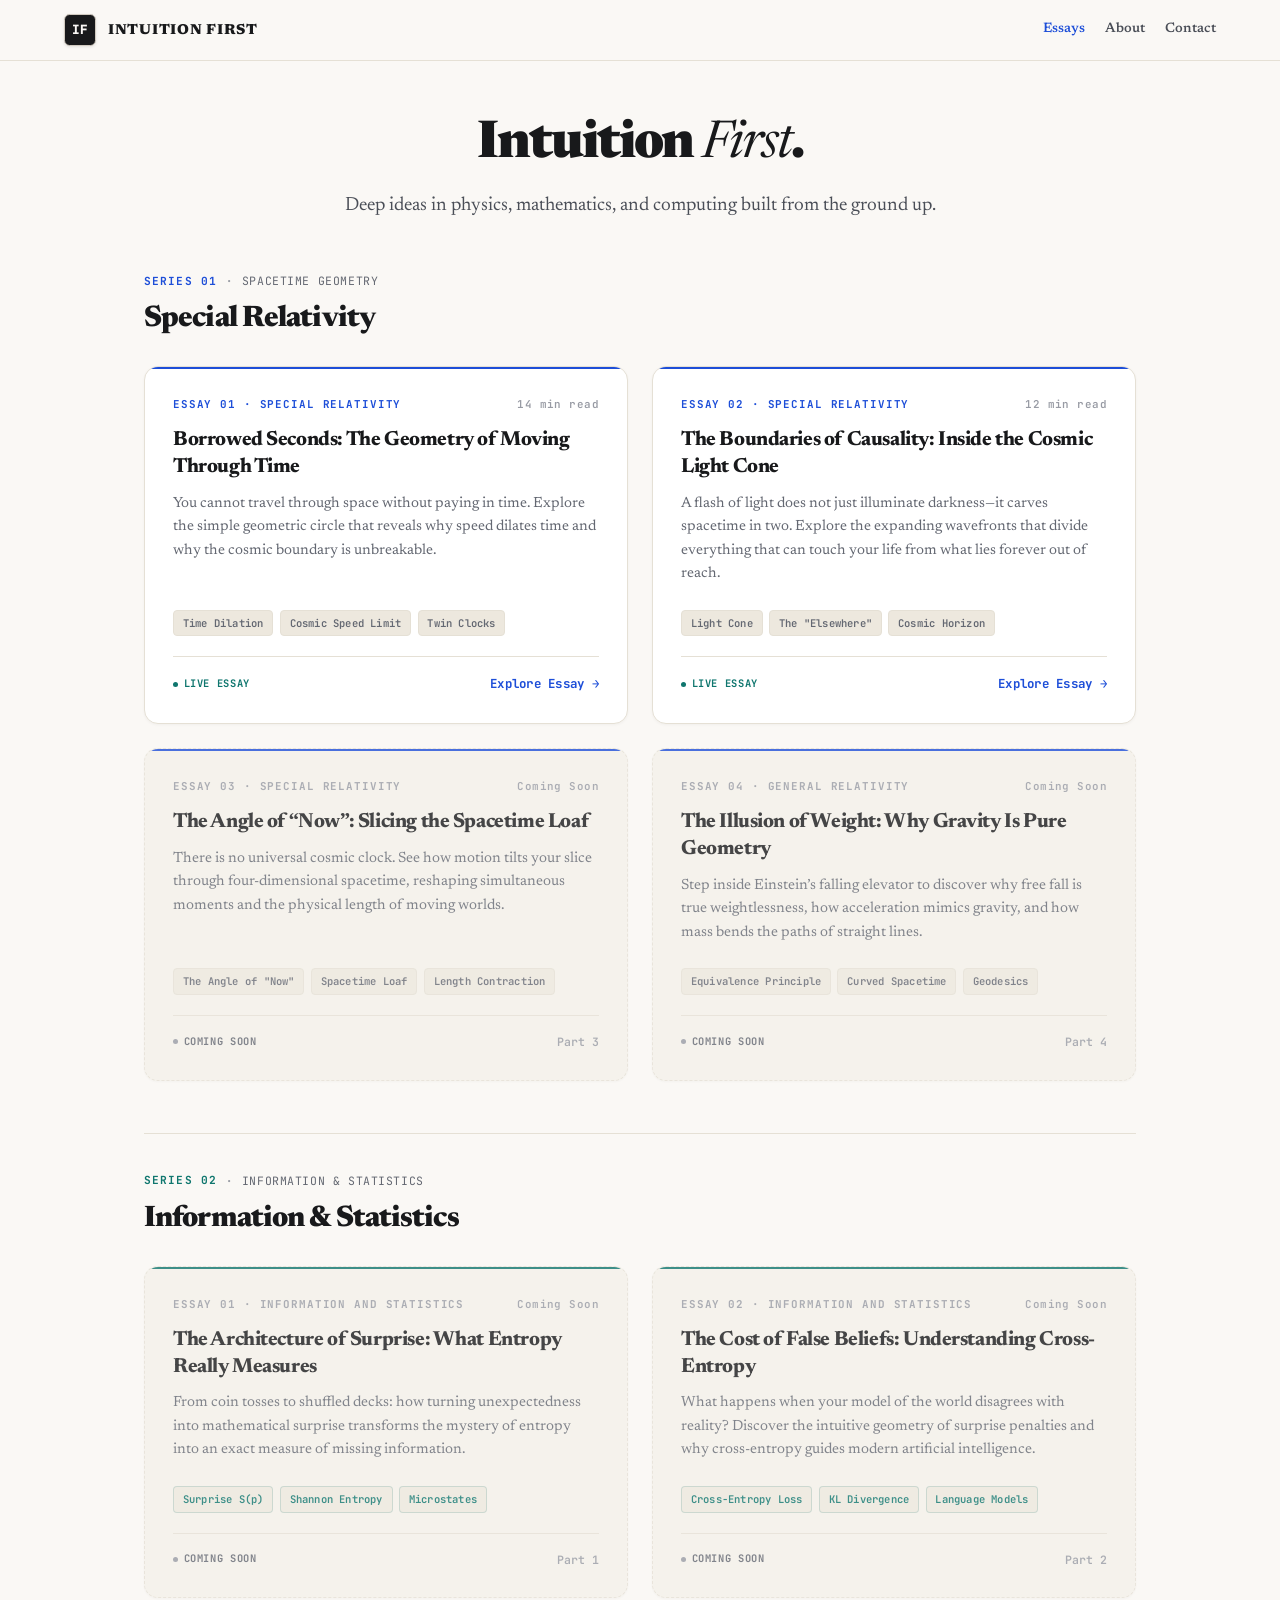
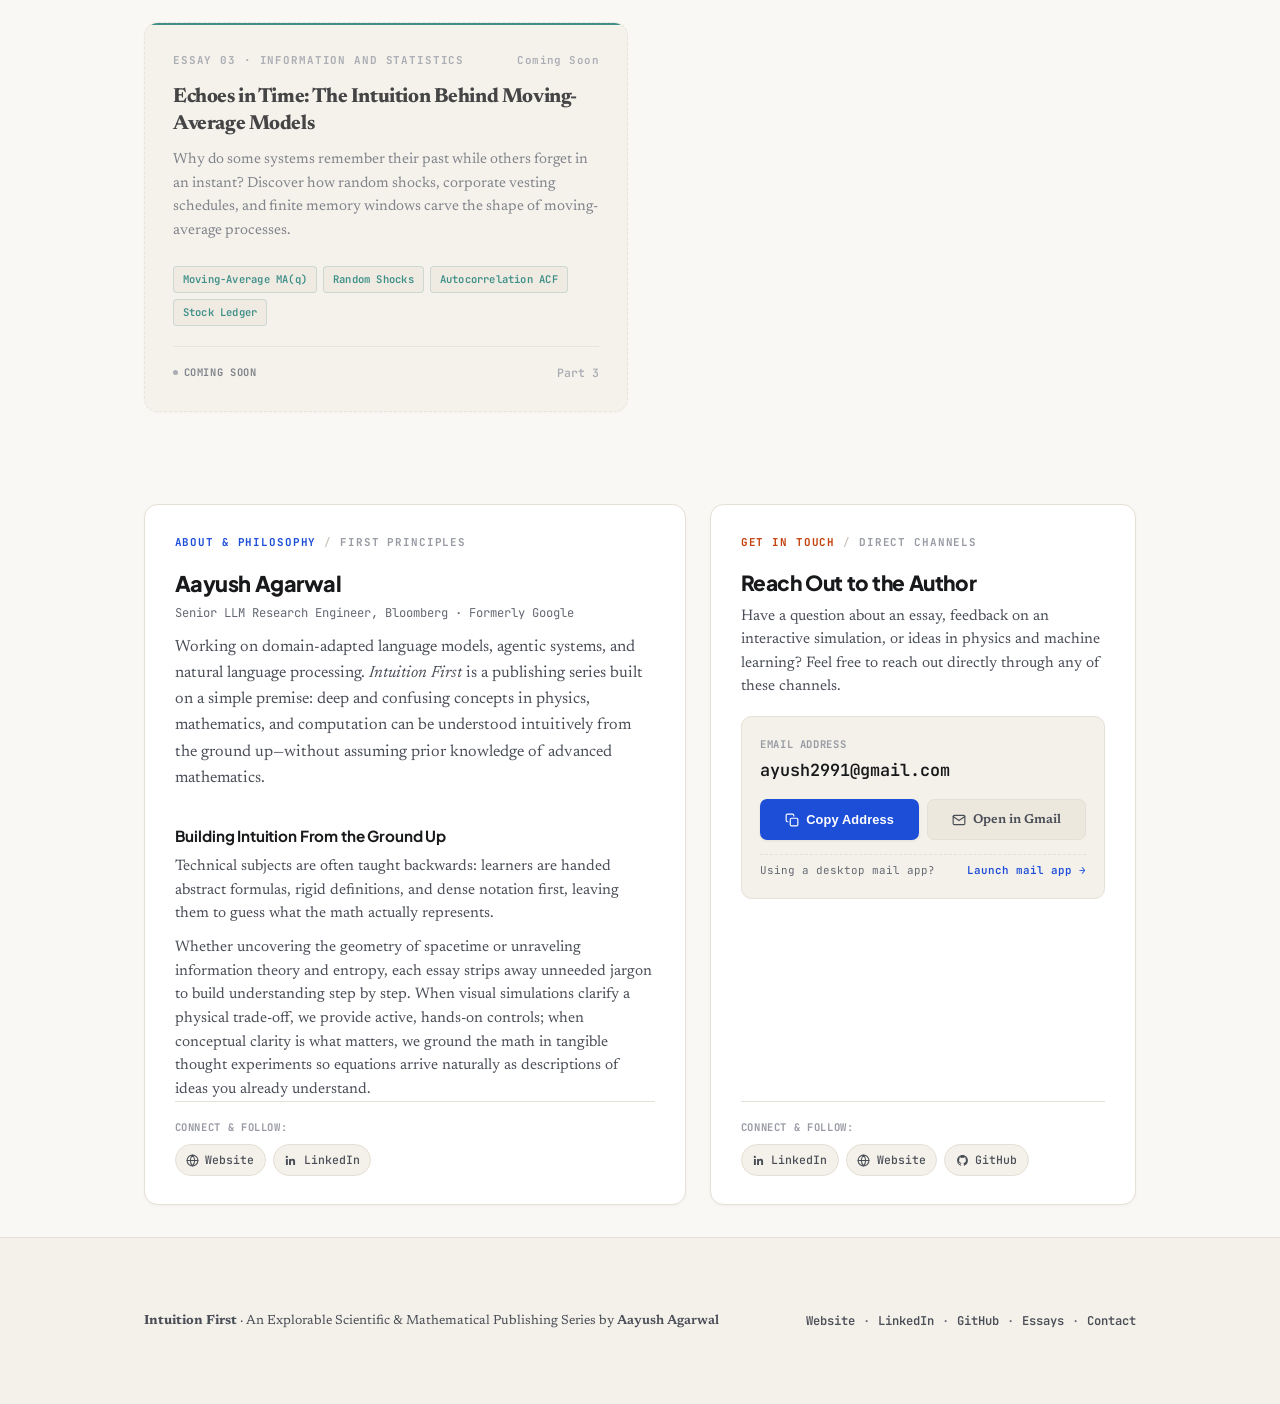
<file: index.html>
<!DOCTYPE html>
<html lang="en">

<head>
  <meta charset="UTF-8">
  <meta name="viewport" content="width=device-width, initial-scale=1.0">
  <title>Intuition First · Explorable Science & Mathematics</title>
  <link rel="stylesheet" href="css/style.css">
  <meta name="description"
    content="Physics, mathematics, and machine learning explained from the ground up using intuitive visual geometry and explorable interactive simulations.">
  <script>
    (function () {
      var isDark = window.matchMedia && window.matchMedia('(prefers-color-scheme: dark)').matches;
      document.documentElement.setAttribute('data-theme', isDark ? 'dark' : 'light');
    })();
  </script>
</head>

<body>
  <div class="reading-progress-bar" id="reading-progress"></div>

  <!-- Top Navigation -->
  <nav class="site-nav">
    <div class="site-nav-inner">
      <a href="index.html" class="brand-link">
        <div class="brand-badge">IF</div>
        <div>
          <span class="brand-title">INTUITION FIRST</span>
        </div>
      </a>
      <div class="nav-links">
        <a href="#series-index" class="active">Essays</a>
        <a href="#about">About</a>
        <a href="#contact">Contact</a>
      </div>
    </div>
  </nav>

  <!-- Editorial Hero Section -->
  <header class="hero-header">
    <h1 class="hero-title">
      Intuition <em>First</em>.
    </h1>
    <p class="hero-subtitle">
      Deep ideas in physics, mathematics, and computing built from the ground up.
    </p>
  </header>

  <!-- Series Directory Section -->
  <main id="series-index" class="wide-container series-section">

    <!-- SERIES 01: Special Relativity -->
    <section class="series-group series-theme-relativity">
      <div class="series-group-header">
        <div class="series-group-meta">
          <span class="series-group-tag">Series 01</span>
          <span style="color: var(--text-faint);">·</span>
          <span
            style="font-family: var(--font-mono); font-size: 0.72rem; color: var(--text-muted); text-transform: uppercase; letter-spacing: 0.05em;">Spacetime
            Geometry</span>
        </div>
        <h2 class="series-group-title">Special Relativity</h2>
      </div>

      <div class="series-grid">
        <!-- Post 1 Card -->
        <a href="posts/01-motion-and-time.html" class="series-card">
          <div>
            <div class="series-card-top">
              <span class="card-num">ESSAY 01 · SPECIAL RELATIVITY</span>
              <span class="card-time">14 min read</span>
            </div>
            <h3 class="card-title">Borrowed Seconds: The Geometry of Moving Through Time</h3>
            <p class="card-desc">
              You cannot travel through space without paying in time. Explore the simple geometric circle that reveals
              why speed dilates time and why the cosmic boundary is unbreakable.
            </p>
          </div>
          <div>
            <div class="card-tags">
              <span class="card-tag">Time Dilation</span>
              <span class="card-tag">Cosmic Speed Limit</span>
              <span class="card-tag">Twin Clocks</span>
            </div>
            <div class="card-meta">
              <span class="card-status-badge live">Live Essay</span>
              <span class="card-cta">Explore Essay →</span>
            </div>
          </div>
        </a>

        <!-- Post 2 Card -->
        <a href="posts/02-light-cone.html" class="series-card">
          <div>
            <div class="series-card-top">
              <span class="card-num">ESSAY 02 · SPECIAL RELATIVITY</span>
              <span class="card-time">12 min read</span>
            </div>
            <h3 class="card-title">The Boundaries of Causality: Inside the Cosmic Light Cone</h3>
            <p class="card-desc">
              A flash of light does not just illuminate darkness—it carves spacetime in two. Explore the expanding
              wavefronts that divide everything that can touch your life from what lies forever out of reach.
            </p>
          </div>
          <div>
            <div class="card-tags">
              <span class="card-tag">Light Cone</span>
              <span class="card-tag">The "Elsewhere"</span>
              <span class="card-tag">Cosmic Horizon</span>
            </div>
            <div class="card-meta">
              <span class="card-status-badge live">Live Essay</span>
              <span class="card-cta">Explore Essay →</span>
            </div>
          </div>
        </a>

        <!-- Post 3 Card (Coming Soon) -->
        <div class="series-card coming-soon">
          <div>
            <div class="series-card-top">
              <span class="card-num" style="color: var(--text-faint);">ESSAY 03 · SPECIAL RELATIVITY</span>
              <span class="card-time">Coming Soon</span>
            </div>
            <h3 class="card-title">The Angle of “Now”: Slicing the Spacetime Loaf</h3>
            <p class="card-desc">
              There is no universal cosmic clock. See how motion tilts your slice through four-dimensional spacetime,
              reshaping simultaneous moments and the physical length of moving worlds.
            </p>
          </div>
          <div>
            <div class="card-tags">
              <span class="card-tag">The Angle of "Now"</span>
              <span class="card-tag">Spacetime Loaf</span>
              <span class="card-tag">Length Contraction</span>
            </div>
            <div class="card-meta">
              <span class="card-status-badge soon">Coming Soon</span>
              <span style="font-family: var(--font-mono); font-size: 0.72rem; color: var(--text-faint);">Part 3</span>
            </div>
          </div>
        </div>

        <!-- Post 4 Card (Planned) -->
        <div class="series-card coming-soon">
          <div>
            <div class="series-card-top">
              <span class="card-num" style="color: var(--text-faint);">ESSAY 04 · GENERAL RELATIVITY</span>
              <span class="card-time">Coming Soon</span>
            </div>
            <h3 class="card-title">The Illusion of Weight: Why Gravity Is Pure Geometry</h3>
            <p class="card-desc">
              Step inside Einstein’s falling elevator to discover why free fall is true weightlessness, how
              acceleration mimics gravity, and how mass bends the paths of straight lines.
            </p>
          </div>
          <div>
            <div class="card-tags">
              <span class="card-tag">Equivalence Principle</span>
              <span class="card-tag">Curved Spacetime</span>
              <span class="card-tag">Geodesics</span>
            </div>
            <div class="card-meta">
              <span class="card-status-badge soon">Coming Soon</span>
              <span style="font-family: var(--font-mono); font-size: 0.72rem; color: var(--text-faint);">Part 4</span>
            </div>
          </div>
        </div>
      </div>
    </section>

    <!-- SERIES 02: Information and Statistics -->
    <section class="series-group series-theme-entropy">
      <div class="series-group-header">
        <div class="series-group-meta">
          <span class="series-group-tag">Series 02</span>
          <span style="color: var(--text-faint);">·</span>
          <span
            style="font-family: var(--font-mono); font-size: 0.72rem; color: var(--text-muted); text-transform: uppercase; letter-spacing: 0.05em;">Information
            &amp; Statistics</span>
        </div>
        <h2 class="series-group-title">Information &amp; Statistics</h2>
      </div>

      <div class="series-grid">
        <!-- Entropy Essay 01 Card (Coming Soon) -->
        <div class="series-card coming-soon">
          <div>
            <div class="series-card-top">
              <span class="card-num" style="color: var(--text-faint);">ESSAY 01 · INFORMATION AND STATISTICS</span>
              <span class="card-time">Coming Soon</span>
            </div>
            <h3 class="card-title">The Architecture of Surprise: What Entropy Really Measures</h3>
            <p class="card-desc">
              From coin tosses to shuffled decks: how turning unexpectedness into mathematical surprise transforms the
              mystery of entropy into an exact measure of missing information.
            </p>
          </div>
          <div>
            <div class="card-tags">
              <span class="card-tag accent-entropy">Surprise S(p)</span>
              <span class="card-tag accent-entropy">Shannon Entropy</span>
              <span class="card-tag accent-entropy">Microstates</span>
            </div>
            <div class="card-meta">
              <span class="card-status-badge soon">Coming Soon</span>
              <span style="font-family: var(--font-mono); font-size: 0.72rem; color: var(--text-faint);">Part 1</span>
            </div>
          </div>
        </div>

        <!-- Entropy Essay 02 Card (Coming Soon) -->
        <div class="series-card coming-soon">
          <div>
            <div class="series-card-top">
              <span class="card-num" style="color: var(--text-faint);">ESSAY 02 · INFORMATION AND STATISTICS</span>
              <span class="card-time">Coming Soon</span>
            </div>
            <h3 class="card-title">The Cost of False Beliefs: Understanding Cross-Entropy</h3>
            <p class="card-desc">
              What happens when your model of the world disagrees with reality? Discover the intuitive geometry of
              surprise penalties and why cross-entropy guides modern artificial intelligence.
            </p>
          </div>
          <div>
            <div class="card-tags">
              <span class="card-tag accent-entropy">Cross-Entropy Loss</span>
              <span class="card-tag accent-entropy">KL Divergence</span>
              <span class="card-tag accent-entropy">Language Models</span>
            </div>
            <div class="card-meta">
              <span class="card-status-badge soon">Coming Soon</span>
              <span style="font-family: var(--font-mono); font-size: 0.72rem; color: var(--text-faint);">Part 2</span>
            </div>
          </div>
        </div>

        <!-- Moving Average Essay 03 Card (Coming Soon) -->
        <div class="series-card coming-soon">
          <div>
            <div class="series-card-top">
              <span class="card-num" style="color: var(--text-faint);">ESSAY 03 · INFORMATION AND STATISTICS</span>
              <span class="card-time">Coming Soon</span>
            </div>
            <h3 class="card-title">Echoes in Time: The Intuition Behind Moving-Average Models</h3>
            <p class="card-desc">
              Why do some systems remember their past while others forget in an instant? Discover how random shocks,
              corporate vesting schedules, and finite memory windows carve the shape of moving-average processes.
            </p>
          </div>
          <div>
            <div class="card-tags">
              <span class="card-tag accent-entropy">Moving-Average MA(q)</span>
              <span class="card-tag accent-entropy">Random Shocks</span>
              <span class="card-tag accent-entropy">Autocorrelation ACF</span>
              <span class="card-tag accent-entropy">Stock Ledger</span>
            </div>
            <div class="card-meta">
              <span class="card-status-badge soon">Coming Soon</span>
              <span style="font-family: var(--font-mono); font-size: 0.72rem; color: var(--text-faint);">Part 3</span>
            </div>
          </div>
        </div>
      </div>
    </section>

  </main>

  <!-- Author, Philosophy & Contact Hub -->
  <section id="about" class="wide-container bottom-hub-section">
    <div class="bottom-hub-grid">
      <!-- Column 1: About the Author & Philosophy -->
      <div class="bottom-card about-card">
        <div class="bottom-card-header">
          <span class="bottom-card-tag">About &amp; Philosophy</span>
          <span class="bottom-card-divider">/</span>
          <span class="bottom-card-subtag">First Principles</span>
        </div>

        <div class="author-profile">
          <h3 class="author-name">Aayush Agarwal</h3>
          <p class="author-role">Senior LLM Research Engineer, Bloomberg · Formerly Google</p>
          <p class="author-bio">
            Working on domain-adapted language models, agentic systems, and natural language processing. <em>Intuition First</em> is a publishing series built on a simple premise: deep and confusing concepts in physics, mathematics, and computation can be understood intuitively from the ground up—without assuming prior knowledge of advanced mathematics.
          </p>
        </div>

        <div class="philosophy-content">
          <h4 class="philosophy-heading">Building Intuition From the Ground Up</h4>
          <p>
            Technical subjects are often taught backwards: learners are handed abstract formulas, rigid definitions, and dense notation first, leaving them to guess what the math actually represents.
          </p>
          <p>
            Whether uncovering the geometry of spacetime or unraveling information theory and entropy, each essay strips away unneeded jargon to build understanding step by step. When visual simulations clarify a physical trade-off, we provide active, hands-on controls; when conceptual clarity is what matters, we ground the math in tangible thought experiments so equations arrive naturally as descriptions of ideas you already understand.
          </p>
        </div>

        <!-- Links & Socials Deck -->
        <div class="author-socials-deck">
          <span class="socials-label">Connect &amp; Follow:</span>
          <div class="social-chips">
            <a href="https://ayush2991.github.io/" target="_blank" rel="noopener" class="social-chip" title="Personal Website">
              <svg class="social-chip-icon" viewBox="0 0 24 24" fill="none" stroke="currentColor" stroke-width="2" stroke-linecap="round" stroke-linejoin="round" aria-hidden="true"><circle cx="12" cy="12" r="10"></circle><line x1="2" y1="12" x2="22" y2="12"></line><path d="M12 2a15.3 15.3 0 0 1 4 10 15.3 15.3 0 0 1-4 10 15.3 15.3 0 0 1-4-10 15.3 15.3 0 0 1 4-10z"></path></svg>
              <span>Website</span>
            </a>
            <a href="https://linkedin.com/in/ayush2991" target="_blank" rel="noopener" class="social-chip" title="LinkedIn Profile">
              <svg class="social-chip-icon" viewBox="0 0 24 24" fill="currentColor" aria-hidden="true"><path d="M20.45 20.45h-3.56v-5.57c0-1.33-.02-3.04-1.85-3.04-1.86 0-2.15 1.45-2.15 2.94v5.67H9.33V9h3.41v1.56h.05c.48-.9 1.64-1.85 3.37-1.85 3.6 0 4.27 2.37 4.27 5.46v6.28ZM5.34 7.43a2.07 2.07 0 1 1 0-4.13 2.07 2.07 0 0 1 0 4.13ZM7.12 20.45H3.56V9h3.56v11.45Z"></path></svg>
              <span>LinkedIn</span>
            </a>
          </div>
        </div>
      </div>

      <!-- Column 2: Reach Out & Connect -->
      <div id="contact" class="bottom-card contact-card">
        <div class="bottom-card-header">
          <span class="bottom-card-tag" style="color: var(--color-space);">Get In Touch</span>
          <span class="bottom-card-divider">/</span>
          <span class="bottom-card-subtag">Direct Channels</span>
        </div>

        <h3 class="contact-title">Reach Out to the Author</h3>
        <p class="contact-desc">
          Have a question about an essay, feedback on an interactive simulation, or ideas in physics and machine learning? Feel free to reach out directly through any of these channels.
        </p>

        <!-- Direct Email Action Box -->
        <div class="contact-email-box">
          <div class="contact-email-header">
            <span class="contact-email-label">Email Address</span>
            <span class="contact-email-address">ayush2991@gmail.com</span>
          </div>

          <div class="contact-email-actions">
            <button type="button" class="btn-primary contact-action-btn" id="btn-copy-email" onclick="copyContactEmail()" title="Copy email address to clipboard">
              <svg class="btn-icon" viewBox="0 0 24 24" fill="none" stroke="currentColor" stroke-width="2" stroke-linecap="round" stroke-linejoin="round" aria-hidden="true"><rect x="9" y="9" width="13" height="13" rx="2" ry="2"></rect><path d="M5 15H4a2 2 0 0 1-2-2V4a2 2 0 0 1 2-2h9a2 2 0 0 1 2 2v1"></path></svg>
              <span id="copy-email-text">Copy Address</span>
            </button>
            <a href="https://mail.google.com/mail/?view=cm&fs=1&to=ayush2991@gmail.com&su=Note%20on%20Intuition%20First" target="_blank" rel="noopener" class="btn-secondary contact-action-btn" title="Compose note directly in web Gmail">
              <svg class="btn-icon" viewBox="0 0 24 24" fill="none" stroke="currentColor" stroke-width="2" stroke-linecap="round" stroke-linejoin="round" aria-hidden="true"><path d="M4 4h16c1.1 0 2 .9 2 2v12c0 1.1-.9 2-2 2H4c-1.1 0-2-.9-2-2V6c0-1.1.9-2 2-2z"></path><polyline points="22,6 12,13 2,6"></polyline></svg>
              <span>Open in Gmail</span>
            </a>
          </div>

          <div class="contact-client-hint">
            <span>Using a desktop mail app?</span>
            <a href="mailto:ayush2991@gmail.com?subject=Note%20on%20Intuition%20First" class="contact-mailto-link">Launch mail app &rarr;</a>
          </div>
        </div>

        <!-- Social & Professional Channels Deck -->
        <div class="contact-channels-deck">
          <span class="socials-label">Connect &amp; Follow:</span>
          <div class="social-chips">
            <a href="https://linkedin.com/in/ayush2991" target="_blank" rel="noopener" class="social-chip" title="LinkedIn Profile">
              <svg class="social-chip-icon" viewBox="0 0 24 24" fill="currentColor" aria-hidden="true"><path d="M20.45 20.45h-3.56v-5.57c0-1.33-.02-3.04-1.85-3.04-1.86 0-2.15 1.45-2.15 2.94v5.67H9.33V9h3.41v1.56h.05c.48-.9 1.64-1.85 3.37-1.85 3.6 0 4.27 2.37 4.27 5.46v6.28ZM5.34 7.43a2.07 2.07 0 1 1 0-4.13 2.07 2.07 0 0 1 0 4.13ZM7.12 20.45H3.56V9h3.56v11.45Z"></path></svg>
              <span>LinkedIn</span>
            </a>
            <a href="https://ayush2991.github.io/" target="_blank" rel="noopener" class="social-chip" title="Personal Website">
              <svg class="social-chip-icon" viewBox="0 0 24 24" fill="none" stroke="currentColor" stroke-width="2" stroke-linecap="round" stroke-linejoin="round" aria-hidden="true"><circle cx="12" cy="12" r="10"></circle><line x1="2" y1="12" x2="22" y2="12"></line><path d="M12 2a15.3 15.3 0 0 1 4 10 15.3 15.3 0 0 1-4 10 15.3 15.3 0 0 1-4-10 15.3 15.3 0 0 1 4-10z"></path></svg>
              <span>Website</span>
            </a>
            <a href="https://github.com/ayush2991" target="_blank" rel="noopener" class="social-chip" title="GitHub Profile">
              <svg class="social-chip-icon" viewBox="0 0 24 24" fill="currentColor" aria-hidden="true"><path fill-rule="evenodd" clip-rule="evenodd" d="M12 2C6.477 2 2 6.484 2 12.017c0 4.425 2.865 8.18 6.839 9.504.5.092.682-.217.682-.483 0-.237-.008-.868-.013-1.703-2.782.605-3.369-1.343-3.369-1.343-.454-1.158-1.11-1.466-1.11-1.466-.908-.62.069-.608.069-.608 1.003.07 1.53 1.032 1.53 1.032.892 1.53 2.341 1.088 2.91.832.092-.647.35-1.088.636-1.338-2.22-.253-4.555-1.113-4.555-4.951 0-1.093.39-1.988 1.029-2.688-.103-.253-.446-1.272.098-2.65 0 0 .84-.27 2.75 1.026A9.564 9.564 0 0112 6.844c.85.004 1.705.115 2.504.337 1.909-1.296 2.747-1.027 2.747-1.027.546 1.379.202 2.398.1 2.651.64.7 1.028 1.595 1.028 2.688 0 3.848-2.339 4.695-4.566 4.943.359.309.678.92.678 1.855 0 1.338-.012 2.419-.012 2.747 0 .268.18.58.688.482A10.019 10.019 0 0022 12.017C22 6.484 17.522 2 12 2z"></path></svg>
              <span>GitHub</span>
            </a>
          </div>
        </div>
      </div>
    </div>
  </section>

  <!-- Compact Colophon Footer -->
  <footer class="site-footer">
    <div class="wide-container footer-inner">
      <div class="footer-meta">
        <strong>Intuition First</strong> · An Explorable Scientific &amp; Mathematical Publishing Series by <a href="https://ayush2991.github.io/" target="_blank" rel="noopener">Aayush Agarwal</a>
      </div>
      <div class="footer-links">
        <a href="https://ayush2991.github.io/" target="_blank" rel="noopener">Website</a>
        <span>·</span>
        <a href="https://linkedin.com/in/ayush2991" target="_blank" rel="noopener">LinkedIn</a>
        <span>·</span>
        <a href="https://github.com/ayush2991" target="_blank" rel="noopener">GitHub</a>
        <span>·</span>
        <a href="#series-index">Essays</a>
        <span>·</span>
        <a href="#contact">Contact</a>
      </div>
    </div>
  </footer>

  <!-- Universal Client-Side Script (100% Static & file:// compatible) -->
  <script src="js/core.js"></script>

  <!-- Client-side Contact Script -->
  <script>
    function copyContactEmail() {
      var email = 'ayush2991@gmail.com';
      var btnText = document.getElementById('copy-email-text');
      var handleDone = function () {
        if (btnText) {
          btnText.textContent = 'Copied!';
          setTimeout(function () { btnText.textContent = 'Copy Address'; }, 2000);
        }
      };
      if (navigator.clipboard && navigator.clipboard.writeText) {
        navigator.clipboard.writeText(email).then(handleDone).catch(function () {
          fallbackCopy(email, handleDone);
        });
      } else {
        fallbackCopy(email, handleDone);
      }
    }

    function fallbackCopy(text, cb) {
      var temp = document.createElement('input');
      temp.value = text;
      document.body.appendChild(temp);
      temp.select();
      try { document.execCommand('copy'); } catch (err) {}
      document.body.removeChild(temp);
      if (cb) cb();
    }
  </script>

</body>

</html>
</file>
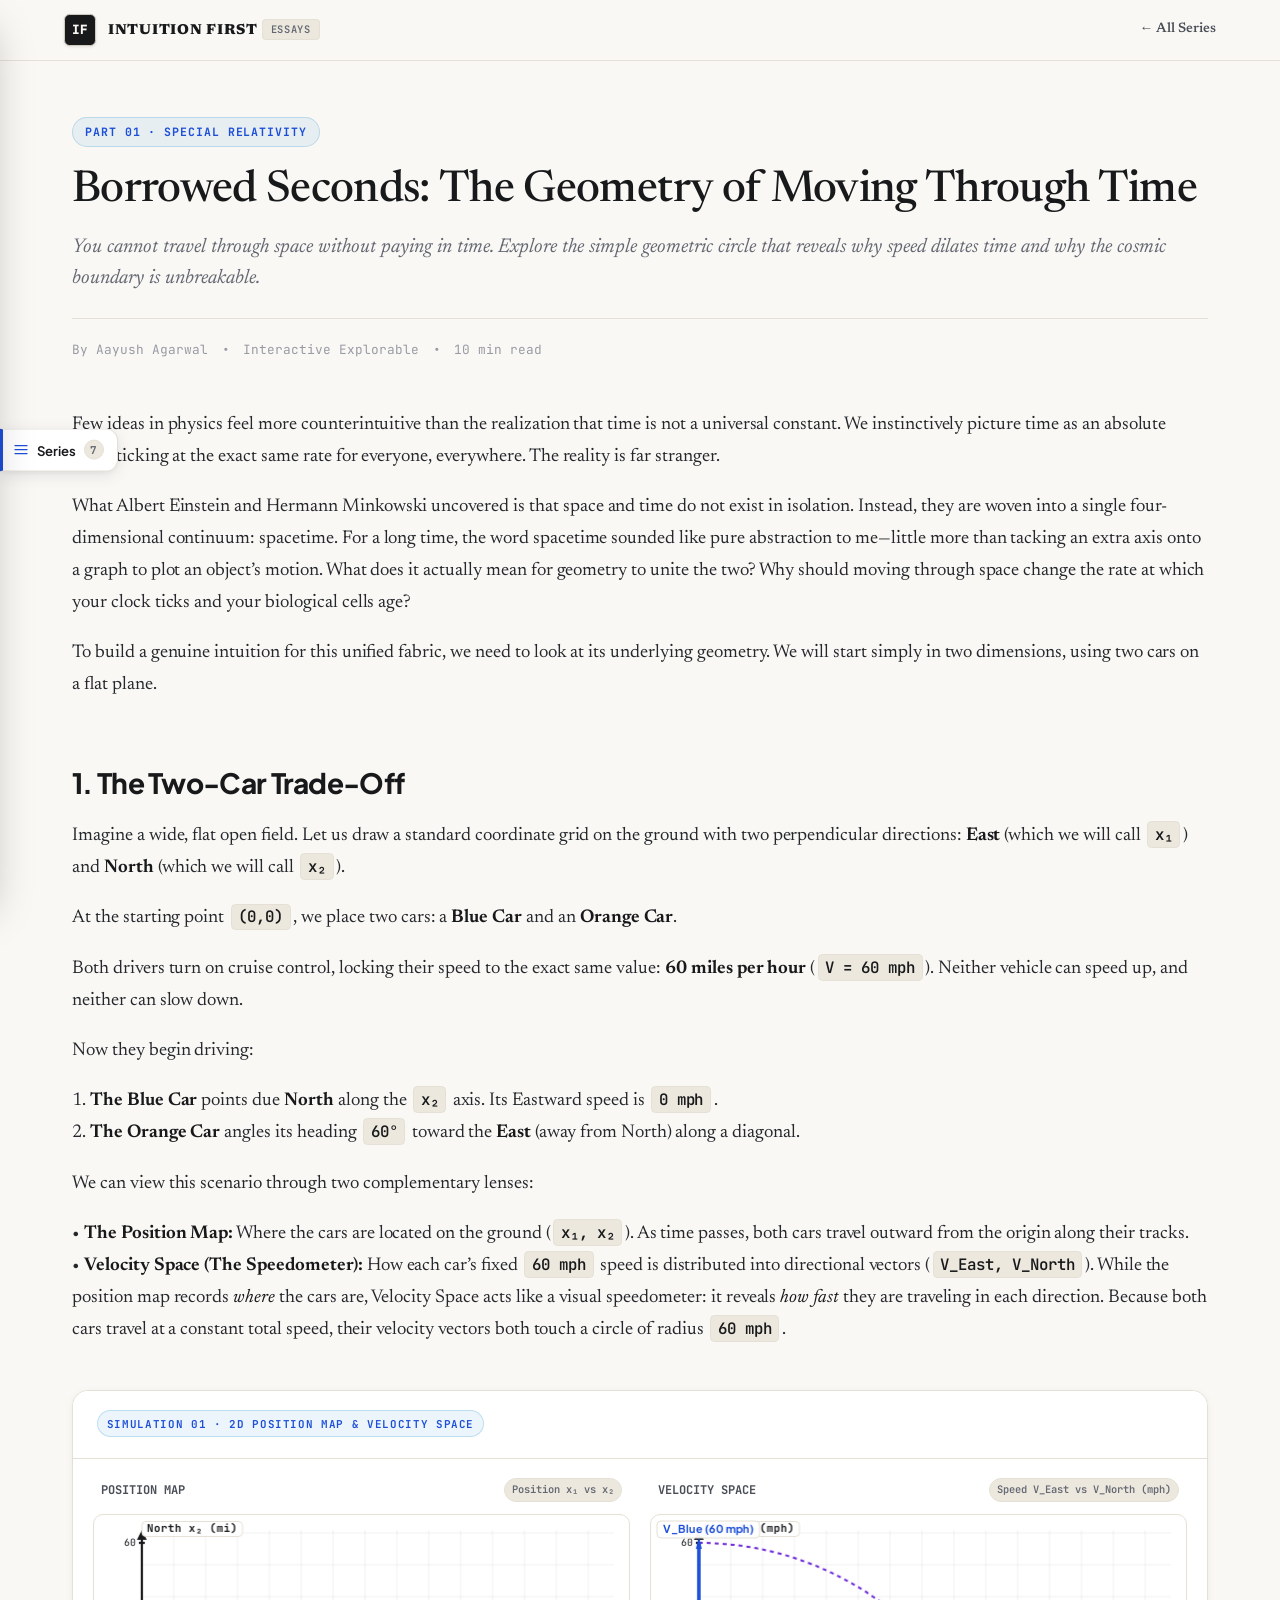
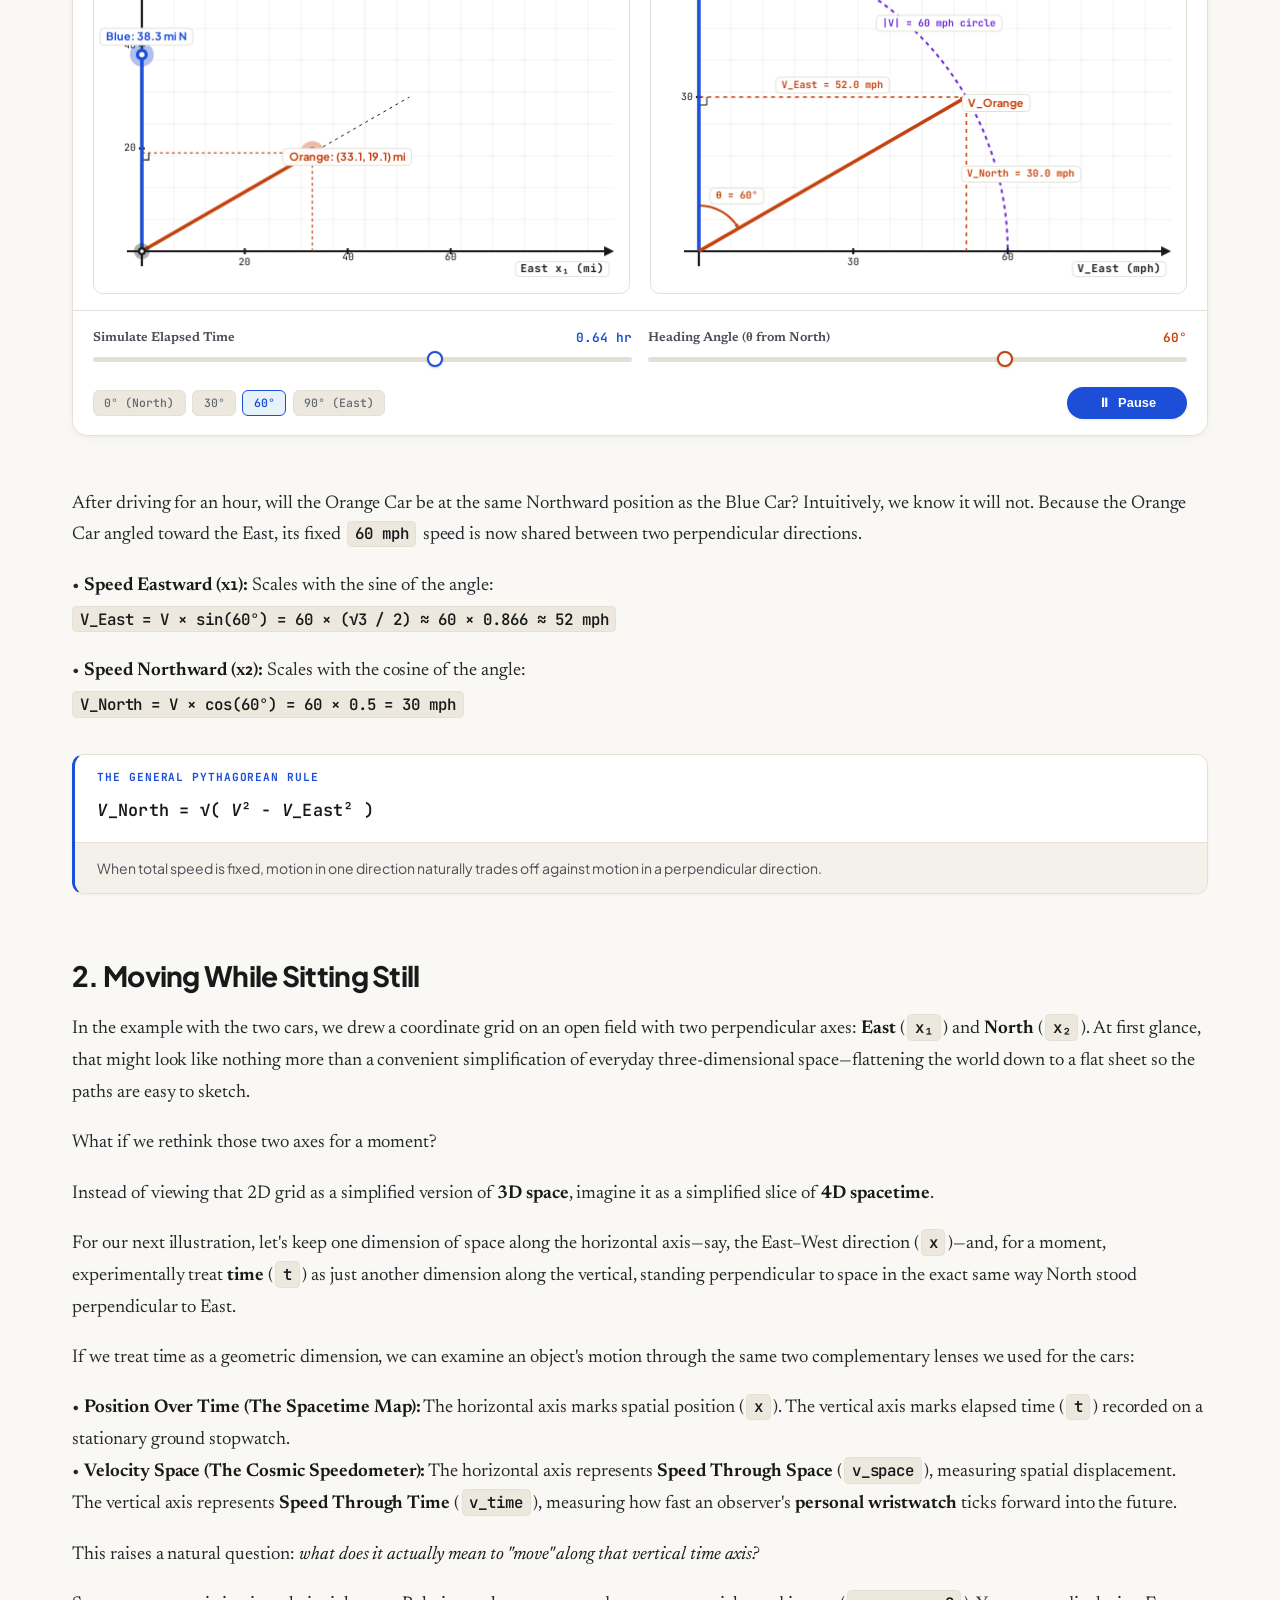
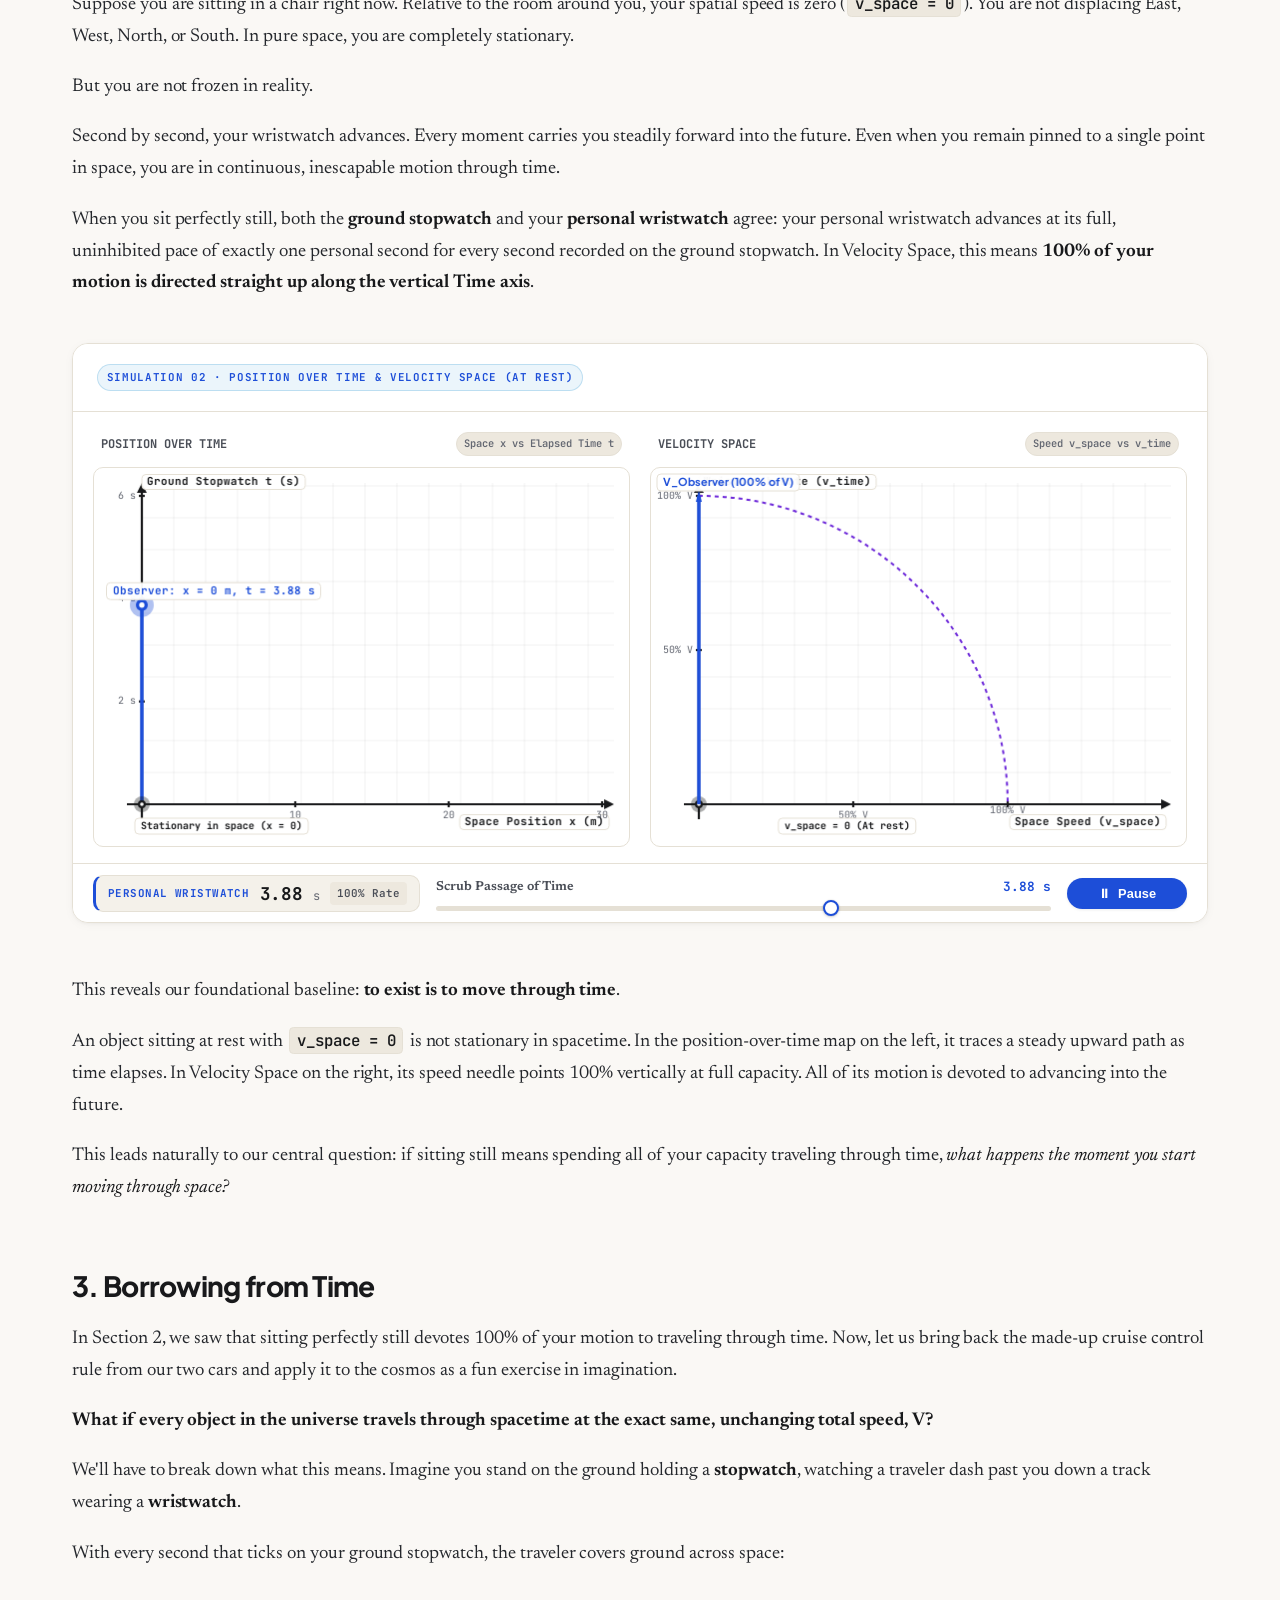
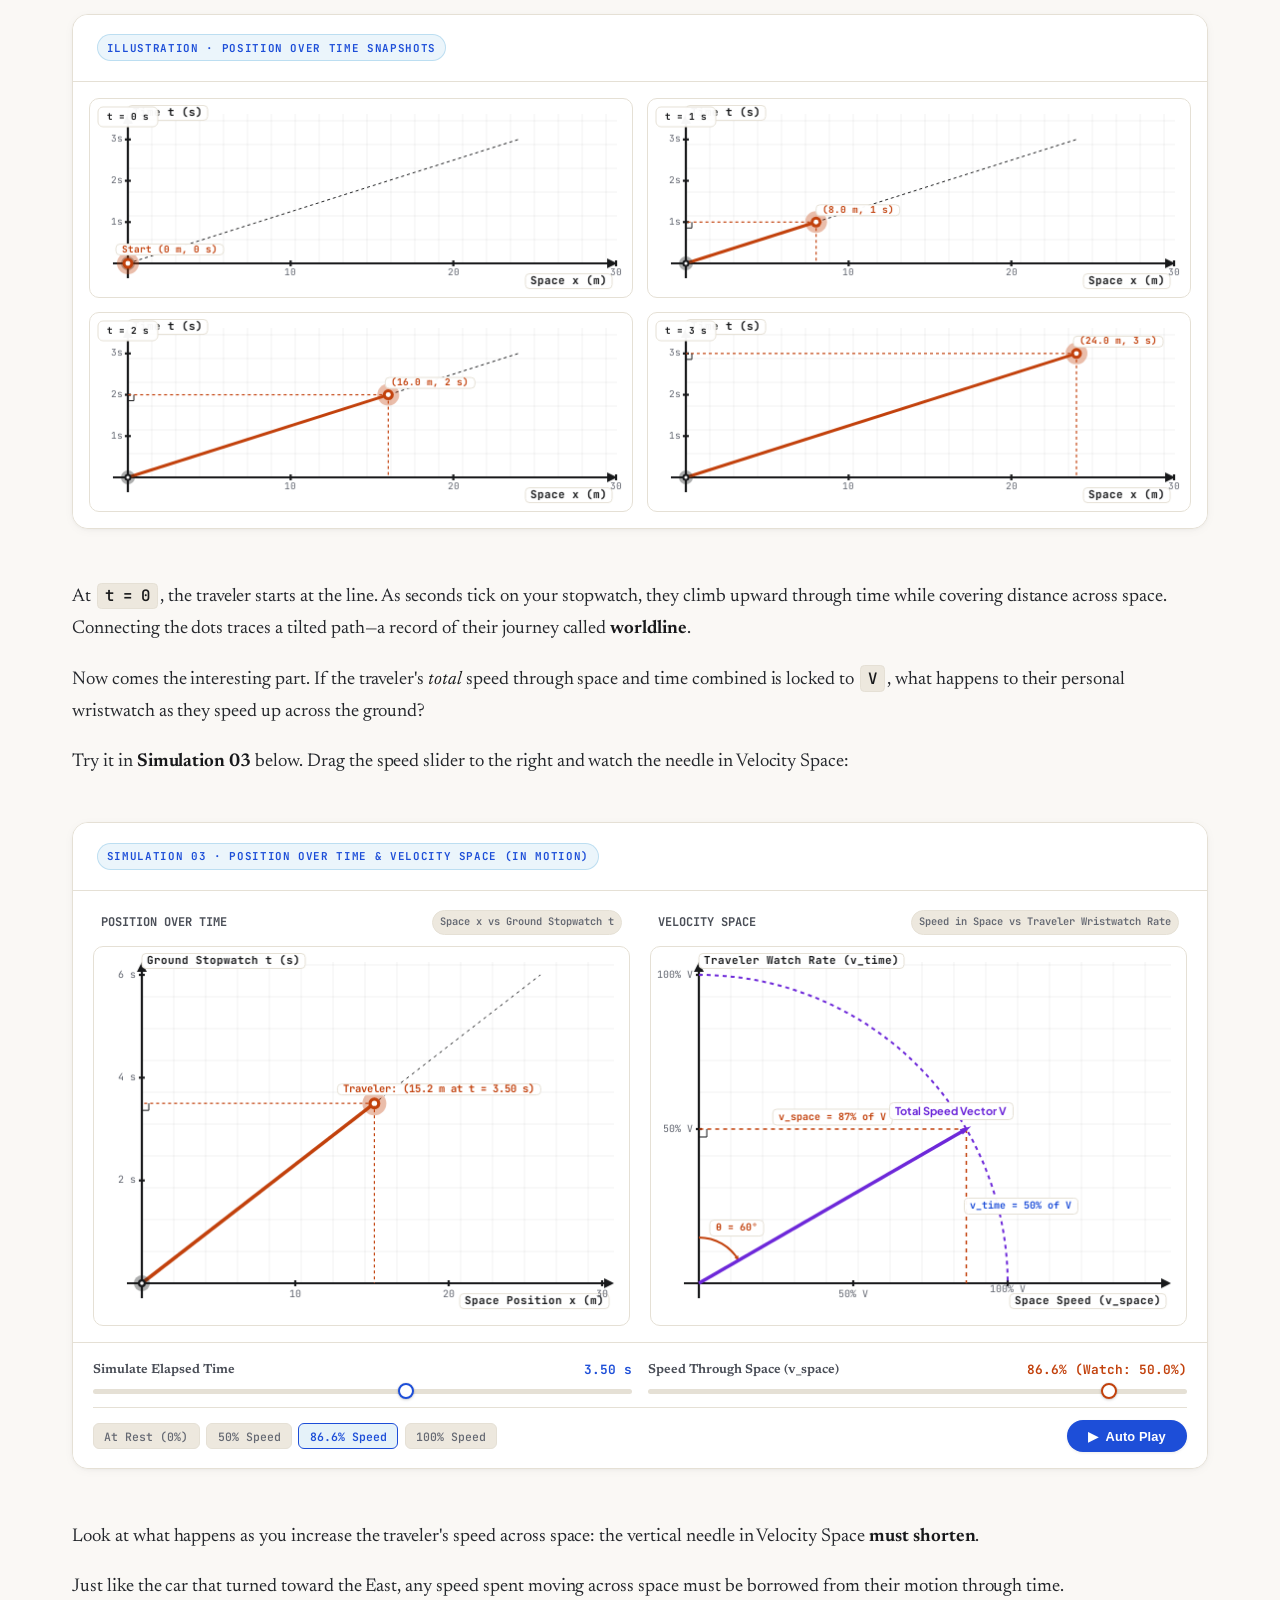
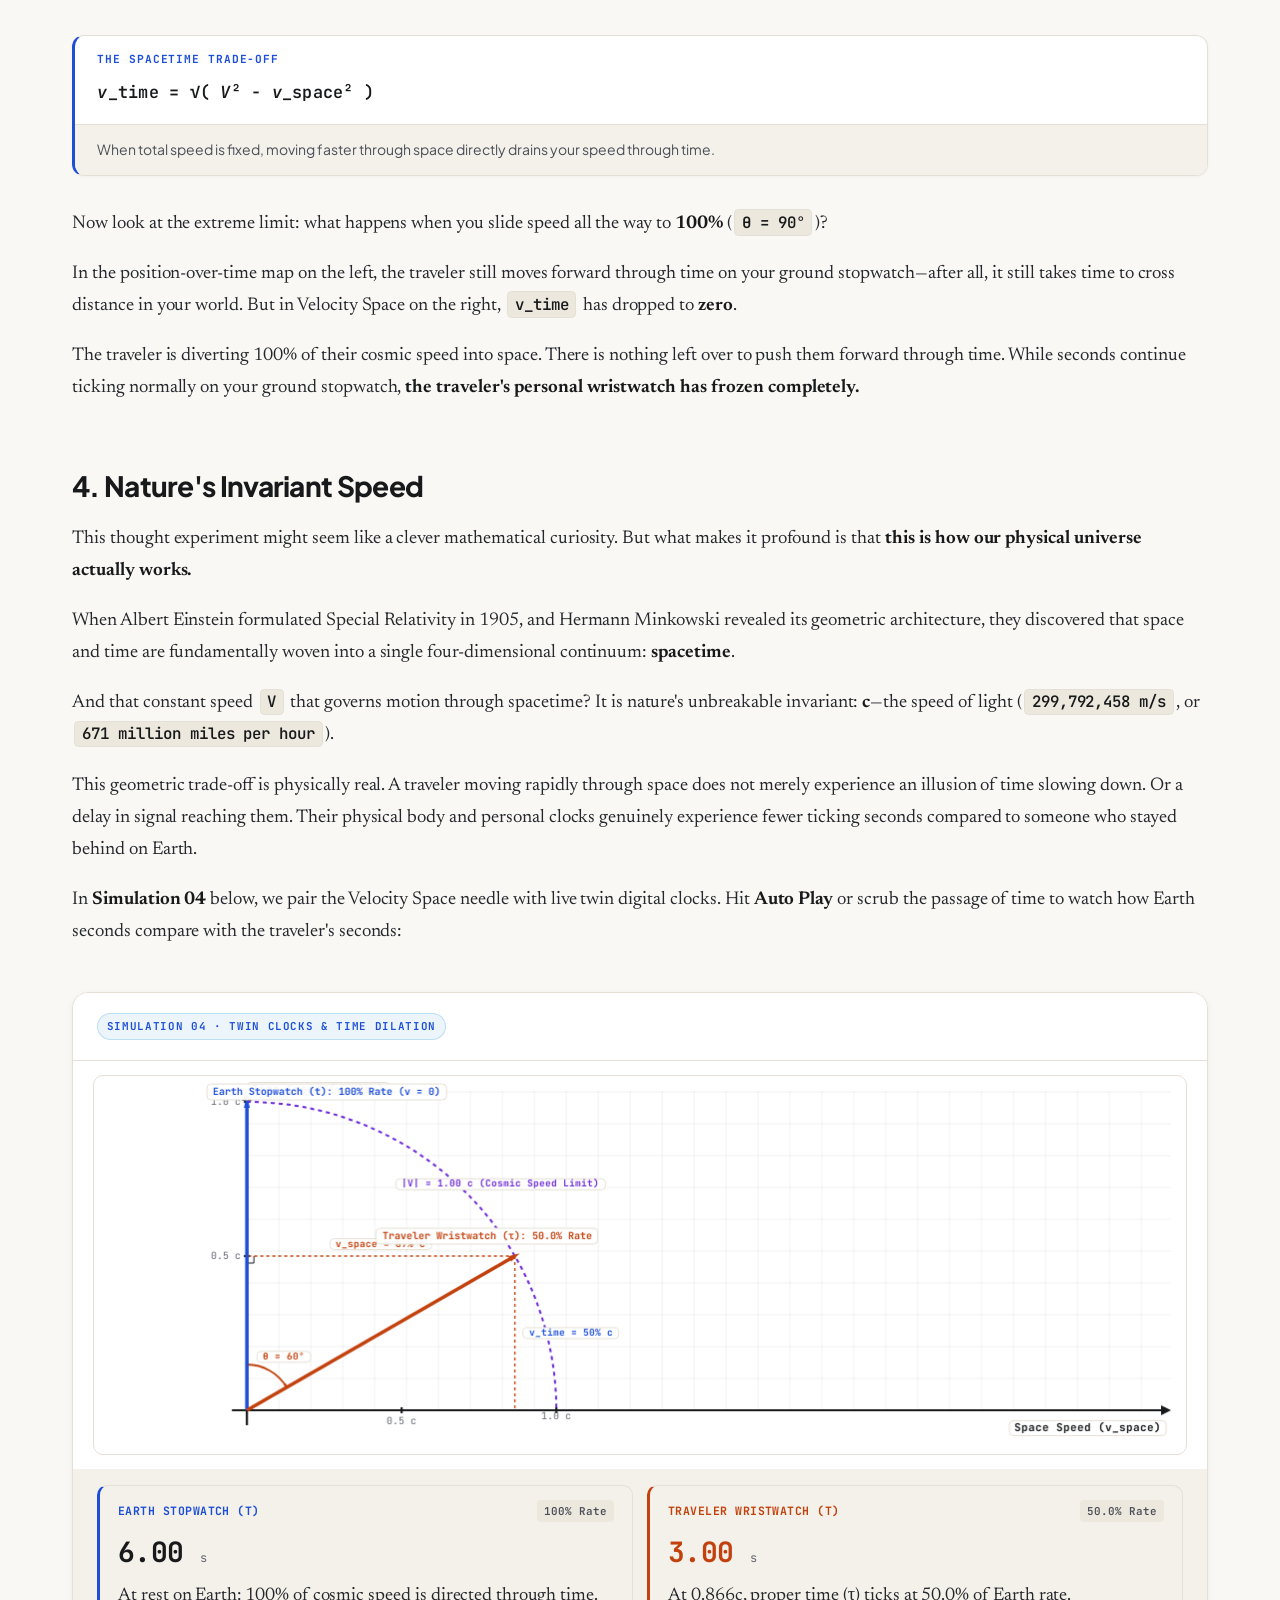
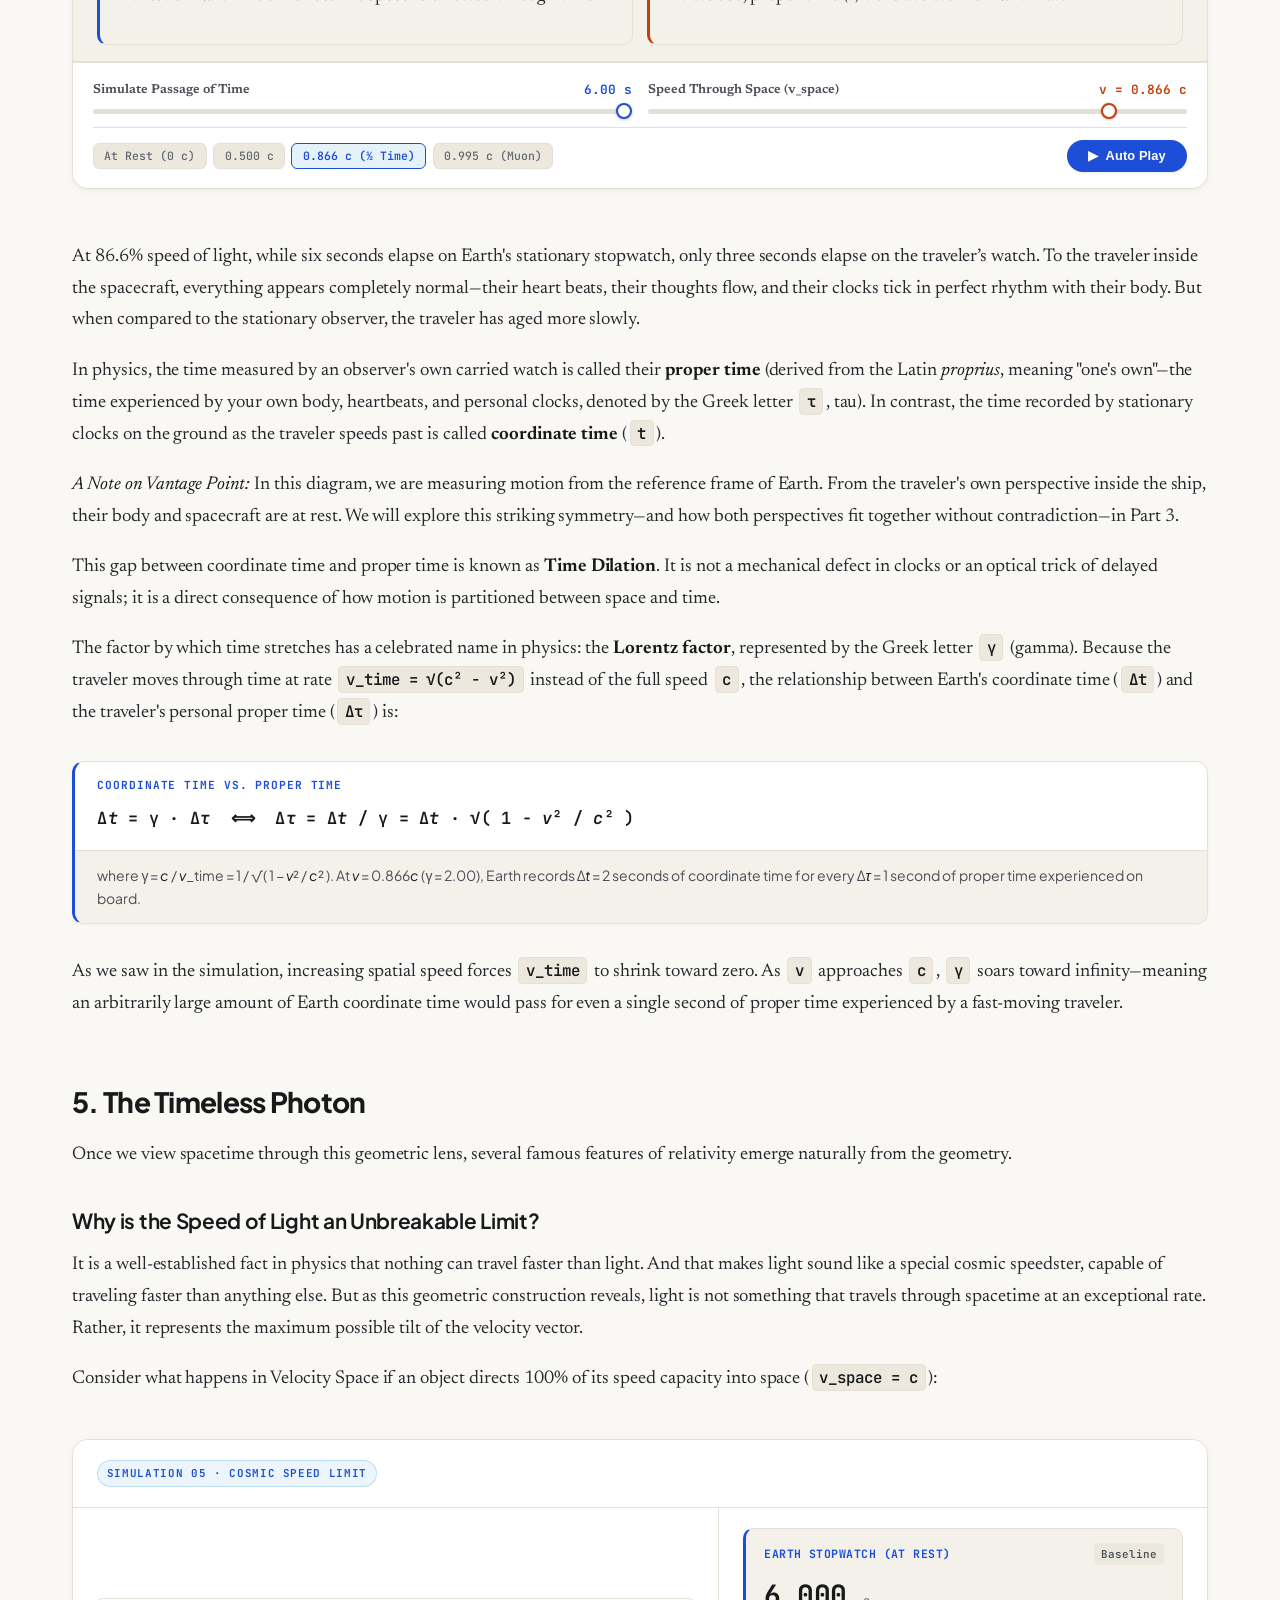
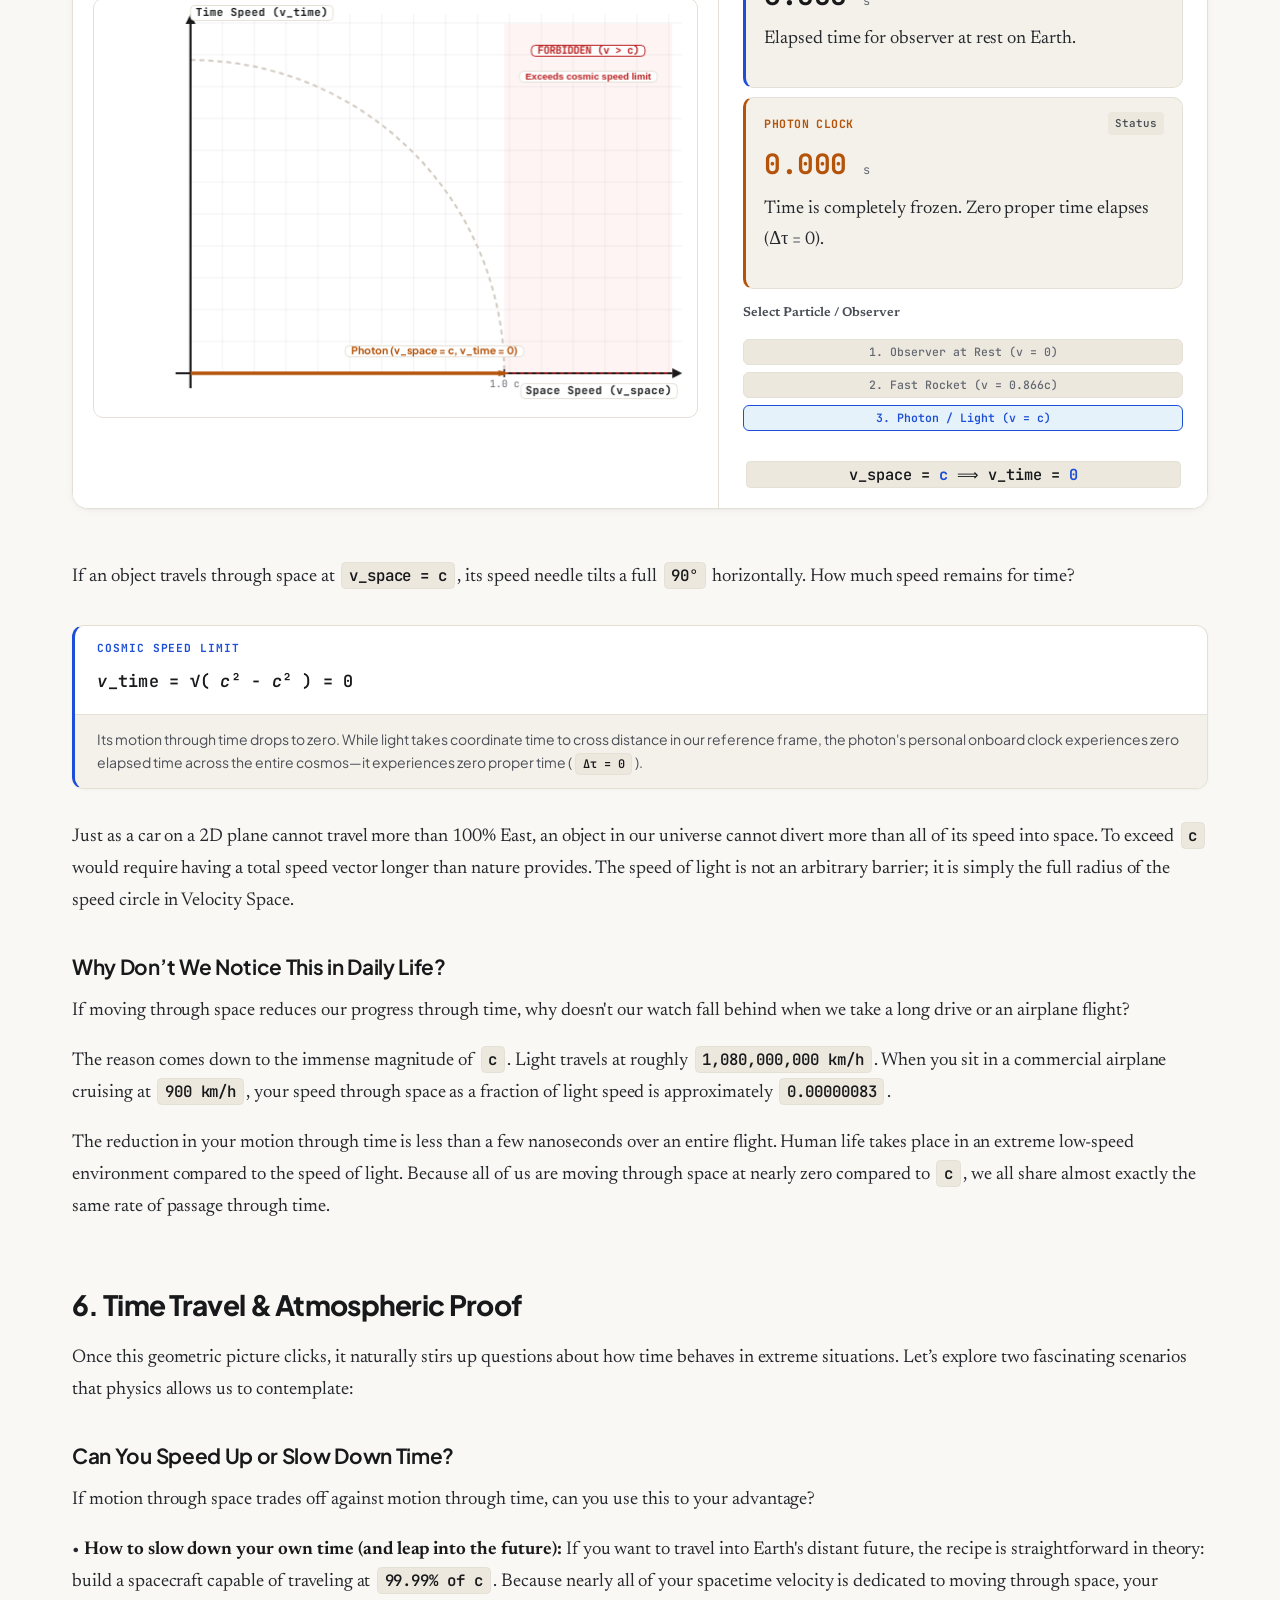
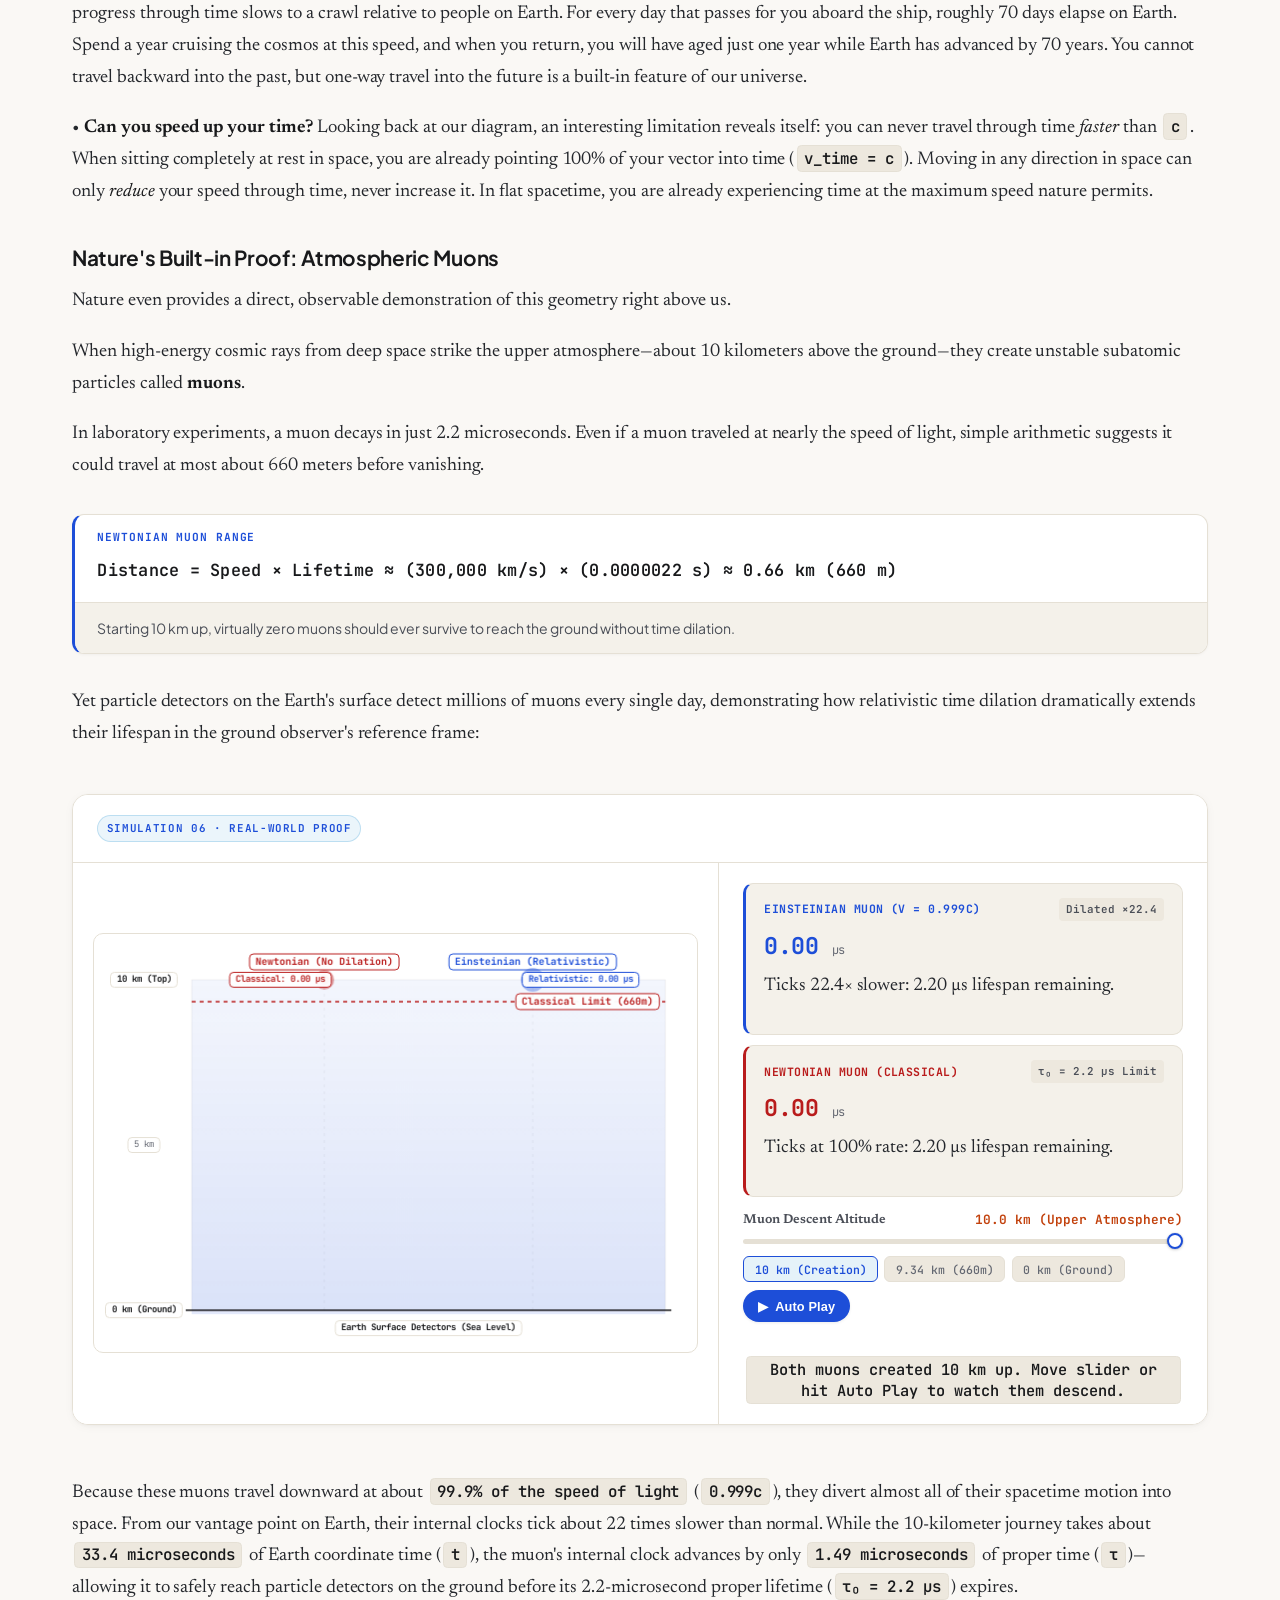
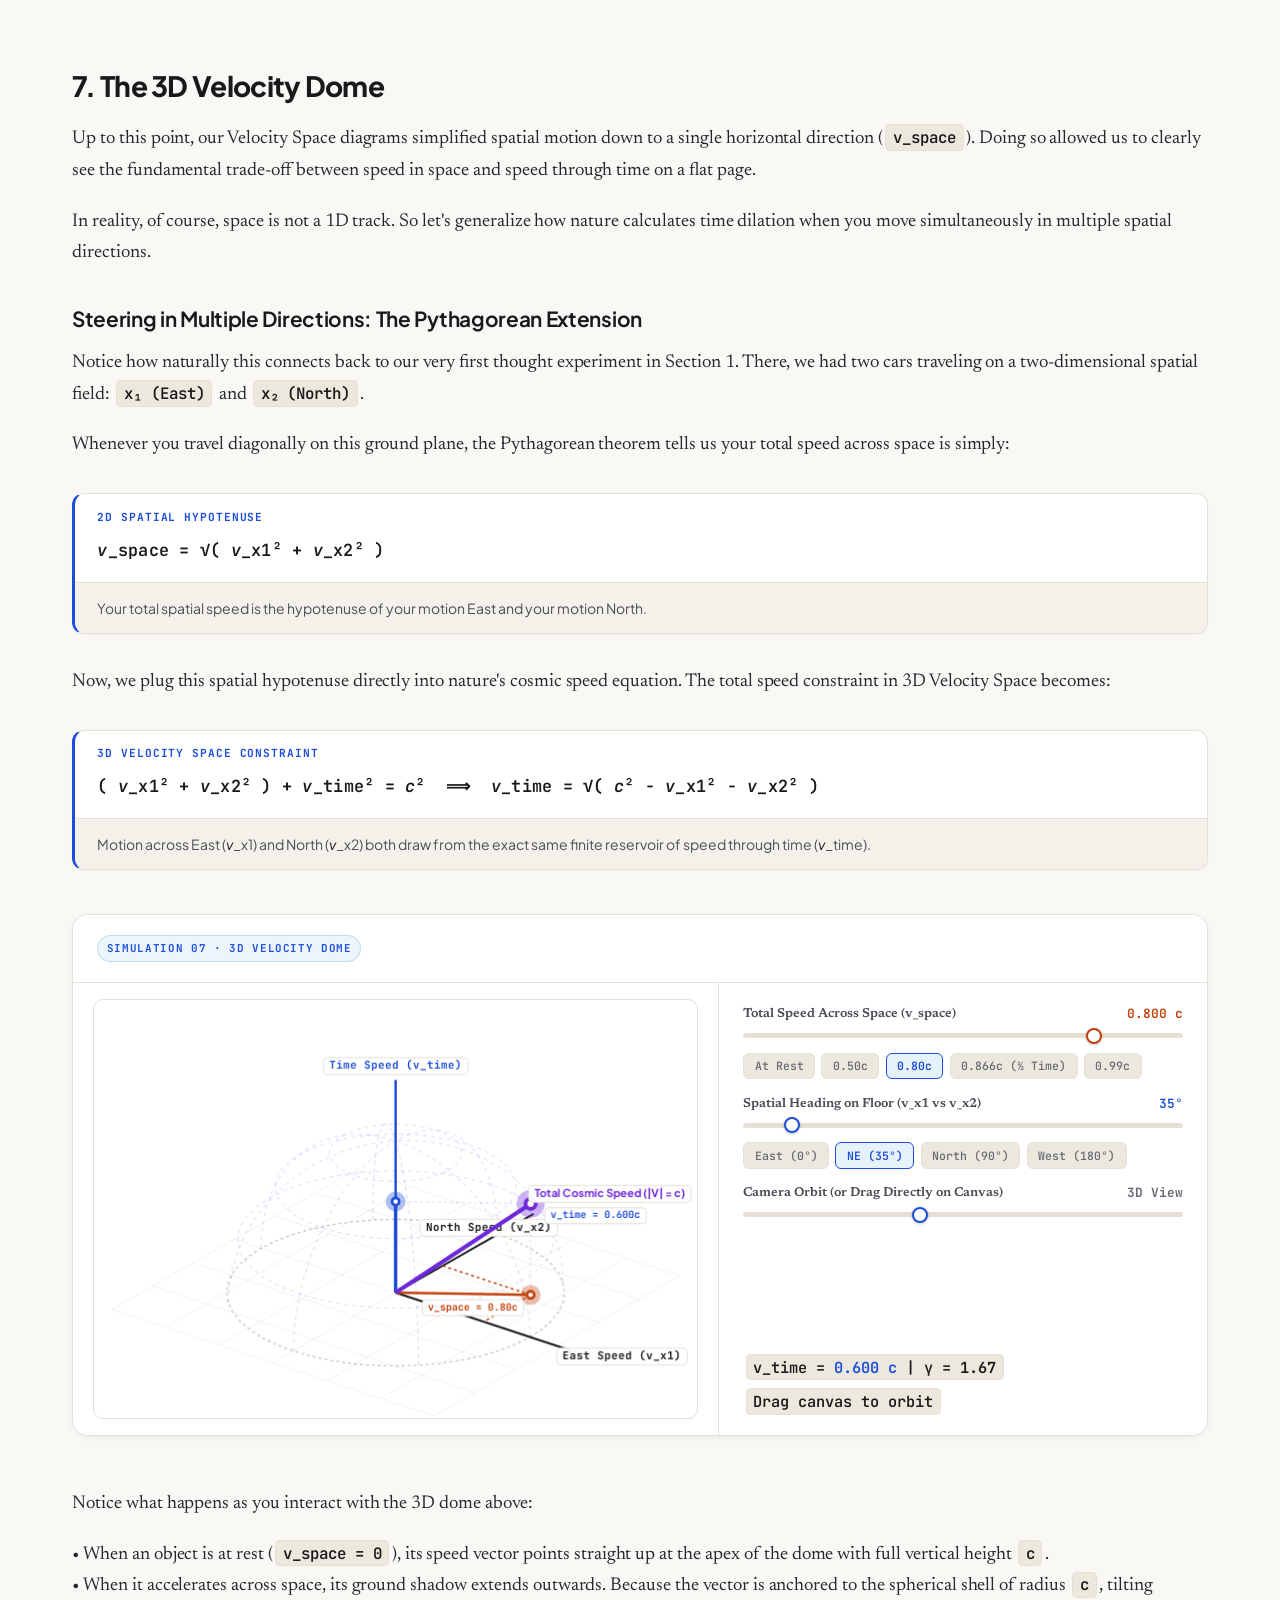
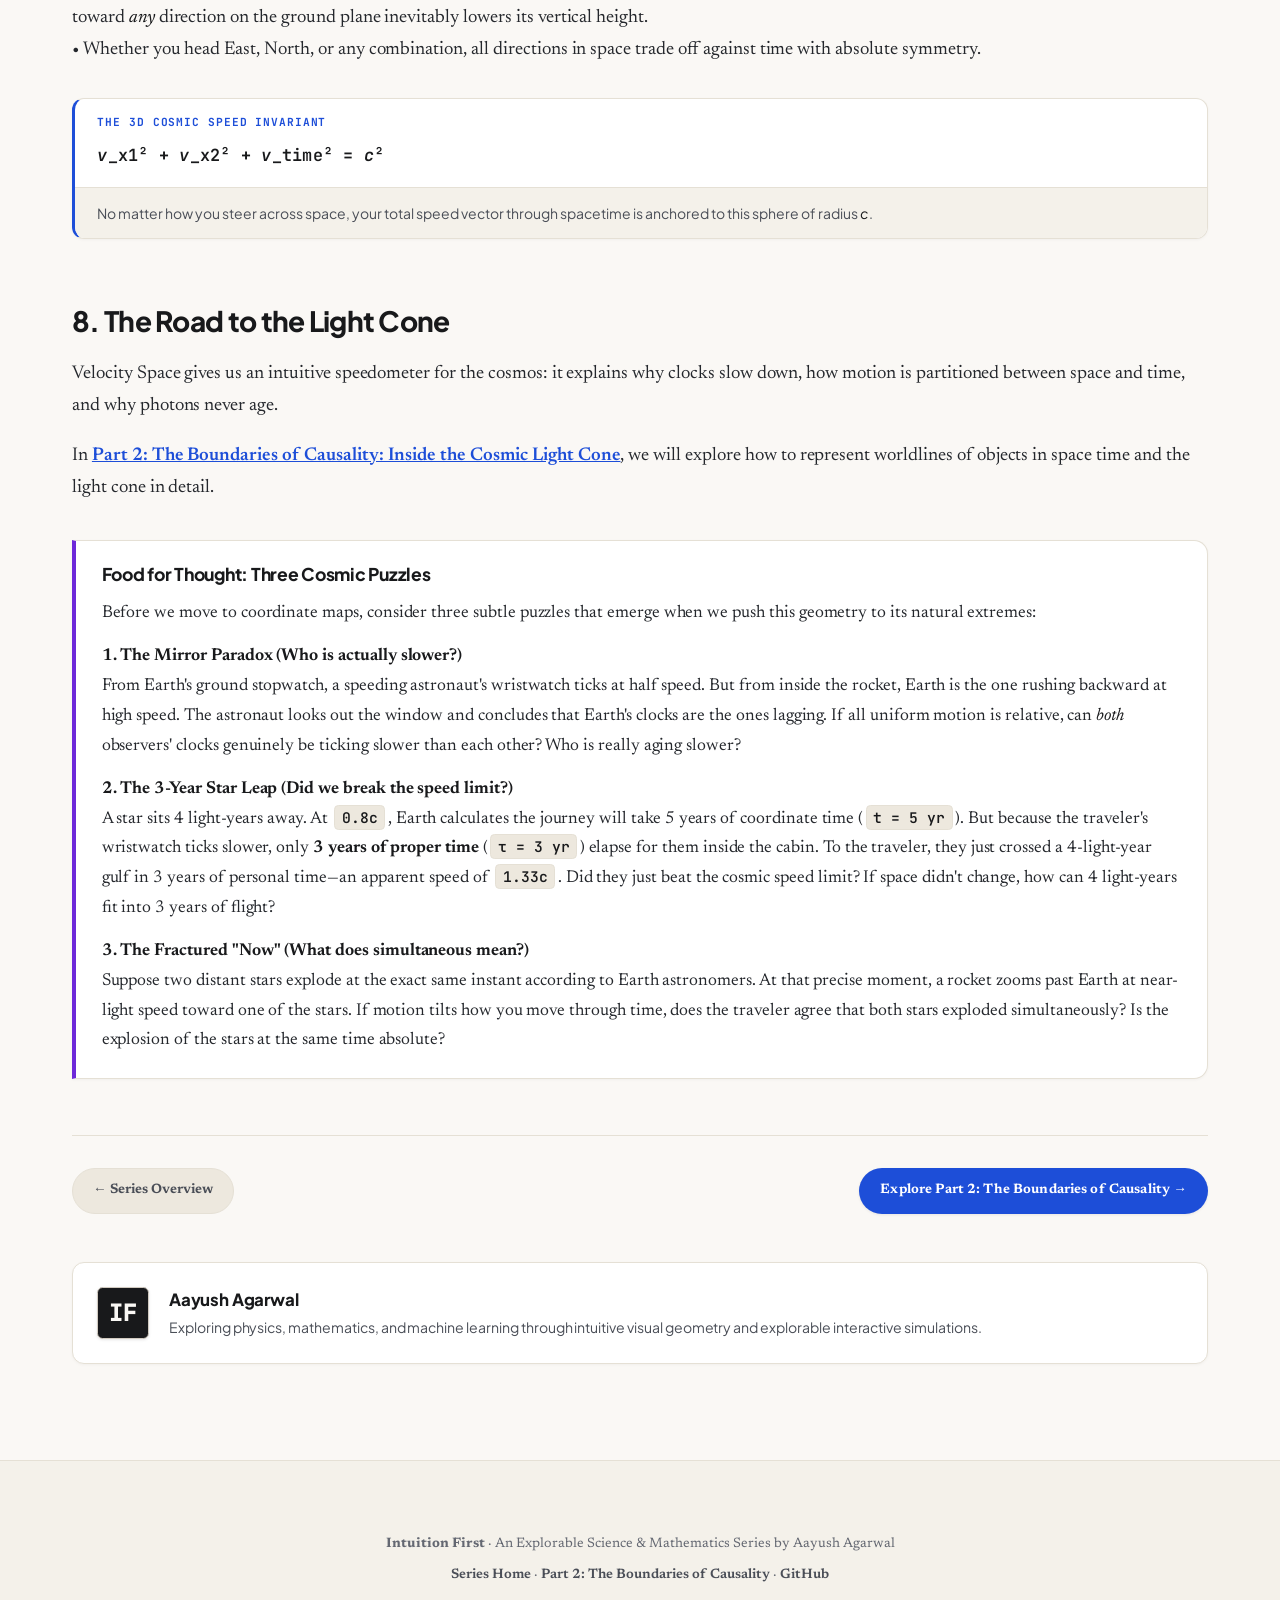
<file: posts/01-motion-and-time.html>
<!doctype html>
<html lang="en">
  <head>
    <meta charset="UTF-8" />
    <meta name="viewport" content="width=device-width, initial-scale=1.0" />
    <title>Borrowed Seconds: The Geometry of Moving Through Time · Intuition First</title>
    <link rel="stylesheet" href="../css/style.css" />
    <meta
      name="description"
      content="You cannot travel through space without paying in time. Explore the simple geometric circle that reveals why speed dilates time and why the cosmic boundary is unbreakable."
    />
    <script>
      (function () {
        var isDark =
          window.matchMedia &&
          window.matchMedia("(prefers-color-scheme: dark)").matches;
        document.documentElement.setAttribute(
          "data-theme",
          isDark ? "dark" : "light",
        );
      })();
    </script>
  </head>

  <body>
    <div class="reading-progress-bar" id="reading-progress"></div>

    <!-- Top Navigation -->
    <nav class="site-nav">
      <div class="site-nav-inner">
        <a href="../index.html" class="brand-link">
          <div class="brand-badge">IF</div>
          <div>
            <span class="brand-title">INTUITION FIRST</span>
            <span class="brand-tag">ESSAYS</span>
          </div>
        </a>
        <div class="nav-links">
          <a href="../index.html">← All Series</a>
        </div>
      </div>
    </nav>

    <!-- Main Article Body -->
    <main class="wide-reading-container">
      <!-- Article Header -->
      <header class="article-header">
        <div class="category-tag">Part 01 · Special Relativity</div>
        <h1 class="article-title">Borrowed Seconds: The Geometry of Moving Through Time</h1>
        <p class="article-subtitle">
          You cannot travel through space without paying in time. Explore the simple geometric circle that reveals
          why speed dilates time and why the cosmic boundary is unbreakable.
        </p>
        <div class="article-meta">
          <span>By Aayush Agarwal</span>
          <span>•</span>
          <span>Interactive Explorable</span>
          <span>•</span>
          <span>10 min read</span>
        </div>
      </header>

      <!-- Editorial Prose -->
      <article class="editorial-prose">
        <p>
          Few ideas in physics feel more counterintuitive than the realization
          that time is not a universal constant. We instinctively picture time
          as an absolute clock ticking at the exact same rate for everyone,
          everywhere. The reality is far stranger.
        </p>
        <p>
          What Albert Einstein and Hermann Minkowski uncovered is that space and
          time do not exist in isolation. Instead, they are woven into a single
          four-dimensional continuum: spacetime. For a long time, the word
          spacetime sounded like pure abstraction to me—little more than tacking
          an extra axis onto a graph to plot an object’s motion. What does it
          actually mean for geometry to unite the two? Why should moving through
          space change the rate at which your clock ticks and your biological
          cells age?
        </p>
        <p>
          To build a genuine intuition for this unified fabric, we need to look
          at its underlying geometry. We will start simply in two dimensions,
          using two cars on a flat plane.
        </p>

        <!-- SECTION 1 -->
        <h2>1. The Two-Car Trade-Off</h2>
        <p>
          Imagine a wide, flat open field. Let us draw a standard coordinate
          grid on the ground with two perpendicular directions:
          <strong>East</strong> (which we will call
          <span class="math-badge">x₁</span>) and <strong>North</strong> (which
          we will call <span class="math-badge">x₂</span>).
        </p>
        <p>
          At the starting point <span class="math-badge">(0,0)</span>, we place
          two cars: a <strong>Blue Car</strong> and an
          <strong>Orange Car</strong>.
        </p>
        <p>
          Both drivers turn on cruise control, locking their speed to the exact
          same value: <strong>60 miles per hour</strong> (<span
            class="math-badge"
            >V = 60 mph</span
          >). Neither vehicle can speed up, and neither can slow down.
        </p>
        <p>Now they begin driving:</p>
        <p>
          1. <strong>The Blue Car</strong> points due
          <strong>North</strong> along the
          <span class="math-badge">x₂</span> axis. Its Eastward speed is
          <span class="math-badge">0 mph</span>.<br />
          2. <strong>The Orange Car</strong> angles its heading
          <span class="math-badge">60°</span> toward the
          <strong>East</strong> (away from North) along a diagonal.
        </p>
        <p>We can view this scenario through two complementary lenses:</p>
        <p>
          • <strong>The Position Map:</strong> Where the cars are located on the
          ground (<span class="math-badge">x₁, x₂</span>). As time passes, both
          cars travel outward from the origin along their tracks.<br />
          • <strong>Velocity Space (The Speedometer):</strong> How each car’s
          fixed <span class="math-badge">60 mph</span> speed is distributed into
          directional vectors (<span class="math-badge">V_East, V_North</span>).
          While the position map records <em>where</em> the cars are, Velocity
          Space acts like a visual speedometer: it reveals
          <em>how fast</em> they are traveling in each direction. Because both
          cars travel at a constant total speed, their velocity vectors both
          touch a circle of radius <span class="math-badge">60 mph</span>.
        </p>

        <!-- INTERACTIVE WIDGET 1: CARS (POSITION MAP & VELOCITY SPACE) -->
        <div id="widget-cars" class="interactive-artifact artifact-wide">
          <div class="artifact-header">
            <div>
              <div class="artifact-badge">
                SIMULATION 01 · 2D POSITION MAP &amp; VELOCITY SPACE
              </div>
            </div>
          </div>
          <div class="comparison-grid">
            <!-- Left Column: Position Map -->
            <div class="canvas-col">
              <div class="canvas-col-header">
                <span>POSITION MAP</span>
                <span class="canvas-col-tag">Position x₁ vs x₂</span>
              </div>
              <canvas class="canvas-map"></canvas>
            </div>
            <!-- Right Column: Velocity Space -->
            <div class="canvas-col">
              <div class="canvas-col-header">
                <span>VELOCITY SPACE</span>
                <span class="canvas-col-tag"
                  >Speed V_East vs V_North (mph)</span
                >
              </div>
              <canvas class="canvas-vel"></canvas>
            </div>
          </div>
          <!-- Controls -->
          <div
            class="artifact-controls"
            style="
              padding: 1rem 1.25rem;
              display: flex;
              flex-direction: column;
              gap: 0.85rem;
            "
          >
            <div
              style="
                display: grid;
                grid-template-columns: repeat(auto-fit, minmax(240px, 1fr));
                gap: 1rem;
              "
            >
              <div class="control-item">
                <div class="control-header">
                  <span>Simulate Elapsed Time</span>
                  <span class="control-val cyan val-time-label">0.60 hr</span>
                </div>
                <input
                  type="range"
                  class="range-slider slider-time"
                  min="0"
                  max="1000"
                  value="600"
                />
              </div>
              <div class="control-item">
                <div class="control-header">
                  <span>Heading Angle (θ from North)</span>
                  <span class="control-val amber val-angle-label">60°</span>
                </div>
                <input
                  type="range"
                  class="range-slider amber slider-angle"
                  min="0"
                  max="90"
                  value="60"
                />
              </div>
            </div>
            <div
              style="
                display: flex;
                flex-wrap: wrap;
                justify-content: space-between;
                align-items: center;
                gap: 0.75rem;
                padding-top: 0.75rem;
              "
            >
              <div class="preset-chips">
                <button class="chip-btn chip-angle" data-angle="0">
                  0° (North)
                </button>
                <button class="chip-btn chip-angle" data-angle="30">30°</button>
                <button class="chip-btn chip-angle active" data-angle="60">
                  60°
                </button>
                <button class="chip-btn chip-angle" data-angle="90">
                  90° (East)
                </button>
              </div>
              <div class="toolbar-bottom" style="padding: 0">
                <button class="btn-primary btn-play">
                  <span>▶</span><span>Auto Play</span>
                </button>
              </div>
            </div>
          </div>
        </div>

        <p>
          After driving for an hour, will the Orange Car be at the same
          Northward position as the Blue Car? Intuitively, we know it will not.
          Because the Orange Car angled toward the East, its fixed
          <span class="math-badge">60 mph</span> speed is now shared between two
          perpendicular directions.
        </p>
        <p>
          • <strong>Speed Eastward (x₁):</strong> Scales with the sine of the
          angle:<br />
          <span class="math-badge" style="display: inline-block; margin: 4px 0"
            >V_East = V × sin(60°) = 60 × (√3 / 2) ≈ 60 × 0.866 ≈ 52 mph</span
          >
        </p>
        <p>
          • <strong>Speed Northward (x₂):</strong> Scales with the cosine of the
          angle:<br />
          <span class="math-badge" style="display: inline-block; margin: 4px 0"
            >V_North = V × cos(60°) = 60 × 0.5 = 30 mph</span
          >
        </p>

        <div class="formula-card">
          <div class="formula-card-header">
            <span class="formula-tag">The General Pythagorean Rule</span>
          </div>
          <div class="formula-body">
            <em>V</em>_North = √( <em>V</em>² − <em>V</em>_East² )
          </div>
          <div class="formula-note">
            When total speed is fixed, motion in one direction naturally trades
            off against motion in a perpendicular direction.
          </div>
        </div>

        <!-- SECTION 2 -->
        <h2>2. Moving While Sitting Still</h2>
        <p>
          In the example with the two cars, we drew a coordinate grid on an open
          field with two perpendicular axes:
          <strong>East</strong> (<span class="math-badge">x₁</span>) and
          <strong>North</strong> (<span class="math-badge">x₂</span>). At first
          glance, that might look like nothing more than a convenient
          simplification of everyday three-dimensional space—flattening the
          world down to a flat sheet so the paths are easy to sketch.
        </p>
        <p>What if we rethink those two axes for a moment?</p>
        <p>
          Instead of viewing that 2D grid as a simplified version of
          <strong>3D space</strong>, imagine it as a simplified slice of
          <strong>4D spacetime</strong>.
        </p>
        <p>
          For our next illustration, let's keep one dimension of space along the
          horizontal axis—say, the East–West direction (<span class="math-badge"
            >x</span
          >)—and, for a moment, experimentally treat
          <strong>time</strong> (<span class="math-badge">t</span>) as just
          another dimension along the vertical, standing perpendicular to space
          in the exact same way North stood perpendicular to East.
        </p>
        <p>
          If we treat time as a geometric dimension, we can examine an object's
          motion through the same two complementary lenses we used for the cars:
        </p>
        <p>
          • <strong>Position Over Time (The Spacetime Map):</strong> The
          horizontal axis marks spatial position (<span class="math-badge"
            >x</span
          >). The vertical axis marks elapsed time (<span class="math-badge"
            >t</span
          >) recorded on a stationary ground stopwatch.<br />
          • <strong>Velocity Space (The Cosmic Speedometer):</strong> The
          horizontal axis represents <strong>Speed Through Space</strong> (<span
            class="math-badge"
            >v_space</span
          >), measuring spatial displacement. The vertical axis represents
          <strong>Speed Through Time</strong> (<span class="math-badge"
            >v_time</span
          >), measuring how fast an observer's
          <strong>personal wristwatch</strong> ticks forward into the future.
        </p>
        <p>
          This raises a natural question:
          <em
            >what does it actually mean to "move" along that vertical time
            axis?</em
          >
        </p>
        <p>
          Suppose you are sitting in a chair right now. Relative to the room
          around you, your spatial speed is zero (<span class="math-badge"
            >v_space = 0</span
          >). You are not displacing East, West, North, or South. In pure space,
          you are completely stationary.
        </p>
        <p>But you are not frozen in reality.</p>
        <p>
          Second by second, your wristwatch advances. Every moment carries you
          steadily forward into the future. Even when you remain pinned to a
          single point in space, you are in continuous, inescapable motion
          through time.
        </p>
        <p>
          When you sit perfectly still, both the
          <strong>ground stopwatch</strong> and your
          <strong>personal wristwatch</strong> agree: your personal wristwatch
          advances at its full, uninhibited pace of exactly one personal second
          for every second recorded on the ground stopwatch. In Velocity Space,
          this means
          <strong
            >100% of your motion is directed straight up along the vertical Time
            axis</strong
          >.
        </p>

        <!-- INTERACTIVE WIDGET 2: STATIONARY -->
        <div id="widget-stationary" class="interactive-artifact artifact-wide">
          <div class="artifact-header">
            <div>
              <div class="artifact-badge">
                SIMULATION 02 · POSITION OVER TIME &amp; VELOCITY SPACE (AT
                REST)
              </div>
            </div>
          </div>
          <div class="comparison-grid">
            <!-- Left Column: Position Map / Spacetime Trail -->
            <div class="canvas-col">
              <div class="canvas-col-header">
                <span>POSITION OVER TIME</span>
                <span class="canvas-col-tag">Space x vs Elapsed Time t</span>
              </div>
              <canvas class="canvas-map"></canvas>
            </div>
            <!-- Right Column: Velocity Space -->
            <div class="canvas-col">
              <div class="canvas-col-header">
                <span>VELOCITY SPACE</span>
                <span class="canvas-col-tag">Speed v_space vs v_time</span>
              </div>
              <canvas class="canvas-vel"></canvas>
            </div>
          </div>
          <!-- Controls -->
          <div class="artifact-controls controls-strip">
            <!-- Inline clock: label + reading on one line -->
            <div
              class="clock-card cyan"
              style="
                margin: 0;
                padding: 0.4rem 0.75rem;
                display: flex;
                align-items: center;
                gap: 0.65rem;
                white-space: nowrap;
                flex-shrink: 0;
              "
            >
              <span class="clock-label" style="font-size: 0.68rem"
                >Personal Wristwatch</span
              >
              <span
                class="clock-time clock-val"
                style="font-size: 1.1rem; line-height: 1"
                >3.50 <span>s</span></span
              >
              <span class="clock-badge">100% Rate</span>
            </div>
            <!-- Slider -->
            <div class="control-item" style="flex: 1; min-width: 160px">
              <div class="control-header">
                <span>Scrub Passage of Time</span>
                <span class="control-val cyan val-time-label">3.50 s</span>
              </div>
              <input
                type="range"
                class="range-slider slider-time"
                min="0"
                max="1000"
                value="583"
              />
            </div>
            <!-- Play button -->
            <button class="btn-primary btn-play" style="flex-shrink: 0">
              <span>▶</span><span>Auto Play</span>
            </button>
          </div>
        </div>

        <p>
          This reveals our foundational baseline:
          <strong>to exist is to move through time</strong>.
        </p>
        <p>
          An object sitting at rest with
          <span class="math-badge">v_space = 0</span> is not stationary in
          spacetime. In the position-over-time map on the left, it traces a
          steady upward path as time elapses. In Velocity Space on the right,
          its speed needle points 100% vertically at full capacity. All of its
          motion is devoted to advancing into the future.
        </p>
        <p>
          This leads naturally to our central question: if sitting still means
          spending all of your capacity traveling through time,
          <em>what happens the moment you start moving through space?</em>
        </p>

        <!-- SECTION 3 -->
        <h2>3. Borrowing from Time</h2>
        <p>
          In Section 2, we saw that sitting perfectly still devotes 100% of your
          motion to traveling through time. Now, let us bring back the made-up
          cruise control rule from our two cars and apply it to the cosmos as a
          fun exercise in imagination.
        </p>
        <p>
          <strong
            >What if every object in the universe travels through spacetime at
            the exact same, unchanging total speed, V?</strong
          >
        </p>
        <p>
          We'll have to break down what this means. Imagine you stand on the
          ground holding a <strong>stopwatch</strong>, watching a traveler dash
          past you down a track wearing a <strong>wristwatch</strong>.
        </p>
        <p>
          With every second that ticks on your ground stopwatch, the traveler
          covers ground across space:
        </p>

        <!-- ILLUSTRATION: 2x2 MOTION SNAPSHOTS GRID -->
        <div id="widget-moving-snapshots" class="interactive-artifact">
          <div class="artifact-header">
            <div>
              <div class="artifact-badge">
                ILLUSTRATION · POSITION OVER TIME SNAPSHOTS
              </div>
            </div>
          </div>
          <div class="canvas-viewport" style="padding: 1rem">
            <div class="expanding-circles-grid">
              <canvas class="motion-panel" data-t="0"></canvas>
              <canvas class="motion-panel" data-t="1"></canvas>
              <canvas class="motion-panel" data-t="2"></canvas>
              <canvas class="motion-panel" data-t="3"></canvas>
            </div>
          </div>
        </div>

        <p>
          At <span class="math-badge">t = 0</span>, the traveler starts at the
          line. As seconds tick on your stopwatch, they climb upward through
          time while covering distance across space. Connecting the dots traces
          a tilted path—a record of their journey called
          <strong>worldline</strong>.
        </p>
        <p>
          Now comes the interesting part. If the traveler's <em>total</em> speed
          through space and time combined is locked to
          <span class="math-badge">V</span>, what happens to their personal
          wristwatch as they speed up across the ground?
        </p>
        <p>
          Try it in <strong>Simulation 03</strong> below. Drag the speed slider
          to the right and watch the needle in Velocity Space:
        </p>

        <!-- INTERACTIVE WIDGET 3: TRADEOFF (DUAL-VIEW) -->
        <div id="widget-tradeoff" class="interactive-artifact artifact-wide">
          <div class="artifact-header">
            <div>
              <div class="artifact-badge">
                SIMULATION 03 · POSITION OVER TIME &amp; VELOCITY SPACE (IN
                MOTION)
              </div>
            </div>
          </div>
          <div class="comparison-grid">
            <!-- Left Column: Position Map / Spacetime Trail -->
            <div class="canvas-col">
              <div class="canvas-col-header">
                <span>POSITION OVER TIME</span>
                <span class="canvas-col-tag"
                  >Space x vs Ground Stopwatch t</span
                >
              </div>
              <canvas class="canvas-map"></canvas>
            </div>
            <!-- Right Column: Velocity Space -->
            <div class="canvas-col">
              <div class="canvas-col-header">
                <span>VELOCITY SPACE</span>
                <span class="canvas-col-tag"
                  >Speed in Space vs Traveler Wristwatch Rate</span
                >
              </div>
              <canvas class="canvas-vel"></canvas>
            </div>
          </div>
          <!-- Controls -->
          <div
            class="artifact-controls"
            style="
              padding: 1rem 1.25rem;
              display: flex;
              flex-direction: column;
              gap: 0.85rem;
            "
          >
            <div
              style="
                display: grid;
                grid-template-columns: repeat(auto-fit, minmax(240px, 1fr));
                gap: 1rem;
              "
            >
              <div class="control-item">
                <div class="control-header">
                  <span>Simulate Elapsed Time</span>
                  <span class="control-val cyan val-time-label">3.50 s</span>
                </div>
                <input
                  type="range"
                  class="range-slider slider-time"
                  min="0"
                  max="1000"
                  value="583"
                />
              </div>
              <div class="control-item">
                <div class="control-header">
                  <span>Speed Through Space (v_space)</span>
                  <span class="control-val amber readout-vx">86.6% of V</span>
                </div>
                <input
                  type="range"
                  class="range-slider amber slider-speed"
                  min="0"
                  max="1000"
                  value="866"
                />
              </div>
            </div>
            <div
              style="
                display: flex;
                flex-wrap: wrap;
                justify-content: space-between;
                align-items: center;
                gap: 0.75rem;
                border-top: 1px solid var(--border-subtle);
                padding-top: 0.75rem;
              "
            >
              <div class="preset-chips">
                <button class="chip-btn chip-preset-tradeoff" data-val="0">
                  At Rest (0%)
                </button>
                <button class="chip-btn chip-preset-tradeoff" data-val="0.500">
                  50% Speed
                </button>
                <button
                  class="chip-btn chip-preset-tradeoff active"
                  data-val="0.866"
                >
                  86.6% Speed
                </button>
                <button class="chip-btn chip-preset-tradeoff" data-val="1.000">
                  100% Speed
                </button>
              </div>
              <div class="toolbar-bottom" style="padding: 0">
                <button class="btn-primary btn-play">
                  <span>▶</span><span>Auto Play</span>
                </button>
              </div>
            </div>
          </div>
        </div>

        <p>
          Look at what happens as you increase the traveler's speed across
          space: the vertical needle in Velocity Space
          <strong>must shorten</strong>.
        </p>
        <p>
          Just like the car that turned toward the East, any speed spent moving
          across space must be borrowed from their motion through time.
        </p>
        <div class="formula-card">
          <div class="formula-card-header">
            <span class="formula-tag">The Spacetime Trade-Off</span>
          </div>
          <div class="formula-body">
            <em>v</em>_time = √( <em>V</em>² − <em>v</em>_space² )
          </div>
          <div class="formula-note">
            When total speed is fixed, moving faster through space directly
            drains your speed through time.
          </div>
        </div>
        <p>
          Now look at the extreme limit: what happens when you slide speed all
          the way to <strong>100%</strong> (<span class="math-badge"
            >θ = 90°</span
          >)?
        </p>
        <p>
          In the position-over-time map on the left, the traveler still moves
          forward through time on your ground stopwatch—after all, it still
          takes time to cross distance in your world. But in Velocity Space on
          the right, <span class="math-badge">v_time</span> has dropped to
          <strong>zero</strong>.
        </p>
        <p>
          The traveler is diverting 100% of their cosmic speed into space. There
          is nothing left over to push them forward through time. While seconds
          continue ticking normally on your ground stopwatch,
          <strong
            >the traveler's personal wristwatch has frozen completely.</strong
          >
        </p>

        <!-- SECTION 4 -->
        <h2 id="interactive-clocks">4. Nature's Invariant Speed</h2>
        <p>
          This thought experiment might seem like a clever mathematical
          curiosity. But what makes it profound is that
          <strong>this is how our physical universe actually works.</strong>
        </p>
        <p>
          When Albert Einstein formulated Special Relativity in 1905, and
          Hermann Minkowski revealed its geometric architecture, they discovered
          that space and time are fundamentally woven into a single
          four-dimensional continuum: <strong>spacetime</strong>.
        </p>
        <p>
          And that constant speed <span class="math-badge">V</span> that governs
          motion through spacetime? It is nature's unbreakable invariant:
          <strong>c</strong>—the speed of light (<span class="math-badge"
            >299,792,458 m/s</span
          >, or <span class="math-badge">671 million miles per hour</span>).
        </p>
        <p>
          This geometric trade-off is physically real. A traveler moving rapidly
          through space does not merely experience an illusion of time slowing
          down. Or a delay in signal reaching them. Their physical body and
          personal clocks genuinely experience fewer ticking seconds compared to
          someone who stayed behind on Earth.
        </p>
        <p>
          In <strong>Simulation 04</strong> below, we pair the Velocity Space
          needle with live twin digital clocks. Hit
          <strong>Auto Play</strong> or scrub the passage of time to watch how
          Earth seconds compare with the traveler's seconds:
        </p>

        <!-- INTERACTIVE WIDGET 4: TWIN CLOCKS & TIME DILATION -->
        <div id="widget-time-dilation" class="interactive-artifact">
          <div class="artifact-header">
            <div>
              <div class="artifact-badge">
                SIMULATION 04 · TWIN CLOCKS &amp; TIME DILATION
              </div>
            </div>
          </div>
          <div class="canvas-viewport">
            <canvas></canvas>
          </div>
          <div
            class="twin-clocks-panel"
            style="
              margin: 0;
              border-top: none;
              border-bottom: 1px solid var(--border-subtle);
              background: var(--bg-card-subtle);
            "
          >
            <div class="clock-card cyan" style="margin: 0">
              <div class="clock-meta">
                <span class="clock-label">Earth Stopwatch (t)</span>
                <span class="clock-badge">100% Rate</span>
              </div>
              <div class="clock-time clock-earth">6.00 <span>s</span></div>
              <p class="clock-subtext">
                At rest on Earth: 100% of cosmic speed is directed through time.
              </p>
            </div>
            <div class="clock-card amber" style="margin: 0">
              <div class="clock-meta">
                <span class="clock-label">Traveler Wristwatch (τ)</span>
                <span class="clock-badge clock-rocket-rate">50.0% Rate</span>
              </div>
              <div
                class="clock-time clock-rocket"
                style="color: var(--color-space)"
              >
                3.00 <span>s</span>
              </div>
              <p class="clock-subtext clock-rocket-sub">
                At 0.866c, proper time (τ) ticks at exactly half normal speed.
              </p>
            </div>
          </div>
          <div
            class="artifact-controls"
            style="
              padding: 1rem 1.25rem;
              display: flex;
              flex-direction: column;
              gap: 0.85rem;
            "
          >
            <div
              style="
                display: grid;
                grid-template-columns: repeat(auto-fit, minmax(240px, 1fr));
                gap: 1rem;
              "
            >
              <div class="control-item">
                <div class="control-header">
                  <span>Simulate Passage of Time</span>
                  <span class="control-val cyan val-time-label">6.00 s</span>
                </div>
                <input
                  type="range"
                  class="range-slider slider-time"
                  min="0"
                  max="1000"
                  value="1000"
                />
              </div>
              <div class="control-item">
                <div class="control-header">
                  <span>Speed Through Space (v_space)</span>
                  <span class="control-val amber readout-speed"
                    >v = 0.866 c</span
                  >
                </div>
                <input
                  type="range"
                  class="range-slider amber slider-speed"
                  min="0"
                  max="999"
                  value="866"
                />
              </div>
            </div>
            <div
              style="
                display: flex;
                flex-wrap: wrap;
                justify-content: space-between;
                align-items: center;
                gap: 0.75rem;
                border-top: 1px solid var(--border-subtle);
                padding-top: 0.75rem;
              "
            >
              <div class="preset-chips">
                <button class="chip-btn chip-preset" data-val="0">
                  At Rest (0 c)
                </button>
                <button class="chip-btn chip-preset" data-val="0.500">
                  0.500 c
                </button>
                <button class="chip-btn chip-preset active" data-val="0.866">
                  0.866 c (½ Time)
                </button>
                <button class="chip-btn chip-preset" data-val="0.995">
                  0.995 c (Muon)
                </button>
              </div>
              <div class="toolbar-bottom" style="padding: 0">
                <button class="btn-primary btn-play">
                  <span>▶</span><span>Auto Play</span>
                </button>
              </div>
            </div>
          </div>
        </div>

        <p>
          At 86.6% speed of light, while six seconds elapse on Earth's stationary
          stopwatch, only three seconds elapse on the traveler’s watch. To the
          traveler inside the spacecraft, everything appears completely
          normal—their heart beats, their thoughts flow, and their clocks tick
          in perfect rhythm with their body. But when compared to the stationary
          observer, the traveler has aged more slowly.
        </p>
        <p>
          In physics, the time measured by an observer's own carried watch is
          called their <strong>proper time</strong> (derived from the Latin
          <em>proprius</em>, meaning "one's own"—the time experienced by your
          own body, heartbeats, and personal clocks, denoted by the Greek letter
          <span class="math-badge">τ</span>, tau). In contrast, the time recorded
          by stationary clocks on the ground as the traveler speeds past is
          called <strong>coordinate time</strong> (<span class="math-badge">t</span>).
        </p>
        <p>
          <em>A Note on Vantage Point:</em> In this diagram, we are measuring
          motion from the reference frame of Earth. From the traveler's own
          perspective inside the ship, their body and spacecraft are at rest. We
          will explore this striking symmetry—and how both perspectives fit
          together without contradiction—in Part 3.
        </p>
        <p>
          This gap between coordinate time and proper time is known as
          <strong>Time Dilation</strong>. It is not a mechanical defect in clocks
          or an optical trick of delayed signals; it is a direct consequence of how
          motion is partitioned between space and time.
        </p>
        <p>
          The factor by which time stretches has a celebrated name in physics:
          the <strong>Lorentz factor</strong>, represented by the Greek letter
          <span class="math-badge">γ</span> (gamma). Because the traveler moves
          through time at rate
          <span class="math-badge">v_time = √(c² - v²)</span> instead of the
          full speed <span class="math-badge">c</span>, the relationship between
          Earth's coordinate time (<span class="math-badge">Δt</span>) and the
          traveler's personal proper time (<span class="math-badge">Δτ</span>) is:
        </p>
        <div class="formula-card">
          <div class="formula-card-header">
            <span class="formula-tag">Coordinate Time vs. Proper Time</span>
          </div>
          <div class="formula-body">
            Δ<em>t</em> = γ · Δ<em>τ</em> &nbsp;⟺&nbsp; Δ<em>τ</em> = Δ<em>t</em> / γ = Δ<em>t</em> · √( 1 − <em>v</em>² / <em>c</em>² )
          </div>
          <div class="formula-note">
            where γ = <em>c</em> / <em>v</em>_time = 1 / √( 1 − <em>v</em>² / <em>c</em>² ). At <em>v</em> = 0.866<em>c</em> (γ = 2.00), Earth records Δ<em>t</em> = 2 seconds of coordinate time for every Δ<em>τ</em> = 1 second of proper time experienced on board.
          </div>
        </div>
        <p>
          As we saw in the simulation, increasing spatial speed forces
          <span class="math-badge">v_time</span> to shrink toward zero. As
          <span class="math-badge">v</span> approaches <span class="math-badge">c</span>,
          <span class="math-badge">γ</span> soars toward infinity—meaning an
          arbitrarily large amount of Earth coordinate time would pass for even a
          single second of proper time experienced by a fast-moving traveler.
        </p>

        <!-- SECTION 5 -->
        <h2>5. The Timeless Photon</h2>
        <p>
          Once we view spacetime through this geometric lens, several famous
          features of relativity emerge naturally from the geometry.
        </p>

        <h3>Why is the Speed of Light an Unbreakable Limit?</h3>
        <p>
          It is a well-established fact in physics that nothing can travel
          faster than light. And that makes light sound like a special cosmic
          speedster, capable of traveling faster than anything else. But as this
          geometric construction reveals, light is not something that travels
          through spacetime at an exceptional rate. Rather, it represents the
          maximum possible tilt of the velocity vector.
        </p>
        <p>
          Consider what happens in Velocity Space if an object directs 100% of
          its speed capacity into space (<span class="math-badge"
            >v_space = c</span
          >):
        </p>

        <!-- INTERACTIVE WIDGET 5: SPEED LIMIT -->
        <div id="widget-speed-limit" class="interactive-artifact">
          <div class="artifact-header">
            <div>
              <div class="artifact-badge">
                SIMULATION 05 · COSMIC SPEED LIMIT
              </div>
            </div>
          </div>
          <div class="artifact-split">
            <div class="split-canvas-col">
              <canvas></canvas>
            </div>
            <div class="split-controls-col">
              <div>
                <div class="clock-card cyan" style="margin-bottom: 0.6rem">
                  <div class="clock-meta">
                    <span class="clock-label">Earth Stopwatch (At Rest)</span>
                    <span class="clock-badge">Baseline</span>
                  </div>
                  <div class="clock-time">6.000 <span>s</span></div>
                  <p class="clock-subtext">
                    Elapsed time for observer at rest on Earth.
                  </p>
                </div>
                <div
                  class="clock-card card-particle"
                  style="
                    border-left: 3px solid var(--color-photon);
                    margin-bottom: 0.85rem;
                  "
                >
                  <div class="clock-meta">
                    <span
                      class="clock-label particle-card-label"
                      style="color: var(--color-photon)"
                      >Traveler / Particle Watch</span
                    >
                    <span class="clock-badge particle-card-badge">Status</span>
                  </div>
                  <div
                    class="clock-time clock-photon"
                    style="color: var(--color-photon)"
                  >
                    0.000 <span>s</span>
                  </div>
                  <p class="clock-subtext status-note">
                    Time is completely frozen. 100% of motion is across space.
                  </p>
                </div>
                <div class="control-item">
                  <div class="control-header">
                    <span>Select Particle / Observer</span>
                  </div>
                  <div
                    class="preset-chips"
                    style="
                      margin-top: 0.4rem;
                      display: flex;
                      flex-direction: column;
                      gap: 0.4rem;
                    "
                  >
                    <button class="chip-btn mode-btn" data-mode="rest">
                      1. Observer at Rest (v = 0)
                    </button>
                    <button class="chip-btn mode-btn" data-mode="rocket">
                      2. Fast Rocket (v = 0.866c)
                    </button>
                    <button class="chip-btn mode-btn active" data-mode="photon">
                      3. Photon / Light (v = c)
                    </button>
                  </div>
                </div>
              </div>
              <div class="toolbar-bottom" style="padding-top: 0.75rem">
                <div class="math-badge" style="width: 100%; text-align: center">
                  v_space = <strong>c</strong> ⟹ v_time = <strong>0</strong>
                </div>
              </div>
            </div>
          </div>
        </div>

        <p>
          If an object travels through space at
          <span class="math-badge">v_space = c</span>, its speed needle tilts a
          full <span class="math-badge">90°</span> horizontally. How much speed
          remains for time?
        </p>
        <div class="formula-card">
          <div class="formula-card-header">
            <span class="formula-tag">Cosmic Speed Limit</span>
          </div>
          <div class="formula-body">
            <em>v</em>_time = √( <em>c</em>² − <em>c</em>² ) = 0
          </div>
          <div class="formula-note">
            Its motion through time drops to zero. While light takes coordinate
            time to cross distance in our reference frame, the photon's personal
            onboard clock experiences zero elapsed time across the entire
            cosmos—it experiences zero proper time (<span class="math-badge">Δτ = 0</span>).
          </div>
        </div>
        <p>
          Just as a car on a 2D plane cannot travel more than 100% East, an
          object in our universe cannot divert more than all of its speed into
          space. To exceed <span class="math-badge">c</span> would require
          having a total speed vector longer than nature provides. The speed of
          light is not an arbitrary barrier; it is simply the full radius of the
          speed circle in Velocity Space.
        </p>

        <h3>Why Don’t We Notice This in Daily Life?</h3>
        <p>
          If moving through space reduces our progress through time, why doesn't
          our watch fall behind when we take a long drive or an airplane flight?
        </p>
        <p>
          The reason comes down to the immense magnitude of
          <span class="math-badge">c</span>. Light travels at roughly
          <span class="math-badge">1,080,000,000 km/h</span>. When you sit in a
          commercial airplane cruising at
          <span class="math-badge">900 km/h</span>, your speed through space as
          a fraction of light speed is approximately
          <span class="math-badge">0.00000083</span>.
        </p>
        <p>
          The reduction in your motion through time is less than a few
          nanoseconds over an entire flight. Human life takes place in an
          extreme low-speed environment compared to the speed of light. Because
          all of us are moving through space at nearly zero compared to
          <span class="math-badge">c</span>, we all share almost exactly the
          same rate of passage through time.
        </p>

        <!-- SECTION 6 -->
        <h2>6. Time Travel &amp; Atmospheric Proof</h2>
        <p>
          Once this geometric picture clicks, it naturally stirs up questions
          about how time behaves in extreme situations. Let’s explore two
          fascinating scenarios that physics allows us to contemplate:
        </p>

        <h3>Can You Speed Up or Slow Down Time?</h3>
        <p>
          If motion through space trades off against motion through time, can
          you use this to your advantage?
        </p>
        <p>
          •
          <strong
            >How to slow down your own time (and leap into the future):</strong
          >
          If you want to travel into Earth's distant future, the recipe is
          straightforward in theory: build a spacecraft capable of traveling at
          <span class="math-badge">99.99% of c</span>. Because nearly all of
          your spacetime velocity is dedicated to moving through space, your
          progress through time slows to a crawl relative to people on Earth.
          For every day that passes for you aboard the ship, roughly 70 days
          elapse on Earth. Spend a year cruising the cosmos at this speed, and
          when you return, you will have aged just one year while Earth has
          advanced by 70 years. You cannot travel backward into the past, but
          one-way travel into the future is a built-in feature of our universe.
        </p>
        <p>
          • <strong>Can you speed up your time?</strong> Looking back at our
          diagram, an interesting limitation reveals itself: you can never
          travel through time <em>faster</em> than
          <span class="math-badge">c</span>. When sitting completely at rest in
          space, you are already pointing 100% of your vector into time (<span
            class="math-badge"
            >v_time = c</span
          >). Moving in any direction in space can only <em>reduce</em> your
          speed through time, never increase it. In flat spacetime, you are
          already experiencing time at the maximum speed nature permits.
        </p>

        <h3>Nature's Built-in Proof: Atmospheric Muons</h3>
        <p>
          Nature even provides a direct, observable demonstration of this
          geometry right above us.
        </p>
        <p>
          When high-energy cosmic rays from deep space strike the upper
          atmosphere—about 10 kilometers above the ground—they create unstable
          subatomic particles called <strong>muons</strong>.
        </p>
        <p>
          In laboratory experiments, a muon decays in just 2.2 microseconds.
          Even if a muon traveled at nearly the speed of light, simple
          arithmetic suggests it could travel at most about 660 meters before
          vanishing.
        </p>
        <div class="formula-card">
          <div class="formula-card-header">
            <span class="formula-tag">Newtonian Muon Range</span>
          </div>
          <div class="formula-body">
            Distance = Speed × Lifetime ≈ (300,000 km/s) × (0.0000022 s) ≈ 0.66
            km (660 m)
          </div>
          <div class="formula-note">
            Starting 10 km up, virtually zero muons should ever survive to reach
            the ground without time dilation.
          </div>
        </div>
        <p>
          Yet particle detectors on the Earth's surface detect millions of muons every single day,
          demonstrating how relativistic time dilation dramatically extends their lifespan in the ground observer's reference frame:
        </p>

        <!-- INTERACTIVE WIDGET 6: MUON DECAY SIMULATOR -->
        <div id="widget-muon" class="interactive-artifact">
          <div class="artifact-header">
            <div>
              <div class="artifact-badge">SIMULATION 06 · REAL-WORLD PROOF</div>
            </div>
          </div>
          <div class="artifact-split">
            <div class="split-canvas-col">
              <canvas></canvas>
            </div>
            <div class="split-controls-col">
              <div>
                <div class="clock-card cyan" style="margin-bottom: 0.65rem">
                  <div class="clock-meta">
                    <span class="clock-label"
                      >Einsteinian Muon (v = 0.999c)</span
                    >
                    <span class="clock-badge badge-einstein-rate"
                      >Dilated ×22.4</span
                    >
                  </div>
                  <div
                    class="clock-time readout-muon-clock-einstein"
                    style="font-size: 1.45rem; color: var(--color-time)"
                  >
                    0.00 <span>µs</span>
                  </div>
                  <p class="clock-subtext readout-muon-sub-einstein">
                    Ticks 22.4× slower: reaches sea level in only 1.49 µs.
                  </p>
                </div>
                <div class="clock-card danger" style="margin-bottom: 0.75rem">
                  <div class="clock-meta">
                    <span class="clock-label">Newtonian Muon (Classical)</span>
                    <span class="clock-badge badge-newton-rate"
                      >τ₀ = 2.2 µs Limit</span
                    >
                  </div>
                  <div
                    class="clock-time readout-muon-clock-newton"
                    style="font-size: 1.45rem; color: var(--color-danger)"
                  >
                    0.00 <span>µs</span>
                  </div>
                  <p class="clock-subtext readout-muon-sub-newton">
                    Ticks at 100% rate: decays after only 660 m (2.2 µs).
                  </p>
                </div>
                <div class="control-item" style="margin-bottom: 0.75rem">
                  <div class="control-header">
                    <span>Muon Descent Altitude</span>
                    <span class="control-val amber readout-muon-alt"
                      >10.0 km</span
                    >
                  </div>
                  <input
                    type="range"
                    class="range-slider slider-altitude"
                    min="0"
                    max="10"
                    step="0.1"
                    value="10"
                  />
                </div>
                <div
                  style="
                    display: flex;
                    flex-wrap: wrap;
                    justify-content: space-between;
                    align-items: center;
                    gap: 0.5rem;
                    margin-bottom: 0.5rem;
                  "
                >
                  <div class="preset-chips">
                    <button
                      class="chip-btn chip-muon-preset active"
                      data-alt="10"
                    >
                      10 km (Creation)
                    </button>
                    <button class="chip-btn chip-muon-preset" data-alt="9.34">
                      9.34 km (660m)
                    </button>
                    <button class="chip-btn chip-muon-preset" data-alt="0">
                      0 km (Ground)
                    </button>
                  </div>
                  <button
                    class="btn-primary btn-play-muon"
                    style="padding: 0.45rem 0.85rem; font-size: 0.8rem"
                  >
                    <span>▶</span><span>Auto Play</span>
                  </button>
                </div>
              </div>
              <div class="toolbar-bottom" style="padding-top: 0.5rem">
                <div
                  class="math-badge readout-muon-status"
                  style="width: 100%; text-align: center"
                >
                  Both muons created 10 km up. Drag slider or click Auto Play to
                  start descent.
                </div>
              </div>
            </div>
          </div>
        </div>

        <p>
          Because these muons travel downward at about
          <span class="math-badge">99.9% of the speed of light</span> (<span
            class="math-badge"
            >0.999c</span
          >), they divert almost all of their spacetime motion into space. From
          our vantage point on Earth, their internal clocks tick about 22 times
          slower than normal. While the 10-kilometer journey takes about
          <span class="math-badge">33.4 microseconds</span> of Earth coordinate
          time (<span class="math-badge">t</span>), the muon's internal clock advances by only
          <span class="math-badge">1.49 microseconds</span> of proper time (<span
            class="math-badge"
            >τ</span
          >)—allowing it to safely reach particle detectors on the ground before its
          2.2-microsecond proper lifetime (<span class="math-badge">τ₀ = 2.2 µs</span>) expires.
        </p>

        <!-- SECTION 7 -->
        <h2>7. The 3D Velocity Dome</h2>
        <p>
          Up to this point, our Velocity Space diagrams simplified spatial
          motion down to a single horizontal direction (<span class="math-badge"
            >v_space</span
          >). Doing so allowed us to clearly see the fundamental trade-off
          between speed in space and speed through time on a flat page.
        </p>
        <p>
          In reality, of course, space is not a 1D track. So let's generalize
          how nature calculates time dilation when you move simultaneously in
          multiple spatial directions.
        </p>

        <h3>Steering in Multiple Directions: The Pythagorean Extension</h3>
        <p>
          Notice how naturally this connects back to our very first thought
          experiment in Section 1. There, we had two cars traveling on a
          two-dimensional spatial field:
          <span class="math-badge">x₁ (East)</span> and
          <span class="math-badge">x₂ (North)</span>.
        </p>
        <p>
          Whenever you travel diagonally on this ground plane, the Pythagorean
          theorem tells us your total speed across space is simply:
        </p>
        <div class="formula-card">
          <div class="formula-card-header">
            <span class="formula-tag">2D Spatial Hypotenuse</span>
          </div>
          <div class="formula-body">
            <em>v</em>_space = √( <em>v</em>_x1² + <em>v</em>_x2² )
          </div>
          <div class="formula-note">
            Your total spatial speed is the hypotenuse of your motion East and
            your motion North.
          </div>
        </div>
        <p>
          Now, we plug this spatial hypotenuse directly into nature's cosmic
          speed equation. The total speed constraint in 3D Velocity Space
          becomes:
        </p>
        <div class="formula-card">
          <div class="formula-card-header">
            <span class="formula-tag">3D Velocity Space Constraint</span>
          </div>
          <div class="formula-body">
            ( <em>v</em>_x1² + <em>v</em>_x2² ) + <em>v</em>_time² = <em>c</em>²
            &nbsp;⟹&nbsp; <em>v</em>_time = √( <em>c</em>² − <em>v</em>_x1² −
            <em>v</em>_x2² )
          </div>
          <div class="formula-note">
            Motion across East (<em>v</em>_x1) and North (<em>v</em>_x2) both
            draw from the exact same finite reservoir of speed through time
            (<em>v</em>_time).
          </div>
        </div>

        <!-- INTERACTIVE WIDGET 7: 3D VELOCITY DOME -->
        <div id="widget-3d-spacetime" class="interactive-artifact">
          <div class="artifact-header">
            <div>
              <div class="artifact-badge">SIMULATION 07 · 3D VELOCITY DOME</div>
            </div>
          </div>
          <div class="artifact-split">
            <div class="split-canvas-col">
              <canvas></canvas>
            </div>
            <div class="split-controls-col">
              <div>
                <div class="control-item" style="margin-bottom: 0.85rem">
                  <div class="control-header">
                    <span>Total Speed Across Space (v_space)</span>
                    <span class="control-val amber readout-vspace"
                      >0.800 c</span
                    >
                  </div>
                  <input
                    type="range"
                    class="range-slider amber slider-speed"
                    min="0"
                    max="990"
                    value="800"
                  />
                  <div class="preset-chips" style="margin-top: 0.4rem">
                    <button class="chip-btn chip-speed" data-speed="0">
                      At Rest
                    </button>
                    <button class="chip-btn chip-speed" data-speed="0.500">
                      0.50c
                    </button>
                    <button
                      class="chip-btn chip-speed active"
                      data-speed="0.800"
                    >
                      0.80c
                    </button>
                    <button class="chip-btn chip-speed" data-speed="0.866">
                      0.866c (½ Time)
                    </button>
                    <button class="chip-btn chip-speed" data-speed="0.990">
                      0.99c
                    </button>
                  </div>
                </div>
                <div class="control-item" style="margin-bottom: 0.85rem">
                  <div class="control-header">
                    <span>Spatial Heading on Floor (v_x1 vs v_x2)</span>
                    <span class="control-val cyan val-heading-label"
                      >35° (NE)</span
                    >
                  </div>
                  <input
                    type="range"
                    class="range-slider slider-heading"
                    min="0"
                    max="360"
                    value="35"
                  />
                  <div class="preset-chips" style="margin-top: 0.4rem">
                    <button class="chip-btn chip-heading" data-heading="0">
                      East (0°)
                    </button>
                    <button
                      class="chip-btn chip-heading active"
                      data-heading="35"
                    >
                      NE (35°)
                    </button>
                    <button class="chip-btn chip-heading" data-heading="90">
                      North (90°)
                    </button>
                    <button class="chip-btn chip-heading" data-heading="180">
                      West (180°)
                    </button>
                  </div>
                </div>
                <div class="control-item" style="margin-bottom: 0.85rem">
                  <div class="control-header">
                    <span>Camera Orbit (or Drag Directly on Canvas)</span>
                    <span class="control-val" style="color: var(--text-muted)"
                      >3D View</span
                    >
                  </div>
                  <input
                    type="range"
                    class="range-slider slider-orbit"
                    min="-180"
                    max="180"
                    value="-37"
                  />
                </div>
              </div>
              <div
                class="toolbar-bottom"
                style="
                  padding-top: 0.75rem;
                  display: flex;
                  flex-wrap: wrap;
                  gap: 0.5rem;
                  justify-content: space-between;
                  align-items: center;
                "
              >
                <div class="math-badge">
                  v_time =
                  <strong class="readout-vtime" style="color: var(--color-time)"
                    >0.600 c</strong
                  >
                  | γ =
                  <strong
                    class="readout-gamma"
                    style="color: var(--text-primary)"
                    >1.67</strong
                  >
                </div>
                <div class="math-badge">Drag canvas to orbit</div>
              </div>
            </div>
          </div>
        </div>

        <p>Notice what happens as you interact with the 3D dome above:</p>
        <p>
          • When an object is at rest (<span class="math-badge"
            >v_space = 0</span
          >), its speed vector points straight up at the apex of the dome with
          full vertical height <span class="math-badge">c</span>.<br />
          • When it accelerates across space, its ground shadow extends
          outwards. Because the vector is anchored to the spherical shell of
          radius <span class="math-badge">c</span>, tilting toward
          <em>any</em> direction on the ground plane inevitably lowers its
          vertical height.<br />
          • Whether you head East, North, or any combination, all directions in
          space trade off against time with absolute symmetry.
        </p>

        <div class="formula-card">
          <div class="formula-card-header">
            <span class="formula-tag">The 3D Cosmic Speed Invariant</span>
          </div>
          <div class="formula-body">
            <em>v</em>_x1² + <em>v</em>_x2² + <em>v</em>_time² = <em>c</em>²
          </div>
          <div class="formula-note">
            No matter how you steer across space, your total speed vector
            through spacetime is anchored to this sphere of radius <em>c</em>.
          </div>
        </div>

        <!-- SECTION 8 -->
        <h2>8. The Road to the Light Cone</h2>
        <p>
          Velocity Space gives us an intuitive speedometer for the cosmos: it
          explains why clocks slow down, how motion is partitioned between space
          and time, and why photons never age.
        </p>
        <p>
          In
          <a
            href="02-light-cone.html"
            style="
              color: var(--color-time);
              font-weight: 600;
              text-decoration: underline;
            "
            >Part 2: The Boundaries of Causality: Inside the Cosmic Light Cone</a
          >, we will explore how to represent worldlines of objects in space
          time and the light cone in detail.
        </p>

        <!-- FOOD FOR THOUGHT CALLOUT -->
        <div class="insight-callout">
          <h4>Food for Thought: Three Cosmic Puzzles</h4>
          <p>
            Before we move to coordinate maps, consider three subtle puzzles
            that emerge when we push this geometry to its natural extremes:
          </p>
          <p>
            <strong>1. The Mirror Paradox (Who is actually slower?)</strong
            ><br />
            From Earth's ground stopwatch, a speeding astronaut's wristwatch
            ticks at half speed. But from inside the rocket, Earth is the one
            rushing backward at high speed. The astronaut looks out the window
            and concludes that Earth's clocks are the ones lagging. If all
            uniform motion is relative, can <em>both</em> observers' clocks
            genuinely be ticking slower than each other? Who is really aging
            slower?
          </p>
          <p>
            <strong
              >2. The 3-Year Star Leap (Did we break the speed limit?)</strong
            ><br />
            A star sits 4 light-years away. At
            <span class="math-badge">0.8c</span>, Earth calculates the journey
            will take 5 years of coordinate time (<span class="math-badge">t = 5 yr</span>).
            But because the traveler's wristwatch ticks
            slower, only <strong>3 years of proper time</strong> (<span class="math-badge">τ = 3 yr</span>)
            elapse for them inside the
            cabin. To the traveler, they just crossed a 4-light-year gulf in 3
            years of personal time—an apparent speed of
            <span class="math-badge">1.33c</span>. Did they just beat the cosmic
            speed limit? If space didn't change, how can 4 light-years fit into
            3 years of flight?
          </p>
          <p>
            <strong
              >3. The Fractured "Now" (What does simultaneous mean?)</strong
            ><br />
            Suppose two distant stars explode at the exact same instant
            according to Earth astronomers. At that precise moment, a rocket
            zooms past Earth at near-light speed toward one of the stars. If
            motion tilts how you move through time, does the traveler agree that
            both stars exploded simultaneously? Is the explosion of the stars at
            the same time absolute?
          </p>
        </div>

        <!-- SERIES PAGER -->
        <div class="series-pager">
          <a href="../index.html" class="btn-secondary"> ← Series Overview </a>
          <a href="02-light-cone.html" class="btn-primary">
            Explore Part 2: The Boundaries of Causality →
          </a>
        </div>

        <!-- AUTHOR BIO -->
        <div class="article-author">
          <div class="brand-badge">IF</div>
          <div>
            <h4>Aayush Agarwal</h4>
            <p>
              Exploring physics, mathematics, and machine learning through
              intuitive visual geometry and explorable interactive simulations.
            </p>
          </div>
        </div>
      </article>
    </main>

    <!-- Site Footer -->
    <footer class="site-footer">
      <div class="wide-container">
        <p>
          <strong>Intuition First</strong> · An Explorable Science & Mathematics
          Series by Aayush Agarwal
        </p>
        <p style="margin-top: 0.5rem">
          <a href="../index.html">Series Home</a> ·
          <a href="02-light-cone.html">Part 2: The Boundaries of Causality</a> ·
          <a
            href="https://github.com/ayush2991/intuition-first"
            target="_blank"
            rel="noopener"
            >GitHub</a
          >
        </p>
      </div>
    </footer>

    <!-- Universal Client-Side Script (100% Static & file:// compatible) -->
    <script src="../js/core.js"></script>
    <script src="../js/post-01.js"></script>
  </body>
</html>
</file>
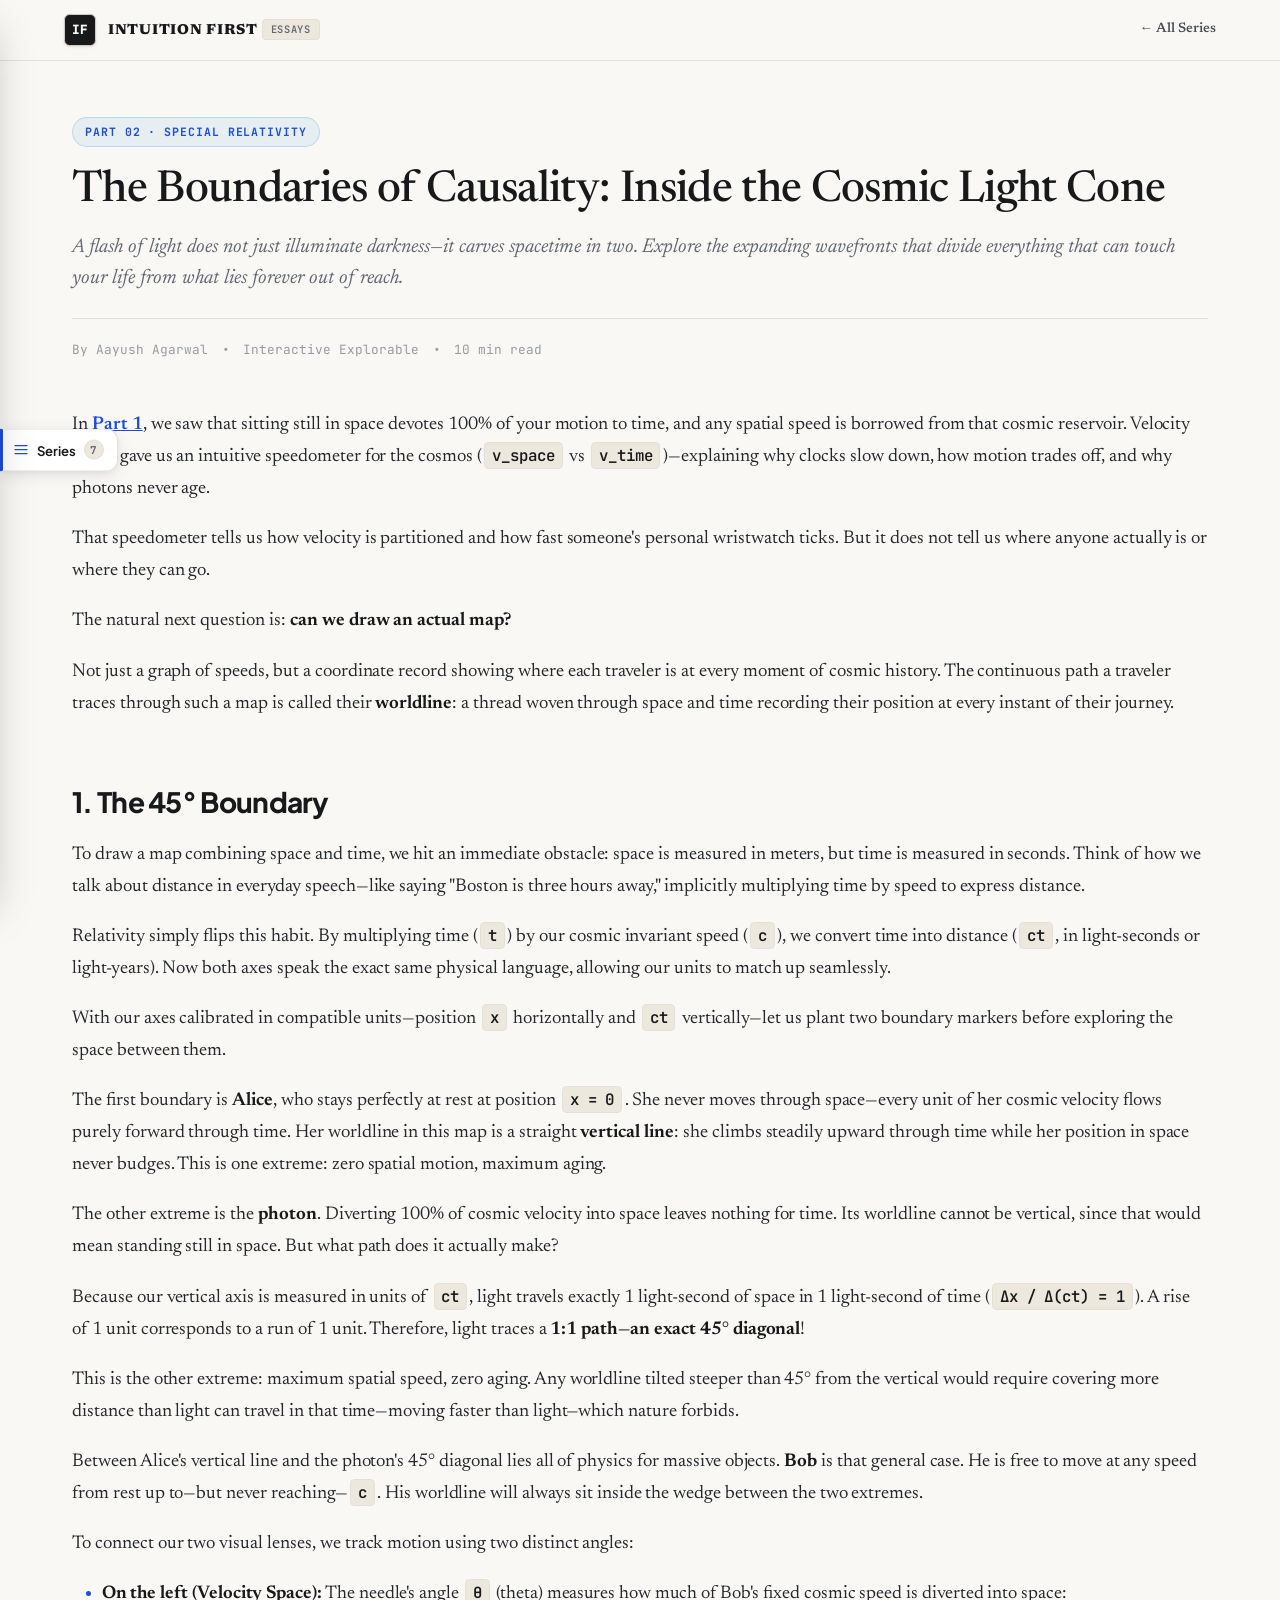
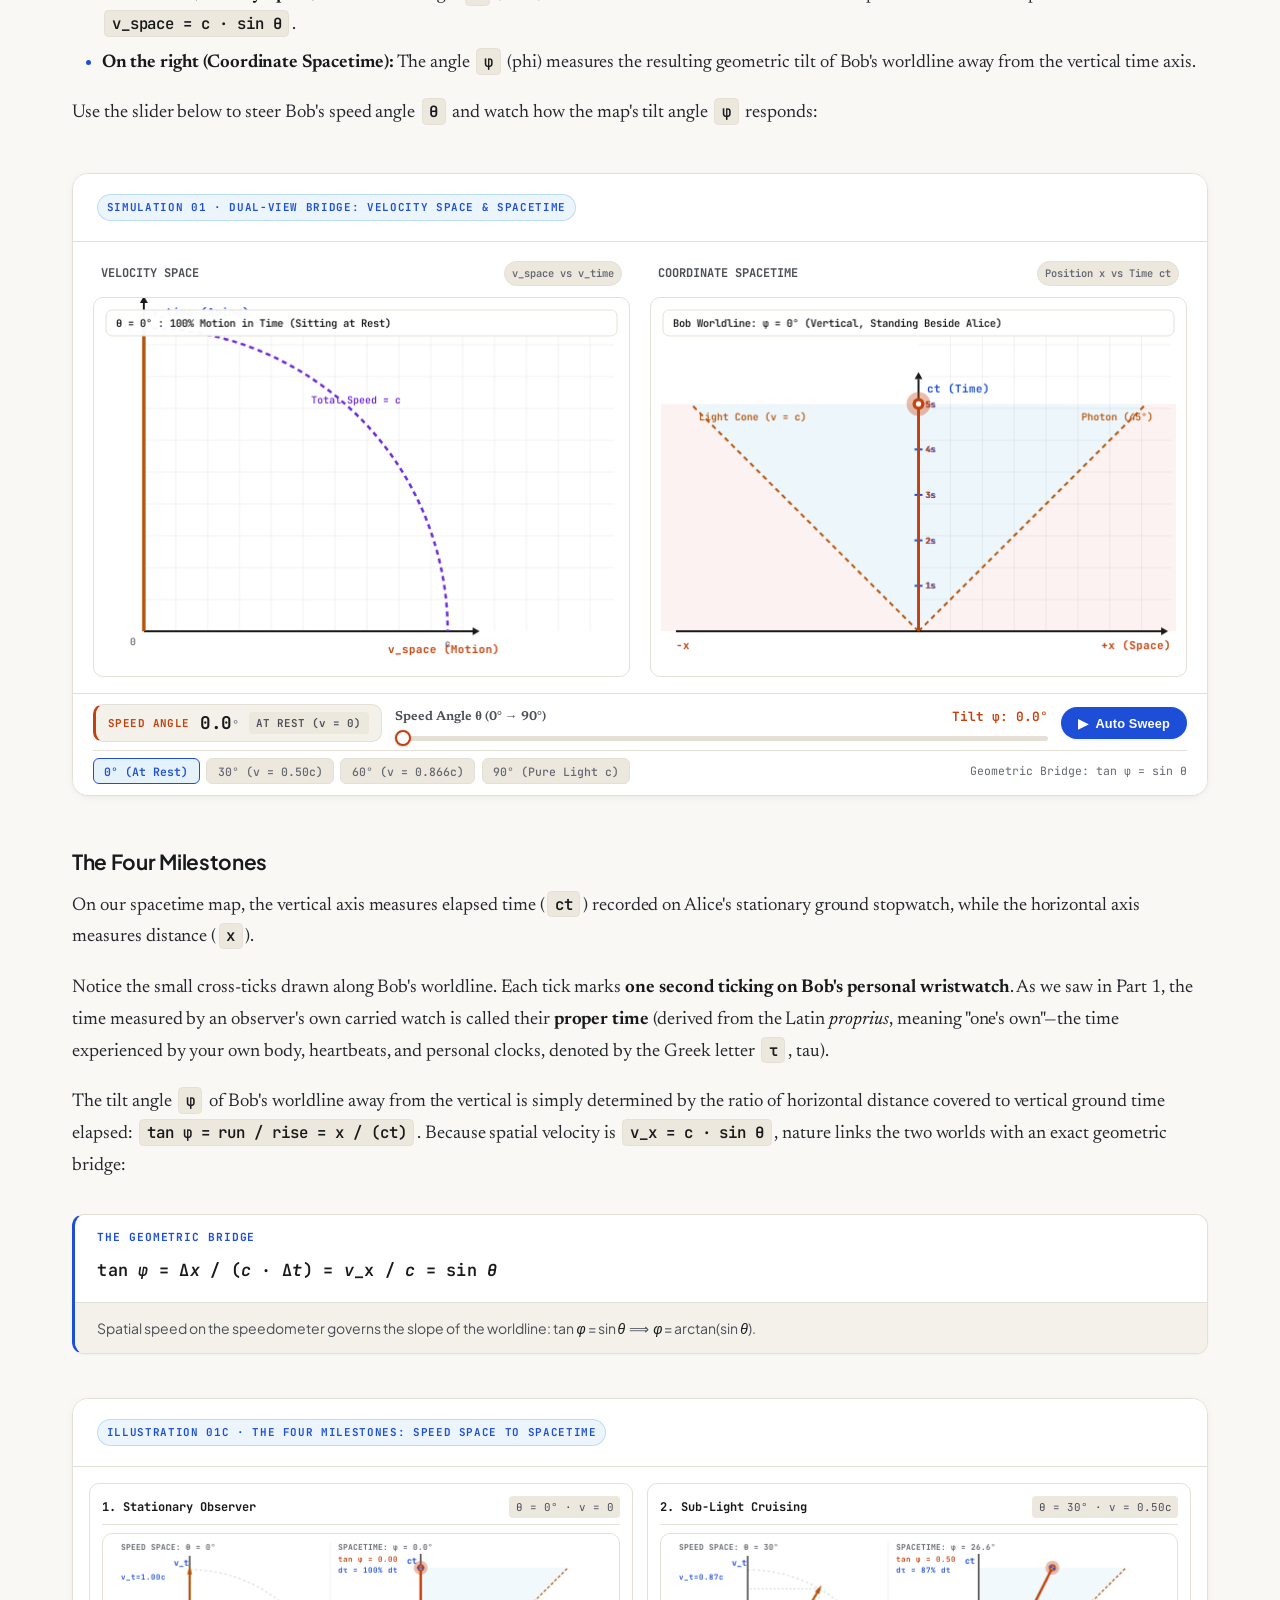
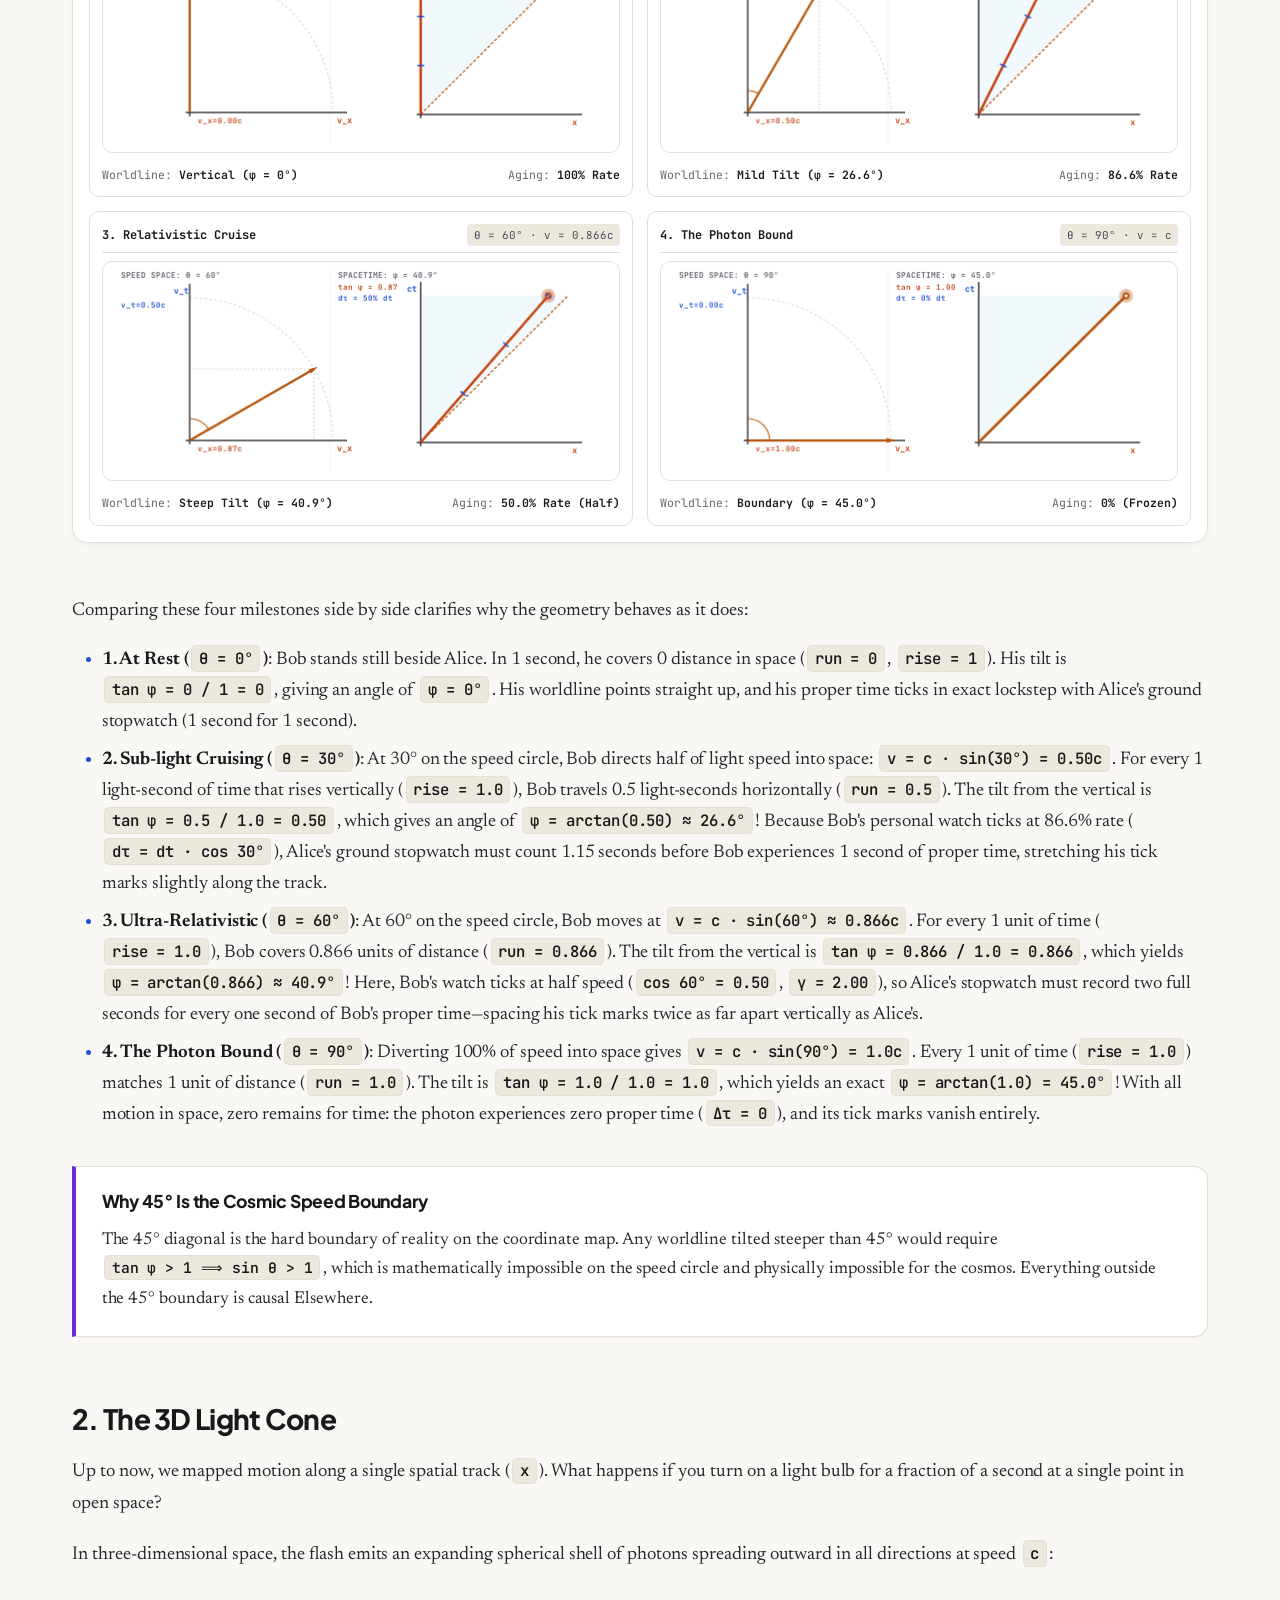
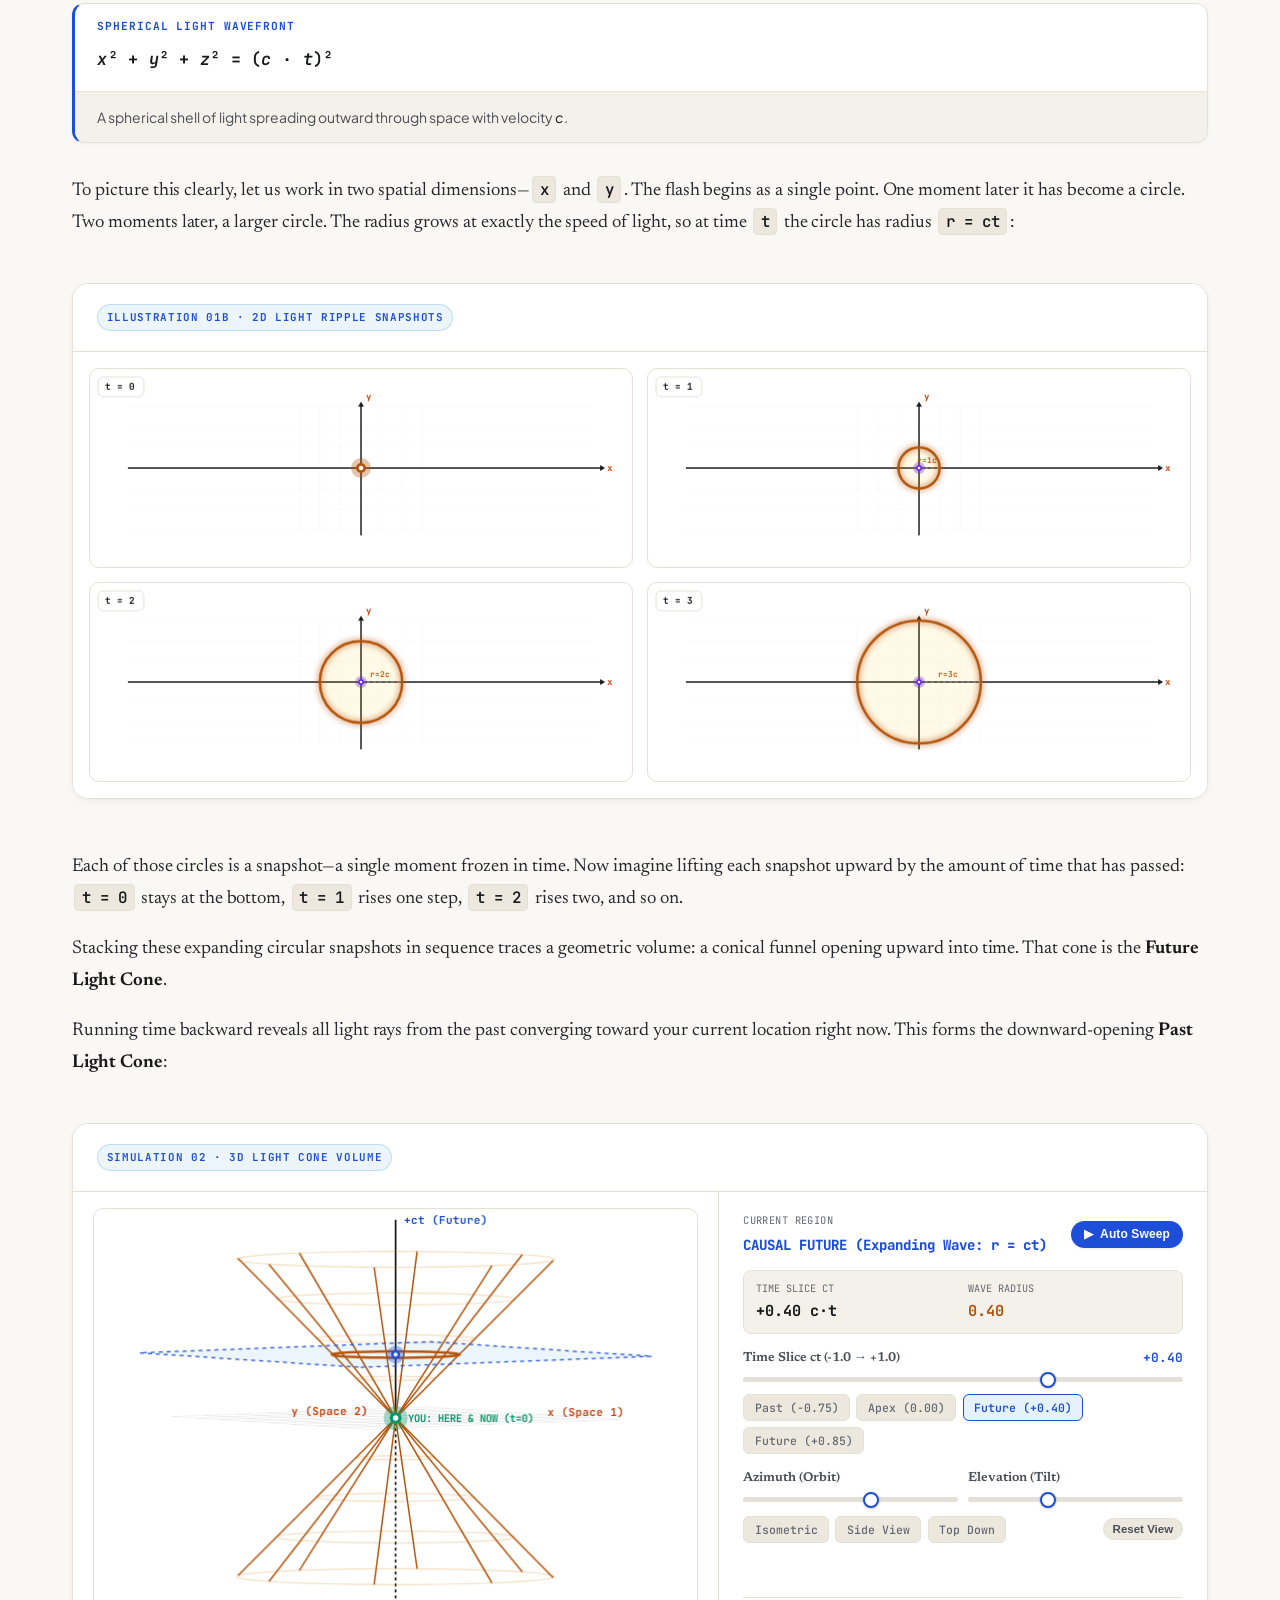
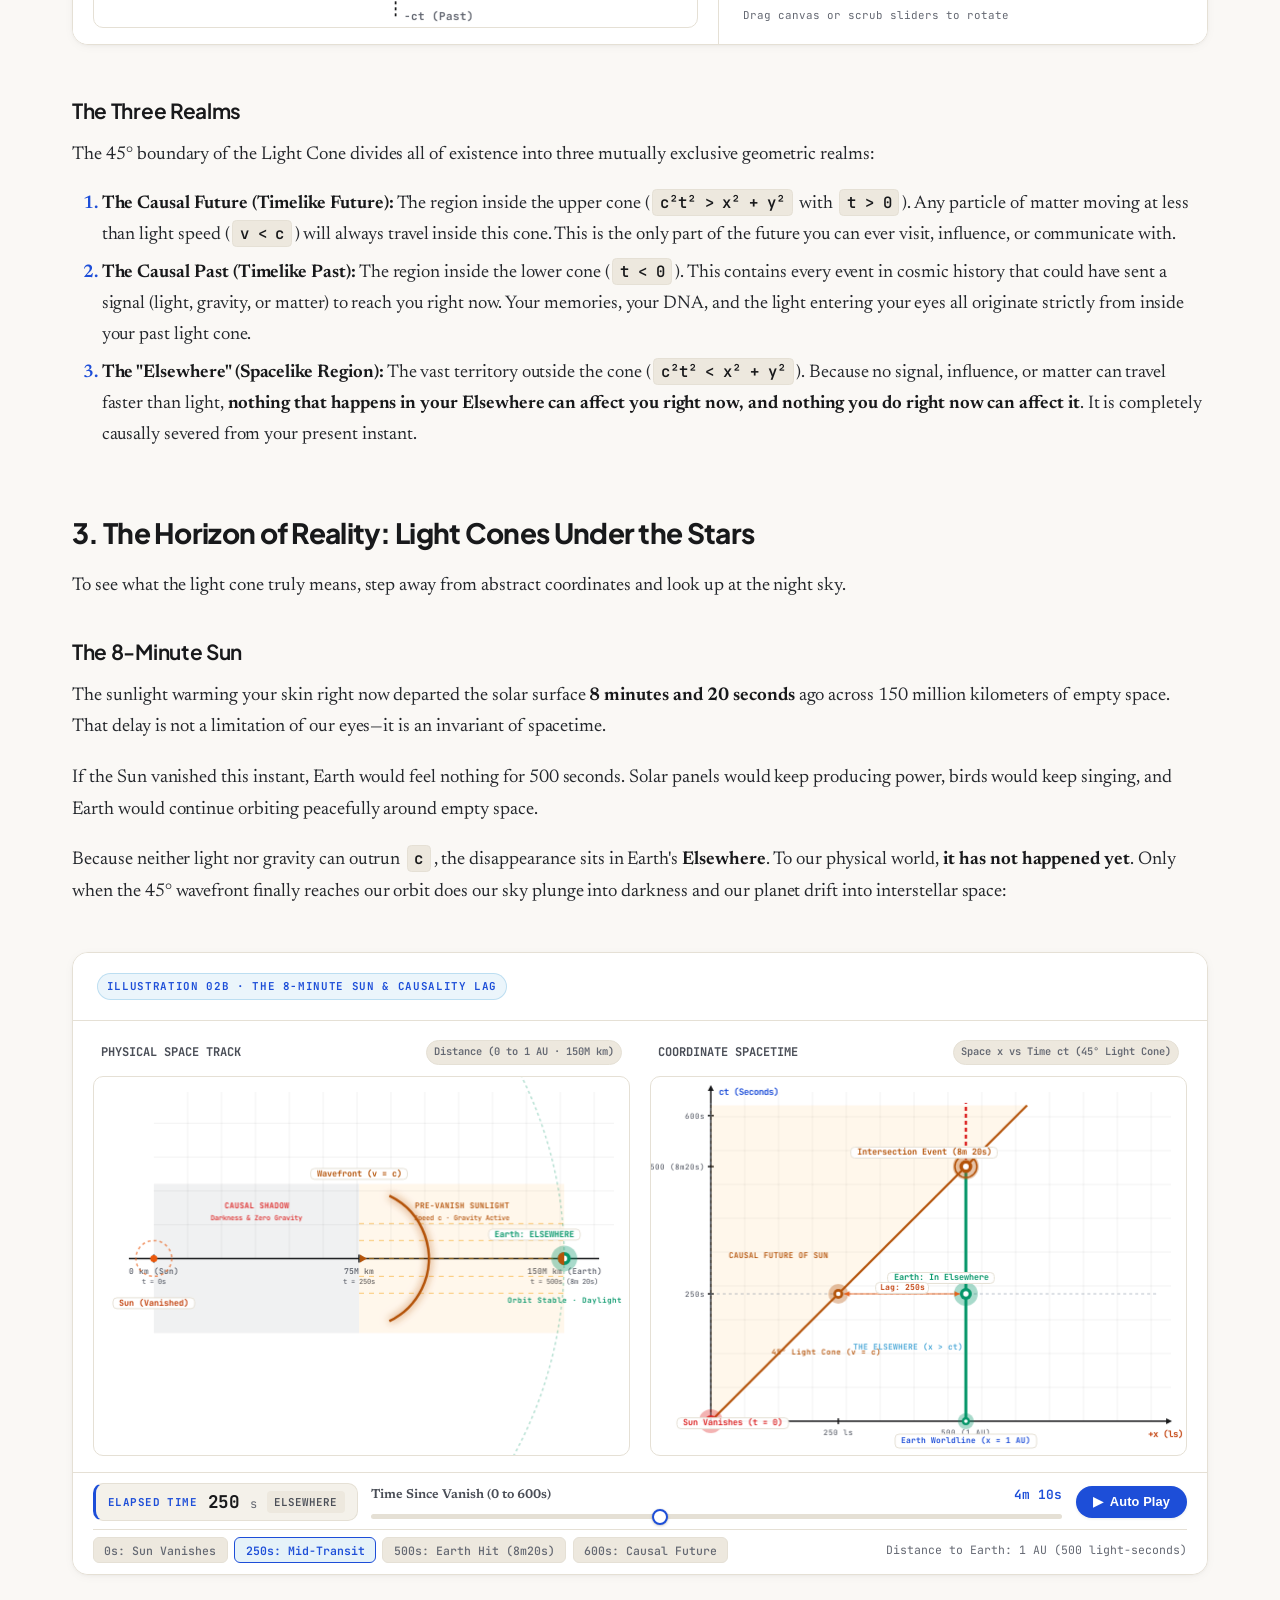
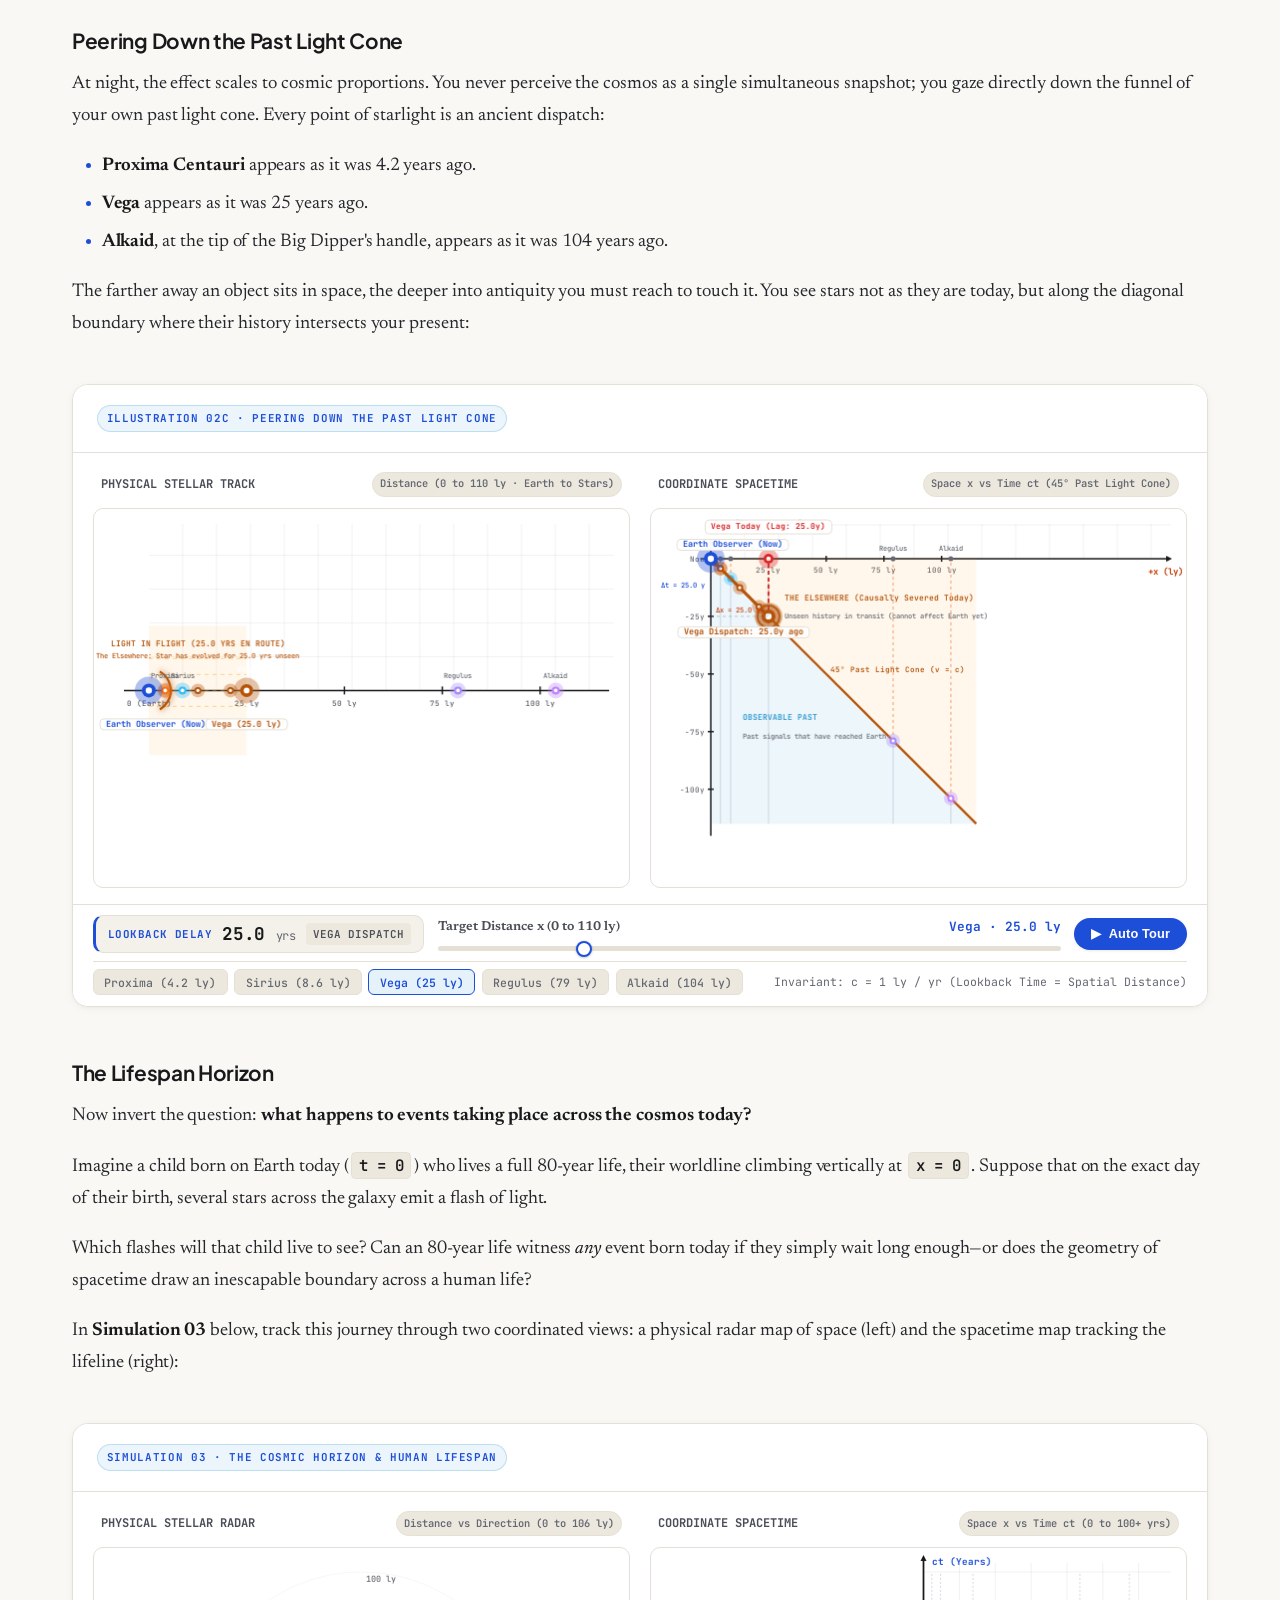
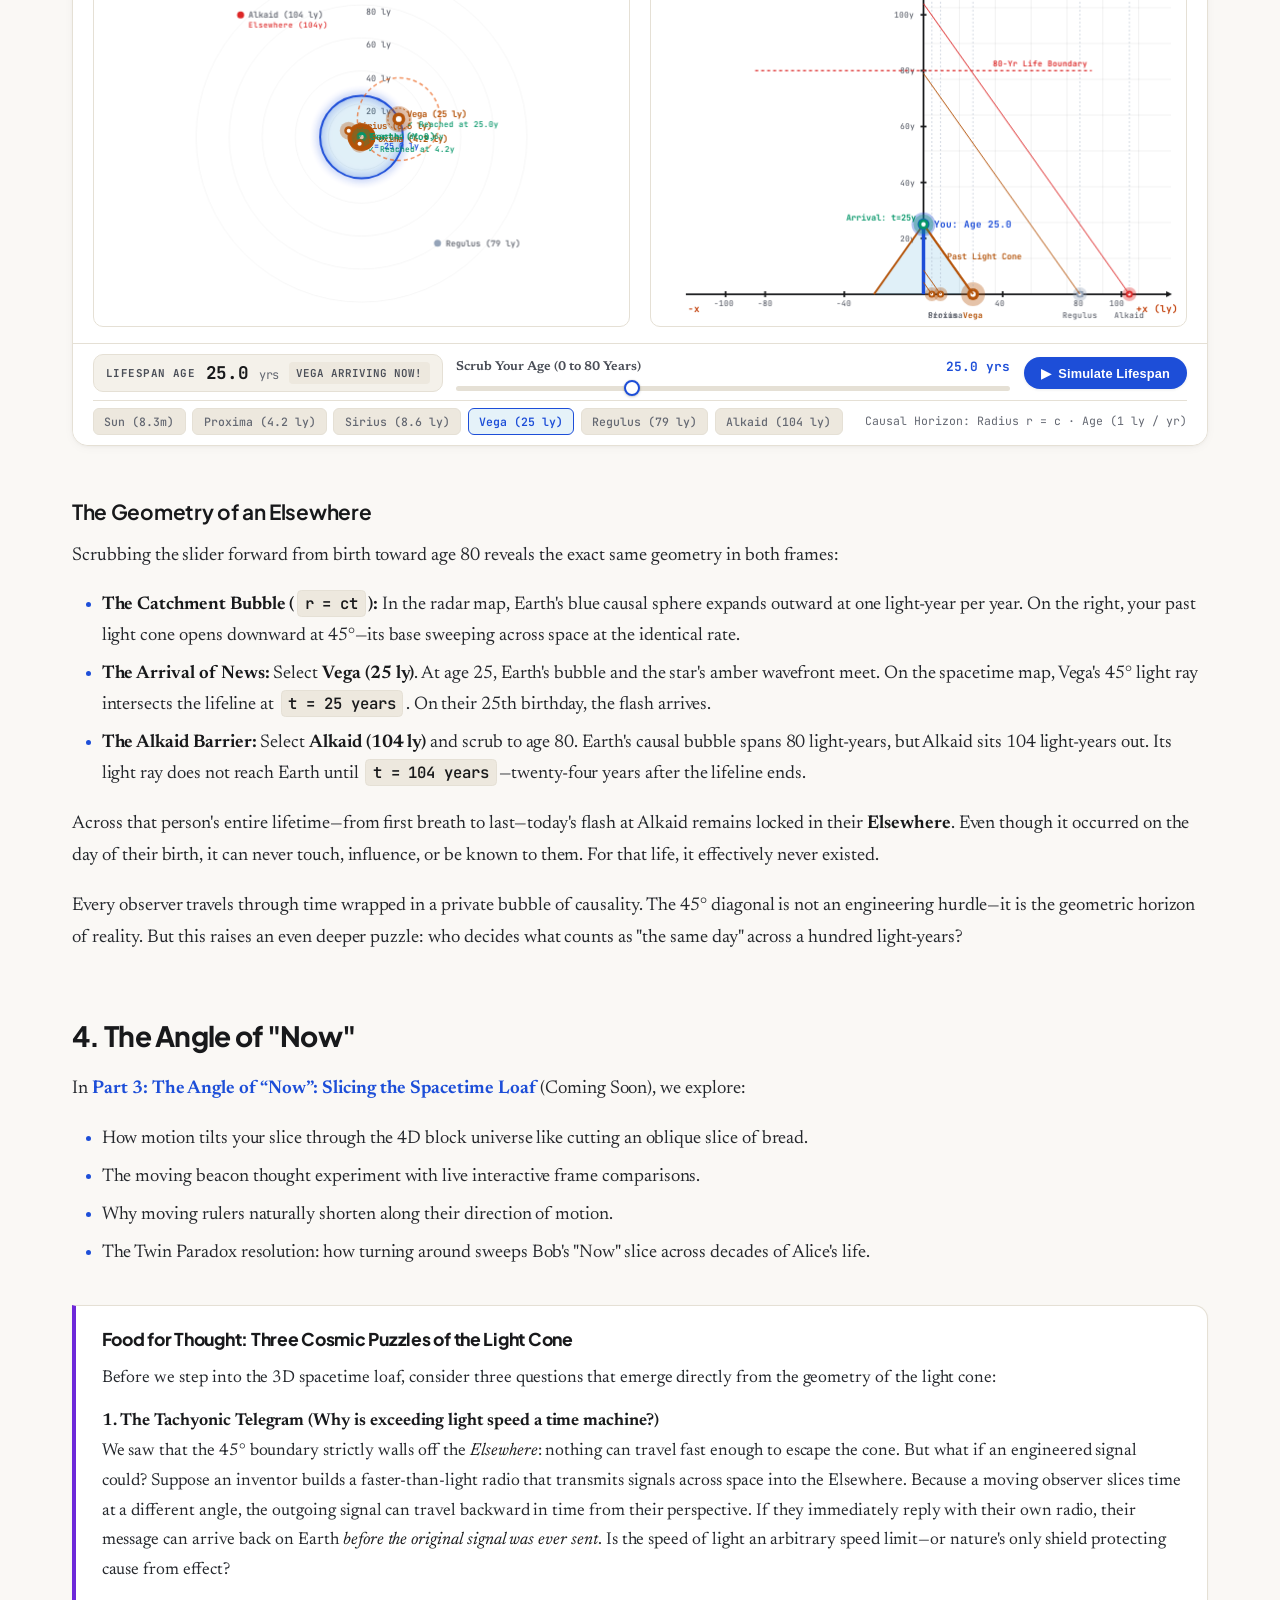
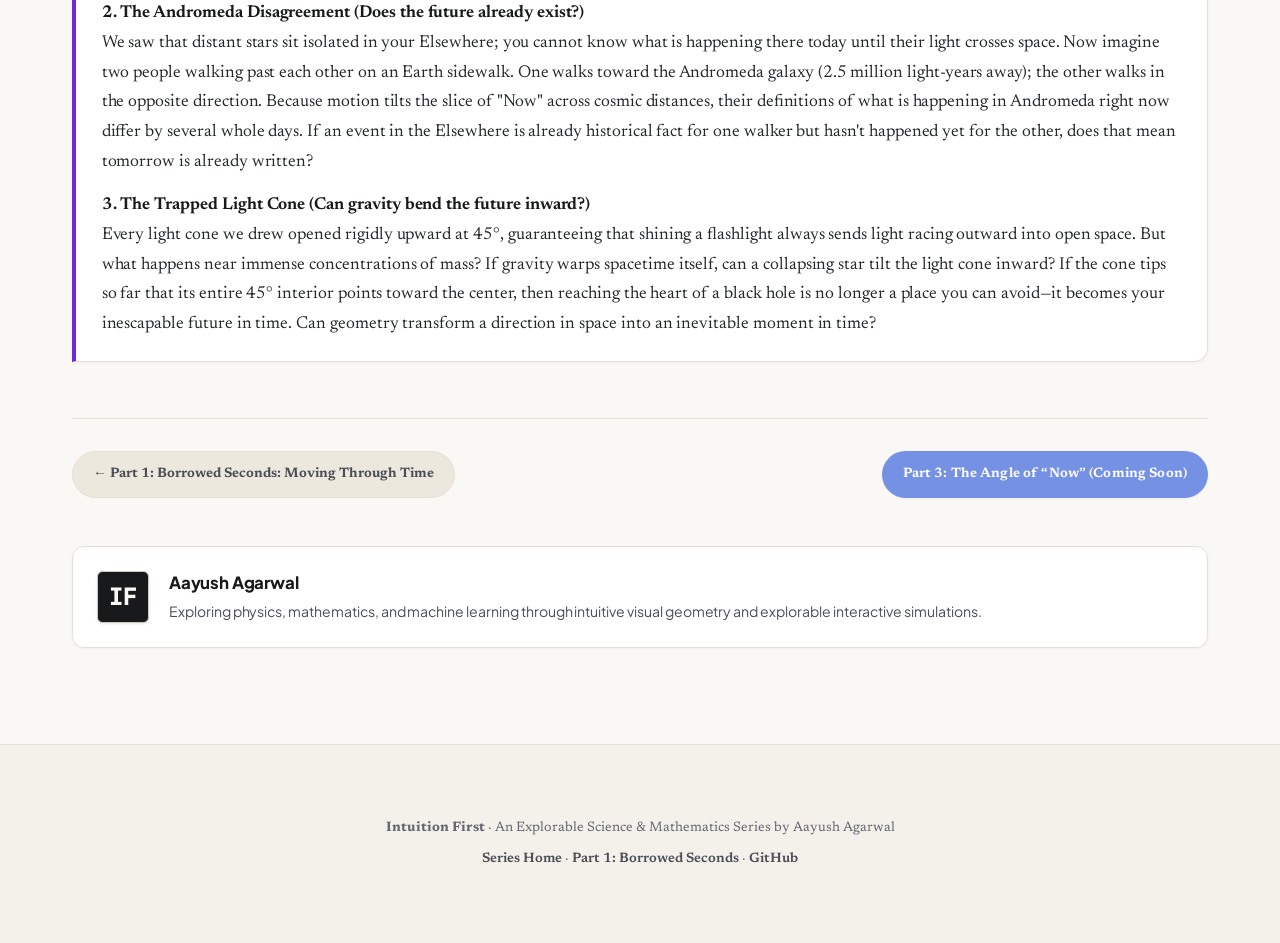
<file: posts/02-light-cone.html>
<!doctype html>
<html lang="en">
  <head>
    <meta charset="UTF-8" />
    <meta name="viewport" content="width=device-width, initial-scale=1.0" />
    <title>The Boundaries of Causality: Inside the Cosmic Light Cone · Intuition First</title>
    <link rel="stylesheet" href="../css/style.css" />
    <meta
      name="description"
      content="A flash of light does not just illuminate darkness—it carves spacetime in two. Explore the expanding wavefronts that divide everything that can touch your life from what lies forever out of reach."
    />
    <script>
      (function () {
        var isDark =
          window.matchMedia &&
          window.matchMedia("(prefers-color-scheme: dark)").matches;
        document.documentElement.setAttribute(
          "data-theme",
          isDark ? "dark" : "light",
        );
      })();
    </script>
  </head>

  <body>
    <div class="reading-progress-bar" id="reading-progress"></div>

    <!-- Top Navigation -->
    <nav class="site-nav">
      <div class="site-nav-inner">
        <a href="../index.html" class="brand-link">
          <div class="brand-badge">IF</div>
          <div>
            <span class="brand-title">INTUITION FIRST</span>
            <span class="brand-tag">ESSAYS</span>
          </div>
        </a>
        <div class="nav-links">
          <a href="../index.html">← All Series</a>
        </div>
      </div>
    </nav>

    <!-- Main Article Body with Wide Container for Side-by-Side Visuals -->
    <main class="wide-reading-container">
      <!-- Article Header -->
      <header class="article-header">
        <div class="category-tag">Part 02 · Special Relativity</div>
        <h1 class="article-title">
          The Boundaries of Causality: Inside the Cosmic Light Cone
        </h1>
        <p class="article-subtitle">
          A flash of light does not just illuminate darkness—it carves
          spacetime in two. Explore the expanding wavefronts that divide
          everything that can touch your life from what lies forever out of
          reach.
        </p>
        <div class="article-meta">
          <span>By Aayush Agarwal</span>
          <span>•</span>
          <span>Interactive Explorable</span>
          <span>•</span>
          <span>10 min read</span>
        </div>
      </header>

      <!-- Editorial Prose -->
      <article class="editorial-prose">
        <p>
          In
          <a
            href="01-motion-and-time.html"
            style="
              color: var(--color-time);
              font-weight: 600;
              text-decoration: underline;
            "
            >Part 1</a
          >, we saw that sitting still in space devotes 100% of your motion to
          time, and any spatial speed is borrowed from that cosmic reservoir.
          Velocity Space gave us an intuitive speedometer for the cosmos (<span
            class="math-badge"
            >v_space</span
          >
          vs <span class="math-badge">v_time</span>)—explaining why clocks slow
          down, how motion trades off, and why photons never age.
        </p>
        <p>
          That speedometer tells us how velocity is partitioned and how fast
          someone's personal wristwatch ticks. But it does not tell us where
          anyone actually is or where they can go.
        </p>
        <p>
          The natural next question is:
          <strong>can we draw an actual map?</strong>
        </p>
        <p>
          Not just a graph of speeds, but a coordinate record showing where each
          traveler is at every moment of cosmic history. The continuous path a
          traveler traces through such a map is called their
          <strong>worldline</strong>: a thread woven through space and time
          recording their position at every instant of their journey.
        </p>

        <!-- SECTION 1 -->
        <h2 id="interactive-bridge">1. The 45° Boundary</h2>
        <p>
          To draw a map combining space and time, we hit an immediate obstacle:
          space is measured in meters, but time is measured in seconds. Think of
          how we talk about distance in everyday speech—like saying "Boston is
          three hours away," implicitly multiplying time by speed to express
          distance.
        </p>
        <p>
          Relativity simply flips this habit. By multiplying time (<span
            class="math-badge"
            >t</span
          >) by our cosmic invariant speed (<span class="math-badge">c</span>),
          we convert time into distance (<span class="math-badge">ct</span>, in
          light-seconds or light-years). Now both axes speak the exact same
          physical language, allowing our units to match up seamlessly.
        </p>
        <p>
          With our axes calibrated in compatible units—position
          <span class="math-badge">x</span> horizontally and
          <span class="math-badge">ct</span> vertically—let us plant two
          boundary markers before exploring the space between them.
        </p>
        <p>
          The first boundary is <strong>Alice</strong>, who stays perfectly at
          rest at position <span class="math-badge">x = 0</span>. She never
          moves through space—every unit of her cosmic velocity flows purely
          forward through time. Her worldline in this map is a straight
          <strong>vertical line</strong>: she climbs steadily upward through
          time while her position in space never budges. This is one extreme:
          zero spatial motion, maximum aging.
        </p>
        <p>
          The other extreme is the <strong>photon</strong>. Diverting 100% of
          cosmic velocity into space leaves nothing for time. Its worldline
          cannot be vertical, since that would mean standing still in space. But
          what path does it actually make?
        </p>
        <p>
          Because our vertical axis is measured in units of
          <span class="math-badge">ct</span>, light travels exactly 1
          light-second of space in 1 light-second of time (<span
            class="math-badge"
            >Δx / Δ(ct) = 1</span
          >). A rise of 1 unit corresponds to a run of 1 unit. Therefore, light
          traces a <strong>1:1 path—an exact 45° diagonal</strong>!
        </p>
        <p>
          This is the other extreme: maximum spatial speed, zero aging. Any
          worldline tilted steeper than 45° from the vertical would require
          covering more distance than light can travel in that time—moving
          faster than light—which nature forbids.
        </p>
        <p>
          Between Alice's vertical line and the photon's 45° diagonal lies all
          of physics for massive objects.
          <strong>Bob</strong> is that general case. He is free to move at any
          speed from rest up to—but never reaching—<span class="math-badge"
            >c</span
          >. His worldline will always sit inside the wedge between the two
          extremes.
        </p>
        <p>
          To connect our two visual lenses, we track motion using two distinct
          angles:
        </p>
        <ul>
          <li>
            <strong>On the left (Velocity Space):</strong> The needle's angle
            <span class="math-badge">θ</span> (theta) measures how much of Bob's
            fixed cosmic speed is diverted into space:
            <span class="math-badge">v_space = c · sin θ</span>.
          </li>
          <li>
            <strong>On the right (Coordinate Spacetime):</strong> The angle
            <span class="math-badge">φ</span> (phi) measures the resulting
            geometric tilt of Bob's worldline away from the vertical time axis.
          </li>
        </ul>
        <p>
          Use the slider below to steer Bob's speed angle
          <span class="math-badge">θ</span> and watch how the map's tilt angle
          <span class="math-badge">φ</span> responds:
        </p>

        <!-- WIDGET 1: SIDE-BY-SIDE BRIDGE -->
        <div id="widget-dual-bridge" class="interactive-artifact artifact-wide">
          <div class="artifact-header">
            <div>
              <div class="artifact-badge">
                SIMULATION 01 · DUAL-VIEW BRIDGE: VELOCITY SPACE &amp; SPACETIME
              </div>
            </div>
          </div>
          <div class="comparison-grid">
            <!-- Left Column: Part 1 Speed Circle -->
            <div class="canvas-col">
              <div class="canvas-col-header">
                <span>VELOCITY SPACE</span>
                <span class="canvas-col-tag">v_space vs v_time</span>
              </div>
              <canvas class="canvas-speed"></canvas>
            </div>
            <!-- Right Column: Part 2 Spacetime Diagram -->
            <div class="canvas-col">
              <div class="canvas-col-header">
                <span>COORDINATE SPACETIME</span>
                <span class="canvas-col-tag">Position x vs Time ct</span>
              </div>
              <canvas class="canvas-spacetime"></canvas>
            </div>
          </div>
          <!-- Controls Deck -->
          <div class="artifact-controls artifact-controls-deck">
            <div class="controls-strip">
              <div class="clock-card amber clock-theta-status-card">
                <span class="clock-label">Speed Angle</span>
                <span class="clock-time val-theta-reading"
                  >0.0<span>°</span></span
                >
                <span class="clock-badge badge-theta-status">v = 0.00c</span>
              </div>
              <div class="control-item">
                <div class="control-header">
                  <span>Speed Angle θ (0° → 90°)</span>
                  <span class="control-val amber val-theta-label"
                    >Tilt φ: 0.0°</span
                  >
                </div>
                <input
                  type="range"
                  class="range-slider amber slider-theta"
                  min="0"
                  max="90"
                  step="0.5"
                  value="0"
                />
              </div>
              <button class="btn-primary btn-play">
                <span>▶</span><span>Auto Sweep</span>
              </button>
            </div>

            <div class="controls-preset-row">
              <div class="preset-chips">
                <button class="chip-btn preset-btn active" data-theta="0">
                  0° (At Rest)
                </button>
                <button class="chip-btn preset-btn" data-theta="30">
                  30° (v = 0.50c)
                </button>
                <button class="chip-btn preset-btn" data-theta="60">
                  60° (v = 0.866c)
                </button>
                <button class="chip-btn preset-btn" data-theta="90">
                  90° (Pure Light c)
                </button>
              </div>
              <span class="preset-tag"> Geometric Bridge: tan φ = sin θ </span>
            </div>
          </div>
        </div>

        <!-- KEY PRESET OBSERVATIONS -->
        <h3>The Four Milestones</h3>
        <p>
          On our spacetime map, the vertical axis measures elapsed time (<span
            class="math-badge"
            >ct</span
          >) recorded on Alice's stationary ground stopwatch, while the
          horizontal axis measures distance (<span class="math-badge">x</span>).
        </p>
        <p>
          Notice the small cross-ticks drawn along Bob's worldline. Each tick
          marks
          <strong>one second ticking on Bob's personal wristwatch</strong>. As we
          saw in Part 1, the time measured by an observer's own carried watch is
          called their <strong>proper time</strong> (derived from the Latin
          <em>proprius</em>, meaning "one's own"—the time experienced by your
          own body, heartbeats, and personal clocks, denoted by the Greek letter
          <span class="math-badge">τ</span>, tau).
        </p>
        <p>
          The tilt angle <span class="math-badge">φ</span> of Bob's worldline
          away from the vertical is simply determined by the ratio of horizontal
          distance covered to vertical ground time elapsed:
          <span class="math-badge">tan φ = run / rise = x / (ct)</span>. Because
          spatial velocity is <span class="math-badge">v_x = c · sin θ</span>,
          nature links the two worlds with an exact geometric bridge:
        </p>

        <div class="formula-card">
          <div class="formula-card-header">
            <span class="formula-tag">The Geometric Bridge</span>
          </div>
          <div class="formula-body">
            tan <em>φ</em> = Δ<em>x</em> / (<em>c</em> · Δ<em>t</em>) =
            <em>v</em>_x / <em>c</em> = sin <em>θ</em>
          </div>
          <div class="formula-note">
            Spatial speed on the speedometer governs the slope of the worldline:
            tan <em>φ</em> = sin <em>θ</em> &nbsp;⟹&nbsp; <em>φ</em> =
            arctan(sin <em>θ</em>).
          </div>
        </div>

        <!-- WIDGET 1c: 2x2 SYNTHESIS GRID -->
        <div id="widget-synthesis-grid" class="interactive-artifact">
          <div class="artifact-header">
            <div>
              <div class="artifact-badge">
                ILLUSTRATION 01c · THE FOUR MILESTONES: SPEED SPACE TO SPACETIME
              </div>
            </div>
          </div>
          <div class="canvas-viewport" style="padding: 1rem">
            <div class="synthesis-grid">
              <!-- Panel 1: At Rest -->
              <div class="synthesis-panel-card">
                <div class="synthesis-panel-header">
                  <span class="synthesis-panel-title"
                    >1. Stationary Observer</span
                  >
                  <span class="synthesis-panel-tag">θ = 0° · v = 0</span>
                </div>
                <div class="synthesis-canvas-wrap">
                  <canvas data-preset="0"></canvas>
                </div>
                <div class="synthesis-panel-footer">
                  <span>Worldline: <strong>Vertical (φ = 0°)</strong></span>
                  <span>Aging: <strong>100% Rate</strong></span>
                </div>
              </div>

              <!-- Panel 2: Sub-light Cruising -->
              <div class="synthesis-panel-card">
                <div class="synthesis-panel-header">
                  <span class="synthesis-panel-title"
                    >2. Sub-Light Cruising</span
                  >
                  <span class="synthesis-panel-tag">θ = 30° · v = 0.50c</span>
                </div>
                <div class="synthesis-canvas-wrap">
                  <canvas data-preset="30"></canvas>
                </div>
                <div class="synthesis-panel-footer">
                  <span>Worldline: <strong>Mild Tilt (φ = 26.6°)</strong></span>
                  <span>Aging: <strong>86.6% Rate</strong></span>
                </div>
              </div>

              <!-- Panel 3: Ultra-Relativistic -->
              <div class="synthesis-panel-card">
                <div class="synthesis-panel-header">
                  <span class="synthesis-panel-title"
                    >3. Relativistic Cruise</span
                  >
                  <span class="synthesis-panel-tag">θ = 60° · v = 0.866c</span>
                </div>
                <div class="synthesis-canvas-wrap">
                  <canvas data-preset="60"></canvas>
                </div>
                <div class="synthesis-panel-footer">
                  <span
                    >Worldline: <strong>Steep Tilt (φ = 40.9°)</strong></span
                  >
                  <span>Aging: <strong>50.0% Rate (Half)</strong></span>
                </div>
              </div>

              <!-- Panel 4: The Photon Bound -->
              <div class="synthesis-panel-card">
                <div class="synthesis-panel-header">
                  <span class="synthesis-panel-title">4. The Photon Bound</span>
                  <span class="synthesis-panel-tag">θ = 90° · v = c</span>
                </div>
                <div class="synthesis-canvas-wrap">
                  <canvas data-preset="90"></canvas>
                </div>
                <div class="synthesis-panel-footer">
                  <span>Worldline: <strong>Boundary (φ = 45.0°)</strong></span>
                  <span>Aging: <strong>0% (Frozen)</strong></span>
                </div>
              </div>
            </div>
          </div>
        </div>

        <p>
          Comparing these four milestones side by side clarifies why the
          geometry behaves as it does:
        </p>
        <ul>
          <li>
            <strong>1. At Rest (<span class="math-badge">θ = 0°</span>)</strong
            >: Bob stands still beside Alice. In 1 second, he covers 0 distance
            in space (<span class="math-badge">run = 0</span>,
            <span class="math-badge">rise = 1</span>). His tilt is
            <span class="math-badge">tan φ = 0 / 1 = 0</span>, giving an angle
            of <strong><span class="math-badge">φ = 0°</span></strong
            >. His worldline points straight up, and his proper time ticks in
            exact lockstep with Alice's ground stopwatch (1 second for 1
            second).
          </li>
          <li>
            <strong
              >2. Sub-light Cruising (<span class="math-badge">θ = 30°</span
              >)</strong
            >: At 30° on the speed circle, Bob directs half of light speed into
            space: <span class="math-badge">v = c · sin(30°) = 0.50c</span>. For
            every 1 light-second of time that rises vertically (<span
              class="math-badge"
              >rise = 1.0</span
            >), Bob travels 0.5 light-seconds horizontally (<span
              class="math-badge"
              >run = 0.5</span
            >). The tilt from the vertical is
            <span class="math-badge">tan φ = 0.5 / 1.0 = 0.50</span>, which
            gives an angle of
            <strong
              ><span class="math-badge">φ = arctan(0.50) ≈ 26.6°</span></strong
            >! Because Bob's personal watch ticks at 86.6% rate (<span
              class="math-badge"
              >dτ = dt · cos 30°</span
            >), Alice's ground stopwatch must count 1.15 seconds before Bob
            experiences 1 second of proper time, stretching his tick marks
            slightly along the track.
          </li>
          <li>
            <strong
              >3. Ultra-Relativistic (<span class="math-badge">θ = 60°</span
              >)</strong
            >: At 60° on the speed circle, Bob moves at
            <span class="math-badge">v = c · sin(60°) ≈ 0.866c</span>. For every
            1 unit of time (<span class="math-badge">rise = 1.0</span>), Bob
            covers 0.866 units of distance (<span class="math-badge"
              >run = 0.866</span
            >). The tilt from the vertical is
            <span class="math-badge">tan φ = 0.866 / 1.0 = 0.866</span>, which
            yields
            <strong
              ><span class="math-badge">φ = arctan(0.866) ≈ 40.9°</span></strong
            >! Here, Bob's watch ticks at half speed (<span class="math-badge"
              >cos 60° = 0.50</span
            >, <span class="math-badge">γ = 2.00</span>), so Alice's stopwatch
            must record two full seconds for every one second of Bob's proper
            time—spacing his tick marks twice as far apart vertically as
            Alice's.
          </li>
          <li>
            <strong
              >4. The Photon Bound (<span class="math-badge">θ = 90°</span
              >)</strong
            >: Diverting 100% of speed into space gives
            <span class="math-badge">v = c · sin(90°) = 1.0c</span>. Every 1
            unit of time (<span class="math-badge">rise = 1.0</span>) matches 1
            unit of distance (<span class="math-badge">run = 1.0</span>). The
            tilt is <span class="math-badge">tan φ = 1.0 / 1.0 = 1.0</span>,
            which yields an exact
            <strong
              ><span class="math-badge">φ = arctan(1.0) = 45.0°</span></strong
            >! With all motion in space, zero remains for time: the photon
            experiences zero proper time (<span class="math-badge">Δτ = 0</span
            >), and its tick marks vanish entirely.
          </li>
        </ul>

        <!-- INSIGHT CALLOUT -->
        <div class="insight-callout">
          <h4>Why 45° Is the Cosmic Speed Boundary</h4>
          <p>
            The 45° diagonal is the hard boundary of reality on the coordinate
            map. Any worldline tilted steeper than 45° would require
            <span class="math-badge">tan φ &gt; 1 ⟹ sin θ &gt; 1</span>, which
            is mathematically impossible on the speed circle and physically
            impossible for the cosmos. Everything outside the 45° boundary is
            causal Elsewhere.
          </p>
        </div>

        <!-- SECTION 2 -->
        <h2>2. The 3D Light Cone</h2>
        <p>
          Up to now, we mapped motion along a single spatial track (<span
            class="math-badge"
            >x</span
          >). What happens if you turn on a light bulb for a fraction of a
          second at a single point in open space?
        </p>
        <p>
          In three-dimensional space, the flash emits an expanding spherical
          shell of photons spreading outward in all directions at speed
          <span class="math-badge">c</span>:
        </p>
        <div class="formula-card">
          <div class="formula-card-header">
            <span class="formula-tag">Spherical Light Wavefront</span>
          </div>
          <div class="formula-body">
            <em>x</em>² + <em>y</em>² + <em>z</em>² = (<em>c</em> · <em>t</em>)²
          </div>
          <div class="formula-note">
            A spherical shell of light spreading outward through space with
            velocity <em>c</em>.
          </div>
        </div>
        <p>
          To picture this clearly, let us work in two spatial dimensions—<span
            class="math-badge"
            >x</span
          >
          and <span class="math-badge">y</span>. The flash begins as a single
          point. One moment later it has become a circle. Two moments later, a
          larger circle. The radius grows at exactly the speed of light, so at
          time <span class="math-badge">t</span> the circle has radius
          <span class="math-badge">r = ct</span>:
        </p>

        <!-- WIDGET 1b: EXPANDING CIRCLES GRID -->
        <div id="widget-expanding-circles" class="interactive-artifact">
          <div class="artifact-header">
            <div>
              <div class="artifact-badge">
                ILLUSTRATION 01b · 2D LIGHT RIPPLE SNAPSHOTS
              </div>
            </div>
          </div>
          <div class="canvas-viewport" style="padding: 1rem">
            <div id="expanding-circles-grid" class="expanding-circles-grid">
              <canvas class="circle-panel" data-t="0"></canvas>
              <canvas class="circle-panel" data-t="1"></canvas>
              <canvas class="circle-panel" data-t="2"></canvas>
              <canvas class="circle-panel" data-t="3"></canvas>
            </div>
          </div>
        </div>

        <p>
          Each of those circles is a snapshot—a single moment frozen in time.
          Now imagine lifting each snapshot upward by the amount of time that
          has passed: <span class="math-badge">t = 0</span> stays at the bottom,
          <span class="math-badge">t = 1</span> rises one step,
          <span class="math-badge">t = 2</span> rises two, and so on.
        </p>
        <p>
          Stacking these expanding circular snapshots in sequence traces a
          geometric volume: a conical funnel opening upward into time. That cone
          is the <strong>Future Light Cone</strong>.
        </p>
        <p>
          Running time backward reveals all light rays from the past converging
          toward your current location right now. This forms the
          downward-opening <strong>Past Light Cone</strong>:
        </p>

        <!-- WIDGET 2: 3D LIGHT CONE EXPLORER -->
        <div
          id="widget-3d-light-cone"
          class="interactive-artifact artifact-wide"
        >
          <div class="artifact-header">
            <div>
              <div class="artifact-badge">
                SIMULATION 02 · 3D LIGHT CONE VOLUME
              </div>
            </div>
          </div>
          <div class="artifact-split">
            <!-- Left Column: Canvas Viewport -->
            <div class="split-canvas-col">
              <canvas></canvas>
            </div>
            <!-- Right Column: Control Deck & Telemetry -->
            <div class="split-controls-col">
              <div style="display: flex; flex-direction: column; gap: 0.85rem">
                <!-- Telemetry Header -->
                <div
                  style="
                    display: flex;
                    align-items: center;
                    justify-content: space-between;
                    gap: 0.5rem;
                    flex-wrap: wrap;
                  "
                >
                  <div>
                    <div
                      style="
                        font-family: var(--font-mono);
                        font-size: 0.65rem;
                        color: var(--text-muted);
                        text-transform: uppercase;
                        letter-spacing: 0.04em;
                      "
                    >
                      CURRENT REGION
                    </div>
                    <div
                      class="badge-region"
                      style="
                        font-family: var(--font-mono);
                        font-weight: 750;
                        font-size: 0.88rem;
                        color: var(--color-time);
                        margin-top: 0.15rem;
                      "
                    >
                      CAUSAL FUTURE
                    </div>
                  </div>
                  <button
                    class="btn-primary btn-play-3d"
                    style="padding: 0.35rem 0.75rem; font-size: 0.75rem"
                  >
                    <span>▶</span><span>Auto Sweep</span>
                  </button>
                </div>

                <!-- Metric Cards -->
                <div
                  style="
                    display: grid;
                    grid-template-columns: 1fr 1fr;
                    gap: 0.65rem;
                    padding: 0.55rem 0.75rem;
                    border-radius: 0.5rem;
                    background: var(--bg-card-subtle);
                    border: 1px solid var(--border-subtle);
                  "
                >
                  <div>
                    <div
                      style="
                        font-family: var(--font-mono);
                        font-size: 0.64rem;
                        color: var(--text-muted);
                        text-transform: uppercase;
                      "
                    >
                      TIME SLICE ct
                    </div>
                    <div
                      class="val-slice-time"
                      style="
                        font-family: var(--font-mono);
                        font-weight: 700;
                        font-size: 0.95rem;
                        color: var(--text-primary);
                        font-variant-numeric: tabular-nums;
                      "
                    >
                      +0.40 c·t
                    </div>
                  </div>
                  <div>
                    <div
                      style="
                        font-family: var(--font-mono);
                        font-size: 0.64rem;
                        color: var(--text-muted);
                        text-transform: uppercase;
                      "
                    >
                      WAVE RADIUS
                    </div>
                    <div
                      class="val-wave-radius"
                      style="
                        font-family: var(--font-mono);
                        font-weight: 700;
                        font-size: 0.95rem;
                        color: var(--color-photon);
                        font-variant-numeric: tabular-nums;
                      "
                    >
                      0.40
                    </div>
                  </div>
                </div>

                <!-- Time Slice Slider & Presets -->
                <div class="control-item">
                  <div class="control-header">
                    <span>Time Slice ct (-1.0 → +1.0)</span>
                    <span class="control-val cyan val-slice-badge">+0.40</span>
                  </div>
                  <input
                    type="range"
                    class="range-slider slider-time"
                    min="-1"
                    max="1"
                    step="0.02"
                    value="0.4"
                  />
                  <div class="preset-chips" style="margin-top: 0.25rem">
                    <button
                      class="chip-btn preset-slice-btn"
                      data-slice="-0.75"
                    >
                      Past (-0.75)
                    </button>
                    <button class="chip-btn preset-slice-btn" data-slice="0.0">
                      Apex (0.00)
                    </button>
                    <button
                      class="chip-btn preset-slice-btn active"
                      data-slice="0.4"
                    >
                      Future (+0.40)
                    </button>
                    <button class="chip-btn preset-slice-btn" data-slice="0.85">
                      Future (+0.85)
                    </button>
                  </div>
                </div>

                <!-- Orbit Sliders -->
                <div class="orbit-sliders-grid">
                  <div class="control-item">
                    <div class="control-header">
                      <span>Azimuth (Orbit)</span>
                    </div>
                    <input
                      type="range"
                      class="range-slider slider-azimuth"
                      min="-3.14"
                      max="3.14"
                      step="0.05"
                      value="0.65"
                    />
                  </div>
                  <div class="control-item">
                    <div class="control-header">
                      <span>Elevation (Tilt)</span>
                    </div>
                    <input
                      type="range"
                      class="range-slider slider-elevation"
                      min="-0.6"
                      max="1.2"
                      step="0.05"
                      value="0.05"
                    />
                  </div>
                </div>

                <!-- Camera Viewpoint Presets -->
                <div class="viewpoint-bar">
                  <div class="preset-chips">
                    <button
                      class="chip-btn preset-view-btn"
                      data-az="0.65"
                      data-el="0.05"
                    >
                      Isometric
                    </button>
                    <button
                      class="chip-btn preset-view-btn"
                      data-az="0"
                      data-el="0"
                    >
                      Side View
                    </button>
                    <button
                      class="chip-btn preset-view-btn"
                      data-az="0"
                      data-el="1.15"
                    >
                      Top Down
                    </button>
                  </div>
                  <button
                    class="btn-secondary btn-reset-view"
                    style="padding: 0.25rem 0.55rem; font-size: 0.72rem"
                  >
                    Reset View
                  </button>
                </div>
              </div>

              <div
                style="
                  border-top: 1px solid var(--border-subtle);
                  padding-top: 0.5rem;
                  display: flex;
                  align-items: center;
                  justify-content: space-between;
                "
              >
                <span
                  style="
                    font-family: var(--font-mono);
                    font-size: 0.68rem;
                    color: var(--text-muted);
                  "
                >
                  Drag canvas or scrub sliders to rotate
                </span>
              </div>
            </div>
          </div>
        </div>

        <!-- THE THREE COSMIC REGIONS -->
        <h3>The Three Realms</h3>
        <p>
          The 45° boundary of the Light Cone divides all of existence into three
          mutually exclusive geometric realms:
        </p>
        <ol>
          <li>
            <strong>The Causal Future (Timelike Future):</strong> The region
            inside the upper cone (<span class="math-badge"
              >c²t² &gt; x² + y²</span
            >
            with <span class="math-badge">t &gt; 0</span>). Any particle of
            matter moving at less than light speed (<span class="math-badge"
              >v &lt; c</span
            >) will always travel inside this cone. This is the only part of the
            future you can ever visit, influence, or communicate with.
          </li>
          <li>
            <strong>The Causal Past (Timelike Past):</strong> The region inside
            the lower cone (<span class="math-badge">t &lt; 0</span>). This
            contains every event in cosmic history that could have sent a signal
            (light, gravity, or matter) to reach you right now. Your memories,
            your DNA, and the light entering your eyes all originate strictly
            from inside your past light cone.
          </li>
          <li>
            <strong>The "Elsewhere" (Spacelike Region):</strong> The vast
            territory outside the cone (<span class="math-badge"
              >c²t² &lt; x² + y²</span
            >). Because no signal, influence, or matter can travel faster than
            light,
            <strong
              >nothing that happens in your Elsewhere can affect you right now,
              and nothing you do right now can affect it</strong
            >. It is completely causally severed from your present instant.
          </li>
        </ol>

        <!-- SECTION 3 -->
        <h2>3. The Horizon of Reality: Light Cones Under the Stars</h2>
        <p>
          To see what the light cone truly means, step away from abstract
          coordinates and look up at the night sky.
        </p>

        <h3>The 8-Minute Sun</h3>
        <p>
          The sunlight warming your skin right now departed the solar surface
          <strong>8 minutes and 20 seconds</strong>
          ago across 150 million kilometers of empty space. That delay is not a
          limitation of our eyes—it is an invariant of spacetime.
        </p>
        <p>
          If the Sun vanished this instant, Earth would feel nothing for 500
          seconds. Solar panels would keep producing power, birds would keep
          singing, and Earth would continue orbiting peacefully around empty
          space.
        </p>
        <p>
          Because neither light nor gravity can outrun
          <span class="math-badge">c</span>, the disappearance sits in Earth's
          <strong>Elsewhere</strong>. To our physical world,
          <strong>it has not happened yet</strong>. Only when the 45° wavefront
          finally reaches our orbit does our sky plunge into darkness and our
          planet drift into interstellar space:
        </p>

        <!-- WIDGET 2b: THE 8-MINUTE SUN ILLUSTRATION -->
        <div id="widget-sun-delay" class="interactive-artifact artifact-wide">
          <div class="artifact-header">
            <div>
              <div class="artifact-badge">
                ILLUSTRATION 02b · THE 8-MINUTE SUN &amp; CAUSALITY LAG
              </div>
            </div>
          </div>

          <div class="comparison-grid">
            <!-- Left Column: Physical Space Track -->
            <div class="canvas-col">
              <div class="canvas-col-header">
                <span>PHYSICAL SPACE TRACK</span>
                <span class="canvas-col-tag"
                  >Distance (0 to 1 AU · 150M km)</span
                >
              </div>
              <canvas class="canvas-sun-space"></canvas>
            </div>
            <!-- Right Column: Coordinate Spacetime Map -->
            <div class="canvas-col">
              <div class="canvas-col-header">
                <span>COORDINATE SPACETIME</span>
                <span class="canvas-col-tag"
                  >Space x vs Time ct (45° Light Cone)</span
                >
              </div>
              <canvas class="canvas-sun-spacetime"></canvas>
            </div>
          </div>

          <!-- Controls Deck -->
          <div class="artifact-controls artifact-controls-deck">
            <div class="controls-strip">
              <div class="clock-card cyan clock-status-card">
                <span class="clock-label">Elapsed Time</span>
                <span class="clock-time val-sun-time">250 <span>s</span></span>
                <span class="clock-badge badge-sun-status">ELSEWHERE</span>
              </div>
              <div class="control-item">
                <div class="control-header">
                  <span>Time Since Vanish (0 to 600s)</span>
                  <span class="control-val cyan val-time-clock">4m 10s</span>
                </div>
                <input
                  type="range"
                  class="range-slider slider-sun-time"
                  min="0"
                  max="600"
                  step="2"
                  value="250"
                />
              </div>
              <button class="btn-primary btn-play-sun">
                <span>▶</span><span>Auto Play</span>
              </button>
            </div>

            <div class="controls-preset-row">
              <div class="preset-chips">
                <button class="chip-btn preset-sun-time" data-time="0">
                  0s: Sun Vanishes
                </button>
                <button class="chip-btn preset-sun-time active" data-time="250">
                  250s: Mid-Transit
                </button>
                <button class="chip-btn preset-sun-time" data-time="500">
                  500s: Earth Hit (8m20s)
                </button>
                <button class="chip-btn preset-sun-time" data-time="600">
                  600s: Causal Future
                </button>
              </div>
              <span class="preset-tag">
                Distance to Earth: 1 AU (500 light-seconds)
              </span>
            </div>
          </div>
        </div>

        <h3>Peering Down the Past Light Cone</h3>
        <p>
          At night, the effect scales to cosmic proportions. You never perceive
          the cosmos as a single simultaneous snapshot; you gaze directly down
          the funnel of your own past light cone. Every point of starlight is an
          ancient dispatch:
        </p>
        <ul>
          <li>
            <strong>Proxima Centauri</strong> appears as it was 4.2 years ago.
          </li>
          <li><strong>Vega</strong> appears as it was 25 years ago.</li>
          <li>
            <strong>Alkaid</strong>, at the tip of the Big Dipper's handle,
            appears as it was 104 years ago.
          </li>
        </ul>
        <p>
          The farther away an object sits in space, the deeper into antiquity
          you must reach to touch it. You see stars not as they are today, but
          along the diagonal boundary where their history intersects your
          present:
        </p>

        <!-- WIDGET 2c: PEERING DOWN THE PAST LIGHT CONE -->
        <div
          id="widget-past-light-cone"
          class="interactive-artifact artifact-wide"
        >
          <div class="artifact-header">
            <div>
              <div class="artifact-badge">
                ILLUSTRATION 02c · PEERING DOWN THE PAST LIGHT CONE
              </div>
            </div>
          </div>

          <div class="comparison-grid">
            <!-- Left Column: Physical Stellar Track -->
            <div class="canvas-col">
              <div class="canvas-col-header">
                <span>PHYSICAL STELLAR TRACK</span>
                <span class="canvas-col-tag"
                  >Distance (0 to 110 ly · Earth to Stars)</span
                >
              </div>
              <canvas class="canvas-past-space"></canvas>
            </div>
            <!-- Right Column: Coordinate Spacetime Map -->
            <div class="canvas-col">
              <div class="canvas-col-header">
                <span>COORDINATE SPACETIME</span>
                <span class="canvas-col-tag"
                  >Space x vs Time ct (45° Past Light Cone)</span
                >
              </div>
              <canvas class="canvas-past-spacetime"></canvas>
            </div>
          </div>

          <!-- Controls Deck -->
          <div class="artifact-controls artifact-controls-deck">
            <div class="controls-strip">
              <div class="clock-card cyan clock-past-status-card">
                <span class="clock-label">Lookback Delay</span>
                <span class="clock-time val-past-time"
                  >25.0 <span>yrs</span></span
                >
                <span class="clock-badge badge-past-status">VEGA DISPATCH</span>
              </div>
              <div class="control-item">
                <div class="control-header">
                  <span>Target Distance x (0 to 110 ly)</span>
                  <span class="control-val cyan val-past-star-name"
                    >Vega · 25.0 ly</span
                  >
                </div>
                <input
                  type="range"
                  class="range-slider slider-past-dist"
                  min="0"
                  max="110"
                  step="0.5"
                  value="25"
                />
              </div>
              <button class="btn-primary btn-play-past">
                <span>▶</span><span>Auto Tour</span>
              </button>
            </div>

            <div class="controls-preset-row">
              <div class="preset-chips">
                <button
                  class="chip-btn preset-past-star"
                  data-dist="4.2"
                  data-name="Proxima Centauri"
                >
                  Proxima (4.2 ly)
                </button>
                <button
                  class="chip-btn preset-past-star"
                  data-dist="8.6"
                  data-name="Sirius"
                >
                  Sirius (8.6 ly)
                </button>
                <button
                  class="chip-btn preset-past-star active"
                  data-dist="25"
                  data-name="Vega"
                >
                  Vega (25 ly)
                </button>
                <button
                  class="chip-btn preset-past-star"
                  data-dist="79"
                  data-name="Regulus"
                >
                  Regulus (79 ly)
                </button>
                <button
                  class="chip-btn preset-past-star"
                  data-dist="104"
                  data-name="Alkaid"
                >
                  Alkaid (104 ly)
                </button>
              </div>
              <span class="preset-tag">
                Invariant: c = 1 ly / yr (Lookback Time = Spatial Distance)
              </span>
            </div>
          </div>
        </div>

        <h3>The Lifespan Horizon</h3>
        <p>
          Now invert the question:
          <strong
            >what happens to events taking place across the cosmos
            today?</strong
          >
        </p>
        <p>
          Imagine a child born on Earth today (<span class="math-badge"
            >t = 0</span
          >) who lives a full 80-year life, their worldline climbing vertically
          at <span class="math-badge">x = 0</span>. Suppose that on the exact
          day of their birth, several stars across the galaxy emit a flash of
          light.
        </p>
        <p>
          Which flashes will that child live to see? Can an 80-year life witness
          <em>any</em> event born today if they simply wait long enough—or does
          the geometry of spacetime draw an inescapable boundary across a human
          life?
        </p>
        <p>
          In <strong>Simulation 03</strong> below, track this journey through
          two coordinated views: a physical radar map of space (left) and the
          spacetime map tracking the lifeline (right):
        </p>

        <!-- WIDGET 3: COORDINATED DUAL-VIEW HORIZON -->
        <div
          id="widget-cosmic-horizon"
          class="interactive-artifact artifact-wide"
        >
          <div class="artifact-header">
            <div>
              <div class="artifact-badge">
                SIMULATION 03 · THE COSMIC HORIZON &amp; HUMAN LIFESPAN
              </div>
            </div>
          </div>

          <div class="comparison-grid">
            <!-- Left Column: Physical Stellar Radar -->
            <div class="canvas-col">
              <div class="canvas-col-header">
                <span>PHYSICAL STELLAR RADAR</span>
                <span class="canvas-col-tag"
                  >Distance vs Direction (0 to 106 ly)</span
                >
              </div>
              <canvas class="canvas-radar"></canvas>
            </div>
            <!-- Right Column: Coordinate Spacetime Map -->
            <div class="canvas-col">
              <div class="canvas-col-header">
                <span>COORDINATE SPACETIME</span>
                <span class="canvas-col-tag"
                  >Space x vs Time ct (0 to 100+ yrs)</span
                >
              </div>
              <canvas class="canvas-spacetime-cone"></canvas>
            </div>
          </div>

          <!-- Controls Deck -->
          <div class="artifact-controls artifact-controls-deck">
            <div class="controls-strip">
              <div class="clock-card cyan clock-horizon-status-card">
                <span class="clock-label">Lifespan Age</span>
                <span class="clock-time val-age-reading"
                  >25.0 <span>yrs</span></span
                >
                <span class="clock-badge badge-horizon-status"
                  >VEGA WITNESSED</span
                >
              </div>
              <div class="control-item">
                <div class="control-header">
                  <span>Scrub Your Age (0 to 80 Years)</span>
                  <span class="range-val val-age-num control-val cyan"
                    >25.0 yrs</span
                  >
                </div>
                <input
                  type="range"
                  class="range-slider slider-lifespan-age"
                  min="0"
                  max="80"
                  step="0.5"
                  value="25"
                />
              </div>
              <button class="btn-primary btn-auto-age">
                <span>▶</span><span>Simulate Lifespan</span>
              </button>
            </div>

            <div class="controls-preset-row">
              <div class="preset-chips">
                <button
                  class="chip-btn preset-star"
                  data-dist="0.000016"
                  data-name="The Sun"
                >
                  Sun (8.3m)
                </button>
                <button
                  class="chip-btn preset-star"
                  data-dist="4.2"
                  data-name="Proxima Centauri"
                >
                  Proxima (4.2 ly)
                </button>
                <button
                  class="chip-btn preset-star"
                  data-dist="8.6"
                  data-name="Sirius"
                >
                  Sirius (8.6 ly)
                </button>
                <button
                  class="chip-btn preset-star active"
                  data-dist="25"
                  data-name="Vega"
                >
                  Vega (25 ly)
                </button>
                <button
                  class="chip-btn preset-star"
                  data-dist="79"
                  data-name="Regulus"
                >
                  Regulus (79 ly)
                </button>
                <button
                  class="chip-btn preset-star"
                  data-dist="104"
                  data-name="Alkaid"
                >
                  Alkaid (104 ly)
                </button>
              </div>
              <span class="preset-tag">
                Causal Horizon: Radius r = c · Age (1 ly / yr)
              </span>
            </div>
          </div>
        </div>

        <h3>The Geometry of an Elsewhere</h3>
        <p>
          Scrubbing the slider forward from birth toward age 80 reveals the
          exact same geometry in both frames:
        </p>
        <ul>
          <li>
            <strong
              >The Catchment Bubble (<span class="math-badge">r = ct</span
              >):</strong
            >
            In the radar map, Earth's blue causal sphere expands outward at one
            light-year per year. On the right, your past light cone opens
            downward at 45°—its base sweeping across space at the identical
            rate.
          </li>
          <li>
            <strong>The Arrival of News:</strong> Select
            <strong>Vega (25 ly)</strong>. At age 25, Earth's bubble and the
            star's amber wavefront meet. On the spacetime map, Vega's 45° light
            ray intersects the lifeline at
            <span class="math-badge">t = 25 years</span>. On their 25th
            birthday, the flash arrives.
          </li>
          <li>
            <strong>The Alkaid Barrier:</strong> Select
            <strong>Alkaid (104 ly)</strong> and scrub to age 80. Earth's causal
            bubble spans 80 light-years, but Alkaid sits 104 light-years out.
            Its light ray does not reach Earth until
            <span class="math-badge">t = 104 years</span>—twenty-four years
            after the lifeline ends.
          </li>
        </ul>
        <p>
          Across that person's entire lifetime—from first breath to last—today's
          flash at Alkaid remains locked in their
          <strong>Elsewhere</strong>. Even though it occurred on the day of
          their birth, it can never touch, influence, or be known to them. For
          that life, it effectively never existed.
        </p>
        <p>
          Every observer travels through time wrapped in a private bubble of
          causality. The 45° diagonal is not an engineering hurdle—it is the
          geometric horizon of reality. But this raises an even deeper puzzle:
          who decides what counts as "the same day" across a hundred
          light-years?
        </p>

        <!-- SECTION 4 -->
        <h2>4. The Angle of "Now"</h2>
        <p>
          In
          <strong
            style="
              color: var(--color-time);
            "
            >Part 3: The Angle of “Now”: Slicing the Spacetime Loaf</strong
          > (Coming Soon), we explore:
        </p>
        <ul>
          <li>
            How motion tilts your slice through the 4D block universe like
            cutting an oblique slice of bread.
          </li>
          <li>
            The moving beacon thought experiment with live interactive frame
            comparisons.
          </li>
          <li>
            Why moving rulers naturally shorten along their direction of motion.
          </li>
          <li>
            The Twin Paradox resolution: how turning around sweeps Bob's "Now"
            slice across decades of Alice's life.
          </li>
        </ul>

        <!-- FOOD FOR THOUGHT CALLOUT -->
        <div class="insight-callout">
          <h4>Food for Thought: Three Cosmic Puzzles of the Light Cone</h4>
          <p>
            Before we step into the 3D spacetime loaf, consider three questions
            that emerge directly from the geometry of the light cone:
          </p>
          <p>
            <strong
              >1. The Tachyonic Telegram (Why is exceeding light speed a time
              machine?)</strong
            ><br />
            We saw that the 45° boundary strictly walls off the
            <em>Elsewhere</em>: nothing can travel fast enough to escape the
            cone. But what if an engineered signal could? Suppose an inventor
            builds a faster-than-light radio that transmits signals across space
            into the Elsewhere. Because a moving observer slices time at a
            different angle, the outgoing signal can travel backward in time
            from their perspective. If they immediately reply with their own
            radio, their message can arrive back on Earth
            <em>before the original signal was ever sent</em>. Is the speed of
            light an arbitrary speed limit—or nature's only shield protecting
            cause from effect?
          </p>
          <p>
            <strong
              >2. The Andromeda Disagreement (Does the future already
              exist?)</strong
            ><br />
            We saw that distant stars sit isolated in your Elsewhere; you cannot
            know what is happening there today until their light crosses space.
            Now imagine two people walking past each other on an Earth sidewalk.
            One walks toward the Andromeda galaxy (2.5 million light-years
            away); the other walks in the opposite direction. Because motion
            tilts the slice of "Now" across cosmic distances, their definitions
            of what is happening in Andromeda right now differ by several whole
            days. If an event in the Elsewhere is already historical fact for
            one walker but hasn't happened yet for the other, does that mean
            tomorrow is already written?
          </p>
          <p>
            <strong
              >3. The Trapped Light Cone (Can gravity bend the future
              inward?)</strong
            ><br />
            Every light cone we drew opened rigidly upward at 45°, guaranteeing
            that shining a flashlight always sends light racing outward into
            open space. But what happens near immense concentrations of mass? If
            gravity warps spacetime itself, can a collapsing star tilt the light
            cone inward? If the cone tips so far that its entire 45° interior
            points toward the center, then reaching the heart of a black hole is
            no longer a place you can avoid—it becomes your inescapable future
            in time. Can geometry transform a direction in space into an
            inevitable moment in time?
          </p>
        </div>

        <!-- SERIES PAGER -->
        <div class="series-pager">
          <a href="01-motion-and-time.html" class="btn-secondary">
            ← Part 1: Borrowed Seconds: Moving Through Time
          </a>
          <span class="btn-primary" style="opacity: 0.6; cursor: default; pointer-events: none;">
            Part 3: The Angle of “Now” (Coming Soon)
          </span>
        </div>

        <!-- AUTHOR BIO -->
        <div class="article-author">
          <div class="brand-badge">IF</div>
          <div>
            <h4>Aayush Agarwal</h4>
            <p>
              Exploring physics, mathematics, and machine learning through
              intuitive visual geometry and explorable interactive simulations.
            </p>
          </div>
        </div>
      </article>
    </main>

    <!-- Site Footer -->
    <footer class="site-footer">
      <div class="wide-container">
        <p>
          <strong>Intuition First</strong> · An Explorable Science &amp;
          Mathematics Series by Aayush Agarwal
        </p>
        <p style="margin-top: 0.5rem">
          <a href="../index.html">Series Home</a> ·
          <a href="01-motion-and-time.html">Part 1: Borrowed Seconds</a> ·
          <a
            href="https://github.com/ayush2991/intuition-first"
            target="_blank"
            rel="noopener"
            >GitHub</a
          >
        </p>
      </div>
    </footer>

    <!-- Universal Client-Side Script (100% Static & file:// compatible) -->
    <script src="../js/core.js"></script>
    <script src="../js/post-02.js"></script>
  </body>
</html>
</file>
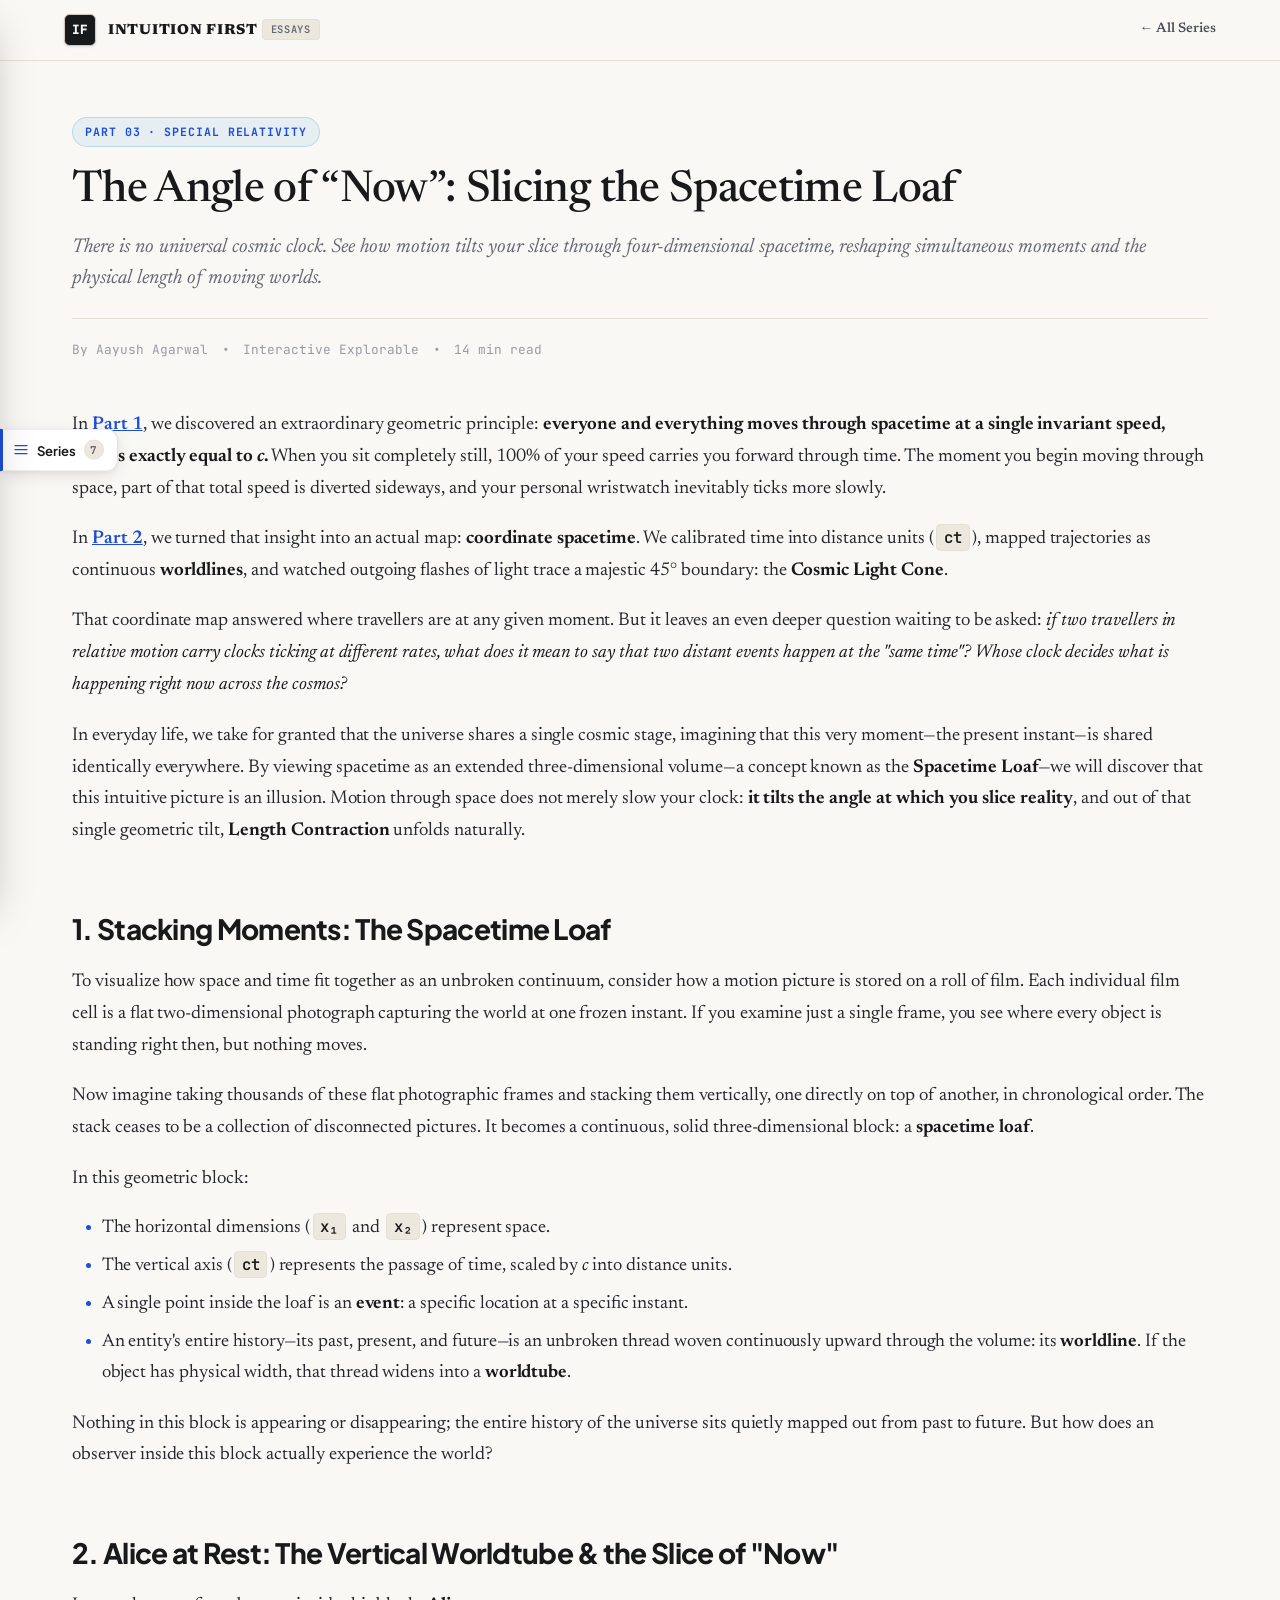
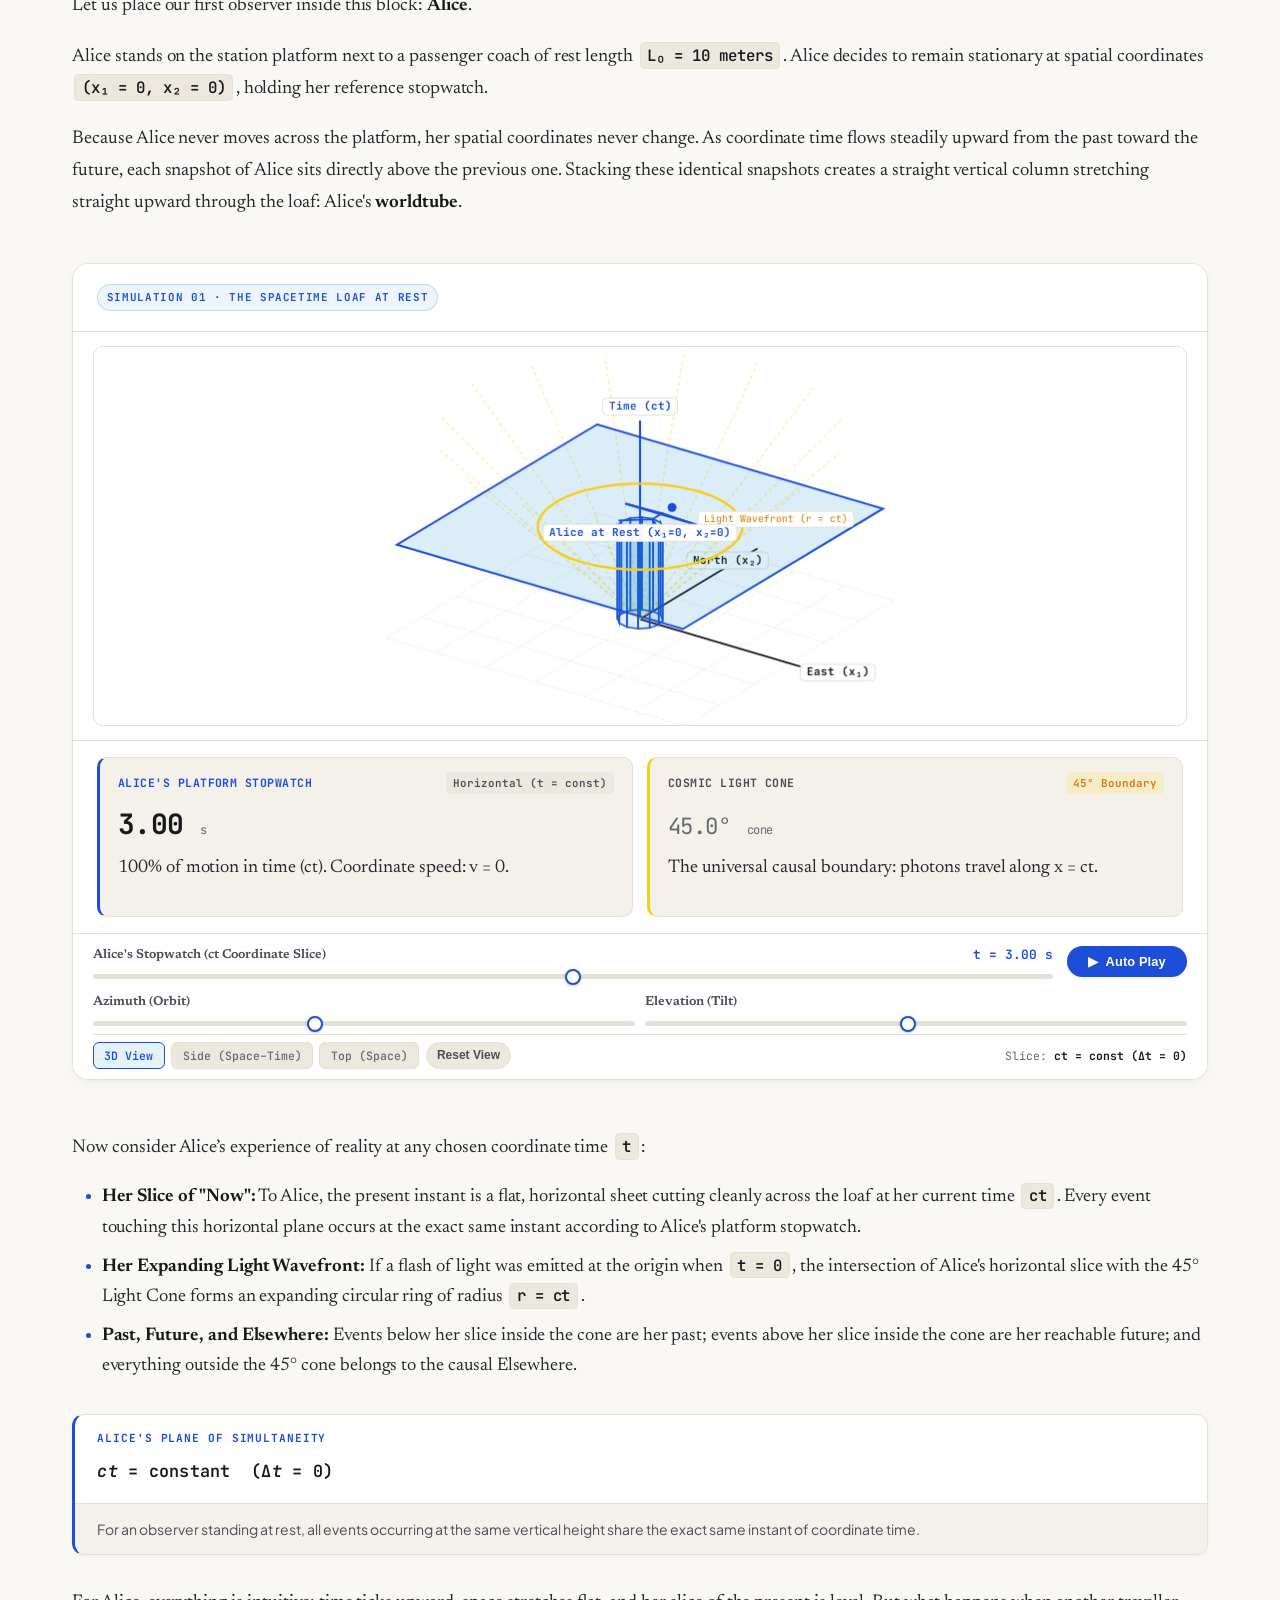
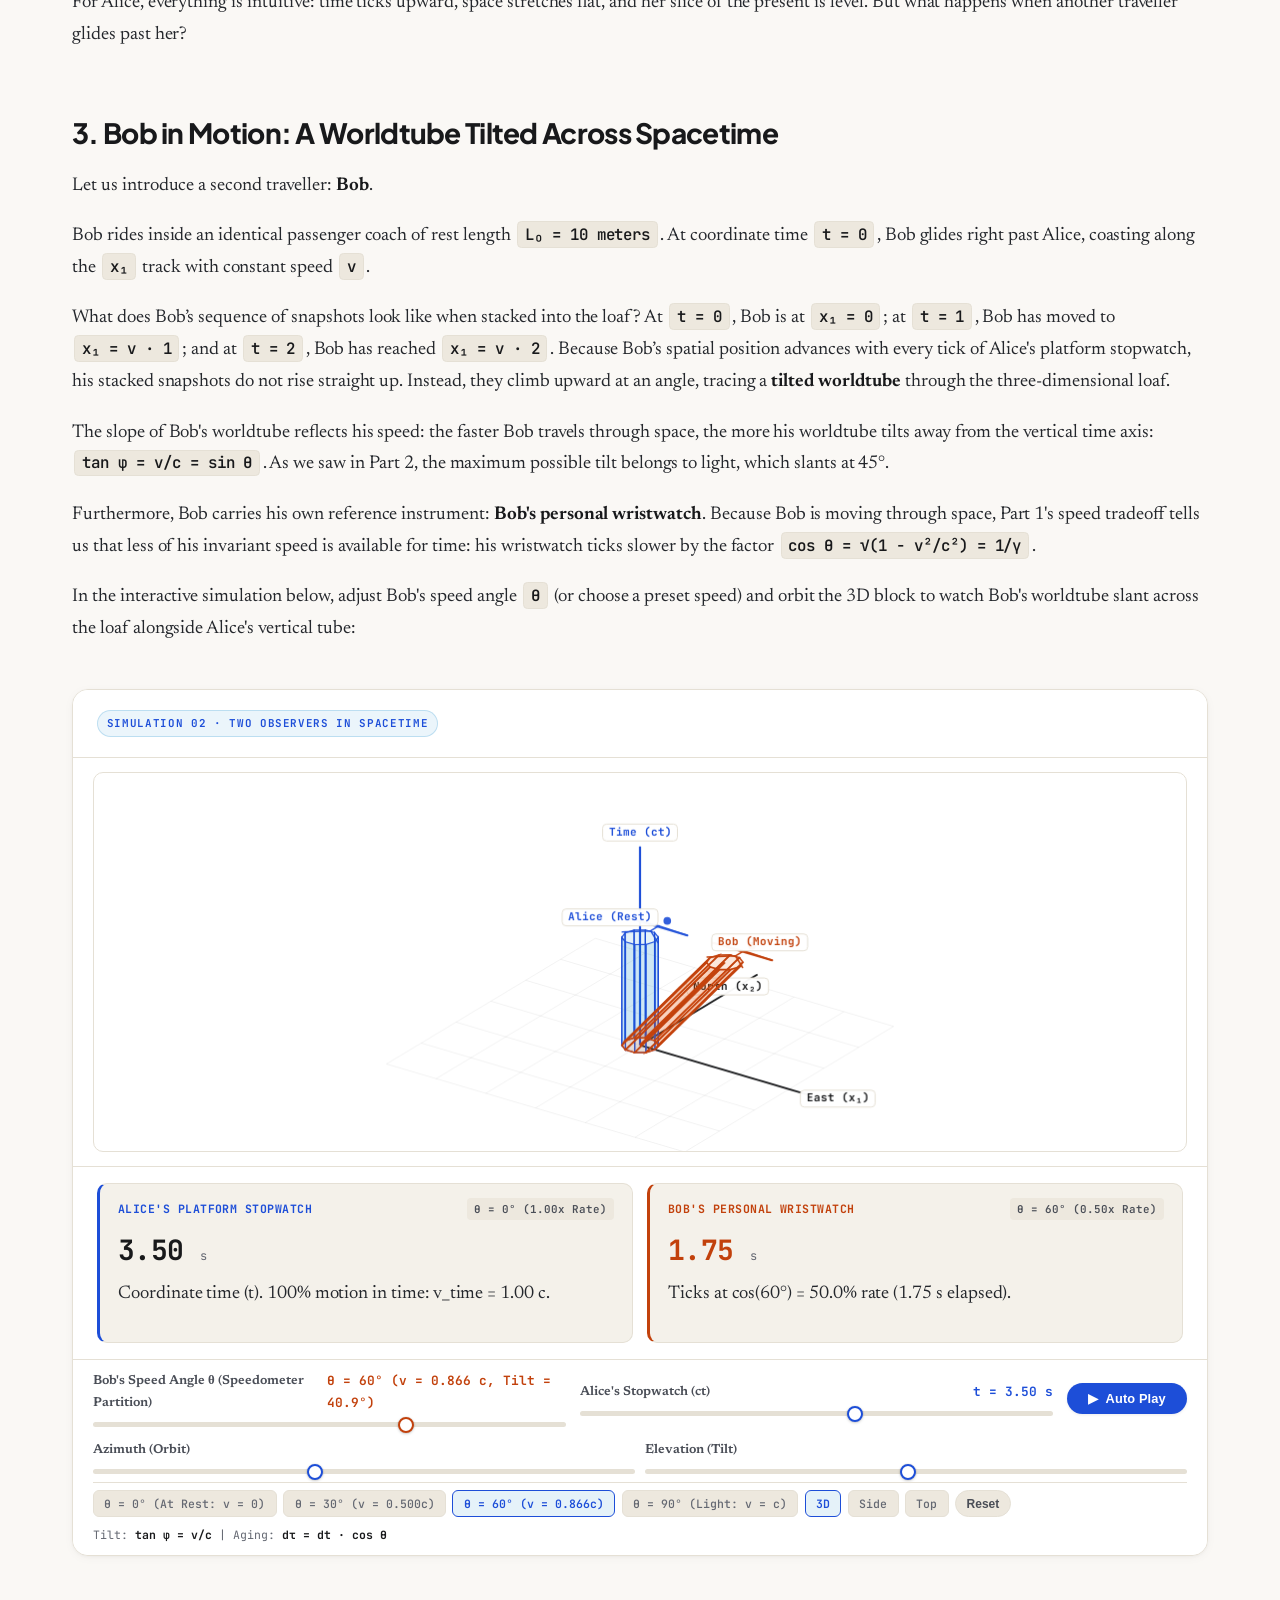
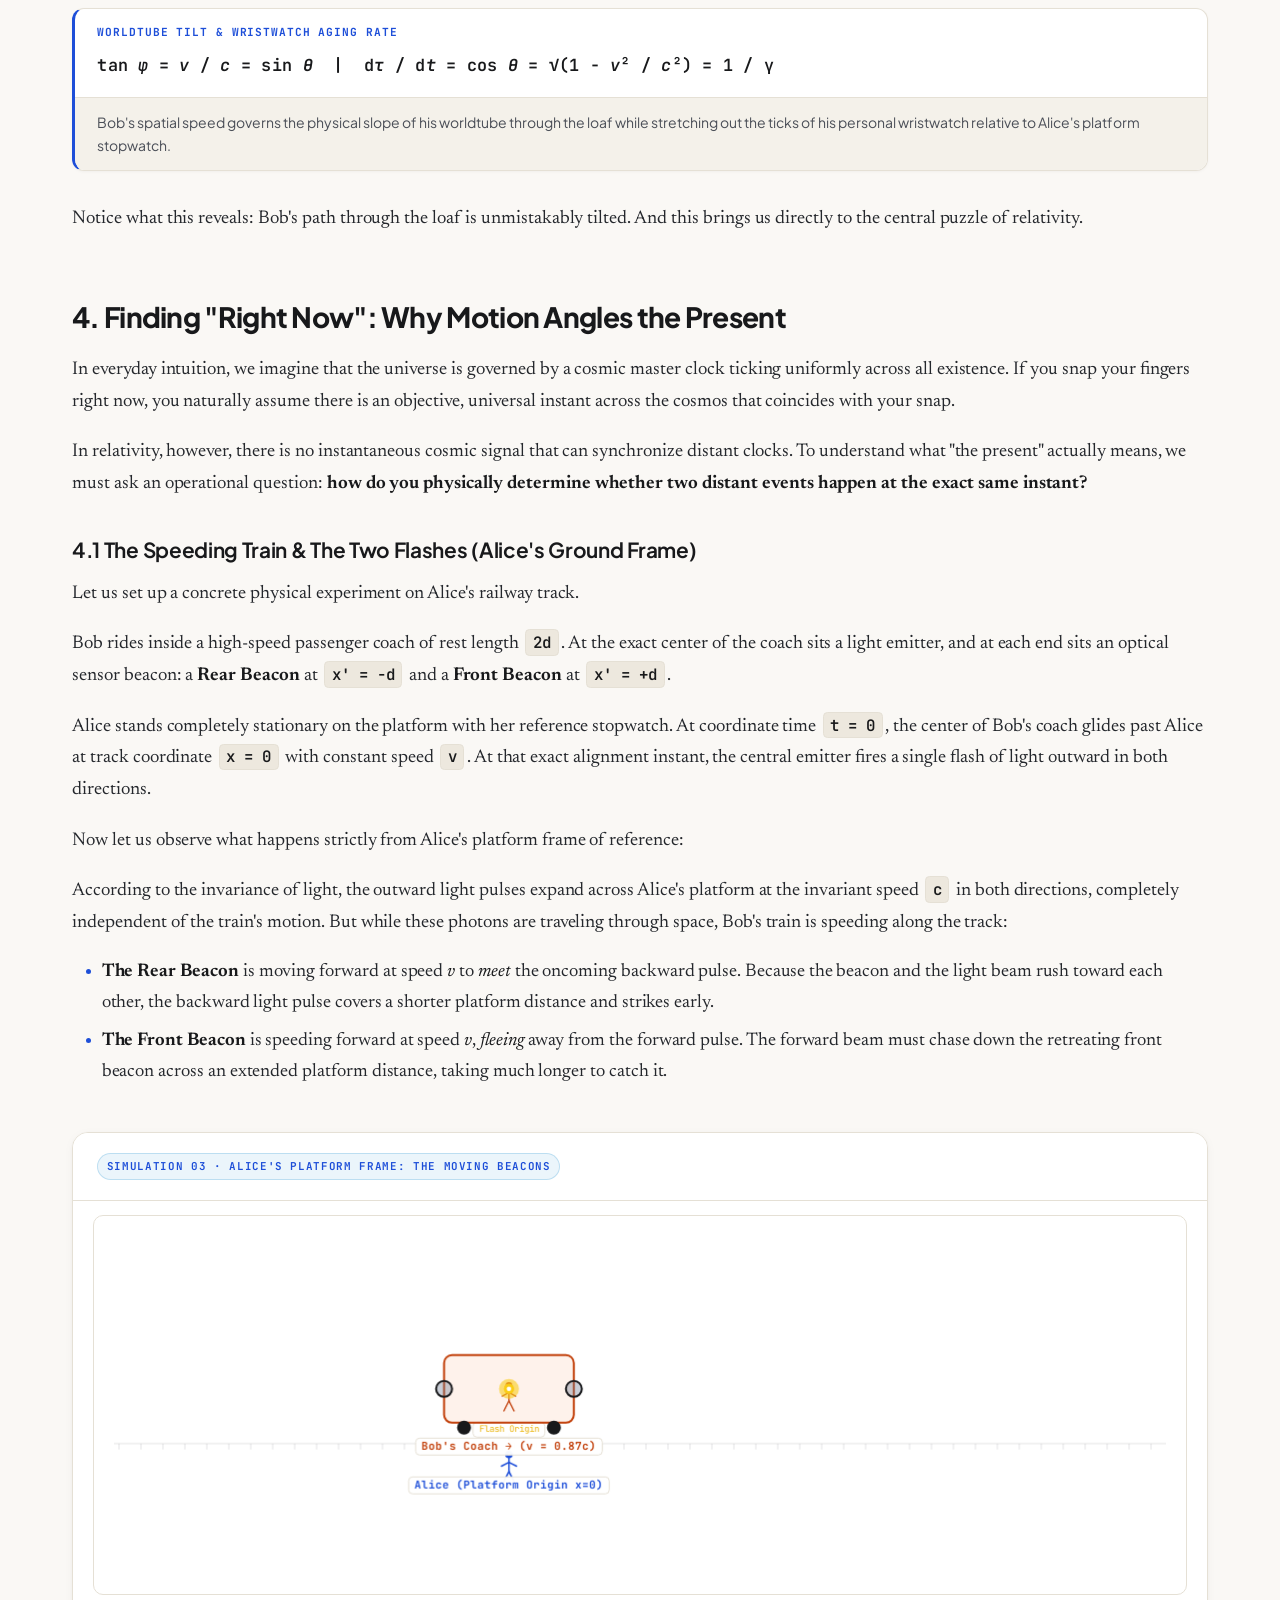
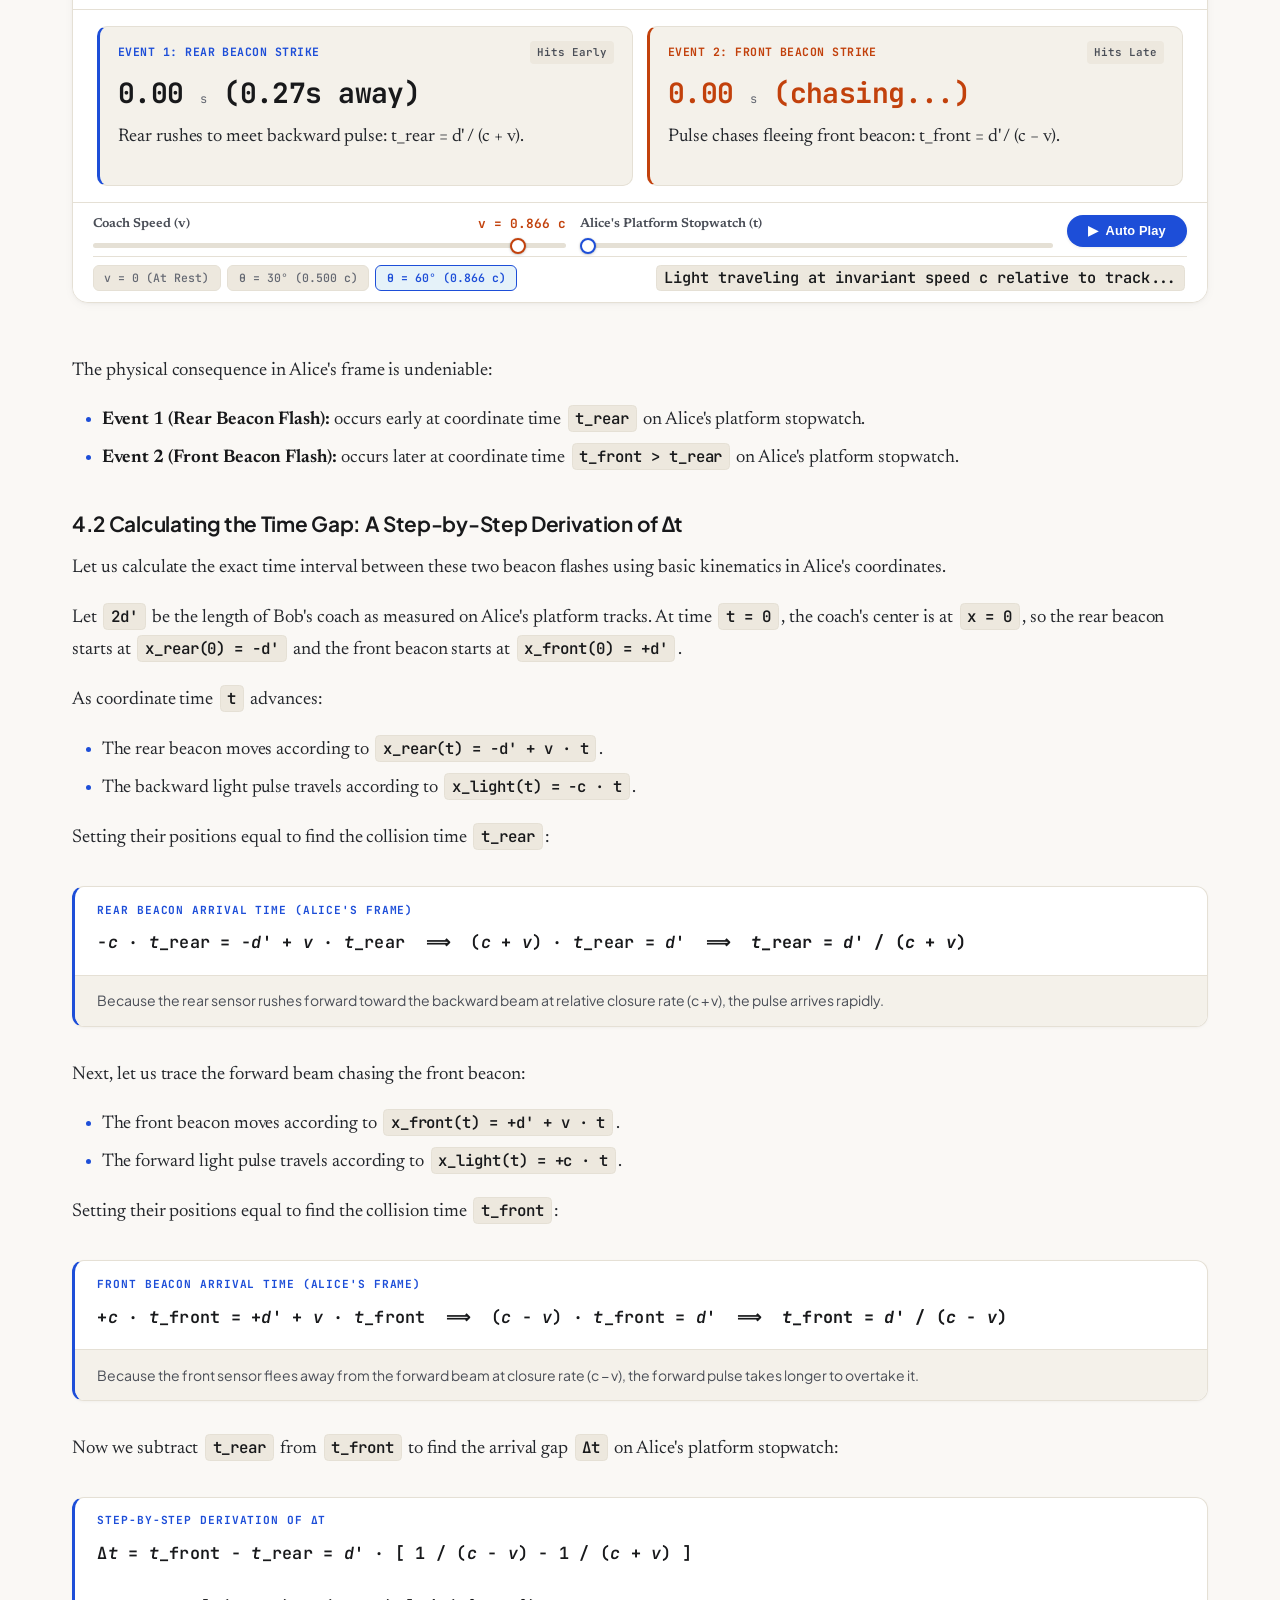
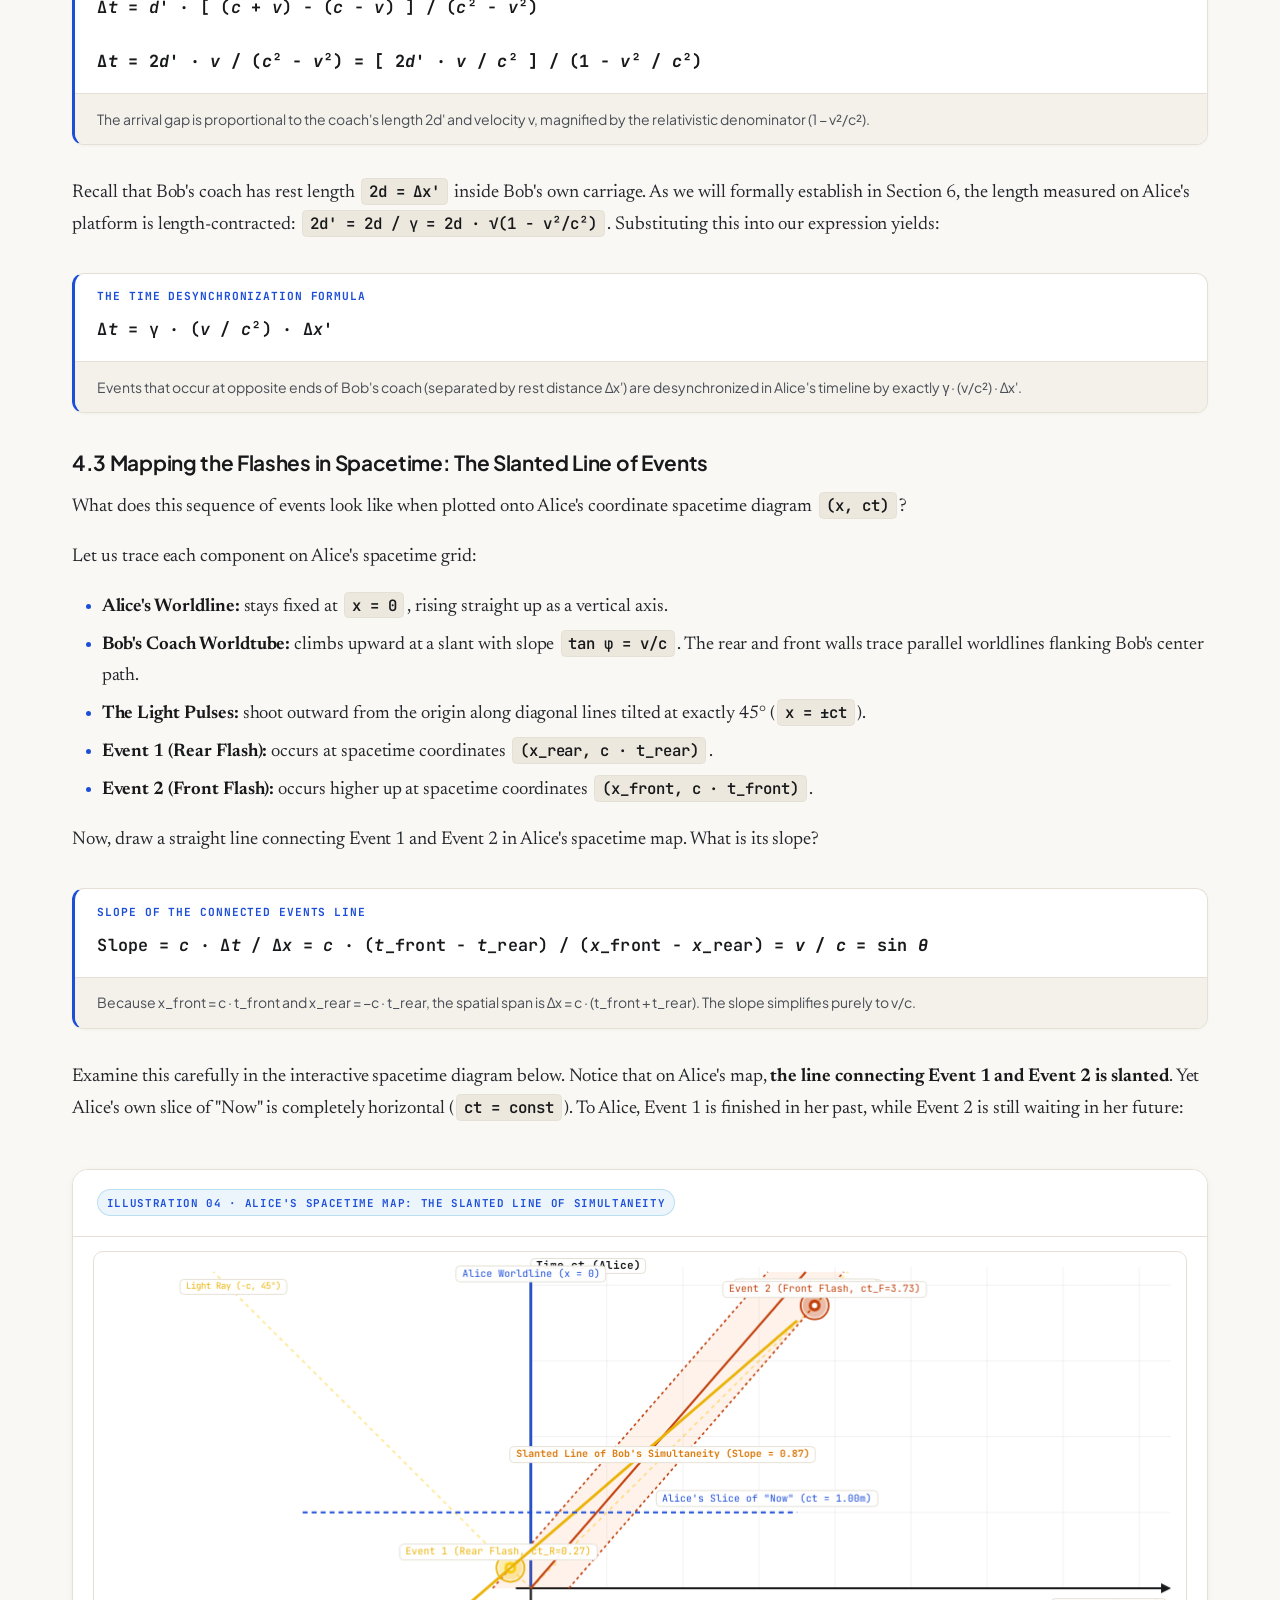
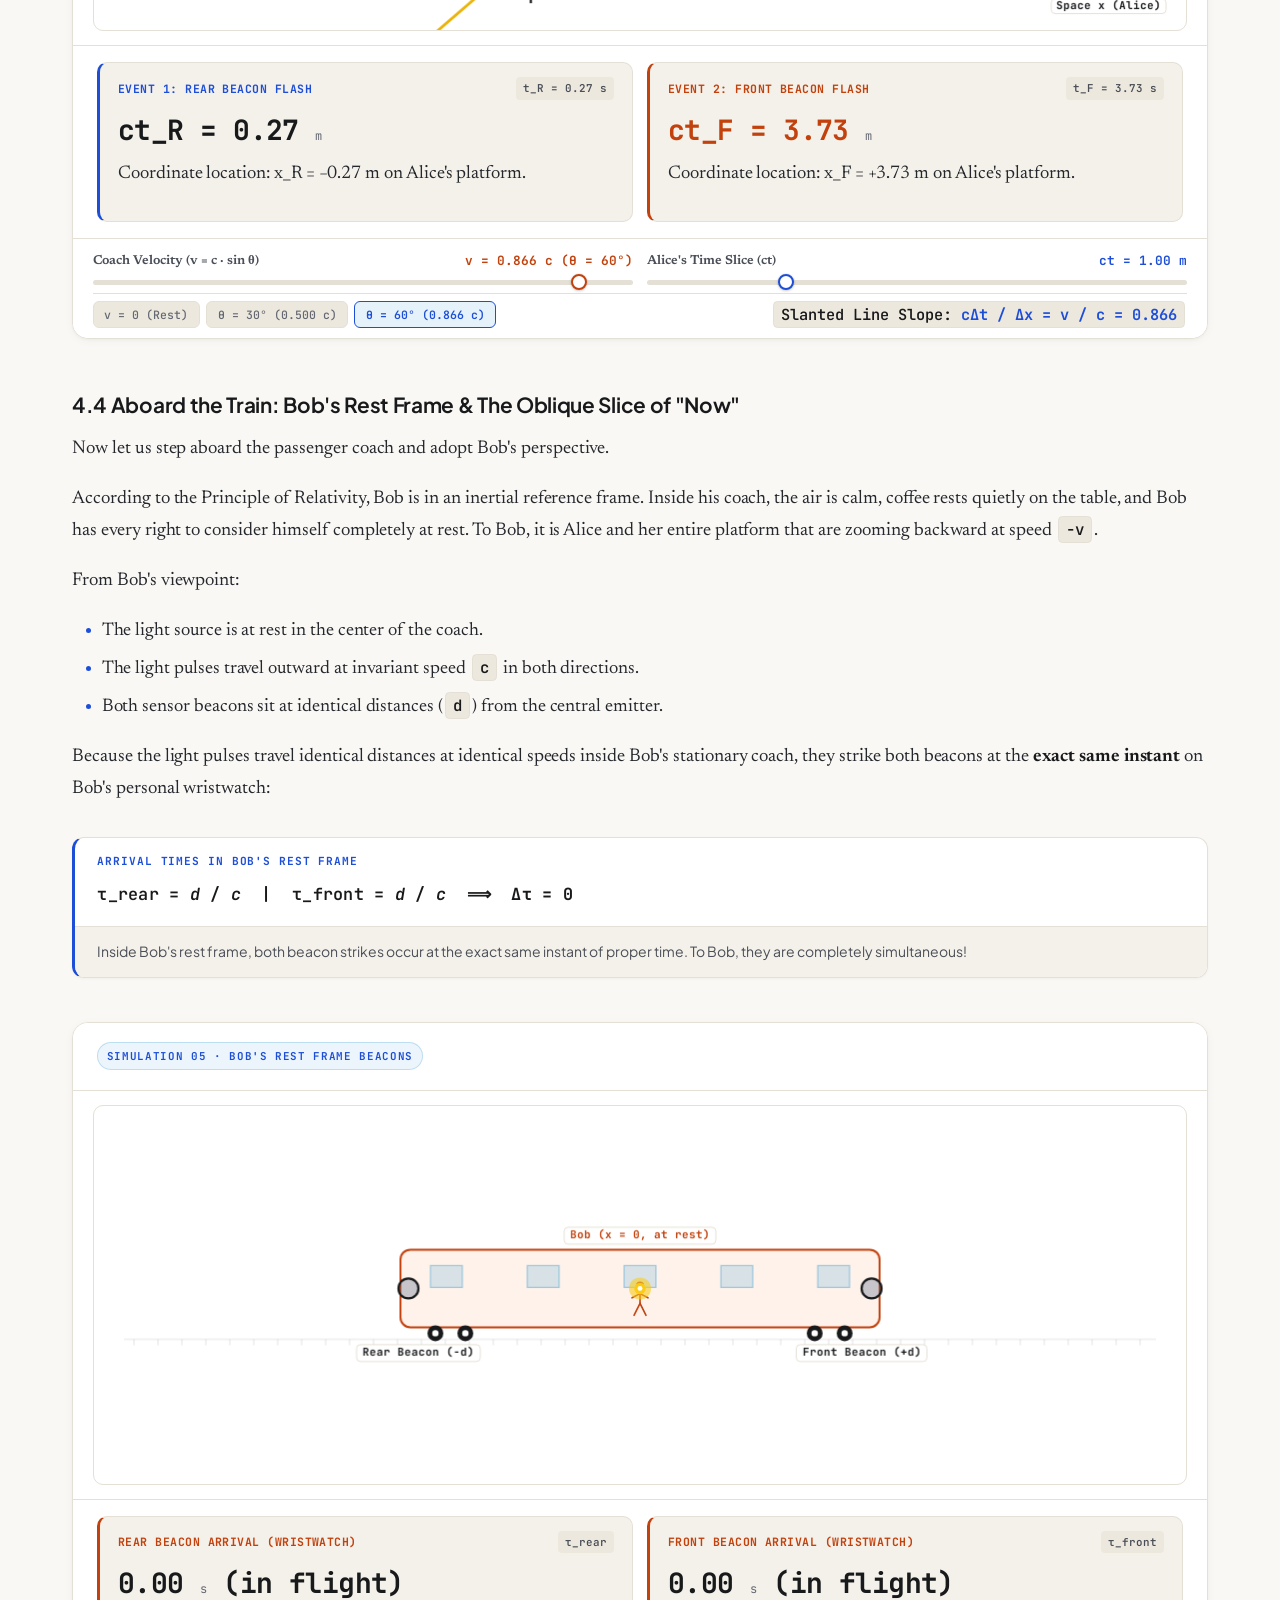
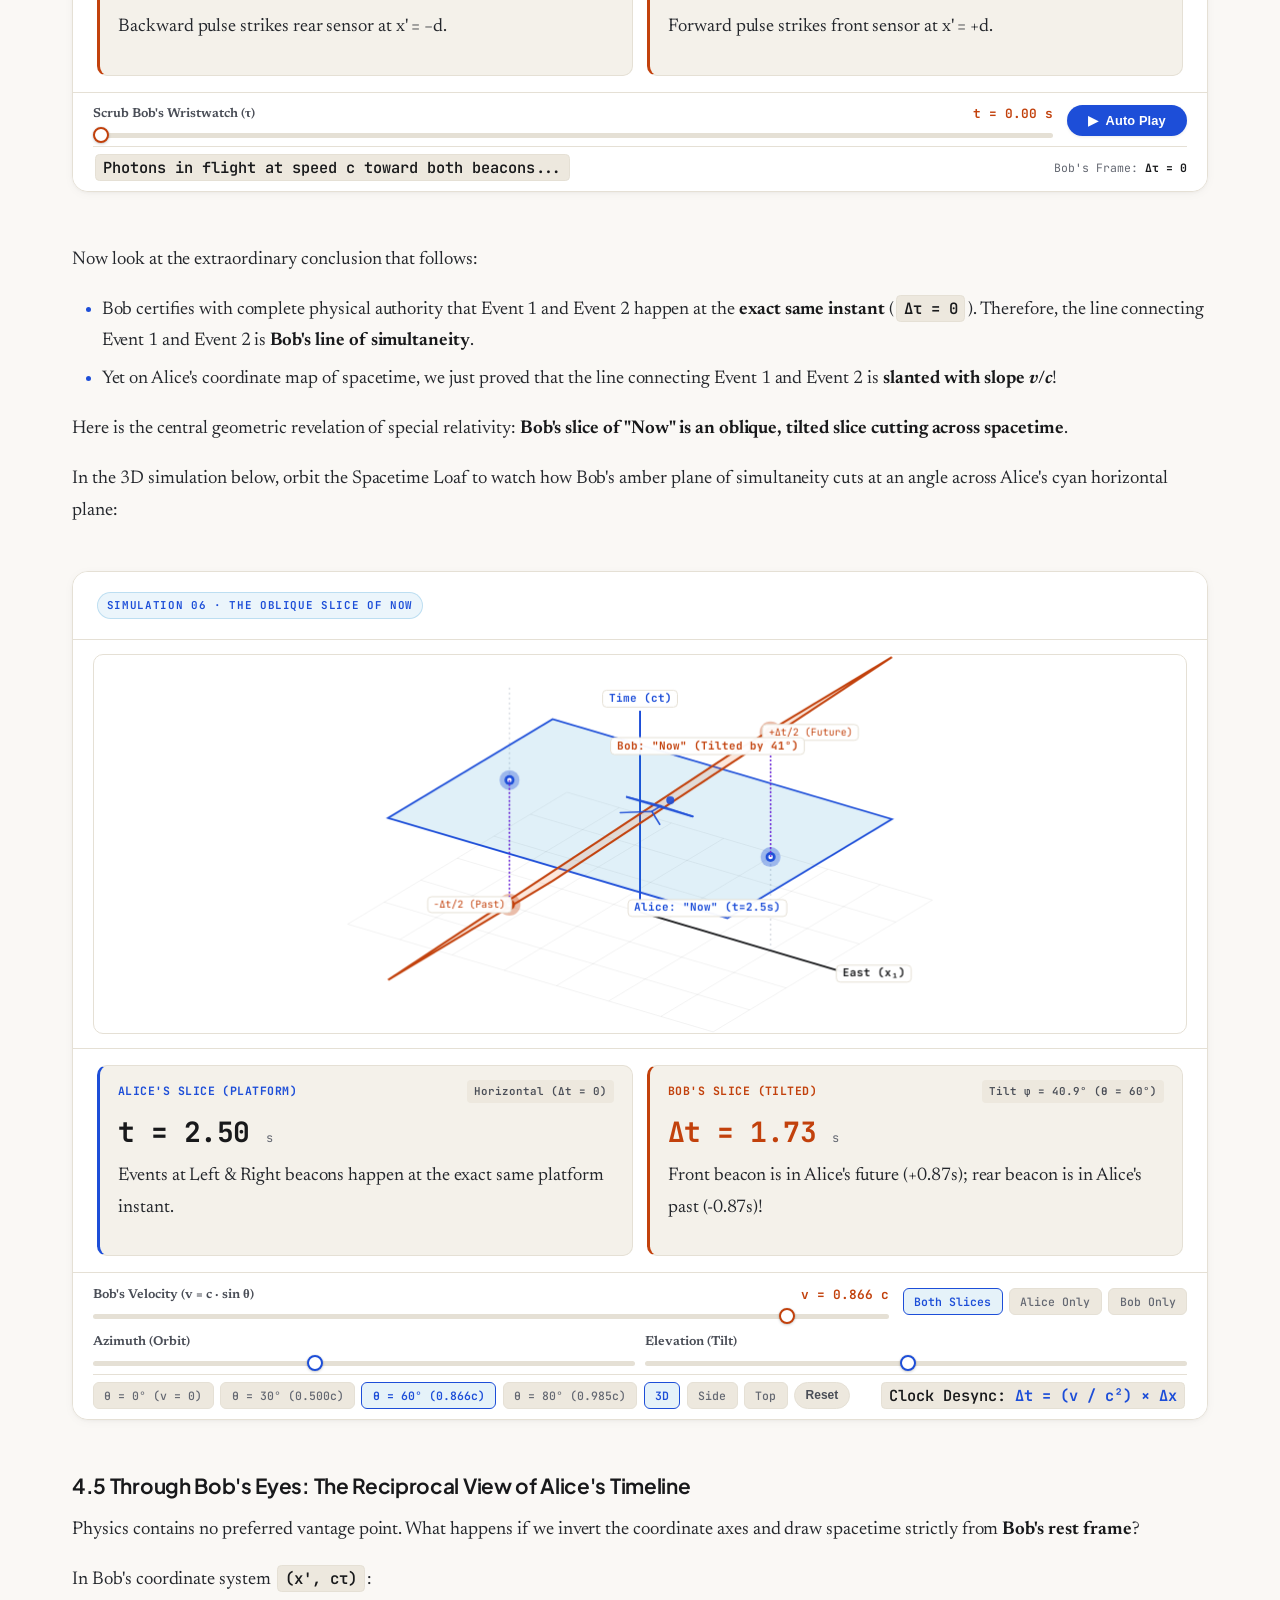
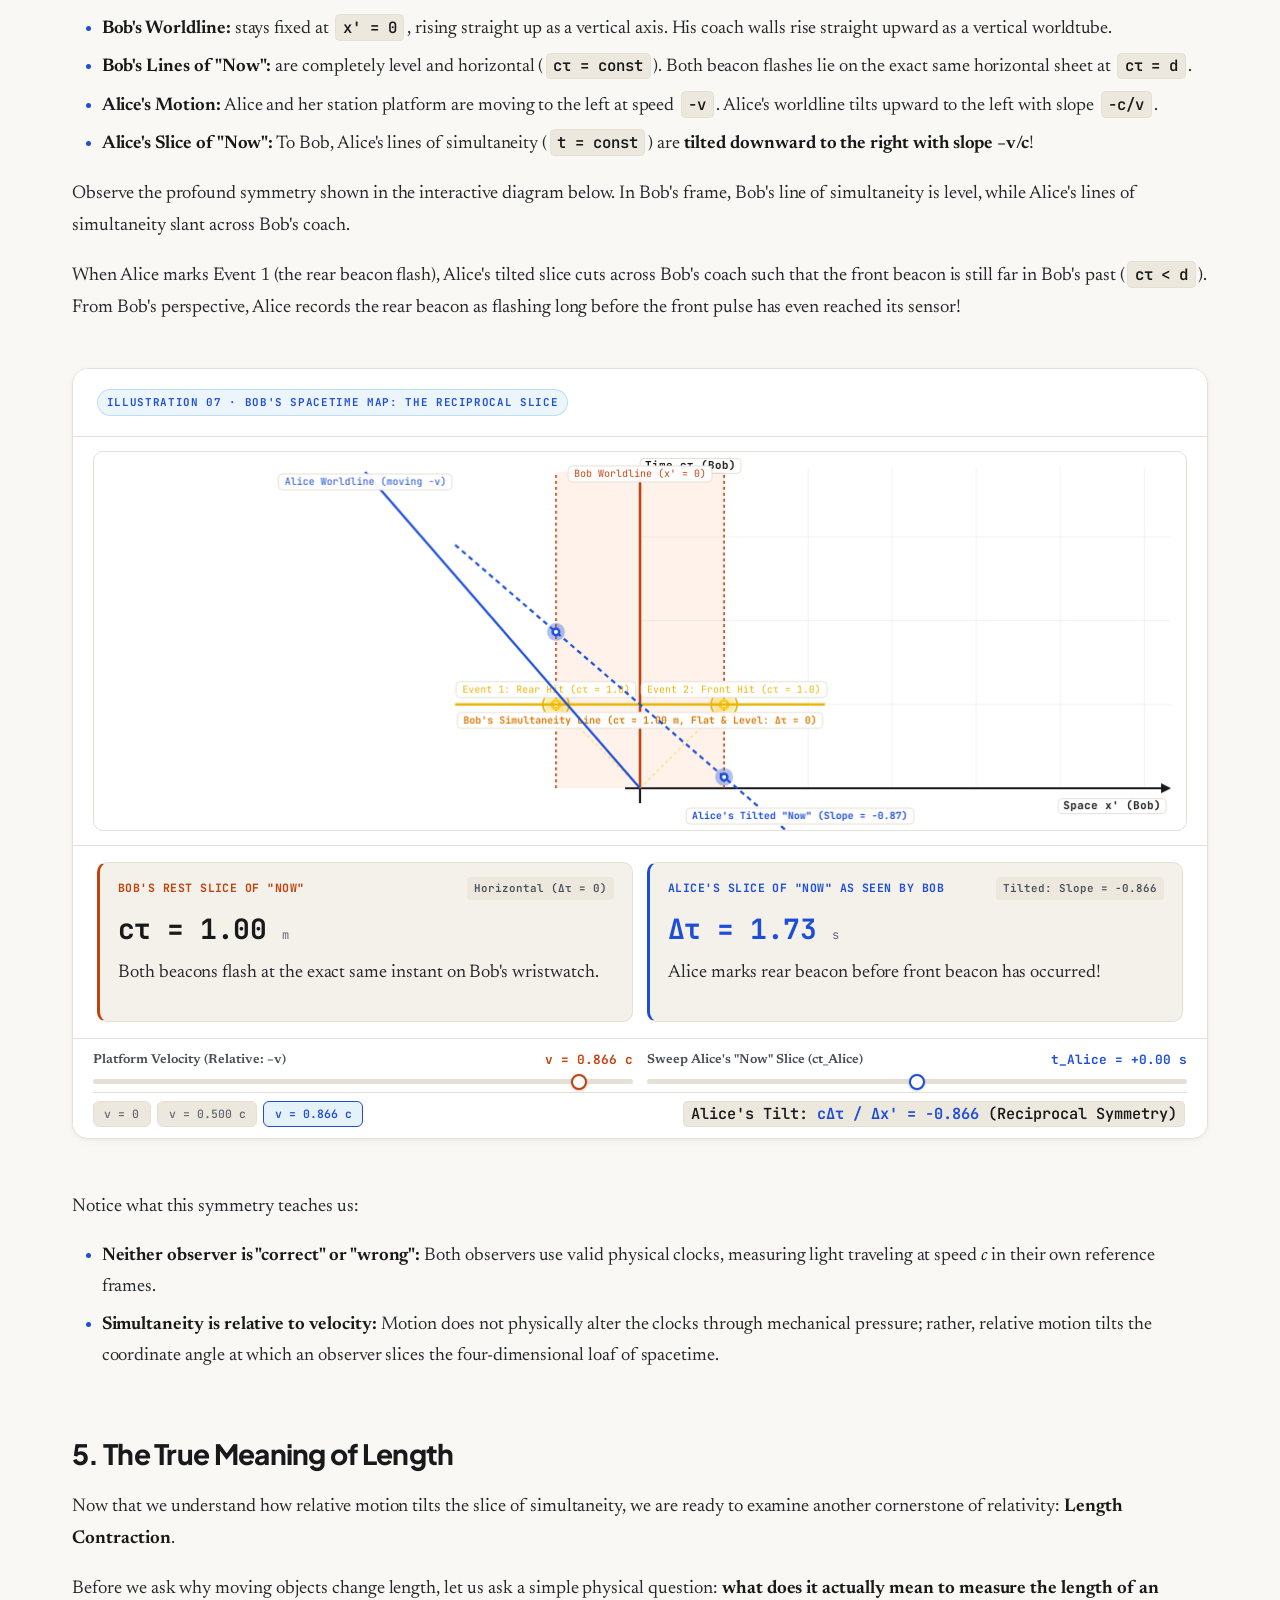
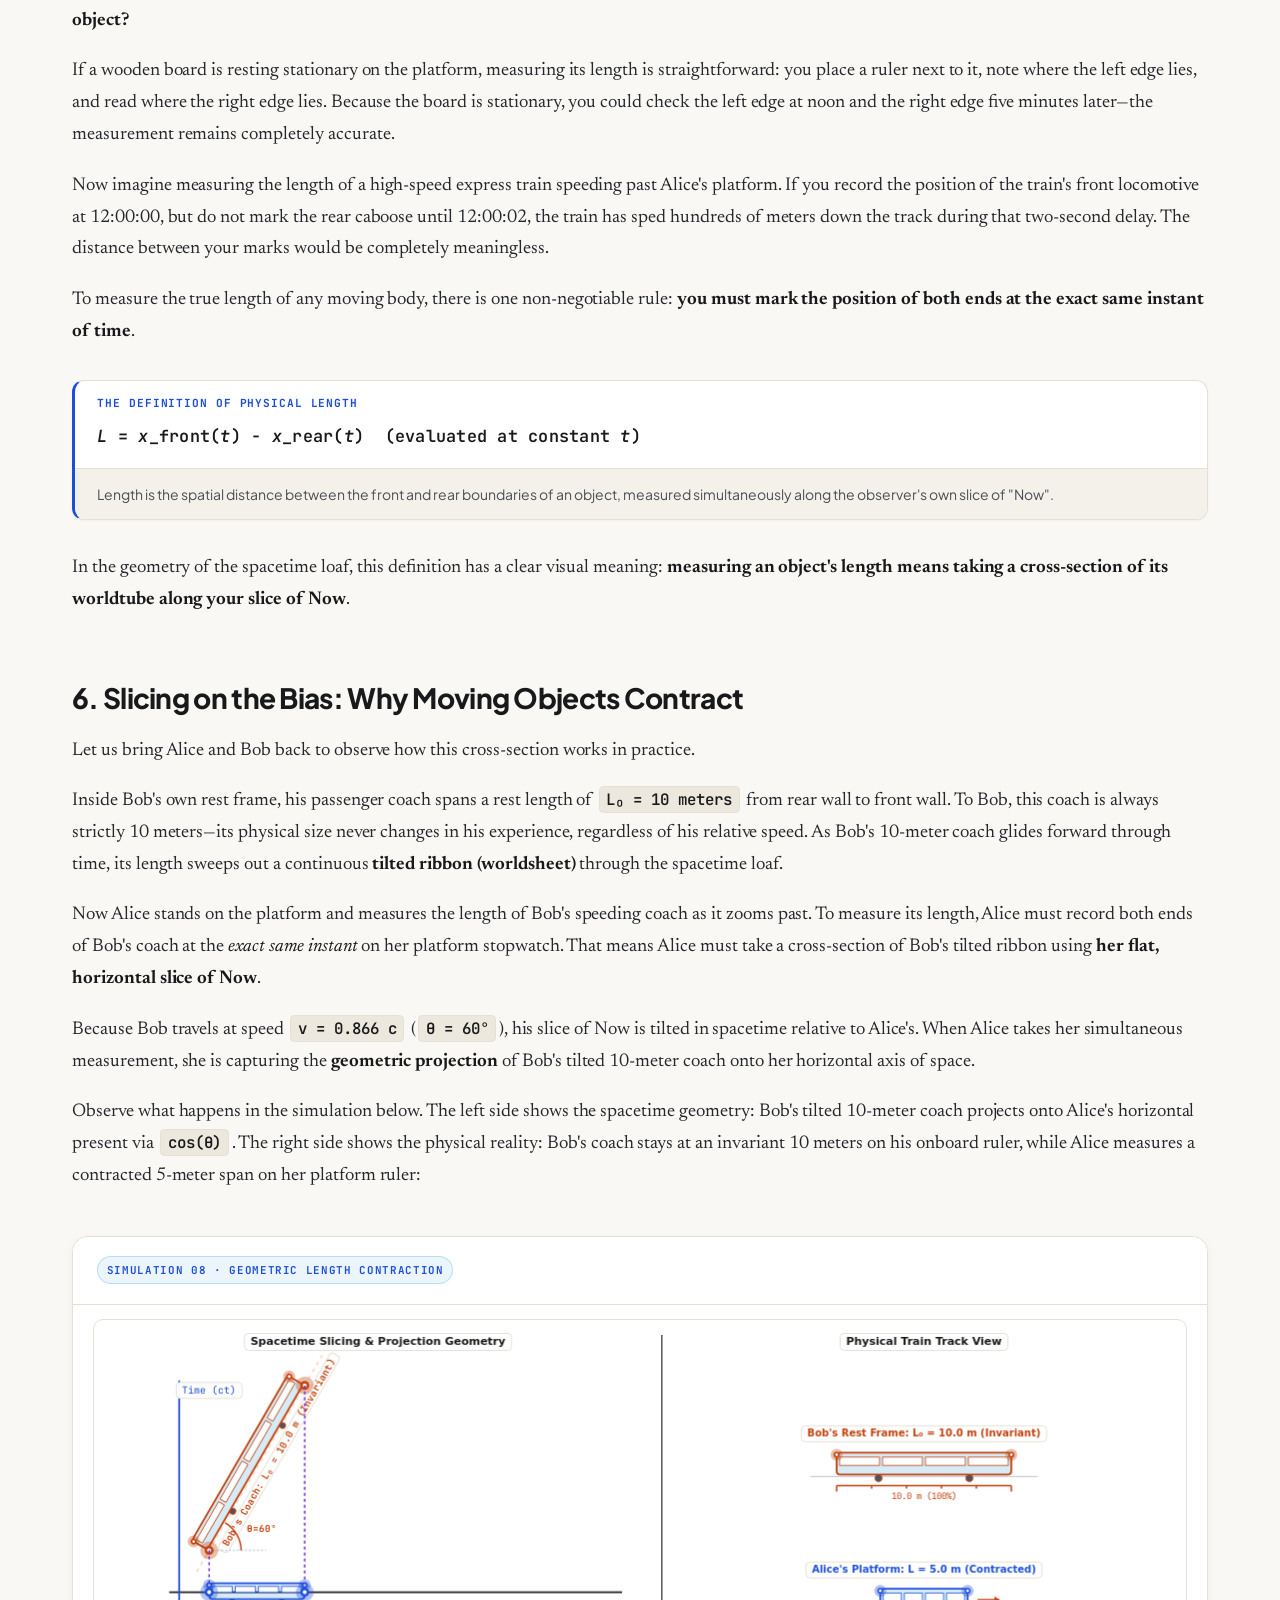
<file: posts/03-spacetime-loaf.html>
<!DOCTYPE html>
<html lang="en">

<head>
  <meta charset="UTF-8">
  <meta name="viewport" content="width=device-width, initial-scale=1.0">
  <title>The Angle of “Now”: Slicing the Spacetime Loaf · Intuition First</title>
  <link rel="stylesheet" href="../css/style.css">
  <meta name="description"
    content="There is no universal cosmic clock. See how motion tilts your slice through four-dimensional spacetime, reshaping simultaneous moments and the physical length of moving worlds.">
  <script>
    (function () {
      var isDark = window.matchMedia && window.matchMedia('(prefers-color-scheme: dark)').matches;
      document.documentElement.setAttribute('data-theme', isDark ? 'dark' : 'light');
    })();
  </script>
</head>

<body>
  <div class="reading-progress-bar" id="reading-progress"></div>

  <!-- Top Navigation -->
  <nav class="site-nav">
    <div class="site-nav-inner">
      <a href="../index.html" class="brand-link">
        <div class="brand-badge">IF</div>
        <div>
          <span class="brand-title">INTUITION FIRST</span>
          <span class="brand-tag">ESSAYS</span>
        </div>
      </a>
      <div class="nav-links">
        <a href="../index.html">← All Series</a>
      </div>
    </div>
  </nav>

  <!-- Main Article Body -->
  <main class="wide-reading-container">

    <!-- Article Header -->
    <header class="article-header">
      <div class="category-tag">Part 03 · Special Relativity</div>
      <h1 class="article-title">The Angle of “Now”: Slicing the Spacetime Loaf</h1>
      <p class="article-subtitle">
        There is no universal cosmic clock. See how motion tilts your slice through four-dimensional spacetime, reshaping simultaneous
        moments and the physical length of moving worlds.
      </p>
      <div class="article-meta">
        <span>By Aayush Agarwal</span>
        <span>•</span>
        <span>Interactive Explorable</span>
        <span>•</span>
        <span>14 min read</span>
      </div>
    </header>

    <!-- Editorial Prose -->
    <article class="editorial-prose">
      <p>
        In <a href="01-motion-and-time.html"
          style="color:var(--color-time); font-weight:600; text-decoration:underline;">Part 1</a>, we discovered an
        extraordinary geometric principle: <strong>everyone and everything moves through spacetime at a single invariant
          speed, always exactly equal to <em>c</em>.</strong> When you sit completely still, 100% of your speed carries
        you forward through time. The moment you begin moving through space, part of that total speed is diverted
        sideways, and your personal wristwatch inevitably ticks more slowly.
      </p>
      <p>
        In <a href="02-light-cone.html"
          style="color:var(--color-time); font-weight:600; text-decoration:underline;">Part 2</a>, we turned that
        insight into an actual map: <strong>coordinate spacetime</strong>. We calibrated time into distance units (<span
          class="math-badge">ct</span>), mapped trajectories as continuous <strong>worldlines</strong>, and watched
        outgoing flashes of light trace a majestic 45° boundary: the <strong>Cosmic Light Cone</strong>.
      </p>
      <p>
        That coordinate map answered where travellers are at any given moment. But it leaves an even deeper question
        waiting to be asked: <em>if two travellers in relative motion carry clocks ticking at different rates, what does it mean to say that
        two distant events happen at the "same time"? Whose clock decides what is happening right now across
        the cosmos?</em>
      </p>
      <p>
        In everyday life, we take for granted that the universe shares a single cosmic stage, imagining that this very moment—the
        present instant—is shared identically everywhere. By viewing spacetime as an extended three-dimensional volume—a concept known as the <strong>Spacetime Loaf</strong>—we will discover that this intuitive picture is an illusion. Motion through space does not merely slow your clock: <strong>it tilts the angle at which you slice reality</strong>, and out of that single geometric tilt, <strong>Length Contraction</strong> unfolds naturally.
      </p>

      <!-- SECTION 1 -->
      <h2>1. Stacking Moments: The Spacetime Loaf</h2>
      <p>
        To visualize how space and time fit together as an unbroken continuum, consider how a motion picture is stored on a roll of film. Each individual film cell is a flat two-dimensional photograph capturing the world at one frozen instant. If you examine just a single frame, you see where every object is standing right then, but nothing moves.
      </p>
      <p>
        Now imagine taking thousands of these flat photographic frames and stacking them vertically, one directly on top of another, in chronological order. The stack ceases to be a collection of disconnected pictures. It becomes a continuous, solid three-dimensional block: a <strong>spacetime loaf</strong>.
      </p>
      <p>
        In this geometric block:
      </p>
      <ul>
        <li>The horizontal dimensions (<span class="math-badge">x₁</span> and <span class="math-badge">x₂</span>)
          represent space.</li>
        <li>The vertical axis (<span class="math-badge">ct</span>) represents the passage of time, scaled by <em>c</em> into distance units.</li>
        <li>A single point inside the loaf is an <strong>event</strong>: a specific location at a specific instant.</li>
        <li>An entity's entire history—its past, present, and future—is an unbroken thread woven continuously upward
          through the volume: its <strong>worldline</strong>. If the object has physical width, that thread widens into
          a <strong>worldtube</strong>.</li>
      </ul>
      <p>
        Nothing in this block is appearing or disappearing; the entire history of the universe sits quietly mapped out
        from past to future. But how does an observer inside this block actually experience the world?
      </p>

      <!-- SECTION 2 -->
      <h2>2. Alice at Rest: The Vertical Worldtube &amp; the Slice of "Now"</h2>
      <p>
        Let us place our first observer inside this block: <strong>Alice</strong>.
      </p>
      <p>
        Alice stands on the station platform next to a passenger coach of rest length <span class="math-badge">L₀ = 10
          meters</span>. Alice decides to remain stationary at spatial coordinates <span class="math-badge">(x₁ = 0, x₂
          = 0)</span>, holding her reference stopwatch.
      </p>
      <p>
        Because Alice never moves across the platform, her spatial coordinates never change. As coordinate time flows steadily upward from the past toward the future, each snapshot of Alice sits directly above the previous one. Stacking these identical snapshots creates a straight vertical column stretching straight upward through the loaf: Alice's <strong>worldtube</strong>.
      </p>

      <!-- INTERACTIVE WIDGET 1: ALICE AT REST -->
      <div id="widget-loaf-alice" class="interactive-artifact">
        <div class="artifact-header">
          <div>
            <div class="artifact-badge">SIMULATION 01 · THE SPACETIME LOAF AT REST</div>
          </div>
        </div>
        <div class="canvas-viewport">
          <canvas></canvas>
        </div>
        <div class="twin-clocks-panel">
          <div class="clock-card cyan">
            <div class="clock-meta">
              <span class="clock-label">Alice's Platform Stopwatch</span>
              <span class="clock-badge">Horizontal (t = const)</span>
            </div>
            <div class="clock-time readout-alice-time">3.00 <span>s</span></div>
            <p class="clock-subtext">100% of motion in time (ct). Coordinate speed: v = 0.</p>
          </div>
          <div class="clock-card" style="border-left: 3px solid #facc15;">
            <div class="clock-meta">
              <span class="clock-label">Cosmic Light Cone</span>
              <span class="clock-badge" style="background:rgba(250,204,21,0.15); color:#d97706;">45° Boundary</span>
            </div>
            <div class="clock-time" style="color:#d97706;"><span style="font-size:1.4rem;">45.0°</span>
              <span>cone</span>
            </div>
            <p class="clock-subtext">The universal causal boundary: photons travel along x = ct.</p>
          </div>
        </div>
        <div class="artifact-controls artifact-controls-deck">
          <div class="controls-strip">
            <div class="control-item">
              <div class="control-header">
                <span>Alice's Stopwatch (ct Coordinate Slice)</span>
                <span class="control-val cyan val-time">t = 3.00 s</span>
              </div>
              <input type="range" class="range-slider slider-time" min="0" max="600" value="300">
            </div>
            <button class="btn-primary btn-play">
              <span>▶</span><span>Auto Play</span>
            </button>
          </div>
          <div class="orbit-sliders-grid" style="padding-top: 0.25rem;">
            <div class="control-item">
              <div class="control-header"><span>Azimuth (Orbit)</span></div>
              <input type="range" class="range-slider slider-azimuth" min="-3.14" max="3.14" step="0.05" value="-0.61">
            </div>
            <div class="control-item">
              <div class="control-header"><span>Elevation (Tilt)</span></div>
              <input type="range" class="range-slider slider-elevation" min="-0.35" max="1.30" step="0.05" value="0.44">
            </div>
          </div>
          <div class="controls-preset-row">
            <div class="preset-chips">
              <button class="chip-btn chip-cam-preset active" data-preset="default" data-az="-0.61" data-el="0.44">3D View</button>
              <button class="chip-btn chip-cam-preset" data-az="0" data-el="0">Side (Space–Time)</button>
              <button class="chip-btn chip-cam-preset" data-az="0" data-el="1.30">Top (Space)</button>
              <button class="btn-secondary btn-reset-view" style="padding: 0.25rem 0.65rem; font-size: 0.75rem;">Reset View</button>
            </div>
            <span class="preset-tag">Slice: <strong>ct = const (Δt = 0)</strong></span>
          </div>
        </div>
      </div>

       <p>
        Now consider Alice’s experience of reality at any chosen coordinate time <span class="math-badge">t</span>:
      </p>
      <ul>
        <li><strong>Her Slice of "Now":</strong> To Alice, the present instant is a flat, horizontal sheet cutting
          cleanly across the loaf at her current time <span class="math-badge">ct</span>. Every event touching this
          horizontal plane occurs at the exact same instant according to Alice's platform stopwatch.</li>
        <li><strong>Her Expanding Light Wavefront:</strong> If a flash of light was emitted at the origin when <span
            class="math-badge">t = 0</span>, the intersection of Alice's horizontal slice with the 45° Light Cone forms
          an expanding circular ring of radius <span class="math-badge">r = ct</span>.</li>
        <li><strong>Past, Future, and Elsewhere:</strong> Events below her slice inside the cone are her past; events
          above her slice inside the cone are her reachable future; and everything outside the 45° cone belongs to the causal
          Elsewhere.</li>
      </ul>
       <div class="formula-card">
        <div class="formula-card-header">
          <span class="formula-tag">Alice's Plane of Simultaneity</span>
        </div>
        <div class="formula-body">
          <em>c</em><em>t</em> = constant &nbsp;(Δ<em>t</em> = 0)
        </div>
        <div class="formula-note">For an observer standing at rest, all events occurring at the same vertical height
          share the exact same instant of coordinate time.</div>
      </div>
     

      <p>
        For Alice, everything is intuitive: time ticks upward, space stretches flat, and her slice of the present is
        level. But what happens when another traveller glides past her?
      </p>

      <!-- SECTION 3 -->
      <h2>3. Bob in Motion: A Worldtube Tilted Across Spacetime</h2>
      <p>
        Let us introduce a second traveller: <strong>Bob</strong>.
      </p>
      <p>
        Bob rides inside an identical passenger coach of rest length <span class="math-badge">L₀ = 10 meters</span>. At coordinate time
        <span class="math-badge">t = 0</span>, Bob glides right past Alice, coasting along the <span
          class="math-badge">x₁</span> track with constant speed <span class="math-badge">v</span>.
      </p>
      <p>
        What does Bob’s sequence of snapshots look like when stacked into the loaf? At <span class="math-badge">t = 0</span>, Bob is at <span class="math-badge">x₁ = 0</span>; at <span class="math-badge">t = 1</span>, Bob has moved to <span class="math-badge">x₁ = v · 1</span>; and at <span class="math-badge">t = 2</span>, Bob has reached <span class="math-badge">x₁ = v · 2</span>. Because Bob’s spatial position advances with every tick of Alice's platform stopwatch, his stacked snapshots do not rise straight up. Instead, they climb upward at an angle, tracing a <strong>tilted worldtube</strong> through the three-dimensional loaf.
      </p>
      <p>
        The slope of Bob's worldtube reflects his speed: the faster Bob travels through space, the more his worldtube
        tilts away from the vertical time axis: <span class="math-badge">tan φ = v/c = sin θ</span>. As we saw in Part 2, the maximum possible tilt belongs to light, which slants at 45°.
      </p>
      <p>
        Furthermore, Bob carries his own reference instrument: <strong>Bob's personal wristwatch</strong>. Because Bob is moving through space, Part 1's speed tradeoff tells us that less of his invariant speed is available for time: his wristwatch ticks slower by the factor <span class="math-badge">cos θ = √(1 − v²/c²) = 1/γ</span>.
      </p>
      <p>
        In the interactive simulation below, adjust Bob's speed angle <span class="math-badge">θ</span> (or choose a
        preset speed) and orbit the 3D block to watch Bob's worldtube slant across the loaf alongside Alice's vertical
        tube:
      </p>

      <!-- INTERACTIVE WIDGET 2: BOB IN MOTION -->
      <div id="widget-loaf-bob" class="interactive-artifact">
        <div class="artifact-header">
          <div>
            <div class="artifact-badge">SIMULATION 02 · TWO OBSERVERS IN SPACETIME</div>
          </div>
        </div>
        <div class="canvas-viewport">
          <canvas></canvas>
        </div>
        <div class="twin-clocks-panel">
          <div class="clock-card cyan">
            <div class="clock-meta">
              <span class="clock-label">Alice's Platform Stopwatch</span>
              <span class="clock-badge">θ = 0° (1.00x Rate)</span>
            </div>
            <div class="clock-time readout-alice-clock">3.50 <span>s</span></div>
            <p class="clock-subtext">Coordinate time (t). 100% motion in time: v_time = 1.00 c.</p>
          </div>
          <div class="clock-card amber">
            <div class="clock-meta">
              <span class="clock-label">Bob's Personal Wristwatch</span>
              <span class="clock-badge readout-bob-speed">θ = 60° (0.50x Rate)</span>
            </div>
            <div class="clock-time readout-bob-clock" style="color:var(--color-space);">1.75 <span>s</span></div>
            <p class="clock-subtext readout-bob-disp">Proper time (τ). Ticks at cos(60°) = 50.0% rate.</p>
          </div>
        </div>
        <div class="artifact-controls artifact-controls-deck">
          <div class="controls-strip">
            <div class="control-item">
              <div class="control-header">
                <span>Bob's Speed Angle θ (Speedometer Partition)</span>
                <span class="control-val amber readout-speed-val">θ = 60° (v = 0.866 c)</span>
              </div>
              <input type="range" class="range-slider amber slider-speed" min="0" max="90" value="60">
            </div>
            <div class="control-item">
              <div class="control-header">
                <span>Alice's Stopwatch (ct)</span>
                <span class="control-val cyan val-time">t = 3.50 s</span>
              </div>
              <input type="range" class="range-slider slider-time" min="0" max="600" value="350">
            </div>
            <button class="btn-primary btn-play">
              <span>▶</span><span>Auto Play</span>
            </button>
          </div>
          <div class="orbit-sliders-grid" style="padding-top: 0.25rem;">
            <div class="control-item">
              <div class="control-header"><span>Azimuth (Orbit)</span></div>
              <input type="range" class="range-slider slider-azimuth" min="-3.14" max="3.14" step="0.05" value="-0.61">
            </div>
            <div class="control-item">
              <div class="control-header"><span>Elevation (Tilt)</span></div>
              <input type="range" class="range-slider slider-elevation" min="-0.35" max="1.30" step="0.05" value="0.44">
            </div>
          </div>
          <div class="controls-preset-row">
            <div class="preset-chips">
              <button class="chip-btn chip-speed" data-val="0">θ = 0° (At Rest: v = 0)</button>
              <button class="chip-btn chip-speed" data-val="30">θ = 30° (v = 0.500c)</button>
              <button class="chip-btn chip-speed active" data-val="60">θ = 60° (v = 0.866c)</button>
              <button class="chip-btn chip-speed" data-val="90">θ = 90° (Light: v = c)</button>
              <button class="chip-btn chip-cam-preset active" data-preset="default" data-az="-0.61" data-el="0.44">3D</button>
              <button class="chip-btn chip-cam-preset" data-az="0" data-el="0">Side</button>
              <button class="chip-btn chip-cam-preset" data-az="0" data-el="1.30">Top</button>
              <button class="btn-secondary btn-reset-view" style="padding: 0.25rem 0.65rem; font-size: 0.75rem;">Reset</button>
            </div>
            <span class="preset-tag">Tilt: <strong>tan φ = v/c</strong> | Aging: <strong>dτ = dt · cos θ</strong></span>
          </div>
        </div>
      </div>

      <div class="formula-card">
        <div class="formula-card-header">
          <span class="formula-tag">Worldtube Tilt &amp; Wristwatch Aging Rate</span>
        </div>
        <div class="formula-body">
          tan <em>φ</em> = <em>v</em> / <em>c</em> = sin <em>θ</em> &nbsp;|&nbsp; d<em>τ</em> / d<em>t</em> = cos <em>θ</em> = √(1 −
          <em>v</em>² / <em>c</em>²) = 1 / γ
        </div>
        <div class="formula-note">Bob's spatial speed governs the physical slope of his worldtube through the loaf while stretching out
          the ticks of his personal wristwatch relative to Alice's platform stopwatch.</div>
      </div>

      <p>
        Notice what this reveals: Bob's path through the loaf is unmistakably tilted. And this brings us directly to the
        central puzzle of relativity.
      </p>

      <!-- SECTION 4 -->
      <h2 id="interactive-loaf">4. Finding "Right Now": Why Motion Angles the Present</h2>
      <p>
        In everyday intuition, we imagine that the universe is governed by a cosmic master clock ticking uniformly
        across all existence. If you snap your fingers right now, you naturally assume there is an objective, universal
        instant across the cosmos that coincides with your snap.
      </p>
      <p>
        In relativity, however, there is no instantaneous cosmic signal that can synchronize distant clocks. To understand
        what "the present" actually means, we must ask an operational question: <strong>how do you physically determine
        whether two distant events happen at the exact same instant?</strong>
      </p>

      <h3>4.1 The Speeding Train &amp; The Two Flashes (Alice's Ground Frame)</h3>
      <p>
        Let us set up a concrete physical experiment on Alice's railway track.
      </p>
      <p>
        Bob rides inside a high-speed passenger coach of rest length <span class="math-badge">2d</span>. At the exact
        center of the coach sits a light emitter, and at each end sits an optical sensor beacon: a <strong>Rear Beacon</strong>
        at <span class="math-badge">x' = −d</span> and a <strong>Front Beacon</strong> at <span class="math-badge">x' = +d</span>.
      </p>
      <p>
        Alice stands completely stationary on the platform with her reference stopwatch. At coordinate time <span
          class="math-badge">t = 0</span>, the center of Bob's coach glides past Alice at track coordinate <span
          class="math-badge">x = 0</span> with constant speed <span class="math-badge">v</span>. At that exact alignment
        instant, the central emitter fires a single flash of light outward in both directions.
      </p>
      <p>
        Now let us observe what happens strictly from Alice's platform frame of reference:
      </p>
      <p>
        According to the invariance of light, the outward light pulses expand across Alice's platform at the invariant
        speed <span class="math-badge">c</span> in both directions, completely independent of the train's motion. But
        while these photons are traveling through space, Bob's train is speeding along the track:
      </p>
      <ul>
        <li>
          <strong>The Rear Beacon</strong> is moving forward at speed <em>v</em> to <em>meet</em> the oncoming backward
          pulse. Because the beacon and the light beam rush toward each other, the backward light pulse covers a shorter
          platform distance and strikes early.
        </li>
        <li>
          <strong>The Front Beacon</strong> is speeding forward at speed <em>v</em>, <em>fleeing</em> away from the
          forward pulse. The forward beam must chase down the retreating front beacon across an extended platform
          distance, taking much longer to catch it.
        </li>
      </ul>

      <!-- INTERACTIVE WIDGET 3: BEACONS ALICE -->
      <div id="widget-beacons-alice" class="interactive-artifact">
        <div class="artifact-header">
          <div>
            <div class="artifact-badge">SIMULATION 03 · ALICE'S PLATFORM FRAME: THE MOVING BEACONS</div>
          </div>
        </div>
        <div class="canvas-viewport">
          <canvas></canvas>
        </div>
        <div class="twin-clocks-panel">
          <div class="clock-card cyan">
            <div class="clock-meta">
              <span class="clock-label">Event 1: Rear Beacon Strike</span>
              <span class="clock-badge">Hits Early</span>
            </div>
            <div class="clock-time readout-alice-rear-hit">0.27 <span>s</span></div>
            <p class="clock-subtext">Rear rushes to meet backward pulse: t_rear = d' / (c + v).</p>
          </div>
          <div class="clock-card amber">
            <div class="clock-meta">
              <span class="clock-label">Event 2: Front Beacon Strike</span>
              <span class="clock-badge">Hits Late</span>
            </div>
            <div class="clock-time readout-alice-front-hit" style="color:var(--color-space);">3.73 <span>s</span></div>
            <p class="clock-subtext">Pulse chases fleeing front beacon: t_front = d' / (c − v).</p>
          </div>
        </div>
        <div class="artifact-controls artifact-controls-deck">
          <div class="controls-strip">
            <div class="control-item">
              <div class="control-header">
                <span>Coach Speed (v)</span>
                <span class="control-val amber readout-alice-speed">v = 0.866 c</span>
              </div>
              <input type="range" class="range-slider amber slider-speed" min="0" max="950" value="866">
            </div>
            <div class="control-item">
              <div class="control-header">
                <span>Alice's Platform Stopwatch (t)</span>
              </div>
              <input type="range" class="range-slider slider-time" min="0" max="1000" value="0">
            </div>
            <button class="btn-primary btn-play">
              <span>▶</span><span>Auto Play</span>
            </button>
          </div>
          <div class="controls-preset-row">
            <div class="preset-chips">
              <button class="chip-btn chip-speed-alice" data-val="0">v = 0 (At Rest)</button>
              <button class="chip-btn chip-speed-alice" data-val="500">θ = 30° (0.500 c)</button>
              <button class="chip-btn chip-speed-alice active" data-val="866">θ = 60° (0.866 c)</button>
            </div>
            <div class="math-badge readout-alice-desync">
              Desynchronization: Rear struck first; Front struck later!
            </div>
          </div>
        </div>
      </div>

      <p>
        The physical consequence in Alice's frame is undeniable:
      </p>
      <ul>
        <li><strong>Event 1 (Rear Beacon Flash):</strong> occurs early at coordinate time <span class="math-badge">t_rear</span> on Alice's platform stopwatch.</li>
        <li><strong>Event 2 (Front Beacon Flash):</strong> occurs later at coordinate time <span class="math-badge">t_front &gt; t_rear</span> on Alice's platform stopwatch.</li>
      </ul>

      <h3>4.2 Calculating the Time Gap: A Step-by-Step Derivation of Δt</h3>
      <p>
        Let us calculate the exact time interval between these two beacon flashes using basic kinematics in Alice's
        coordinates.
      </p>
      <p>
        Let <span class="math-badge">2d'</span> be the length of Bob's coach as measured on Alice's platform tracks. At
        time <span class="math-badge">t = 0</span>, the coach's center is at <span class="math-badge">x = 0</span>, so the
        rear beacon starts at <span class="math-badge">x_rear(0) = −d'</span> and the front beacon starts at <span
          class="math-badge">x_front(0) = +d'</span>.
      </p>
      <p>
        As coordinate time <span class="math-badge">t</span> advances:
      </p>
      <ul>
        <li>The rear beacon moves according to <span class="math-badge">x_rear(t) = −d' + v · t</span>.</li>
        <li>The backward light pulse travels according to <span class="math-badge">x_light(t) = −c · t</span>.</li>
      </ul>
      <p>
        Setting their positions equal to find the collision time <span class="math-badge">t_rear</span>:
      </p>
      <div class="formula-card">
        <div class="formula-card-header">
          <span class="formula-tag">Rear Beacon Arrival Time (Alice's Frame)</span>
        </div>
        <div class="formula-body">
          −<em>c</em> · <em>t</em>_rear = −<em>d</em>' + <em>v</em> · <em>t</em>_rear &nbsp;⟹&nbsp; (<em>c</em> + <em>v</em>) · <em>t</em>_rear = <em>d</em>' &nbsp;⟹&nbsp; <strong><em>t</em>_rear = <em>d</em>' / (<em>c</em> + <em>v</em>)</strong>
        </div>
        <div class="formula-note">Because the rear sensor rushes forward toward the backward beam at relative closure rate (c + v), the pulse arrives rapidly.</div>
      </div>

      <p>
        Next, let us trace the forward beam chasing the front beacon:
      </p>
      <ul>
        <li>The front beacon moves according to <span class="math-badge">x_front(t) = +d' + v · t</span>.</li>
        <li>The forward light pulse travels according to <span class="math-badge">x_light(t) = +c · t</span>.</li>
      </ul>
      <p>
        Setting their positions equal to find the collision time <span class="math-badge">t_front</span>:
      </p>
      <div class="formula-card">
        <div class="formula-card-header">
          <span class="formula-tag">Front Beacon Arrival Time (Alice's Frame)</span>
        </div>
        <div class="formula-body">
          +<em>c</em> · <em>t</em>_front = +<em>d</em>' + <em>v</em> · <em>t</em>_front &nbsp;⟹&nbsp; (<em>c</em> − <em>v</em>) · <em>t</em>_front = <em>d</em>' &nbsp;⟹&nbsp; <strong><em>t</em>_front = <em>d</em>' / (<em>c</em> − <em>v</em>)</strong>
        </div>
        <div class="formula-note">Because the front sensor flees away from the forward beam at closure rate (c − v), the forward pulse takes longer to overtake it.</div>
      </div>

      <p>
        Now we subtract <span class="math-badge">t_rear</span> from <span class="math-badge">t_front</span> to find the
        arrival gap <span class="math-badge">Δt</span> on Alice's platform stopwatch:
      </p>
      <div class="formula-card">
        <div class="formula-card-header">
          <span class="formula-tag">Step-by-Step Derivation of Δt</span>
        </div>
        <div class="formula-body">
          Δ<em>t</em> = <em>t</em>_front − <em>t</em>_rear = <em>d</em>' · [ 1 / (<em>c</em> − <em>v</em>) − 1 / (<em>c</em> + <em>v</em>) ]<br><br>
          Δ<em>t</em> = <em>d</em>' · [ (<em>c</em> + <em>v</em>) − (<em>c</em> − <em>v</em>) ] / (<em>c</em>² − <em>v</em>²)<br><br>
          <strong>Δ<em>t</em> = 2<em>d</em>' · <em>v</em> / (<em>c</em>² − <em>v</em>²) = [ 2<em>d</em>' · <em>v</em> / <em>c</em>² ] / (1 − <em>v</em>² / <em>c</em>²)</strong>
        </div>
        <div class="formula-note">The arrival gap is proportional to the coach's length 2d' and velocity v, magnified by the relativistic denominator (1 − v²/c²).</div>
      </div>

      <p>
        Recall that Bob's coach has rest length <span class="math-badge">2d = Δx'</span> inside Bob's own carriage. As we will formally establish in Section 6, the length measured on Alice's platform is length-contracted: <span class="math-badge">2d' = 2d / γ = 2d · √(1 − v²/c²)</span>. Substituting this into our expression yields:
      </p>
      <div class="formula-card">
        <div class="formula-card-header">
          <span class="formula-tag">The Time Desynchronization Formula</span>
        </div>
        <div class="formula-body">
          Δ<em>t</em> = γ · (<em>v</em> / <em>c</em>²) · Δ<em>x</em>'
        </div>
        <div class="formula-note">Events that occur at opposite ends of Bob's coach (separated by rest distance Δx') are desynchronized in Alice's timeline by exactly γ · (v/c²) · Δx'.</div>
      </div>

      <h3>4.3 Mapping the Flashes in Spacetime: The Slanted Line of Events</h3>
      <p>
        What does this sequence of events look like when plotted onto Alice's coordinate spacetime diagram <span
          class="math-badge">(x, ct)</span>?
      </p>
      <p>
        Let us trace each component on Alice's spacetime grid:
      </p>
      <ul>
        <li><strong>Alice's Worldline:</strong> stays fixed at <span class="math-badge">x = 0</span>, rising straight up as a vertical axis.</li>
        <li><strong>Bob's Coach Worldtube:</strong> climbs upward at a slant with slope <span class="math-badge">tan φ = v/c</span>. The rear and front walls trace parallel worldlines flanking Bob's center path.</li>
        <li><strong>The Light Pulses:</strong> shoot outward from the origin along diagonal lines tilted at exactly 45° (<span class="math-badge">x = ±ct</span>).</li>
        <li><strong>Event 1 (Rear Flash):</strong> occurs at spacetime coordinates <span class="math-badge">(x_rear, c · t_rear)</span>.</li>
        <li><strong>Event 2 (Front Flash):</strong> occurs higher up at spacetime coordinates <span class="math-badge">(x_front, c · t_front)</span>.</li>
      </ul>
      <p>
        Now, draw a straight line connecting Event 1 and Event 2 in Alice's spacetime map. What is its slope?
      </p>
      <div class="formula-card">
        <div class="formula-card-header">
          <span class="formula-tag">Slope of the Connected Events Line</span>
        </div>
        <div class="formula-body">
          Slope = <em>c</em> · Δ<em>t</em> / Δ<em>x</em> = <em>c</em> · (<em>t</em>_front − <em>t</em>_rear) / (<em>x</em>_front − <em>x</em>_rear) = <strong><em>v</em> / <em>c</em> = sin <em>θ</em></strong>
        </div>
        <div class="formula-note">Because x_front = c · t_front and x_rear = −c · t_rear, the spatial span is Δx = c · (t_front + t_rear). The slope simplifies purely to v/c.</div>
      </div>

      <p>
        Examine this carefully in the interactive spacetime diagram below. Notice that on Alice's map, <strong>the line
        connecting Event 1 and Event 2 is slanted</strong>. Yet Alice's own slice of "Now" is completely horizontal (<span
          class="math-badge">ct = const</span>). To Alice, Event 1 is finished in her past, while Event 2 is still
        waiting in her future:
      </p>

      <!-- INTERACTIVE WIDGET 4: ALICE'S SPACETIME MAP -->
      <div id="widget-alice-spacetime" class="interactive-artifact">
        <div class="artifact-header">
          <div>
            <div class="artifact-badge">ILLUSTRATION 04 · ALICE'S SPACETIME MAP: THE SLANTED LINE OF SIMULTANEITY</div>
          </div>
        </div>
        <div class="canvas-viewport">
          <canvas></canvas>
        </div>
        <div class="twin-clocks-panel">
          <div class="clock-card cyan">
            <div class="clock-meta">
              <span class="clock-label">Event 1: Rear Beacon Flash</span>
              <span class="clock-badge readout-er-badge">t_R = 0.27 s</span>
            </div>
            <div class="clock-time readout-er-time">ct_R = 0.27 <span>m</span></div>
            <p class="clock-subtext">Coordinate location: x_R = −0.27 m on Alice's platform.</p>
          </div>
          <div class="clock-card amber">
            <div class="clock-meta">
              <span class="clock-label">Event 2: Front Beacon Flash</span>
              <span class="clock-badge readout-ef-badge">t_F = 3.73 s</span>
            </div>
            <div class="clock-time readout-ef-time" style="color:var(--color-space);">ct_F = 3.73 <span>m</span></div>
            <p class="clock-subtext">Coordinate location: x_F = +3.73 m on Alice's platform.</p>
          </div>
        </div>
        <div class="artifact-controls artifact-controls-deck">
          <div class="controls-strip">
            <div class="control-item">
              <div class="control-header">
                <span>Coach Velocity (v = c · sin θ)</span>
                <span class="control-val amber readout-map-speed">v = 0.866 c (θ = 60°)</span>
              </div>
              <input type="range" class="range-slider amber slider-speed" min="0" max="950" value="866">
            </div>
            <div class="control-item">
              <div class="control-header">
                <span>Alice's Time Slice (ct)</span>
                <span class="control-val cyan readout-map-time">ct = 1.00 m</span>
              </div>
              <input type="range" class="range-slider slider-time" min="0" max="400" value="100">
            </div>
          </div>
          <div class="controls-preset-row">
            <div class="preset-chips">
              <button class="chip-btn chip-map-speed" data-val="0">v = 0 (Rest)</button>
              <button class="chip-btn chip-map-speed" data-val="500">θ = 30° (0.500 c)</button>
              <button class="chip-btn chip-map-speed active" data-val="866">θ = 60° (0.866 c)</button>
            </div>
            <div class="math-badge readout-map-slope">
              Slanted Line Slope: <strong>cΔt / Δx = v / c = 0.866</strong>
            </div>
          </div>
        </div>
      </div>

      <h3>4.4 Aboard the Train: Bob's Rest Frame &amp; The Oblique Slice of "Now"</h3>
      <p>
        Now let us step aboard the passenger coach and adopt Bob's perspective.
      </p>
      <p>
        According to the Principle of Relativity, Bob is in an inertial reference frame. Inside his coach, the air is
        calm, coffee rests quietly on the table, and Bob has every right to consider himself completely at rest. To Bob,
        it is Alice and her entire platform that are zooming backward at speed <span class="math-badge">−v</span>.
      </p>
      <p>
        From Bob's viewpoint:
      </p>
      <ul>
        <li>The light source is at rest in the center of the coach.</li>
        <li>The light pulses travel outward at invariant speed <span class="math-badge">c</span> in both directions.</li>
        <li>Both sensor beacons sit at identical distances (<span class="math-badge">d</span>) from the central emitter.</li>
      </ul>
      <p>
        Because the light pulses travel identical distances at identical speeds inside Bob's stationary coach, they
        strike both beacons at the <strong>exact same instant</strong> on Bob's personal wristwatch:
      </p>
      <div class="formula-card">
        <div class="formula-card-header">
          <span class="formula-tag">Arrival Times in Bob's Rest Frame</span>
        </div>
        <div class="formula-body">
          τ_rear = <em>d</em> / <em>c</em> &nbsp;|&nbsp; τ_front = <em>d</em> / <em>c</em> &nbsp;⟹&nbsp; <strong>Δτ = 0</strong>
        </div>
        <div class="formula-note">Inside Bob's rest frame, both beacon strikes occur at the exact same instant of proper time. To Bob, they are completely simultaneous!</div>
      </div>

      <!-- INTERACTIVE WIDGET 5: BEACONS BOB -->
      <div id="widget-beacons-bob" class="interactive-artifact">
        <div class="artifact-header">
          <div>
            <div class="artifact-badge">SIMULATION 05 · BOB'S REST FRAME BEACONS</div>
          </div>
        </div>
        <div class="canvas-viewport">
          <canvas></canvas>
        </div>
        <div class="twin-clocks-panel">
          <div class="clock-card amber">
            <div class="clock-meta">
              <span class="clock-label">Rear Beacon Arrival (Wristwatch)</span>
              <span class="clock-badge">τ_rear</span>
            </div>
            <div class="clock-time readout-rear-arrival">1.00 <span>s</span></div>
            <p class="clock-subtext">Backward pulse strikes rear sensor at x' = −d.</p>
          </div>
          <div class="clock-card amber">
            <div class="clock-meta">
              <span class="clock-label">Front Beacon Arrival (Wristwatch)</span>
              <span class="clock-badge">τ_front</span>
            </div>
            <div class="clock-time readout-front-arrival">1.00 <span>s</span></div>
            <p class="clock-subtext">Forward pulse strikes front sensor at x' = +d.</p>
          </div>
        </div>
        <div class="artifact-controls artifact-controls-deck">
          <div class="controls-strip">
            <div class="control-item">
              <div class="control-header">
                <span>Scrub Bob's Wristwatch (τ)</span>
                <span class="control-val amber readout-bob-time">τ = 0.00 s</span>
              </div>
              <input type="range" class="range-slider amber slider-time" min="0" max="1000" value="0">
            </div>
            <button class="btn-primary btn-play">
              <span>▶</span><span>Auto Play</span>
            </button>
          </div>
          <div class="controls-preset-row">
            <div class="math-badge readout-beacon-desync">
              Arrival Difference: <strong>Δτ = 0.00 s (Exact Rest-Frame Simultaneity!)</strong>
            </div>
            <span class="preset-tag">Bob's Frame: <strong>Δτ = 0</strong></span>
          </div>
        </div>
      </div>

      <p>
        Now look at the extraordinary conclusion that follows:
      </p>
      <ul>
        <li>Bob certifies with complete physical authority that Event 1 and Event 2 happen at the <strong>exact same instant</strong> (<span class="math-badge">Δτ = 0</span>). Therefore, the line connecting Event 1 and Event 2 is <strong>Bob's line of simultaneity</strong>.</li>
        <li>Yet on Alice's coordinate map of spacetime, we just proved that the line connecting Event 1 and Event 2 is <strong>slanted with slope <em>v</em>/<em>c</em></strong>!</li>
      </ul>
      <p>
        Here is the central geometric revelation of special relativity: <strong>Bob's slice of "Now" is an oblique,
        tilted slice cutting across spacetime</strong>.
      </p>
      <p>
        In the 3D simulation below, orbit the Spacetime Loaf to watch how Bob's amber plane of simultaneity cuts at an
        angle across Alice's cyan horizontal plane:
      </p>

      <!-- INTERACTIVE WIDGET 6: SIMULTANEITY SLICE -->
      <div id="widget-simultaneity-slice" class="interactive-artifact">
        <div class="artifact-header">
          <div>
            <div class="artifact-badge">SIMULATION 06 · THE OBLIQUE SLICE OF NOW</div>
          </div>
        </div>
        <div class="canvas-viewport">
          <canvas></canvas>
        </div>
        <div class="twin-clocks-panel">
          <div class="clock-card cyan">
            <div class="clock-meta">
              <span class="clock-label">Alice's Slice (Platform)</span>
              <span class="clock-badge">Horizontal (Δt = 0)</span>
            </div>
            <div class="clock-time">t = 2.50 <span>s</span></div>
            <p class="clock-subtext">Events at Left &amp; Right beacons happen at the exact same platform instant.</p>
          </div>
          <div class="clock-card amber">
            <div class="clock-meta">
              <span class="clock-label">Bob's Slice (Tilted)</span>
              <span class="clock-badge readout-tilt-badge">Tilted by θ = 40.9°</span>
            </div>
            <div class="clock-time readout-desync-val" style="color:var(--color-space);">Δt = 1.73 <span>s</span></div>
            <p class="clock-subtext readout-desync-text">Front beacon is in Alice's future; rear beacon is in Alice's past!</p>
          </div>
        </div>
        <div class="artifact-controls artifact-controls-deck">
          <div class="controls-strip">
            <div class="control-item">
              <div class="control-header">
                <span>Bob's Velocity (v = c · sin θ)</span>
                <span class="control-val amber readout-speed-sim">v = 0.866 c</span>
              </div>
              <input type="range" class="range-slider amber slider-speed" min="0" max="985" value="866">
            </div>
            <div class="preset-chips" style="flex-shrink: 0;">
              <button class="chip-btn chip-slice-mode active" data-mode="both">Both Slices</button>
              <button class="chip-btn chip-slice-mode" data-mode="alice">Alice Only</button>
              <button class="chip-btn chip-slice-mode" data-mode="bob">Bob Only</button>
            </div>
          </div>
          <div class="orbit-sliders-grid" style="padding-top: 0.25rem;">
            <div class="control-item">
              <div class="control-header"><span>Azimuth (Orbit)</span></div>
              <input type="range" class="range-slider slider-azimuth" min="-3.14" max="3.14" step="0.05" value="-0.61">
            </div>
            <div class="control-item">
              <div class="control-header"><span>Elevation (Tilt)</span></div>
              <input type="range" class="range-slider slider-elevation" min="-0.35" max="1.30" step="0.05" value="0.44">
            </div>
          </div>
          <div class="controls-preset-row">
            <div class="preset-chips">
              <button class="chip-btn chip-speed-sim" data-val="0">θ = 0° (v = 0)</button>
              <button class="chip-btn chip-speed-sim" data-val="500">θ = 30° (0.500c)</button>
              <button class="chip-btn chip-speed-sim active" data-val="866">θ = 60° (0.866c)</button>
              <button class="chip-btn chip-speed-sim" data-val="985">θ = 80° (0.985c)</button>
              <button class="chip-btn chip-cam-preset active" data-preset="default" data-az="-0.61" data-el="0.44">3D</button>
              <button class="chip-btn chip-cam-preset" data-az="0" data-el="0">Side</button>
              <button class="chip-btn chip-cam-preset" data-az="0" data-el="1.30">Top</button>
              <button class="btn-secondary btn-reset-view" style="padding: 0.25rem 0.65rem; font-size: 0.75rem;">Reset</button>
            </div>
            <div class="math-badge readout-simultaneity-summary">
              Clock Desync: <strong>Δt = (v / c²) × Δx</strong>
            </div>
          </div>
        </div>
      </div>

      <h3>4.5 Through Bob's Eyes: The Reciprocal View of Alice's Timeline</h3>
      <p>
        Physics contains no preferred vantage point. What happens if we invert the coordinate axes and draw spacetime
        strictly from <strong>Bob's rest frame</strong>?
      </p>
      <p>
        In Bob's coordinate system <span class="math-badge">(x', cτ)</span>:
      </p>
      <ul>
        <li><strong>Bob's Worldline:</strong> stays fixed at <span class="math-badge">x' = 0</span>, rising straight up as a vertical axis. His coach walls rise straight upward as a vertical worldtube.</li>
        <li><strong>Bob's Lines of "Now":</strong> are completely level and horizontal (<span class="math-badge">cτ = const</span>). Both beacon flashes lie on the exact same horizontal sheet at <span class="math-badge">cτ = d</span>.</li>
        <li><strong>Alice's Motion:</strong> Alice and her station platform are moving to the left at speed <span class="math-badge">−v</span>. Alice's worldline tilts upward to the left with slope <span class="math-badge">−c/v</span>.</li>
        <li><strong>Alice's Slice of "Now":</strong> To Bob, Alice's lines of simultaneity (<span class="math-badge">t = const</span>) are <strong>tilted downward to the right with slope −v/c</strong>!</li>
      </ul>
      <p>
        Observe the profound symmetry shown in the interactive diagram below. In Bob's frame, Bob's line of simultaneity
        is level, while Alice's lines of simultaneity slant across Bob's coach.
      </p>
      <p>
        When Alice marks Event 1 (the rear beacon flash), Alice's tilted slice cuts across Bob's coach such that the
        front beacon is still far in Bob's past (<span class="math-badge">cτ &lt; d</span>). From Bob's perspective,
        Alice records the rear beacon as flashing long before the front pulse has even reached its sensor!
      </p>

      <!-- INTERACTIVE WIDGET 7: BOB'S SPACETIME MAP -->
      <div id="widget-bob-spacetime" class="interactive-artifact">
        <div class="artifact-header">
          <div>
            <div class="artifact-badge">ILLUSTRATION 07 · BOB'S SPACETIME MAP: THE RECIPROCAL SLICE</div>
          </div>
        </div>
        <div class="canvas-viewport">
          <canvas></canvas>
        </div>
        <div class="twin-clocks-panel">
          <div class="clock-card amber">
            <div class="clock-meta">
              <span class="clock-label">Bob's Rest Slice of "Now"</span>
              <span class="clock-badge">Horizontal (Δτ = 0)</span>
            </div>
            <div class="clock-time readout-bob-now-time">cτ = 1.00 <span>m</span></div>
            <p class="clock-subtext">Both beacons flash at the exact same instant on Bob's wristwatch.</p>
          </div>
          <div class="clock-card cyan">
            <div class="clock-meta">
              <span class="clock-label">Alice's Slice of "Now" as Seen by Bob</span>
              <span class="clock-badge readout-alice-tilt-badge">Tilted: Slope = −0.866</span>
            </div>
            <div class="clock-time readout-bob-view-gap" style="color:var(--color-time);">Δτ = 1.73 <span>s</span></div>
            <p class="clock-subtext">Alice marks rear beacon before front beacon has occurred!</p>
          </div>
        </div>
        <div class="artifact-controls artifact-controls-deck">
          <div class="controls-strip">
            <div class="control-item">
              <div class="control-header">
                <span>Platform Velocity (Relative: −v)</span>
                <span class="control-val amber readout-bobmap-speed">v = 0.866 c</span>
              </div>
              <input type="range" class="range-slider amber slider-speed" min="0" max="950" value="866">
            </div>
            <div class="control-item">
              <div class="control-header">
                <span>Sweep Alice's "Now" Slice (ct_Alice)</span>
                <span class="control-val cyan readout-bobmap-slice">t_Alice = 0.00 s</span>
              </div>
              <input type="range" class="range-slider slider-slice" min="-200" max="200" value="0">
            </div>
          </div>
          <div class="controls-preset-row">
            <div class="preset-chips">
              <button class="chip-btn chip-bobmap-speed" data-val="0">v = 0</button>
              <button class="chip-btn chip-bobmap-speed" data-val="500">v = 0.500 c</button>
              <button class="chip-btn chip-bobmap-speed active" data-val="866">v = 0.866 c</button>
            </div>
            <div class="math-badge readout-bobmap-summary">
              Alice's Tilt: <strong>cΔτ / Δx' = −v / c</strong> (Reciprocal Symmetry)
            </div>
          </div>
        </div>
      </div>

      <p>
        Notice what this symmetry teaches us:
      </p>
      <ul>
        <li><strong>Neither observer is "correct" or "wrong":</strong> Both observers use valid physical clocks, measuring light traveling at speed <em>c</em> in their own reference frames.</li>
        <li><strong>Simultaneity is relative to velocity:</strong> Motion does not physically alter the clocks through mechanical pressure; rather, relative motion tilts the coordinate angle at which an observer slices the four-dimensional loaf of spacetime.</li>
      </ul>

      <!-- SECTION 5 -->
      <h2>5. The True Meaning of Length</h2>
      <p>
        Now that we understand how relative motion tilts the slice of simultaneity, we are ready to examine another cornerstone
        of relativity: <strong>Length Contraction</strong>.
      </p>
      <p>
        Before we ask why moving objects change length, let us ask a simple physical question: <strong>what does it actually mean to measure the length of an object?</strong>
      </p>
      <p>
        If a wooden board is resting stationary on the platform, measuring its length is straightforward: you place a
        ruler next to it, note where the left edge lies, and read where the right edge lies. Because the board is stationary, you could check the left edge at noon and the right edge five minutes later—the measurement remains completely accurate.
      </p>
      <p>
        Now imagine measuring the length of a high-speed express train speeding past Alice's platform. If you record the position of the train's front locomotive at 12:00:00, but do not mark the rear caboose until 12:00:02, the train has sped hundreds of meters down the track during that two-second delay. The distance between your marks would be completely meaningless.
      </p>
      <p>
        To measure the true length of any moving body, there is one non-negotiable rule: <strong>you must mark the position of both ends at the exact same instant of time</strong>.
      </p>

      <div class="formula-card">
        <div class="formula-card-header">
          <span class="formula-tag">The Definition of Physical Length</span>
        </div>
        <div class="formula-body">
          <em>L</em> = <em>x</em>_front(<em>t</em>) − <em>x</em>_rear(<em>t</em>) &nbsp;(evaluated at constant
          <em>t</em>)
        </div>
        <div class="formula-note">Length is the spatial distance between the front and rear boundaries of an object,
          measured simultaneously along the observer's own slice of "Now".</div>
      </div>

      <p>
        In the geometry of the spacetime loaf, this definition has a clear visual meaning: <strong>measuring an object's
        length means taking a cross-section of its worldtube along your slice of Now</strong>.
      </p>

      <!-- SECTION 6 -->
      <h2>6. Slicing on the Bias: Why Moving Objects Contract</h2>
      <p>
        Let us bring Alice and Bob back to observe how this cross-section works in practice.
      </p>
      <p>
        Inside Bob's own rest frame, his passenger coach spans a rest length of <span class="math-badge">L₀ = 10
        meters</span> from rear wall to front wall. To Bob, this coach is always strictly 10 meters—its physical size never changes in his experience, regardless of his relative speed. As Bob's 10-meter coach glides forward through time, its length sweeps out a continuous <strong>tilted ribbon (worldsheet)</strong> through the spacetime loaf.
      </p>
      <p>
        Now Alice stands on the platform and measures the length of Bob's speeding coach as it zooms past. To measure its length, Alice must record both ends of Bob's coach at the <em>exact same instant</em> on her platform stopwatch. That means Alice must take a cross-section of Bob's tilted ribbon using <strong>her flat, horizontal slice of Now</strong>.
      </p>
      <p>
        Because Bob travels at speed <span class="math-badge">v = 0.866 c</span> (<span class="math-badge">θ = 60°</span>), his slice of Now is tilted in spacetime relative to Alice's. When Alice takes her simultaneous measurement, she is capturing the <strong>geometric projection</strong> of Bob's tilted 10-meter coach onto her horizontal axis of space.
      </p>
      <p>
        Observe what happens in the simulation below. The left side shows the spacetime geometry: Bob's tilted 10-meter
        coach projects onto Alice's horizontal present via <span class="math-badge">cos(θ)</span>. The right side shows
        the physical reality: Bob's coach stays at an invariant 10 meters on his onboard ruler, while Alice measures a
        contracted 5-meter span on her platform ruler:
      </p>

      <!-- INTERACTIVE WIDGET 6: LENGTH CONTRACTION -->
      <div id="widget-length-contraction" class="interactive-artifact">
        <div class="artifact-header">
          <div>
            <div class="artifact-badge">SIMULATION 08 · GEOMETRIC LENGTH CONTRACTION</div>
          </div>
        </div>
        <div class="canvas-viewport">
          <canvas></canvas>
        </div>
        <div class="twin-clocks-panel">
          <div class="clock-card amber">
            <div class="clock-meta">
              <span class="clock-label">Bob's Rest Frame (Onboard)</span>
              <span class="clock-badge">L₀ (Invariant)</span>
            </div>
            <div class="clock-time">10.0 <span>m</span></div>
            <p class="clock-subtext">Rest length along Bob's tilted present.</p>
          </div>
          <div class="clock-card cyan">
            <div class="clock-meta">
              <span class="clock-label">Alice's Measurement (Platform)</span>
              <span class="clock-badge readout-gamma-badge">γ = 2.00 (θ = 60°)</span>
            </div>
            <div class="clock-time readout-contracted-length" style="color:var(--color-space);">5.0 <span>m</span></div>
            <p class="clock-subtext readout-contracted-percent">Projected length: 10.0 m × cos(60°) = 5.0 m (50.0%).</p>
          </div>
        </div>
        <div class="artifact-controls artifact-controls-deck">
          <div class="controls-strip">
            <div class="control-item">
              <div class="control-header">
                <span>Relative Speed &amp; Angle (v = c · sin θ)</span>
                <span class="control-val amber readout-speed-contract">θ = 60° (v = 0.866 c)</span>
              </div>
              <input type="range" class="range-slider amber slider-speed" min="0" max="80" value="60">
            </div>
            <button class="btn-primary btn-play">
              <span>▶</span><span>Auto Play</span>
            </button>
          </div>
          <div class="controls-preset-row">
            <div class="preset-chips">
              <button class="chip-btn chip-preset-contract" data-deg="0">θ = 0° (10.0m)</button>
              <button class="chip-btn chip-preset-contract" data-deg="30">θ = 30° (8.7m)</button>
              <button class="chip-btn chip-preset-contract active" data-deg="60">θ = 60° (5.0m)</button>
              <button class="chip-btn chip-preset-contract" data-deg="80">θ = 80° (1.7m)</button>
            </div>
            <div class="math-badge readout-contraction-formula">
              Geometric Projection: <strong>L = L₀ · cos θ = L₀ / γ</strong>
            </div>
          </div>
        </div>
      </div>

      <p>
        The simulation highlights two profound geometric insights:
      </p>
      <ul>
        <li>
          <strong>The Exact Same Geometric Factor:</strong> When Bob travels at <span
            class="math-badge">v = 0.866 c</span> (<span class="math-badge">θ = 60°</span>), Alice measures his 10-meter
          coach as exactly <span class="math-badge">5.0 meters</span>—shortened by half! This is the exact same
          projection factor of <span class="math-badge">cos(60°) = 0.50</span> that halved the northward speed of the
          orange car in Part 1 and that halved the ticking rate of Bob's wristwatch. Time dilation and length contraction are
          two expressions of the exact same geometric tilt across spacetime:
        </li>
      </ul>

      <div class="formula-card">
        <div class="formula-card-header">
          <span class="formula-tag">The Contraction Formula</span>
        </div>
        <div class="formula-body">
          <em>L</em> = <em>L</em>₀ · cos <em>θ</em> = <em>L</em>₀ · √(1 − <em>v</em>² / <em>c</em>²) = <em>L</em>₀ / γ
        </div>
        <div class="formula-note">As relative speed increases, an observer's clock slows down by γ, and its length along
          the direction of motion projects onto space by cos <em>θ</em> = 1/γ.</div>
      </div>

      <ul>
        <li>
          <strong>Contraction Happens Only Along the Direction of Motion:</strong> In Alice's measurement view, while the coach's length along the track (<span class="math-badge">x₁</span>) is contracted to 50%, its vertical height and track gauge (perpendicular to motion) remain completely unchanged. Perpendicular directions do not participate in the trade-off with time, so transverse dimensions never contract.
        </li>
      </ul>

      <!-- SECTION 7 -->
      <h2>7. Slicing Both Ways: The Mutual Symmetry of Motion</h2>
      <p>
        Seeing Alice measure Bob's coach as contracted raises a natural question: <em>if Alice measures Bob's 10-meter coach to be 5 meters, what does Bob measure when he looks at Alice's 10-meter coach? Does Bob see Alice stretched out to 20 meters, or does he also see her contracted?</em>
      </p>
      <p>
        The answer is found directly in the principle that uniform motion is relative. From Bob’s point of view inside his own frame of reference, <strong>Bob is sitting completely at rest, and Alice is the one gliding backward at speed −v!</strong>
      </p>
      <p>
        When Bob measures Alice's coach, Bob does not use Alice's horizontal slice. To measure Alice simultaneously, Bob
        must use his <em>own</em> slice of Now—the amber plane tilted at slope <span class="math-badge">v/c</span>.
        When Bob’s tilted slice intersects Alice’s vertical worldtube, it cuts through her worldtube on the bias. The
        resulting cross-section measures Alice's coach to be exactly <span class="math-badge">5.0 meters</span>!
      </p>
      <p>
        Both observers measure the other's coach to be contracted to 5.0 meters, and <strong>both observers are
        completely correct in their own frame of reference</strong>. Length contraction is not a mechanical crushing of atoms by physical pressure. It is a geometric consequence of perspective: different observers cut the four-dimensional worldtubes of reality at different angles of simultaneity.
      </p>
      <p>
        Use the interactive simulation below to toggle between Alice’s frame and Bob’s frame, and observe how the
        symmetry of spacetime holds perfectly from both sides:
      </p>

      <!-- INTERACTIVE WIDGET 7: DUAL FRAME -->
      <div id="widget-dual-frame" class="interactive-artifact">
        <div class="artifact-header">
          <div>
            <div class="artifact-badge">SIMULATION 09 · RECIPROCAL PERSPECTIVES</div>
          </div>
        </div>
        <div class="canvas-viewport">
          <canvas></canvas>
        </div>
        <div class="twin-clocks-panel">
          <div class="clock-card cyan">
            <div class="clock-meta">
              <span class="clock-label">Active Rest Frame</span>
              <span class="clock-badge readout-frame-badge">Alice at Rest</span>
            </div>
            <div class="clock-time readout-frame-title">10.0 <span>m</span></div>
            <p class="clock-subtext readout-frame-sub">Alice considers herself at rest: coach spans 10.0 m along her Now.</p>
          </div>
          <div class="clock-card amber">
            <div class="clock-meta">
              <span class="clock-label">Passing Coach (As Measured)</span>
              <span class="clock-badge readout-dual-gamma">γ = 2.00 (θ = 60°)</span>
            </div>
            <div class="clock-time readout-dual-measured" style="color:var(--color-space);">5.0 <span>m</span></div>
            <p class="clock-subtext readout-dual-note">Bob's invariant 10.0 m coach projects onto Alice's Now as 5.0 m.</p>
          </div>
        </div>
        <div class="artifact-controls artifact-controls-deck">
          <div class="controls-strip">
            <div class="preset-chips" style="flex-shrink: 0;">
              <button class="chip-btn chip-frame-btn active" data-frame="alice">1. Alice's Rest Frame</button>
              <button class="chip-btn chip-frame-btn" data-frame="bob">2. Bob's Rest Frame</button>
            </div>
            <div class="control-item">
              <div class="control-header">
                <span>Speed Angle θ (v = c · sin θ)</span>
                <span class="control-val amber readout-dual-speed">θ = 60° (v = 0.866 c, γ = 2.00)</span>
              </div>
              <input type="range" class="range-slider amber slider-speed" min="0" max="80" value="60">
            </div>
            <button class="btn-primary btn-play">
              <span>▶</span><span>Auto Play</span>
            </button>
          </div>
          <div class="controls-preset-row">
            <div class="preset-chips">
              <button class="chip-btn chip-preset-dual" data-deg="0">θ = 0° (10.0m)</button>
              <button class="chip-btn chip-preset-dual" data-deg="30">θ = 30° (8.7m)</button>
              <button class="chip-btn chip-preset-dual active" data-deg="60">θ = 60° (5.0m)</button>
              <button class="chip-btn chip-preset-dual" data-deg="80">θ = 80° (1.7m)</button>
            </div>
            <div class="math-badge readout-dual-formula">
              Mutual Symmetry: <strong>L = L₀ · cos θ = 10.0 m × cos(60°) = 5.0 m (L₀ / γ)</strong>
            </div>
          </div>
        </div>
      </div>

      <!-- SECTION 8 -->
      <h2>8. The Muon's Cockpit: Two Explanations, One Reality</h2>
      <p>
        In Part 1, we encountered nature’s built-in demonstration of relativity: the <strong>atmospheric muon</strong>. Muons created by cosmic rays 10 kilometers above the Earth have an average laboratory lifespan of only <span class="math-badge">2.2 microseconds</span>. Even travelling at nearly the speed of light, light itself covers only <span class="math-badge">660 meters</span> in 2.2 microseconds—far short of reaching the mountain detectors below.
      </p>
      <p>
        From Earth’s viewpoint, the explanation was <strong>Time Dilation</strong>: because the muon moves at <span class="math-badge">0.999 c</span> (<span class="math-badge">γ ≈ 22.4</span>), its internal wristwatch ticks 22.4 times more slowly relative to Earth's ground stopwatch. This stretches its 2.2-microsecond proper lifespan into nearly 50 microseconds of coordinate time, easily allowing it to reach mountain and sea-level detectors.
      </p>
      <p>
        Now consider the descent from the <strong>muon's own rest frame</strong>:
      </p>
      <p>
        Inside the muon’s cockpit, the muon is at rest. Its personal wristwatch ticks at its normal, standard rate: it decays in exactly 2.2 microseconds of proper time, experiencing no time dilation whatsoever. How then does the muon reach the ground before its 2.2 microseconds expire?
      </p>
      <p>
        To the muon, it is stationary—and the <strong>entire Earth and its 10-kilometer blanket of atmosphere are rushing upward toward it at 0.999 c!</strong> Because the atmospheric column is moving at relativistic speed relative to the muon, the entire 10-kilometer distance undergoes <strong>Length Contraction</strong>:
      </p>

      <div class="formula-card">
        <div class="formula-card-header">
          <span class="formula-tag">Relativistic Atmosphere Contraction</span>
        </div>
        <div class="formula-body">
          <em>L</em>_contracted = <em>L</em>_Earth / γ = 10,000 m / 22.4 ≈ 447 m
        </div>
        <div class="formula-note">To the descending muon, the entire atmosphere has contracted into a thin layer less
          than half a kilometer deep!</div>
      </div>

      <p>
        In 2.2 microseconds of proper time, travelling at nearly <span class="math-badge">c</span>, the muon easily covers 660 meters—more than enough distance to pierce the 447-meter contracted atmosphere and strike the detectors on the Earth's surface!
      </p>
      <p>
        Toggle between Earth’s view and the Muon’s cockpit in the simulation below to see how both perspectives describe
        the exact same physical reality:
      </p>

      <!-- INTERACTIVE WIDGET 8: MUON CONTRACTION -->
      <div id="widget-muon-contraction" class="interactive-artifact">
        <div class="artifact-header">
          <div>
            <div class="artifact-badge">SIMULATION 10 · THE MUON PERSPECTIVE</div>
          </div>
        </div>
        <div class="canvas-viewport">
          <canvas></canvas>
        </div>
        <div class="twin-clocks-panel">
          <div class="clock-card cyan">
            <div class="clock-meta">
              <span class="clock-label">Atmospheric Column</span>
              <span class="clock-badge readout-muon-dist-badge">Earth View</span>
            </div>
            <div class="clock-time readout-muon-dist">10.0 <span>km</span></div>
            <p class="clock-subtext readout-muon-dist-sub">Standard atmospheric depth measured from ground.</p>
          </div>
          <div class="clock-card amber">
            <div class="clock-meta">
              <span class="clock-label">Muon Wristwatch at Impact</span>
              <span class="clock-badge">Proper Lifespan = 2.2 µs</span>
            </div>
            <div class="clock-time readout-muon-clock-val" style="color:var(--color-space);">1.50 <span>µs</span></div>
            <p class="clock-subtext readout-muon-clock-sub">Muon survives (reaches surface before 2.2 µs proper time).</p>
          </div>
        </div>
        <div class="artifact-controls artifact-controls-deck">
          <div class="controls-strip">
            <div class="preset-chips" style="flex-shrink: 0;">
              <button class="chip-btn chip-muon-view active" data-view="earth">1. Earth Frame (10 km Atmosphere)</button>
              <button class="chip-btn chip-muon-view" data-view="muon">2. Muon Frame (447 m Atmosphere)</button>
            </div>
            <div class="control-item">
              <div class="control-header">
                <span>Descent Progress</span>
                <span class="control-val cyan readout-descent-val">Altitude: 5.0 km</span>
              </div>
              <input type="range" class="range-slider slider-altitude" min="0" max="1000" value="500">
            </div>
            <button class="btn-primary btn-play">
              <span>▶</span><span>Auto Play</span>
            </button>
          </div>
          <div class="controls-preset-row">
            <div class="math-badge readout-muon-unified-badge">
              Time Dilation and Length Contraction are not separate mechanisms—they are the exact same spacetime geometry seen from two different reference frames.
            </div>
          </div>
        </div>
      </div>

      <p>
        The atmospheric muon reveals a beautiful harmony in the architecture of physics: to the observer on the ground, the muon's clock was dilated; to the muon, the atmosphere was contracted. They measure different times and different distances, but they agree completely on physical reality: the muon reaches the detector.
      </p>

      <!-- SECTION 9 -->
      <h2>9. The Road Beyond the Flat Loaf</h2>
      <p>
        Across these three essays, we have assembled the complete geometric foundation of Special Relativity:
      </p>
      <ol>
        <li><strong>Nature's Invariant Speed:</strong> All entities move through spacetime at a single invariant magnitude, <span class="math-badge">c</span>.</li>
        <li><strong>Time Dilation:</strong> Moving across space diverts velocity away from the time axis, causing moving wristwatches to tick more slowly.</li>
        <li><strong>Coordinate Spacetime:</strong> Scaling time by <span class="math-badge">c</span> maps histories as worldlines bounded by the 45° Cosmic Light Cone.</li>
        <li><strong>The Spacetime Loaf:</strong> Stacking spatial snapshots vertically across coordinate time forms an unbroken four-dimensional volume.</li>
        <li><strong>Relativity of Simultaneity:</strong> Spatial motion tilts an observer's slice of "Now" upward into the future ahead and downward into the past behind.</li>
        <li><strong>Length Contraction:</strong> Because length requires simultaneous boundaries, taking a cross-section of a tilted worldtube on the bias causes moving bodies to measure shorter along their direction of motion.</li>
      </ol>
      <p>
        Throughout all our explorations so far, the spacetime loaf has remained rigidly flat: worldlines were straight lines, coordinate grids were rectangular, and slices of simultaneity were planar sheets. But what happens when massive bodies—stars, planets, and dense matter—enter the loaf?
      </p>

      <!-- FOOD FOR THOUGHT CALLOUT (MANDATORY 3 PUZZLES) -->
      <div class="insight-callout">
        <h4>Food for Thought: Three Cosmic Puzzles of the Spacetime Loaf</h4>
        <p>Before we move forward, consider three subtle puzzles that emerge when we push this geometry to its natural extremes:</p>
        <p>
          <strong>1. The Pole-Barn Paradox (Can a 20-Meter Pole Fit Inside a 10-Meter Garage?):</strong><br />
          Suppose a runner carrying a 20-meter pole sprints at 0.866c toward a garage that is only 10 meters long. From the garage owner's perspective, the moving pole contracts to 10 meters, allowing both front and rear garage doors to close simultaneously with the pole trapped completely inside. But from the runner's perspective, the pole remains 20 meters long while the oncoming garage contracts to a mere 5 meters! How can the doors close without crushing the pole? Whose slice of simultaneity resolves whether both doors are ever shut at the same moment?
        </p>
        <p>
          <strong>2. The Twin Turnaround Pivot (Where Did the Missing Years Go?):</strong><br />
          When a traveling twin coasts toward a distant star at relativistic speed, their tilted plane of simultaneity projects Earth's clocks as ticking slower. But the moment the traveler fires their thrusters to reverse direction and head home, their plane of simultaneity pivots violently through spacetime. Across that brief turnaround, Earth's calendar jumps forward by whole years in the traveler's definition of "right now." Can the physical age of a distant twin be sheared forward simply by changing your own direction of motion?
        </p>
        <p>
          <strong>3. The Warped Loaf (Can Gravity Curve the Slices of Reality?):</strong><br />
          In our flat spacetime loaf, every slice of simultaneity was a perfectly flat planar sheet. But Einstein realized that acceleration and gravity are physically indistinguishable. If gravity accelerates objects, can immense concentrations of mass warp the loaf itself—bending the slices of "Now" into bowls and curving worldlines into orbits without any mechanical force? If the loaf curves, what happens to the concept of universal time?
        </p>
      </div>

      <!-- SERIES PAGER -->
      <div class="series-pager">
        <a href="02-light-cone.html" class="btn-secondary">
          ← Part 2: The Boundaries of Causality
        </a>
        <a href="04-illusion-of-weight.html" class="btn-primary">
          Explore Part 4: The Illusion of Weight →
        </a>
      </div>

      <!-- AUTHOR BIO -->
      <div class="article-author">
        <div class="brand-badge">IF</div>
        <div>
          <h4>Aayush Agarwal</h4>
          <p>
            Exploring physics, mathematics, and machine learning through intuitive visual geometry and explorable
            interactive simulations.
          </p>
        </div>
      </div>

    </article>

  </main>

  <!-- Site Footer -->
  <footer class="site-footer">
    <div class="wide-container">
      <p><strong>Intuition First</strong> · An Explorable Science & Mathematics Series by Aayush Agarwal</p>
      <p style="margin-top: 0.5rem;">
        <a href="../index.html">Series Home</a> · <a href="01-motion-and-time.html">Part 1: Borrowed Seconds</a> · <a
          href="02-light-cone.html">Part 2: The Boundaries of Causality</a> · <a
          href="03-spacetime-loaf.html">Part 3: The Angle of “Now”</a> · <a
          href="04-illusion-of-weight.html">Part 4: The Illusion of Weight</a> · <a
          href="04-understanding-entropy.html">Series 2: Entropy</a> · <a
          href="https://github.com/ayush2991/intuition-first" target="_blank" rel="noopener">GitHub</a>
      </p>
    </div>
  </footer>

  <!-- Universal Client-Side Script (100% Static & file:// compatible) -->
  <script src="../js/core.js"></script>
  <script src="../js/post-03.js"></script>
</body>

</html>
</file>
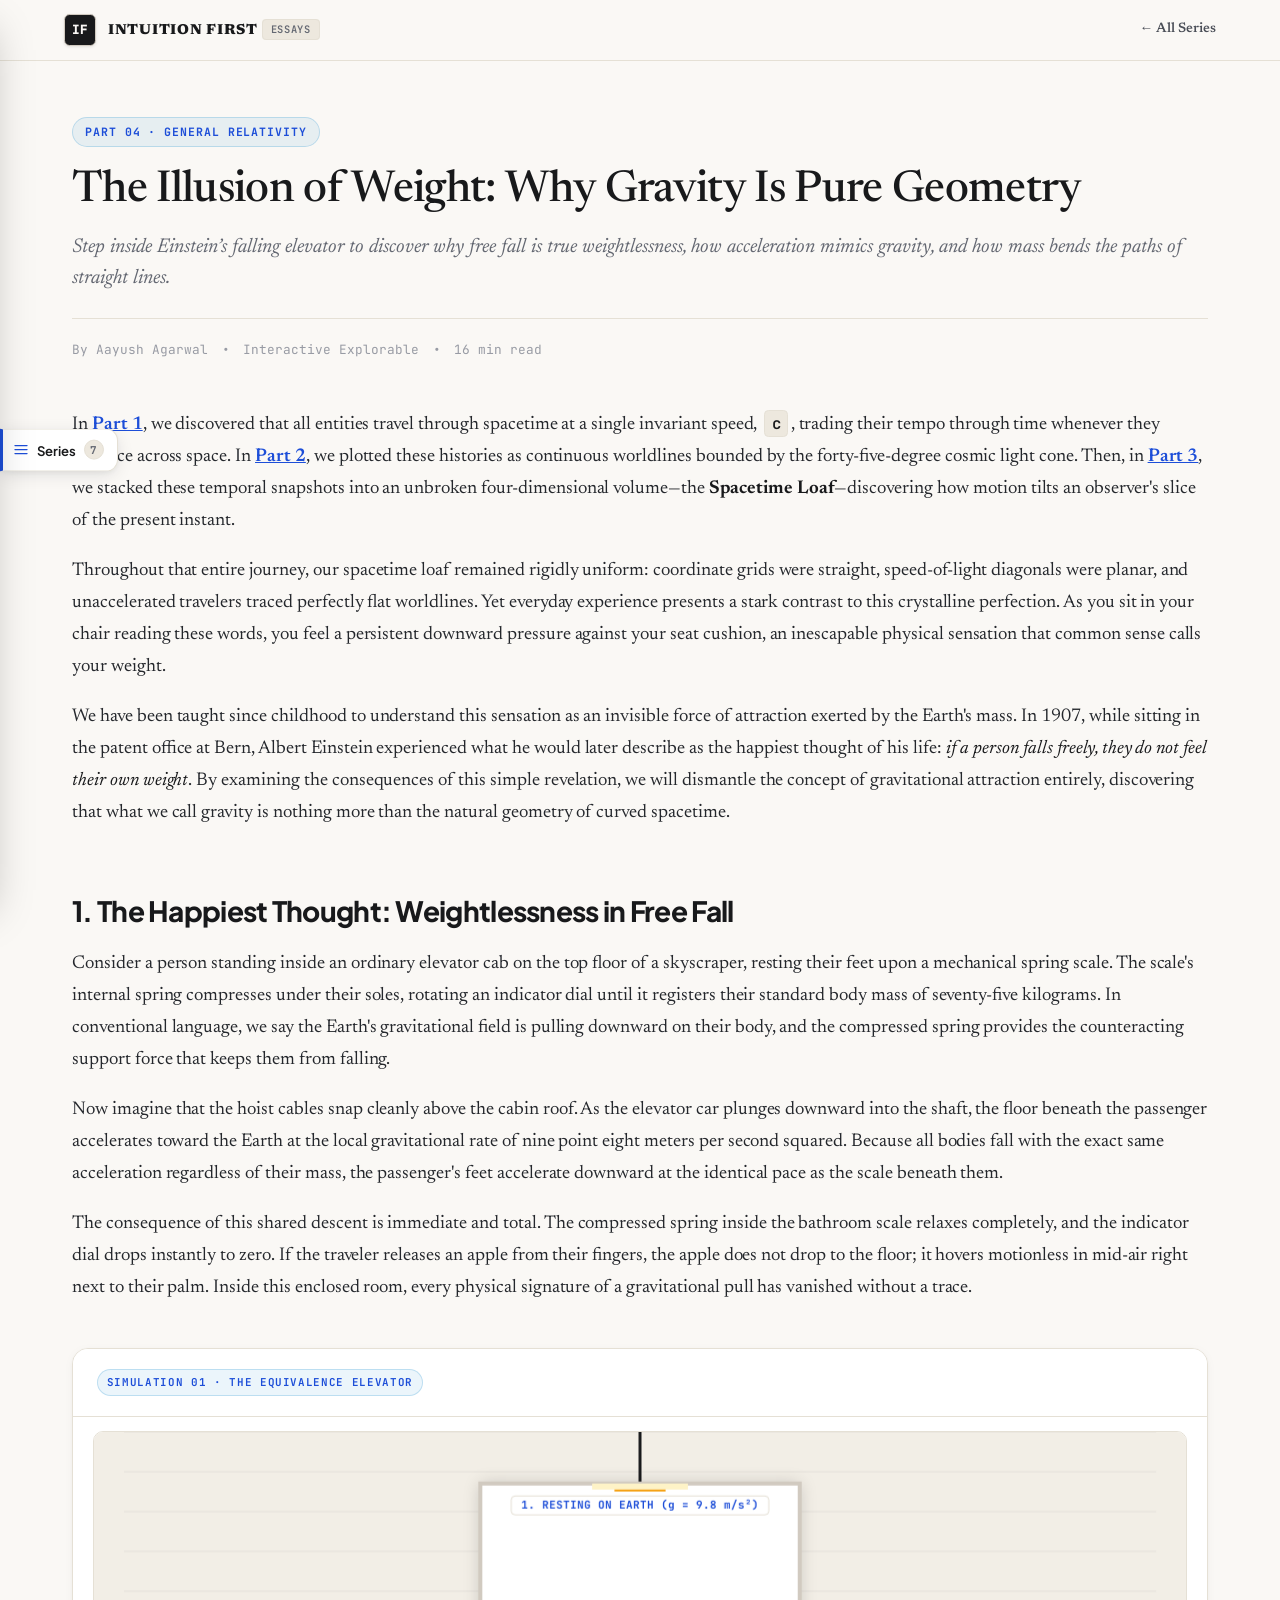
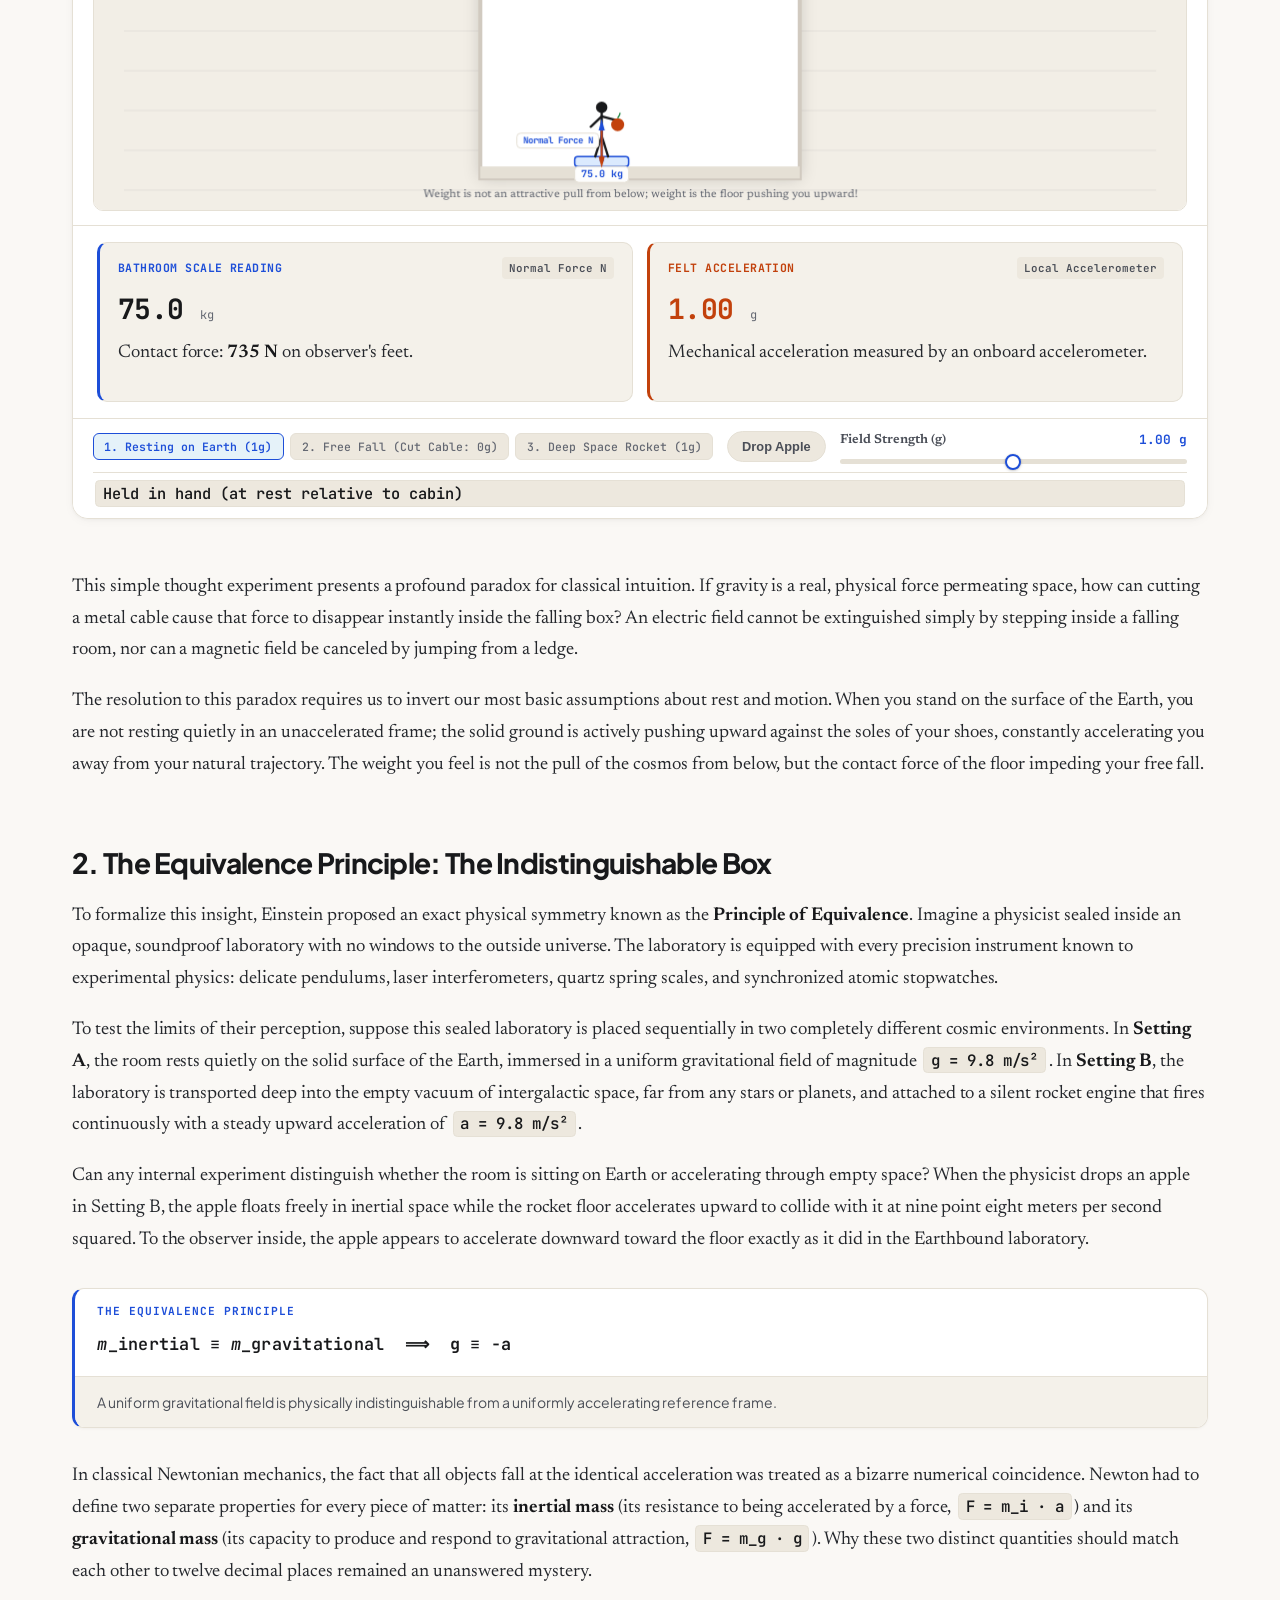
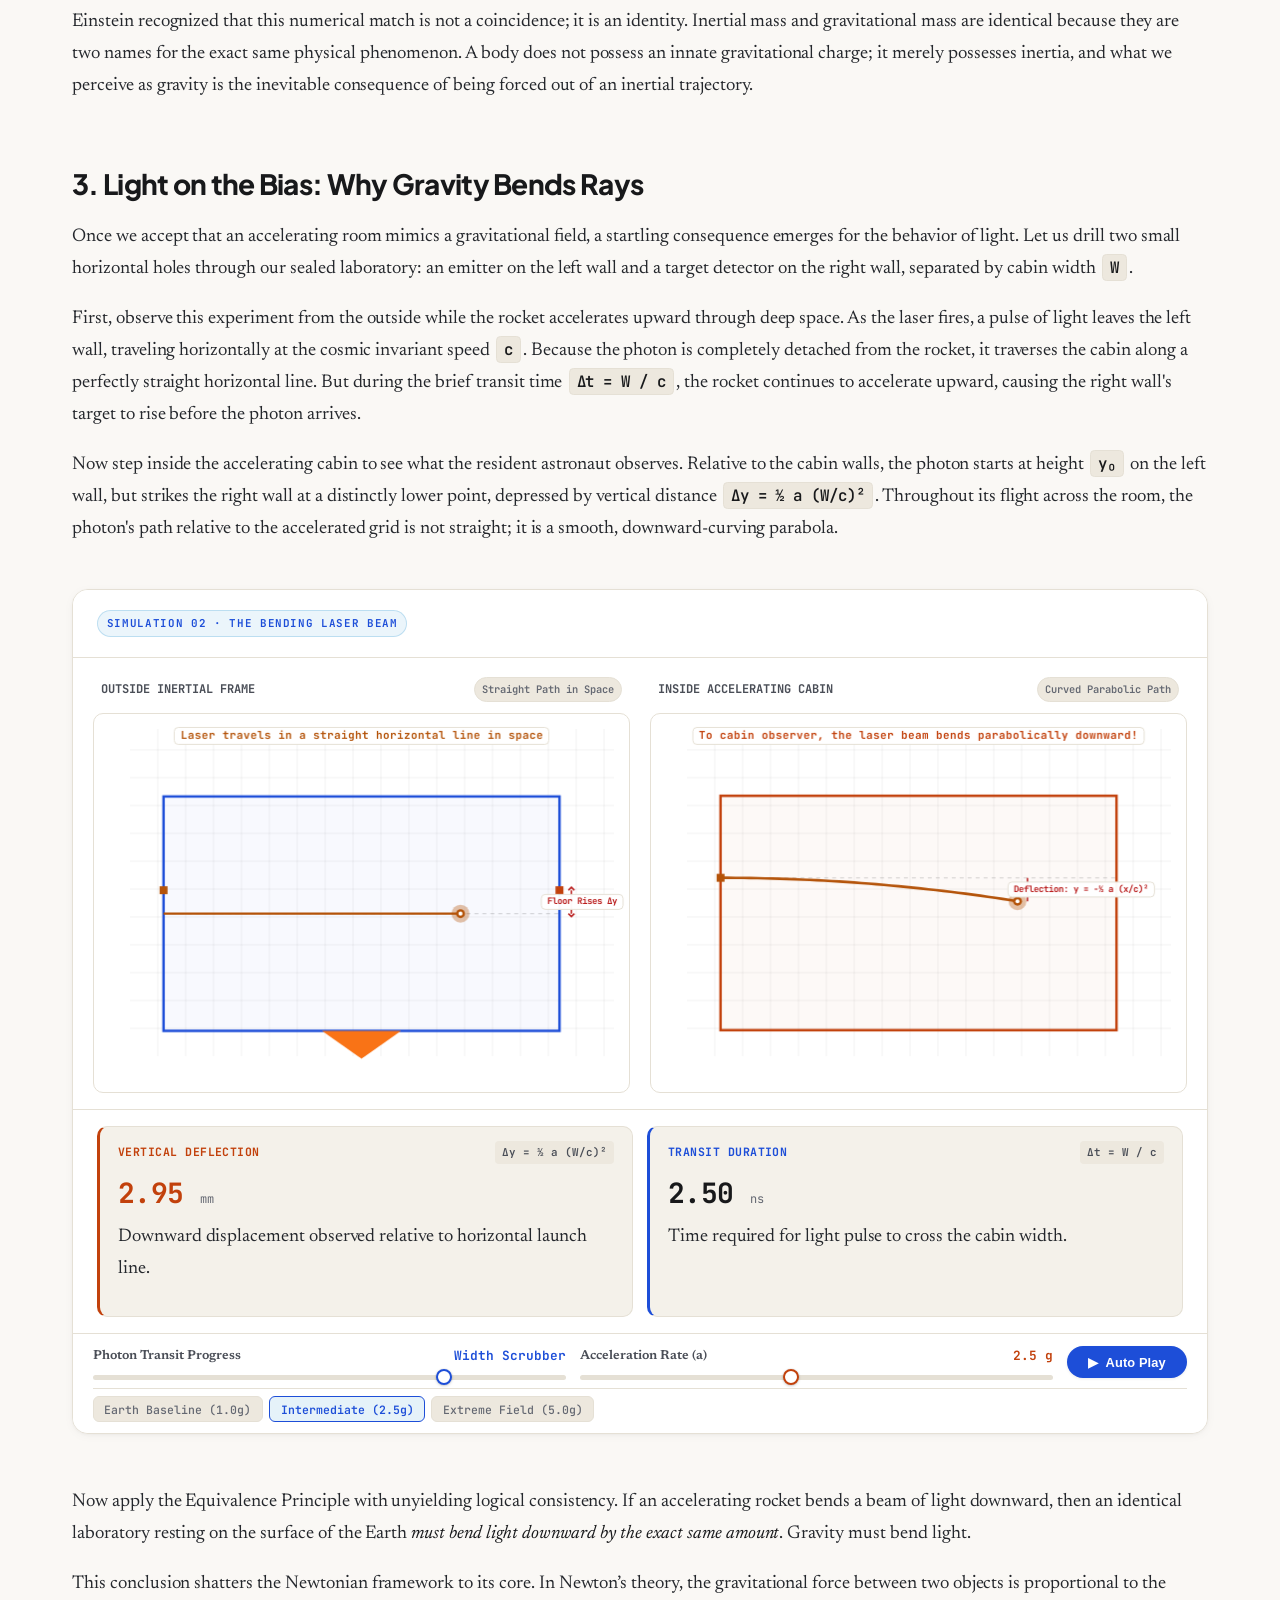
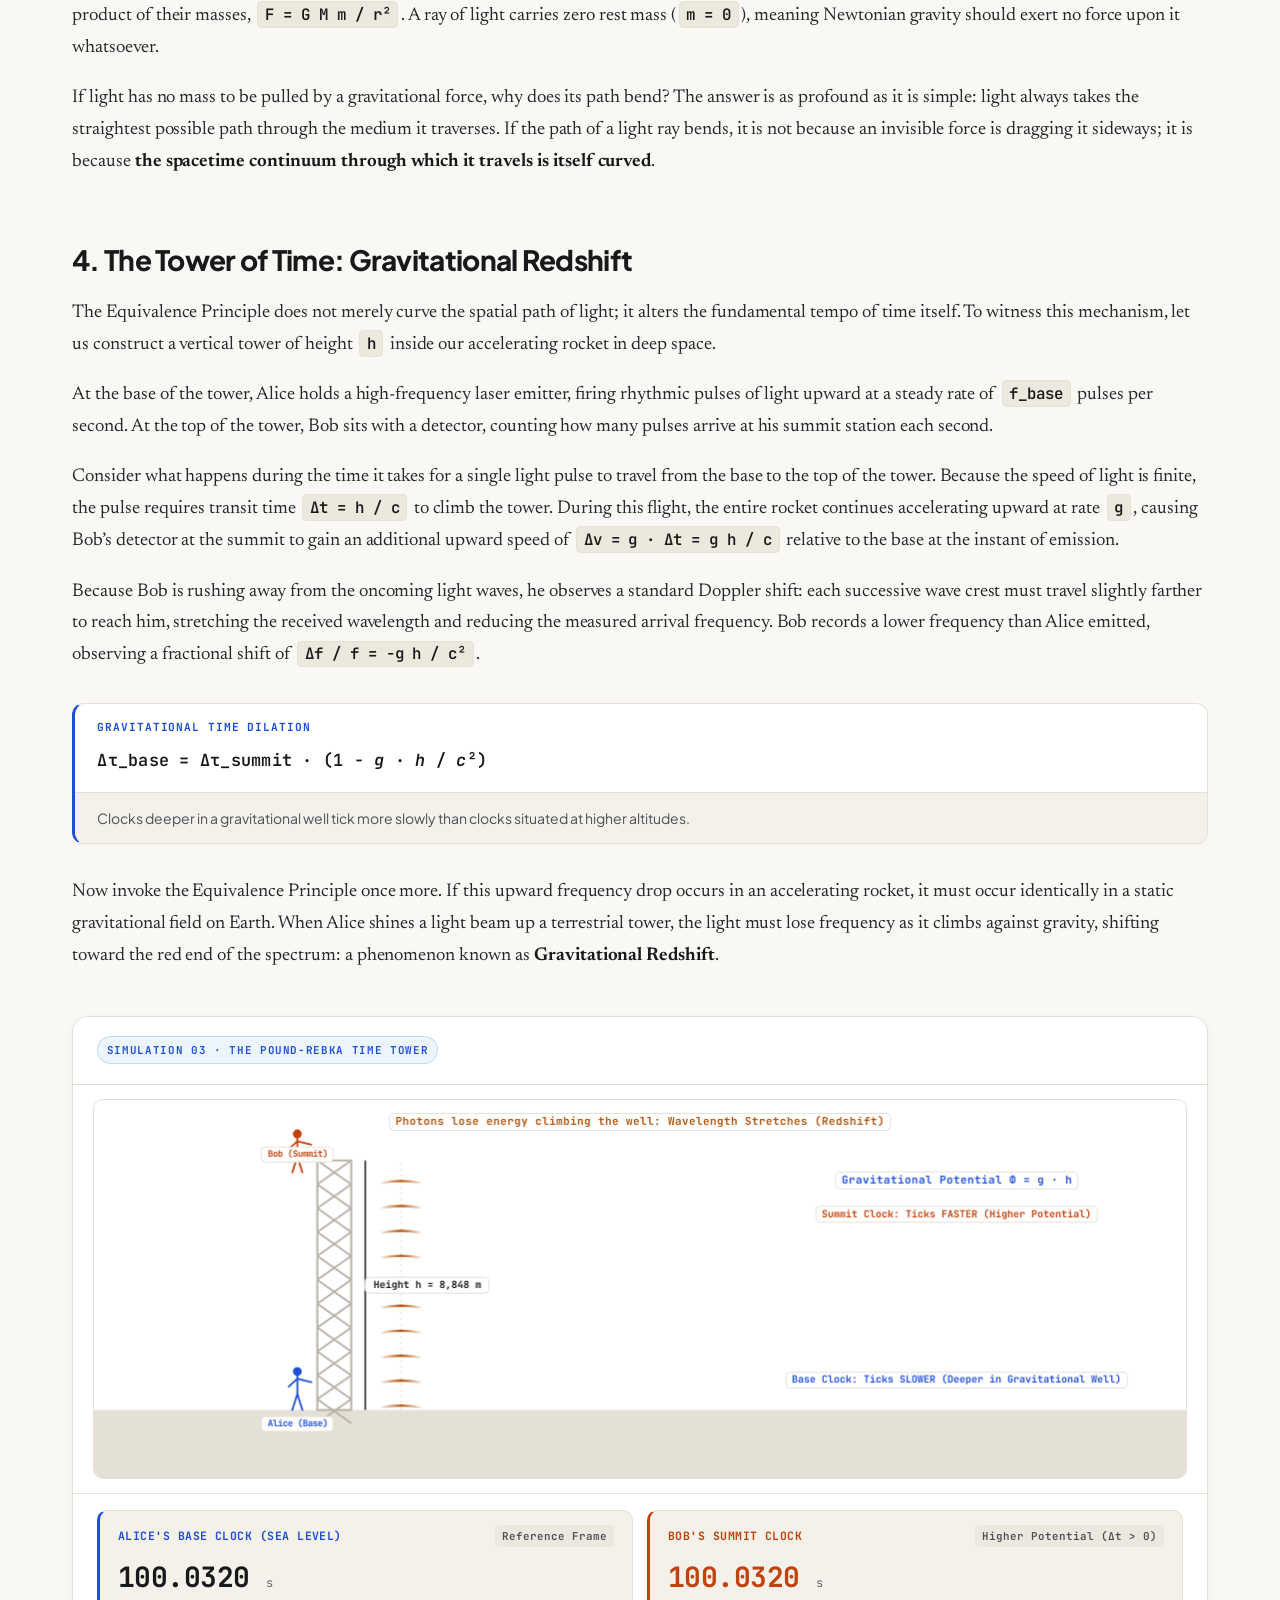
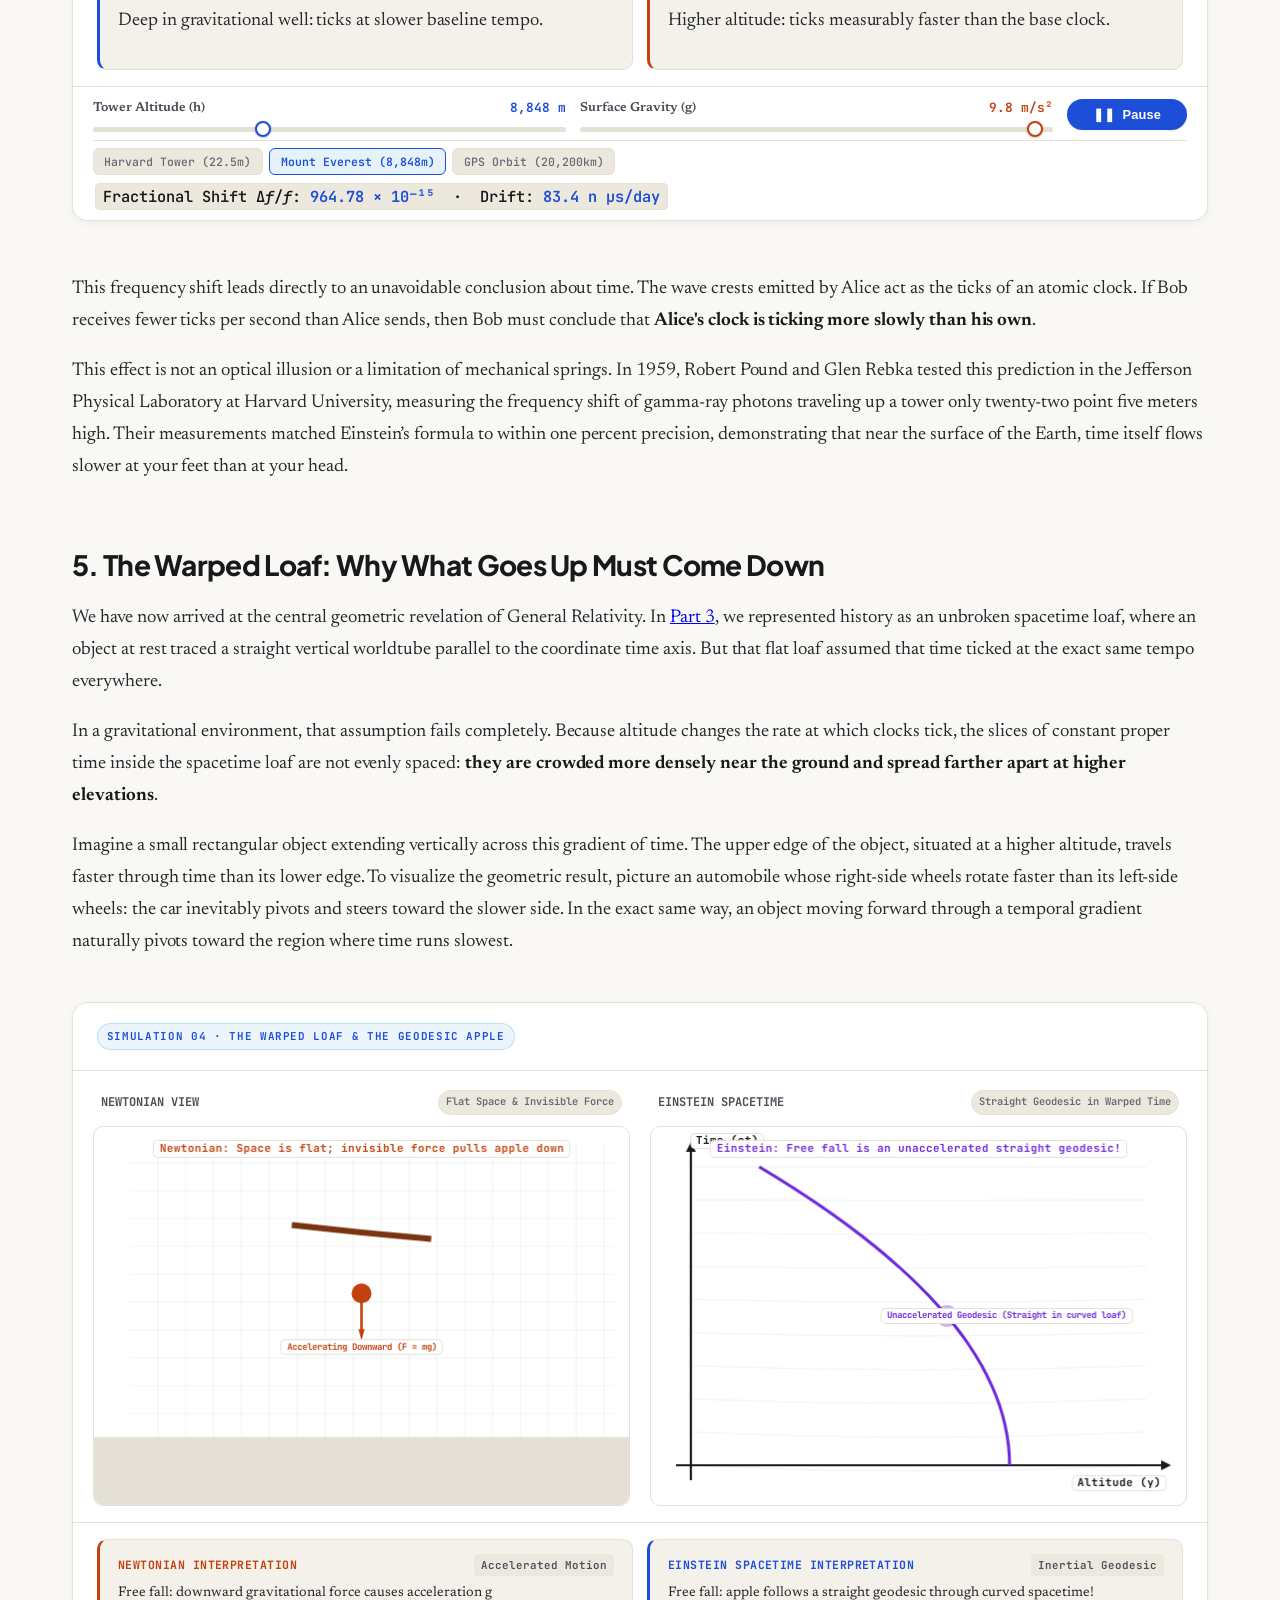
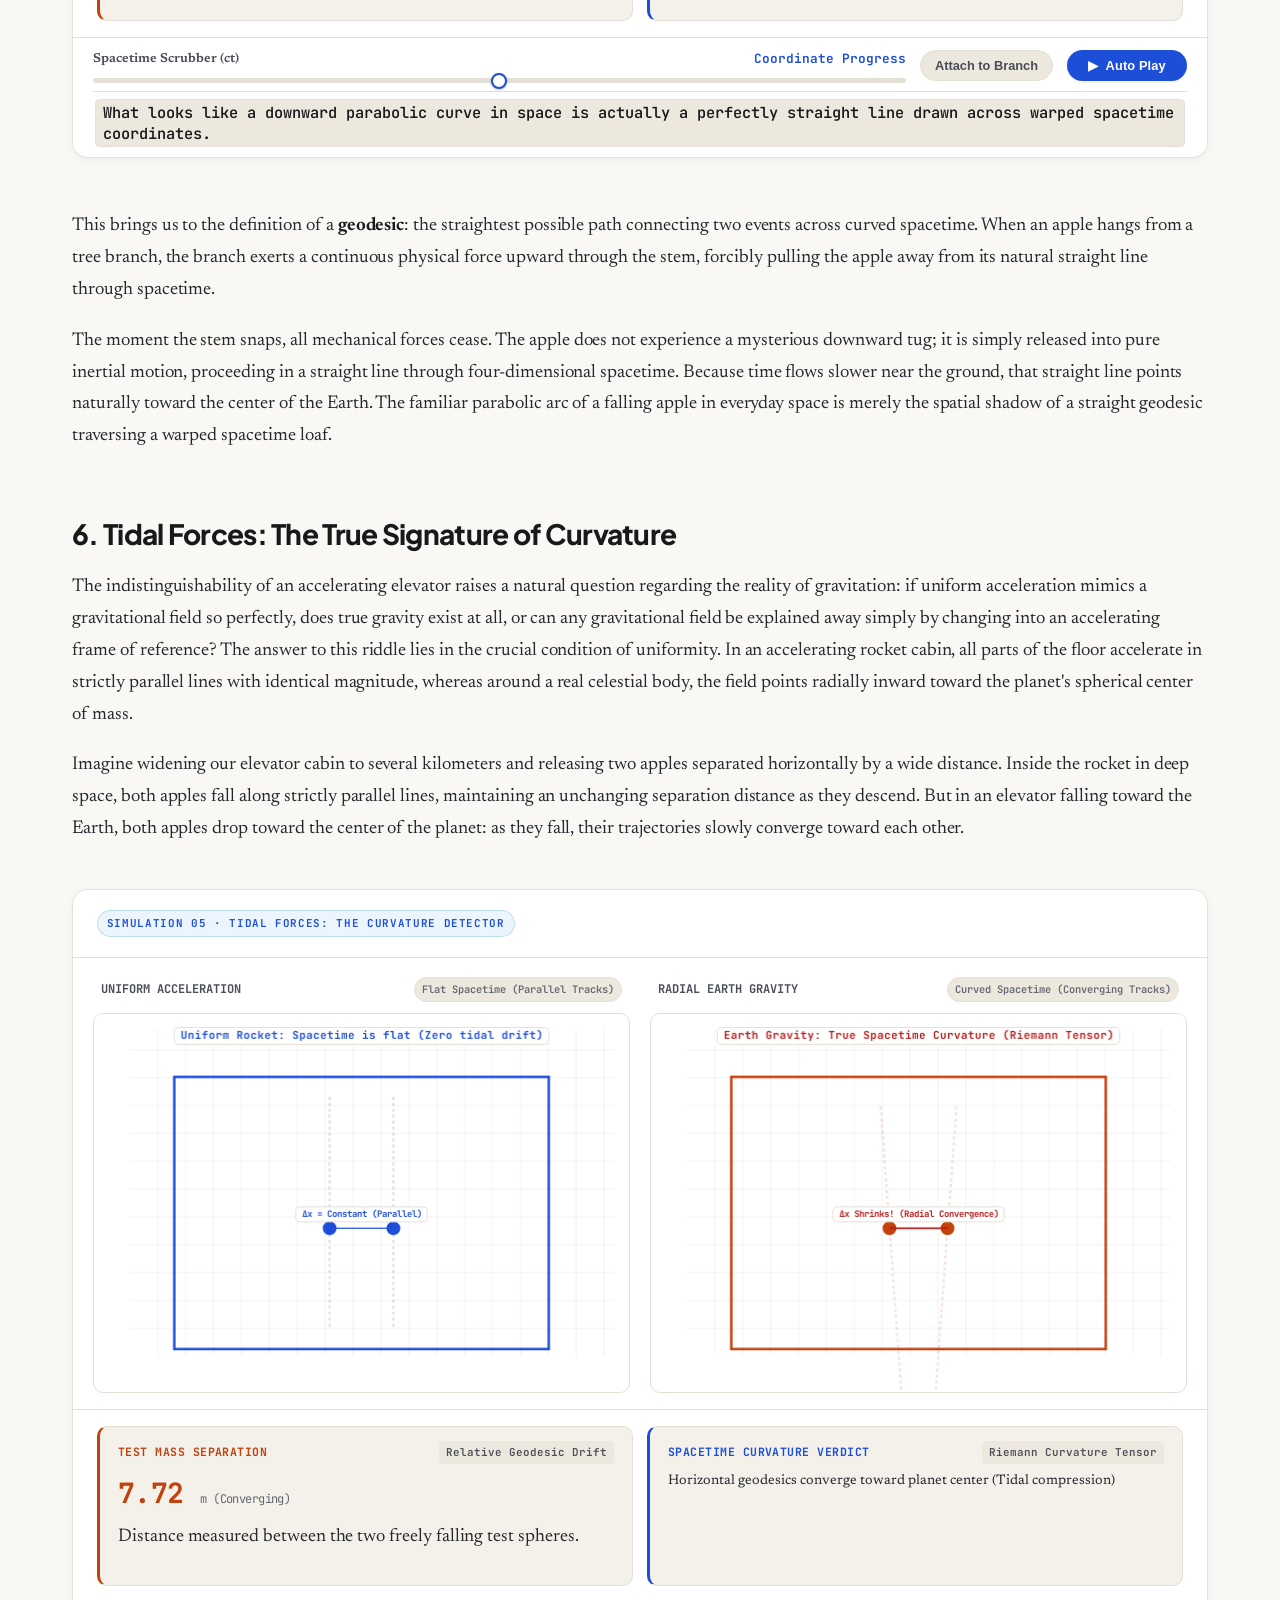
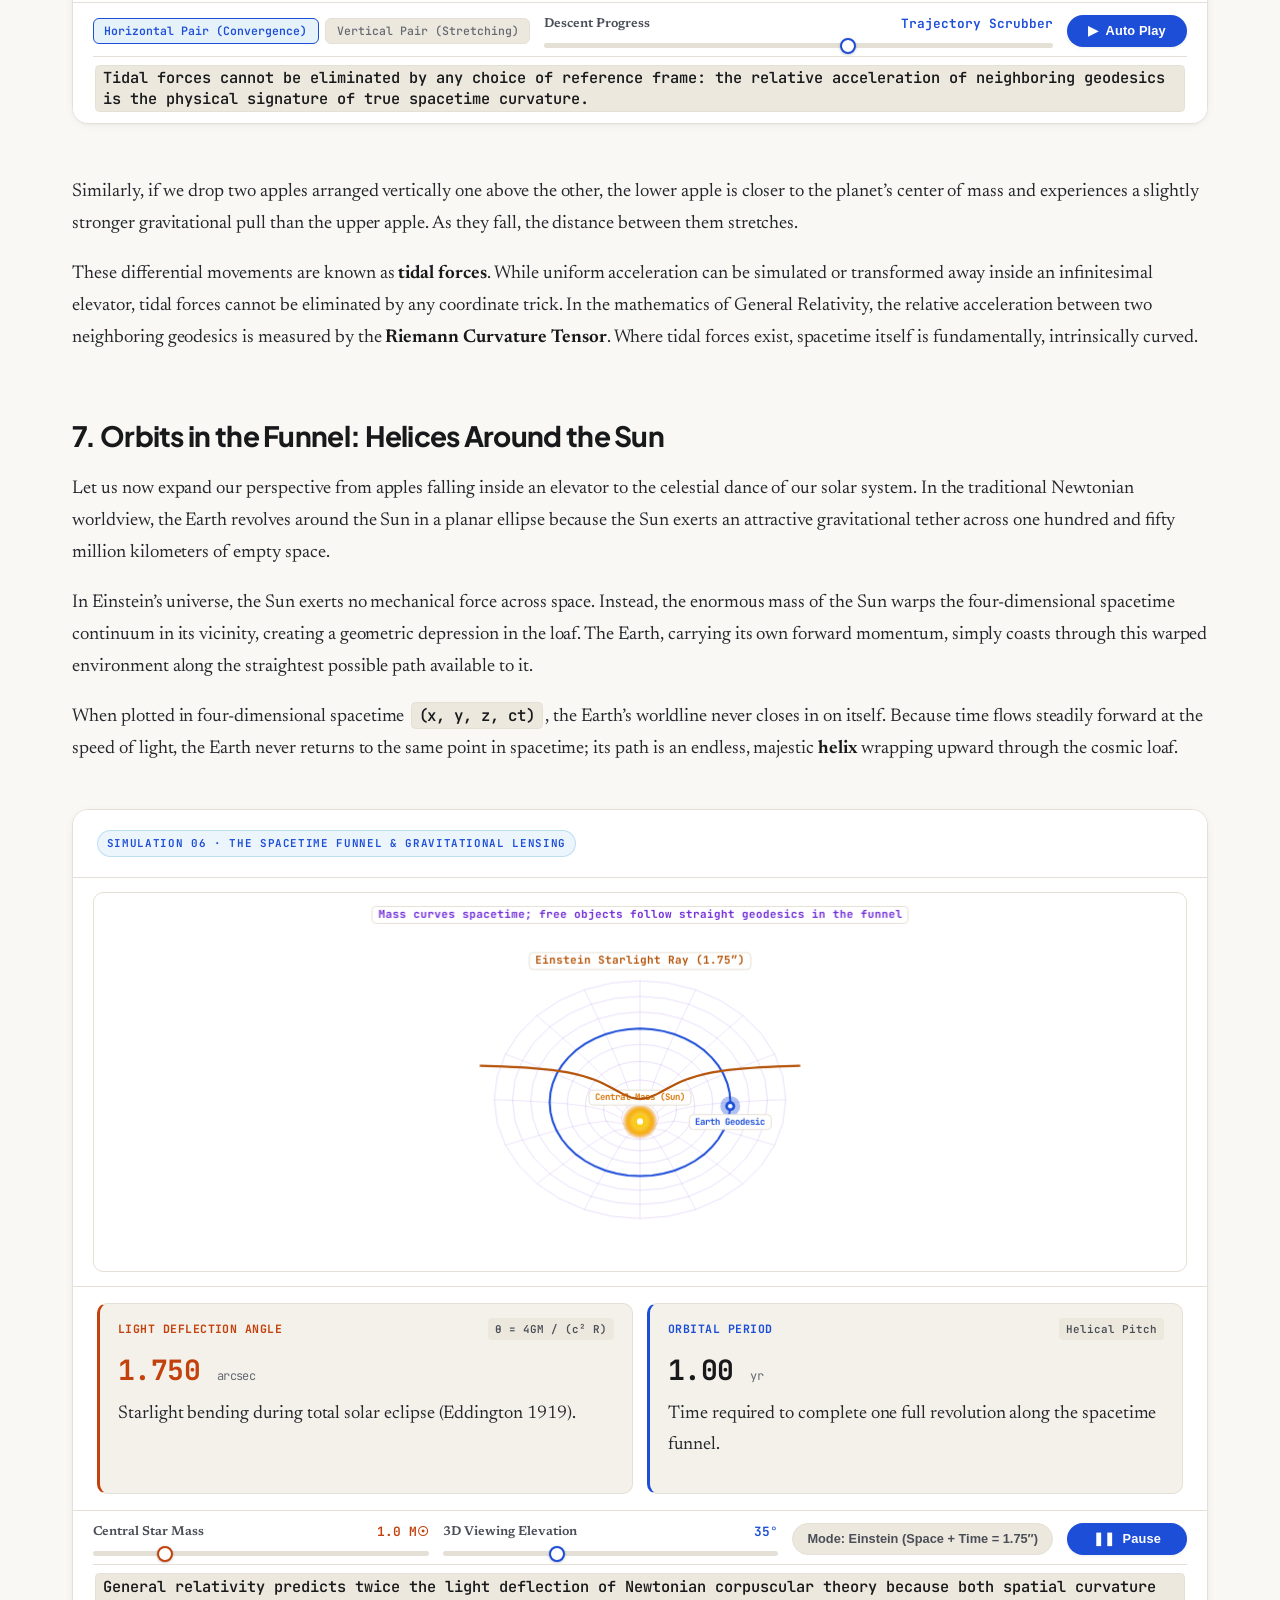
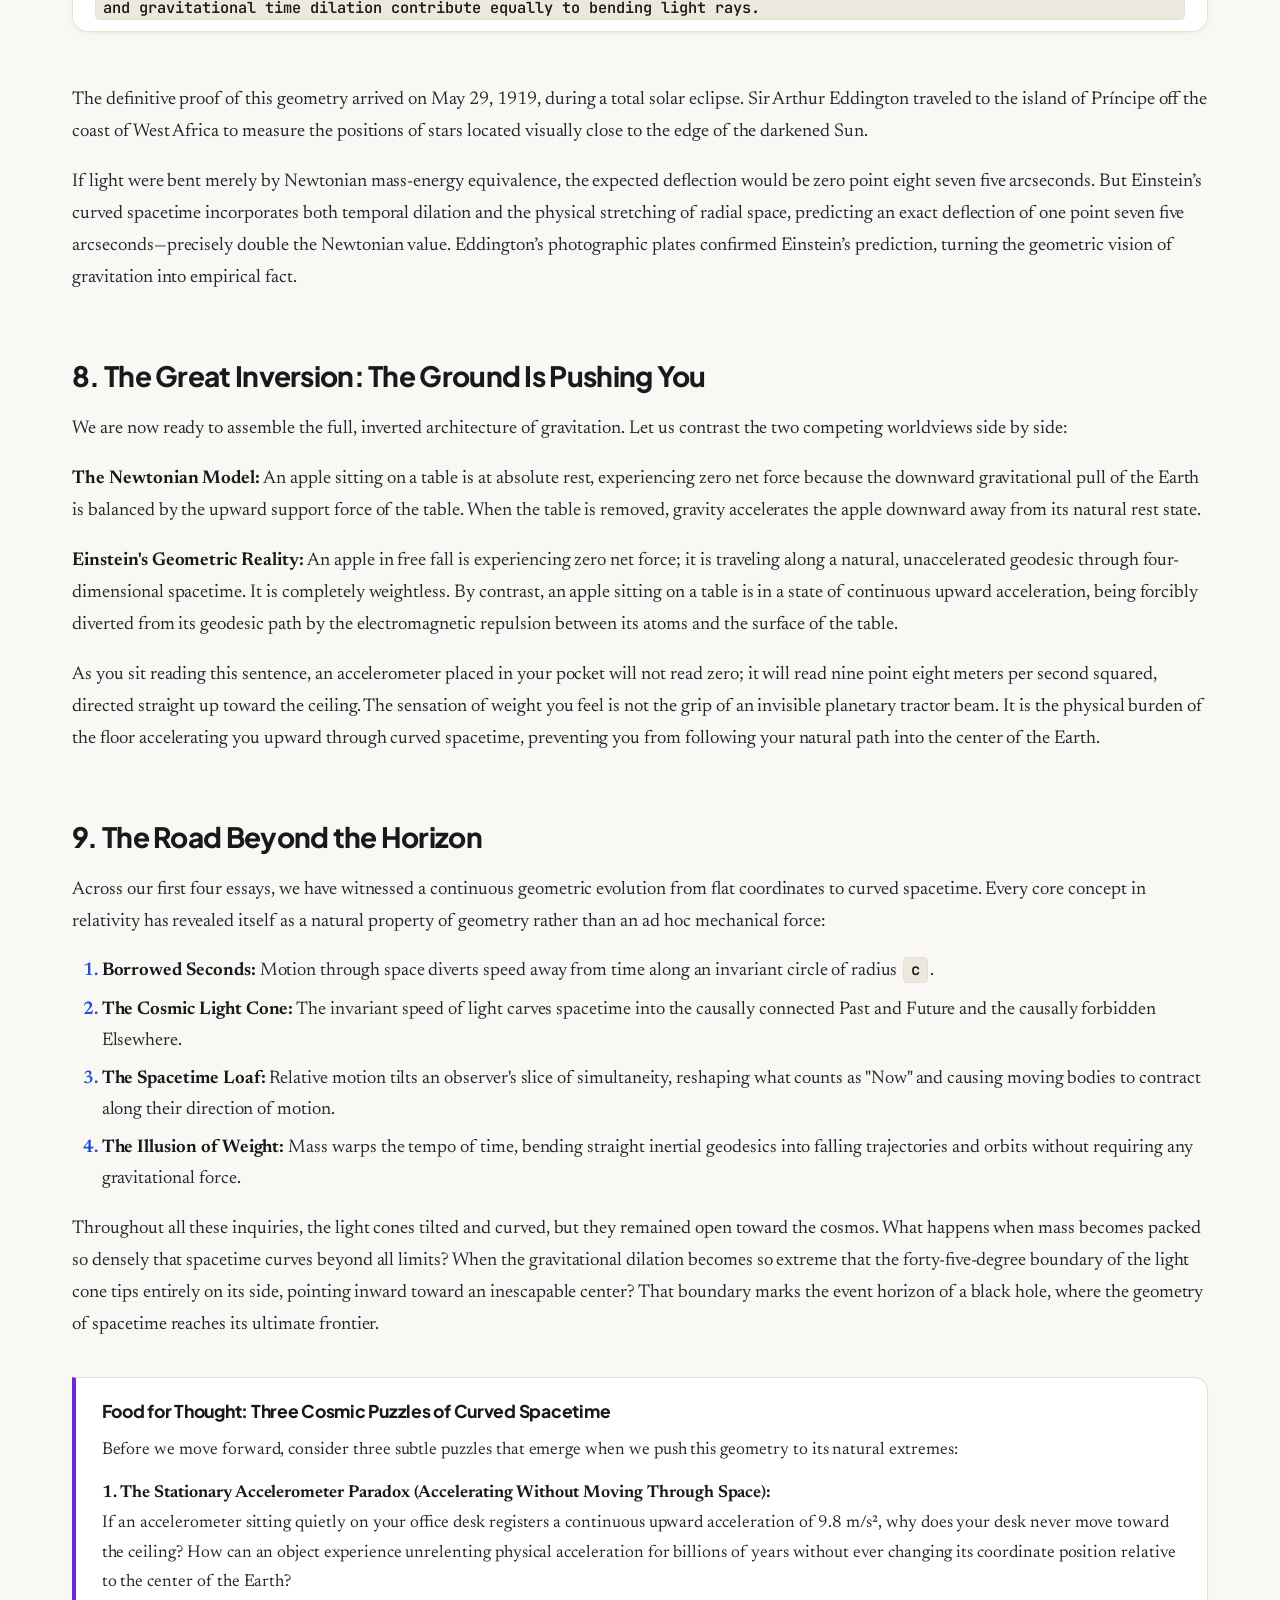
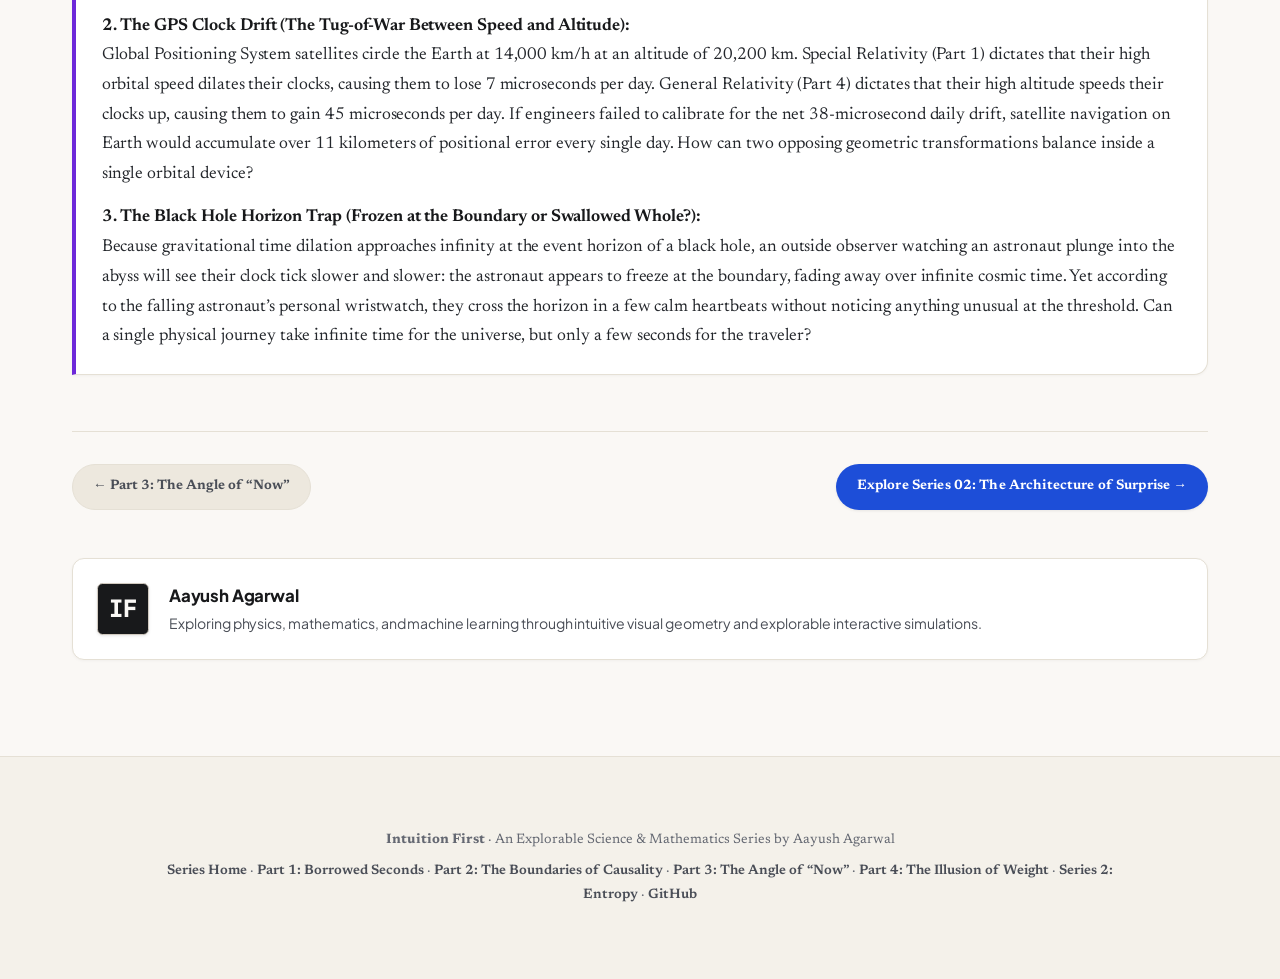
<file: posts/04-illusion-of-weight.html>
<!DOCTYPE html>
<html lang="en">

<head>
  <meta charset="UTF-8">
  <meta name="viewport" content="width=device-width, initial-scale=1.0">
  <title>The Illusion of Weight: Why Gravity Is Pure Geometry · Intuition First</title>
  <link rel="stylesheet" href="../css/style.css">
  <meta name="description"
    content="Step inside Einstein’s falling elevator to discover why free fall is true weightlessness, how acceleration mimics gravity, and how mass bends the paths of straight lines.">
  <script>
    (function () {
      var isDark = window.matchMedia && window.matchMedia('(prefers-color-scheme: dark)').matches;
      document.documentElement.setAttribute('data-theme', isDark ? 'dark' : 'light');
    })();
  </script>
</head>

<body>
  <div class="reading-progress-bar" id="reading-progress"></div>

  <!-- Top Navigation -->
  <nav class="site-nav">
    <div class="site-nav-inner">
      <a href="../index.html" class="brand-link">
        <div class="brand-badge">IF</div>
        <div>
          <span class="brand-title">INTUITION FIRST</span>
          <span class="brand-tag">ESSAYS</span>
        </div>
      </a>
      <div class="nav-links">
        <a href="../index.html">← All Series</a>
      </div>
    </div>
  </nav>

  <!-- Main Article Body -->
  <main class="wide-reading-container">

    <!-- Article Header -->
    <header class="article-header">
      <div class="category-tag">Part 04 · General Relativity</div>
      <h1 class="article-title">The Illusion of Weight: Why Gravity Is Pure Geometry</h1>
      <p class="article-subtitle">
        Step inside Einstein’s falling elevator to discover why free fall is true weightlessness, how acceleration
        mimics gravity, and how mass bends the paths of straight lines.
      </p>
      <div class="article-meta">
        <span>By Aayush Agarwal</span>
        <span>•</span>
        <span>Interactive Explorable</span>
        <span>•</span>
        <span>16 min read</span>
      </div>
    </header>

    <!-- Editorial Prose -->
    <article class="editorial-prose">
      <p>
        In <a href="01-motion-and-time.html"
          style="color:var(--color-time); font-weight:600; text-decoration:underline;">Part 1</a>, we discovered that
        all entities travel through spacetime at a single invariant speed, <span class="math-badge">c</span>, trading
        their tempo through time whenever they displace across space. In <a href="02-light-cone.html"
          style="color:var(--color-time); font-weight:600; text-decoration:underline;">Part 2</a>, we plotted these
        histories as continuous worldlines bounded by the forty-five-degree cosmic light cone. Then, in <a
          href="03-spacetime-loaf.html"
          style="color:var(--color-time); font-weight:600; text-decoration:underline;">Part 3</a>, we stacked these
        temporal snapshots into an unbroken four-dimensional volume—the <strong>Spacetime Loaf</strong>—discovering how
        motion tilts an observer's slice of the present instant.
      </p>
      <p>
        Throughout that entire journey, our spacetime loaf remained rigidly uniform: coordinate grids were straight,
        speed-of-light diagonals were planar, and unaccelerated travelers traced perfectly flat worldlines. Yet
        everyday experience presents a stark contrast to this crystalline perfection. As you sit in your chair reading
        these words, you feel a persistent downward pressure against your seat cushion, an inescapable physical
        sensation that common sense calls your weight.
      </p>
      <p>
        We have been taught since childhood to understand this sensation as an invisible force of attraction exerted by
        the Earth's mass. In 1907, while sitting in the patent office at Bern, Albert Einstein experienced what he would
        later describe as the happiest thought of his life: <em>if a person falls freely, they do not feel their own
        weight</em>. By examining the consequences of this simple revelation, we will dismantle the concept of
        gravitational attraction entirely, discovering that what we call gravity is nothing more than the natural
        geometry of curved spacetime.
      </p>

      <!-- SECTION 1 -->
      <h2>1. The Happiest Thought: Weightlessness in Free Fall</h2>
      <p>
        Consider a person standing inside an ordinary elevator cab on the top floor of a skyscraper, resting their feet
        upon a mechanical spring scale. The scale's internal spring compresses under their soles, rotating an indicator
        dial until it registers their standard body mass of seventy-five kilograms. In conventional language, we say
        the Earth's gravitational field is pulling downward on their body, and the compressed spring provides the
        counteracting support force that keeps them from falling.
      </p>
      <p>
        Now imagine that the hoist cables snap cleanly above the cabin roof. As the elevator car plunges downward into
        the shaft, the floor beneath the passenger accelerates toward the Earth at the local gravitational rate of
        nine point eight meters per second squared. Because all bodies fall with the exact same acceleration regardless
        of their mass, the passenger's feet accelerate downward at the identical pace as the scale beneath them.
      </p>
      <p>
        The consequence of this shared descent is immediate and total. The compressed spring inside the bathroom scale
        relaxes completely, and the indicator dial drops instantly to zero. If the traveler releases an apple from their
        fingers, the apple does not drop to the floor; it hovers motionless in mid-air right next to their palm. Inside
        this enclosed room, every physical signature of a gravitational pull has vanished without a trace.
      </p>

      <!-- INTERACTIVE WIDGET 1: THE EQUIVALENCE ELEVATOR -->
      <div id="widget-elevator-equivalence" class="interactive-artifact artifact-wide">
        <div class="artifact-header">
          <div>
            <div class="artifact-badge">SIMULATION 01 · THE EQUIVALENCE ELEVATOR</div>
          </div>
        </div>
        <div class="canvas-viewport">
          <canvas></canvas>
        </div>
        <div class="twin-clocks-panel">
          <div class="clock-card cyan">
            <div class="clock-meta">
              <span class="clock-label">Bathroom Scale Reading</span>
              <span class="clock-badge">Normal Force N</span>
            </div>
            <div class="clock-time readout-scale-kg">75.0 <span>kg</span></div>
            <p class="clock-subtext">Contact force: <strong class="readout-normal-force">735 <span>N</span></strong> on observer's feet.</p>
          </div>
          <div class="clock-card amber">
            <div class="clock-meta">
              <span class="clock-label">Felt Acceleration</span>
              <span class="clock-badge">Local Accelerometer</span>
            </div>
            <div class="clock-time readout-felt-g" style="color:var(--color-space);">1.00 <span>g</span></div>
            <p class="clock-subtext">Mechanical acceleration measured by an onboard accelerometer.</p>
          </div>
        </div>
        <div class="artifact-controls artifact-controls-deck">
          <div class="controls-strip">
            <div class="preset-chips" style="flex-shrink: 0;">
              <button class="chip-btn chip-elevator-mode active" data-mode="earth">1. Resting on Earth (1g)</button>
              <button class="chip-btn chip-elevator-mode" data-mode="freefall">2. Free Fall (Cut Cable: 0g)</button>
              <button class="chip-btn chip-elevator-mode" data-mode="rocket">3. Deep Space Rocket (1g)</button>
            </div>
            <button class="btn-secondary btn-drop-apple" style="flex-shrink: 0;">
              Drop Apple
            </button>
            <div class="control-item" style="flex: 1; min-width: 140px;">
              <div class="control-header">
                <span>Field Strength (g)</span>
                <span class="control-val cyan val-g-label">1.00 g</span>
              </div>
              <input type="range" class="range-slider slider-gravity" min="0" max="200" value="100">
            </div>
          </div>
          <div class="controls-preset-row">
            <div class="math-badge readout-apple-status" style="width: 100%; text-align: left;">
              Held in hand (at rest relative to cabin)
            </div>
          </div>
        </div>
      </div>

      <p>
        This simple thought experiment presents a profound paradox for classical intuition. If gravity is a real,
        physical force permeating space, how can cutting a metal cable cause that force to disappear instantly inside
        the falling box? An electric field cannot be extinguished simply by stepping inside a falling room, nor can a
        magnetic field be canceled by jumping from a ledge.
      </p>
      <p>
        The resolution to this paradox requires us to invert our most basic assumptions about rest and motion. When you
        stand on the surface of the Earth, you are not resting quietly in an unaccelerated frame; the solid ground is
        actively pushing upward against the soles of your shoes, constantly accelerating you away from your natural
        trajectory. The weight you feel is not the pull of the cosmos from below, but the contact force of the floor
        impeding your free fall.
      </p>

      <!-- SECTION 2 -->
      <h2>2. The Equivalence Principle: The Indistinguishable Box</h2>
      <p>
        To formalize this insight, Einstein proposed an exact physical symmetry known as the <strong>Principle of
        Equivalence</strong>. Imagine a physicist sealed inside an opaque, soundproof laboratory with no windows to the
        outside universe. The laboratory is equipped with every precision instrument known to experimental physics:
        delicate pendulums, laser interferometers, quartz spring scales, and synchronized atomic stopwatches.
      </p>
      <p>
        To test the limits of their perception, suppose this sealed laboratory is placed sequentially in two completely
        different cosmic environments. In <strong>Setting A</strong>, the room rests quietly on the solid surface of
        the Earth, immersed in a uniform gravitational field of magnitude <span class="math-badge">g = 9.8 m/s²</span>.
        In <strong>Setting B</strong>, the laboratory is transported deep into the empty vacuum of intergalactic space,
        far from any stars or planets, and attached to a silent rocket engine that fires continuously with a steady
        upward acceleration of <span class="math-badge">a = 9.8 m/s²</span>.
      </p>
      <p>
        Can any internal experiment distinguish whether the room is sitting on Earth or accelerating through empty
        space? When the physicist drops an apple in Setting B, the apple floats freely in inertial space while the
        rocket floor accelerates upward to collide with it at nine point eight meters per second squared. To the
        observer inside, the apple appears to accelerate downward toward the floor exactly as it did in the Earthbound
        laboratory.
      </p>

      <div class="formula-card">
        <div class="formula-card-header">
          <span class="formula-tag">The Equivalence Principle</span>
        </div>
        <div class="formula-body">
          <em>m</em>_inertial ≡ <em>m</em>_gravitational &nbsp;⟹&nbsp; <strong>g</strong> ≡ −<strong>a</strong>
        </div>
        <div class="formula-note">A uniform gravitational field is physically indistinguishable from a uniformly
          accelerating reference frame.</div>
      </div>

      <p>
        In classical Newtonian mechanics, the fact that all objects fall at the identical acceleration was treated as
        a bizarre numerical coincidence. Newton had to define two separate properties for every piece of matter: its
        <strong>inertial mass</strong> (its resistance to being accelerated by a force, <span class="math-badge">F =
        m_i · a</span>) and its <strong>gravitational mass</strong> (its capacity to produce and respond to
        gravitational attraction, <span class="math-badge">F = m_g · g</span>). Why these two distinct quantities
        should match each other to twelve decimal places remained an unanswered mystery.
      </p>
      <p>
        Einstein recognized that this numerical match is not a coincidence; it is an identity. Inertial mass and
        gravitational mass are identical because they are two names for the exact same physical phenomenon. A body
        does not possess an innate gravitational charge; it merely possesses inertia, and what we perceive as gravity
        is the inevitable consequence of being forced out of an inertial trajectory.
      </p>

      <!-- SECTION 3 -->
      <h2>3. Light on the Bias: Why Gravity Bends Rays</h2>
      <p>
        Once we accept that an accelerating room mimics a gravitational field, a startling consequence emerges for the
        behavior of light. Let us drill two small horizontal holes through our sealed laboratory: an emitter on the left
        wall and a target detector on the right wall, separated by cabin width <span class="math-badge">W</span>.
      </p>
      <p>
        First, observe this experiment from the outside while the rocket accelerates upward through deep space. As the
        laser fires, a pulse of light leaves the left wall, traveling horizontally at the cosmic invariant speed <span
          class="math-badge">c</span>. Because the photon is completely detached from the rocket, it traverses the
        cabin along a perfectly straight horizontal line. But during the brief transit time <span class="math-badge">Δt
        = W / c</span>, the rocket continues to accelerate upward, causing the right wall's target to rise before the
        photon arrives.
      </p>
      <p>
        Now step inside the accelerating cabin to see what the resident astronaut observes. Relative to the cabin walls,
        the photon starts at height <span class="math-badge">y₀</span> on the left wall, but strikes the right wall at
        a distinctly lower point, depressed by vertical distance <span class="math-badge">Δy = ½ a (W/c)²</span>.
        Throughout its flight across the room, the photon's path relative to the accelerated grid is not straight; it is
        a smooth, downward-curving parabola.
      </p>

      <!-- INTERACTIVE WIDGET 2: LASER BENDING -->
      <div id="widget-laser-bending" class="interactive-artifact artifact-wide">
        <div class="artifact-header">
          <div>
            <div class="artifact-badge">SIMULATION 02 · THE BENDING LASER BEAM</div>
          </div>
        </div>
        <div class="comparison-grid">
          <!-- Left Column: Outside Inertial Frame -->
          <div class="canvas-col">
            <div class="canvas-col-header">
              <span>OUTSIDE INERTIAL FRAME</span>
              <span class="canvas-col-tag">Straight Path in Space</span>
            </div>
            <canvas class="canvas-inertial"></canvas>
          </div>
          <!-- Right Column: Inside Accelerated Frame -->
          <div class="canvas-col">
            <div class="canvas-col-header">
              <span>INSIDE ACCELERATING CABIN</span>
              <span class="canvas-col-tag">Curved Parabolic Path</span>
            </div>
            <canvas class="canvas-accelerated"></canvas>
          </div>
        </div>
        <div class="twin-clocks-panel">
          <div class="clock-card amber">
            <div class="clock-meta">
              <span class="clock-label">Vertical Deflection</span>
              <span class="clock-badge">Δy = ½ a (W/c)²</span>
            </div>
            <div class="clock-time readout-deflection" style="color:var(--color-space);">3.15 <span>mm</span></div>
            <p class="clock-subtext">Downward displacement observed relative to horizontal launch line.</p>
          </div>
          <div class="clock-card cyan">
            <div class="clock-meta">
              <span class="clock-label">Transit Duration</span>
              <span class="clock-badge">Δt = W / c</span>
            </div>
            <div class="clock-time readout-transit-time">2.50 <span>ns</span></div>
            <p class="clock-subtext">Time required for light pulse to cross the cabin width.</p>
          </div>
        </div>
        <div class="artifact-controls artifact-controls-deck">
          <div class="controls-strip">
            <div class="control-item" style="flex: 1; min-width: 160px;">
              <div class="control-header">
                <span>Photon Transit Progress</span>
                <span class="control-val cyan">Width Scrubber</span>
              </div>
              <input type="range" class="range-slider slider-laser-progress" min="0" max="1000" value="750">
            </div>
            <div class="control-item" style="flex: 1; min-width: 140px;">
              <div class="control-header">
                <span>Acceleration Rate (a)</span>
                <span class="control-val amber val-laser-accel-label">2.5 g</span>
              </div>
              <input type="range" class="range-slider amber slider-laser-accel" min="5" max="50" value="25" step="1">
            </div>
            <button class="btn-primary btn-play" style="flex-shrink: 0;">
              <span>▶</span><span>Auto Play</span>
            </button>
          </div>
          <div class="controls-preset-row">
            <div class="preset-chips">
              <button class="chip-btn chip-laser-accel" data-accel="1.0">Earth Baseline (1.0g)</button>
              <button class="chip-btn chip-laser-accel active" data-accel="2.5">Intermediate (2.5g)</button>
              <button class="chip-btn chip-laser-accel" data-accel="5.0">Extreme Field (5.0g)</button>
            </div>
          </div>
        </div>
      </div>

      <p>
        Now apply the Equivalence Principle with unyielding logical consistency. If an accelerating rocket bends a beam
        of light downward, then an identical laboratory resting on the surface of the Earth <em>must bend light
        downward by the exact same amount</em>. Gravity must bend light.
      </p>
      <p>
        This conclusion shatters the Newtonian framework to its core. In Newton’s theory, the gravitational force
        between two objects is proportional to the product of their masses, <span class="math-badge">F = G M m /
        r²</span>. A ray of light carries zero rest mass (<span class="math-badge">m = 0</span>), meaning Newtonian
        gravity should exert no force upon it whatsoever.
      </p>
      <p>
        If light has no mass to be pulled by a gravitational force, why does its path bend? The answer is as profound
        as it is simple: light always takes the straightest possible path through the medium it traverses. If the path
        of a light ray bends, it is not because an invisible force is dragging it sideways; it is because <strong>the
        spacetime continuum through which it travels is itself curved</strong>.
      </p>

      <!-- SECTION 4 -->
      <h2>4. The Tower of Time: Gravitational Redshift</h2>
      <p>
        The Equivalence Principle does not merely curve the spatial path of light; it alters the fundamental tempo of
        time itself. To witness this mechanism, let us construct a vertical tower of height <span
          class="math-badge">h</span> inside our accelerating rocket in deep space.
      </p>
      <p>
        At the base of the tower, Alice holds a high-frequency laser emitter, firing rhythmic pulses of light upward at
        a steady rate of <span class="math-badge">f_base</span> pulses per second. At the top of the tower, Bob sits
        with a detector, counting how many pulses arrive at his summit station each second.
      </p>
      <p>
        Consider what happens during the time it takes for a single light pulse to travel from the base to the top of the
        tower. Because the speed of light is finite, the pulse requires transit time <span class="math-badge">Δt = h /
        c</span> to climb the tower. During this flight, the entire rocket continues accelerating upward at rate <span
          class="math-badge">g</span>, causing Bob’s detector at the summit to gain an additional upward speed of <span
          class="math-badge">Δv = g · Δt = g h / c</span> relative to the base at the instant of emission.
      </p>
      <p>
        Because Bob is rushing away from the oncoming light waves, he observes a standard Doppler shift: each successive
        wave crest must travel slightly farther to reach him, stretching the received wavelength and reducing the
        measured arrival frequency. Bob records a lower frequency than Alice emitted, observing a fractional shift of
        <span class="math-badge">Δf / f = −g h / c²</span>.
      </p>

      <div class="formula-card">
        <div class="formula-card-header">
          <span class="formula-tag">Gravitational Time Dilation</span>
        </div>
        <div class="formula-body">
          Δτ_base = Δτ_summit · (1 − <em>g</em> · <em>h</em> / <em>c</em>²)
        </div>
        <div class="formula-note">Clocks deeper in a gravitational well tick more slowly than clocks situated at higher
          altitudes.</div>
      </div>

      <p>
        Now invoke the Equivalence Principle once more. If this upward frequency drop occurs in an accelerating rocket,
        it must occur identically in a static gravitational field on Earth. When Alice shines a light beam up a
        terrestrial tower, the light must lose frequency as it climbs against gravity, shifting toward the red end of
        the spectrum: a phenomenon known as <strong>Gravitational Redshift</strong>.
      </p>

      <!-- INTERACTIVE WIDGET 3: TIME TOWER -->
      <div id="widget-time-tower" class="interactive-artifact artifact-wide">
        <div class="artifact-header">
          <div>
            <div class="artifact-badge">SIMULATION 03 · THE POUND-REBKA TIME TOWER</div>
          </div>
        </div>
        <div class="canvas-viewport">
          <canvas></canvas>
        </div>
        <div class="twin-clocks-panel">
          <div class="clock-card cyan">
            <div class="clock-meta">
              <span class="clock-label">Alice's Base Clock (Sea Level)</span>
              <span class="clock-badge">Reference Frame</span>
            </div>
            <div class="clock-time readout-base-clock">100.0000 <span>s</span></div>
            <p class="clock-subtext">Deep in gravitational well: ticks at slower baseline tempo.</p>
          </div>
          <div class="clock-card amber">
            <div class="clock-meta">
              <span class="clock-label">Bob's Summit Clock</span>
              <span class="clock-badge">Higher Potential (Δt > 0)</span>
            </div>
            <div class="clock-time readout-summit-clock" style="color:var(--color-space);">100.0001 <span>s</span></div>
            <p class="clock-subtext">Higher altitude: ticks measurably faster than the base clock.</p>
          </div>
        </div>
        <div class="artifact-controls artifact-controls-deck">
          <div class="controls-strip">
            <div class="control-item" style="flex: 1; min-width: 160px;">
              <div class="control-header">
                <span>Tower Altitude (h)</span>
                <span class="control-val cyan val-tower-height-label">8,848 m</span>
              </div>
              <input type="range" class="range-slider slider-tower-height" min="10" max="25000" value="8848">
            </div>
            <div class="control-item" style="flex: 1; min-width: 140px;">
              <div class="control-header">
                <span>Surface Gravity (g)</span>
                <span class="control-val amber val-tower-gravity-label">9.8 m/s²</span>
              </div>
              <input type="range" class="range-slider amber slider-tower-gravity" min="10" max="100" value="98">
            </div>
            <button class="btn-primary btn-play" style="flex-shrink: 0;">
              <span>❚❚</span><span>Pause</span>
            </button>
          </div>
          <div class="controls-preset-row">
            <div class="preset-chips">
              <button class="chip-btn chip-tower-preset" data-h="22.5">Harvard Tower (22.5m)</button>
              <button class="chip-btn chip-tower-preset active" data-h="8848">Mount Everest (8,848m)</button>
              <button class="chip-btn chip-tower-preset" data-h="20200">GPS Orbit (20,200km)</button>
            </div>
            <div class="math-badge">
              Fractional Shift Δ<em>f</em>/<em>f</em>: <strong class="readout-redshift-fraction">9.63 × 10⁻¹³</strong> &nbsp;·&nbsp; Drift: <strong class="readout-daily-drift">28.4 <span>µs/day</span></strong>
            </div>
          </div>
        </div>
      </div>

      <p>
        This frequency shift leads directly to an unavoidable conclusion about time. The wave crests emitted by Alice
        act as the ticks of an atomic clock. If Bob receives fewer ticks per second than Alice sends, then Bob must
        conclude that <strong>Alice's clock is ticking more slowly than his own</strong>.
      </p>
      <p>
        This effect is not an optical illusion or a limitation of mechanical springs. In 1959, Robert Pound and Glen
        Rebka tested this prediction in the Jefferson Physical Laboratory at Harvard University, measuring the
        frequency shift of gamma-ray photons traveling up a tower only twenty-two point five meters high. Their
        measurements matched Einstein’s formula to within one percent precision, demonstrating that near the surface of
        the Earth, time itself flows slower at your feet than at your head.
      </p>

      <!-- SECTION 5 -->
      <h2>5. The Warped Loaf: Why What Goes Up Must Come Down</h2>
      <p>
        We have now arrived at the central geometric revelation of General Relativity. In <a
          href="03-spacetime-loaf.html">Part 3</a>, we represented history as an unbroken spacetime loaf, where an
        object at rest traced a straight vertical worldtube parallel to the coordinate time axis. But that flat loaf
        assumed that time ticked at the exact same tempo everywhere.
      </p>
      <p>
        In a gravitational environment, that assumption fails completely. Because altitude changes the rate at which
        clocks tick, the slices of constant proper time inside the spacetime loaf are not evenly spaced: <strong>they
        are crowded more densely near the ground and spread farther apart at higher elevations</strong>.
      </p>
      <p>
        Imagine a small rectangular object extending vertically across this gradient of time. The upper edge of the
        object, situated at a higher altitude, travels faster through time than its lower edge. To visualize the
        geometric result, picture an automobile whose right-side wheels rotate faster than its left-side wheels: the car
        inevitably pivots and steers toward the slower side. In the exact same way, an object moving forward through a
        temporal gradient naturally pivots toward the region where time runs slowest.
      </p>

      <!-- INTERACTIVE WIDGET 4: GEODESIC APPLE -->
      <div id="widget-geodesic-apple" class="interactive-artifact artifact-wide">
        <div class="artifact-header">
          <div>
            <div class="artifact-badge">SIMULATION 04 · THE WARPED LOAF &amp; THE GEODESIC APPLE</div>
          </div>
        </div>
        <div class="comparison-grid">
          <!-- Left Column: Newtonian Frame -->
          <div class="canvas-col">
            <div class="canvas-col-header">
              <span>NEWTONIAN VIEW</span>
              <span class="canvas-col-tag">Flat Space &amp; Invisible Force</span>
            </div>
            <canvas class="canvas-newton"></canvas>
          </div>
          <!-- Right Column: Einstein Metric Frame -->
          <div class="canvas-col">
            <div class="canvas-col-header">
              <span>EINSTEIN SPACETIME</span>
              <span class="canvas-col-tag">Straight Geodesic in Warped Time</span>
            </div>
            <canvas class="canvas-einstein"></canvas>
          </div>
        </div>
        <div class="twin-clocks-panel">
          <div class="clock-card amber">
            <div class="clock-meta">
              <span class="clock-label">Newtonian Interpretation</span>
              <span class="clock-badge">Accelerated Motion</span>
            </div>
            <div class="clock-subtext readout-newton-state" style="font-size:0.86rem; color:var(--text-prose);">
              Free fall: downward gravitational force causes acceleration g.
            </div>
          </div>
          <div class="clock-card cyan">
            <div class="clock-meta">
              <span class="clock-label">Einstein Spacetime Interpretation</span>
              <span class="clock-badge">Inertial Geodesic</span>
            </div>
            <div class="clock-subtext readout-einstein-state" style="font-size:0.86rem; color:var(--text-prose);">
              Free fall: apple follows a straight geodesic through curved spacetime.
            </div>
          </div>
        </div>
        <div class="artifact-controls artifact-controls-deck">
          <div class="controls-strip">
            <div class="control-item" style="flex: 1; min-width: 160px;">
              <div class="control-header">
                <span>Spacetime Scrubber (ct)</span>
                <span class="control-val cyan">Coordinate Progress</span>
              </div>
              <input type="range" class="range-slider slider-geodesic-time" min="0" max="1000" value="500">
            </div>
            <button class="btn-secondary btn-release-toggle" style="flex-shrink: 0;">
              Attach to Branch
            </button>
            <button class="btn-primary btn-play" style="flex-shrink: 0;">
              <span>▶</span><span>Auto Play</span>
            </button>
          </div>
          <div class="controls-preset-row">
            <div class="math-badge" style="width: 100%; text-align: left;">
              What looks like a downward parabolic curve in space is actually a perfectly straight line drawn across
              warped spacetime coordinates.
            </div>
          </div>
        </div>
      </div>

      <p>
        This brings us to the definition of a <strong>geodesic</strong>: the straightest possible path connecting two
        events across curved spacetime. When an apple hangs from a tree branch, the branch exerts a continuous physical
        force upward through the stem, forcibly pulling the apple away from its natural straight line through
        spacetime.
      </p>
      <p>
        The moment the stem snaps, all mechanical forces cease. The apple does not experience a mysterious downward tug;
        it is simply released into pure inertial motion, proceeding in a straight line through four-dimensional
        spacetime. Because time flows slower near the ground, that straight line points naturally toward the center of
        the Earth. The familiar parabolic arc of a falling apple in everyday space is merely the spatial shadow of a
        straight geodesic traversing a warped spacetime loaf.
      </p>

      <!-- SECTION 6 -->
      <h2>6. Tidal Forces: The True Signature of Curvature</h2>
      <p>
        The indistinguishability of an accelerating elevator raises a natural question regarding the reality of
        gravitation: if uniform acceleration mimics a gravitational field so perfectly, does true gravity exist at all,
        or can any gravitational field be explained away simply by changing into an accelerating frame of reference?
        The answer to this riddle lies in the crucial condition of uniformity. In an accelerating rocket cabin, all
        parts of the floor accelerate in strictly parallel lines with identical magnitude, whereas around a real
        celestial body, the field points radially inward toward the planet's spherical center of mass.
      </p>
      <p>
        Imagine widening our elevator cabin to several kilometers and releasing two apples separated horizontally by a
        wide distance. Inside the rocket in deep space, both apples fall along strictly parallel lines, maintaining an
        unchanging separation distance as they descend. But in an elevator falling toward the Earth, both apples drop
        toward the center of the planet: as they fall, their trajectories slowly converge toward each other.
      </p>

      <!-- INTERACTIVE WIDGET 5: TIDAL FORCES -->
      <div id="widget-tidal-curvature" class="interactive-artifact artifact-wide">
        <div class="artifact-header">
          <div>
            <div class="artifact-badge">SIMULATION 05 · TIDAL FORCES: THE CURVATURE DETECTOR</div>
          </div>
        </div>
        <div class="comparison-grid">
          <!-- Left Column: Flat Spacetime -->
          <div class="canvas-col">
            <div class="canvas-col-header">
              <span>UNIFORM ACCELERATION</span>
              <span class="canvas-col-tag">Flat Spacetime (Parallel Tracks)</span>
            </div>
            <canvas class="canvas-tidal-flat"></canvas>
          </div>
          <!-- Right Column: Curved Spacetime -->
          <div class="canvas-col">
            <div class="canvas-col-header">
              <span>RADIAL EARTH GRAVITY</span>
              <span class="canvas-col-tag">Curved Spacetime (Converging Tracks)</span>
            </div>
            <canvas class="canvas-tidal-curved"></canvas>
          </div>
        </div>
        <div class="twin-clocks-panel">
          <div class="clock-card amber">
            <div class="clock-meta">
              <span class="clock-label">Test Mass Separation</span>
              <span class="clock-badge">Relative Geodesic Drift</span>
            </div>
            <div class="clock-time readout-separation" style="color:var(--color-space);">7.72 <span>m</span></div>
            <p class="clock-subtext">Distance measured between the two freely falling test spheres.</p>
          </div>
          <div class="clock-card cyan">
            <div class="clock-meta">
              <span class="clock-label">Spacetime Curvature Verdict</span>
              <span class="clock-badge">Riemann Curvature Tensor</span>
            </div>
            <div class="clock-subtext readout-curvature-verdict"
              style="font-size:0.86rem; color:var(--text-prose); margin-top:0.4rem;">
              Horizontal geodesics converge toward planet center (Tidal compression).
            </div>
          </div>
        </div>
        <div class="artifact-controls artifact-controls-deck">
          <div class="controls-strip">
            <div class="preset-chips" style="flex-shrink: 0;">
              <button class="chip-btn chip-tidal-orientation active" data-orientation="horizontal">Horizontal Pair
                (Convergence)</button>
              <button class="chip-btn chip-tidal-orientation" data-orientation="vertical">Vertical Pair
                (Stretching)</button>
            </div>
            <div class="control-item" style="flex: 1; min-width: 160px;">
              <div class="control-header">
                <span>Descent Progress</span>
                <span class="control-val cyan">Trajectory Scrubber</span>
              </div>
              <input type="range" class="range-slider slider-tidal-progress" min="0" max="1000" value="600">
            </div>
            <button class="btn-primary btn-play" style="flex-shrink: 0;">
              <span>▶</span><span>Auto Play</span>
            </button>
          </div>
          <div class="controls-preset-row">
            <div class="math-badge" style="width: 100%; text-align: left;">
              Tidal forces cannot be eliminated by any choice of reference frame: the relative acceleration of
              neighboring geodesics is the physical signature of true spacetime curvature.
            </div>
          </div>
        </div>
      </div>

      <p>
        Similarly, if we drop two apples arranged vertically one above the other, the lower apple is closer to the
        planet’s center of mass and experiences a slightly stronger gravitational pull than the upper apple. As they
        fall, the distance between them stretches.
      </p>
      <p>
        These differential movements are known as <strong>tidal forces</strong>. While uniform acceleration can be
        simulated or transformed away inside an infinitesimal elevator, tidal forces cannot be eliminated by any
        coordinate trick. In the mathematics of General Relativity, the relative acceleration between two neighboring
        geodesics is measured by the <strong>Riemann Curvature Tensor</strong>. Where tidal forces exist, spacetime
        itself is fundamentally, intrinsically curved.
      </p>

      <!-- SECTION 7 -->
      <h2>7. Orbits in the Funnel: Helices Around the Sun</h2>
      <p>
        Let us now expand our perspective from apples falling inside an elevator to the celestial dance of our solar
        system. In the traditional Newtonian worldview, the Earth revolves around the Sun in a planar ellipse because
        the Sun exerts an attractive gravitational tether across one hundred and fifty million kilometers of empty
        space.
      </p>
      <p>
        In Einstein’s universe, the Sun exerts no mechanical force across space. Instead, the enormous mass of the Sun
        warps the four-dimensional spacetime continuum in its vicinity, creating a geometric depression in the loaf.
        The Earth, carrying its own forward momentum, simply coasts through this warped environment along the
        straightest possible path available to it.
      </p>
      <p>
        When plotted in four-dimensional spacetime <span class="math-badge">(x, y, z, ct)</span>, the Earth’s worldline
        never closes in on itself. Because time flows steadily forward at the speed of light, the Earth never returns to
        the same point in spacetime; its path is an endless, majestic <strong>helix</strong> wrapping upward through the
        cosmic loaf.
      </p>

      <!-- INTERACTIVE WIDGET 6: SPACETIME ORBIT & LENSING -->
      <div id="widget-spacetime-orbit" class="interactive-artifact artifact-wide">
        <div class="artifact-header">
          <div>
            <div class="artifact-badge">SIMULATION 06 · THE SPACETIME FUNNEL &amp; GRAVITATIONAL LENSING</div>
          </div>
        </div>
        <div class="canvas-viewport" style="min-height: 380px;">
          <canvas></canvas>
        </div>
        <div class="twin-clocks-panel">
          <div class="clock-card amber">
            <div class="clock-meta">
              <span class="clock-label">Light Deflection Angle</span>
              <span class="clock-badge">θ = 4GM / (c² R)</span>
            </div>
            <div class="clock-time readout-deflection-angle" style="color:var(--color-space);">1.750 <span>arcsec</span></div>
            <p class="clock-subtext">Starlight bending during total solar eclipse (Eddington 1919).</p>
          </div>
          <div class="clock-card cyan">
            <div class="clock-meta">
              <span class="clock-label">Orbital Period</span>
              <span class="clock-badge">Helical Pitch</span>
            </div>
            <div class="clock-time readout-orbital-period">1.00 <span>yr</span></div>
            <p class="clock-subtext">Time required to complete one full revolution along the spacetime funnel.</p>
          </div>
        </div>
        <div class="artifact-controls artifact-controls-deck">
          <div class="controls-strip">
            <div class="control-item" style="flex: 1; min-width: 140px;">
              <div class="control-header">
                <span>Central Star Mass</span>
                <span class="control-val amber val-star-mass-label">1.0 M☉</span>
              </div>
              <input type="range" class="range-slider amber slider-star-mass" min="5" max="30" value="10">
            </div>
            <div class="control-item" style="flex: 1; min-width: 140px;">
              <div class="control-header">
                <span>3D Viewing Elevation</span>
                <span class="control-val cyan val-view-angle-label">35°</span>
              </div>
              <input type="range" class="range-slider slider-view-angle" min="15" max="75" value="35">
            </div>
            <button class="btn-secondary btn-lensing-toggle" style="flex-shrink: 0;">
              Mode: Einstein (1.75″)
            </button>
            <button class="btn-primary btn-play" style="flex-shrink: 0;">
              <span>❚❚</span><span>Pause</span>
            </button>
          </div>
          <div class="controls-preset-row">
            <div class="math-badge" style="width: 100%; text-align: left;">
              General relativity predicts twice the light deflection of Newtonian corpuscular theory because both
              spatial curvature and gravitational time dilation contribute equally to bending light rays.
            </div>
          </div>
        </div>
      </div>

      <p>
        The definitive proof of this geometry arrived on May 29, 1919, during a total solar eclipse. Sir Arthur
        Eddington traveled to the island of Príncipe off the coast of West Africa to measure the positions of stars
        located visually close to the edge of the darkened Sun.
      </p>
      <p>
        If light were bent merely by Newtonian mass-energy equivalence, the expected deflection would be zero point eight
        seven five arcseconds. But Einstein’s curved spacetime incorporates both temporal dilation and the physical
        stretching of radial space, predicting an exact deflection of one point seven five arcseconds—precisely double
        the Newtonian value. Eddington’s photographic plates confirmed Einstein’s prediction, turning the geometric
        vision of gravitation into empirical fact.
      </p>

      <!-- SECTION 8 -->
      <h2>8. The Great Inversion: The Ground Is Pushing You</h2>
      <p>
        We are now ready to assemble the full, inverted architecture of gravitation. Let us contrast the two
        competing worldviews side by side:
      </p>
      <p>
        <strong>The Newtonian Model:</strong> An apple sitting on a table is at absolute rest, experiencing zero net
        force because the downward gravitational pull of the Earth is balanced by the upward support force of the table.
        When the table is removed, gravity accelerates the apple downward away from its natural rest state.
      </p>
      <p>
        <strong>Einstein's Geometric Reality:</strong> An apple in free fall is experiencing zero net force; it is
        traveling along a natural, unaccelerated geodesic through four-dimensional spacetime. It is completely
        weightless. By contrast, an apple sitting on a table is in a state of continuous upward acceleration, being
        forcibly diverted from its geodesic path by the electromagnetic repulsion between its atoms and the surface of
        the table.
      </p>
      <p>
        As you sit reading this sentence, an accelerometer placed in your pocket will not read zero; it will read nine
        point eight meters per second squared, directed straight up toward the ceiling. The sensation of weight you feel
        is not the grip of an invisible planetary tractor beam. It is the physical burden of the floor accelerating you
        upward through curved spacetime, preventing you from following your natural path into the center of the Earth.
      </p>

      <!-- SECTION 9 -->
      <h2>9. The Road Beyond the Horizon</h2>
      <p>
        Across our first four essays, we have witnessed a continuous geometric evolution from flat coordinates to
        curved spacetime. Every core concept in relativity has revealed itself as a natural property of geometry
        rather than an ad hoc mechanical force:
      </p>
      <ol>
        <li><strong>Borrowed Seconds:</strong> Motion through space diverts speed away from time along an invariant
          circle of radius <span class="math-badge">c</span>.</li>
        <li><strong>The Cosmic Light Cone:</strong> The invariant speed of light carves spacetime into the causally
          connected Past and Future and the causally forbidden Elsewhere.</li>
        <li><strong>The Spacetime Loaf:</strong> Relative motion tilts an observer's slice of simultaneity, reshaping
          what counts as "Now" and causing moving bodies to contract along their direction of motion.</li>
        <li><strong>The Illusion of Weight:</strong> Mass warps the tempo of time, bending straight inertial geodesics
          into falling trajectories and orbits without requiring any gravitational force.</li>
      </ol>
      <p>
        Throughout all these inquiries, the light cones tilted and curved, but they remained open toward the cosmos.
        What happens when mass becomes packed so densely that spacetime curves beyond all limits? When the gravitational
        dilation becomes so extreme that the forty-five-degree boundary of the light cone tips entirely on its side,
        pointing inward toward an inescapable center? That boundary marks the event horizon of a black hole, where the
        geometry of spacetime reaches its ultimate frontier.
      </p>

      <!-- FOOD FOR THOUGHT CALLOUT (MANDATORY 3 PUZZLES) -->
      <div class="insight-callout">
        <h4>Food for Thought: Three Cosmic Puzzles of Curved Spacetime</h4>
        <p>Before we move forward, consider three subtle puzzles that emerge when we push this geometry to its natural
          extremes:</p>
        <p>
          <strong>1. The Stationary Accelerometer Paradox (Accelerating Without Moving Through Space):</strong><br />
          If an accelerometer sitting quietly on your office desk registers a continuous upward acceleration of 9.8
          m/s², why does your desk never move toward the ceiling? How can an object experience unrelenting physical
          acceleration for billions of years without ever changing its coordinate position relative to the center of the
          Earth?
        </p>
        <p>
          <strong>2. The GPS Clock Drift (The Tug-of-War Between Speed and Altitude):</strong><br />
          Global Positioning System satellites circle the Earth at 14,000 km/h at an altitude of 20,200 km. Special
          Relativity (Part 1) dictates that their high orbital speed dilates their clocks, causing them to lose 7
          microseconds per day. General Relativity (Part 4) dictates that their high altitude speeds their clocks up,
          causing them to gain 45 microseconds per day. If engineers failed to calibrate for the net 38-microsecond
          daily drift, satellite navigation on Earth would accumulate over 11 kilometers of positional error every
          single day. How can two opposing geometric transformations balance inside a single orbital device?
        </p>
        <p>
          <strong>3. The Black Hole Horizon Trap (Frozen at the Boundary or Swallowed Whole?):</strong><br />
          Because gravitational time dilation approaches infinity at the event horizon of a black hole, an outside
          observer watching an astronaut plunge into the abyss will see their clock tick slower and slower: the
          astronaut appears to freeze at the boundary, fading away over infinite cosmic time. Yet according to the
          falling astronaut’s personal wristwatch, they cross the horizon in a few calm heartbeats without noticing
          anything unusual at the threshold. Can a single physical journey take infinite time for the universe, but only
          a few seconds for the traveler?
        </p>
      </div>

      <!-- SERIES PAGER -->
      <div class="series-pager">
        <a href="03-spacetime-loaf.html" class="btn-secondary">
          ← Part 3: The Angle of “Now”
        </a>
        <a href="04-understanding-entropy.html" class="btn-primary">
          Explore Series 02: The Architecture of Surprise →
        </a>
      </div>

      <!-- AUTHOR BIO -->
      <div class="article-author">
        <div class="brand-badge">IF</div>
        <div>
          <h4>Aayush Agarwal</h4>
          <p>
            Exploring physics, mathematics, and machine learning through intuitive visual geometry and explorable
            interactive simulations.
          </p>
        </div>
      </div>

    </article>

  </main>

  <!-- Site Footer -->
  <footer class="site-footer">
    <div class="wide-container">
      <p><strong>Intuition First</strong> · An Explorable Science &amp; Mathematics Series by Aayush Agarwal</p>
      <p style="margin-top: 0.5rem;">
        <a href="../index.html">Series Home</a> · <a href="01-motion-and-time.html">Part 1: Borrowed Seconds</a> · <a
          href="02-light-cone.html">Part 2: The Boundaries of Causality</a> · <a
          href="03-spacetime-loaf.html">Part 3: The Angle of “Now”</a> · <a
          href="04-illusion-of-weight.html">Part 4: The Illusion of Weight</a> · <a
          href="04-understanding-entropy.html">Series 2: Entropy</a> · <a
          href="https://github.com/ayush2991/intuition-first" target="_blank" rel="noopener">GitHub</a>
      </p>
    </div>
  </footer>

  <!-- Universal Client-Side Script (100% Static & file:// compatible) -->
  <script src="../js/core.js"></script>
  <script src="../js/post-04-gravity.js"></script>
</body>

</html>
</file>
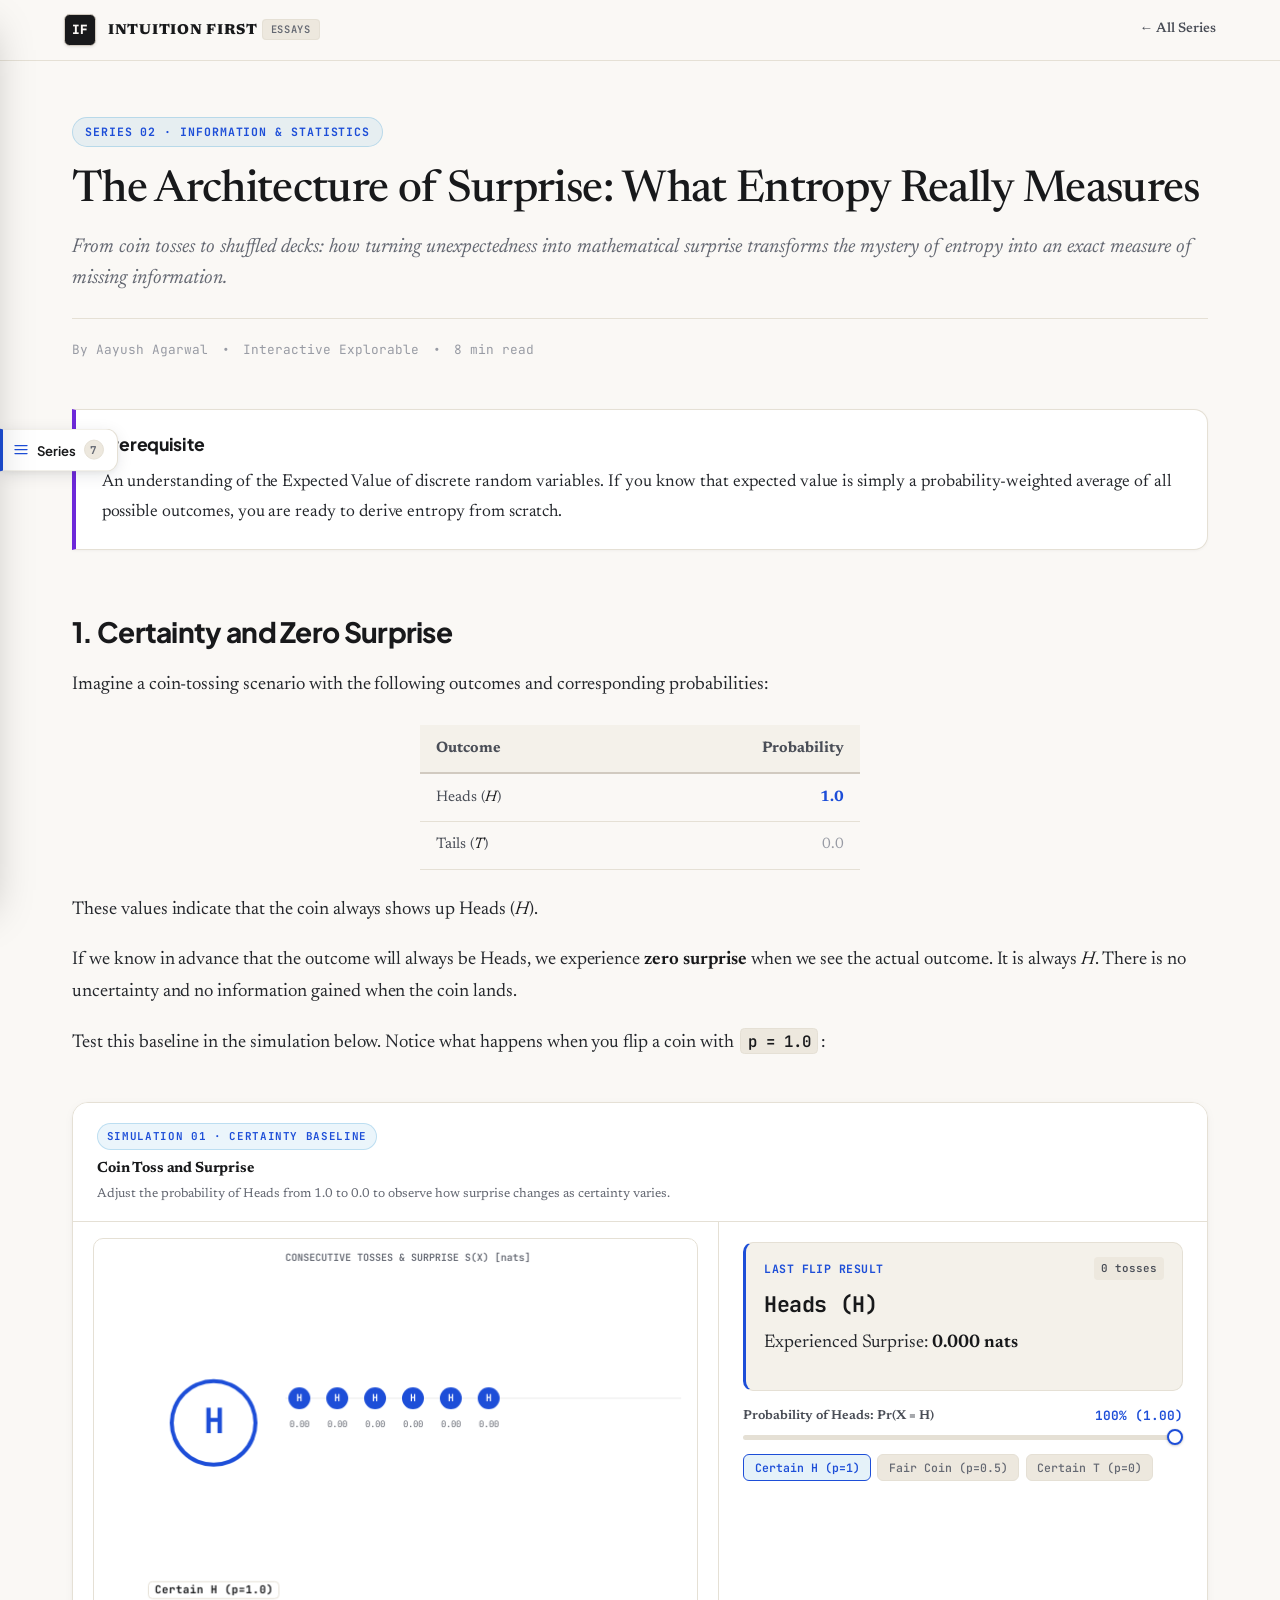
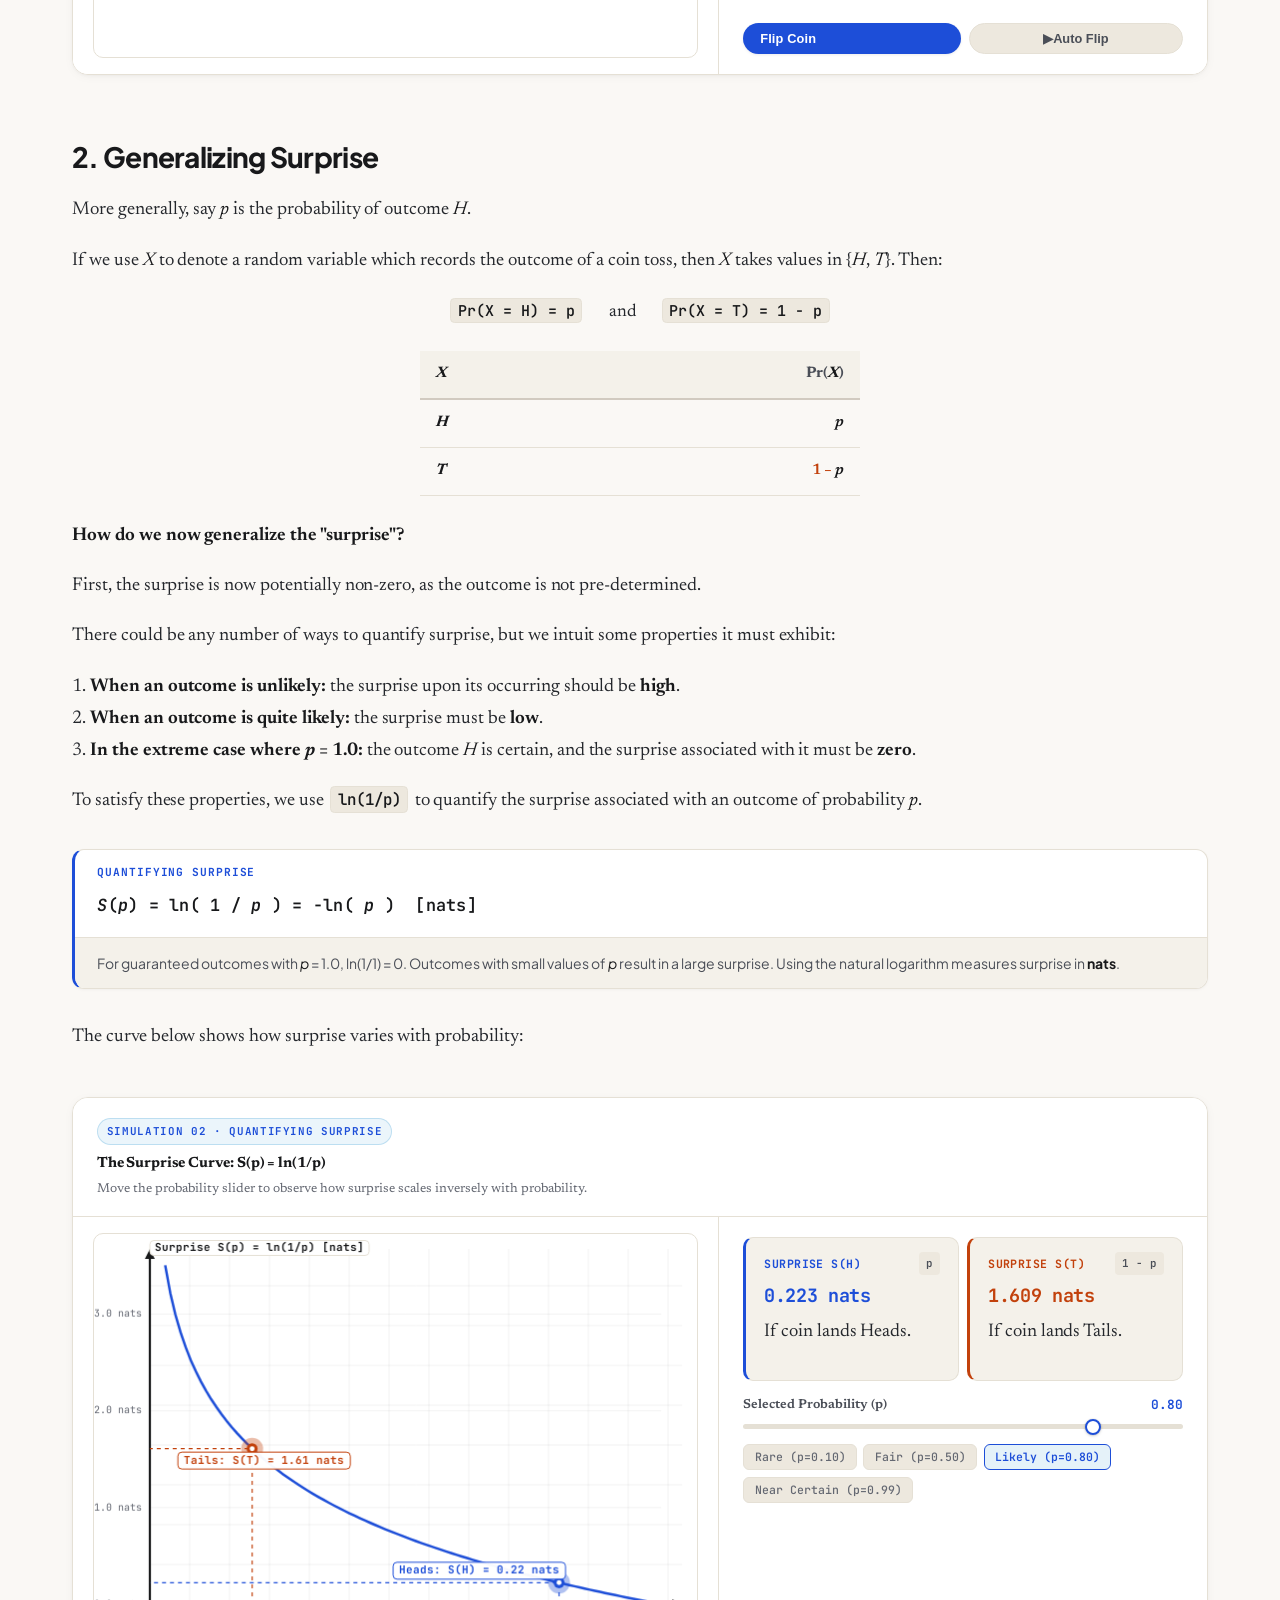
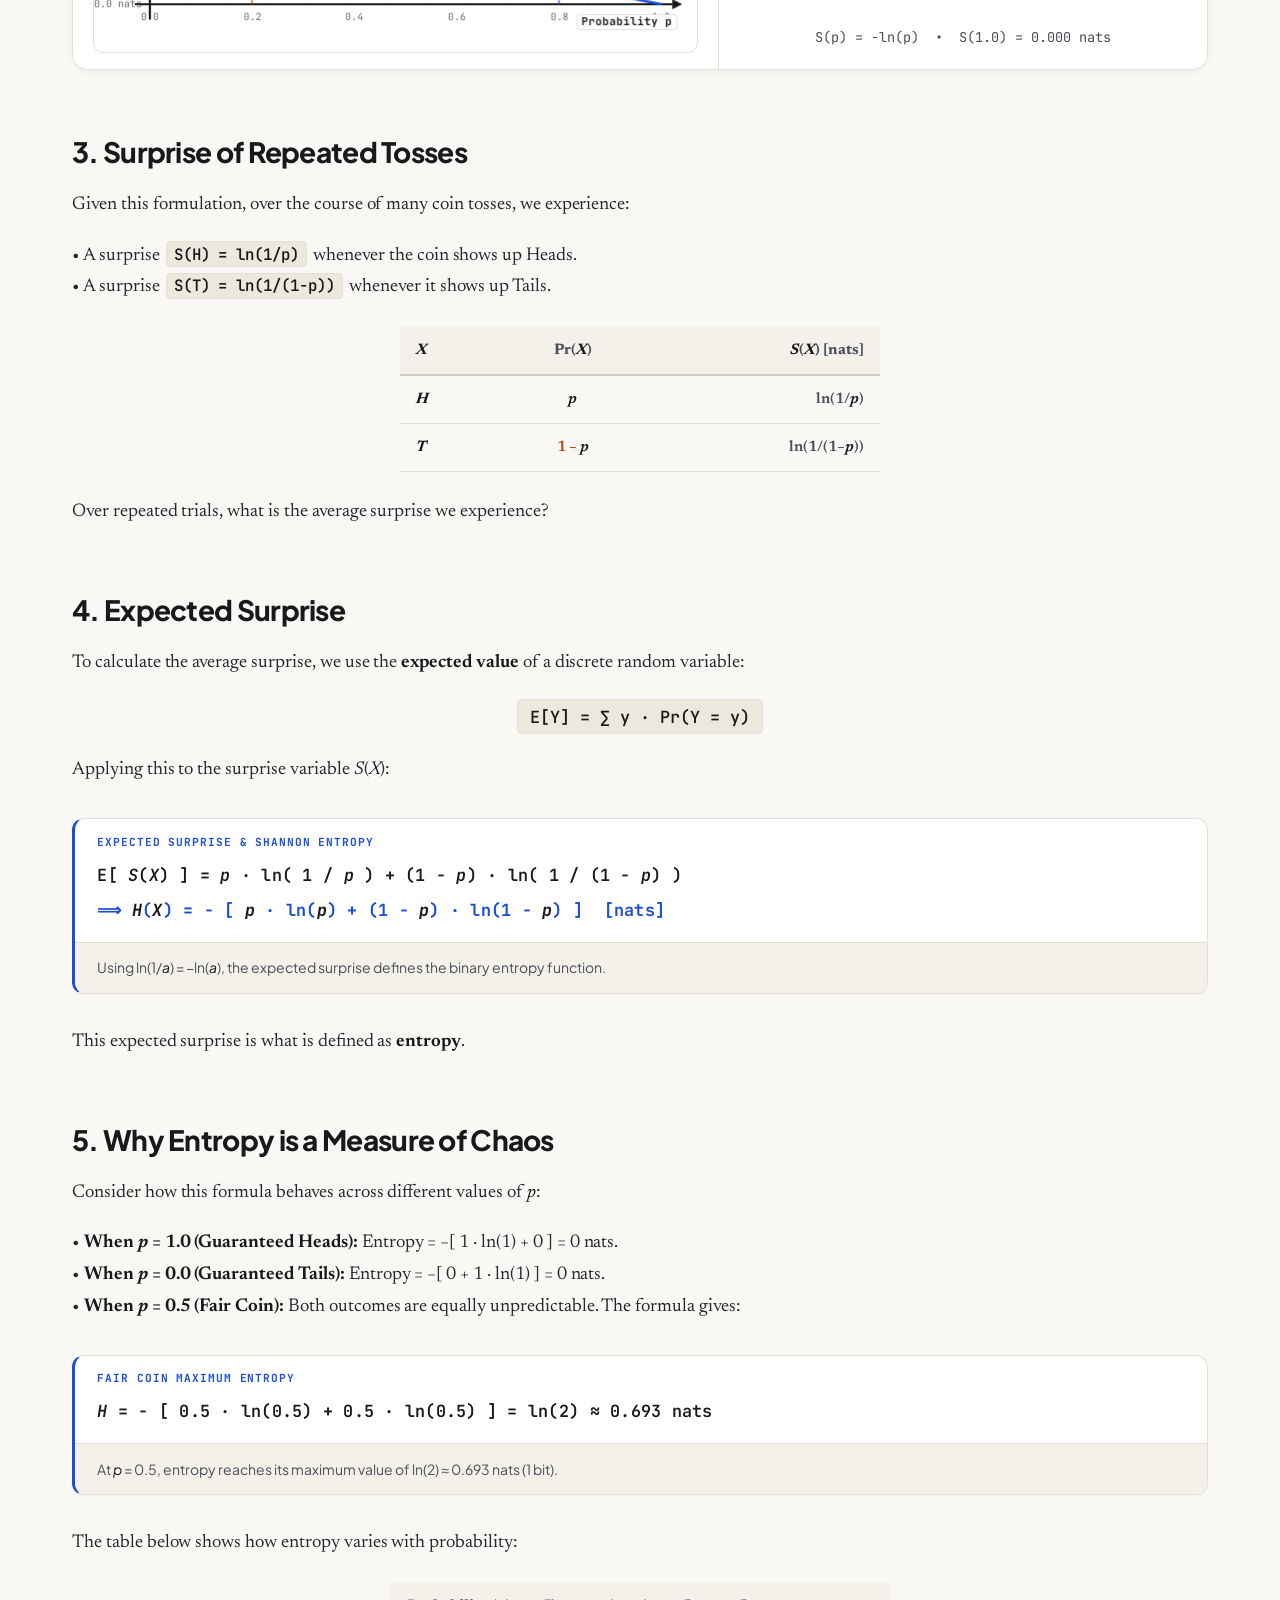
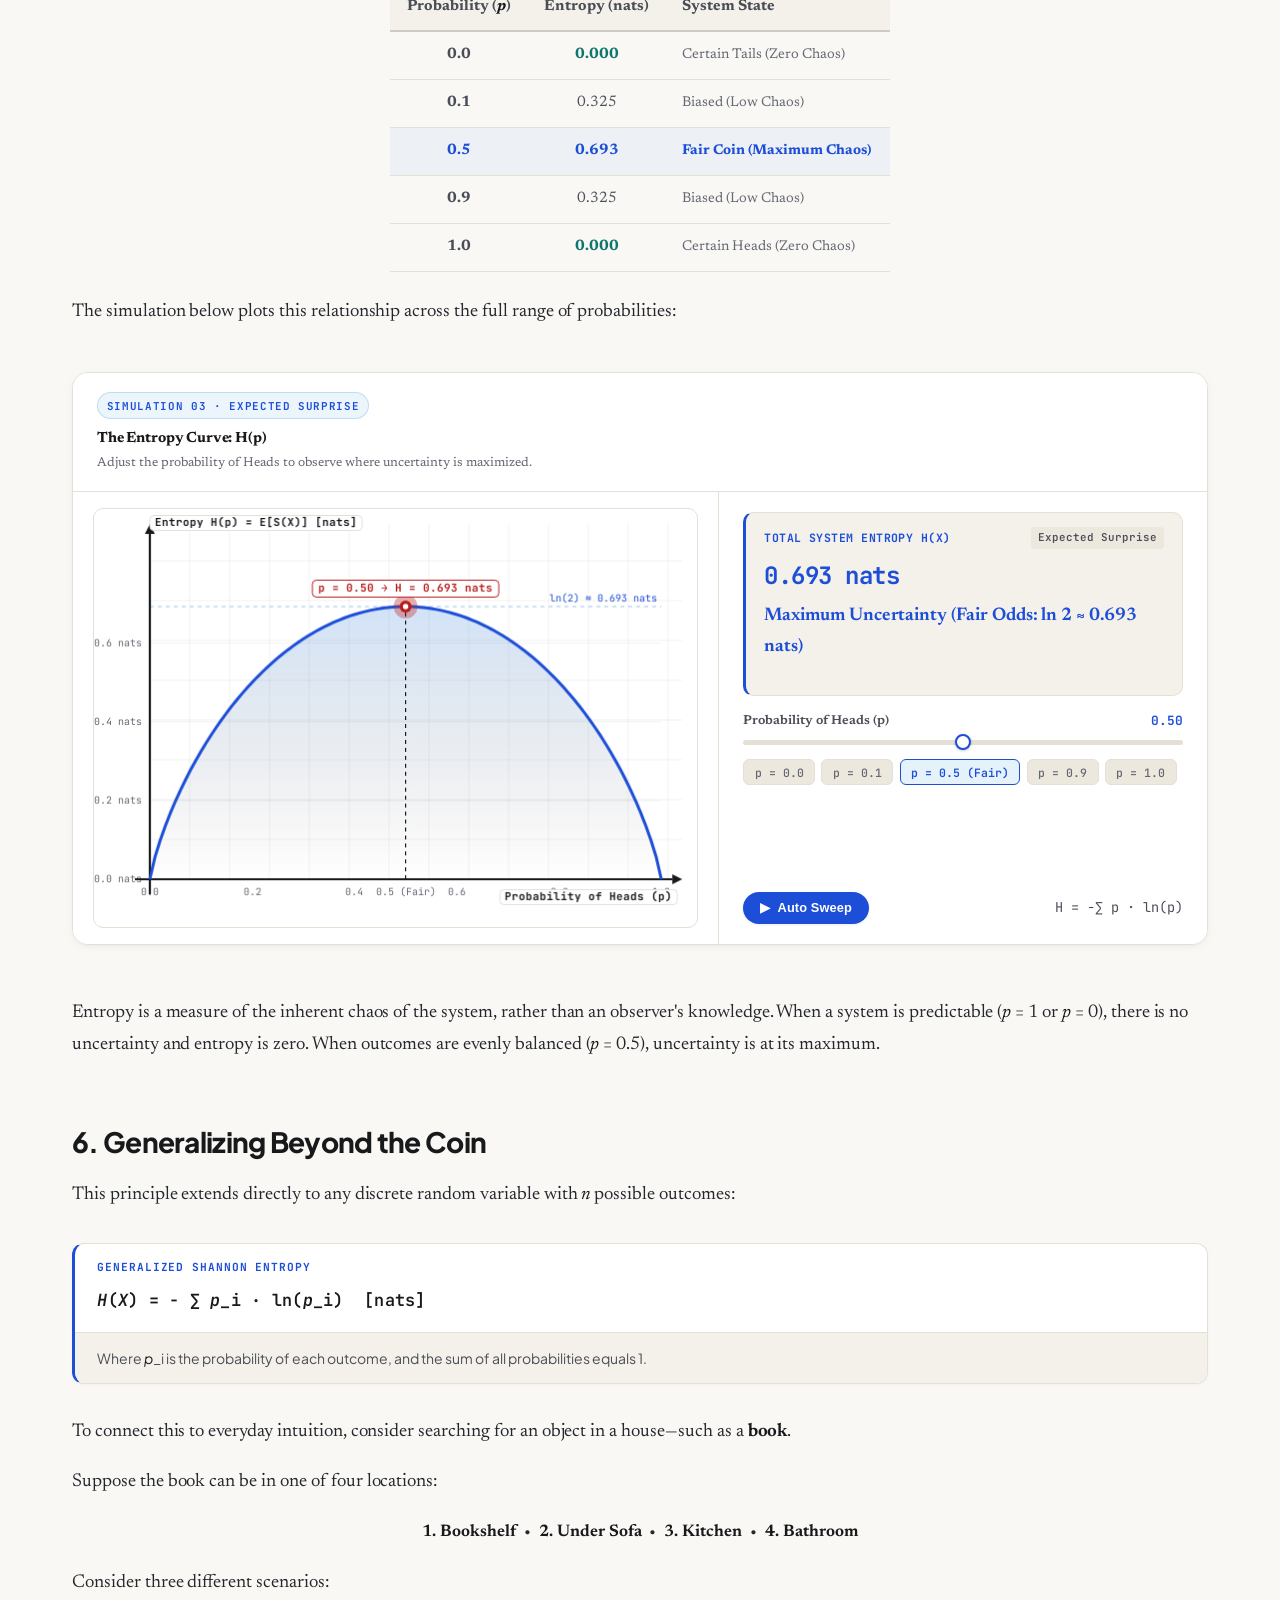
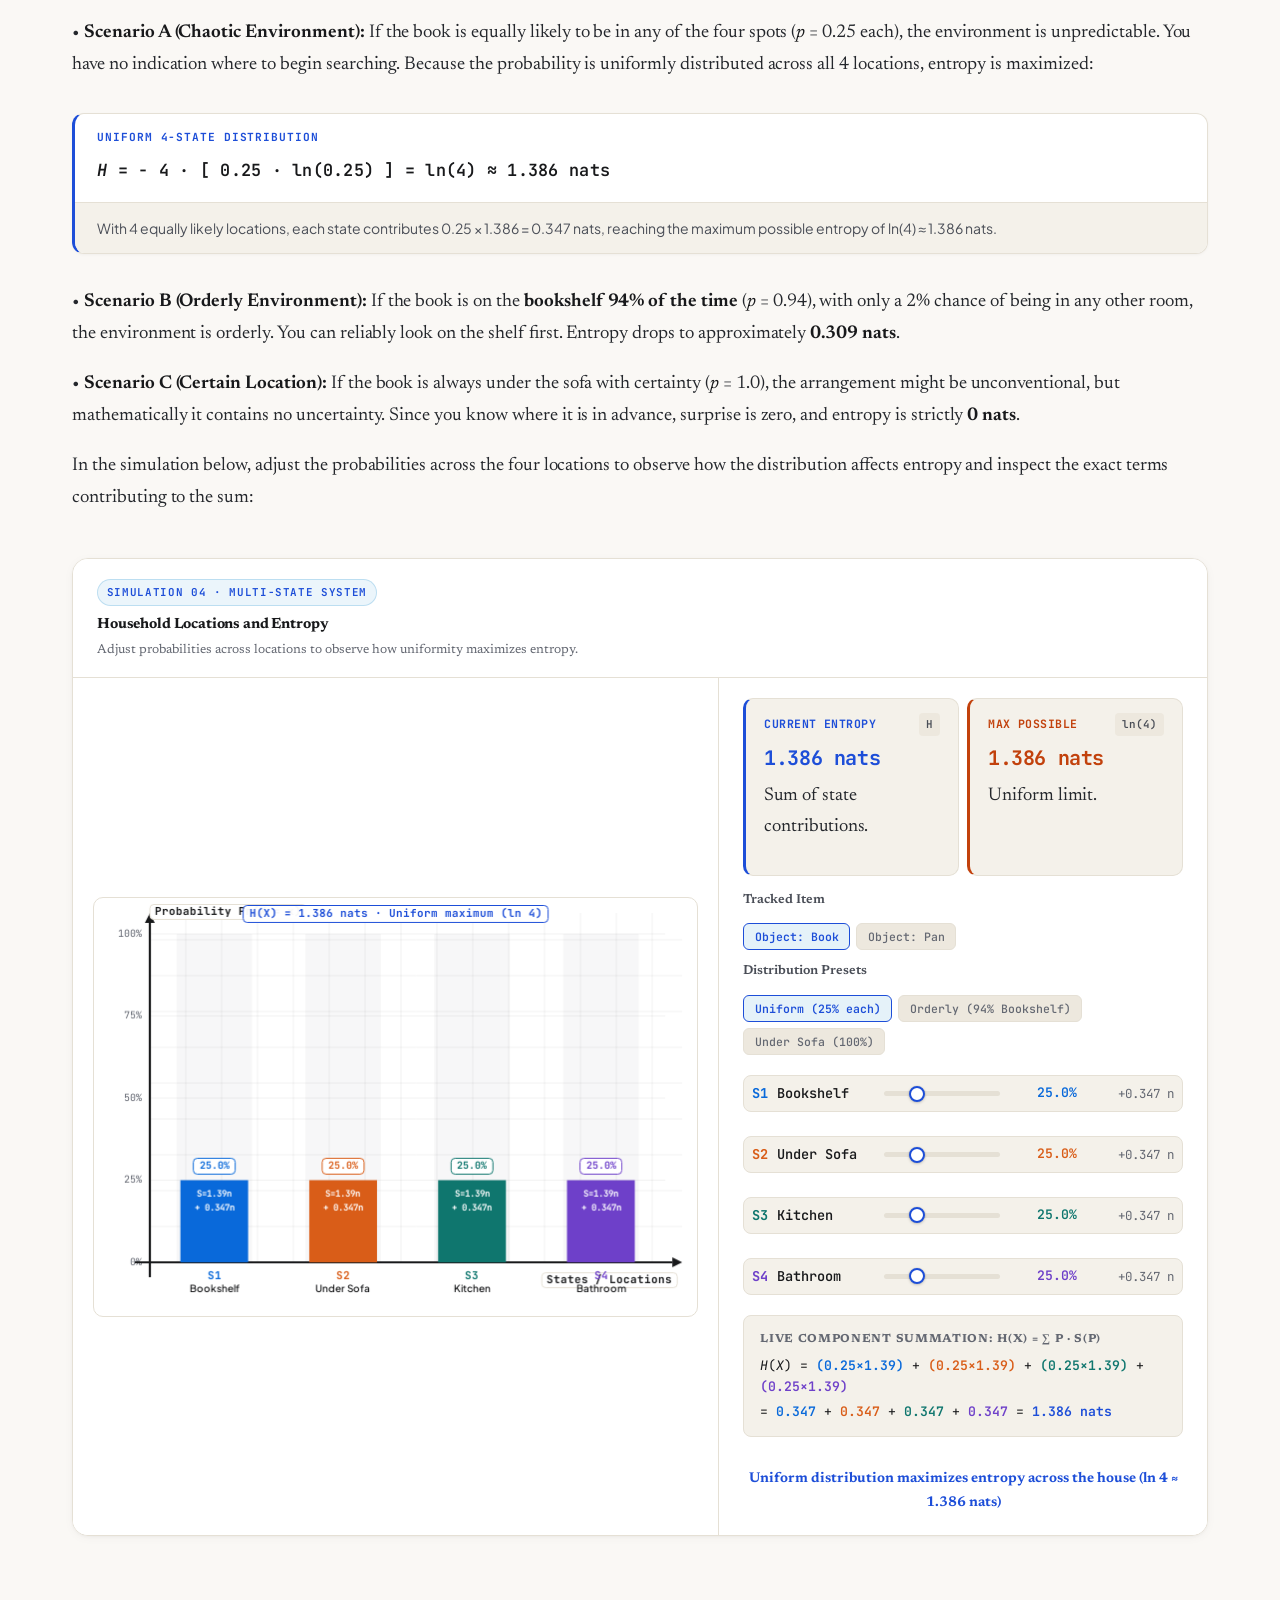
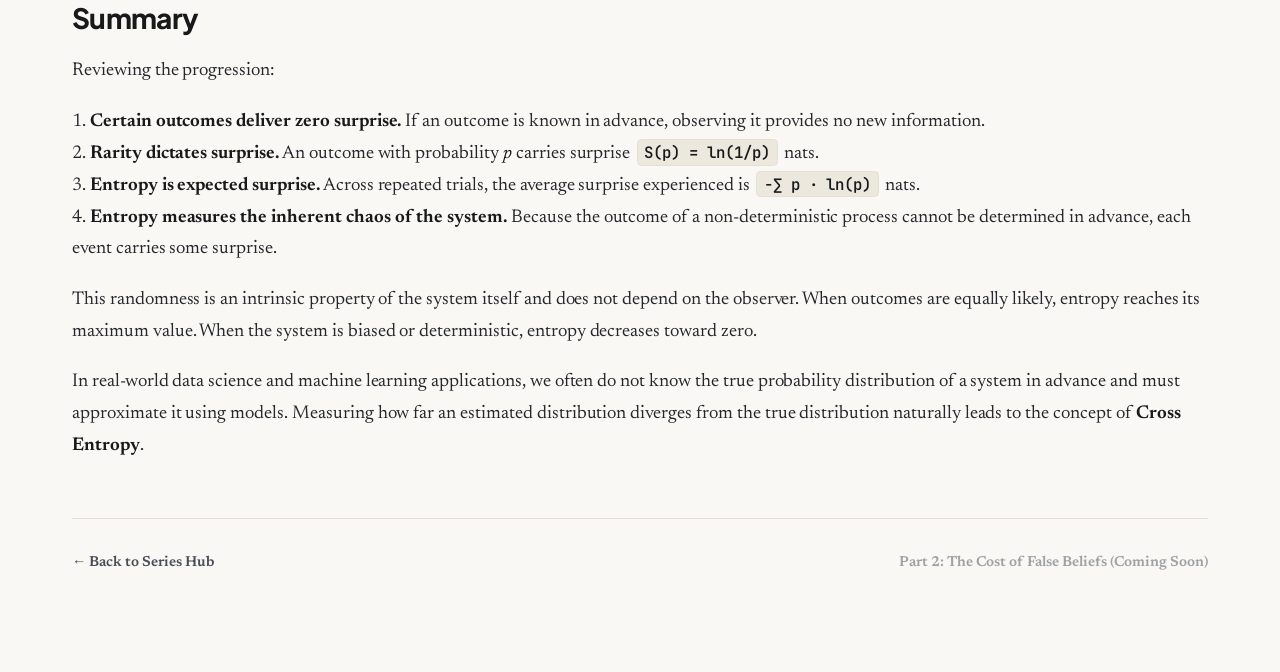
<file: posts/04-understanding-entropy.html>
<!DOCTYPE html>
<html lang="en">

<head>
  <meta charset="UTF-8">
  <meta name="viewport" content="width=device-width, initial-scale=1.0">
  <title>The Architecture of Surprise: What Entropy Really Measures · Intuition First</title>
  <link rel="stylesheet" href="../css/style.css">
  <meta name="description"
    content="From coin tosses to shuffled decks: how turning unexpectedness into mathematical surprise transforms the mystery of entropy into an exact measure of missing information.">
  <script>
    (function () {
      var isDark = window.matchMedia && window.matchMedia('(prefers-color-scheme: dark)').matches;
      document.documentElement.setAttribute('data-theme', isDark ? 'dark' : 'light');
    })();
  </script>
</head>

<body>
  <div class="reading-progress-bar" id="reading-progress"></div>

  <!-- Top Navigation -->
  <nav class="site-nav">
    <div class="site-nav-inner">
      <a href="../index.html" class="brand-link">
        <div class="brand-badge">IF</div>
        <div>
          <span class="brand-title">INTUITION FIRST</span>
          <span class="brand-tag">ESSAYS</span>
        </div>
      </a>
      <div class="nav-links">
        <a href="../index.html">← All Series</a>
      </div>
    </div>
  </nav>

  <!-- Main Article Body -->
  <main class="wide-reading-container">

    <!-- Article Header -->
    <header class="article-header">
      <div class="category-tag">Series 02 · Information &amp; Statistics</div>
      <h1 class="article-title">The Architecture of Surprise: What Entropy Really Measures</h1>
      <p class="article-subtitle">
        From coin tosses to shuffled decks: how turning unexpectedness into mathematical surprise transforms the
        mystery of entropy into an exact measure of missing information.
      </p>
      <div class="article-meta">
        <span>By Aayush Agarwal</span>
        <span>•</span>
        <span>Interactive Explorable</span>
        <span>•</span>
        <span>8 min read</span>
      </div>
    </header>

    <!-- Editorial Prose -->
    <article class="editorial-prose">

      <!-- Prerequisite Callout Card -->
      <div class="insight-callout">
        <h4>Prerequisite</h4>
        <p>
          An understanding of the Expected Value of discrete random variables. If you know that expected value is simply
          a probability-weighted average of all possible outcomes, you are ready to derive entropy from scratch.
        </p>
      </div>

      <!-- SECTION 1 -->
      <h2>1. Certainty and Zero Surprise</h2>
      <p>
        Imagine a coin-tossing scenario with the following outcomes and corresponding probabilities:
      </p>

      <div style="margin: 1.5rem 0; overflow-x: auto;">
        <table style="width: 100%; max-width: 440px; margin: 0 auto; border-collapse: collapse; font-size: 0.95rem;">
          <thead>
            <tr style="border-bottom: 2px solid var(--border-medium); background: var(--bg-card-subtle);">
              <th style="padding: 0.65rem 1rem; text-align: left;">Outcome</th>
              <th style="padding: 0.65rem 1rem; text-align: right;">Probability</th>
            </tr>
          </thead>
          <tbody>
            <tr style="border-bottom: 1px solid var(--border-subtle);">
              <td style="padding: 0.65rem 1rem;">Heads (<em>H</em>)</td>
              <td style="padding: 0.65rem 1rem; text-align: right; font-weight: 700; color: var(--color-time);">1.0</td>
            </tr>
            <tr style="border-bottom: 1px solid var(--border-subtle);">
              <td style="padding: 0.65rem 1rem;">Tails (<em>T</em>)</td>
              <td style="padding: 0.65rem 1rem; text-align: right; color: var(--text-faint);">0.0</td>
            </tr>
          </tbody>
        </table>
      </div>

      <p>
        These values indicate that the coin always shows up Heads (<em>H</em>).
      </p>
      <p>
        If we know in advance that the outcome will always be Heads, we experience <strong>zero surprise</strong> when
        we see the actual outcome. It is always <em>H</em>. There is no uncertainty and no information gained when the
        coin lands.
      </p>
      <p>
        Test this baseline in the simulation below. Notice what happens when you flip a coin with <span
          class="math-badge">p = 1.0</span>:
      </p>

      <!-- INTERACTIVE WIDGET 1: CERTAINTY COIN -->
      <div id="widget-certainty-coin" class="interactive-artifact">
        <div class="artifact-header">
          <div>
            <div class="artifact-badge">SIMULATION 01 · CERTAINTY BASELINE</div>
            <div class="artifact-title">Coin Toss and Surprise</div>
            <div class="artifact-desc">Adjust the probability of Heads from 1.0 to 0.0 to observe how surprise changes
              as certainty varies.</div>
          </div>
        </div>
        <div class="artifact-split">
          <div class="split-canvas-col">
            <canvas></canvas>
          </div>
          <div class="split-controls-col">
            <div>
              <div class="clock-card cyan" style="margin-bottom: 0.85rem;">
                <div class="clock-meta">
                  <span class="clock-label">Last Flip Result</span>
                  <span class="clock-badge readout-toss-count">0 tosses</span>
                </div>
                <div class="clock-time readout-last-outcome" style="font-size: 1.35rem;">Heads (H)</div>
                <p class="clock-subtext">Experienced Surprise: <strong class="readout-last-surprise"
                    style="color:var(--text-primary);">0.000 nats</strong></p>
              </div>

              <div class="control-item" style="margin-bottom: 0.85rem;">
                <div class="control-header">
                  <span>Probability of Heads: Pr(X = H)</span>
                  <span class="control-val cyan val-prob">100% (1.00)</span>
                </div>
                <input type="range" class="range-slider slider-prob" min="0" max="100" value="100">
                <div class="preset-chips" style="margin-top: 0.4rem;">
                  <button class="chip-btn chip-prob active" data-p="1.0">Certain H (p=1)</button>
                  <button class="chip-btn chip-prob" data-p="0.5">Fair Coin (p=0.5)</button>
                  <button class="chip-btn chip-prob" data-p="0.0">Certain T (p=0)</button>
                </div>
              </div>
            </div>

            <div class="toolbar-bottom" style="padding-top: 0.75rem; display: flex; gap: 0.5rem;">
              <button class="btn-primary btn-toss" style="flex: 1;">
                <span>Flip Coin</span>
              </button>
              <button class="btn-secondary btn-auto-toss" style="flex: 1;">
                <span>▶</span><span>Auto Flip</span>
              </button>
            </div>
          </div>
        </div>
      </div>

      <!-- SECTION 2 -->
      <h2>2. Generalizing Surprise</h2>
      <p>
        More generally, say <em>p</em> is the probability of outcome <em>H</em>.
      </p>
      <p>
        If we use <em>X</em> to denote a random variable which records the outcome of a coin toss, then <em>X</em> takes
        values in {<em>H</em>, <em>T</em>}. Then:
      </p>
      <p style="text-align: center; margin: 1.25rem 0; font-size: 1.1rem;">
        <span class="math-badge">Pr(X = H) = p</span> &nbsp;&nbsp;&nbsp;&nbsp; and &nbsp;&nbsp;&nbsp;&nbsp; <span
          class="math-badge">Pr(X = T) = 1 − p</span>
      </p>

      <div style="margin: 1.5rem 0; overflow-x: auto;">
        <table style="width: 100%; max-width: 440px; margin: 0 auto; border-collapse: collapse; font-size: 0.95rem;">
          <thead>
            <tr style="border-bottom: 2px solid var(--border-medium); background: var(--bg-card-subtle);">
              <th style="padding: 0.65rem 1rem; text-align: left;"><em>X</em></th>
              <th style="padding: 0.65rem 1rem; text-align: right;">Pr(<em>X</em>)</th>
            </tr>
          </thead>
          <tbody>
            <tr style="border-bottom: 1px solid var(--border-subtle);">
              <td style="padding: 0.65rem 1rem; font-weight: 700;"><em>H</em></td>
              <td style="padding: 0.65rem 1rem; text-align: right; color: var(--color-time); font-weight: 600;">
                <em>p</em>
              </td>
            </tr>
            <tr style="border-bottom: 1px solid var(--border-subtle);">
              <td style="padding: 0.65rem 1rem; font-weight: 700;"><em>T</em></td>
              <td style="padding: 0.65rem 1rem; text-align: right; color: var(--color-space); font-weight: 600;">1 −
                <em>p</em>
              </td>
            </tr>
          </tbody>
        </table>
      </div>

      <p>
        <strong>How do we now generalize the "surprise"?</strong>
      </p>
      <p>
        First, the surprise is now potentially non-zero, as the outcome is not pre-determined.
      </p>
      <p>
        There could be any number of ways to quantify surprise, but we intuit some properties it must exhibit:
      </p>
      <p>
        1. <strong>When an outcome is unlikely:</strong> the surprise upon its occurring should be
        <strong>high</strong>.<br>
        2. <strong>When an outcome is quite likely:</strong> the surprise must be <strong>low</strong>.<br>
        3. <strong>In the extreme case where <em>p</em> = 1.0:</strong> the outcome <em>H</em> is certain, and the
        surprise associated with it must be <strong>zero</strong>.
      </p>
      <p>
        To satisfy these properties, we use <span class="math-badge">ln(1/p)</span> to quantify the surprise associated
        with an outcome of probability <em>p</em>.
      </p>
      <div class="formula-card">
        <div class="formula-card-header">
          <span class="formula-tag">Quantifying Surprise</span>
        </div>
        <div class="formula-body">
          <em>S</em>(<em>p</em>) = ln( 1 / <em>p</em> ) = −ln( <em>p</em> ) &nbsp;[nats]
        </div>
        <div class="formula-note">For guaranteed outcomes with <em>p</em> = 1.0, ln(1/1) = 0. Outcomes with small values
          of <em>p</em> result in a large surprise. Using the natural logarithm measures surprise in
          <strong>nats</strong>.
        </div>
      </div>

      <p>
        The curve below shows how surprise varies with probability:
      </p>

      <!-- INTERACTIVE WIDGET 2: SURPRISE CURVE -->
      <div id="widget-surprise-curve" class="interactive-artifact">
        <div class="artifact-header">
          <div>
            <div class="artifact-badge">SIMULATION 02 · QUANTIFYING SURPRISE</div>
            <div class="artifact-title">The Surprise Curve: S(p) = ln(1/p)</div>
            <div class="artifact-desc">Move the probability slider to observe how surprise scales inversely with
              probability.</div>
          </div>
        </div>
        <div class="artifact-split">
          <div class="split-canvas-col">
            <canvas></canvas>
          </div>
          <div class="split-controls-col">
            <div>
              <div class="twin-clocks-grid"
                style="display: grid; grid-template-columns: 1fr 1fr; gap: 0.5rem; margin-bottom: 0.85rem;">
                <div class="clock-card cyan">
                  <div class="clock-meta">
                    <span class="clock-label">Surprise S(H)</span>
                    <span class="clock-badge">p</span>
                  </div>
                  <div class="clock-time readout-surprise-heads" style="font-size: 1.15rem; color:var(--color-time);">
                    0.223 nats</div>
                  <p class="clock-subtext">If coin lands Heads.</p>
                </div>
                <div class="clock-card" style="border-left: 3px solid var(--color-space);">
                  <div class="clock-meta">
                    <span class="clock-label" style="color:var(--color-space);">Surprise S(T)</span>
                    <span class="clock-badge">1 − p</span>
                  </div>
                  <div class="clock-time readout-surprise-tails" style="font-size: 1.15rem; color:var(--color-space);">
                    1.609 nats</div>
                  <p class="clock-subtext">If coin lands Tails.</p>
                </div>
              </div>

              <div class="control-item" style="margin-bottom: 0.85rem;">
                <div class="control-header">
                  <span>Selected Probability (p)</span>
                  <span class="control-val cyan val-prob">0.80</span>
                </div>
                <input type="range" class="range-slider slider-prob" min="1" max="99" value="80">
                <div class="preset-chips" style="margin-top: 0.4rem;">
                  <button class="chip-btn chip-prob" data-p="0.10">Rare (p=0.10)</button>
                  <button class="chip-btn chip-prob" data-p="0.50">Fair (p=0.50)</button>
                  <button class="chip-btn chip-prob active" data-p="0.80">Likely (p=0.80)</button>
                  <button class="chip-btn chip-prob" data-p="0.99">Near Certain (p=0.99)</button>
                </div>
              </div>
            </div>
            <div class="toolbar-bottom" style="padding-top: 0.75rem;">
              <div
                style="font-family: var(--font-mono); font-size: 0.85rem; width: 100%; text-align: center; color: var(--text-secondary);">
                S(p) = −ln(p) &nbsp;•&nbsp; S(1.0) = 0.000 nats
              </div>
            </div>
          </div>
        </div>
      </div>

      <!-- SECTION 3 -->
      <h2>3. Surprise of Repeated Tosses</h2>
      <p>
        Given this formulation, over the course of many coin tosses, we experience:
      </p>
      <p>
        • A surprise <span class="math-badge">S(H) = ln(1/p)</span> whenever the coin shows up Heads.<br>
        • A surprise <span class="math-badge">S(T) = ln(1/(1−p))</span> whenever it shows up Tails.
      </p>

      <div style="margin: 1.5rem 0; overflow-x: auto;">
        <table style="width: 100%; max-width: 480px; margin: 0 auto; border-collapse: collapse; font-size: 0.95rem;">
          <thead>
            <tr style="border-bottom: 2px solid var(--border-medium); background: var(--bg-card-subtle);">
              <th style="padding: 0.65rem 1rem; text-align: left;"><em>X</em></th>
              <th style="padding: 0.65rem 1rem; text-align: center;">Pr(<em>X</em>)</th>
              <th style="padding: 0.65rem 1rem; text-align: right;"><em>S</em>(<em>X</em>) [nats]</th>
            </tr>
          </thead>
          <tbody>
            <tr style="border-bottom: 1px solid var(--border-subtle);">
              <td style="padding: 0.65rem 1rem; font-weight: 700;"><em>H</em></td>
              <td style="padding: 0.65rem 1rem; text-align: center; color: var(--color-time); font-weight: 600;">
                <em>p</em>
              </td>
              <td style="padding: 0.65rem 1rem; text-align: right; font-weight: 600;">ln(1/<em>p</em>)</td>
            </tr>
            <tr style="border-bottom: 1px solid var(--border-subtle);">
              <td style="padding: 0.65rem 1rem; font-weight: 700;"><em>T</em></td>
              <td style="padding: 0.65rem 1rem; text-align: center; color: var(--color-space); font-weight: 600;">1 −
                <em>p</em>
              </td>
              <td style="padding: 0.65rem 1rem; text-align: right; font-weight: 600;">ln(1/(1−<em>p</em>))</td>
            </tr>
          </tbody>
        </table>
      </div>

      <p>
        Over repeated trials, what is the average surprise we experience?
      </p>

      <!-- SECTION 4 -->
      <h2>4. Expected Surprise</h2>
      <p>
        To calculate the average surprise, we use the <strong>expected value</strong> of a discrete random variable:
      </p>
      <p style="text-align: center; margin: 1.25rem 0; font-size: 1.15rem; font-weight: 600;">
        <span class="math-badge" style="font-size: 1.05rem; padding: 0.35rem 0.8rem;">E[Y] = ∑ y · Pr(Y = y)</span>
      </p>
      <p>
        Applying this to the surprise variable <em>S</em>(<em>X</em>):
      </p>
      <div class="formula-card">
        <div class="formula-card-header">
          <span class="formula-tag">Expected Surprise &amp; Shannon Entropy</span>
        </div>
        <div class="formula-body">
          E[ <em>S</em>(<em>X</em>) ] = <em>p</em> · ln( 1 / <em>p</em> ) + (1 − <em>p</em>) · ln( 1 / (1 − <em>p</em>)
          )
          <div style="margin-top: 0.5rem; color: var(--color-time); font-weight: 700;">
            ⟹ <em>H</em>(<em>X</em>) = − [ <em>p</em> · ln(<em>p</em>) + (1 − <em>p</em>) · ln(1 − <em>p</em>) ]
            &nbsp;[nats]
          </div>
        </div>
        <div class="formula-note">Using ln(1/<em>a</em>) = −ln(<em>a</em>), the expected surprise defines the binary
          entropy function.</div>
      </div>
      <p>
        This expected surprise is what is defined as <strong>entropy</strong>.
      </p>

      <!-- SECTION 5 -->
      <h2>5. Why Entropy is a Measure of Chaos</h2>
      <p>
        Consider how this formula behaves across different values of <em>p</em>:
      </p>
      <p>
        • <strong>When <em>p</em> = 1.0 (Guaranteed Heads):</strong> Entropy = −[ 1 · ln(1) + 0 ] = 0 nats.<br>
        • <strong>When <em>p</em> = 0.0 (Guaranteed Tails):</strong> Entropy = −[ 0 + 1 · ln(1) ] = 0 nats.<br>
        • <strong>When <em>p</em> = 0.5 (Fair Coin):</strong> Both outcomes are equally unpredictable. The formula
        gives:
      </p>
      <div class="formula-card">
        <div class="formula-card-header">
          <span class="formula-tag">Fair Coin Maximum Entropy</span>
        </div>
        <div class="formula-body">
          <em>H</em> = − [ 0.5 · ln(0.5) + 0.5 · ln(0.5) ] = ln(2) ≈ 0.693 nats
        </div>
        <div class="formula-note">At <em>p</em> = 0.5, entropy reaches its maximum value of ln(2) ≈ 0.693 nats (1 bit).
        </div>
      </div>

      <p>
        The table below shows how entropy varies with probability:
      </p>

      <div style="margin: 1.5rem 0; overflow-x: auto;">
        <table style="width: 100%; max-width: 500px; margin: 0 auto; border-collapse: collapse; font-size: 0.95rem;">
          <thead>
            <tr style="border-bottom: 2px solid var(--border-medium); background: var(--bg-card-subtle);">
              <th style="padding: 0.65rem 1rem; text-align: center;">Probability (<em>p</em>)</th>
              <th style="padding: 0.65rem 1rem; text-align: center;">Entropy (nats)</th>
              <th style="padding: 0.65rem 1rem; text-align: left;">System State</th>
            </tr>
          </thead>
          <tbody>
            <tr style="border-bottom: 1px solid var(--border-subtle);">
              <td style="padding: 0.65rem 1rem; text-align: center; font-weight: 700;">0.0</td>
              <td style="padding: 0.65rem 1rem; text-align: center; color: var(--color-emerald); font-weight: 700;">
                0.000</td>
              <td style="padding: 0.65rem 1rem; font-size: 0.88rem; color: var(--text-muted);">Certain Tails (Zero
                Chaos)</td>
            </tr>
            <tr style="border-bottom: 1px solid var(--border-subtle);">
              <td style="padding: 0.65rem 1rem; text-align: center; font-weight: 700;">0.1</td>
              <td style="padding: 0.65rem 1rem; text-align: center;">0.325</td>
              <td style="padding: 0.65rem 1rem; font-size: 0.88rem; color: var(--text-muted);">Biased (Low Chaos)</td>
            </tr>
            <tr style="border-bottom: 1px solid var(--border-subtle); background: rgba(9, 105, 218, 0.05);">
              <td style="padding: 0.65rem 1rem; text-align: center; font-weight: 700; color: var(--color-time);">0.5
              </td>
              <td style="padding: 0.65rem 1rem; text-align: center; font-weight: 700; color: var(--color-time);">0.693
              </td>
              <td style="padding: 0.65rem 1rem; font-size: 0.88rem; font-weight: 700; color: var(--color-time);">Fair
                Coin (Maximum Chaos)</td>
            </tr>
            <tr style="border-bottom: 1px solid var(--border-subtle);">
              <td style="padding: 0.65rem 1rem; text-align: center; font-weight: 700;">0.9</td>
              <td style="padding: 0.65rem 1rem; text-align: center;">0.325</td>
              <td style="padding: 0.65rem 1rem; font-size: 0.88rem; color: var(--text-muted);">Biased (Low Chaos)</td>
            </tr>
            <tr style="border-bottom: 1px solid var(--border-subtle);">
              <td style="padding: 0.65rem 1rem; text-align: center; font-weight: 700;">1.0</td>
              <td style="padding: 0.65rem 1rem; text-align: center; color: var(--color-emerald); font-weight: 700;">
                0.000</td>
              <td style="padding: 0.65rem 1rem; font-size: 0.88rem; color: var(--text-muted);">Certain Heads (Zero
                Chaos)</td>
            </tr>
          </tbody>
        </table>
      </div>

      <p>
        The simulation below plots this relationship across the full range of probabilities:
      </p>

      <!-- INTERACTIVE WIDGET 3: EXPECTED ENTROPY -->
      <div id="widget-expected-entropy" class="interactive-artifact">
        <div class="artifact-header">
          <div>
            <div class="artifact-badge">SIMULATION 03 · EXPECTED SURPRISE</div>
            <div class="artifact-title">The Entropy Curve: H(p)</div>
            <div class="artifact-desc">Adjust the probability of Heads to observe where uncertainty is maximized.</div>
          </div>
        </div>
        <div class="artifact-split">
          <div class="split-canvas-col">
            <canvas></canvas>
          </div>
          <div class="split-controls-col">
            <div>
              <div class="clock-card cyan" style="margin-bottom: 0.85rem;">
                <div class="clock-meta">
                  <span class="clock-label">Total System Entropy H(X)</span>
                  <span class="clock-badge">Expected Surprise</span>
                </div>
                <div class="clock-time readout-entropy" style="font-size: 1.5rem; color:var(--color-time);">0.693 nats
                </div>
                <p class="clock-subtext readout-status">Maximum Chaos (Peak Uncertainty)</p>
              </div>

              <div class="control-item" style="margin-bottom: 0.85rem;">
                <div class="control-header">
                  <span>Probability of Heads (p)</span>
                  <span class="control-val cyan val-prob">0.50</span>
                </div>
                <input type="range" class="range-slider slider-prob" min="0" max="100" value="50">
                <div class="preset-chips" style="margin-top: 0.4rem;">
                  <button class="chip-btn chip-prob" data-p="0.0">p = 0.0</button>
                  <button class="chip-btn chip-prob" data-p="0.1">p = 0.1</button>
                  <button class="chip-btn chip-prob active" data-p="0.5">p = 0.5 (Fair)</button>
                  <button class="chip-btn chip-prob" data-p="0.9">p = 0.9</button>
                  <button class="chip-btn chip-prob" data-p="1.0">p = 1.0</button>
                </div>
              </div>
            </div>
            <div class="toolbar-bottom"
              style="padding-top: 0.75rem; display: flex; align-items: center; justify-content: space-between;">
              <button class="btn-primary btn-play">
                <span>▶</span><span>Auto Sweep</span>
              </button>
              <div style="font-family: var(--font-mono); font-size: 0.85rem; color: var(--text-secondary);">
                H = −∑ p · ln(p)
              </div>
            </div>
          </div>
        </div>
      </div>

      <p>
        Entropy is a measure of the inherent chaos of the system, rather than an observer's knowledge. When a system is
        predictable (<em>p</em> = 1 or <em>p</em> = 0), there is no uncertainty and entropy is zero. When outcomes are
        evenly balanced (<em>p</em> = 0.5), uncertainty is at its maximum.
      </p>

      <!-- SECTION 6 -->
      <h2>6. Generalizing Beyond the Coin</h2>
      <p>
        This principle extends directly to any discrete random variable with <em>n</em> possible outcomes:
      </p>
      <div class="formula-card">
        <div class="formula-card-header">
          <span class="formula-tag">Generalized Shannon Entropy</span>
        </div>
        <div class="formula-body">
          <em>H</em>(<em>X</em>) = − ∑ <em>p</em>_i · ln(<em>p</em>_i) &nbsp;[nats]
        </div>
        <div class="formula-note">Where <em>p</em>_i is the probability of each outcome, and the sum of all
          probabilities
          equals 1.</div>
      </div>
      <p>
        To connect this to everyday intuition, consider searching for an object in a house—such as a
        <strong>book</strong>.
      </p>
      <p>
        Suppose the book can be in one of four locations:
      </p>
      <p style="text-align: center; margin: 1.25rem 0; font-size: 1.05rem;">
        <strong>1. Bookshelf</strong> &nbsp;•&nbsp;
        <strong>2. Under Sofa</strong> &nbsp;•&nbsp;
        <strong>3. Kitchen</strong> &nbsp;•&nbsp;
        <strong>4. Bathroom</strong>
      </p>
      <p>
        Consider three different scenarios:
      </p>
      <p>
        • <strong>Scenario A (Chaotic Environment):</strong> If the book is equally likely to be in any of the four
        spots (<em>p</em> = 0.25 each), the environment is unpredictable. You have no indication where to begin
        searching. Because the probability is uniformly distributed across all 4 locations, entropy is maximized:
      </p>
      <div class="formula-card">
        <div class="formula-card-header">
          <span class="formula-tag">Uniform 4-State Distribution</span>
        </div>
        <div class="formula-body">
          <em>H</em> = − 4 · [ 0.25 · ln(0.25) ] = ln(4) ≈ 1.386 nats
        </div>
        <div class="formula-note">With 4 equally likely locations, each state contributes 0.25 × 1.386 = 0.347 nats,
          reaching the maximum possible entropy of ln(4) ≈ 1.386 nats.</div>
      </div>
      <p>
        • <strong>Scenario B (Orderly Environment):</strong> If the book is on the <strong>bookshelf 94% of the
          time</strong> (<em>p</em> = 0.94), with only a 2% chance of being in any other room, the environment is
        orderly. You can reliably look on the shelf first. Entropy drops to approximately <strong>0.309 nats</strong>.
      </p>
      <p>
        • <strong>Scenario C (Certain Location):</strong> If the book is always under the sofa with certainty
        (<em>p</em> = 1.0), the arrangement might be unconventional, but mathematically it contains no uncertainty.
        Since you know where it is in advance, surprise is zero, and entropy is strictly <strong>0 nats</strong>.
      </p>
      <p>
        In the simulation below, adjust the probabilities across the four locations to observe how the distribution
        affects entropy and inspect the exact terms contributing to the sum:
      </p>

      <!-- INTERACTIVE WIDGET 4: HOUSEHOLD ENTROPY -->
      <div id="widget-household-chaos" class="interactive-artifact">
        <div class="artifact-header">
          <div>
            <div class="artifact-badge">SIMULATION 04 · MULTI-STATE SYSTEM</div>
            <div class="artifact-title">Household Locations and Entropy</div>
            <div class="artifact-desc">Adjust probabilities across locations to observe how uniformity maximizes
              entropy.</div>
          </div>
        </div>
        <div class="artifact-split">
          <div class="split-canvas-col">
            <canvas></canvas>
          </div>
          <div class="split-controls-col">
            <div>
              <div class="twin-clocks-grid"
                style="display: grid; grid-template-columns: 1fr 1fr; gap: 0.5rem; margin-bottom: 0.85rem;">
                <div class="clock-card cyan">
                  <div class="clock-meta">
                    <span class="clock-label">Current Entropy</span>
                    <span class="clock-badge">H</span>
                  </div>
                  <div class="clock-time readout-household-entropy"
                    style="font-size: 1.25rem; color:var(--color-time);">1.386 nats</div>
                  <p class="clock-subtext">Sum of state contributions.</p>
                </div>
                <div class="clock-card" style="border-left: 3px solid var(--color-space);">
                  <div class="clock-meta">
                    <span class="clock-label" style="color:var(--color-space);">Max Possible</span>
                    <span class="clock-badge">ln(4)</span>
                  </div>
                  <div class="clock-time readout-max-household-entropy"
                    style="font-size: 1.25rem; color:var(--color-space);">1.386 nats</div>
                  <p class="clock-subtext">Uniform limit.</p>
                </div>
              </div>

              <div class="control-item" style="margin-bottom: 0.65rem;">
                <div class="control-header">
                  <span>Tracked Item</span>
                </div>
                <div class="preset-chips" style="margin-top: 0.25rem;">
                  <button class="chip-btn btn-item-toggle active" data-item="book">Object: Book</button>
                  <button class="chip-btn btn-item-toggle" data-item="pan">Object: Pan</button>
                </div>
              </div>

              <div class="control-item" style="margin-bottom: 0.85rem;">
                <div class="control-header">
                  <span>Distribution Presets</span>
                </div>
                <div class="preset-chips" style="margin-top: 0.3rem;">
                  <button class="chip-btn btn-room-preset active" data-preset="chaotic">Uniform (25% each)</button>
                  <button class="chip-btn btn-room-preset" data-preset="orderly">Orderly (94% Bookshelf)</button>
                  <button class="chip-btn btn-room-preset" data-preset="sofa">Under Sofa (100%)</button>
                </div>
              </div>

              <div class="sliders-outcome-list household-sliders-list"></div>

              <!-- Live Component Decomposition Display -->
              <div class="entropy-decomposition-card"
                style="margin-top: 0.85rem; padding: 0.85rem 1rem; background: var(--bg-card-subtle); border: 1px solid var(--border-subtle); border-radius: 8px;">
                <div
                  style="font-size: 0.72rem; font-weight: 700; text-transform: uppercase; letter-spacing: 0.06em; color: var(--text-muted); margin-bottom: 0.35rem;">
                  Live Component Summation: H(X) = ∑ p · S(p)
                </div>
                <div class="readout-decomposition-formula"
                  style="font-family: var(--font-mono); font-size: 0.82rem; line-height: 1.6; color: var(--text-primary); word-break: break-word;">
                  <!-- Populated dynamically by post-04.js -->
                </div>
              </div>
            </div>
            <div class="toolbar-bottom" style="padding-top: 0.75rem;">
              <div class="readout-household-status" style="width: 100%; text-align: center; font-size: 0.88rem;">
                Uniform distribution maximizes entropy across the house (ln 4 ≈ 1.386 nats)
              </div>
            </div>
          </div>
        </div>
      </div>

      <!-- SUMMARY & CONCLUSION -->
      <h2>Summary</h2>
      <p>
        Reviewing the progression:
      </p>
      <p>
        1. <strong>Certain outcomes deliver zero surprise.</strong> If an outcome is known in advance, observing it
        provides no new information.<br>
        2. <strong>Rarity dictates surprise.</strong> An outcome with probability <em>p</em> carries surprise <span
          class="math-badge">S(p) = ln(1/p)</span> nats.<br>
        3. <strong>Entropy is expected surprise.</strong> Across repeated trials, the average surprise experienced is
        <span class="math-badge">−∑ p · ln(p)</span> nats.<br>
        4. <strong>Entropy measures the inherent chaos of the system.</strong> Because the outcome of a
        non-deterministic process cannot be determined in advance, each event carries some surprise.
      </p>
      <p>
        This randomness is an intrinsic property of the system itself and does not depend on the observer. When outcomes
        are equally likely, entropy reaches its maximum value. When the system is biased or deterministic, entropy
        decreases toward zero.
      </p>
      <p>
        In real-world data science and machine learning applications, we often do not know the true probability
        distribution of a system in advance and must approximate it using models. Measuring how far an estimated
        distribution diverges from the true distribution naturally leads to the concept of <strong>Cross
          Entropy</strong>.
      </p>

    </article>

    <!-- Post Article Footer Navigation -->
    <footer class="article-footer-nav"
      style="margin-top: 3.5rem; padding-top: 2rem; border-top: 1px solid var(--border-subtle); display: flex; justify-content: space-between; align-items: center; flex-wrap: wrap; gap: 1rem;">
      <a href="../index.html" class="footer-nav-btn"
        style="text-decoration: none; color: var(--text-secondary); font-weight: 600; font-size: 0.9rem;">
        ← Back to Series Hub
      </a>
      <span class="footer-nav-btn"
        style="opacity: 0.6; cursor: default; pointer-events: none; color: var(--text-muted); font-weight: 600; font-size: 0.9rem;">
        Part 2: The Cost of False Beliefs (Coming Soon)
      </span>
    </footer>

  </main>

  <!-- Core and Simulation Scripts -->
  <script src="../js/core.js"></script>
  <script src="../js/post-04.js"></script>
</body>

</html>
</file>
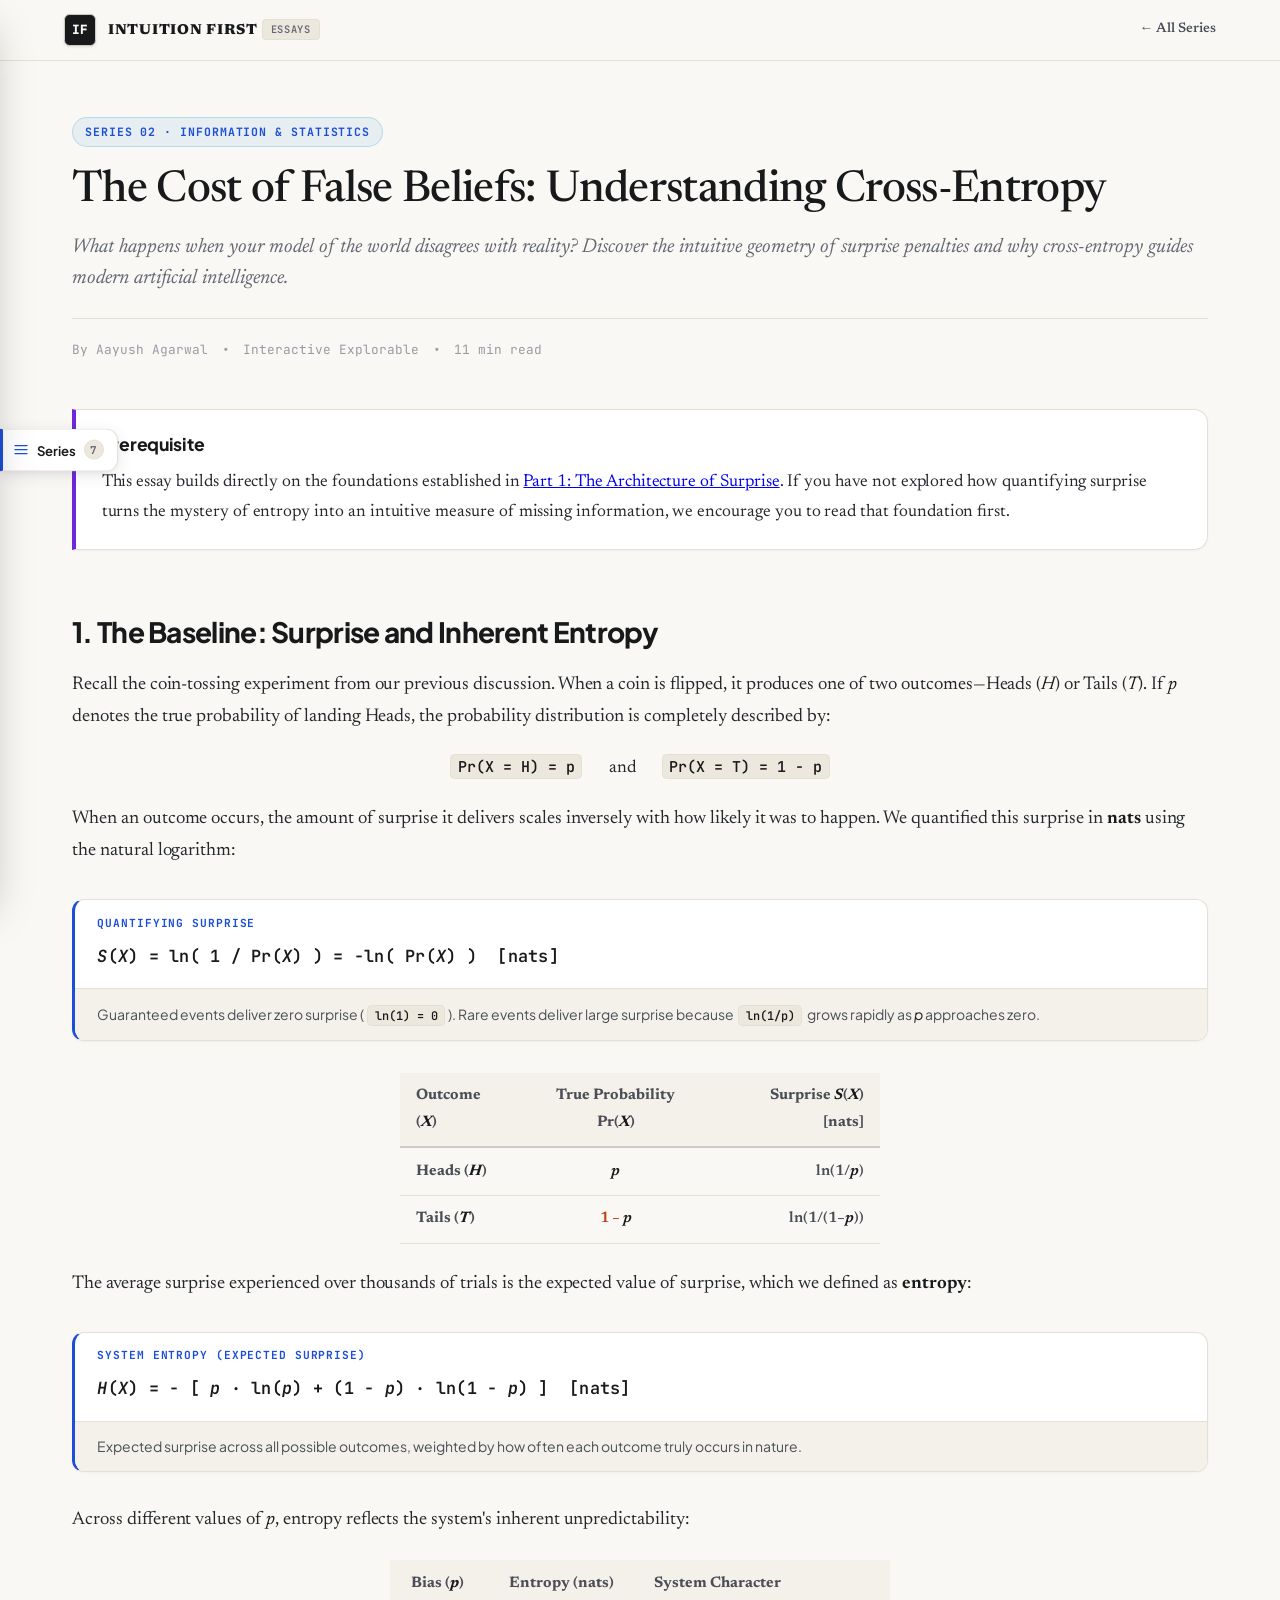
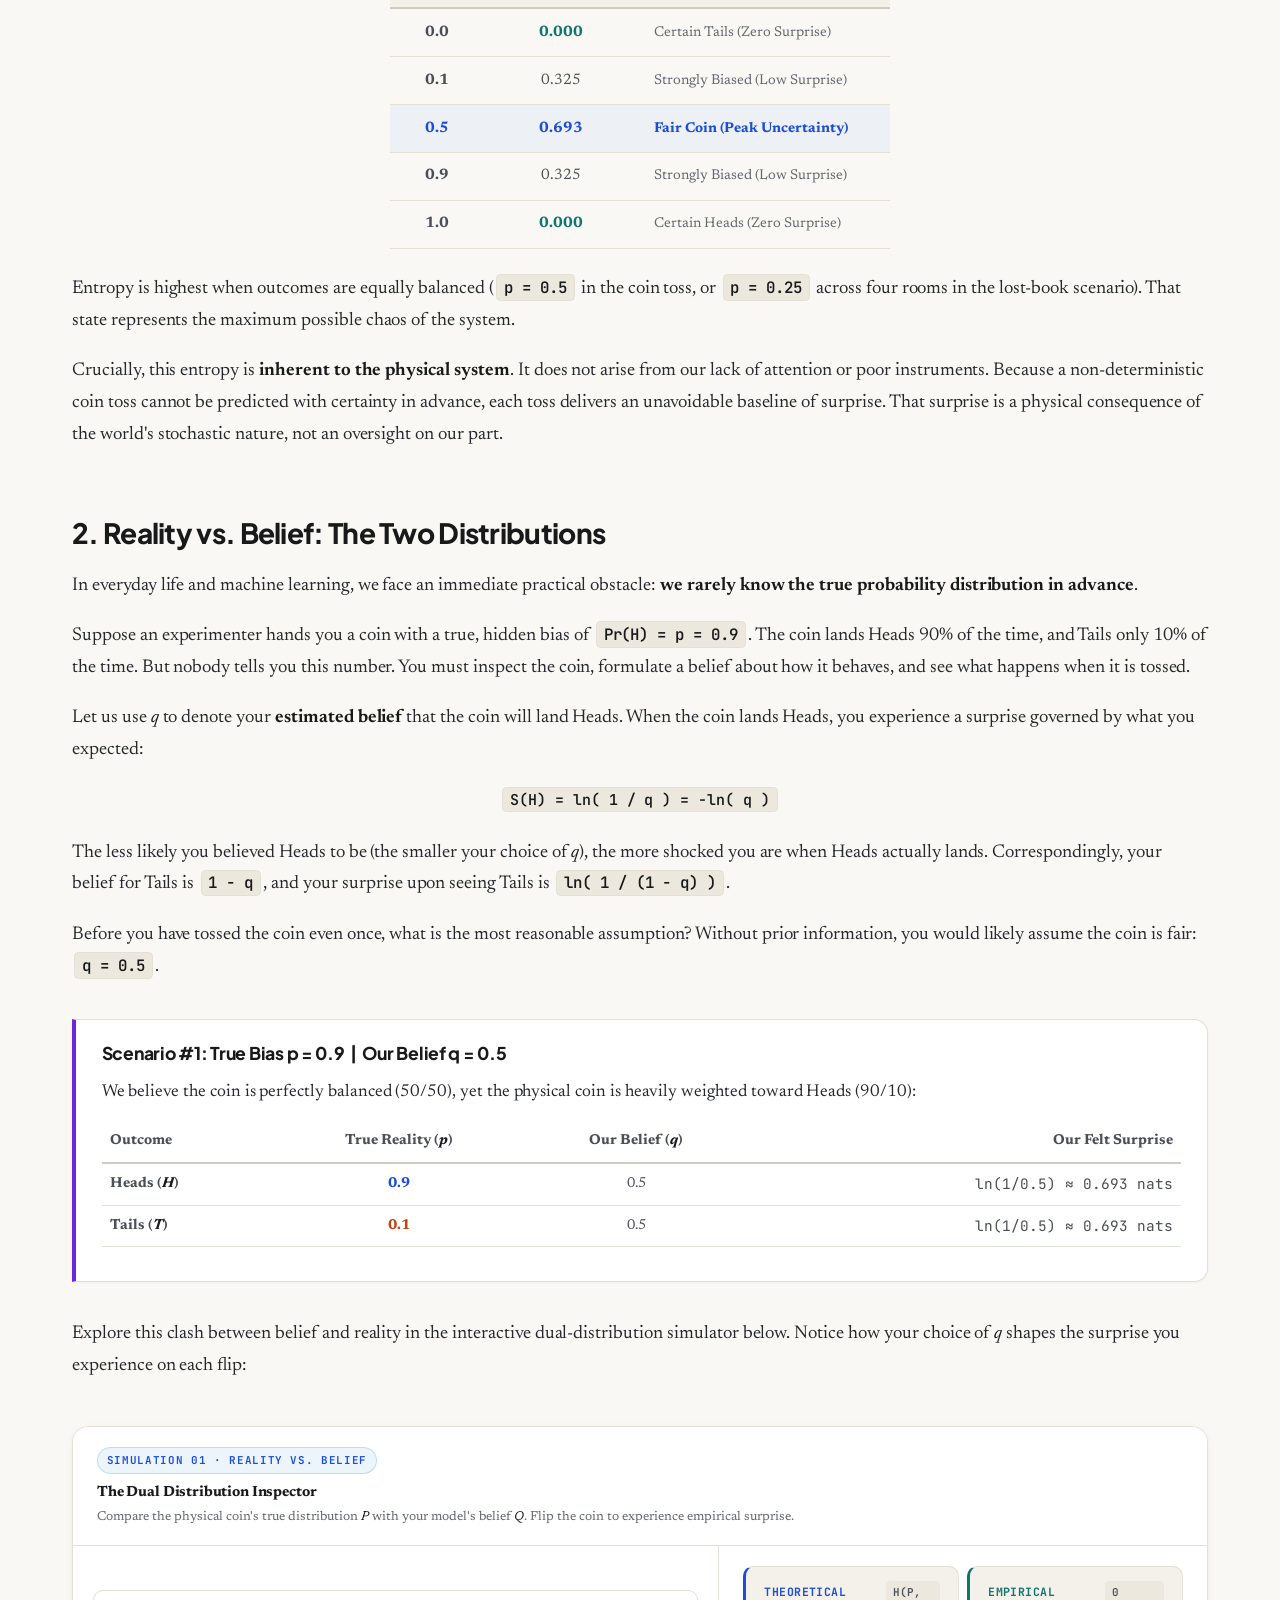
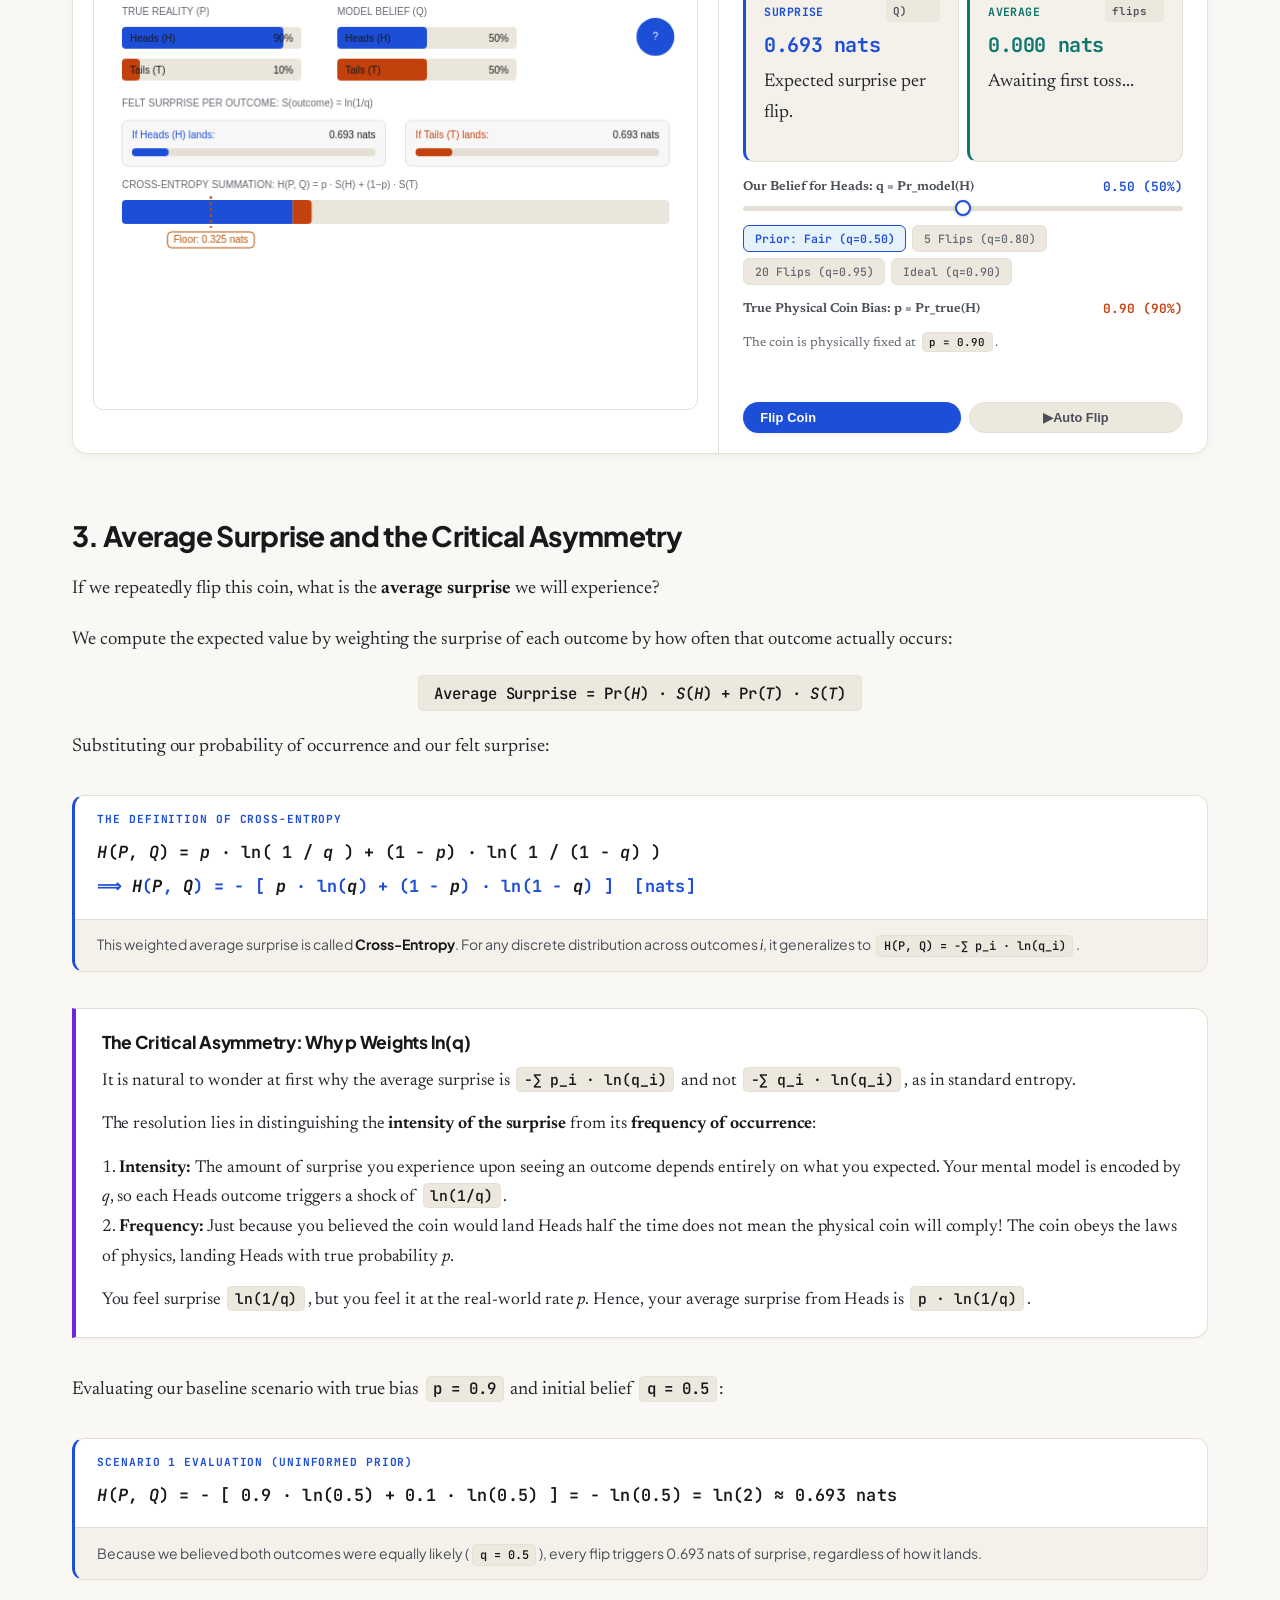
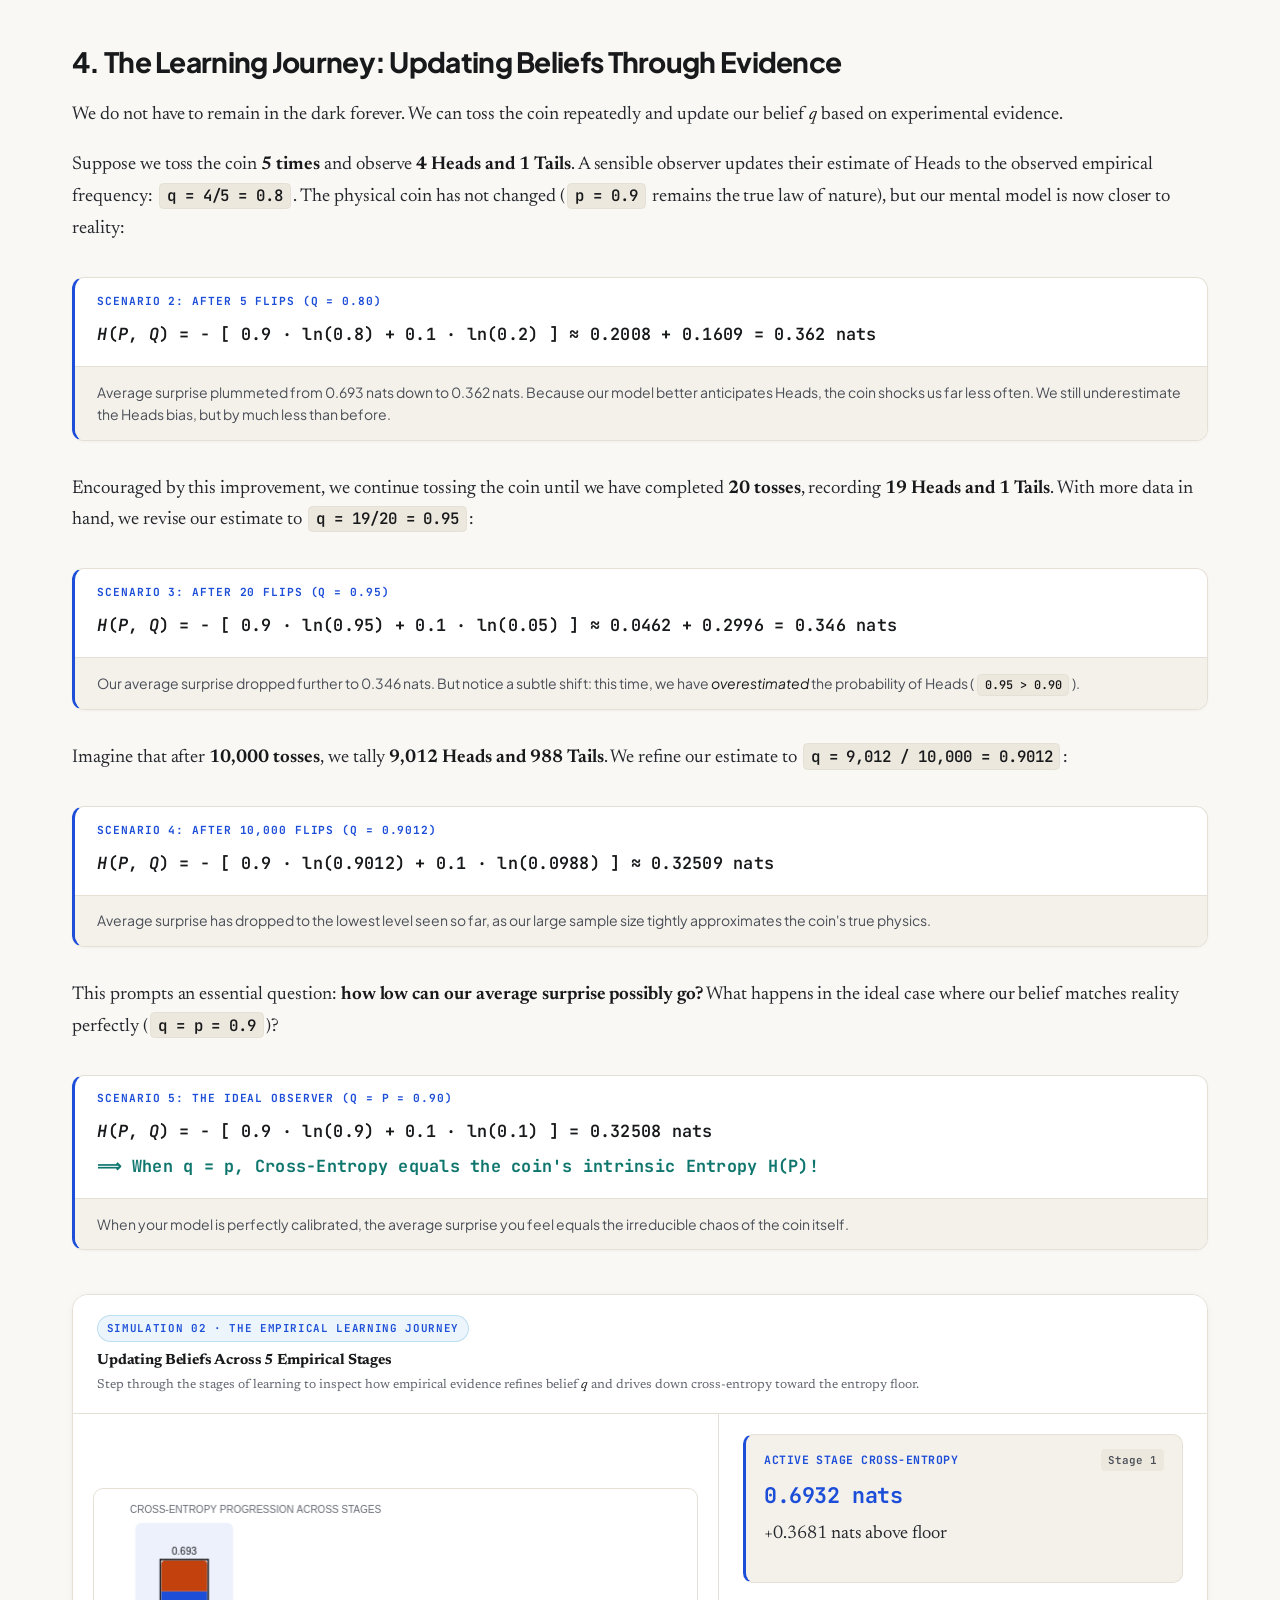
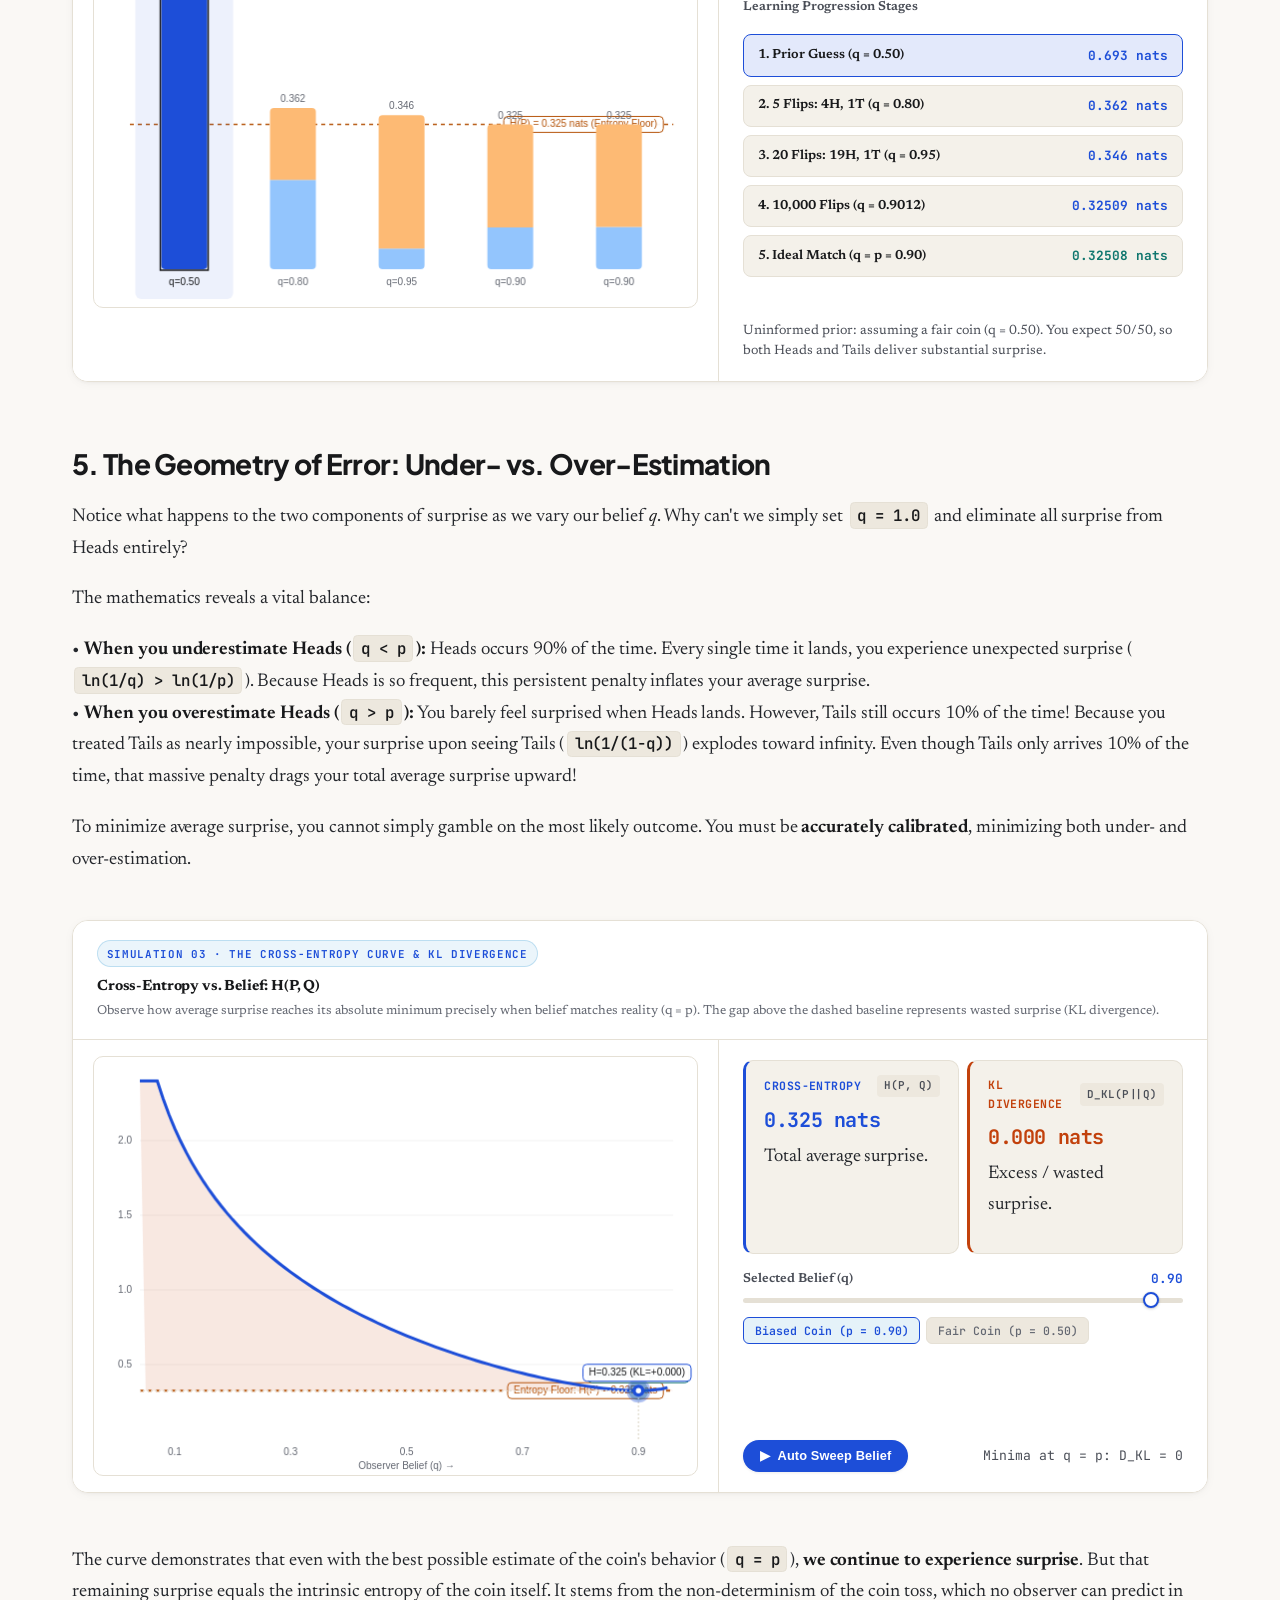
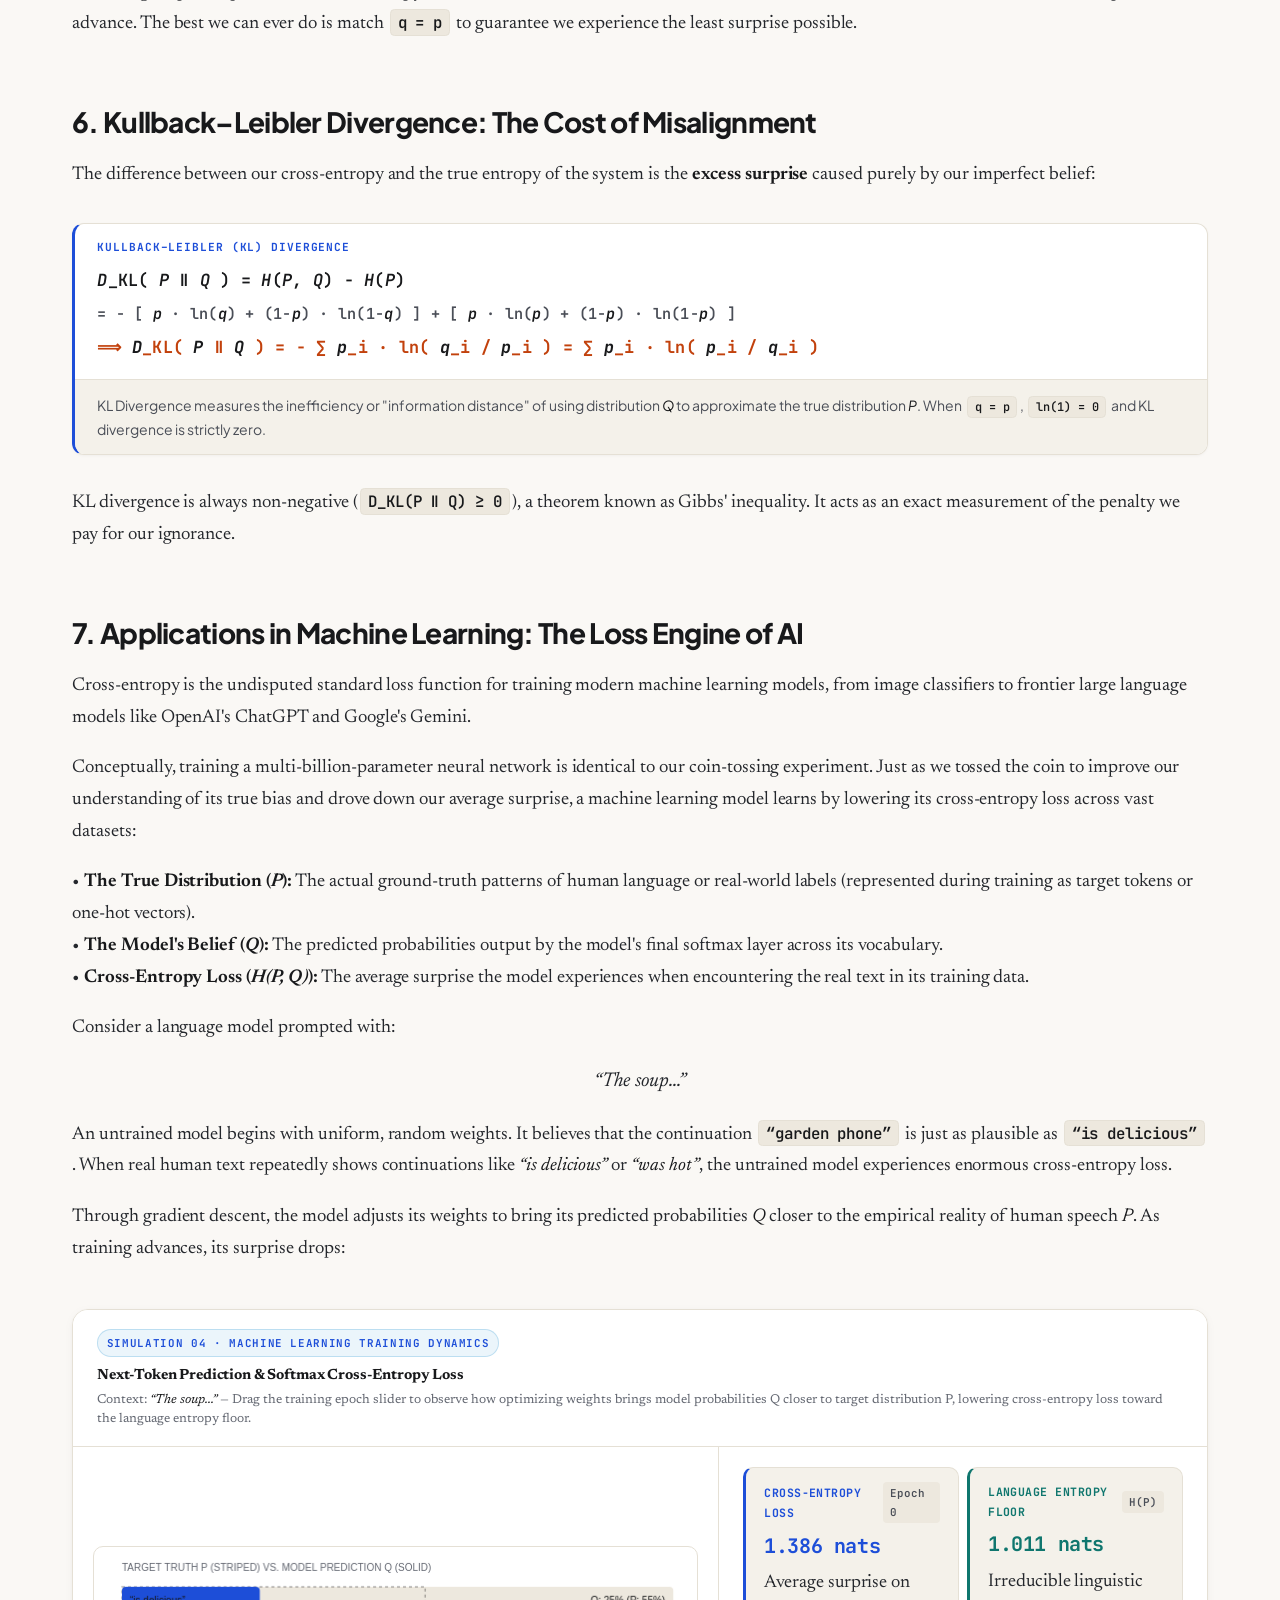
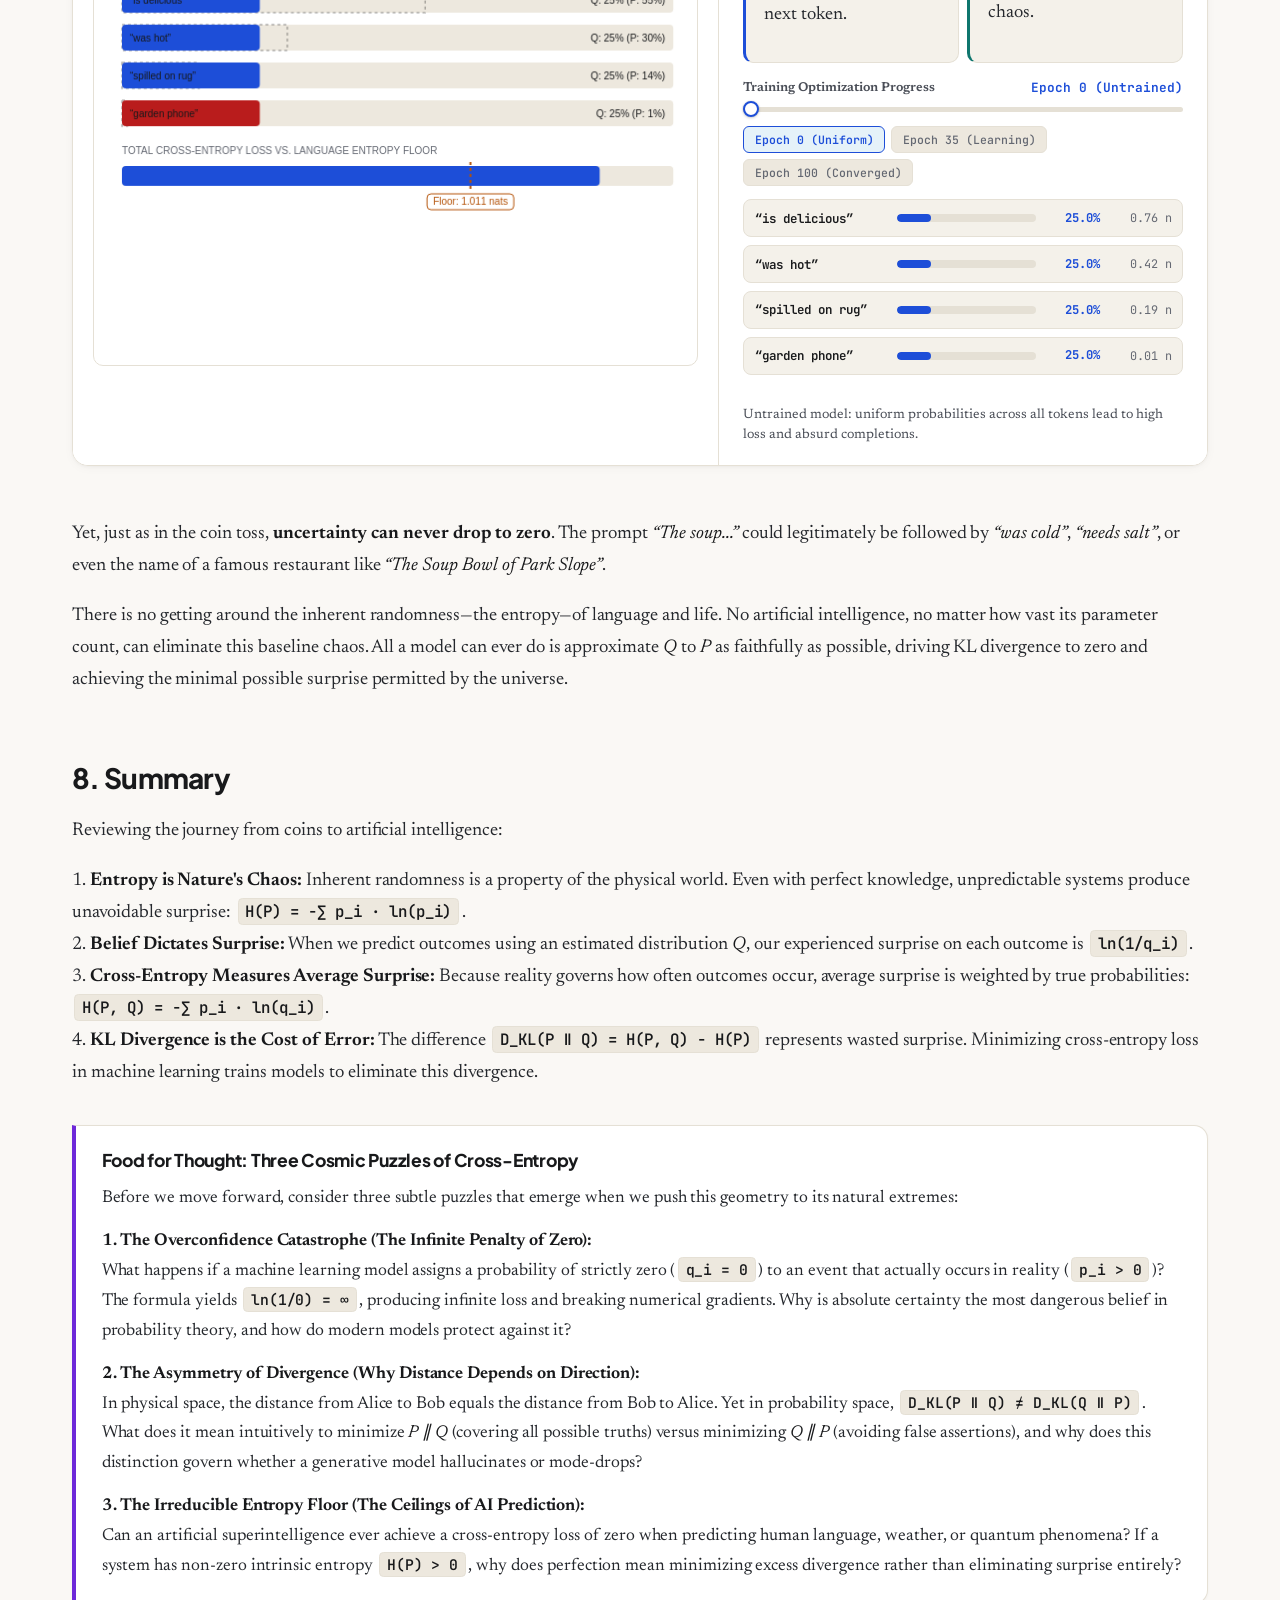
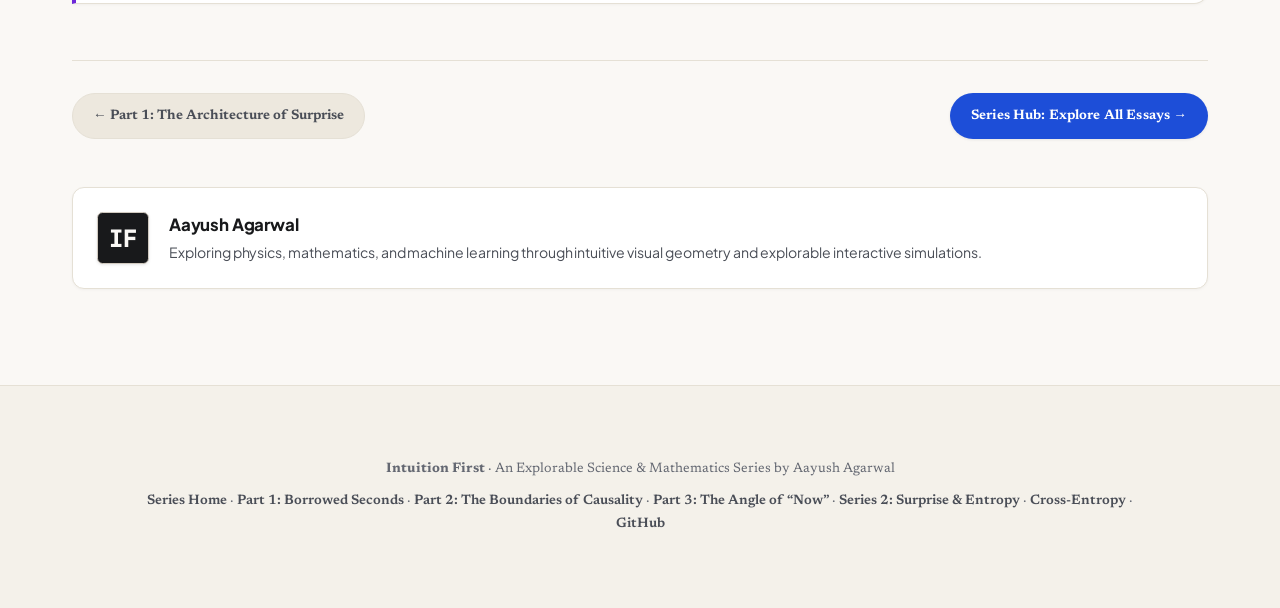
<file: posts/05-cross-entropy.html>
<!DOCTYPE html>
<html lang="en">

<head>
  <meta charset="UTF-8">
  <meta name="viewport" content="width=device-width, initial-scale=1.0">
  <title>The Cost of False Beliefs: Understanding Cross-Entropy · Intuition First</title>
  <link rel="stylesheet" href="../css/style.css">
  <meta name="description"
    content="What happens when your model of the world disagrees with reality? Discover the intuitive geometry of surprise penalties and why cross-entropy guides modern artificial intelligence.">
  <script>
    (function () {
      var isDark = window.matchMedia && window.matchMedia('(prefers-color-scheme: dark)').matches;
      document.documentElement.setAttribute('data-theme', isDark ? 'dark' : 'light');
    })();
  </script>
</head>

<body>
  <div class="reading-progress-bar" id="reading-progress"></div>

  <!-- Top Navigation -->
  <nav class="site-nav">
    <div class="site-nav-inner">
      <a href="../index.html" class="brand-link">
        <div class="brand-badge">IF</div>
        <div>
          <span class="brand-title">INTUITION FIRST</span>
          <span class="brand-tag">ESSAYS</span>
        </div>
      </a>
      <div class="nav-links">
        <a href="../index.html">← All Series</a>
      </div>
    </div>
  </nav>

  <!-- Main Article Body -->
  <main class="wide-reading-container">

    <!-- Article Header -->
    <header class="article-header">
      <div class="category-tag">Series 02 · Information &amp; Statistics</div>
      <h1 class="article-title">The Cost of False Beliefs: Understanding Cross-Entropy</h1>
      <p class="article-subtitle">
        What happens when your model of the world disagrees with reality? Discover the intuitive geometry of surprise
        penalties and why cross-entropy guides modern artificial intelligence.
      </p>
      <div class="article-meta">
        <span>By Aayush Agarwal</span>
        <span>•</span>
        <span>Interactive Explorable</span>
        <span>•</span>
        <span>11 min read</span>
      </div>
    </header>

    <!-- Editorial Prose -->
    <article class="editorial-prose">

      <!-- Prerequisite Callout Card -->
      <div class="insight-callout">
        <h4>Prerequisite</h4>
        <p>
          This essay builds directly on the foundations established in <a href="04-understanding-entropy.html">Part 1: The
            Architecture of Surprise</a>. If you have not explored how quantifying surprise turns the mystery of
          entropy into an intuitive measure of missing information, we encourage you to read that foundation first.
        </p>
      </div>

      <!-- SECTION 1 -->
      <h2>1. The Baseline: Surprise and Inherent Entropy</h2>
      <p>
        Recall the coin-tossing experiment from our previous discussion. When a coin is flipped, it produces one of two
        outcomes—Heads (<em>H</em>) or Tails (<em>T</em>). If <em>p</em> denotes the true probability of landing Heads,
        the probability distribution is completely described by:
      </p>
      <p style="text-align: center; margin: 1.25rem 0; font-size: 1.1rem;">
        <span class="math-badge">Pr(X = H) = p</span> &nbsp;&nbsp;&nbsp;&nbsp; and &nbsp;&nbsp;&nbsp;&nbsp; <span
          class="math-badge">Pr(X = T) = 1 − p</span>
      </p>
      <p>
        When an outcome occurs, the amount of surprise it delivers scales inversely with how likely it was to happen. We
        quantified this surprise in <strong>nats</strong> using the natural logarithm:
      </p>

      <div class="formula-card">
        <div class="formula-card-header">
          <span class="formula-tag">Quantifying Surprise</span>
        </div>
        <div class="formula-body">
          <em>S</em>(<em>X</em>) = ln( 1 / Pr(<em>X</em>) ) = −ln( Pr(<em>X</em>) ) &nbsp;[nats]
        </div>
        <div class="formula-note">
          Guaranteed events deliver zero surprise (<span class="math-badge">ln(1) = 0</span>). Rare events deliver large
          surprise because <span class="math-badge">ln(1/p)</span> grows rapidly as <em>p</em> approaches zero.
        </div>
      </div>

      <div style="margin: 1.5rem 0; overflow-x: auto;">
        <table style="width: 100%; max-width: 480px; margin: 0 auto; border-collapse: collapse; font-size: 0.95rem;">
          <thead>
            <tr style="border-bottom: 2px solid var(--border-medium); background: var(--bg-card-subtle);">
              <th style="padding: 0.65rem 1rem; text-align: left;">Outcome (<em>X</em>)</th>
              <th style="padding: 0.65rem 1rem; text-align: center;">True Probability Pr(<em>X</em>)</th>
              <th style="padding: 0.65rem 1rem; text-align: right;">Surprise <em>S</em>(<em>X</em>) [nats]</th>
            </tr>
          </thead>
          <tbody>
            <tr style="border-bottom: 1px solid var(--border-subtle);">
              <td style="padding: 0.65rem 1rem; font-weight: 700;">Heads (<em>H</em>)</td>
              <td style="padding: 0.65rem 1rem; text-align: center; color: var(--color-time); font-weight: 600;"><em>p</em></td>
              <td style="padding: 0.65rem 1rem; text-align: right; font-weight: 600;">ln(1/<em>p</em>)</td>
            </tr>
            <tr style="border-bottom: 1px solid var(--border-subtle);">
              <td style="padding: 0.65rem 1rem; font-weight: 700;">Tails (<em>T</em>)</td>
              <td style="padding: 0.65rem 1rem; text-align: center; color: var(--color-space); font-weight: 600;">1 − <em>p</em></td>
              <td style="padding: 0.65rem 1rem; text-align: right; font-weight: 600;">ln(1/(1−<em>p</em>))</td>
            </tr>
          </tbody>
        </table>
      </div>

      <p>
        The average surprise experienced over thousands of trials is the expected value of surprise, which we defined as
        <strong>entropy</strong>:
      </p>

      <div class="formula-card">
        <div class="formula-card-header">
          <span class="formula-tag">System Entropy (Expected Surprise)</span>
        </div>
        <div class="formula-body">
          <em>H</em>(<em>X</em>) = − [ <em>p</em> · ln(<em>p</em>) + (1 − <em>p</em>) · ln(1 − <em>p</em>) ] &nbsp;[nats]
        </div>
        <div class="formula-note">
          Expected surprise across all possible outcomes, weighted by how often each outcome truly occurs in nature.
        </div>
      </div>

      <p>
        Across different values of <em>p</em>, entropy reflects the system's inherent unpredictability:
      </p>

      <div style="margin: 1.5rem 0; overflow-x: auto;">
        <table style="width: 100%; max-width: 500px; margin: 0 auto; border-collapse: collapse; font-size: 0.95rem;">
          <thead>
            <tr style="border-bottom: 2px solid var(--border-medium); background: var(--bg-card-subtle);">
              <th style="padding: 0.65rem 1rem; text-align: center;">Bias (<em>p</em>)</th>
              <th style="padding: 0.65rem 1rem; text-align: center;">Entropy (nats)</th>
              <th style="padding: 0.65rem 1rem; text-align: left;">System Character</th>
            </tr>
          </thead>
          <tbody>
            <tr style="border-bottom: 1px solid var(--border-subtle);">
              <td style="padding: 0.65rem 1rem; text-align: center; font-weight: 700;">0.0</td>
              <td style="padding: 0.65rem 1rem; text-align: center; color: var(--color-emerald); font-weight: 700;">0.000</td>
              <td style="padding: 0.65rem 1rem; font-size: 0.88rem; color: var(--text-muted);">Certain Tails (Zero Surprise)</td>
            </tr>
            <tr style="border-bottom: 1px solid var(--border-subtle);">
              <td style="padding: 0.65rem 1rem; text-align: center; font-weight: 700;">0.1</td>
              <td style="padding: 0.65rem 1rem; text-align: center;">0.325</td>
              <td style="padding: 0.65rem 1rem; font-size: 0.88rem; color: var(--text-muted);">Strongly Biased (Low Surprise)</td>
            </tr>
            <tr style="border-bottom: 1px solid var(--border-subtle); background: rgba(9, 105, 218, 0.05);">
              <td style="padding: 0.65rem 1rem; text-align: center; font-weight: 700; color: var(--color-time);">0.5</td>
              <td style="padding: 0.65rem 1rem; text-align: center; font-weight: 700; color: var(--color-time);">0.693</td>
              <td style="padding: 0.65rem 1rem; font-size: 0.88rem; font-weight: 700; color: var(--color-time);">Fair Coin (Peak Uncertainty)</td>
            </tr>
            <tr style="border-bottom: 1px solid var(--border-subtle);">
              <td style="padding: 0.65rem 1rem; text-align: center; font-weight: 700;">0.9</td>
              <td style="padding: 0.65rem 1rem; text-align: center;">0.325</td>
              <td style="padding: 0.65rem 1rem; font-size: 0.88rem; color: var(--text-muted);">Strongly Biased (Low Surprise)</td>
            </tr>
            <tr style="border-bottom: 1px solid var(--border-subtle);">
              <td style="padding: 0.65rem 1rem; text-align: center; font-weight: 700;">1.0</td>
              <td style="padding: 0.65rem 1rem; text-align: center; color: var(--color-emerald); font-weight: 700;">0.000</td>
              <td style="padding: 0.65rem 1rem; font-size: 0.88rem; color: var(--text-muted);">Certain Heads (Zero Surprise)</td>
            </tr>
          </tbody>
        </table>
      </div>

      <p>
        Entropy is highest when outcomes are equally balanced (<span class="math-badge">p = 0.5</span> in the coin toss, or
        <span class="math-badge">p = 0.25</span> across four rooms in the lost-book scenario). That state represents the
        maximum possible chaos of the system.
      </p>
      <p>
        Crucially, this entropy is <strong>inherent to the physical system</strong>. It does not arise from our lack of
        attention or poor instruments. Because a non-deterministic coin toss cannot be predicted with certainty in advance,
        each toss delivers an unavoidable baseline of surprise. That surprise is a physical consequence of the world's
        stochastic nature, not an oversight on our part.
      </p>

      <!-- SECTION 2 -->
      <h2>2. Reality vs. Belief: The Two Distributions</h2>
      <p>
        In everyday life and machine learning, we face an immediate practical obstacle: <strong>we rarely know the true
          probability distribution in advance</strong>.
      </p>
      <p>
        Suppose an experimenter hands you a coin with a true, hidden bias of <span class="math-badge">Pr(H) = p = 0.9</span>.
        The coin lands Heads 90% of the time, and Tails only 10% of the time. But nobody tells you this number. You must
        inspect the coin, formulate a belief about how it behaves, and see what happens when it is tossed.
      </p>
      <p>
        Let us use <em>q</em> to denote your <strong>estimated belief</strong> that the coin will land Heads. When the coin
        lands Heads, you experience a surprise governed by what you expected:
      </p>
      <p style="text-align: center; margin: 1.25rem 0; font-size: 1.1rem;">
        <span class="math-badge">S(H) = ln( 1 / q ) = −ln( q )</span>
      </p>
      <p>
        The less likely you believed Heads to be (the smaller your choice of <em>q</em>), the more shocked you are when
        Heads actually lands. Correspondingly, your belief for Tails is <span class="math-badge">1 − q</span>, and your
        surprise upon seeing Tails is <span class="math-badge">ln( 1 / (1 − q) )</span>.
      </p>
      <p>
        Before you have tossed the coin even once, what is the most reasonable assumption? Without prior information, you
        would likely assume the coin is fair: <span class="math-badge">q = 0.5</span>.
      </p>

      <div class="insight-callout">
        <h4>Scenario #1: True Bias p = 0.9 &nbsp;|&nbsp; Our Belief q = 0.5</h4>
        <p>
          We believe the coin is perfectly balanced (50/50), yet the physical coin is heavily weighted toward Heads (90/10):
        </p>
        <div style="margin: 0.75rem 0; overflow-x: auto;">
          <table style="width: 100%; border-collapse: collapse; font-size: 0.9rem;">
            <thead>
              <tr style="border-bottom: 2px solid var(--border-medium);">
                <th style="padding: 0.5rem; text-align: left;">Outcome</th>
                <th style="padding: 0.5rem; text-align: center;">True Reality (<em>p</em>)</th>
                <th style="padding: 0.5rem; text-align: center;">Our Belief (<em>q</em>)</th>
                <th style="padding: 0.5rem; text-align: right;">Our Felt Surprise</th>
              </tr>
            </thead>
            <tbody>
              <tr style="border-bottom: 1px solid var(--border-subtle);">
                <td style="padding: 0.5rem; font-weight: 700;">Heads (<em>H</em>)</td>
                <td style="padding: 0.5rem; text-align: center; color: var(--color-time); font-weight: 700;">0.9</td>
                <td style="padding: 0.5rem; text-align: center;">0.5</td>
                <td style="padding: 0.5rem; text-align: right; font-family: var(--font-mono);">ln(1/0.5) ≈ 0.693 nats</td>
              </tr>
              <tr style="border-bottom: 1px solid var(--border-subtle);">
                <td style="padding: 0.5rem; font-weight: 700;">Tails (<em>T</em>)</td>
                <td style="padding: 0.5rem; text-align: center; color: var(--color-space); font-weight: 700;">0.1</td>
                <td style="padding: 0.5rem; text-align: center;">0.5</td>
                <td style="padding: 0.5rem; text-align: right; font-family: var(--font-mono);">ln(1/0.5) ≈ 0.693 nats</td>
              </tr>
            </tbody>
          </table>
        </div>
      </div>

      <p>
        Explore this clash between belief and reality in the interactive dual-distribution simulator below. Notice how
        your choice of <em>q</em> shapes the surprise you experience on each flip:
      </p>

      <!-- INTERACTIVE WIDGET 1: REALITY VS. BELIEF -->
      <div id="widget-reality-vs-belief" class="interactive-artifact">
        <div class="artifact-header">
          <div>
            <div class="artifact-badge">SIMULATION 01 · REALITY VS. BELIEF</div>
            <div class="artifact-title">The Dual Distribution Inspector</div>
            <div class="artifact-desc">
              Compare the physical coin's true distribution <em>P</em> with your model's belief <em>Q</em>. Flip the coin to
              experience empirical surprise.
            </div>
          </div>
        </div>
        <div class="artifact-split">
          <div class="split-canvas-col">
            <canvas></canvas>
          </div>
          <div class="split-controls-col">
            <div>
              <div class="twin-clocks-grid"
                style="display: grid; grid-template-columns: 1fr 1fr; gap: 0.5rem; margin-bottom: 0.85rem;">
                <div class="clock-card cyan">
                  <div class="clock-meta">
                    <span class="clock-label">Theoretical Surprise</span>
                    <span class="clock-badge">H(P, Q)</span>
                  </div>
                  <div class="clock-time readout-cross-entropy" style="font-size: 1.25rem; color:var(--color-time);">0.693 nats</div>
                  <p class="clock-subtext">Expected surprise per flip.</p>
                </div>
                <div class="clock-card" style="border-left: 3px solid var(--color-emerald);">
                  <div class="clock-meta">
                    <span class="clock-label" style="color:var(--color-emerald);">Empirical Average</span>
                    <span class="clock-badge readout-flip-count">0 flips</span>
                  </div>
                  <div class="clock-time readout-empirical-surprise" style="font-size: 1.25rem; color:var(--color-emerald);">0.000 nats</div>
                  <p class="clock-subtext readout-last-flip-text">Awaiting first toss...</p>
                </div>
              </div>

              <div class="control-item" style="margin-bottom: 0.85rem;">
                <div class="control-header">
                  <span>Our Belief for Heads: q = Pr_model(H)</span>
                  <span class="control-val cyan val-belief">0.50 (50%)</span>
                </div>
                <input type="range" class="range-slider slider-belief" min="1" max="99" value="50">
                <div class="preset-chips" style="margin-top: 0.4rem;">
                  <button class="chip-btn chip-belief active" data-q="0.50">Prior: Fair (q=0.50)</button>
                  <button class="chip-btn chip-belief" data-q="0.80">5 Flips (q=0.80)</button>
                  <button class="chip-btn chip-belief" data-q="0.95">20 Flips (q=0.95)</button>
                  <button class="chip-btn chip-belief" data-q="0.90">Ideal (q=0.90)</button>
                </div>
              </div>

              <div class="control-item" style="margin-bottom: 0.85rem;">
                <div class="control-header">
                  <span>True Physical Coin Bias: p = Pr_true(H)</span>
                  <span class="control-val" style="color: var(--color-space);">0.90 (90%)</span>
                </div>
                <div style="font-size: 0.8rem; color: var(--text-muted); padding: 0.25rem 0;">
                  The coin is physically fixed at <span class="math-badge">p = 0.90</span>.
                </div>
              </div>
            </div>

            <div class="toolbar-bottom" style="padding-top: 0.75rem; display: flex; gap: 0.5rem;">
              <button class="btn-primary btn-flip" style="flex: 1;">
                <span>Flip Coin</span>
              </button>
              <button class="btn-secondary btn-auto-flip" style="flex: 1;">
                <span>▶</span><span>Auto Flip</span>
              </button>
            </div>
          </div>
        </div>
      </div>

      <!-- SECTION 3 -->
      <h2>3. Average Surprise and the Critical Asymmetry</h2>
      <p>
        If we repeatedly flip this coin, what is the <strong>average surprise</strong> we will experience?
      </p>
      <p>
        We compute the expected value by weighting the surprise of each outcome by how often that outcome actually
        occurs:
      </p>
      <p style="text-align: center; margin: 1.25rem 0; font-size: 1.15rem;">
        <span class="math-badge" style="padding: 0.4rem 0.9rem;">
          Average Surprise = Pr(<em>H</em>) · <em>S</em>(<em>H</em>) + Pr(<em>T</em>) · <em>S</em>(<em>T</em>)
        </span>
      </p>
      <p>
        Substituting our probability of occurrence and our felt surprise:
      </p>
      <div class="formula-card">
        <div class="formula-card-header">
          <span class="formula-tag">The Definition of Cross-Entropy</span>
        </div>
        <div class="formula-body">
          <em>H</em>(<em>P</em>, <em>Q</em>) = <em>p</em> · ln( 1 / <em>q</em> ) + (1 − <em>p</em>) · ln( 1 / (1 − <em>q</em>) )
          <div style="margin-top: 0.5rem; color: var(--color-time); font-weight: 700;">
            ⟹ <em>H</em>(<em>P</em>, <em>Q</em>) = − [ <em>p</em> · ln(<em>q</em>) + (1 − <em>p</em>) · ln(1 − <em>q</em>) ]
            &nbsp;[nats]
          </div>
        </div>
        <div class="formula-note">
          This weighted average surprise is called <strong>Cross-Entropy</strong>. For any discrete distribution across
          outcomes <em>i</em>, it generalizes to <span class="math-badge">H(P, Q) = −∑ p_i · ln(q_i)</span>.
        </div>
      </div>

      <div class="insight-callout">
        <h4>The Critical Asymmetry: Why p Weights ln(q)</h4>
        <p>
          It is natural to wonder at first why the average surprise is <span class="math-badge">−∑ p_i · ln(q_i)</span> and
          not <span class="math-badge">−∑ q_i · ln(q_i)</span>, as in standard entropy.
        </p>
        <p>
          The resolution lies in distinguishing the <strong>intensity of the surprise</strong> from its <strong>frequency of
            occurrence</strong>:
        </p>
        <p>
          1. <strong>Intensity:</strong> The amount of surprise you experience upon seeing an outcome depends entirely on
          what you expected. Your mental model is encoded by <em>q</em>, so each Heads outcome triggers a shock of <span
            class="math-badge">ln(1/q)</span>.<br>
          2. <strong>Frequency:</strong> Just because you believed the coin would land Heads half the time does not mean the
          physical coin will comply! The coin obeys the laws of physics, landing Heads with true probability <em>p</em>.
        </p>
        <p>
          You feel surprise <span class="math-badge">ln(1/q)</span>, but you feel it at the real-world rate <em>p</em>.
          Hence, your average surprise from Heads is <span class="math-badge">p · ln(1/q)</span>.
        </p>
      </div>

      <p>
        Evaluating our baseline scenario with true bias <span class="math-badge">p = 0.9</span> and initial belief <span
          class="math-badge">q = 0.5</span>:
      </p>
      <div class="formula-card">
        <div class="formula-card-header">
          <span class="formula-tag">Scenario 1 Evaluation (Uninformed Prior)</span>
        </div>
        <div class="formula-body">
          <em>H</em>(<em>P</em>, <em>Q</em>) = − [ 0.9 · ln(0.5) + 0.1 · ln(0.5) ] = − ln(0.5) = ln(2) ≈ 0.693 nats
        </div>
        <div class="formula-note">
          Because we believed both outcomes were equally likely (<span class="math-badge">q = 0.5</span>), every flip
          triggers 0.693 nats of surprise, regardless of how it lands.
        </div>
      </div>

      <!-- SECTION 4 -->
      <h2>4. The Learning Journey: Updating Beliefs Through Evidence</h2>
      <p>
        We do not have to remain in the dark forever. We can toss the coin repeatedly and update our belief <em>q</em>
        based on experimental evidence.
      </p>
      <p>
        Suppose we toss the coin <strong>5 times</strong> and observe <strong>4 Heads and 1 Tails</strong>. A sensible
        observer updates their estimate of Heads to the observed empirical frequency: <span class="math-badge">q = 4/5 = 0.8</span>.
        The physical coin has not changed (<span class="math-badge">p = 0.9</span> remains the true law of nature), but our
        mental model is now closer to reality:
      </p>
      <div class="formula-card">
        <div class="formula-card-header">
          <span class="formula-tag">Scenario 2: After 5 Flips (q = 0.80)</span>
        </div>
        <div class="formula-body">
          <em>H</em>(<em>P</em>, <em>Q</em>) = − [ 0.9 · ln(0.8) + 0.1 · ln(0.2) ] ≈ 0.2008 + 0.1609 = 0.362 nats
        </div>
        <div class="formula-note">
          Average surprise plummeted from 0.693 nats down to 0.362 nats. Because our model better anticipates Heads, the
          coin shocks us far less often. We still underestimate the Heads bias, but by much less than before.
        </div>
      </div>

      <p>
        Encouraged by this improvement, we continue tossing the coin until we have completed <strong>20 tosses</strong>,
        recording <strong>19 Heads and 1 Tails</strong>. With more data in hand, we revise our estimate to <span
          class="math-badge">q = 19/20 = 0.95</span>:
      </p>
      <div class="formula-card">
        <div class="formula-card-header">
          <span class="formula-tag">Scenario 3: After 20 Flips (q = 0.95)</span>
        </div>
        <div class="formula-body">
          <em>H</em>(<em>P</em>, <em>Q</em>) = − [ 0.9 · ln(0.95) + 0.1 · ln(0.05) ] ≈ 0.0462 + 0.2996 = 0.346 nats
        </div>
        <div class="formula-note">
          Our average surprise dropped further to 0.346 nats. But notice a subtle shift: this time, we have
          <em>overestimated</em> the probability of Heads (<span class="math-badge">0.95 &gt; 0.90</span>).
        </div>
      </div>

      <p>
        Imagine that after <strong>10,000 tosses</strong>, we tally <strong>9,012 Heads and 988 Tails</strong>. We refine our
        estimate to <span class="math-badge">q = 9,012 / 10,000 = 0.9012</span>:
      </p>
      <div class="formula-card">
        <div class="formula-card-header">
          <span class="formula-tag">Scenario 4: After 10,000 Flips (q = 0.9012)</span>
        </div>
        <div class="formula-body">
          <em>H</em>(<em>P</em>, <em>Q</em>) = − [ 0.9 · ln(0.9012) + 0.1 · ln(0.0988) ] ≈ 0.32509 nats
        </div>
        <div class="formula-note">
          Average surprise has dropped to the lowest level seen so far, as our large sample size tightly approximates the
          coin's true physics.
        </div>
      </div>

      <p>
        This prompts an essential question: <strong>how low can our average surprise possibly go?</strong> What happens in the
        ideal case where our belief matches reality perfectly (<span class="math-badge">q = p = 0.9</span>)?
      </p>
      <div class="formula-card">
        <div class="formula-card-header">
          <span class="formula-tag">Scenario 5: The Ideal Observer (q = p = 0.90)</span>
        </div>
        <div class="formula-body">
          <em>H</em>(<em>P</em>, <em>Q</em>) = − [ 0.9 · ln(0.9) + 0.1 · ln(0.1) ] = 0.32508 nats
          <div style="margin-top: 0.5rem; color: var(--color-emerald); font-weight: 700;">
            ⟹ When q = p, Cross-Entropy equals the coin's intrinsic Entropy H(P)!
          </div>
        </div>
        <div class="formula-note">
          When your model is perfectly calibrated, the average surprise you feel equals the irreducible chaos of the coin
          itself.
        </div>
      </div>

      <!-- INTERACTIVE WIDGET 2: LEARNING SCENARIOS STEPPER -->
      <div id="widget-learning-scenarios" class="interactive-artifact">
        <div class="artifact-header">
          <div>
            <div class="artifact-badge">SIMULATION 02 · THE EMPIRICAL LEARNING JOURNEY</div>
            <div class="artifact-title">Updating Beliefs Across 5 Empirical Stages</div>
            <div class="artifact-desc">
              Step through the stages of learning to inspect how empirical evidence refines belief <em>q</em> and drives down
              cross-entropy toward the entropy floor.
            </div>
          </div>
        </div>
        <div class="artifact-split">
          <div class="split-canvas-col">
            <canvas></canvas>
          </div>
          <div class="split-controls-col">
            <div>
              <div class="clock-card cyan" style="margin-bottom: 0.85rem;">
                <div class="clock-meta">
                  <span class="clock-label">Active Stage Cross-Entropy</span>
                  <span class="clock-badge readout-stage-badge">Stage 1</span>
                </div>
                <div class="clock-time readout-stage-entropy" style="font-size: 1.35rem; color:var(--color-time);">0.693 nats</div>
                <p class="clock-subtext readout-stage-gap">+0.368 nats above minimum entropy</p>
              </div>

              <div class="control-item" style="margin-bottom: 0.85rem;">
                <div class="control-header">
                  <span>Learning Progression Stages</span>
                </div>
                <div class="ce-scenario-list">
                  <div class="ce-scenario-item active" data-stage="0">
                    <span class="ce-scenario-title">1. Prior Guess (q = 0.50)</span>
                    <span class="ce-scenario-val">0.693 nats</span>
                  </div>
                  <div class="ce-scenario-item" data-stage="1">
                    <span class="ce-scenario-title">2. 5 Flips: 4H, 1T (q = 0.80)</span>
                    <span class="ce-scenario-val">0.362 nats</span>
                  </div>
                  <div class="ce-scenario-item" data-stage="2">
                    <span class="ce-scenario-title">3. 20 Flips: 19H, 1T (q = 0.95)</span>
                    <span class="ce-scenario-val">0.346 nats</span>
                  </div>
                  <div class="ce-scenario-item" data-stage="3">
                    <span class="ce-scenario-title">4. 10,000 Flips (q = 0.9012)</span>
                    <span class="ce-scenario-val">0.32509 nats</span>
                  </div>
                  <div class="ce-scenario-item" data-stage="4">
                    <span class="ce-scenario-title">5. Ideal Match (q = p = 0.90)</span>
                    <span class="ce-scenario-val" style="color:var(--color-emerald);">0.32508 nats</span>
                  </div>
                </div>
              </div>
            </div>

            <div class="toolbar-bottom" style="padding-top: 0.75rem;">
              <div class="readout-stage-explanation" style="font-size: 0.84rem; color: var(--text-secondary); line-height: 1.5;">
                Uninformed prior: assuming a fair coin (q = 0.50) yields high average surprise.
              </div>
            </div>
          </div>
        </div>
      </div>

      <!-- SECTION 5 -->
      <h2>5. The Geometry of Error: Under- vs. Over-Estimation</h2>
      <p>
        Notice what happens to the two components of surprise as we vary our belief <em>q</em>. Why can't we simply set
        <span class="math-badge">q = 1.0</span> and eliminate all surprise from Heads entirely?
      </p>
      <p>
        The mathematics reveals a vital balance:
      </p>
      <p>
        • <strong>When you underestimate Heads (<span class="math-badge">q &lt; p</span>):</strong> Heads occurs 90% of the
        time. Every single time it lands, you experience unexpected surprise (<span class="math-badge">ln(1/q) &gt; ln(1/p)</span>).
        Because Heads is so frequent, this persistent penalty inflates your average surprise.<br>
        • <strong>When you overestimate Heads (<span class="math-badge">q &gt; p</span>):</strong> You barely feel surprised
        when Heads lands. However, Tails still occurs 10% of the time! Because you treated Tails as nearly impossible, your
        surprise upon seeing Tails (<span class="math-badge">ln(1/(1−q))</span>) explodes toward infinity. Even though Tails
        only arrives 10% of the time, that massive penalty drags your total average surprise upward!
      </p>
      <p>
        To minimize average surprise, you cannot simply gamble on the most likely outcome. You must be <strong>accurately
          calibrated</strong>, minimizing both under- and over-estimation.
      </p>

      <!-- INTERACTIVE WIDGET 3: CROSS-ENTROPY CURVE & KL FLOOR -->
      <div id="widget-cross-entropy-curve" class="interactive-artifact">
        <div class="artifact-header">
          <div>
            <div class="artifact-badge">SIMULATION 03 · THE CROSS-ENTROPY CURVE &amp; KL DIVERGENCE</div>
            <div class="artifact-title">Cross-Entropy vs. Belief: H(P, Q)</div>
            <div class="artifact-desc">
              Observe how average surprise reaches its absolute minimum precisely when belief matches reality (q = p). The
              gap above the dashed baseline represents wasted surprise (KL divergence).
            </div>
          </div>
        </div>
        <div class="artifact-split">
          <div class="split-canvas-col">
            <canvas></canvas>
          </div>
          <div class="split-controls-col">
            <div>
              <div class="twin-clocks-grid"
                style="display: grid; grid-template-columns: 1fr 1fr; gap: 0.5rem; margin-bottom: 0.85rem;">
                <div class="clock-card cyan">
                  <div class="clock-meta">
                    <span class="clock-label">Cross-Entropy</span>
                    <span class="clock-badge">H(P, Q)</span>
                  </div>
                  <div class="clock-time readout-curve-ce" style="font-size: 1.25rem; color:var(--color-time);">0.325 nats</div>
                  <p class="clock-subtext">Total average surprise.</p>
                </div>
                <div class="clock-card" style="border-left: 3px solid var(--color-space);">
                  <div class="clock-meta">
                    <span class="clock-label" style="color:var(--color-space);">KL Divergence</span>
                    <span class="clock-badge">D_KL(P||Q)</span>
                  </div>
                  <div class="clock-time readout-curve-kl" style="font-size: 1.25rem; color:var(--color-space);">0.000 nats</div>
                  <p class="clock-subtext">Excess / wasted surprise.</p>
                </div>
              </div>

              <div class="control-item" style="margin-bottom: 0.85rem;">
                <div class="control-header">
                  <span>Selected Belief (q)</span>
                  <span class="control-val cyan val-curve-q">0.90</span>
                </div>
                <input type="range" class="range-slider slider-curve-q" min="5" max="95" value="90">
                <div class="preset-chips" style="margin-top: 0.4rem;">
                  <button class="chip-btn chip-curve-p active" data-p="0.90">Biased Coin (p = 0.90)</button>
                  <button class="chip-btn chip-curve-p" data-p="0.50">Fair Coin (p = 0.50)</button>
                </div>
              </div>
            </div>

            <div class="toolbar-bottom" style="padding-top: 0.75rem; display: flex; align-items: center; justify-content: space-between;">
              <button class="btn-primary btn-sweep-curve">
                <span>▶</span><span>Auto Sweep Belief</span>
              </button>
              <div style="font-family: var(--font-mono); font-size: 0.82rem; color: var(--text-secondary);">
                Minima at q = p: D_KL = 0
              </div>
            </div>
          </div>
        </div>
      </div>

      <p>
        The curve demonstrates that even with the best possible estimate of the coin's behavior (<span class="math-badge">q = p</span>),
        <strong>we continue to experience surprise</strong>. But that remaining surprise equals the intrinsic entropy of the
        coin itself. It stems from the non-determinism of the coin toss, which no observer can predict in advance. The best we
        can ever do is match <span class="math-badge">q = p</span> to guarantee we experience the least surprise possible.
      </p>

      <!-- SECTION 6 -->
      <h2>6. Kullback–Leibler Divergence: The Cost of Misalignment</h2>
      <p>
        The difference between our cross-entropy and the true entropy of the system is the <strong>excess surprise</strong>
        caused purely by our imperfect belief:
      </p>
      <div class="formula-card">
        <div class="formula-card-header">
          <span class="formula-tag">Kullback–Leibler (KL) Divergence</span>
        </div>
        <div class="formula-body">
          <em>D</em>_KL( <em>P</em> ∥ <em>Q</em> ) = <em>H</em>(<em>P</em>, <em>Q</em>) − <em>H</em>(<em>P</em>)
          <div style="margin-top: 0.5rem; font-size: 0.95rem; color: var(--text-secondary);">
            = − [ <em>p</em> · ln(<em>q</em>) + (1−<em>p</em>) · ln(1−<em>q</em>) ] + [ <em>p</em> · ln(<em>p</em>) + (1−<em>p</em>) · ln(1−<em>p</em>) ]
          </div>
          <div style="margin-top: 0.5rem; color: var(--color-space); font-weight: 700;">
            ⟹ <em>D</em>_KL( <em>P</em> ∥ <em>Q</em> ) = − ∑ <em>p</em>_i · ln( <em>q</em>_i / <em>p</em>_i ) = ∑ <em>p</em>_i · ln( <em>p</em>_i / <em>q</em>_i )
          </div>
        </div>
        <div class="formula-note">
          KL Divergence measures the inefficiency or "information distance" of using distribution <em>Q</em> to approximate
          the true distribution <em>P</em>. When <span class="math-badge">q = p</span>, <span class="math-badge">ln(1) = 0</span>
          and KL divergence is strictly zero.
        </div>
      </div>
      <p>
        KL divergence is always non-negative (<span class="math-badge">D_KL(P ∥ Q) ≥ 0</span>), a theorem known as Gibbs'
        inequality. It acts as an exact measurement of the penalty we pay for our ignorance.
      </p>

      <!-- SECTION 7 -->
      <h2>7. Applications in Machine Learning: The Loss Engine of AI</h2>
      <p>
        Cross-entropy is the undisputed standard loss function for training modern machine learning models, from image
        classifiers to frontier large language models like OpenAI's ChatGPT and Google's Gemini.
      </p>
      <p>
        Conceptually, training a multi-billion-parameter neural network is identical to our coin-tossing experiment. Just
        as we tossed the coin to improve our understanding of its true bias and drove down our average surprise, a machine
        learning model learns by lowering its cross-entropy loss across vast datasets:
      </p>
      <p>
        • <strong>The True Distribution (<em>P</em>):</strong> The actual ground-truth patterns of human language or
        real-world labels (represented during training as target tokens or one-hot vectors).<br>
        • <strong>The Model's Belief (<em>Q</em>):</strong> The predicted probabilities output by the model's final softmax
        layer across its vocabulary.<br>
        • <strong>Cross-Entropy Loss (<em>H(P, Q)</em>):</strong> The average surprise the model experiences when encountering
        the real text in its training data.
      </p>
      <p>
        Consider a language model prompted with:
      </p>
      <p style="text-align: center; margin: 1.25rem 0; font-size: 1.25rem; font-family: var(--font-serif); font-style: italic;">
        “The soup...”
      </p>
      <p>
        An untrained model begins with uniform, random weights. It believes that the continuation <span
          class="math-badge">“garden phone”</span> is just as plausible as <span class="math-badge">“is delicious”</span>.
        When real human text repeatedly shows continuations like <em>“is delicious”</em> or <em>“was hot”</em>, the untrained
        model experiences enormous cross-entropy loss.
      </p>
      <p>
        Through gradient descent, the model adjusts its weights to bring its predicted probabilities <em>Q</em> closer to the
        empirical reality of human speech <em>P</em>. As training advances, its surprise drops:
      </p>

      <!-- INTERACTIVE WIDGET 4: MACHINE LEARNING NEXT-TOKEN LOSS -->
      <div id="widget-ml-cross-entropy" class="interactive-artifact">
        <div class="artifact-header">
          <div>
            <div class="artifact-badge">SIMULATION 04 · MACHINE LEARNING TRAINING DYNAMICS</div>
            <div class="artifact-title">Next-Token Prediction &amp; Softmax Cross-Entropy Loss</div>
            <div class="artifact-desc">
              Context: <em>“The soup...”</em> — Drag the training epoch slider to observe how optimizing weights brings model
              probabilities Q closer to target distribution P, lowering cross-entropy loss toward the language entropy floor.
            </div>
          </div>
        </div>
        <div class="artifact-split">
          <div class="split-canvas-col">
            <canvas></canvas>
          </div>
          <div class="split-controls-col">
            <div>
              <div class="twin-clocks-grid"
                style="display: grid; grid-template-columns: 1fr 1fr; gap: 0.5rem; margin-bottom: 0.85rem;">
                <div class="clock-card cyan">
                  <div class="clock-meta">
                    <span class="clock-label">Cross-Entropy Loss</span>
                    <span class="clock-badge readout-epoch-badge">Epoch 0</span>
                  </div>
                  <div class="clock-time readout-ml-loss" style="font-size: 1.25rem; color:var(--color-time);">1.386 nats</div>
                  <p class="clock-subtext">Average surprise on next token.</p>
                </div>
                <div class="clock-card" style="border-left: 3px solid var(--color-emerald);">
                  <div class="clock-meta">
                    <span class="clock-label" style="color:var(--color-emerald);">Language Entropy Floor</span>
                    <span class="clock-badge">H(P)</span>
                  </div>
                  <div class="clock-time readout-ml-entropy-floor" style="font-size: 1.25rem; color:var(--color-emerald);">1.048 nats</div>
                  <p class="clock-subtext">Irreducible linguistic chaos.</p>
                </div>
              </div>

              <div class="control-item" style="margin-bottom: 0.85rem;">
                <div class="control-header">
                  <span>Training Optimization Progress</span>
                  <span class="control-val cyan val-ml-epoch">Epoch 0 (Untrained)</span>
                </div>
                <input type="range" class="range-slider slider-ml-epoch" min="0" max="100" value="0">
                <div class="preset-chips" style="margin-top: 0.4rem;">
                  <button class="chip-btn chip-ml-epoch active" data-epoch="0">Epoch 0 (Uniform)</button>
                  <button class="chip-btn chip-ml-epoch" data-epoch="35">Epoch 35 (Learning)</button>
                  <button class="chip-btn chip-ml-epoch" data-epoch="100">Epoch 100 (Converged)</button>
                </div>
              </div>

              <!-- Live Token Predictions Breakdown -->
              <div class="ce-token-list">
                <div class="ce-token-row" data-token="0">
                  <span class="ce-token-label">“is delicious”</span>
                  <div class="ce-token-bar-wrap"><div class="ce-token-bar-fill fill-token-0" style="width: 25%;"></div></div>
                  <span class="ce-token-val val-token-0">25.0%</span>
                  <span class="ce-token-loss loss-token-0">1.39 n</span>
                </div>
                <div class="ce-token-row" data-token="1">
                  <span class="ce-token-label">“was hot”</span>
                  <div class="ce-token-bar-wrap"><div class="ce-token-bar-fill fill-token-1" style="width: 25%;"></div></div>
                  <span class="ce-token-val val-token-1">25.0%</span>
                  <span class="ce-token-loss loss-token-1">1.39 n</span>
                </div>
                <div class="ce-token-row" data-token="2">
                  <span class="ce-token-label">“spilled on rug”</span>
                  <div class="ce-token-bar-wrap"><div class="ce-token-bar-fill fill-token-2" style="width: 25%;"></div></div>
                  <span class="ce-token-val val-token-2">25.0%</span>
                  <span class="ce-token-loss loss-token-2">1.39 n</span>
                </div>
                <div class="ce-token-row" data-token="3">
                  <span class="ce-token-label">“garden phone”</span>
                  <div class="ce-token-bar-wrap"><div class="ce-token-bar-fill fill-token-3" style="width: 25%;"></div></div>
                  <span class="ce-token-val val-token-3">25.0%</span>
                  <span class="ce-token-loss loss-token-3">1.39 n</span>
                </div>
              </div>
            </div>

            <div class="toolbar-bottom" style="padding-top: 0.75rem;">
              <div class="readout-ml-status" style="font-size: 0.84rem; color: var(--text-secondary); line-height: 1.5;">
                Untrained model: uniform probabilities across all tokens lead to high loss and absurd completions.
              </div>
            </div>
          </div>
        </div>
      </div>

      <p>
        Yet, just as in the coin toss, <strong>uncertainty can never drop to zero</strong>. The prompt <em>“The soup...”</em>
        could legitimately be followed by <em>“was cold”</em>, <em>“needs salt”</em>, or even the name of a famous restaurant
        like <em>“The Soup Bowl of Park Slope”</em>.
      </p>
      <p>
        There is no getting around the inherent randomness—the entropy—of language and life. No artificial intelligence, no
        matter how vast its parameter count, can eliminate this baseline chaos. All a model can ever do is approximate
        <em>Q</em> to <em>P</em> as faithfully as possible, driving KL divergence to zero and achieving the minimal possible
        surprise permitted by the universe.
      </p>

      <!-- SECTION 8 -->
      <h2>8. Summary</h2>
      <p>
        Reviewing the journey from coins to artificial intelligence:
      </p>
      <p>
        1. <strong>Entropy is Nature's Chaos:</strong> Inherent randomness is a property of the physical world. Even with
        perfect knowledge, unpredictable systems produce unavoidable surprise: <span class="math-badge">H(P) = −∑ p_i · ln(p_i)</span>.<br>
        2. <strong>Belief Dictates Surprise:</strong> When we predict outcomes using an estimated distribution <em>Q</em>, our
        experienced surprise on each outcome is <span class="math-badge">ln(1/q_i)</span>.<br>
        3. <strong>Cross-Entropy Measures Average Surprise:</strong> Because reality governs how often outcomes occur, average
        surprise is weighted by true probabilities: <span class="math-badge">H(P, Q) = −∑ p_i · ln(q_i)</span>.<br>
        4. <strong>KL Divergence is the Cost of Error:</strong> The difference <span class="math-badge">D_KL(P ∥ Q) = H(P, Q) − H(P)</span>
        represents wasted surprise. Minimizing cross-entropy loss in machine learning trains models to eliminate this divergence.
      </p>

      <!-- FOOD FOR THOUGHT: 3 COSMIC PUZZLES -->
      <div class="insight-callout">
        <h4>Food for Thought: Three Cosmic Puzzles of Cross-Entropy</h4>
        <p>Before we move forward, consider three subtle puzzles that emerge when we push this geometry to its natural extremes:</p>
        <p>
          <strong>1. The Overconfidence Catastrophe (The Infinite Penalty of Zero):</strong><br>
          What happens if a machine learning model assigns a probability of strictly zero (<span class="math-badge">q_i = 0</span>)
          to an event that actually occurs in reality (<span class="math-badge">p_i &gt; 0</span>)? The formula yields
          <span class="math-badge">ln(1/0) = ∞</span>, producing infinite loss and breaking numerical gradients. Why is absolute
          certainty the most dangerous belief in probability theory, and how do modern models protect against it?
        </p>
        <p>
          <strong>2. The Asymmetry of Divergence (Why Distance Depends on Direction):</strong><br>
          In physical space, the distance from Alice to Bob equals the distance from Bob to Alice. Yet in probability space,
          <span class="math-badge">D_KL(P ∥ Q) ≠ D_KL(Q ∥ P)</span>. What does it mean intuitively to minimize <em>P ∥ Q</em>
          (covering all possible truths) versus minimizing <em>Q ∥ P</em> (avoiding false assertions), and why does this distinction
          govern whether a generative model hallucinates or mode-drops?
        </p>
        <p>
          <strong>3. The Irreducible Entropy Floor (The Ceilings of AI Prediction):</strong><br>
          Can an artificial superintelligence ever achieve a cross-entropy loss of zero when predicting human language, weather,
          or quantum phenomena? If a system has non-zero intrinsic entropy <span class="math-badge">H(P) &gt; 0</span>, why does
          perfection mean minimizing excess divergence rather than eliminating surprise entirely?
        </p>
      </div>

      <!-- SERIES PAGER -->
      <div class="series-pager">
        <a href="04-understanding-entropy.html" class="btn-secondary">← Part 1: The Architecture of Surprise</a>
        <a href="../index.html" class="btn-primary">Series Hub: Explore All Essays →</a>
      </div>

      <!-- AUTHOR BIO -->
      <div class="article-author">
        <div class="brand-badge">IF</div>
        <div>
          <h4>Aayush Agarwal</h4>
          <p>
            Exploring physics, mathematics, and machine learning through intuitive visual geometry and explorable interactive
            simulations.
          </p>
        </div>
      </div>
    </article>
  </main>

  <!-- Site Footer -->
  <footer class="site-footer">
    <div class="wide-container">
      <p>
        <strong>Intuition First</strong> · An Explorable Science &amp; Mathematics Series by Aayush Agarwal
      </p>
      <p style="margin-top: 0.5rem">
        <a href="../index.html">Series Home</a> ·
        <a href="01-motion-and-time.html">Part 1: Borrowed Seconds</a> ·
        <a href="02-light-cone.html">Part 2: The Boundaries of Causality</a> ·
        <a href="03-spacetime-loaf.html">Part 3: The Angle of “Now”</a> ·
        <a href="04-understanding-entropy.html">Series 2: Surprise &amp; Entropy</a> ·
        <a href="05-cross-entropy.html">Cross-Entropy</a> ·
        <a href="https://github.com/ayush2991/intuition-first" target="_blank" rel="noopener">GitHub</a>
      </p>
    </div>
  </footer>

  <!-- Universal Scripts -->
  <script src="../js/core.js"></script>
  <script src="../js/post-05.js"></script>
</body>

</html>
</file>
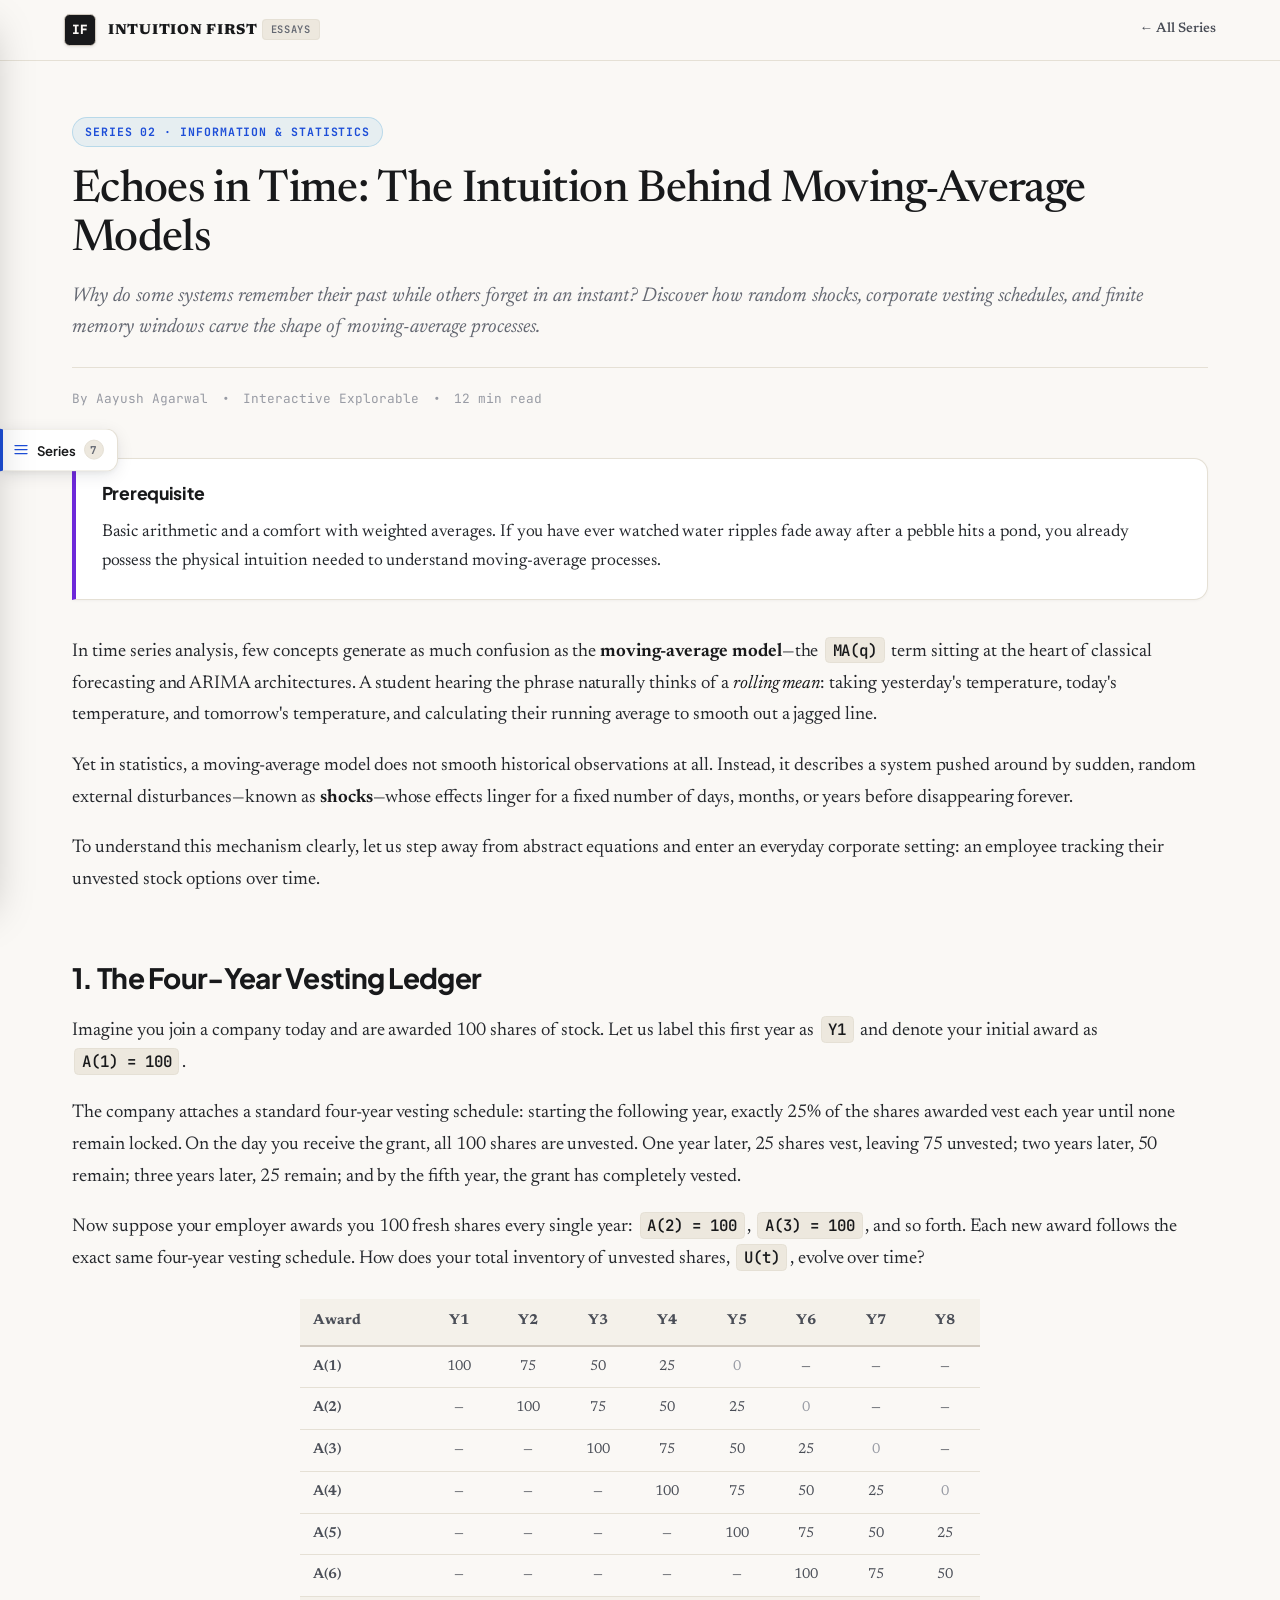
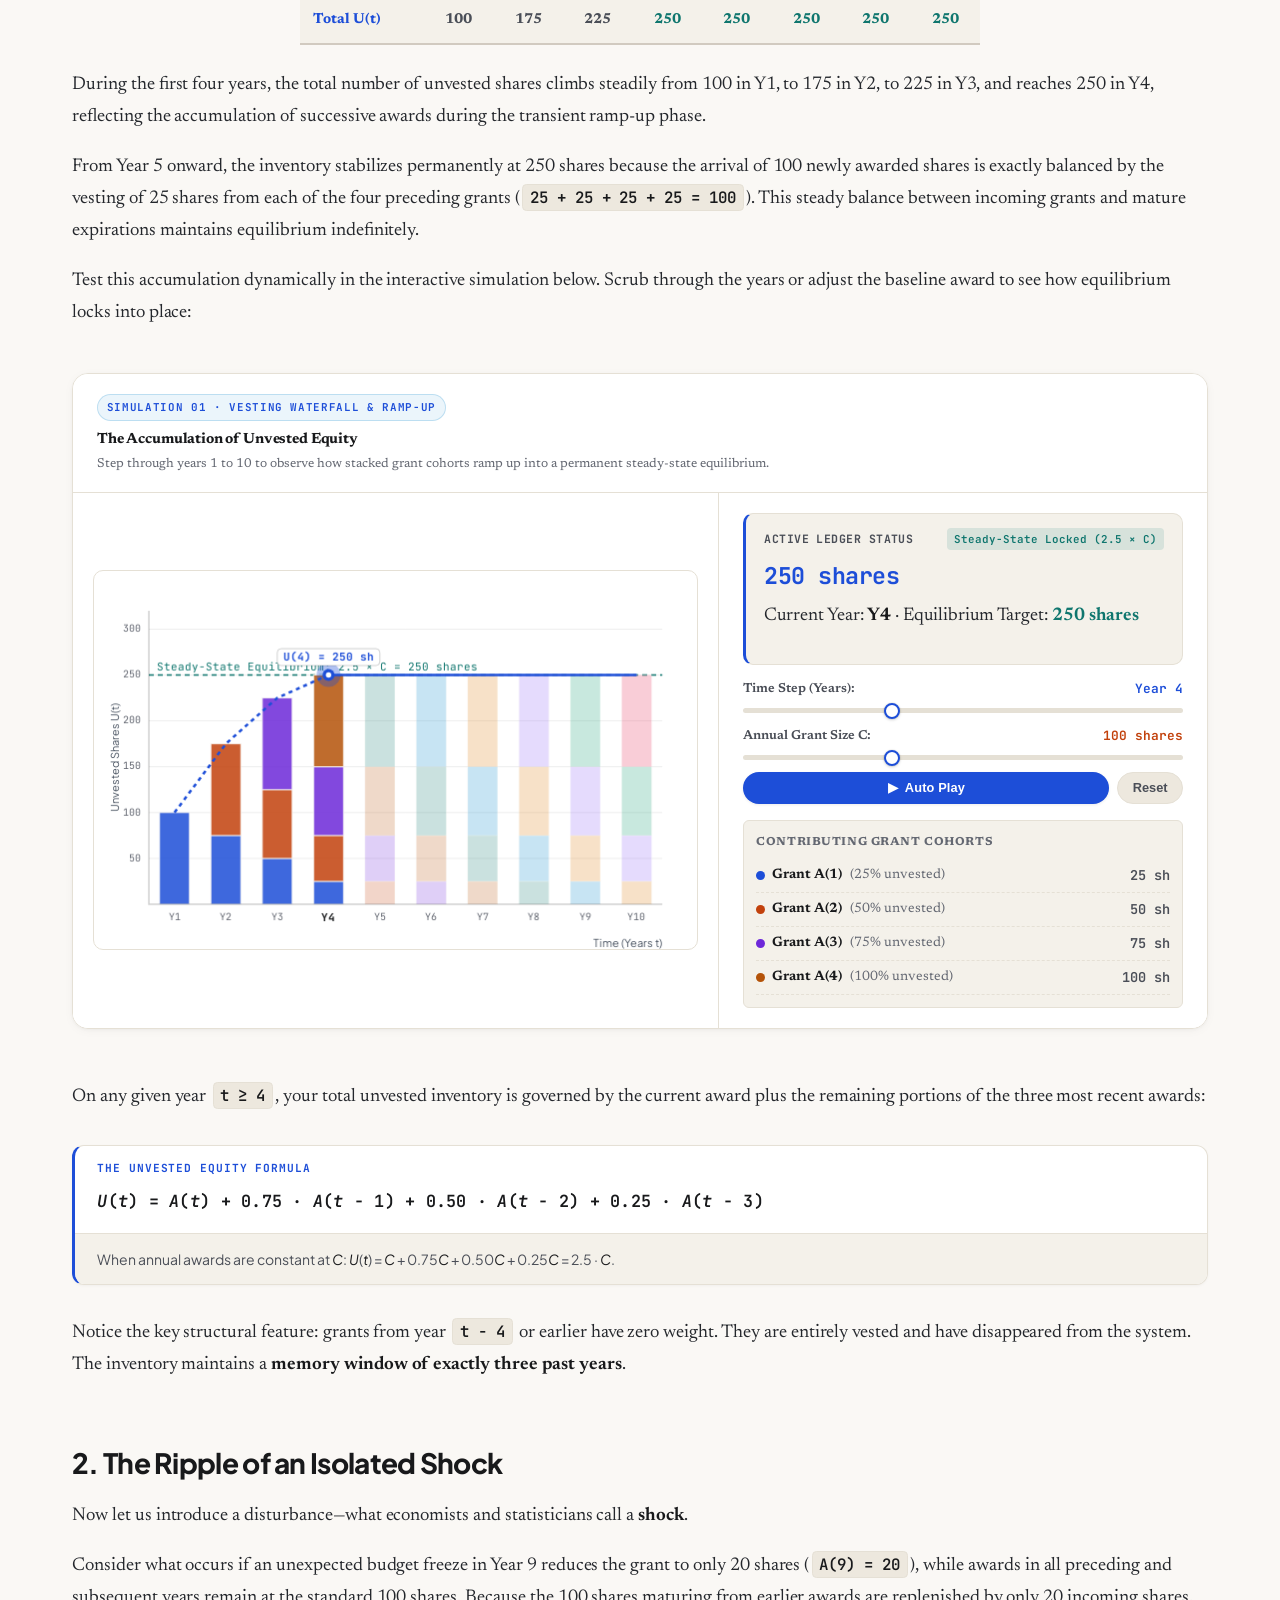
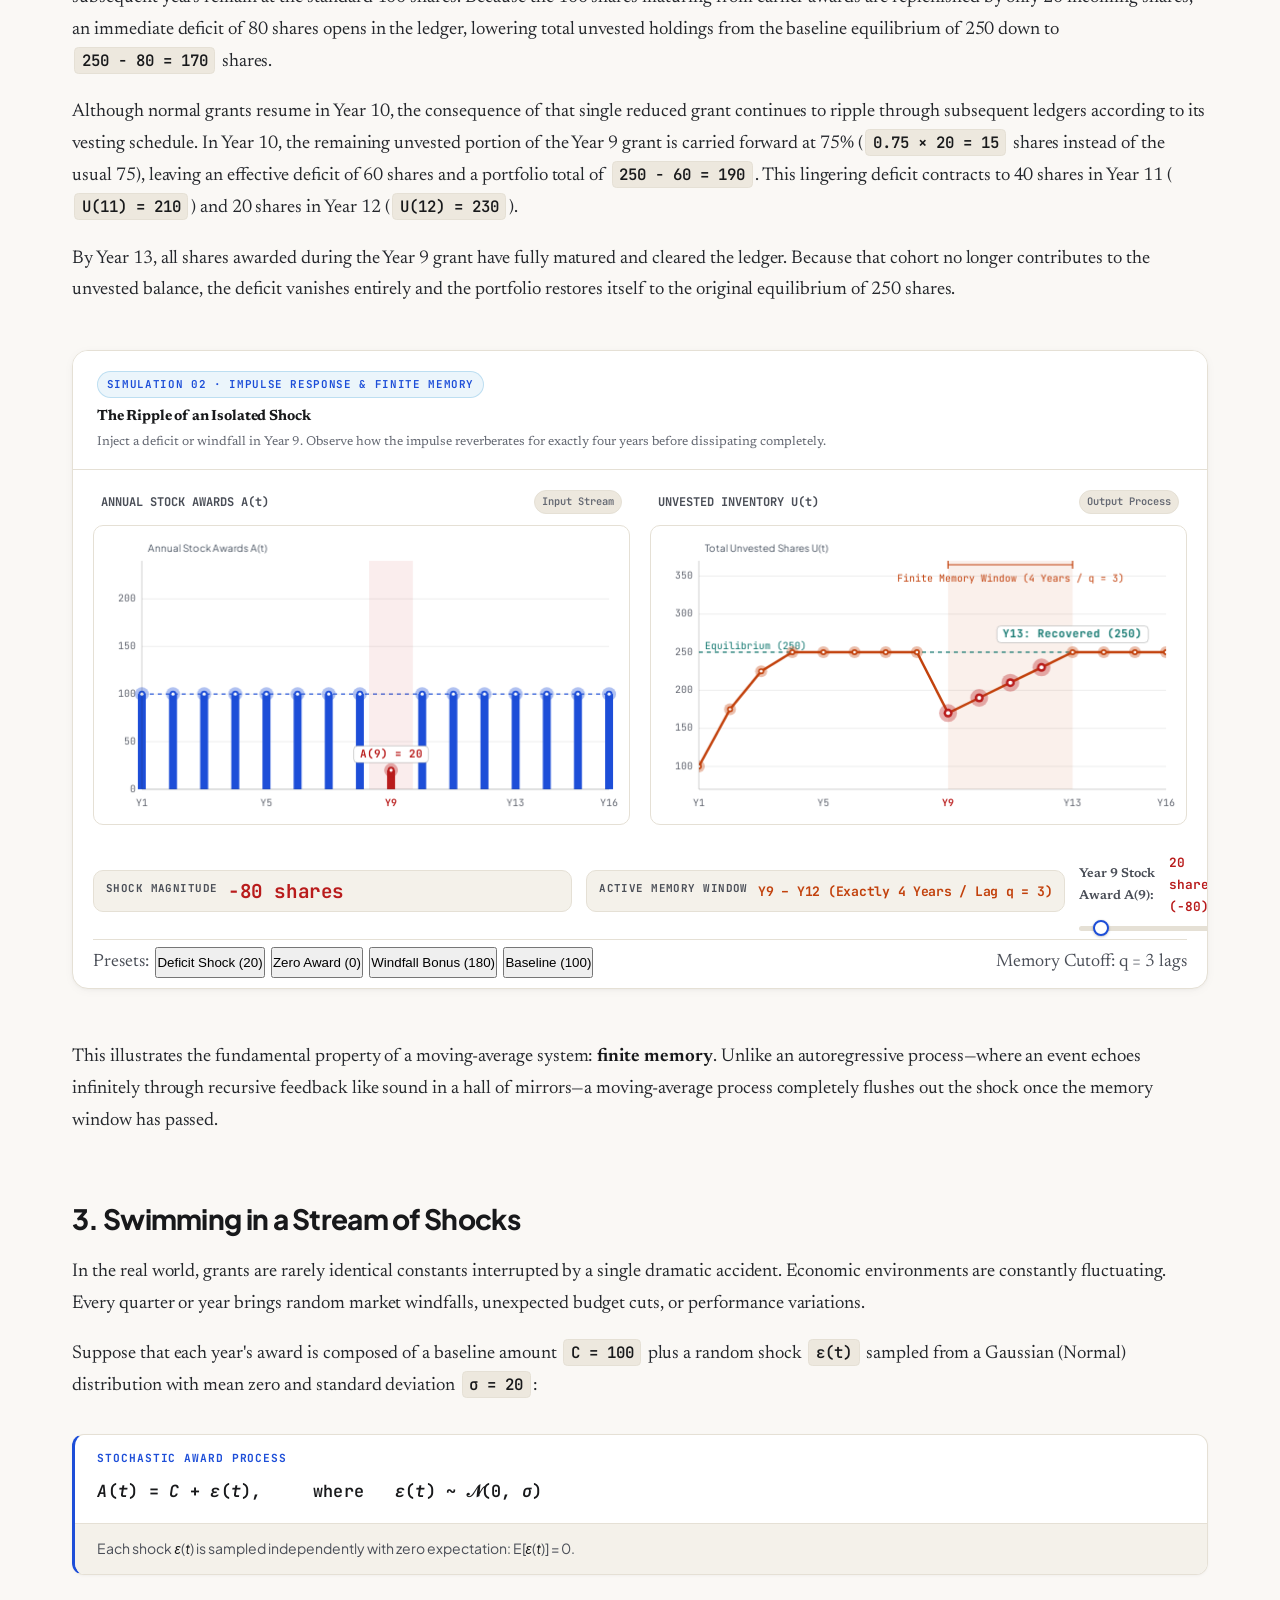
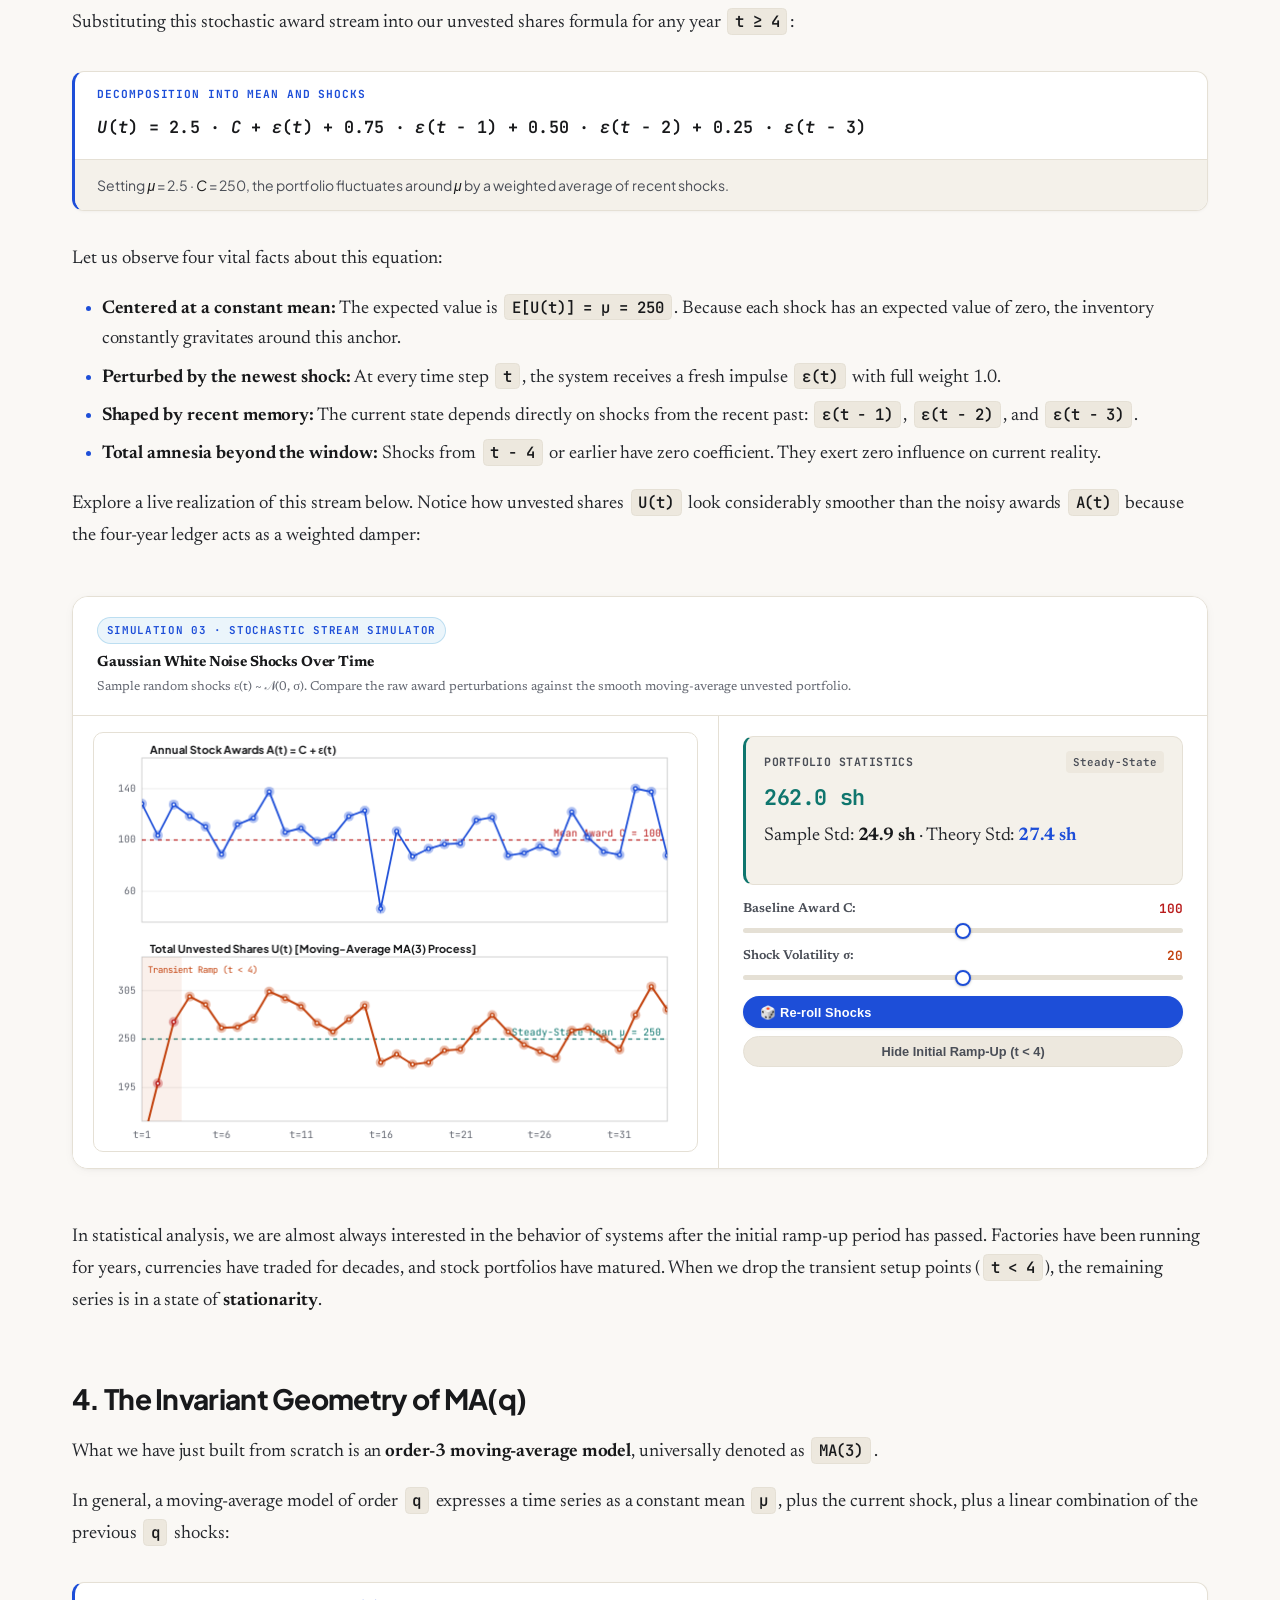
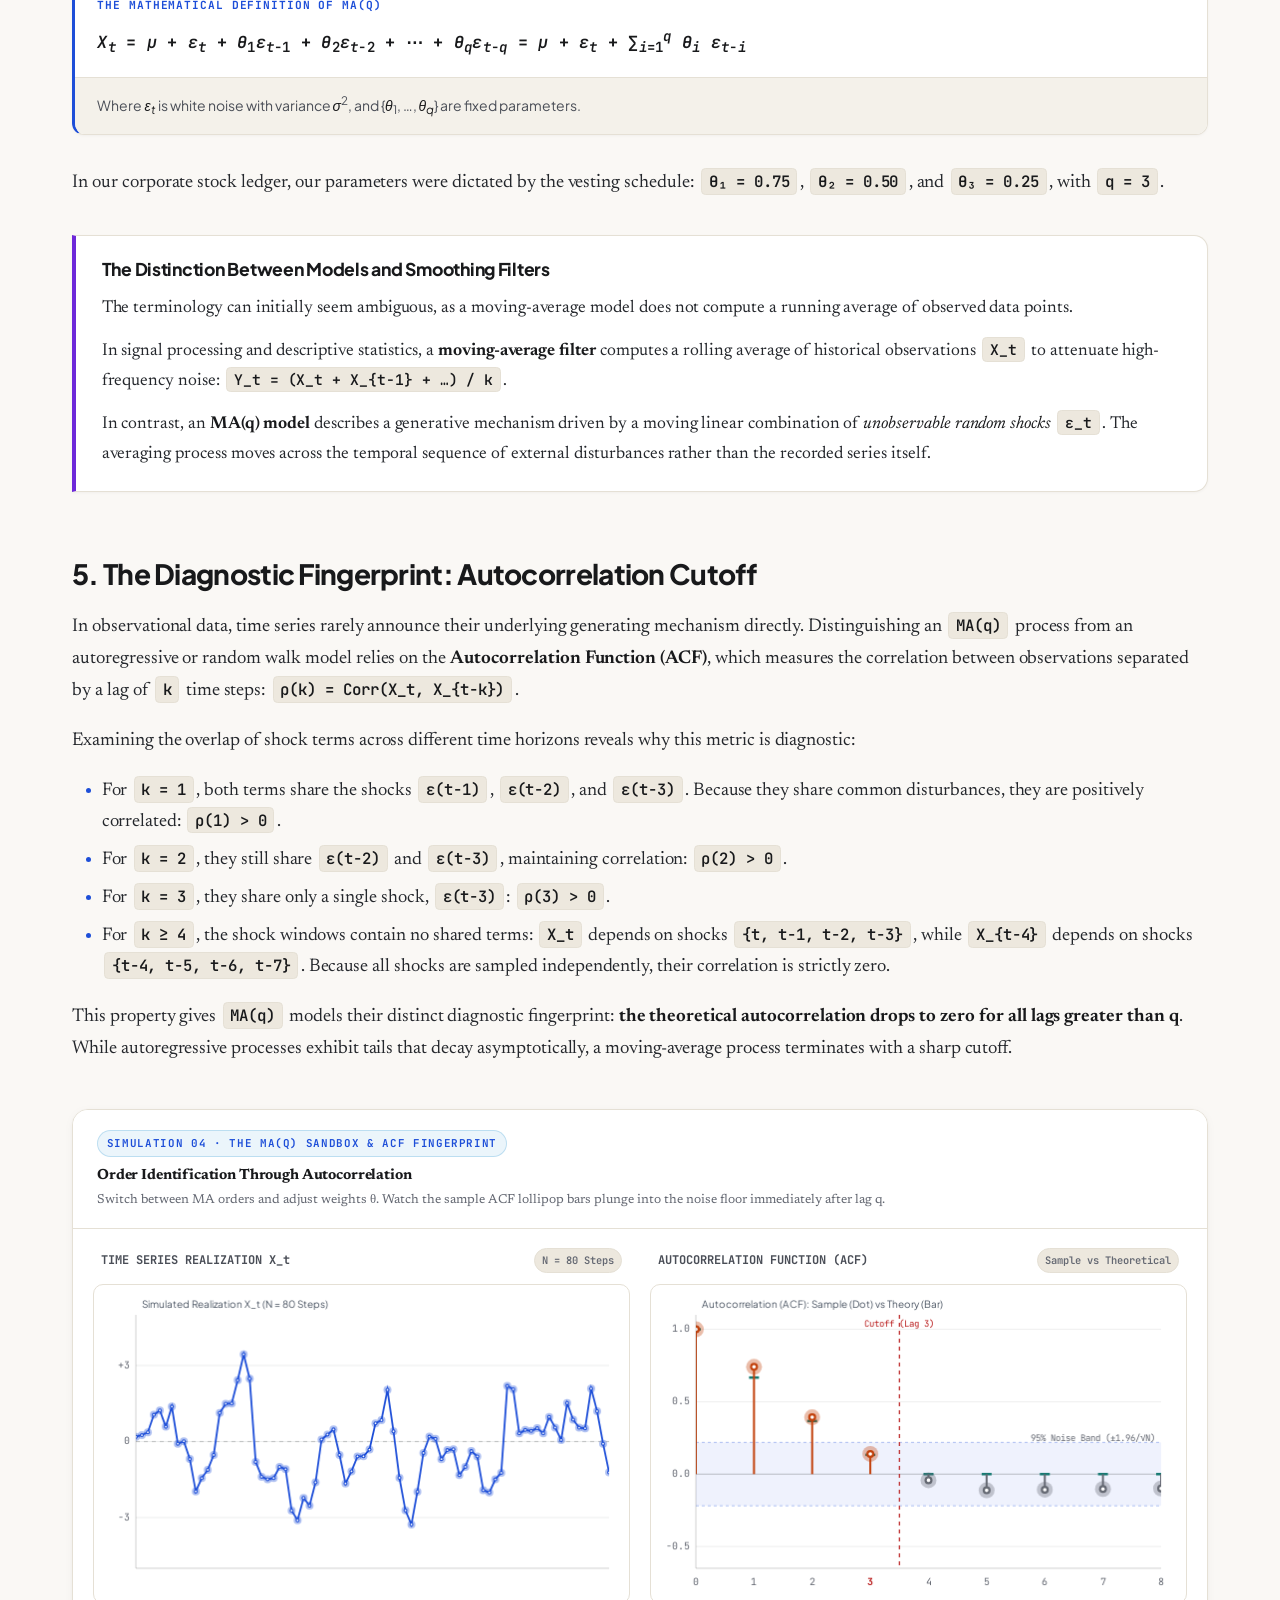
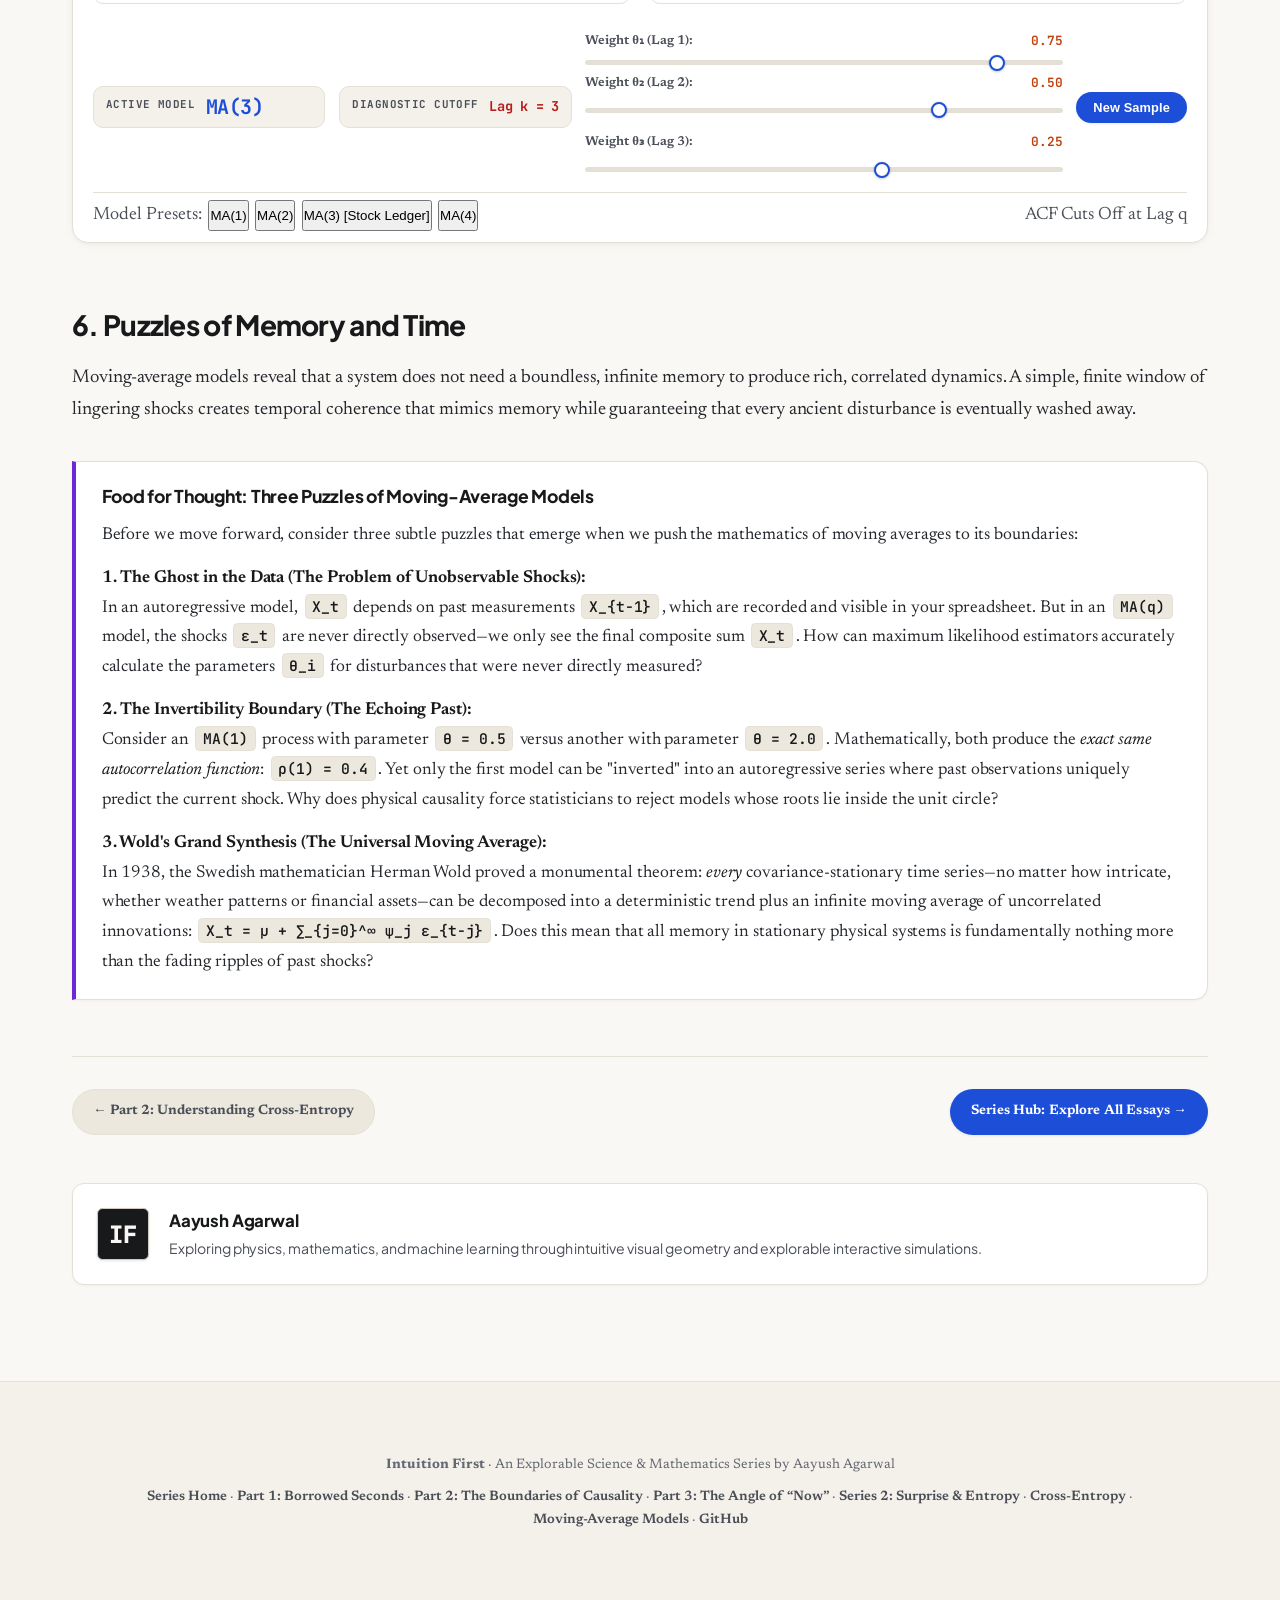
<file: posts/06-moving-average.html>
<!DOCTYPE html>
<html lang="en">

<head>
  <meta charset="UTF-8">
  <meta name="viewport" content="width=device-width, initial-scale=1.0">
  <title>Echoes in Time: The Intuition Behind Moving-Average Models · Intuition First</title>
  <link rel="stylesheet" href="../css/style.css">
  <meta name="description"
    content="Why do some systems remember their past while others forget in an instant? Discover how random shocks, corporate vesting schedules, and finite memory windows carve the shape of moving-average processes.">
  <script>
    (function () {
      var isDark = window.matchMedia && window.matchMedia('(prefers-color-scheme: dark)').matches;
      document.documentElement.setAttribute('data-theme', isDark ? 'dark' : 'light');
    })();
  </script>
</head>

<body>
  <div class="reading-progress-bar" id="reading-progress"></div>

  <!-- Top Navigation -->
  <nav class="site-nav">
    <div class="site-nav-inner">
      <a href="../index.html" class="brand-link">
        <div class="brand-badge">IF</div>
        <div>
          <span class="brand-title">INTUITION FIRST</span>
          <span class="brand-tag">ESSAYS</span>
        </div>
      </a>
      <div class="nav-links">
        <a href="../index.html">← All Series</a>
      </div>
    </div>
  </nav>

  <!-- Main Article Body -->
  <main class="wide-reading-container">

    <!-- Article Header -->
    <header class="article-header">
      <div class="category-tag">Series 02 · Information &amp; Statistics</div>
      <h1 class="article-title">Echoes in Time: The Intuition Behind Moving-Average Models</h1>
      <p class="article-subtitle">
        Why do some systems remember their past while others forget in an instant? Discover how random shocks,
        corporate vesting schedules, and finite memory windows carve the shape of moving-average processes.
      </p>
      <div class="article-meta">
        <span>By Aayush Agarwal</span>
        <span>•</span>
        <span>Interactive Explorable</span>
        <span>•</span>
        <span>12 min read</span>
      </div>
    </header>

    <!-- Editorial Prose -->
    <article class="editorial-prose">

      <!-- Prerequisite Callout Card -->
      <div class="insight-callout">
        <h4>Prerequisite</h4>
        <p>
          Basic arithmetic and a comfort with weighted averages. If you have ever watched water ripples fade away after a
          pebble hits a pond, you already possess the physical intuition needed to understand moving-average processes.
        </p>
      </div>

      <p>
        In time series analysis, few concepts generate as much confusion as the <strong>moving-average model</strong>—the
        <span class="math-badge">MA(q)</span> term sitting at the heart of classical forecasting and ARIMA architectures.
        A student hearing the phrase naturally thinks of a <em>rolling mean</em>: taking yesterday's temperature, today's
        temperature, and tomorrow's temperature, and calculating their running average to smooth out a jagged line.
      </p>

      <p>
        Yet in statistics, a moving-average model does not smooth historical observations at all. Instead, it describes a
        system pushed around by sudden, random external disturbances—known as <strong>shocks</strong>—whose effects linger
        for a fixed number of days, months, or years before disappearing forever.
      </p>

      <p>
        To understand this mechanism clearly, let us step away from abstract equations and enter an everyday corporate
        setting: an employee tracking their unvested stock options over time.
      </p>

      <!-- SECTION 1 -->
      <h2>1. The Four-Year Vesting Ledger</h2>

      <p>
        Imagine you join a company today and are awarded 100 shares of stock. Let us label this first year as
        <span class="math-badge">Y1</span> and denote your initial award as <span class="math-badge">A(1) = 100</span>.
      </p>

      <p>
        The company attaches a standard four-year vesting schedule: starting the following year, exactly 25% of the shares
        awarded vest each year until none remain locked. On the day you receive the grant, all 100 shares are unvested.
        One year later, 25 shares vest, leaving 75 unvested; two years later, 50 remain; three years later, 25 remain; and
        by the fifth year, the grant has completely vested.
      </p>

      <p>
        Now suppose your employer awards you 100 fresh shares every single year: <span class="math-badge">A(2) = 100</span>,
        <span class="math-badge">A(3) = 100</span>, and so forth. Each new award follows the exact same four-year vesting
        schedule. How does your total inventory of unvested shares, <span class="math-badge">U(t)</span>, evolve over time?
      </p>

      <div style="margin: 1.5rem 0; overflow-x: auto;">
        <table style="width: 100%; max-width: 680px; margin: 0 auto; border-collapse: collapse; font-size: 0.9rem;">
          <thead>
            <tr style="border-bottom: 2px solid var(--border-medium); background: var(--bg-card-subtle);">
              <th style="padding: 0.65rem 0.8rem; text-align: left;">Award</th>
              <th style="padding: 0.65rem 0.8rem; text-align: center;">Y1</th>
              <th style="padding: 0.65rem 0.8rem; text-align: center;">Y2</th>
              <th style="padding: 0.65rem 0.8rem; text-align: center;">Y3</th>
              <th style="padding: 0.65rem 0.8rem; text-align: center;">Y4</th>
              <th style="padding: 0.65rem 0.8rem; text-align: center;">Y5</th>
              <th style="padding: 0.65rem 0.8rem; text-align: center;">Y6</th>
              <th style="padding: 0.65rem 0.8rem; text-align: center;">Y7</th>
              <th style="padding: 0.65rem 0.8rem; text-align: center;">Y8</th>
            </tr>
          </thead>
          <tbody>
            <tr style="border-bottom: 1px solid var(--border-subtle);">
              <td style="padding: 0.5rem 0.8rem; font-weight: 600;">A(1)</td>
              <td style="padding: 0.5rem 0.8rem; text-align: center;">100</td>
              <td style="padding: 0.5rem 0.8rem; text-align: center;">75</td>
              <td style="padding: 0.5rem 0.8rem; text-align: center;">50</td>
              <td style="padding: 0.5rem 0.8rem; text-align: center;">25</td>
              <td style="padding: 0.5rem 0.8rem; text-align: center; color: var(--text-faint);">0</td>
              <td style="padding: 0.5rem 0.8rem; text-align: center;">—</td>
              <td style="padding: 0.5rem 0.8rem; text-align: center;">—</td>
              <td style="padding: 0.5rem 0.8rem; text-align: center;">—</td>
            </tr>
            <tr style="border-bottom: 1px solid var(--border-subtle);">
              <td style="padding: 0.5rem 0.8rem; font-weight: 600;">A(2)</td>
              <td style="padding: 0.5rem 0.8rem; text-align: center;">—</td>
              <td style="padding: 0.5rem 0.8rem; text-align: center;">100</td>
              <td style="padding: 0.5rem 0.8rem; text-align: center;">75</td>
              <td style="padding: 0.5rem 0.8rem; text-align: center;">50</td>
              <td style="padding: 0.5rem 0.8rem; text-align: center;">25</td>
              <td style="padding: 0.5rem 0.8rem; text-align: center; color: var(--text-faint);">0</td>
              <td style="padding: 0.5rem 0.8rem; text-align: center;">—</td>
              <td style="padding: 0.5rem 0.8rem; text-align: center;">—</td>
            </tr>
            <tr style="border-bottom: 1px solid var(--border-subtle);">
              <td style="padding: 0.5rem 0.8rem; font-weight: 600;">A(3)</td>
              <td style="padding: 0.5rem 0.8rem; text-align: center;">—</td>
              <td style="padding: 0.5rem 0.8rem; text-align: center;">—</td>
              <td style="padding: 0.5rem 0.8rem; text-align: center;">100</td>
              <td style="padding: 0.5rem 0.8rem; text-align: center;">75</td>
              <td style="padding: 0.5rem 0.8rem; text-align: center;">50</td>
              <td style="padding: 0.5rem 0.8rem; text-align: center;">25</td>
              <td style="padding: 0.5rem 0.8rem; text-align: center; color: var(--text-faint);">0</td>
              <td style="padding: 0.5rem 0.8rem; text-align: center;">—</td>
            </tr>
            <tr style="border-bottom: 1px solid var(--border-subtle);">
              <td style="padding: 0.5rem 0.8rem; font-weight: 600;">A(4)</td>
              <td style="padding: 0.5rem 0.8rem; text-align: center;">—</td>
              <td style="padding: 0.5rem 0.8rem; text-align: center;">—</td>
              <td style="padding: 0.5rem 0.8rem; text-align: center;">—</td>
              <td style="padding: 0.5rem 0.8rem; text-align: center;">100</td>
              <td style="padding: 0.5rem 0.8rem; text-align: center;">75</td>
              <td style="padding: 0.5rem 0.8rem; text-align: center;">50</td>
              <td style="padding: 0.5rem 0.8rem; text-align: center;">25</td>
              <td style="padding: 0.5rem 0.8rem; text-align: center; color: var(--text-faint);">0</td>
            </tr>
            <tr style="border-bottom: 1px solid var(--border-subtle);">
              <td style="padding: 0.5rem 0.8rem; font-weight: 600;">A(5)</td>
              <td style="padding: 0.5rem 0.8rem; text-align: center;">—</td>
              <td style="padding: 0.5rem 0.8rem; text-align: center;">—</td>
              <td style="padding: 0.5rem 0.8rem; text-align: center;">—</td>
              <td style="padding: 0.5rem 0.8rem; text-align: center;">—</td>
              <td style="padding: 0.5rem 0.8rem; text-align: center;">100</td>
              <td style="padding: 0.5rem 0.8rem; text-align: center;">75</td>
              <td style="padding: 0.5rem 0.8rem; text-align: center;">50</td>
              <td style="padding: 0.5rem 0.8rem; text-align: center;">25</td>
            </tr>
            <tr style="border-bottom: 1px solid var(--border-subtle);">
              <td style="padding: 0.5rem 0.8rem; font-weight: 600;">A(6)</td>
              <td style="padding: 0.5rem 0.8rem; text-align: center;">—</td>
              <td style="padding: 0.5rem 0.8rem; text-align: center;">—</td>
              <td style="padding: 0.5rem 0.8rem; text-align: center;">—</td>
              <td style="padding: 0.5rem 0.8rem; text-align: center;">—</td>
              <td style="padding: 0.5rem 0.8rem; text-align: center;">—</td>
              <td style="padding: 0.5rem 0.8rem; text-align: center;">100</td>
              <td style="padding: 0.5rem 0.8rem; text-align: center;">75</td>
              <td style="padding: 0.5rem 0.8rem; text-align: center;">50</td>
            </tr>
            <tr style="border-bottom: 2px solid var(--border-medium); background: var(--bg-card-subtle);">
              <td style="padding: 0.65rem 0.8rem; font-weight: 700; color: var(--color-time);">Total U(t)</td>
              <td style="padding: 0.65rem 0.8rem; text-align: center; font-weight: 700;">100</td>
              <td style="padding: 0.65rem 0.8rem; text-align: center; font-weight: 700;">175</td>
              <td style="padding: 0.65rem 0.8rem; text-align: center; font-weight: 700;">225</td>
              <td style="padding: 0.65rem 0.8rem; text-align: center; font-weight: 700; color: var(--color-emerald);">250</td>
              <td style="padding: 0.65rem 0.8rem; text-align: center; font-weight: 700; color: var(--color-emerald);">250</td>
              <td style="padding: 0.65rem 0.8rem; text-align: center; font-weight: 700; color: var(--color-emerald);">250</td>
              <td style="padding: 0.65rem 0.8rem; text-align: center; font-weight: 700; color: var(--color-emerald);">250</td>
              <td style="padding: 0.65rem 0.8rem; text-align: center; font-weight: 700; color: var(--color-emerald);">250</td>
            </tr>
          </tbody>
        </table>
      </div>

      <p>
        During the first four years, the total number of unvested shares climbs steadily from 100 in Y1, to 175 in Y2,
        to 225 in Y3, and reaches 250 in Y4, reflecting the accumulation of successive awards during the transient ramp-up phase.
      </p>

      <p>
        From Year 5 onward, the inventory stabilizes permanently at 250 shares because the arrival of 100 newly awarded
        shares is exactly balanced by the vesting of 25 shares from each of the four preceding grants (<span
        class="math-badge">25 + 25 + 25 + 25 = 100</span>). This steady balance between incoming grants and mature expirations
        maintains equilibrium indefinitely.
      </p>

      <p>
        Test this accumulation dynamically in the interactive simulation below. Scrub through the years or adjust the
        baseline award to see how equilibrium locks into place:
      </p>

      <!-- INTERACTIVE WIDGET 1: VESTING RAMP -->
      <div id="widget-vesting-ramp" class="interactive-artifact artifact-wide">
        <div class="artifact-header">
          <div>
            <div class="artifact-badge">SIMULATION 01 · VESTING WATERFALL &amp; RAMP-UP</div>
            <div class="artifact-title">The Accumulation of Unvested Equity</div>
            <div class="artifact-desc">Step through years 1 to 10 to observe how stacked grant cohorts ramp up into a
              permanent steady-state equilibrium.</div>
          </div>
        </div>
        <div class="artifact-split">
          <div class="split-canvas-col">
            <canvas style="height: 380px;"></canvas>
          </div>
          <div class="split-controls-col">
            <div>
              <div class="clock-card" style="margin-bottom: 0.85rem; border-left: 3px solid var(--color-time);">
                <div class="clock-meta">
                  <span class="clock-label">Active Ledger Status</span>
                  <span class="clock-badge readout-ramp-badge">Ramping Up</span>
                </div>
                <div class="clock-time readout-total-unvested" style="font-size: 1.45rem; color: var(--color-time);">
                  250 shares
                </div>
                <p class="clock-subtext">Current Year: <strong class="readout-current-year" style="color:var(--text-primary);">Y4</strong> · Equilibrium Target: <strong class="readout-equilibrium-target" style="color:var(--color-emerald);">250 shares</strong></p>
              </div>

              <div class="control-item" style="margin-bottom: 0.75rem;">
                <div class="control-header">
                  <span>Time Step (Years):</span>
                  <span class="control-val val-year" style="color: var(--color-time);">Year 4</span>
                </div>
                <input type="range" class="range-slider slider-year" min="1" max="10" step="1" value="4" />
              </div>

              <div class="control-item" style="margin-bottom: 0.75rem;">
                <div class="control-header">
                  <span>Annual Grant Size C:</span>
                  <span class="control-val val-grant" style="color: var(--color-space);">100 shares</span>
                </div>
                <input type="range" class="range-slider slider-grant" min="50" max="200" step="10" value="100" />
              </div>

              <div style="display: flex; gap: 0.5rem; margin-bottom: 1rem;">
                <button type="button" class="btn-primary btn-play" style="flex: 1;">
                  <span>▶</span><span>Auto Play</span>
                </button>
                <button type="button" class="btn-secondary btn-reset">Reset</button>
              </div>

              <div style="background: var(--bg-card-subtle); border: 1px solid var(--border-subtle); border-radius: 6px; padding: 0.75rem;">
                <div style="font-size: 0.72rem; font-weight: 700; text-transform: uppercase; letter-spacing: 0.05em; color: var(--text-muted); margin-bottom: 0.4rem;">
                  Contributing Grant Cohorts
                </div>
                <div class="readout-cohorts-list"></div>
              </div>
            </div>
          </div>
        </div>
      </div>

      <p>
        On any given year <span class="math-badge">t ≥ 4</span>, your total unvested inventory is governed by the current
        award plus the remaining portions of the three most recent awards:
      </p>

      <!-- FORMULA CARD 1: EQUILIBRIUM LEDGER -->
      <div class="formula-card">
        <div class="formula-card-header">
          <span class="formula-tag">The Unvested Equity Formula</span>
        </div>
        <div class="formula-body">
          <em>U</em>(<em>t</em>) = <em>A</em>(<em>t</em>) + 0.75 · <em>A</em>(<em>t</em> − 1) + 0.50 · <em>A</em>(<em>t</em> − 2) + 0.25 · <em>A</em>(<em>t</em> − 3)
        </div>
        <div class="formula-note">
          When annual awards are constant at <em>C</em>: <em>U</em>(<em>t</em>) = <em>C</em> + 0.75<em>C</em> + 0.50<em>C</em> + 0.25<em>C</em> = 2.5 · <em>C</em>.
        </div>
      </div>

      <p>
        Notice the key structural feature: grants from year <span class="math-badge">t − 4</span> or earlier have zero
        weight. They are entirely vested and have disappeared from the system. The inventory maintains a
        <strong>memory window of exactly three past years</strong>.
      </p>

      <!-- SECTION 2 -->
      <h2>2. The Ripple of an Isolated Shock</h2>

      <p>
        Now let us introduce a disturbance—what economists and statisticians call a <strong>shock</strong>.
      </p>

      <p>
        Consider what occurs if an unexpected budget freeze in Year 9 reduces the grant to only 20 shares (<span
        class="math-badge">A(9) = 20</span>), while awards in all preceding and subsequent years remain at the standard 100 shares.
        Because the 100 shares maturing from earlier awards are replenished by only 20 incoming shares, an immediate deficit
        of 80 shares opens in the ledger, lowering total unvested holdings from the baseline equilibrium of 250 down to <span
        class="math-badge">250 − 80 = 170</span> shares.
      </p>

      <p>
        Although normal grants resume in Year 10, the consequence of that single reduced grant continues to ripple through
        subsequent ledgers according to its vesting schedule. In Year 10, the remaining unvested portion of the Year 9 grant
        is carried forward at 75% (<span class="math-badge">0.75 × 20 = 15</span> shares instead of the usual 75), leaving an
        effective deficit of 60 shares and a portfolio total of <span class="math-badge">250 − 60 = 190</span>. This lingering
        deficit contracts to 40 shares in Year 11 (<span class="math-badge">U(11) = 210</span>) and 20 shares in Year 12 (<span
        class="math-badge">U(12) = 230</span>).
      </p>

      <p>
        By Year 13, all shares awarded during the Year 9 grant have fully matured and cleared the ledger. Because that cohort
        no longer contributes to the unvested balance, the deficit vanishes entirely and the portfolio restores itself to the
        original equilibrium of 250 shares.
      </p>

      <!-- INTERACTIVE WIDGET 2: IMPULSE RESPONSE -->
      <div id="widget-impulse-response" class="interactive-artifact artifact-wide">
        <div class="artifact-header">
          <div>
            <div class="artifact-badge">SIMULATION 02 · IMPULSE RESPONSE &amp; FINITE MEMORY</div>
            <div class="artifact-title">The Ripple of an Isolated Shock</div>
            <div class="artifact-desc">Inject a deficit or windfall in Year 9. Observe how the impulse reverberates for
              exactly four years before dissipating completely.</div>
          </div>
        </div>
        <div class="comparison-grid">
          <div class="canvas-col">
            <div class="canvas-col-header">
              <span>ANNUAL STOCK AWARDS A(t)</span>
              <span class="canvas-col-tag">Input Stream</span>
            </div>
            <canvas class="canvas-awards" style="height: 300px;"></canvas>
          </div>
          <div class="canvas-col">
            <div class="canvas-col-header">
              <span>UNVESTED INVENTORY U(t)</span>
              <span class="canvas-col-tag">Output Process</span>
            </div>
            <canvas class="canvas-portfolio" style="height: 300px;"></canvas>
          </div>
        </div>
        <div class="artifact-controls-deck">
          <div class="controls-strip">
            <div class="twin-clocks-panel" style="flex-shrink: 0; border-top: none; padding: 0; background: transparent;">
              <div class="clock-card" style="padding: 0.5rem 0.75rem;">
                <div class="clock-meta"><span class="clock-label">Shock Magnitude</span></div>
                <div class="clock-time readout-shock-delta" style="font-size: 1.2rem; color: var(--color-danger);">-80 shares</div>
              </div>
              <div class="clock-card" style="padding: 0.5rem 0.75rem;">
                <div class="clock-meta"><span class="clock-label">Active Memory Window</span></div>
                <div class="clock-time readout-active-window" style="font-size: 0.82rem; font-family: var(--font-mono); color: var(--color-space);">Y9 – Y12</div>
              </div>
            </div>
            <div class="control-item" style="flex: 1;">
              <div class="control-header">
                <span>Year 9 Stock Award A(9):</span>
                <span class="control-val val-shock" style="color: var(--color-danger);">20 shares (-80)</span>
              </div>
              <input type="range" class="range-slider slider-shock" min="0" max="200" step="10" value="20" />
            </div>
          </div>
          <div class="controls-preset-row">
            <div class="preset-chips">
              <span class="preset-label">Presets:</span>
              <button type="button" class="chip chip-shock active" data-val="20">Deficit Shock (20)</button>
              <button type="button" class="chip chip-shock" data-val="0">Zero Award (0)</button>
              <button type="button" class="chip chip-shock" data-val="180">Windfall Bonus (180)</button>
              <button type="button" class="chip chip-shock" data-val="100">Baseline (100)</button>
            </div>
            <div class="preset-invariant-tag">Memory Cutoff: q = 3 lags</div>
          </div>
        </div>
      </div>

      <p>
        This illustrates the fundamental property of a moving-average system: <strong>finite memory</strong>.
        Unlike an autoregressive process—where an event echoes infinitely through recursive feedback like sound in a
        hall of mirrors—a moving-average process completely flushes out the shock once the memory window has passed.
      </p>

      <!-- SECTION 3 -->
      <h2>3. Swimming in a Stream of Shocks</h2>

      <p>
        In the real world, grants are rarely identical constants interrupted by a single dramatic accident.
        Economic environments are constantly fluctuating. Every quarter or year brings random market windfalls,
        unexpected budget cuts, or performance variations.
      </p>

      <p>
        Suppose that each year's award is composed of a baseline amount <span class="math-badge">C = 100</span> plus a
        random shock <span class="math-badge">ε(t)</span> sampled from a Gaussian (Normal) distribution with mean zero
        and standard deviation <span class="math-badge">σ = 20</span>:
      </p>

      <div class="formula-card">
        <div class="formula-card-header">
          <span class="formula-tag">Stochastic Award Process</span>
        </div>
        <div class="formula-body">
          <em>A</em>(<em>t</em>) = <em>C</em> + <em>ε</em>(<em>t</em>), &nbsp;&nbsp;&nbsp; where &nbsp; <em>ε</em>(<em>t</em>) ∼ 𝒩(0, <em>σ</em>)
        </div>
        <div class="formula-note">
          Each shock <em>ε</em>(<em>t</em>) is sampled independently with zero expectation: E[<em>ε</em>(<em>t</em>)] = 0.
        </div>
      </div>

      <p>
        Substituting this stochastic award stream into our unvested shares formula for any year <span class="math-badge">t ≥ 4</span>:
      </p>

      <div class="formula-card">
        <div class="formula-card-header">
          <span class="formula-tag">Decomposition into Mean and Shocks</span>
        </div>
        <div class="formula-body">
          <em>U</em>(<em>t</em>) = 2.5 · <em>C</em> + <em>ε</em>(<em>t</em>) + 0.75 · <em>ε</em>(<em>t</em> − 1) + 0.50 · <em>ε</em>(<em>t</em> − 2) + 0.25 · <em>ε</em>(<em>t</em> − 3)
        </div>
        <div class="formula-note">
          Setting <em>μ</em> = 2.5 · <em>C</em> = 250, the portfolio fluctuates around <em>μ</em> by a weighted average of recent shocks.
        </div>
      </div>

      <p>
        Let us observe four vital facts about this equation:
      </p>

      <ul>
        <li>
          <strong>Centered at a constant mean:</strong> The expected value is <span class="math-badge">E[U(t)] = μ = 250</span>.
          Because each shock has an expected value of zero, the inventory constantly gravitates around this anchor.
        </li>
        <li>
          <strong>Perturbed by the newest shock:</strong> At every time step <span class="math-badge">t</span>, the system
          receives a fresh impulse <span class="math-badge">ε(t)</span> with full weight 1.0.
        </li>
        <li>
          <strong>Shaped by recent memory:</strong> The current state depends directly on shocks from the recent past:
          <span class="math-badge">ε(t − 1)</span>, <span class="math-badge">ε(t − 2)</span>, and <span class="math-badge">ε(t − 3)</span>.
        </li>
        <li>
          <strong>Total amnesia beyond the window:</strong> Shocks from <span class="math-badge">t − 4</span> or earlier
          have zero coefficient. They exert zero influence on current reality.
        </li>
      </ul>

      <p>
        Explore a live realization of this stream below. Notice how unvested shares <span class="math-badge">U(t)</span>
        look considerably smoother than the noisy awards <span class="math-badge">A(t)</span> because the four-year ledger
        acts as a weighted damper:
      </p>

      <!-- INTERACTIVE WIDGET 3: STOCHASTIC STREAM -->
      <div id="widget-stochastic-stream" class="interactive-artifact artifact-wide">
        <div class="artifact-header">
          <div>
            <div class="artifact-badge">SIMULATION 03 · STOCHASTIC STREAM SIMULATOR</div>
            <div class="artifact-title">Gaussian White Noise Shocks Over Time</div>
            <div class="artifact-desc">Sample random shocks ε(t) ~ 𝒩(0, σ). Compare the raw award perturbations against
              the smooth moving-average unvested portfolio.</div>
          </div>
        </div>
        <div class="artifact-split">
          <div class="split-canvas-col">
            <canvas style="height: 420px;"></canvas>
          </div>
          <div class="split-controls-col">
            <div>
              <div class="clock-card" style="margin-bottom: 0.85rem; border-left: 3px solid var(--color-emerald);">
                <div class="clock-meta">
                  <span class="clock-label">Portfolio Statistics</span>
                  <span class="clock-badge">Steady-State</span>
                </div>
                <div class="clock-time readout-sample-mean" style="font-size: 1.35rem; color: var(--color-emerald);">249.4 sh</div>
                <p class="clock-subtext">Sample Std: <strong class="readout-sample-std" style="color:var(--text-primary);">27.4 sh</strong> · Theory Std: <strong class="readout-theoretical-std" style="color:var(--color-time);">27.4 sh</strong></p>
              </div>

              <div class="control-item" style="margin-bottom: 0.75rem;">
                <div class="control-header">
                  <span>Baseline Award C:</span>
                  <span class="control-val val-baseline-c" style="color: var(--color-danger);">100</span>
                </div>
                <input type="range" class="range-slider slider-baseline-c" min="60" max="140" step="5" value="100" />
              </div>

              <div class="control-item" style="margin-bottom: 0.75rem;">
                <div class="control-header">
                  <span>Shock Volatility σ:</span>
                  <span class="control-val val-sigma" style="color: var(--color-space);">20</span>
                </div>
                <input type="range" class="range-slider slider-sigma" min="5" max="35" step="1" value="20" />
              </div>

              <div style="display: flex; flex-direction: column; gap: 0.5rem; margin-top: 1rem;">
                <button type="button" class="btn-primary btn-reseed">🎲 Re-roll Shocks</button>
                <button type="button" class="btn-secondary btn-toggle-transient">Hide Initial Ramp-Up (t &lt; 4)</button>
              </div>
            </div>
          </div>
        </div>
      </div>

      <p>
        In statistical analysis, we are almost always interested in the behavior of systems after the initial ramp-up
        period has passed. Factories have been running for years, currencies have traded for decades, and stock portfolios
        have matured. When we drop the transient setup points (<span class="math-badge">t &lt; 4</span>), the remaining
        series is in a state of <strong>stationarity</strong>.
      </p>

      <!-- SECTION 4 -->
      <h2>4. The Invariant Geometry of MA(q)</h2>

      <p>
        What we have just built from scratch is an <strong>order-3 moving-average model</strong>, universally denoted
        as <span class="math-badge">MA(3)</span>.
      </p>

      <p>
        In general, a moving-average model of order <span class="math-badge">q</span> expresses a time series as a constant
        mean <span class="math-badge">μ</span>, plus the current shock, plus a linear combination of the previous
        <span class="math-badge">q</span> shocks:
      </p>

      <!-- FORMULA CARD 2: GENERAL MA(Q) -->
      <div class="formula-card">
        <div class="formula-card-header">
          <span class="formula-tag">The Mathematical Definition of MA(q)</span>
        </div>
        <div class="formula-body">
          <em>X</em><sub><em>t</em></sub> = <em>μ</em> + <em>ε</em><sub><em>t</em></sub> + <em>θ</em><sub>1</sub><em>ε</em><sub><em>t</em>−1</sub> + <em>θ</em><sub>2</sub><em>ε</em><sub><em>t</em>−2</sub> + ⋯ + <em>θ</em><sub><em>q</em></sub><em>ε</em><sub><em>t</em>−<em>q</em></sub> = <em>μ</em> + <em>ε</em><sub><em>t</em></sub> + ∑<sub><em>i</em>=1</sub><sup><em>q</em></sup> <em>θ</em><sub><em>i</em></sub> <em>ε</em><sub><em>t</em>−<em>i</em></sub>
        </div>
        <div class="formula-note">
          Where <em>ε</em><sub><em>t</em></sub> is white noise with variance <em>σ</em><sup>2</sup>, and {<em>θ</em><sub>1</sub>, …, <em>θ</em><sub><em>q</em></sub>} are fixed parameters.
        </div>
      </div>

      <p>
        In our corporate stock ledger, our parameters were dictated by the vesting schedule:
        <span class="math-badge">θ₁ = 0.75</span>, <span class="math-badge">θ₂ = 0.50</span>, and
        <span class="math-badge">θ₃ = 0.25</span>, with <span class="math-badge">q = 3</span>.
      </p>

      <div class="insight-callout">
        <h4>The Distinction Between Models and Smoothing Filters</h4>
        <p>
          The terminology can initially seem ambiguous, as a moving-average model does not compute a running average of
          observed data points.
        </p>
        <p>
          In signal processing and descriptive statistics, a <strong>moving-average filter</strong> computes a rolling average
          of historical observations <span class="math-badge">X_t</span> to attenuate high-frequency noise:
          <span class="math-badge">Y_t = (X_t + X_{t-1} + …) / k</span>.
        </p>
        <p>
          In contrast, an <strong>MA(q) model</strong> describes a generative mechanism driven by a moving linear combination
          of <em>unobservable random shocks</em> <span class="math-badge">ε_t</span>. The averaging process moves across the
          temporal sequence of external disturbances rather than the recorded series itself.
        </p>
      </div>

      <!-- SECTION 5 -->
      <h2>5. The Diagnostic Fingerprint: Autocorrelation Cutoff</h2>

      <p>
        In observational data, time series rarely announce their underlying generating mechanism directly.
        Distinguishing an <span class="math-badge">MA(q)</span> process from an autoregressive or random walk model relies
        on the <strong>Autocorrelation Function (ACF)</strong>, which measures the correlation between observations
        separated by a lag of <span class="math-badge">k</span> time steps: <span class="math-badge">ρ(k) = Corr(X_t, X_{t-k})</span>.
      </p>

      <p>
        Examining the overlap of shock terms across different time horizons reveals why this metric is diagnostic:
      </p>

      <ul>
        <li>
          For <span class="math-badge">k = 1</span>, both terms share the shocks <span class="math-badge">ε(t-1)</span>,
          <span class="math-badge">ε(t-2)</span>, and <span class="math-badge">ε(t-3)</span>. Because they share common
          disturbances, they are positively correlated: <span class="math-badge">ρ(1) &gt; 0</span>.
        </li>
        <li>
          For <span class="math-badge">k = 2</span>, they still share <span class="math-badge">ε(t-2)</span> and
          <span class="math-badge">ε(t-3)</span>, maintaining correlation: <span class="math-badge">ρ(2) &gt; 0</span>.
        </li>
        <li>
          For <span class="math-badge">k = 3</span>, they share only a single shock, <span class="math-badge">ε(t-3)</span>:
          <span class="math-badge">ρ(3) &gt; 0</span>.
        </li>
        <li>
          For <span class="math-badge">k ≥ 4</span>, the shock windows contain no shared terms: <span class="math-badge">X_t</span>
          depends on shocks <span class="math-badge">{t, t-1, t-2, t-3}</span>, while <span class="math-badge">X_{t-4}</span>
          depends on shocks <span class="math-badge">{t-4, t-5, t-6, t-7}</span>. Because all shocks are sampled independently,
          their correlation is strictly zero.
        </li>
      </ul>

      <p>
        This property gives <span class="math-badge">MA(q)</span> models their distinct diagnostic fingerprint:
        <strong>the theoretical autocorrelation drops to zero for all lags greater than q</strong>.
        While autoregressive processes exhibit tails that decay asymptotically, a moving-average process terminates with a
        sharp cutoff.
      </p>

      <!-- INTERACTIVE WIDGET 4: MA SANDBOX -->
      <div id="widget-ma-sandbox" class="interactive-artifact artifact-wide">
        <div class="artifact-header">
          <div>
            <div class="artifact-badge">SIMULATION 04 · THE MA(q) SANDBOX &amp; ACF FINGERPRINT</div>
            <div class="artifact-title">Order Identification Through Autocorrelation</div>
            <div class="artifact-desc">Switch between MA orders and adjust weights θ. Watch the sample ACF lollipop bars
              plunge into the noise floor immediately after lag q.</div>
          </div>
        </div>
        <div class="comparison-grid">
          <div class="canvas-col">
            <div class="canvas-col-header">
              <span>TIME SERIES REALIZATION X_t</span>
              <span class="canvas-col-tag">N = 80 Steps</span>
            </div>
            <canvas class="canvas-ma-series" style="height: 320px;"></canvas>
          </div>
          <div class="canvas-col">
            <div class="canvas-col-header">
              <span>AUTOCORRELATION FUNCTION (ACF)</span>
              <span class="canvas-col-tag">Sample vs Theoretical</span>
            </div>
            <canvas class="canvas-ma-acf" style="height: 320px;"></canvas>
          </div>
        </div>
        <div class="artifact-controls-deck">
          <div class="controls-strip">
            <div class="twin-clocks-panel" style="flex-shrink: 0; border-top: none; padding: 0; background: transparent;">
              <div class="clock-card" style="padding: 0.5rem 0.75rem;">
                <div class="clock-meta"><span class="clock-label">Active Model</span></div>
                <div class="clock-time readout-ma-order" style="font-size: 1.25rem; color: var(--color-time);">MA(3)</div>
              </div>
              <div class="clock-card" style="padding: 0.5rem 0.75rem;">
                <div class="clock-meta"><span class="clock-label">Diagnostic Cutoff</span></div>
                <div class="clock-time readout-cutoff-lag" style="font-size: 0.85rem; font-family: var(--font-mono); color: var(--color-danger);">Lag k = 3</div>
              </div>
            </div>
            <div style="flex: 1; display: flex; flex-direction: column; gap: 0.4rem;">
              <div class="control-item">
                <div class="control-header">
                  <span>Weight θ₁ (Lag 1):</span>
                  <span class="control-val val-theta1" style="color: var(--color-space);">0.75</span>
                </div>
                <input type="range" class="range-slider slider-theta1" min="-1" max="1" step="0.05" value="0.75" />
              </div>
              <div class="control-item row-theta2">
                <div class="control-header">
                  <span>Weight θ₂ (Lag 2):</span>
                  <span class="control-val val-theta2" style="color: var(--color-space);">0.50</span>
                </div>
                <input type="range" class="range-slider slider-theta2" min="-1" max="1" step="0.05" value="0.50" />
              </div>
              <div class="control-item row-theta3">
                <div class="control-header">
                  <span>Weight θ₃ (Lag 3):</span>
                  <span class="control-val val-theta3" style="color: var(--color-space);">0.25</span>
                </div>
                <input type="range" class="range-slider slider-theta3" min="-1" max="1" step="0.05" value="0.25" />
              </div>
              <div class="control-item row-theta4" style="display: none;">
                <div class="control-header">
                  <span>Weight θ₄ (Lag 4):</span>
                  <span class="control-val val-theta4" style="color: var(--color-space);">0.20</span>
                </div>
                <input type="range" class="range-slider slider-theta4" min="-1" max="1" step="0.05" value="0.20" />
              </div>
            </div>
            <div style="flex-shrink: 0; display: flex; align-items: center;">
              <button type="button" class="btn-primary btn-regenerate-ma">New Sample</button>
            </div>
          </div>
          <div class="controls-preset-row">
            <div class="preset-chips">
              <span class="preset-label">Model Presets:</span>
              <button type="button" class="chip chip-order" data-order="1">MA(1)</button>
              <button type="button" class="chip chip-order" data-order="2">MA(2)</button>
              <button type="button" class="chip chip-order active" data-order="3">MA(3) [Stock Ledger]</button>
              <button type="button" class="chip chip-order" data-order="4">MA(4)</button>
            </div>
            <div class="preset-invariant-tag">ACF Cuts Off at Lag q</div>
          </div>
        </div>
      </div>

      <!-- SECTION 6 -->
      <h2>6. Puzzles of Memory and Time</h2>

      <p>
        Moving-average models reveal that a system does not need a boundless, infinite memory to produce rich,
        correlated dynamics. A simple, finite window of lingering shocks creates temporal coherence that mimics
        memory while guaranteeing that every ancient disturbance is eventually washed away.
      </p>

      <!-- FOOD FOR THOUGHT CALLOUT (MANDATORY INVARIANT) -->
      <div class="insight-callout">
        <h4>Food for Thought: Three Puzzles of Moving-Average Models</h4>
        <p>Before we move forward, consider three subtle puzzles that emerge when we push the mathematics of moving averages to its boundaries:</p>
        <p>
          <strong>1. The Ghost in the Data (The Problem of Unobservable Shocks):</strong><br>
          In an autoregressive model, <span class="math-badge">X_t</span> depends on past measurements <span class="math-badge">X_{t-1}</span>,
          which are recorded and visible in your spreadsheet. But in an <span class="math-badge">MA(q)</span> model,
          the shocks <span class="math-badge">ε_t</span> are never directly observed—we only see the final composite sum
          <span class="math-badge">X_t</span>. How can maximum likelihood estimators accurately calculate the parameters
          <span class="math-badge">θ_i</span> for disturbances that were never directly measured?
        </p>
        <p>
          <strong>2. The Invertibility Boundary (The Echoing Past):</strong><br>
          Consider an <span class="math-badge">MA(1)</span> process with parameter <span class="math-badge">θ = 0.5</span>
          versus another with parameter <span class="math-badge">θ = 2.0</span>. Mathematically, both produce the
          <em>exact same autocorrelation function</em>: <span class="math-badge">ρ(1) = 0.4</span>. Yet only the first model
          can be "inverted" into an autoregressive series where past observations uniquely predict the current shock.
          Why does physical causality force statisticians to reject models whose roots lie inside the unit circle?
        </p>
        <p>
          <strong>3. Wold's Grand Synthesis (The Universal Moving Average):</strong><br>
          In 1938, the Swedish mathematician Herman Wold proved a monumental theorem: <em>every</em> covariance-stationary
          time series—no matter how intricate, whether weather patterns or financial assets—can be decomposed into a
          deterministic trend plus an infinite moving average of uncorrelated innovations:
          <span class="math-badge">X_t = μ + ∑_{j=0}^∞ ψ_j ε_{t-j}</span>.
          Does this mean that all memory in stationary physical systems is fundamentally nothing more than the fading ripples of past shocks?
        </p>
      </div>

      <!-- SERIES PAGER -->
      <div class="series-pager">
        <a href="05-cross-entropy.html" class="btn-secondary">← Part 2: Understanding Cross-Entropy</a>
        <a href="../index.html" class="btn-primary">Series Hub: Explore All Essays →</a>
      </div>

      <!-- AUTHOR BIO -->
      <div class="article-author">
        <div class="brand-badge">IF</div>
        <div>
          <h4>Aayush Agarwal</h4>
          <p>
            Exploring physics, mathematics, and machine learning through intuitive visual geometry and explorable interactive
            simulations.
          </p>
        </div>
      </div>
    </article>
  </main>

  <!-- Site Footer -->
  <footer class="site-footer">
    <div class="wide-container">
      <p>
        <strong>Intuition First</strong> · An Explorable Science &amp; Mathematics Series by Aayush Agarwal
      </p>
      <p style="margin-top: 0.5rem">
        <a href="../index.html">Series Home</a> ·
        <a href="01-motion-and-time.html">Part 1: Borrowed Seconds</a> ·
        <a href="02-light-cone.html">Part 2: The Boundaries of Causality</a> ·
        <a href="03-spacetime-loaf.html">Part 3: The Angle of “Now”</a> ·
        <a href="04-understanding-entropy.html">Series 2: Surprise &amp; Entropy</a> ·
        <a href="05-cross-entropy.html">Cross-Entropy</a> ·
        <a href="06-moving-average.html">Moving-Average Models</a> ·
        <a href="https://github.com/ayush2991/intuition-first" target="_blank" rel="noopener">GitHub</a>
      </p>
    </div>
  </footer>

  <!-- Universal Scripts -->
  <script src="../js/core.js"></script>
  <script src="../js/post-06.js"></script>
</body>

</html>
</file>
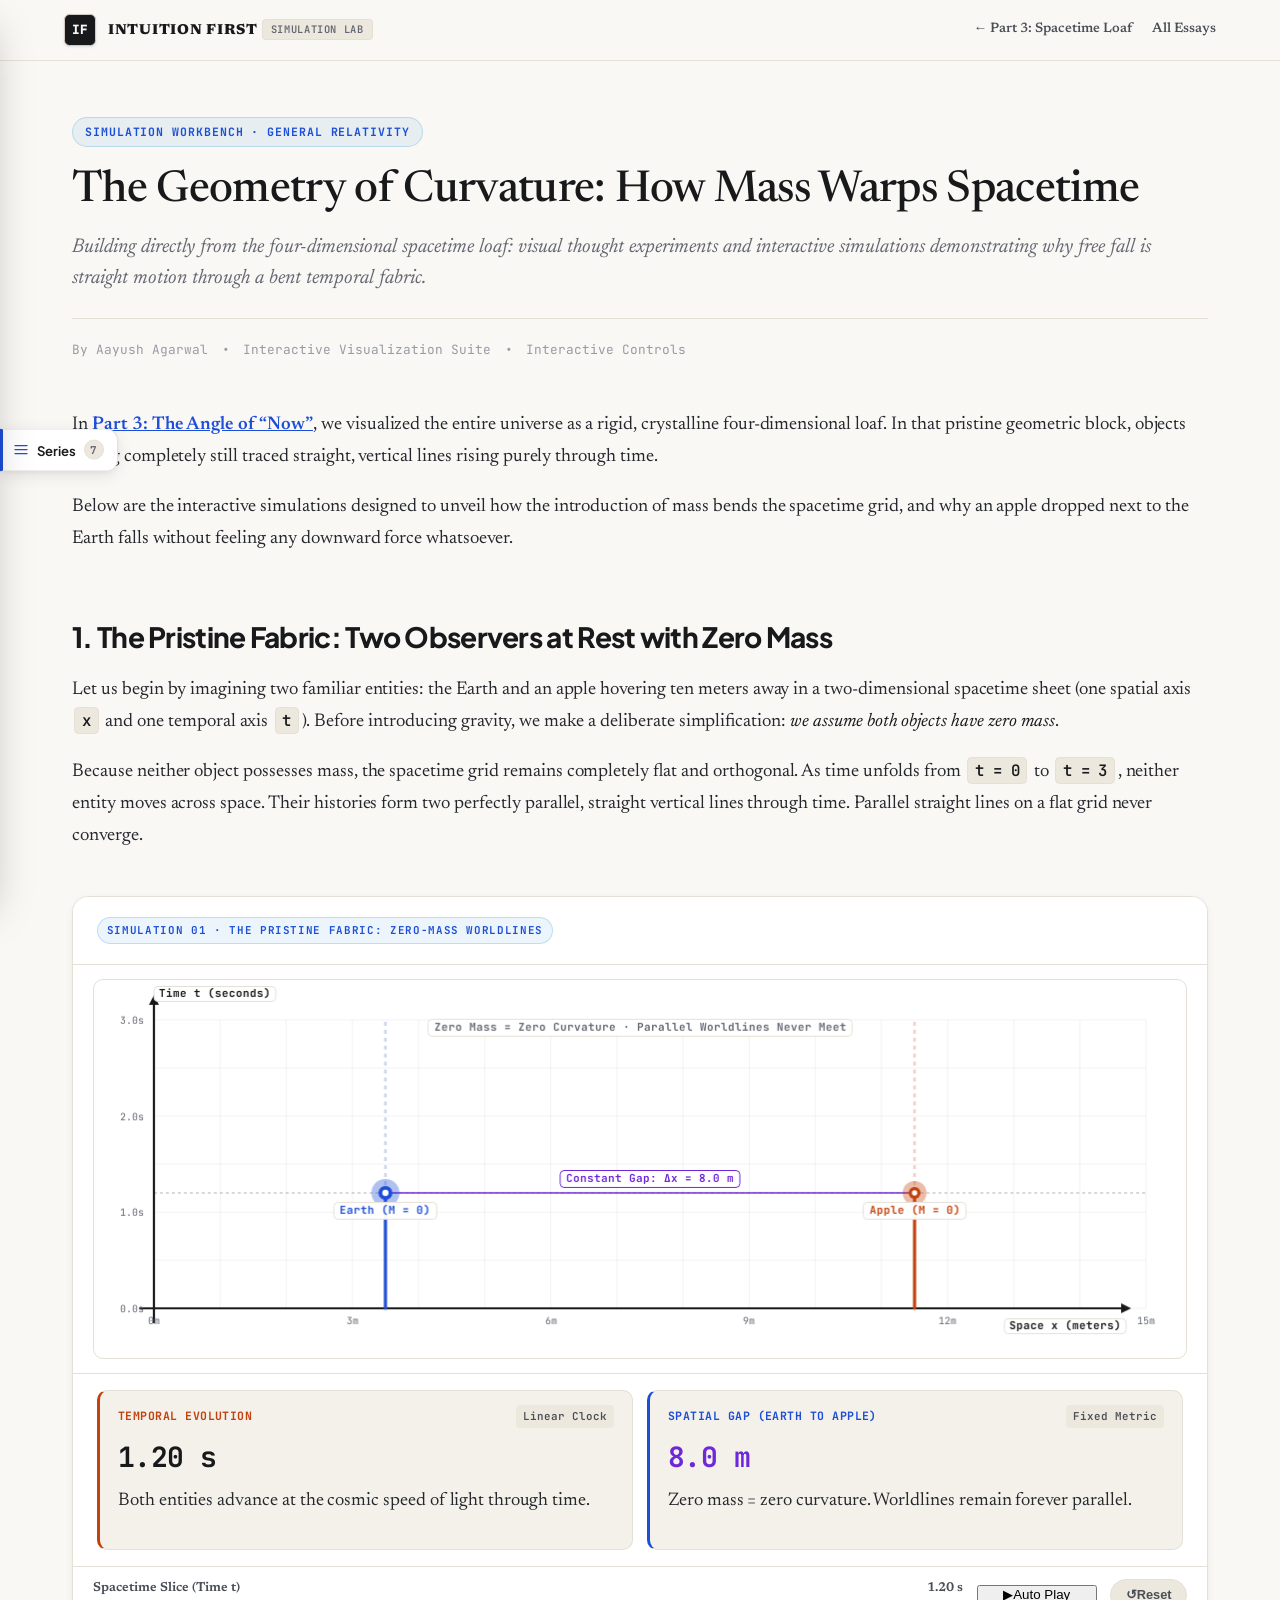
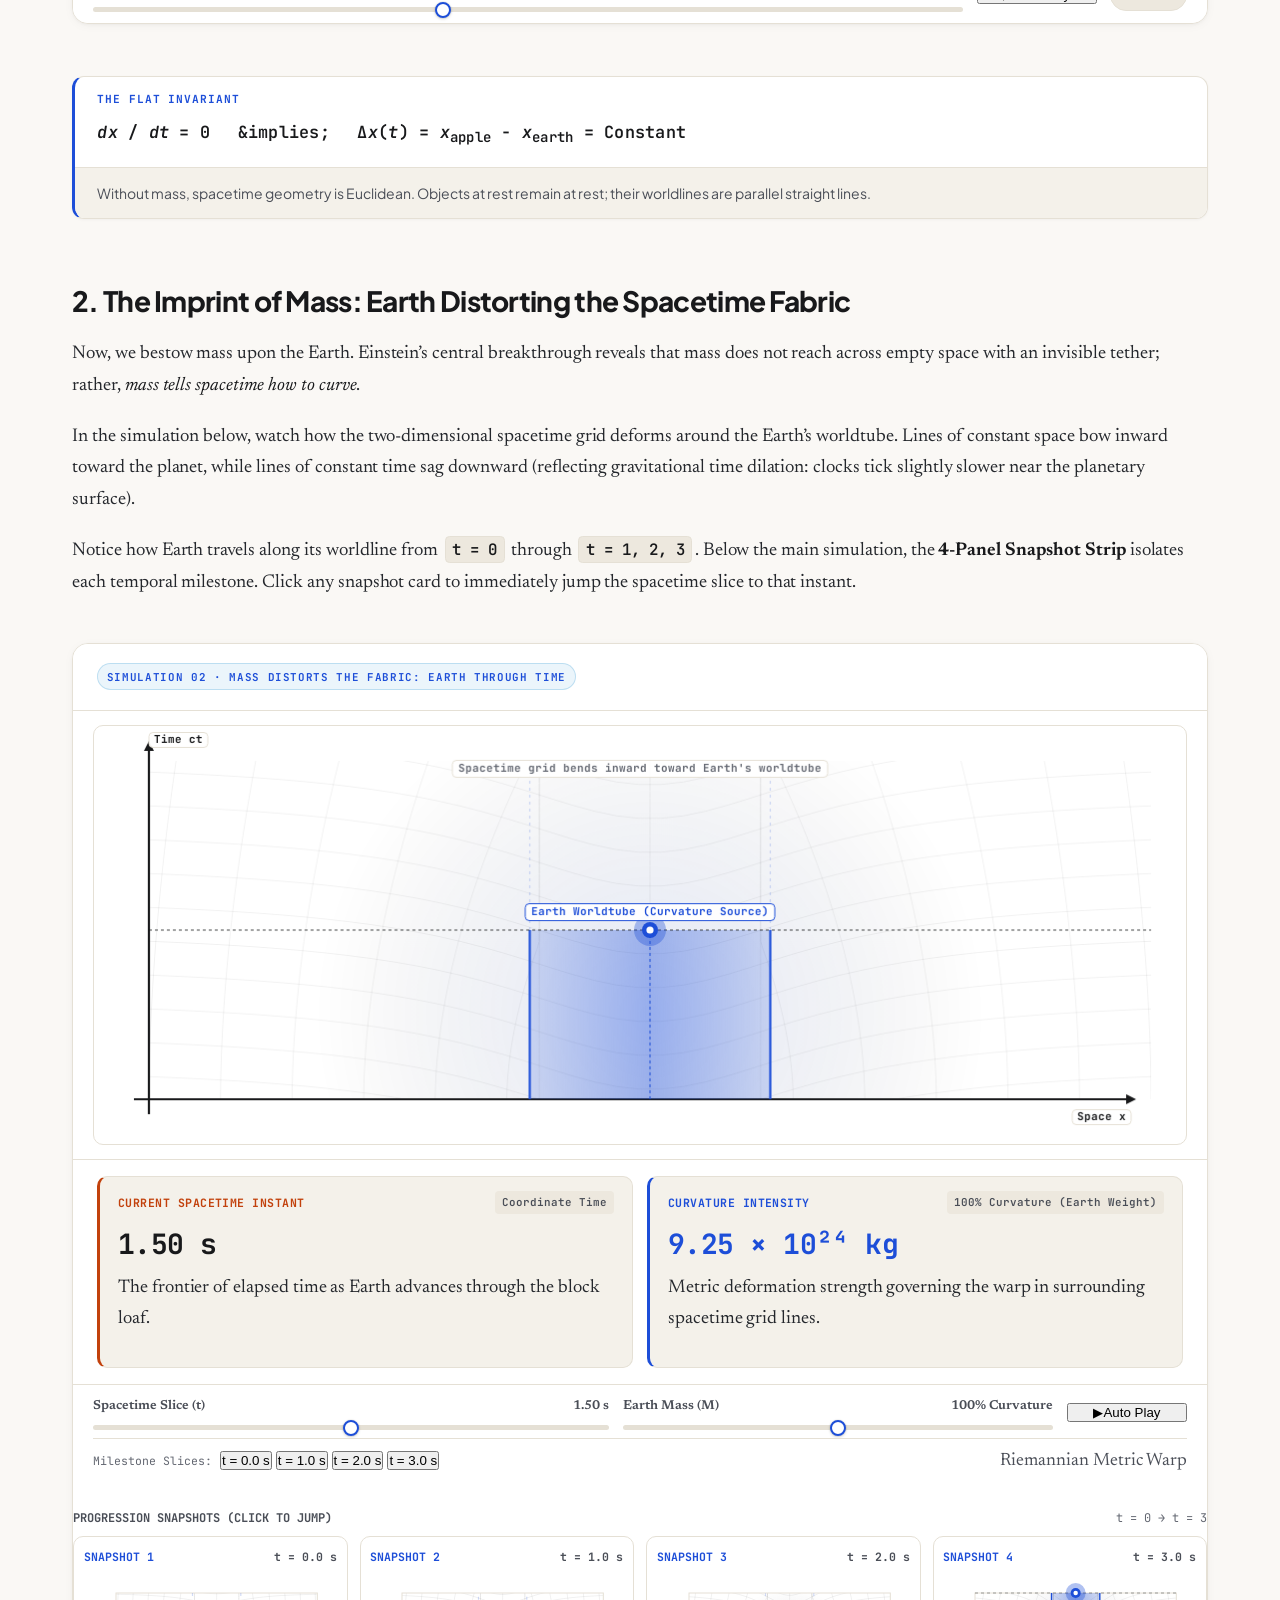
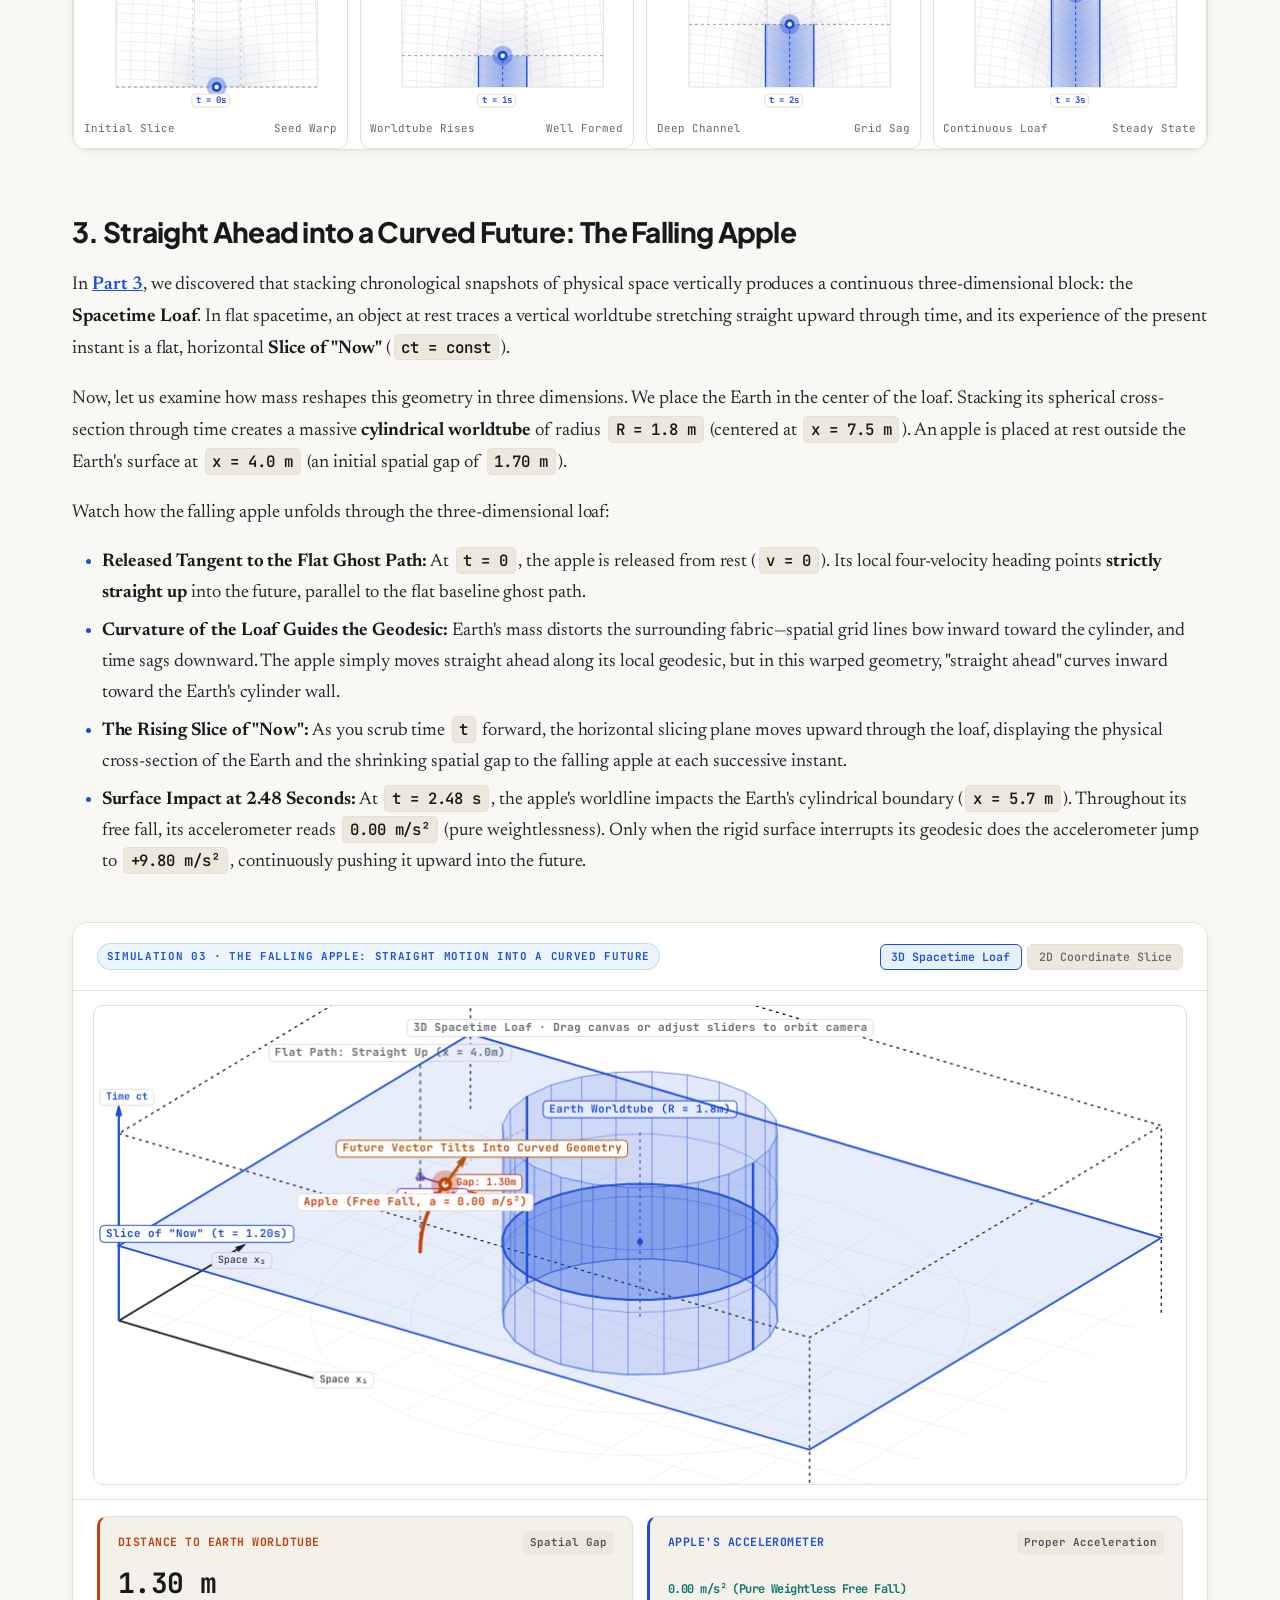
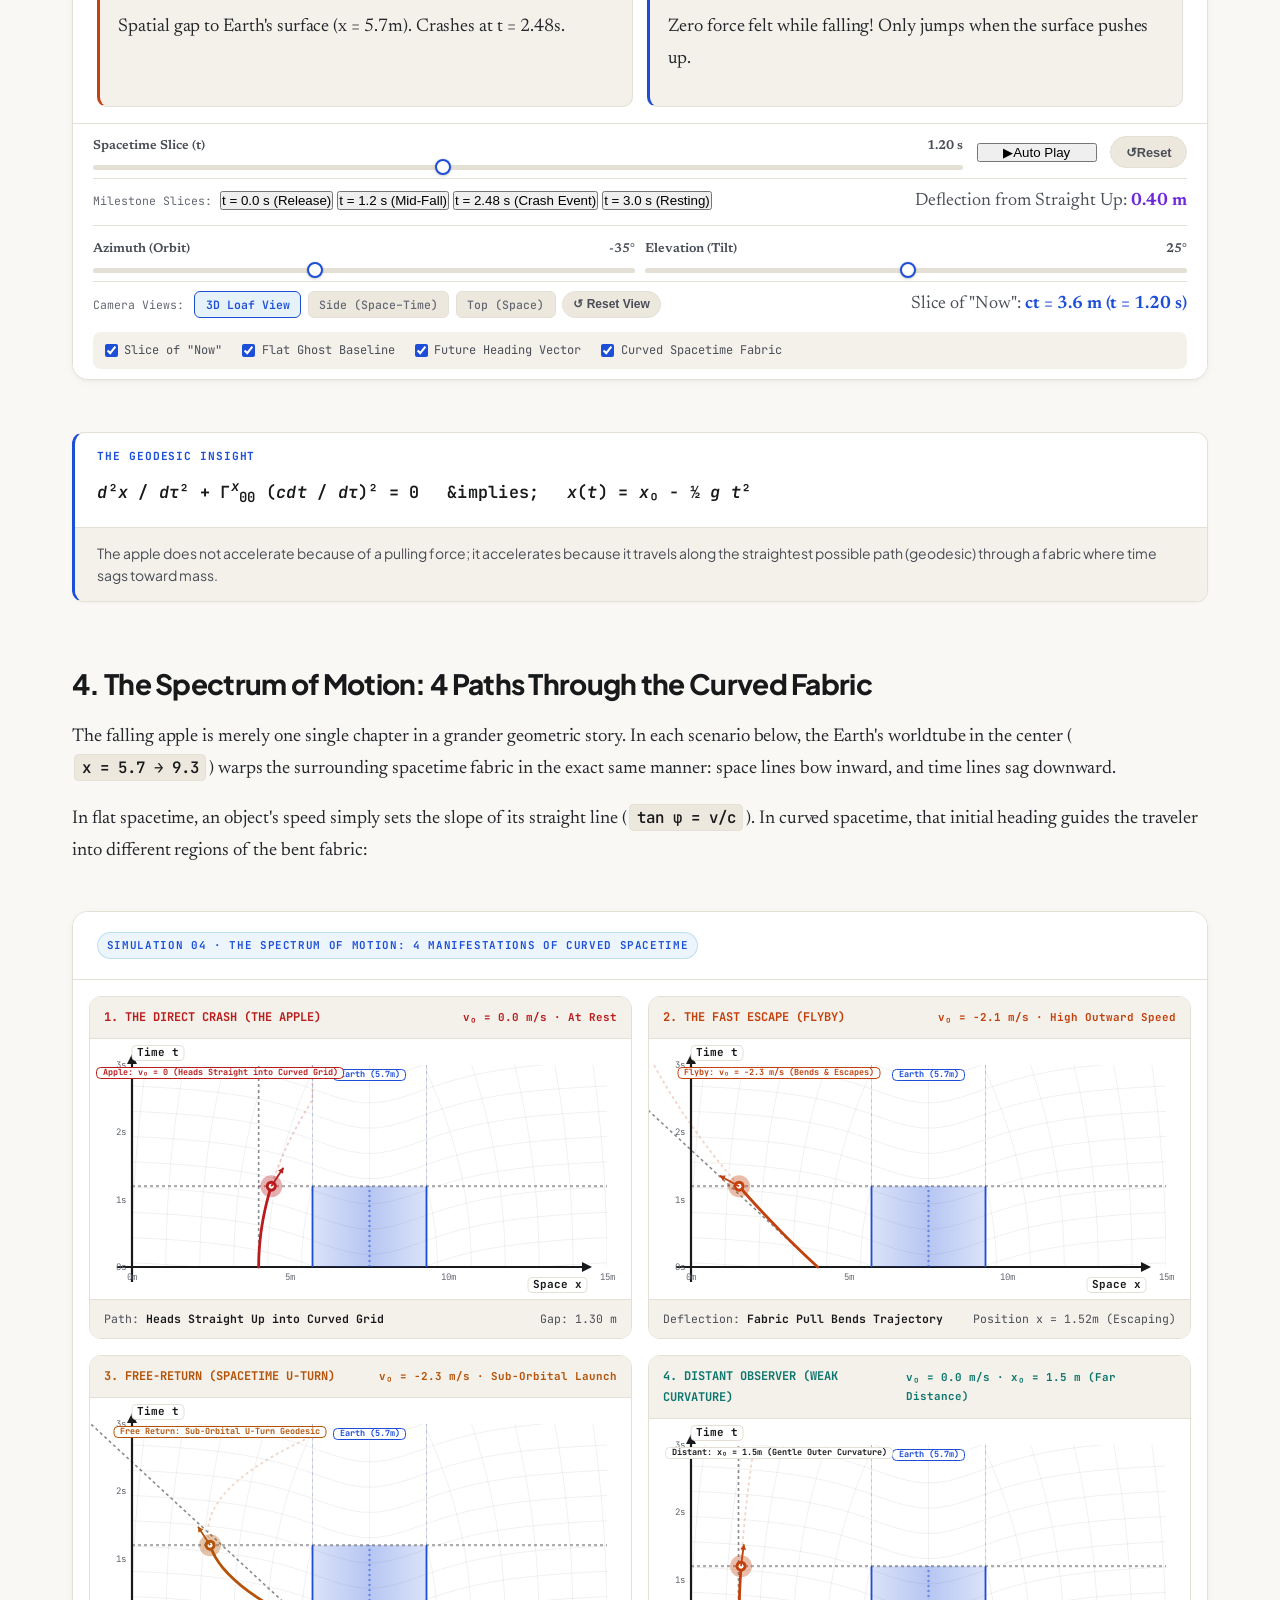
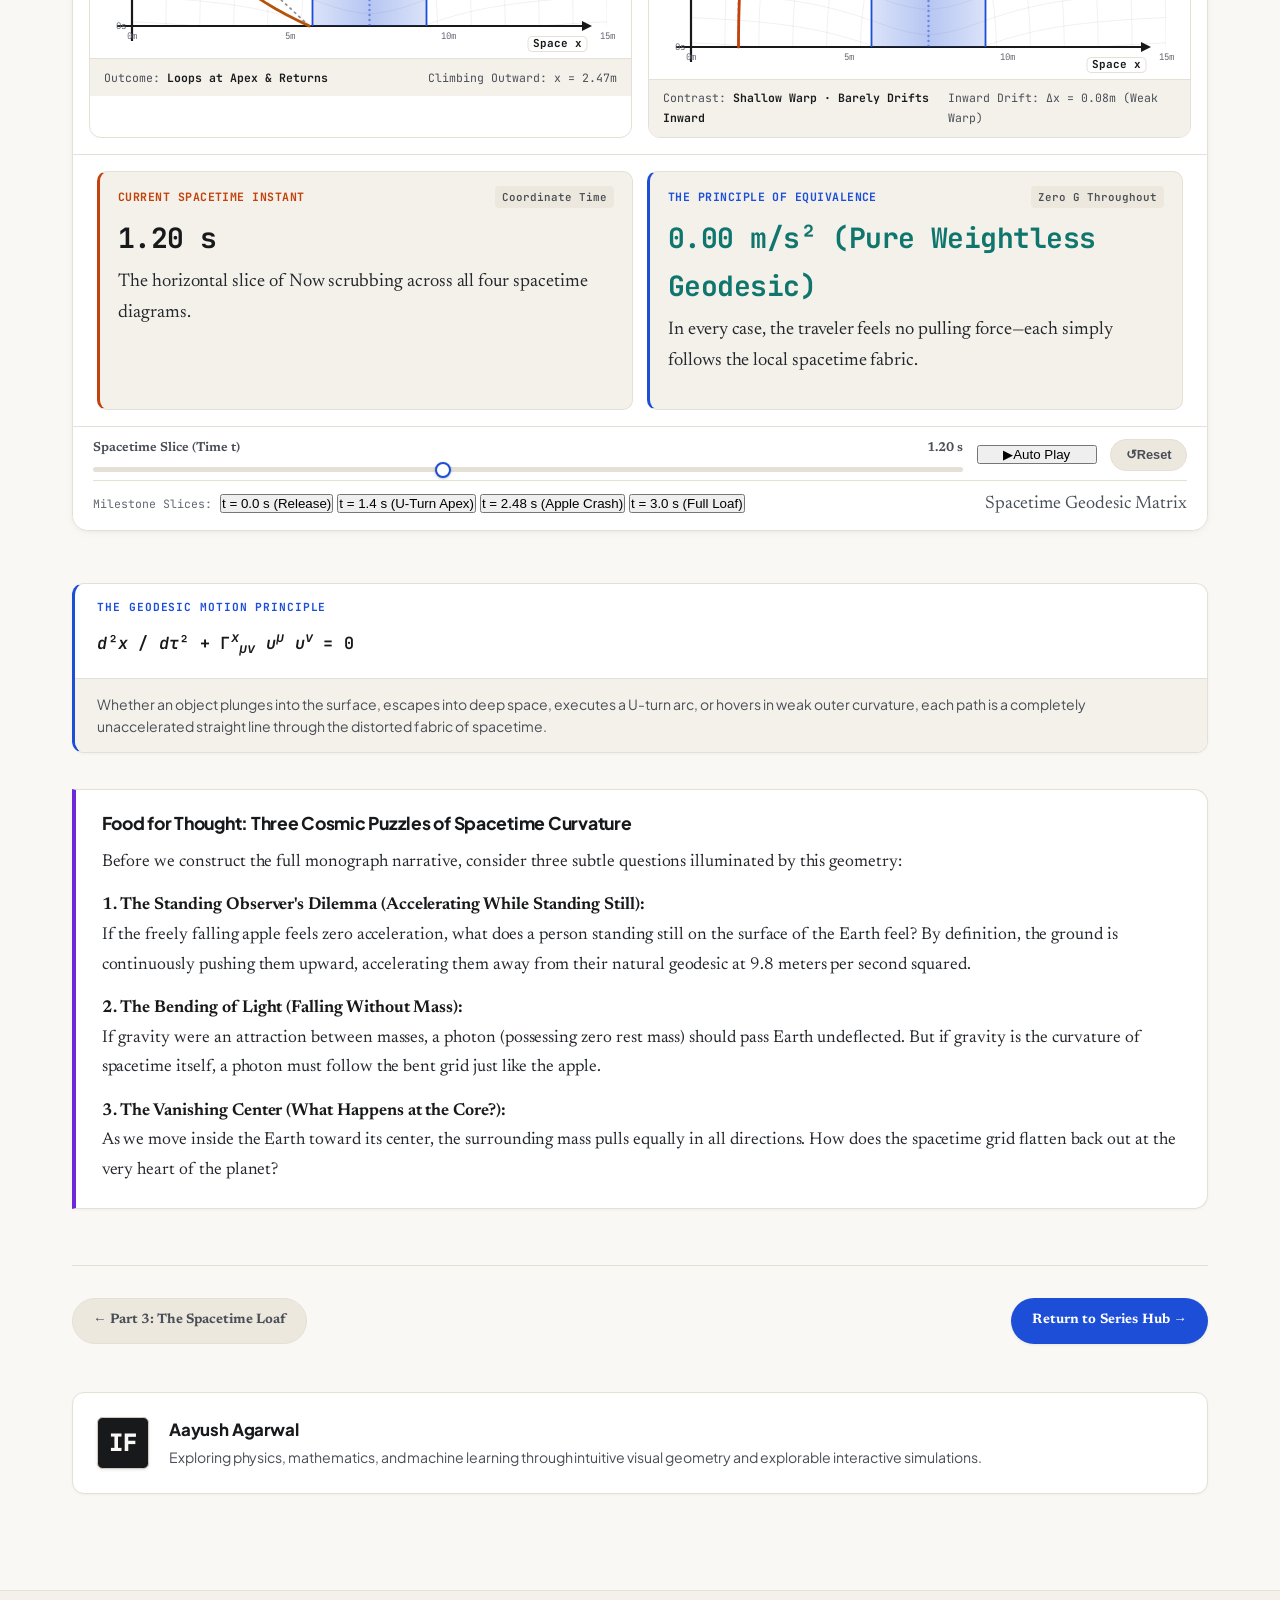
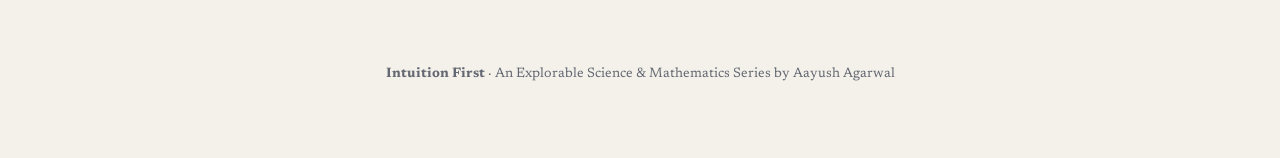
<file: posts/gravity-curvature-lab.html>
<!DOCTYPE html>
<html lang="en">

<head>
  <meta charset="UTF-8">
  <meta name="viewport" content="width=device-width, initial-scale=1.0">
  <title>Curved Spacetime & Geodesic Fall · Interactive Workbench · Intuition First</title>
  <link rel="stylesheet" href="../css/style.css">
  <meta name="description"
    content="Interactive simulation suite exploring how mass distorts the fabric of spacetime and why an apple falls along a curved future.">
  <script>
    (function () {
      var isDark = window.matchMedia && window.matchMedia('(prefers-color-scheme: dark)').matches;
      document.documentElement.setAttribute('data-theme', isDark ? 'dark' : 'light');
    })();
  </script>
  <style>
    /* Workbench-specific styling tweaks */
    .snapshot-deck {
      margin-top: 1.25rem;
    }
    .snapshot-strip-grid {
      display: grid;
      grid-template-columns: repeat(4, 1fr);
      gap: 0.75rem;
      width: 100%;
    }
    @media (max-width: 900px) {
      .snapshot-strip-grid {
        grid-template-columns: repeat(2, 1fr);
      }
    }
    @media (max-width: 500px) {
      .snapshot-strip-grid {
        grid-template-columns: 1fr;
      }
    }
    .snapshot-card {
      background: var(--bg-card);
      border: 1px solid var(--border-canvas);
      border-radius: 0.625rem;
      padding: 0.6rem;
      display: flex;
      flex-direction: column;
      gap: 0.4rem;
      cursor: pointer;
      transition: all 0.2s cubic-bezier(0.16, 1, 0.3, 1);
    }
    .snapshot-card:hover {
      border-color: var(--color-time);
      transform: translateY(-2px);
      box-shadow: 0 4px 12px rgba(0, 0, 0, 0.1);
    }
    .snapshot-card-header {
      display: flex;
      align-items: center;
      justify-content: space-between;
      font-family: var(--font-mono);
      font-size: 0.72rem;
      font-weight: 700;
    }
    .snapshot-canvas-wrap {
      width: 100%;
      height: 140px;
      position: relative;
      background: var(--bg-canvas);
      border-radius: 0.375rem;
      overflow: hidden;
    }
    .snapshot-canvas-wrap canvas {
      width: 100% !important;
      height: 100% !important;
      display: block;
    }
    .snapshot-card-footer {
      font-family: var(--font-mono);
      font-size: 0.68rem;
      color: var(--text-muted);
      display: flex;
      justify-content: space-between;
    }
    .toggle-row {
      display: flex;
      align-items: center;
      gap: 1.25rem;
      flex-wrap: wrap;
      padding: 0.5rem 0.75rem;
      background: var(--bg-card-subtle);
      border-radius: 0.5rem;
      font-family: var(--font-mono);
      font-size: 0.75rem;
    }
    .toggle-label {
      display: flex;
      align-items: center;
      gap: 0.4rem;
      cursor: pointer;
      user-select: none;
      color: var(--text-secondary);
    }
    .toggle-label input[type="checkbox"] {
      cursor: pointer;
      accent-color: var(--color-time);
    }
    /* 2x2 Trajectory Matrix Styles */
    .trajectory-grid-2x2 {
      display: grid;
      grid-template-columns: repeat(2, 1fr);
      gap: 1rem;
      padding: 1rem;
    }
    @media (max-width: 820px) {
      .trajectory-grid-2x2 {
        grid-template-columns: 1fr;
      }
    }
    .trajectory-panel-card {
      background: var(--bg-card);
      border: 1px solid var(--border-canvas);
      border-radius: 0.75rem;
      overflow: hidden;
      display: flex;
      flex-direction: column;
      transition: border-color 0.2s ease, box-shadow 0.2s ease;
    }
    .trajectory-panel-card:hover {
      border-color: var(--color-time);
      box-shadow: 0 4px 16px rgba(0, 0, 0, 0.08);
    }
    .trajectory-panel-header {
      padding: 0.65rem 0.9rem;
      background: var(--bg-card-subtle);
      border-bottom: 1px solid var(--border-subtle);
      display: flex;
      align-items: center;
      justify-content: space-between;
      font-family: var(--font-mono);
      font-size: 0.75rem;
      font-weight: 700;
    }
    .trajectory-panel-canvas-wrap {
      width: 100%;
      height: 260px;
      position: relative;
      background: var(--bg-canvas);
    }
    .trajectory-panel-canvas-wrap canvas {
      width: 100% !important;
      height: 100% !important;
      display: block;
    }
    .trajectory-panel-footer {
      padding: 0.55rem 0.85rem;
      background: var(--bg-card-subtle);
      border-top: 1px solid var(--border-subtle);
      font-family: var(--font-mono);
      font-size: 0.72rem;
      display: flex;
      align-items: center;
      justify-content: space-between;
      color: var(--text-secondary);
    }
    /* 3D Spacetime Loaf view switcher & controls */
    .view-mode-toggle {
      display: flex;
      align-items: center;
      gap: 0.35rem;
    }
    .view-mode-toggle .chip-btn {
      padding: 0.28rem 0.65rem;
      font-size: 0.72rem;
    }
    .canvas-viewport.is-3d canvas {
      cursor: grab;
    }
    .canvas-viewport.is-3d.is-dragging canvas {
      cursor: grabbing;
    }
    .orbit-controls-container {
      display: flex;
      flex-direction: column;
      gap: 0.5rem;
      padding-top: 0.5rem;
      border-top: 1px solid var(--border-subtle);
      transition: opacity 0.2s ease, max-height 0.2s ease;
    }
  </style>
</head>

<body>
  <div class="reading-progress-bar" id="reading-progress"></div>

  <!-- Top Navigation -->
  <nav class="site-nav">
    <div class="site-nav-inner">
      <a href="../index.html" class="brand-link">
        <div class="brand-badge">IF</div>
        <div>
          <span class="brand-title">INTUITION FIRST</span>
          <span class="brand-tag">SIMULATION LAB</span>
        </div>
      </a>
      <div class="nav-links">
        <a href="03-spacetime-loaf.html">← Part 3: Spacetime Loaf</a>
        <a href="../index.html">All Essays</a>
      </div>
    </div>
  </nav>

  <!-- Main Article Body -->
  <main class="wide-reading-container">

    <!-- Header -->
    <header class="article-header">
      <div class="category-tag">Simulation Workbench · General Relativity</div>
      <h1 class="article-title">The Geometry of Curvature: How Mass Warps Spacetime</h1>
      <p class="article-subtitle">
        Building directly from the four-dimensional spacetime loaf: visual thought experiments and interactive simulations
        demonstrating why free fall is straight motion through a bent temporal fabric.
      </p>
      <div class="article-meta">
        <span>By Aayush Agarwal</span>
        <span>•</span>
        <span>Interactive Visualization Suite</span>
        <span>•</span>
        <span>Interactive Controls</span>
      </div>
    </header>

    <article class="editorial-prose">
      <p>
        In <a href="03-spacetime-loaf.html" style="color:var(--color-time); font-weight:600; text-decoration:underline;">Part 3: The Angle of “Now”</a>,
        we visualized the entire universe as a rigid, crystalline four-dimensional loaf. In that pristine geometric block,
        objects sitting completely still traced straight, vertical lines rising purely through time.
      </p>
      <p>
        Below are the interactive simulations designed to unveil how the introduction of mass bends the spacetime grid,
        and why an apple dropped next to the Earth falls without feeling any downward force whatsoever.
      </p>

      <!-- =================================================================== -->
      <!-- SECTION 1: THE FLAT BASELINE -->
      <!-- =================================================================== -->
      <h2>1. The Pristine Fabric: Two Observers at Rest with Zero Mass</h2>
      <p>
        Let us begin by imagining two familiar entities: the Earth and an apple hovering ten meters away in a two-dimensional
        spacetime sheet (one spatial axis <span class="math-badge">x</span> and one temporal axis <span class="math-badge">t</span>).
        Before introducing gravity, we make a deliberate simplification: <em>we assume both objects have zero mass</em>.
      </p>
      <p>
        Because neither object possesses mass, the spacetime grid remains completely flat and orthogonal. As time unfolds
        from <span class="math-badge">t = 0</span> to <span class="math-badge">t = 3</span>, neither entity moves across space.
        Their histories form two perfectly parallel, straight vertical lines through time. Parallel straight lines on a flat
        grid never converge.
      </p>

      <!-- WIDGET 1: FLAT BASELINE -->
      <div id="widget-flat-spacetime-baseline" class="interactive-artifact artifact-wide">
        <div class="artifact-header">
          <div>
            <div class="artifact-badge">SIMULATION 01 · THE PRISTINE FABRIC: ZERO-MASS WORLDLINES</div>
          </div>
        </div>

        <div class="canvas-viewport">
          <canvas style="height: 380px;"></canvas>
        </div>

        <!-- Telemetry row -->
        <div class="twin-clocks-panel">
          <div class="clock-card amber">
            <div class="clock-meta">
              <span class="clock-label">Temporal Evolution</span>
              <span class="clock-badge">Linear Clock</span>
            </div>
            <div class="clock-time readout-time">1.20 s</div>
            <p class="clock-subtext">Both entities advance at the cosmic speed of light through time.</p>
          </div>
          <div class="clock-card cyan">
            <div class="clock-meta">
              <span class="clock-label">Spatial Gap (Earth to Apple)</span>
              <span class="clock-badge">Fixed Metric</span>
            </div>
            <div class="clock-time readout-separation" style="color:var(--color-invariant);">8.0 m</div>
            <p class="clock-subtext">Zero mass = zero curvature. Worldlines remain forever parallel.</p>
          </div>
        </div>

        <!-- Controls -->
        <div class="artifact-controls artifact-controls-deck">
          <div class="controls-strip">
            <div class="control-item" style="flex: 1;">
              <div class="control-header">
                <span class="control-label">Spacetime Slice (Time t)</span>
                <span class="control-value readout-time">1.20 s</span>
              </div>
              <input type="range" class="range-slider slider-time" min="0" max="3" step="0.02" value="1.2">
            </div>
            <button class="btn-play" style="flex-shrink: 0;">
              <span>▶</span><span>Auto Play</span>
            </button>
            <button class="btn-secondary btn-reset" style="flex-shrink: 0;">
              <span>↺</span><span>Reset</span>
            </button>
          </div>
        </div>
      </div>

      <div class="formula-card">
        <div class="formula-card-header">
          <span class="formula-tag">The Flat Invariant</span>
        </div>
        <div class="formula-body">
          <em>dx</em> / <em>dt</em> = 0 &emsp;&implies;&emsp; Δ<em>x</em>(<em>t</em>) = <em>x</em><sub>apple</sub> − <em>x</em><sub>earth</sub> = Constant
        </div>
        <div class="formula-note">
          Without mass, spacetime geometry is Euclidean. Objects at rest remain at rest; their worldlines are parallel straight lines.
        </div>
      </div>

      <!-- =================================================================== -->
      <!-- SECTION 2: MASS WARPS SPACETIME -->
      <!-- =================================================================== -->
      <h2>2. The Imprint of Mass: Earth Distorting the Spacetime Fabric</h2>
      <p>
        Now, we bestow mass upon the Earth. Einstein’s central breakthrough reveals that mass does not reach across empty space
        with an invisible tether; rather, <em>mass tells spacetime how to curve</em>.
      </p>
      <p>
        In the simulation below, watch how the two-dimensional spacetime grid deforms around the Earth’s worldtube.
        Lines of constant space bow inward toward the planet, while lines of constant time sag downward (reflecting gravitational
        time dilation: clocks tick slightly slower near the planetary surface).
      </p>
      <p>
        Notice how Earth travels along its worldline from <span class="math-badge">t = 0</span> through <span class="math-badge">t = 1, 2, 3</span>.
        Below the main simulation, the <strong>4-Panel Snapshot Strip</strong> isolates each temporal milestone. Click any
        snapshot card to immediately jump the spacetime slice to that instant.
      </p>

      <!-- WIDGET 2: EARTH WARPS SPACETIME -->
      <div id="widget-earth-warps-spacetime" class="interactive-artifact artifact-wide">
        <div class="artifact-header">
          <div>
            <div class="artifact-badge">SIMULATION 02 · MASS DISTORTS THE FABRIC: EARTH THROUGH TIME</div>
          </div>
        </div>

        <div class="canvas-viewport">
          <canvas class="main-canvas" style="height: 420px;"></canvas>
        </div>

        <!-- Telemetry -->
        <div class="twin-clocks-panel">
          <div class="clock-card amber">
            <div class="clock-meta">
              <span class="clock-label">Current Spacetime Instant</span>
              <span class="clock-badge">Coordinate Time</span>
            </div>
            <div class="clock-time readout-time">1.50 s</div>
            <p class="clock-subtext">The frontier of elapsed time as Earth advances through the block loaf.</p>
          </div>
          <div class="clock-card cyan">
            <div class="clock-meta">
              <span class="clock-label">Curvature Intensity</span>
              <span class="clock-badge readout-curvature">100% Curvature</span>
            </div>
            <div class="clock-time readout-mass" style="color:var(--color-time);">9.25 × 10²⁴ kg</div>
            <p class="clock-subtext">Metric deformation strength governing the warp in surrounding spacetime grid lines.</p>
          </div>
        </div>

        <!-- Controls Deck -->
        <div class="artifact-controls artifact-controls-deck">
          <!-- Row 1: Scrubbers -->
          <div class="controls-strip">
            <div class="control-item" style="flex: 1.2;">
              <div class="control-header">
                <span class="control-label">Spacetime Slice (t)</span>
                <span class="control-value readout-time">1.50 s</span>
              </div>
              <input type="range" class="range-slider slider-time" min="0" max="3" step="0.02" value="1.5">
            </div>

            <div class="control-item" style="flex: 1;">
              <div class="control-header">
                <span class="control-label">Earth Mass (M)</span>
                <span class="control-value readout-curvature">100% Curvature</span>
              </div>
              <input type="range" class="range-slider slider-mass" min="0" max="2.0" step="0.05" value="1.0">
            </div>

            <button class="btn-play" style="flex-shrink: 0;">
              <span>▶</span><span>Auto Play</span>
            </button>
          </div>

          <!-- Row 2: Preset Chips -->
          <div class="controls-preset-row">
            <div class="controls-preset-chips">
              <span style="font-family: var(--font-mono); font-size: 0.72rem; color: var(--text-muted); align-self: center; margin-right: 0.25rem;">Milestone Slices:</span>
              <button class="chip preset-time-chip" data-time="0.0">t = 0.0 s</button>
              <button class="chip preset-time-chip" data-time="1.0">t = 1.0 s</button>
              <button class="chip preset-time-chip" data-time="2.0">t = 2.0 s</button>
              <button class="chip preset-time-chip" data-time="3.0">t = 3.0 s</button>
            </div>
            <span class="controls-preset-tag">Riemannian Metric Warp</span>
          </div>
        </div>

        <!-- 4-PANEL SNAPSHOT STRIP -->
        <div class="snapshot-deck">
          <div style="font-family: var(--font-mono); font-size: 0.75rem; font-weight: 700; color: var(--text-secondary); margin-bottom: 0.5rem; display: flex; align-items: center; justify-content: space-between;">
            <span>PROGRESSION SNAPSHOTS (CLICK TO JUMP)</span>
            <span style="color: var(--text-muted); font-weight: 400;">t = 0 → t = 3</span>
          </div>

          <div class="snapshot-strip-grid">
            <!-- Panel 0 -->
            <div class="snapshot-card" data-time="0.0">
              <div class="snapshot-card-header">
                <span style="color: var(--color-time);">SNAPSHOT 1</span>
                <span>t = 0.0 s</span>
              </div>
              <div class="snapshot-canvas-wrap">
                <canvas></canvas>
              </div>
              <div class="snapshot-card-footer">
                <span>Initial Slice</span>
                <span>Seed Warp</span>
              </div>
            </div>

            <!-- Panel 1 -->
            <div class="snapshot-card" data-time="1.0">
              <div class="snapshot-card-header">
                <span style="color: var(--color-time);">SNAPSHOT 2</span>
                <span>t = 1.0 s</span>
              </div>
              <div class="snapshot-canvas-wrap">
                <canvas></canvas>
              </div>
              <div class="snapshot-card-footer">
                <span>Worldtube Rises</span>
                <span>Well Formed</span>
              </div>
            </div>

            <!-- Panel 2 -->
            <div class="snapshot-card" data-time="2.0">
              <div class="snapshot-card-header">
                <span style="color: var(--color-time);">SNAPSHOT 3</span>
                <span>t = 2.0 s</span>
              </div>
              <div class="snapshot-canvas-wrap">
                <canvas></canvas>
              </div>
              <div class="snapshot-card-footer">
                <span>Deep Channel</span>
                <span>Grid Sag</span>
              </div>
            </div>

            <!-- Panel 3 -->
            <div class="snapshot-card" data-time="3.0">
              <div class="snapshot-card-header">
                <span style="color: var(--color-time);">SNAPSHOT 4</span>
                <span>t = 3.0 s</span>
              </div>
              <div class="snapshot-canvas-wrap">
                <canvas></canvas>
              </div>
              <div class="snapshot-card-footer">
                <span>Continuous Loaf</span>
                <span>Steady State</span>
              </div>
            </div>
          </div>
        </div>
      </div>

      <!-- =================================================================== -->
      <!-- SECTION 3: THE FALLING APPLE -->
      <!-- =================================================================== -->
      <h2>3. Straight Ahead into a Curved Future: The Falling Apple</h2>
      <p>
        In <a href="03-spacetime-loaf.html" style="color:var(--color-time); font-weight:600; text-decoration:underline;">Part 3</a>,
        we discovered that stacking chronological snapshots of physical space vertically produces a continuous three-dimensional block:
        the <strong>Spacetime Loaf</strong>. In flat spacetime, an object at rest traces a vertical worldtube stretching straight upward through time,
        and its experience of the present instant is a flat, horizontal <strong>Slice of "Now"</strong> (<span class="math-badge">ct = const</span>).
      </p>
      <p>
        Now, let us examine how mass reshapes this geometry in three dimensions. We place the Earth in the center of the loaf. Stacking its spherical cross-section through
        time creates a massive <strong>cylindrical worldtube</strong> of radius <span class="math-badge">R = 1.8 m</span> (centered at <span class="math-badge">x = 7.5 m</span>).
        An apple is placed at rest outside the Earth's surface at <span class="math-badge">x = 4.0 m</span> (an initial spatial gap of <span class="math-badge">1.70 m</span>).
      </p>
      <p>
        Watch how the falling apple unfolds through the three-dimensional loaf:
      </p>
      <ul>
        <li><strong>Released Tangent to the Flat Ghost Path:</strong> At <span class="math-badge">t = 0</span>, the apple is released from rest (<span class="math-badge">v = 0</span>). Its local four-velocity heading points <strong>strictly straight up</strong> into the future, parallel to the flat baseline ghost path.</li>
        <li><strong>Curvature of the Loaf Guides the Geodesic:</strong> Earth's mass distorts the surrounding fabric—spatial grid lines bow inward toward the cylinder, and time sags downward. The apple simply moves straight ahead along its local geodesic, but in this warped geometry, "straight ahead" curves inward toward the Earth's cylinder wall.</li>
        <li><strong>The Rising Slice of "Now":</strong> As you scrub time <span class="math-badge">t</span> forward, the horizontal slicing plane moves upward through the loaf, displaying the physical cross-section of the Earth and the shrinking spatial gap to the falling apple at each successive instant.</li>
        <li><strong>Surface Impact at 2.48 Seconds:</strong> At <span class="math-badge">t = 2.48 s</span>, the apple's worldline impacts the Earth's cylindrical boundary (<span class="math-badge">x = 5.7 m</span>). Throughout its free fall, its accelerometer reads <span class="math-badge">0.00 m/s²</span> (pure weightlessness). Only when the rigid surface interrupts its geodesic does the accelerometer jump to <span class="math-badge">+9.80 m/s²</span>, continuously pushing it upward into the future.</li>
      </ul>

      <!-- WIDGET 3: APPLE IN CURVED SPACETIME (3D SPACETIME LOAF) -->
      <div id="widget-apple-curved-future" class="interactive-artifact artifact-wide">
        <div class="artifact-header">
          <div>
            <div class="artifact-badge">SIMULATION 03 · THE FALLING APPLE: STRAIGHT MOTION INTO A CURVED FUTURE</div>
          </div>
          <div class="view-mode-toggle">
            <button class="chip-btn btn-view-mode active" data-view="3d">3D Spacetime Loaf</button>
            <button class="chip-btn btn-view-mode" data-view="2d">2D Coordinate Slice</button>
          </div>
        </div>

        <div class="canvas-viewport is-3d">
          <canvas style="height: 480px;"></canvas>
        </div>

        <!-- Telemetry -->
        <div class="twin-clocks-panel">
          <div class="clock-card amber">
            <div class="clock-meta">
              <span class="clock-label">Distance to Earth Worldtube</span>
              <span class="clock-badge">Spatial Gap</span>
            </div>
            <div class="clock-time readout-distance">1.70 m</div>
            <p class="clock-subtext">Spatial gap to Earth's surface (x = 5.7m). Crashes at t = 2.48s.</p>
          </div>
          <div class="clock-card cyan">
            <div class="clock-meta">
              <span class="clock-label">Apple's Accelerometer</span>
              <span class="clock-badge">Proper Acceleration</span>
            </div>
            <div class="clock-time readout-accel">0.00 m/s² (Pure Weightless Free Fall)</div>
            <p class="clock-subtext">Zero force felt while falling! Only jumps when the surface pushes up.</p>
          </div>
        </div>

        <!-- Controls Deck -->
        <div class="artifact-controls artifact-controls-deck">
          <!-- Row 1: Primary Scrubbers -->
          <div class="controls-strip">
            <div class="control-item" style="flex: 1.5;">
              <div class="control-header">
                <span class="control-label">Spacetime Slice (t)</span>
                <span class="control-value readout-time">1.20 s</span>
              </div>
              <input type="range" class="range-slider slider-time" min="0" max="3" step="0.02" value="1.2">
            </div>

            <button class="btn-play" style="flex-shrink: 0;">
              <span>▶</span><span>Auto Play</span>
            </button>
            <button class="btn-secondary btn-reset" style="flex-shrink: 0;">
              <span>↺</span><span>Reset</span>
            </button>
          </div>

          <!-- Row 2: Milestone Preset Chips & Metric Tag -->
          <div class="controls-preset-row">
            <div class="controls-preset-chips">
              <span style="font-family: var(--font-mono); font-size: 0.72rem; color: var(--text-muted); align-self: center; margin-right: 0.25rem;">Milestone Slices:</span>
              <button class="chip preset-apple-chip" data-time="0.0">t = 0.0 s (Release)</button>
              <button class="chip preset-apple-chip" data-time="1.2">t = 1.2 s (Mid-Fall)</button>
              <button class="chip preset-apple-chip" data-time="2.48">t = 2.48 s (Crash Event)</button>
              <button class="chip preset-apple-chip" data-time="3.0">t = 3.0 s (Resting)</button>
            </div>
            <span class="controls-preset-tag">Deflection from Straight Up: <strong class="readout-deflection" style="color:var(--color-invariant);">0.00 m</strong></span>
          </div>

          <!-- Row 3: 3D Camera Controls Deck (Orbit & Tilt) -->
          <div class="orbit-controls-container">
            <div class="orbit-sliders-grid" style="padding-top: 0.25rem;">
              <div class="control-item">
                <div class="control-header">
                  <span class="control-label">Azimuth (Orbit)</span>
                  <span class="control-value readout-cam-az">-35°</span>
                </div>
                <input type="range" class="range-slider slider-azimuth" min="-3.14" max="3.14" step="0.05" value="-0.61">
              </div>
              <div class="control-item">
                <div class="control-header">
                  <span class="control-label">Elevation (Tilt)</span>
                  <span class="control-value readout-cam-el">25°</span>
                </div>
                <input type="range" class="range-slider slider-elevation" min="-0.35" max="1.30" step="0.05" value="0.44">
              </div>
            </div>
            <div class="controls-preset-row">
              <div class="preset-chips">
                <span style="font-family: var(--font-mono); font-size: 0.72rem; color: var(--text-muted); align-self: center; margin-right: 0.25rem;">Camera Views:</span>
                <button class="chip-btn chip-cam-preset active" data-preset="default" data-az="-0.61" data-el="0.44">3D Loaf View</button>
                <button class="chip-btn chip-cam-preset" data-az="0" data-el="0">Side (Space–Time)</button>
                <button class="chip-btn chip-cam-preset" data-az="0" data-el="1.30">Top (Space)</button>
                <button class="btn-secondary btn-reset-view" style="padding: 0.25rem 0.65rem; font-size: 0.75rem;">↺ Reset View</button>
              </div>
              <span class="controls-preset-tag">Slice of "Now": <strong class="readout-slice-tag" style="color:var(--color-time);">ct = const (Δt = 0)</strong></span>
            </div>
          </div>

          <!-- Row 4: Feature Toggles -->
          <div class="toggle-row" style="margin-top: 0.25rem;">
            <label class="toggle-label">
              <input type="checkbox" class="toggle-slice" checked>
              <span>Slice of "Now"</span>
            </label>
            <label class="toggle-label">
              <input type="checkbox" class="toggle-ghost" checked>
              <span>Flat Ghost Baseline</span>
            </label>
            <label class="toggle-label">
              <input type="checkbox" class="toggle-vector" checked>
              <span>Future Heading Vector</span>
            </label>
            <label class="toggle-label">
              <input type="checkbox" class="toggle-fabric" checked>
              <span>Curved Spacetime Fabric</span>
            </label>
          </div>
        </div>
      </div>

      <div class="formula-card">
        <div class="formula-card-header">
          <span class="formula-tag">The Geodesic Insight</span>
        </div>
        <div class="formula-body">
          <em>d</em>²<em>x</em> / <em>dτ</em>² + Γ<sup><em>x</em></sup><sub>00</sub> (<em>cdt</em> / <em>dτ</em>)² = 0 &emsp;&implies;&emsp; <em>x</em>(<em>t</em>) = <em>x</em>₀ − ½ <em>g t</em>²
        </div>
        <div class="formula-note">
          The apple does not accelerate because of a pulling force; it accelerates because it travels along the straightest possible path (geodesic) through a fabric where time sags toward mass.
        </div>
      </div>

      <!-- =================================================================== -->
      <!-- SECTION 4: THE SPECTRUM OF MOTION (2x2 SPACETIME MATRIX) -->
      <!-- =================================================================== -->
      <h2>4. The Spectrum of Motion: 4 Paths Through the Curved Fabric</h2>
      <p>
        The falling apple is merely one single chapter in a grander geometric story. In each scenario below, the Earth's
        worldtube in the center (<span class="math-badge">x = 5.7 → 9.3</span>) warps the surrounding spacetime fabric in the
        exact same manner: space lines bow inward, and time lines sag downward.
      </p>
      <p>
        In flat spacetime, an object's speed simply sets the slope of its straight line (<span class="math-badge">tan φ = v/c</span>).
        In curved spacetime, that initial heading guides the traveler into different regions of the bent fabric:
      </p>

      <!-- WIDGET 4: 2x2 SPACETIME MATRIX -->
      <div id="widget-trajectory-matrix" class="interactive-artifact artifact-wide">
        <div class="artifact-header">
          <div>
            <div class="artifact-badge">SIMULATION 04 · THE SPECTRUM OF MOTION: 4 MANIFESTATIONS OF CURVED SPACETIME</div>
          </div>
        </div>

        <!-- 2x2 Grid Container -->
        <div class="trajectory-grid-2x2">
          <!-- Panel 1: Direct Fall / Crash -->
          <div class="trajectory-panel-card" data-panel="crash">
            <div class="trajectory-panel-header">
              <span style="color: var(--color-danger);">1. THE DIRECT CRASH (THE APPLE)</span>
              <span class="panel-status-badge" style="color: var(--color-danger); font-size: 0.68rem;">v₀ = 0.0 m/s · At Rest</span>
            </div>
            <div class="trajectory-panel-canvas-wrap">
              <canvas class="canvas-panel-crash"></canvas>
            </div>
            <div class="trajectory-panel-footer">
              <span>Path: <strong>Heads Straight Up into Curved Grid</strong></span>
              <span class="panel-readout-alt">Crash at t = 2.48s</span>
            </div>
          </div>

          <!-- Panel 2: Fast Outward Escape / Flyby -->
          <div class="trajectory-panel-card" data-panel="flyby">
            <div class="trajectory-panel-header">
              <span style="color: var(--color-space);">2. THE FAST ESCAPE (FLYBY)</span>
              <span class="panel-status-badge" style="color: var(--color-space); font-size: 0.68rem;">v₀ = −2.1 m/s · High Outward Speed</span>
            </div>
            <div class="trajectory-panel-canvas-wrap">
              <canvas class="canvas-panel-flyby"></canvas>
            </div>
            <div class="trajectory-panel-footer">
              <span>Deflection: <strong>Fabric Pull Bends Trajectory</strong></span>
              <span class="panel-readout-alt">Escapes into Deep Space</span>
            </div>
          </div>

          <!-- Panel 3: Free-Return Slingshot (The Spacetime U-Turn) -->
          <div class="trajectory-panel-card" data-panel="slingshot">
            <div class="trajectory-panel-header">
              <span style="color: var(--color-photon);">3. FREE-RETURN (SPACETIME U-TURN)</span>
              <span class="panel-status-badge" style="color: var(--color-photon); font-size: 0.68rem;">v₀ = −2.3 m/s · Sub-Orbital Launch</span>
            </div>
            <div class="trajectory-panel-canvas-wrap">
              <canvas class="canvas-panel-slingshot"></canvas>
            </div>
            <div class="trajectory-panel-footer">
              <span>Outcome: <strong>Loops at Apex &amp; Returns</strong></span>
              <span class="panel-readout-alt">Apex at t = 1.40s</span>
            </div>
          </div>

          <!-- Panel 4: Distant Infall (Distance Contrast) -->
          <div class="trajectory-panel-card" data-panel="orbit">
            <div class="trajectory-panel-header">
              <span style="color: var(--color-emerald);">4. DISTANT OBSERVER (WEAK CURVATURE)</span>
              <span class="panel-status-badge" style="color: var(--color-emerald); font-size: 0.68rem;">v₀ = 0.0 m/s · x₀ = 1.5 m (Far Distance)</span>
            </div>
            <div class="trajectory-panel-canvas-wrap">
              <canvas class="canvas-panel-orbit"></canvas>
            </div>
            <div class="trajectory-panel-footer">
              <span>Contrast: <strong>Shallow Warp · Barely Drifts Inward</strong></span>
              <span class="panel-readout-alt">Δx = 0.34m at t = 2.48s</span>
            </div>
          </div>
        </div>

        <!-- Synchronized Telemetry Clocks -->
        <div class="twin-clocks-panel">
          <div class="clock-card amber">
            <div class="clock-meta">
              <span class="clock-label">Current Spacetime Instant</span>
              <span class="clock-badge">Coordinate Time</span>
            </div>
            <div class="clock-time readout-time">1.20 s</div>
            <p class="clock-subtext">The horizontal slice of Now scrubbing across all four spacetime diagrams.</p>
          </div>
          <div class="clock-card cyan">
            <div class="clock-meta">
              <span class="clock-label">The Principle of Equivalence</span>
              <span class="clock-badge">Zero G Throughout</span>
            </div>
            <div class="clock-time" style="color: var(--color-emerald);">0.00 m/s² (Pure Weightless Geodesic)</div>
            <p class="clock-subtext">In every case, the traveler feels no pulling force—each simply follows the local spacetime fabric.</p>
          </div>
        </div>

        <!-- Synchronized Controls Deck -->
        <div class="artifact-controls artifact-controls-deck">
          <!-- Row 1: Primary Scrubber -->
          <div class="controls-strip">
            <div class="control-item" style="flex: 1.5;">
              <div class="control-header">
                <span class="control-label">Spacetime Slice (Time t)</span>
                <span class="control-value readout-time">1.20 s</span>
              </div>
              <input type="range" class="range-slider slider-time" min="0" max="3" step="0.02" value="1.2">
            </div>

            <button class="btn-play" style="flex-shrink: 0;">
              <span>▶</span><span>Auto Play</span>
            </button>
            <button class="btn-secondary btn-reset" style="flex-shrink: 0;">
              <span>↺</span><span>Reset</span>
            </button>
          </div>

          <!-- Row 2: Milestone Presets -->
          <div class="controls-preset-row">
            <div class="controls-preset-chips">
              <span style="font-family: var(--font-mono); font-size: 0.72rem; color: var(--text-muted); align-self: center; margin-right: 0.25rem;">Milestone Slices:</span>
              <button class="chip preset-matrix-chip" data-time="0.0">t = 0.0 s (Release)</button>
              <button class="chip preset-matrix-chip active" data-time="1.4">t = 1.4 s (U-Turn Apex)</button>
              <button class="chip preset-matrix-chip" data-time="2.48">t = 2.48 s (Apple Crash)</button>
              <button class="chip preset-matrix-chip" data-time="3.0">t = 3.0 s (Full Loaf)</button>
            </div>
            <span class="controls-preset-tag">Spacetime Geodesic Matrix</span>
          </div>
        </div>
      </div>

      <div class="formula-card">
        <div class="formula-card-header">
          <span class="formula-tag">The Geodesic Motion Principle</span>
        </div>
        <div class="formula-body">
          <em>d</em>²<em>x</em> / <em>dτ</em>² + Γ<sup><em>x</em></sup><sub><em>μν</em></sub> <em>u</em><sup><em>μ</em></sup> <em>u</em><sup><em>ν</em></sup> = 0
        </div>
        <div class="formula-note">
          Whether an object plunges into the surface, escapes into deep space, executes a U-turn arc, or hovers in weak outer curvature, each path is a completely unaccelerated straight line through the distorted fabric of spacetime.
        </div>
      </div>

      <!-- Food for Thought -->
      <div class="insight-callout">
        <h4>Food for Thought: Three Cosmic Puzzles of Spacetime Curvature</h4>
        <p>Before we construct the full monograph narrative, consider three subtle questions illuminated by this geometry:</p>
        <p>
          <strong>1. The Standing Observer's Dilemma (Accelerating While Standing Still):</strong><br>
          If the freely falling apple feels zero acceleration, what does a person standing still on the surface of the Earth feel? By definition, the ground is continuously pushing them upward, accelerating them away from their natural geodesic at 9.8 meters per second squared.
        </p>
        <p>
          <strong>2. The Bending of Light (Falling Without Mass):</strong><br>
          If gravity were an attraction between masses, a photon (possessing zero rest mass) should pass Earth undeflected. But if gravity is the curvature of spacetime itself, a photon must follow the bent grid just like the apple.
        </p>
        <p>
          <strong>3. The Vanishing Center (What Happens at the Core?):</strong><br>
          As we move inside the Earth toward its center, the surrounding mass pulls equally in all directions. How does the spacetime grid flatten back out at the very heart of the planet?
        </p>
      </div>

      <!-- Series Pager -->
      <div class="series-pager">
        <a href="03-spacetime-loaf.html" class="btn-secondary">← Part 3: The Spacetime Loaf</a>
        <a href="../index.html" class="btn-primary">Return to Series Hub →</a>
      </div>

      <!-- Author Bio -->
      <div class="article-author">
        <div class="brand-badge">IF</div>
        <div>
          <h4>Aayush Agarwal</h4>
          <p>
            Exploring physics, mathematics, and machine learning through intuitive visual geometry and explorable
            interactive simulations.
          </p>
        </div>
      </div>
    </article>
  </main>

  <!-- Site Footer -->
  <footer class="site-footer">
    <div class="wide-container">
      <p><strong>Intuition First</strong> · An Explorable Science & Mathematics Series by Aayush Agarwal</p>
    </div>
  </footer>

  <!-- Scripts -->
  <script src="../js/core.js"></script>
  <script src="../js/gravity-curvature.js"></script>
</body>

</html>
</file>
<file: css/style.css>
/* ==========================================================================
   Intuition First - Core Design System & Styling
   Minimal, Modern, Precision Scientific Aesthetic
   ========================================================================== */

@import url('https://fonts.googleapis.com/css2?family=Plus+Jakarta+Sans:wght@400;500;600;700;800&family=JetBrains+Mono:wght@400;500;600;700&family=Newsreader:ital,opsz,wght@0,6..72,400;0,6..72,500;0,6..72,600;1,6..72,400&family=Inter:wght@400;500;600;700&display=swap');

/* ==========================================================================
   MONOGRAPH THEME: LIGHT & DARK MODES
   ========================================================================== */

/* 1. MONOGRAPH - LIGHT (Default: Warm Archival Parchment / Editorial Serif) */
:root,
[data-theme="light"] {
  color-scheme: light;

  /* Surfaces */
  --bg-space: #faf8f5;              /* Warm natural parchment */
  --bg-card: #ffffff;               /* Pure white card surface */
  --bg-card-subtle: #f4f1ea;        /* Archival plate tint */
  --bg-surface-elevated: #ede8de;   /* Elevated archival pill */

  /* Hairlines & Borders */
  --border-subtle: #e5e0d5;
  --border-medium: #d1cac0;
  --border-active: #1d4ed8;

  /* Typography */
  --text-primary: #18191b;          /* Carbon Ink */
  --text-secondary: #4a4e57;
  --text-prose: #24272c;
  --text-emphasis: #18191b;
  --text-muted: #646872;
  --text-faint: #989ba4;

  /* Physics Semantic Palette (Calibrated Classical Contrast) */
  --color-time: #1d4ed8;            /* Academic Royal Cobalt */
  --color-time-glow: rgba(29, 78, 216, 0.12);
  --color-space: #c2410c;           /* Terracotta Rust */
  --color-space-glow: rgba(194, 65, 12, 0.12);
  --color-invariant: #6d28d9;       /* Royal Amethyst */
  --color-photon: #b45309;          /* Warm Amber */
  --color-emerald: #0f766e;         /* Verdigris */
  --color-danger: #b91c1c;          /* Crimson */

  /* Chrome & UI Elements */
  --nav-bg: rgba(250, 248, 245, 0.94);
  --bg-canvas-outer: #ffffff;
  --bg-canvas: #ffffff;
  --border-canvas: #e5e0d5;
  --shadow-canvas: none;
  --slider-track: #e5e0d5;
  --chip-bg: #ede8de;
  --chip-hover: #e2dcd0;
  --btn-secondary-bg: #ede8de;
  --btn-secondary-hover: #e2dcd0;
  --math-badge-bg: #f4f1ea;
  --bg-footer: #f4f1ea;
  --shadow-artifact: 0 2px 12px -2px rgba(24, 25, 27, 0.05), 0 1px 3px rgba(24, 25, 27, 0.03);
  --shadow-card: 0 1px 3px rgba(24, 25, 27, 0.04);

  /* Fonts & Sizing */
  --font-sans: 'Plus Jakarta Sans', -apple-system, BlinkMacSystemFont, "Segoe UI", Roboto, sans-serif;
  --font-serif: 'Newsreader', Georgia, 'Times New Roman', serif;
  --font-mono: 'JetBrains Mono', ui-monospace, SFMono-Regular, Menlo, Monaco, Consolas, monospace;
  --font-body: var(--font-serif);
  --body-font-size: 18px;
  --body-line-height: 1.72;
}

/* 2. MONOGRAPH - DARK (Scholarly Archive / Warm Deep Umber) */
[data-theme="dark"] {
  color-scheme: dark;

  /* Surfaces */
  --bg-space: #141311;              /* Warm deep scholarly umber */
  --bg-card: #1c1a17;               /* Archival dark card */
  --bg-card-subtle: #181613;
  --bg-surface-elevated: #24221e;

  /* Hairlines & Borders */
  --border-subtle: rgba(232, 228, 218, 0.1);
  --border-medium: rgba(232, 228, 218, 0.2);
  --border-active: #60a5fa;

  /* Typography */
  --text-primary: #f4f1ea;          /* Aged Paper White */
  --text-secondary: #d4cebf;
  --text-prose: #e8e4da;
  --text-emphasis: #ffffff;
  --text-muted: #9e998e;
  --text-faint: #736f66;

  /* Physics Semantic Palette */
  --color-time: #60a5fa;            /* Soft Archival Blue */
  --color-time-glow: rgba(96, 165, 250, 0.18);
  --color-space: #fb923c;           /* Warm Ochre-Coral */
  --color-space-glow: rgba(251, 146, 60, 0.18);
  --color-invariant: #c084fc;       /* Muted Violet */
  --color-photon: #fbbf24;          /* Aged Gold */
  --color-emerald: #34d399;         /* Verdigris Mint */
  --color-danger: #f87171;

  /* Chrome & UI Elements */
  --nav-bg: rgba(20, 19, 17, 0.94);
  --bg-canvas-outer: #181613;
  --bg-canvas: #181613;
  --border-canvas: rgba(232, 228, 218, 0.1);
  --shadow-canvas: none;
  --slider-track: #24221e;
  --chip-bg: #24221e;
  --chip-hover: #2e2b26;
  --btn-secondary-bg: #24221e;
  --btn-secondary-hover: #2e2b26;
  --math-badge-bg: #181613;
  --bg-footer: #0e0d0c;
  --shadow-artifact: 0 12px 30px -6px rgba(0, 0, 0, 0.6);
  --shadow-card: 0 4px 16px -2px rgba(0, 0, 0, 0.4);

  /* Fonts & Sizing */
  --font-body: var(--font-serif);
  --body-font-size: 18px;
  --body-line-height: 1.72;
}

/* Fallback media query when theme is not yet set via JS */
@media (prefers-color-scheme: dark) {
  :root:not([data-theme="light"]) {
    color-scheme: dark;

    /* Surfaces */
    --bg-space: #141311;
    --bg-card: #1c1a17;
    --bg-card-subtle: #181613;
    --bg-surface-elevated: #24221e;

    /* Hairlines & Borders */
    --border-subtle: rgba(232, 228, 218, 0.1);
    --border-medium: rgba(232, 228, 218, 0.2);
    --border-active: #60a5fa;

    /* Typography */
    --text-primary: #f4f1ea;
    --text-secondary: #d4cebf;
    --text-prose: #e8e4da;
    --text-emphasis: #ffffff;
    --text-muted: #9e998e;
    --text-faint: #736f66;

    /* Physics Semantic Palette */
    --color-time: #60a5fa;
    --color-time-glow: rgba(96, 165, 250, 0.18);
    --color-space: #fb923c;
    --color-space-glow: rgba(251, 146, 60, 0.18);
    --color-invariant: #c084fc;
    --color-photon: #fbbf24;
    --color-emerald: #34d399;
    --color-danger: #f87171;

    /* Chrome & UI Elements */
    --nav-bg: rgba(20, 19, 17, 0.94);
    --bg-canvas-outer: #181613;
    --bg-canvas: #181613;
    --border-canvas: rgba(232, 228, 218, 0.1);
    --shadow-canvas: none;
    --slider-track: #24221e;
    --chip-bg: #24221e;
    --chip-hover: #2e2b26;
    --btn-secondary-bg: #24221e;
    --btn-secondary-hover: #2e2b26;
    --math-badge-bg: #181613;
    --bg-footer: #0e0d0c;
    --shadow-artifact: 0 12px 30px -6px rgba(0, 0, 0, 0.6);
    --shadow-card: 0 4px 16px -2px rgba(0, 0, 0, 0.4);

    /* Fonts & Sizing */
    --font-body: var(--font-serif);
    --body-font-size: 18px;
    --body-line-height: 1.72;
  }
}

/* Base Reset & Document Styles */
*, *::before, *::after {
  box-sizing: border-box;
  margin: 0;
  padding: 0;
}

html {
  scroll-behavior: smooth;
}

body {
  background-color: var(--bg-space);
  color: var(--text-secondary);
  font-family: var(--font-body);
  font-size: var(--body-font-size, 18px);
  line-height: var(--body-line-height, 1.72);
  text-rendering: optimizeLegibility;
  -webkit-font-smoothing: antialiased;
  -moz-osx-font-smoothing: grayscale;
  overflow-x: hidden;
  transition: background-color 0.25s cubic-bezier(0.16, 1, 0.3, 1), color 0.25s ease;
}

::selection {
  background: var(--color-time);
  color: #ffffff;
}

/* Reading Progress Bar (Fixed Top hairline) */
.reading-progress-bar {
  position: fixed;
  top: 0;
  left: 0;
  height: 2.5px;
  width: 0%;
  background: linear-gradient(90deg, var(--color-time), var(--color-invariant));
  z-index: 100;
  pointer-events: none;
  transition: width 0.1s linear;
}

/* Masthead Navigation */
.site-nav {
  position: sticky;
  top: 0;
  z-index: 50;
  background: var(--nav-bg);
  backdrop-filter: blur(16px) saturate(180%);
  -webkit-backdrop-filter: blur(16px) saturate(180%);
  border-bottom: 1px solid var(--border-subtle);
  transition: background 0.25s ease, border-color 0.25s ease;
}

.site-nav-inner {
  max-width: 1200px;
  margin: 0 auto;
  padding: 0 1.5rem;
  height: 3.75rem;
  display: flex;
  align-items: center;
  justify-content: space-between;
}

.brand-link {
  display: flex;
  align-items: center;
  gap: 0.75rem;
  text-decoration: none;
  color: var(--text-primary);
  transition: opacity 0.2s ease;
}

.brand-link:hover {
  opacity: 0.85;
}

.brand-badge {
  width: 2rem;
  height: 2rem;
  border-radius: 0.35rem;
  background: var(--text-primary);
  display: flex;
  align-items: center;
  justify-content: center;
  font-weight: 800;
  font-family: var(--font-mono);
  color: var(--bg-space);
  font-size: 0.8rem;
  letter-spacing: -0.01em;
  box-shadow: 0 1px 3px rgba(0, 0, 0, 0.1);
  border: 1px solid var(--border-medium);
}

[data-theme="dark"] .brand-badge {
  background: #ffffff;
  color: #090b10;
  box-shadow: 0 0 12px rgba(255, 255, 255, 0.15);
}

.brand-title {
  font-weight: 800;
  font-size: 0.9rem;
  letter-spacing: 0.05em;
  color: var(--text-primary);
}

.brand-tag {
  font-size: 0.65rem;
  font-family: var(--font-mono);
  font-weight: 600;
  color: var(--text-muted);
  background: var(--bg-surface-elevated);
  padding: 0.15rem 0.5rem;
  border-radius: 4px;
  border: 1px solid var(--border-subtle);
  letter-spacing: 0.06em;
  text-transform: uppercase;
}

.nav-links {
  display: flex;
  align-items: center;
  gap: 1.25rem;
  font-size: 0.85rem;
  color: var(--text-muted);
}

.nav-links a {
  color: var(--text-secondary);
  text-decoration: none;
  transition: color 0.15s ease;
  font-weight: 550;
}

.nav-links a:hover,
.nav-links a.active {
  color: var(--color-time);
}

/* Top Navbar Articles Trigger Button */
.nav-link-btn {
  background: none;
  border: none;
  padding: 0;
  margin: 0;
  cursor: pointer;
  display: inline-flex;
  align-items: center;
  gap: 0.35rem;
  color: var(--text-secondary);
  font-family: var(--font-sans);
  font-size: 0.85rem;
  font-weight: 550;
  transition: color 0.15s ease;
}

.nav-link-btn:hover {
  color: var(--color-time);
}

.nav-badge-count {
  display: inline-flex;
  align-items: center;
  justify-content: center;
  font-family: var(--font-mono);
  font-size: 0.65rem;
  font-weight: 700;
  padding: 0.1rem 0.4rem;
  border-radius: 9999px;
  background: var(--bg-surface-elevated);
  border: 1px solid var(--border-subtle);
  color: var(--text-muted);
}

/* Layout Containers */
.reading-container {
  max-width: 680px;
  margin: 0 auto;
  padding: 3.5rem 1.5rem 6rem;
}

.wide-container {
  max-width: 1040px;
  margin: 0 auto;
  padding: 3rem 1.5rem;
}

/* Editorial Typography */
.article-header {
  margin-bottom: 2.75rem;
}

.category-tag {
  display: inline-flex;
  align-items: center;
  gap: 0.45rem;
  font-size: 0.72rem;
  font-weight: 700;
  font-family: var(--font-mono);
  text-transform: uppercase;
  letter-spacing: 0.08em;
  color: var(--color-time);
  background: rgba(2, 132, 199, 0.08);
  padding: 0.25rem 0.75rem;
  border-radius: 9999px;
  border: 1px solid rgba(2, 132, 199, 0.2);
  margin-bottom: 1.25rem;
}

[data-theme="dark"] .category-tag {
  background: rgba(56, 189, 248, 0.12);
  border-color: rgba(56, 189, 248, 0.25);
}

.article-title {
  font-size: 2.75rem;
  font-weight: 800;
  letter-spacing: -0.035em;
  line-height: 1.12;
  color: var(--text-primary);
  margin-bottom: 1rem;
}

.article-subtitle {
  font-family: var(--font-serif);
  font-size: 1.25rem;
  font-style: italic;
  line-height: 1.55;
  color: var(--text-muted);
  margin-bottom: 1.5rem;
}

.article-meta {
  display: flex;
  align-items: center;
  gap: 0.85rem;
  font-size: 0.8rem;
  font-family: var(--font-mono);
  color: var(--text-faint);
  border-top: 1px solid var(--border-subtle);
  padding-top: 1.25rem;
}

/* Editorial Prose */
.editorial-prose p,
.editorial-prose ul,
.editorial-prose ol,
.editorial-prose li,
.editorial-prose blockquote,
.editorial-prose dl,
.editorial-prose dt,
.editorial-prose dd {
  font-family: var(--font-body);
  font-optical-sizing: auto;
  font-feature-settings: "kern" 1, "liga" 1, "calt" 1;
}

.article-title {
  font-family: var(--font-serif);
  font-weight: 500;
  letter-spacing: -0.015em;
}

.article-subtitle {
  font-family: var(--font-serif);
  font-style: italic;
}

.editorial-prose h2,
.editorial-prose h3 {
  font-family: var(--font-serif);
  font-weight: 600;
  letter-spacing: -0.01em;
}

.editorial-prose p {
  font-size: 1.15rem;
  line-height: 1.7;
  color: var(--text-prose);
  margin-bottom: 1.15rem;
  letter-spacing: -0.003em;
}

.editorial-prose ul,
.editorial-prose ol {
  margin: 0 0 1.15rem 0;
  padding-left: 1.75rem;
}

.editorial-prose li {
  font-size: 1.15rem;
  line-height: 1.68;
  color: var(--text-prose);
  margin-bottom: 0.45rem;
  letter-spacing: -0.003em;
}

.editorial-prose li::marker {
  color: var(--color-time);
  font-weight: 600;
}

.editorial-prose ul ul,
.editorial-prose ol ol,
.editorial-prose ul ol,
.editorial-prose ol ul {
  margin-top: 0.5rem;
  margin-bottom: 0.5rem;
  padding-left: 1.5rem;
}

.editorial-prose blockquote {
  border-left: 3px solid var(--color-time);
  background: var(--bg-card-subtle);
  padding: 1.125rem 1.5rem;
  margin: 2rem 0;
  border-radius: 0 0.625rem 0.625rem 0;
  font-style: italic;
  color: var(--text-primary);
}

.editorial-prose blockquote p:last-child {
  margin-bottom: 0;
}

.editorial-prose strong {
  color: var(--text-primary);
  font-weight: 650;
}

.editorial-prose em {
  color: var(--text-emphasis);
}

.editorial-prose h2 {
  font-family: var(--font-sans);
  font-size: 1.65rem;
  font-weight: 750;
  letter-spacing: -0.025em;
  color: var(--text-primary);
  margin-top: 3.5rem;
  margin-bottom: 1.25rem;
  padding-top: 0.5rem;
  line-height: 1.25;
}

.editorial-prose h3 {
  font-family: var(--font-sans);
  font-size: 1.25rem;
  font-weight: 700;
  letter-spacing: -0.015em;
  color: var(--text-primary);
  margin-top: 2.25rem;
  margin-bottom: 0.75rem;
  line-height: 1.35;
}

.editorial-prose h4 {
  font-family: var(--font-sans);
  font-size: 1.05rem;
  font-weight: 700;
  letter-spacing: -0.01em;
  color: var(--text-primary);
  margin-top: 1.75rem;
  margin-bottom: 0.5rem;
  line-height: 1.4;
}

/* Insight Callout */
.insight-callout {
  background: var(--bg-card);
  border: 1px solid var(--border-subtle);
  border-left: 4px solid var(--color-invariant);
  border-radius: 0 0.875rem 0.875rem 0;
  padding: 1.35rem 1.6rem;
  margin: 2.25rem 0;
  box-shadow: var(--shadow-card);
  transition: background 0.25s ease, border-color 0.25s ease;
}

.insight-callout h4 {
  font-family: var(--font-sans);
  font-size: 1.1rem;
  font-weight: 750;
  color: var(--text-primary);
  margin: 0 0 0.75rem 0;
  letter-spacing: -0.015em;
}

.insight-callout p {
  font-family: var(--font-serif);
  font-size: 1.08rem;
  line-height: 1.72;
  color: var(--text-prose);
  margin-bottom: 0.85rem;
}

.insight-callout p:last-child {
  margin-bottom: 0;
}

/* Formula & Math Display Cards */
.formula-card,
.math-display-card {
  background: var(--bg-card);
  border: 1px solid var(--border-subtle);
  border-left: 3.5px solid var(--color-time);
  border-radius: 0.75rem;
  margin: 2.25rem 0;
  box-shadow: var(--shadow-card);
  transition: background 0.25s ease, border-color 0.25s ease, box-shadow 0.25s ease;
  overflow: hidden;
}

.formula-card:hover,
.math-display-card:hover {
  border-color: var(--border-medium);
}

.math-display-card {
  border-left-color: var(--color-invariant);
}

.formula-card-header {
  padding: 0.85rem 1.4rem 0.35rem 1.4rem;
  display: flex;
  align-items: center;
  justify-content: space-between;
  gap: 0.5rem;
}

.formula-tag {
  font-family: var(--font-mono);
  font-size: 0.7rem;
  font-weight: 700;
  text-transform: uppercase;
  letter-spacing: 0.08em;
  color: var(--color-time);
}

.math-display-card .formula-tag {
  color: var(--color-invariant);
}

.formula-body,
.formula-expression,
.formula-card > div:first-child:not(.formula-note):not(.formula-card-header),
.math-display-card > div:first-child:not(.formula-note):not(.formula-card-header) {
  padding: 1.15rem 1.4rem;
  font-family: var(--font-mono);
  font-size: 1.05rem;
  font-weight: 600;
  color: var(--text-primary);
  line-height: 1.6;
  letter-spacing: 0.015em;
  overflow-x: auto;
  -webkit-overflow-scrolling: touch;
  scrollbar-width: thin;
}

.formula-card-header + .formula-body,
.formula-card-header + .formula-expression {
  padding-top: 0.25rem;
}

.formula-card strong,
.math-display-card strong {
  color: var(--text-primary);
  font-weight: 700;
}

.math-display-card > div:first-child:not(.formula-note):not(.formula-card-header),
.formula-card.text-center > div:first-child:not(.formula-note):not(.formula-card-header),
.formula-expression.text-center {
  text-align: center;
}

.formula-card .formula-note,
.math-display-card .formula-note {
  font-family: var(--font-sans);
  font-size: 0.875rem;
  color: var(--text-secondary);
  line-height: 1.62;
  text-align: left;
  background: var(--bg-card-subtle);
  border-top: 1px solid var(--border-subtle);
  padding: 0.85rem 1.4rem;
  margin: 0;
  transition: background 0.25s ease;
}

.formula-card .formula-note strong,
.math-display-card .formula-note strong {
  color: var(--text-primary);
}

.formula-card .formula-note em,
.math-display-card .formula-note em {
  color: var(--text-primary);
  font-style: italic;
}

/* Interactive Explorable Card Container (Unibody Design) */
.interactive-artifact {
  margin: 2.75rem 0;
  background: var(--bg-card);
  border: 1px solid var(--border-subtle);
  border-radius: 1rem;
  overflow: hidden;
  box-shadow: var(--shadow-artifact);
  transition: border-color 0.2s ease, box-shadow 0.2s ease, background 0.25s ease;
}

.interactive-artifact:hover {
  border-color: var(--border-medium);
}

/* Desktop Breakout: Gives canvas diagrams generous breathing space */
@media (min-width: 840px) {
  .reading-container .editorial-prose .interactive-artifact {
    margin-left: auto;
    margin-right: auto;
    width: 100%;
    max-width: 820px;
  }
}

.artifact-header {
  padding: 1.125rem 1.5rem;
  background: var(--bg-card);
  border-bottom: 1px solid var(--border-subtle);
  display: flex;
  flex-wrap: wrap;
  align-items: center;
  justify-content: space-between;
  gap: 0.75rem;
}

.artifact-badge {
  display: inline-flex;
  align-items: center;
  gap: 0.35rem;
  font-family: var(--font-mono);
  font-size: 0.68rem;
  font-weight: 650;
  text-transform: uppercase;
  letter-spacing: 0.06em;
  color: var(--color-time);
  background: rgba(2, 132, 199, 0.08);
  padding: 0.2rem 0.55rem;
  border-radius: 9999px;
  border: 1px solid rgba(2, 132, 199, 0.2);
}

[data-theme="dark"] .artifact-badge {
  background: rgba(56, 189, 248, 0.12);
  border-color: rgba(56, 189, 248, 0.25);
}

.artifact-title {
  font-size: 0.92rem;
  font-weight: 700;
  letter-spacing: -0.01em;
  color: var(--text-primary);
  margin-top: 0.25rem;
}

.artifact-desc {
  font-size: 0.8rem;
  color: var(--text-muted);
  margin-top: 0.2rem;
  line-height: 1.45;
}

/* Canvas Viewport */
.canvas-viewport {
  position: relative;
  background: var(--bg-canvas);
  padding: 0.875rem 1.25rem;
  display: flex;
  justify-content: center;
  align-items: center;
  transition: background 0.25s ease;
}

.canvas-viewport canvas {
  width: 100%;
  max-width: 100%;
  height: 380px;
  border-radius: 0.625rem;
  background: var(--bg-canvas);
  border: 1px solid var(--border-canvas);
  transition: background 0.25s ease, border-color 0.25s ease;
}

/* Clocks Display (Precision Telemetry Layout) */
.twin-clocks-panel {
  padding: 1rem 1.5rem;
  background: var(--bg-card);
  border-top: 1px solid var(--border-subtle);
  display: grid;
  grid-template-columns: 1fr 1fr;
  gap: 0.875rem;
}

.clock-card {
  padding: 0.875rem 1.125rem;
  border-radius: 0.625rem;
  background: var(--bg-card-subtle);
  border: 1px solid var(--border-subtle);
  transition: all 0.2s ease;
}

.clock-card.cyan {
  border-color: var(--border-subtle);
  border-left: 3px solid var(--color-time);
}

.clock-card.amber {
  border-color: var(--border-subtle);
  border-left: 3px solid var(--color-space);
}

.clock-card.danger {
  border-color: var(--border-subtle);
  border-left: 3px solid var(--color-danger);
}

.clock-meta {
  display: flex;
  align-items: center;
  justify-content: space-between;
  margin-bottom: 0.35rem;
}

.clock-label {
  font-family: var(--font-mono);
  font-size: 0.72rem;
  font-weight: 700;
  text-transform: uppercase;
  letter-spacing: 0.04em;
}

.clock-card.cyan .clock-label { color: var(--color-time); }
.clock-card.amber .clock-label { color: var(--color-space); }
.clock-card.danger .clock-label { color: var(--color-danger); }

.clock-badge {
  font-family: var(--font-mono);
  font-size: 0.68rem;
  font-weight: 600;
  padding: 0.12rem 0.45rem;
  border-radius: 0.25rem;
  background: var(--bg-surface-elevated);
  color: var(--text-secondary);
}

.clock-time {
  font-family: var(--font-mono);
  font-size: 1.75rem;
  font-weight: 700;
  letter-spacing: -0.02em;
  font-variant-numeric: tabular-nums;
  color: var(--text-primary);
}

.clock-time span {
  font-size: 0.75rem;
  font-weight: 400;
  color: var(--text-muted);
}

.clock-subtext {
  font-size: 0.75rem;
  color: var(--text-muted);
  margin-top: 0.25rem;
}

/* Artifact Controls Panel */
.artifact-controls {
  padding: 1.25rem 1.5rem;
  background: var(--bg-card);
  border-top: 1px solid var(--border-subtle);
  display: flex;
  flex-direction: column;
  gap: 1.125rem;
}

/* Single-row controls strip: clock + slider + play button on one line.
   Falls back to stacked column on mobile (≤ 640px). */
.controls-strip {
  display: flex;
  flex-direction: row;
  align-items: center;
  gap: 1rem;
  padding: 0.65rem 1.25rem;
}

.controls-strip .clock-card {
  margin: 0;
  padding: 0.4rem 0.75rem;
  display: flex;
  align-items: center;
  gap: 0.65rem;
  white-space: nowrap;
  flex-shrink: 0;
}

.controls-strip .clock-card .clock-label {
  font-size: 0.68rem;
}

.controls-strip .clock-card .clock-time {
  font-size: 1.1rem;
  line-height: 1;
}

.controls-strip .control-item {
  flex: 1;
  min-width: 160px;
}

.controls-strip .btn-play,
.controls-strip button[class*="btn-play"],
.controls-strip .btn-auto-age,
.controls-strip .btn-primary {
  flex-shrink: 0;
}

@media (max-width: 640px) {
  .controls-strip {
    flex-direction: column;
    align-items: stretch;
    gap: 0.75rem;
  }

  .controls-strip .clock-card {
    width: 100%;
    justify-content: space-between;
  }

  .controls-strip .control-item {
    width: 100%;
  }

  .controls-strip .btn-play,
  .controls-strip button[class*="btn-play"],
  .controls-strip .btn-auto-age,
  .controls-strip .btn-primary {
    width: 100%;
    justify-content: center;
    min-height: 40px;
    align-self: stretch;
  }
}

.control-item {
  display: flex;
  flex-direction: column;
  gap: 0.5rem;
}

.control-header {
  display: flex;
  align-items: center;
  justify-content: space-between;
  font-size: 0.8rem;
  font-weight: 600;
  color: var(--text-secondary);
}

.control-val {
  font-family: var(--font-mono);
  font-weight: 650;
  font-variant-numeric: tabular-nums;
}

.control-val.cyan { color: var(--color-time); }
.control-val.amber { color: var(--color-space); }

/* Range Slider Styling */
.range-slider {
  -webkit-appearance: none;
  appearance: none;
  width: 100%;
  height: 5px;
  background: var(--slider-track);
  border-radius: 9999px;
  border: none;
  outline: none;
  cursor: pointer;
  transition: background 0.2s ease;
}

.range-slider::-webkit-slider-thumb {
  -webkit-appearance: none;
  appearance: none;
  width: 16px;
  height: 16px;
  border-radius: 50%;
  background: #ffffff;
  border: 2px solid var(--color-time);
  box-shadow: 0 1px 3px rgba(0, 0, 0, 0.18), 0 0 0 1px rgba(0, 0, 0, 0.04);
  cursor: grab;
  transition: transform 0.15s ease, box-shadow 0.15s ease;
}

.range-slider::-webkit-slider-thumb:hover {
  transform: scale(1.18);
  box-shadow: 0 2px 8px rgba(0, 0, 0, 0.18), 0 0 0 4px var(--color-time-glow);
}

.range-slider::-webkit-slider-thumb:active {
  cursor: grabbing;
  transform: scale(1.08);
}

.range-slider.amber::-webkit-slider-thumb {
  border-color: var(--color-space);
}

.range-slider.amber::-webkit-slider-thumb:hover {
  box-shadow: 0 2px 8px rgba(0, 0, 0, 0.18), 0 0 0 4px var(--color-space-glow);
}

.range-slider::-moz-range-thumb {
  width: 16px;
  height: 16px;
  border-radius: 50%;
  background: #ffffff;
  border: 2px solid var(--color-time);
  box-shadow: 0 1px 3px rgba(0, 0, 0, 0.18);
  cursor: grab;
}

.range-slider.amber::-moz-range-thumb {
  border-color: var(--color-space);
}

/* Presets & Buttons (Segmented Aesthetics) */
.preset-chips {
  display: flex;
  flex-wrap: wrap;
  gap: 0.4rem;
}

.chip-btn {
  font-family: var(--font-mono);
  font-size: 0.72rem;
  padding: 0.3rem 0.65rem;
  border-radius: 0.375rem;
  background: var(--chip-bg);
  border: 1px solid var(--border-subtle);
  color: var(--text-muted);
  font-weight: 500;
  cursor: pointer;
  transition: all 0.15s cubic-bezier(0.16, 1, 0.3, 1);
  display: inline-flex;
  align-items: center;
  justify-content: center;
}

.chip-btn:hover {
  background: var(--chip-hover);
  color: var(--text-primary);
  border-color: var(--border-medium);
}

.chip-btn.active,
.chip-btn.is-active {
  background: rgba(2, 132, 199, 0.1);
  border-color: var(--color-time);
  color: var(--color-time);
  font-weight: 600;
}

[data-theme="dark"] .chip-btn.active,
[data-theme="dark"] .chip-btn.is-active {
  background: rgba(56, 189, 248, 0.15);
  border-color: var(--color-time);
  color: var(--color-time);
}

.toolbar-bottom {
  display: flex;
  flex-wrap: wrap;
  align-items: center;
  justify-content: space-between;
  gap: 0.75rem;
  padding-top: 0.75rem;
}

.btn-primary {
  display: inline-flex;
  align-items: center;
  gap: 0.45rem;
  padding: 0.45rem 1rem;
  border-radius: 9999px;
  background: var(--color-time);
  color: #ffffff;
  font-weight: 600;
  font-size: 0.8rem;
  letter-spacing: 0.01em;
  border: 1px solid transparent;
  cursor: pointer;
  transition: all 0.2s cubic-bezier(0.16, 1, 0.3, 1);
  box-shadow: 0 1px 3px rgba(0, 0, 0, 0.08);
}

.btn-play {
  min-width: 7.5rem;
  justify-content: center;
}

[data-theme="dark"] .btn-primary {
  color: #070a12;
  font-weight: 700;
}

.btn-primary:hover {
  transform: translateY(-1px);
  box-shadow: 0 4px 14px var(--color-time-glow);
}

.btn-primary:active {
  transform: translateY(0);
}

.btn-secondary {
  padding: 0.45rem 0.9rem;
  border-radius: 9999px;
  background: var(--btn-secondary-bg);
  color: var(--text-secondary);
  font-size: 0.8rem;
  font-weight: 600;
  border: 1px solid var(--border-subtle);
  cursor: pointer;
  transition: all 0.15s ease;
}

.btn-secondary:hover {
  background: var(--btn-secondary-hover);
  color: var(--text-primary);
  border-color: var(--border-medium);
}

.btn-hero-read {
  display: inline-flex;
  align-items: center;
  gap: 0.4rem;
  padding: 0.45rem 1.1rem;
  border-radius: 9999px;
  background: var(--text-primary);
  color: var(--bg-card);
  font-weight: 600;
  font-size: 0.8rem;
  text-decoration: none;
  transition: all 0.15s ease;
}

.btn-hero-read:hover {
  opacity: 0.9;
  transform: translateY(-1px);
}

.math-badge {
  font-family: var(--font-mono);
  font-size: 0.82rem;
  font-weight: 550;
  padding: 0.25rem 0.65rem;
  border-radius: 0.375rem;
  background: var(--math-badge-bg);
  border: 1px solid var(--border-subtle);
  color: var(--text-primary);
  max-width: 100%;
  word-break: break-word;
  overflow-wrap: break-word;
  font-variant-numeric: tabular-nums;
  display: inline-block;
  vertical-align: baseline;
  transition: background 0.25s ease, border-color 0.25s ease;
}

.math-badge strong {
  color: var(--color-time);
}

/* Subtle styling for inline math inside editorial prose (paragraphs, lists, callouts, quotes) */
.editorial-prose .math-badge,
.insight-callout .math-badge {
  font-size: 0.85em;
  padding: 0.12rem 0.42rem;
  margin: 0 0.15rem;
  border-radius: 0.28rem;
  background: var(--bg-surface-elevated);
  border: 1px solid var(--border-subtle);
  vertical-align: baseline;
  line-height: normal;
  display: inline-block;
}

/* Series Hub Cards */
.series-grid {
  display: grid;
  grid-template-columns: repeat(2, minmax(0, 1fr));
  gap: 1.5rem;
  margin-top: 1.75rem;
}

.series-card {
  background: var(--bg-card);
  border: 1px solid var(--border-subtle);
  border-radius: 0.875rem;
  padding: 1.75rem;
  display: flex;
  flex-direction: column;
  justify-content: space-between;
  text-decoration: none;
  transition: transform 0.22s cubic-bezier(0.16, 1, 0.3, 1), border-color 0.22s ease, box-shadow 0.22s ease, background-color 0.22s ease;
  box-shadow: var(--shadow-card);
  position: relative;
  overflow: hidden;
}

.series-card::before {
  content: '';
  position: absolute;
  top: 0;
  left: 0;
  right: 0;
  height: 2px;
  background: transparent;
  transition: background-color 0.25s ease;
}

.series-card:hover {
  border-color: var(--border-medium);
  transform: translateY(-3px);
  box-shadow: var(--shadow-artifact);
}

.series-card.coming-soon {
  opacity: 0.8;
  cursor: default;
  border-style: dashed;
  background: var(--bg-card-subtle);
}

.series-card.coming-soon:hover {
  border-color: var(--border-subtle);
  transform: none;
  box-shadow: var(--shadow-card);
}

.series-card-top {
  display: flex;
  align-items: center;
  justify-content: space-between;
  margin-bottom: 0.85rem;
}

.card-num {
  font-family: var(--font-mono);
  font-size: 0.68rem;
  font-weight: 700;
  letter-spacing: 0.08em;
  text-transform: uppercase;
}

.card-time {
  font-family: var(--font-mono);
  font-size: 0.68rem;
  font-weight: 600;
  color: var(--text-faint);
  letter-spacing: 0.04em;
}

.card-title {
  font-size: 1.28rem;
  font-weight: 750;
  color: var(--text-primary);
  margin-bottom: 0.65rem;
  line-height: 1.32;
  letter-spacing: -0.02em;
}

.card-desc {
  font-size: 0.92rem;
  color: var(--text-muted);
  line-height: 1.6;
  margin-bottom: 1.5rem;
}

.card-tags {
  display: flex;
  flex-wrap: wrap;
  gap: 0.4rem;
  margin-bottom: 1.25rem;
}

.card-tag {
  display: inline-flex;
  align-items: center;
  font-family: var(--font-mono);
  font-size: 0.66rem;
  font-weight: 600;
  padding: 0.2rem 0.55rem;
  border-radius: 4px;
  background: var(--bg-surface-elevated);
  border: 1px solid var(--border-subtle);
  color: var(--text-muted);
  cursor: default;
  letter-spacing: 0.02em;
  transition: border-color 0.2s ease, color 0.2s ease;
}

.series-card:hover .card-tag {
  border-color: var(--border-medium);
  color: var(--text-secondary);
}

.card-meta {
  font-family: var(--font-mono);
  font-size: 0.75rem;
  color: var(--text-muted);
  font-weight: 600;
  display: flex;
  align-items: center;
  justify-content: space-between;
  padding-top: 1rem;
  border-top: 1px solid var(--border-subtle);
}

.card-cta {
  display: inline-flex;
  align-items: center;
  gap: 0.35rem;
  font-size: 0.78rem;
  font-weight: 700;
  letter-spacing: 0.02em;
  transition: transform 0.2s ease;
}

.series-card:hover .card-cta {
  transform: translateX(3px);
}

/* Series Pager Navigation */
.series-pager {
  margin-top: 3.5rem;
  padding-top: 2rem;
  border-top: 1px solid var(--border-subtle);
  display: flex;
  justify-content: space-between;
  align-items: center;
  flex-wrap: wrap;
  gap: 1rem;
}

.series-pager a {
  text-decoration: none;
}

.series-pager .btn-primary,
.series-pager .btn-secondary {
  padding: 0.65rem 1.25rem;
  font-size: 0.85rem;
  font-weight: 650;
}

/* Article Author Bio */
.article-author {
  margin-top: 3rem;
  padding: 1.5rem;
  border-radius: 0.75rem;
  background: var(--bg-card);
  border: 1px solid var(--border-subtle);
  display: flex;
  gap: 1.25rem;
  align-items: center;
  box-shadow: var(--shadow-card);
}

.article-author .brand-badge {
  width: 3.25rem;
  height: 3.25rem;
  font-size: 1.5rem;
  flex-shrink: 0;
}

.article-author h4 {
  font-family: var(--font-sans);
  margin: 0 0 0.35rem 0;
  font-size: 1.05rem;
  font-weight: 750;
  color: var(--text-primary);
}

.article-author p {
  font-family: var(--font-sans);
  margin: 0;
  font-size: 0.88rem;
  color: var(--text-secondary);
  line-height: 1.5;
}

/* Footer */
.site-footer {
  border-top: 1px solid var(--border-subtle);
  background: var(--bg-footer);
  padding: 1.5rem 1.5rem;
  text-align: center;
  font-size: 0.85rem;
  color: var(--text-muted);
  transition: background 0.25s ease;
}

.site-footer a {
  color: var(--text-secondary);
  font-weight: 600;
  text-decoration: none;
}

.site-footer a:hover {
  color: var(--color-time);
}

/* ==========================================================================
   Hero & Hub Layout Classes
   ========================================================================== */
/* ==========================================================================
   Hero & Hub Layout Classes ("Intuition First")
   ========================================================================== */
.hero-header {
  padding: 3.5rem 1.5rem 1.25rem;
  text-align: center;
  max-width: 780px;
  margin: 0 auto;
}

.hero-title {
  font-size: 3.25rem;
  font-weight: 800;
  letter-spacing: -0.04em;
  color: var(--text-primary);
  line-height: 1.1;
  margin-bottom: 1rem;
}

.hero-title em {
  font-family: var(--font-serif);
  font-style: italic;
  font-weight: 400;
  color: var(--text-primary);
}

.hero-subtitle {
  font-family: var(--font-serif);
  font-size: 1.2rem;
  color: var(--text-secondary);
  line-height: 1.65;
  max-width: 640px;
  margin: 0 auto;
}

/* Series Hub Layout */
.series-section {
  padding-top: 1.5rem;
  padding-bottom: 2rem;
}

.series-group {
  margin-bottom: 3.25rem;
  padding-top: 2rem;
  border-top: 1px solid var(--border-subtle);
}

.series-group:first-of-type {
  border-top: none;
  padding-top: 0;
}

.series-group-header {
  margin-bottom: 1.25rem;
}

.series-group-meta {
  display: flex;
  align-items: center;
  gap: 0.65rem;
  margin-bottom: 0.35rem;
}

.series-group-tag {
  font-family: var(--font-mono);
  font-size: 0.7rem;
  font-weight: 700;
  letter-spacing: 0.1em;
  text-transform: uppercase;
}

.series-group-title {
  font-size: 1.85rem;
  font-weight: 800;
  color: var(--text-primary);
  letter-spacing: -0.03em;
  margin: 0;
  line-height: 1.2;
}

/* Series 1 Palette: Relativity (Cobalt & Indigo) */
.series-theme-relativity .series-group-tag {
  color: var(--color-time);
}
.series-theme-relativity .card-num {
  color: var(--color-time);
}
.series-theme-relativity .series-card:hover {
  border-color: rgba(9, 105, 218, 0.4);
}
.series-theme-relativity .series-card::before {
  background: var(--color-time);
}
.series-theme-relativity .card-cta {
  color: var(--color-time);
}

/* Series 2 Palette: Information and Entropy (Verdigris & Phosphor Mint) */
.series-theme-entropy .series-group-tag {
  color: var(--color-emerald);
}
.series-theme-entropy .card-num {
  color: var(--color-emerald);
}
.series-theme-entropy .series-card:hover {
  border-color: rgba(15, 118, 110, 0.4);
}
.series-theme-entropy .series-card::before {
  background: var(--color-emerald);
}
.series-theme-entropy .card-tag.accent-entropy {
  color: var(--color-emerald);
  border-color: rgba(15, 118, 110, 0.2);
}
.series-theme-entropy .card-cta {
  color: var(--color-emerald);
}

/* Series 3 Palette: Time Series & Stochastic Systems */
.series-theme-timeseries .series-group-tag {
  color: var(--color-space);
}
.series-theme-timeseries .card-num {
  color: var(--color-space);
}
.series-theme-timeseries .series-card:hover {
  border-color: rgba(194, 65, 12, 0.4);
}
.series-theme-timeseries .series-card::before {
  background: var(--color-space);
}
.series-theme-timeseries .card-tag.accent-timeseries {
  color: var(--color-space);
  border-color: rgba(194, 65, 12, 0.2);
}
.series-theme-timeseries .card-cta {
  color: var(--color-space);
}

.card-status-badge {
  display: inline-flex;
  align-items: center;
  gap: 0.35rem;
  font-family: var(--font-mono);
  font-size: 0.65rem;
  font-weight: 700;
  text-transform: uppercase;
  letter-spacing: 0.06em;
  color: var(--text-muted);
}

.card-status-badge.live {
  color: var(--color-emerald);
}

.card-status-badge.live::before {
  content: '';
  width: 5px;
  height: 5px;
  border-radius: 50%;
  background: var(--color-emerald);
}

.card-status-badge.soon {
  color: var(--text-muted);
}

.card-status-badge.soon::before {
  content: '';
  width: 5px;
  height: 5px;
  border-radius: 50%;
  background: var(--text-faint);
}

.philosophy-section {
  padding-top: 0;
  padding-bottom: 3.5rem;
}

.philosophy-card {
  background: var(--bg-card);
  border: 1px solid var(--border-subtle);
  border-radius: 1rem;
  padding: 2.5rem;
  max-width: 820px;
  margin: 0 auto;
  box-shadow: var(--shadow-card);
}

.philosophy-card h3 {
  font-family: var(--font-sans);
  font-size: 1.35rem;
  font-weight: 800;
  color: var(--text-primary);
  margin-bottom: 0.85rem;
  letter-spacing: -0.02em;
}

.philosophy-card p {
  font-family: var(--font-serif);
  font-optical-sizing: auto;
  font-size: 1.15rem;
  color: var(--text-secondary);
  line-height: 1.75;
  margin-bottom: 1.15rem;
}

.philosophy-card p:last-child {
  margin-bottom: 0;
}

/* ==========================================================================
   Bottom Hub: About the Author, Philosophy & Contact
   ========================================================================== */
.bottom-hub-section {
  padding-top: 0.5rem;
  padding-bottom: 2rem;
}

.bottom-hub-grid {
  display: grid;
  grid-template-columns: 1.12fr 0.88fr;
  gap: 1.5rem;
  max-width: 1040px;
  margin: 0 auto;
  align-items: stretch;
}

.bottom-card {
  background: var(--bg-card);
  border: 1px solid var(--border-subtle);
  border-radius: 0.85rem;
  padding: 1.75rem 1.85rem;
  box-shadow: var(--shadow-card);
  display: flex;
  flex-direction: column;
}

.bottom-card-header {
  display: flex;
  align-items: center;
  gap: 0.5rem;
  margin-bottom: 0.85rem;
  font-family: var(--font-mono);
  font-size: 0.68rem;
  font-weight: 700;
  text-transform: uppercase;
  letter-spacing: 0.08em;
}

.bottom-card-tag {
  color: var(--color-time);
}

.bottom-card-divider {
  color: var(--border-medium);
}

.bottom-card-subtag {
  color: var(--text-faint);
}

/* About & Author Specifics */
.author-profile {
  margin-bottom: 1rem;
}

.author-name {
  font-family: var(--font-sans);
  font-size: 1.35rem;
  font-weight: 800;
  color: var(--text-primary);
  margin: 0 0 0.2rem 0;
  letter-spacing: -0.02em;
}

.author-role {
  font-family: var(--font-mono);
  font-size: 0.76rem;
  color: var(--text-muted);
  margin: 0 0 0.75rem 0;
  line-height: 1.4;
}

.author-bio {
  font-family: var(--font-serif);
  font-size: 1.02rem;
  line-height: 1.6;
  color: var(--text-secondary);
  margin: 0 0 1rem 0;
}

.philosophy-heading {
  font-family: var(--font-sans);
  font-size: 0.95rem;
  font-weight: 700;
  color: var(--text-primary);
  margin: 0 0 0.4rem 0;
  letter-spacing: -0.01em;
}

.philosophy-content p {
  font-family: var(--font-serif);
  font-size: 0.95rem;
  line-height: 1.55;
  color: var(--text-secondary);
  margin: 0 0 0.65rem 0;
}

.philosophy-content p:last-child {
  margin-bottom: 0;
}

.author-socials-deck {
  margin-top: auto;
  padding-top: 1rem;
  border-top: 1px solid var(--border-subtle);
  display: flex;
  flex-direction: column;
  gap: 0.5rem;
}

.socials-label {
  font-family: var(--font-mono);
  font-size: 0.66rem;
  font-weight: 700;
  text-transform: uppercase;
  letter-spacing: 0.06em;
  color: var(--text-faint);
}

.social-chips {
  display: flex;
  flex-wrap: wrap;
  gap: 0.45rem;
  align-items: center;
}

.social-chip {
  display: inline-flex;
  align-items: center;
  gap: 0.4rem;
  padding: 0.3rem 0.65rem;
  border-radius: 999px;
  background: var(--bg-card-subtle);
  border: 1px solid var(--border-subtle);
  color: var(--text-secondary);
  font-family: var(--font-mono);
  font-size: 0.72rem;
  font-weight: 500;
  text-decoration: none;
  transition: all 0.15s ease;
}

.social-chip:hover {
  background: var(--bg-surface-elevated);
  color: var(--text-primary);
  border-color: var(--border-medium);
  transform: translateY(-1px);
}

.social-chip-icon {
  width: 13px;
  height: 13px;
  flex-shrink: 0;
}

/* Contact Card & Direct Channels */
.contact-title {
  font-family: var(--font-sans);
  font-size: 1.3rem;
  font-weight: 800;
  color: var(--text-primary);
  margin: 0 0 0.25rem 0;
  letter-spacing: -0.02em;
}

.contact-desc {
  font-family: var(--font-serif);
  font-size: 0.95rem;
  line-height: 1.55;
  color: var(--text-secondary);
  margin: 0 0 1.1rem 0;
}

.contact-email-box {
  background: var(--bg-card-subtle);
  border: 1px solid var(--border-subtle);
  border-radius: 0.65rem;
  padding: 1.1rem 1.15rem;
  display: flex;
  flex-direction: column;
  gap: 0.85rem;
  margin-bottom: 1.25rem;
}

.contact-email-header {
  display: flex;
  flex-direction: column;
  gap: 0.2rem;
}

.contact-email-label {
  font-family: var(--font-mono);
  font-size: 0.66rem;
  font-weight: 700;
  text-transform: uppercase;
  letter-spacing: 0.06em;
  color: var(--text-faint);
}

.contact-email-address {
  font-family: var(--font-mono);
  font-size: 1.05rem;
  font-weight: 600;
  color: var(--text-primary);
  word-break: break-all;
}

.contact-email-actions {
  display: grid;
  grid-template-columns: 1fr 1fr;
  gap: 0.5rem;
}

.contact-action-btn {
  display: inline-flex;
  align-items: center;
  justify-content: center;
  gap: 0.45rem;
  padding: 0.55rem 0.85rem;
  font-size: 0.8rem;
  font-weight: 600;
  cursor: pointer;
  border-radius: 0.45rem;
  text-decoration: none;
  text-align: center;
  white-space: nowrap;
}

.contact-action-btn .btn-icon {
  width: 14px;
  height: 14px;
  flex-shrink: 0;
}

.contact-client-hint {
  display: flex;
  align-items: center;
  justify-content: space-between;
  flex-wrap: wrap;
  gap: 0.35rem;
  font-family: var(--font-mono);
  font-size: 0.68rem;
  color: var(--text-muted);
  padding-top: 0.4rem;
  border-top: 1px dashed var(--border-subtle);
}

.contact-mailto-link {
  color: var(--color-time);
  text-decoration: none;
  font-weight: 600;
}

.contact-mailto-link:hover {
  text-decoration: underline;
}

.contact-channels-deck {
  margin-top: auto;
  padding-top: 1rem;
  border-top: 1px solid var(--border-subtle);
  display: flex;
  flex-direction: column;
  gap: 0.5rem;
}

/* Compact Site Footer */
.footer-inner {
  display: flex;
  align-items: center;
  justify-content: space-between;
  flex-wrap: wrap;
  gap: 0.65rem;
  font-size: 0.82rem;
}

.footer-meta {
  color: var(--text-secondary);
}

.footer-links {
  display: flex;
  align-items: center;
  gap: 0.5rem;
  font-family: var(--font-mono);
  font-size: 0.76rem;
}

/* ==========================================================================
   Responsive Breakpoints & Mobile Optimization
   ========================================================================== */

/* Tablets and below (<= 860px) */
@media (max-width: 860px) {
  .bottom-hub-grid {
    grid-template-columns: 1fr;
    gap: 1.25rem;
  }
  .footer-inner {
    flex-direction: column;
    text-align: center;
    justify-content: center;
  }
}

/* Tablets and below (<= 768px) */
@media (max-width: 768px) {
  .canvas-viewport canvas {
    height: 300px;
  }
  .article-title {
    font-size: 2.25rem;
  }
}

/* Mobile Devices (<= 640px) */
@media (max-width: 640px) {
  /* Navigation Bar */
  .site-nav-inner {
    height: 3.25rem;
    padding: 0 1rem;
  }
  .brand-badge {
    width: 1.75rem;
    height: 1.75rem;
    font-size: 0.85rem;
    border-radius: 0.375rem;
  }
  .brand-link {
    gap: 0.5rem;
  }
  .brand-title {
    font-size: 0.82rem;
    max-width: 155px;
    white-space: nowrap;
    overflow: hidden;
    text-overflow: ellipsis;
  }
  .brand-tag {
    display: none;
  }
  .nav-links {
    gap: 0.75rem;
    font-size: 0.8rem;
  }
  .nav-link-secondary {
    display: none;
  }
  /* Page Layout Containers */
  .reading-container {
    padding: 1.5rem 1rem 3.5rem;
  }
  .wide-container {
    padding: 1.5rem 1rem;
  }

  /* Hero & Hub Typography */
  .hero-header {
    padding: 2rem 0.5rem 0.75rem;
  }
  .hero-title {
    font-size: 2.15rem;
    line-height: 1.15;
    margin-bottom: 0.75rem;
  }
  .hero-subtitle {
    font-size: 1.05rem;
    line-height: 1.55;
    margin-bottom: 0;
  }
  .series-section {
    padding-top: 1rem;
  }
  .series-group {
    margin-bottom: 2.5rem;
    padding-top: 1.75rem;
  }
  .series-group:first-of-type {
    padding-top: 0;
  }
  .series-group-header {
    margin-bottom: 1rem;
  }
  .series-group-title {
    font-size: 1.5rem;
  }
  .series-grid {
    grid-template-columns: 1fr;
    gap: 1rem;
    margin-top: 1rem;
  }
  .series-card {
    padding: 1.25rem;
  }
  .philosophy-section {
    padding-top: 1.5rem;
    padding-bottom: 2.5rem;
  }
  .philosophy-card {
    padding: 1.25rem;
    border-radius: 0.875rem;
  }
  .bottom-card {
    padding: 1.35rem 1.15rem;
    border-radius: 0.75rem;
  }
  .contact-email-actions {
    grid-template-columns: 1fr;
  }

  /* Editorial Content & Headings */
  .article-header {
    margin-bottom: 1.5rem;
  }
  .category-tag {
    font-size: 0.7rem;
    padding: 0.2rem 0.65rem;
    margin-bottom: 0.85rem;
  }
  .article-title {
    font-size: 1.85rem;
    line-height: 1.2;
    margin-bottom: 0.75rem;
  }
  .article-subtitle {
    font-size: 1.05rem;
    line-height: 1.5;
    margin-bottom: 1rem;
  }
  .article-meta {
    padding-top: 0.875rem;
    font-size: 0.75rem;
    gap: 0.5rem;
    flex-wrap: wrap;
  }
  .editorial-prose p {
    font-size: 1.05rem;
    line-height: 1.65;
    margin-bottom: 1.125rem;
  }
  .editorial-prose ul,
  .editorial-prose ol {
    padding-left: 1.35rem;
    margin-bottom: 1.125rem;
  }
  .editorial-prose li {
    font-size: 1.05rem;
    line-height: 1.6;
    margin-bottom: 0.5rem;
  }
  .editorial-prose h2 {
    font-size: 1.35rem;
    margin-top: 1.75rem;
    margin-bottom: 0.75rem;
    padding-top: 0;
  }
  .editorial-prose h3 {
    font-size: 1.15rem;
    margin-top: 1.25rem;
    margin-bottom: 0.5rem;
  }
  .editorial-prose h4 {
    font-size: 1.02rem;
    margin-top: 1.15rem;
    margin-bottom: 0.4rem;
  }
  .editorial-prose blockquote {
    padding: 0.75rem 1rem;
    margin: 1.25rem 0;
    font-size: 1.02rem;
  }
  .insight-callout {
    padding: 1rem 1.15rem;
    margin: 1.5rem 0;
    border-radius: 0 0.625rem 0.625rem 0;
  }
  .insight-callout h4 {
    font-size: 1rem;
    margin-bottom: 0.5rem;
  }
  .insight-callout p {
    font-size: 1rem;
    line-height: 1.6;
    margin-bottom: 0.65rem;
  }
  .formula-card,
  .math-display-card {
    padding: 0;
    margin: 1.35rem 0;
    border-radius: 0.625rem;
  }
  .formula-card-header {
    padding: 0.65rem 1rem 0.2rem 1rem;
  }
  .formula-body,
  .formula-expression,
  .formula-card > div:first-child:not(.formula-note):not(.formula-card-header),
  .math-display-card > div:first-child:not(.formula-note):not(.formula-card-header) {
    padding: 0.85rem 1rem;
    font-size: 0.92rem;
    line-height: 1.5;
  }
  .formula-card .formula-note,
  .math-display-card .formula-note {
    padding: 0.7rem 1rem;
    font-size: 0.8rem;
    line-height: 1.55;
  }
  .series-pager {
    flex-direction: column;
    align-items: stretch;
    gap: 0.75rem;
    margin-top: 2rem;
    padding-top: 1.5rem;
  }
  .series-pager a {
    text-align: center;
    justify-content: center;
  }
  .article-author {
    flex-direction: column;
    text-align: center;
    gap: 0.75rem;
    padding: 1.125rem;
    margin-top: 2rem;
  }

  /* Interactive Artifact Card */
  .interactive-artifact {
    margin: 1.25rem 0;
    border-radius: 0.875rem;
  }
  .artifact-header {
    padding: 0.75rem 1rem;
    gap: 0.4rem;
  }
  .artifact-badge {
    font-size: 0.68rem;
    padding: 0.18rem 0.5rem;
  }
  .artifact-title {
    font-size: 0.85rem;
    line-height: 1.3;
  }
  .artifact-desc {
    font-size: 0.72rem;
    line-height: 1.4;
    margin-top: 0.1rem;
  }

  /* Canvas Viewport */
  .canvas-viewport {
    padding: 0.5rem;
  }
  .canvas-viewport canvas {
    height: 240px;
    border-radius: 0.5rem;
  }

  /* Twin Clocks: Side-by-side comparison preserved on mobile */
  .twin-clocks-panel {
    padding: 0.625rem 0.75rem;
    grid-template-columns: 1fr 1fr;
    gap: 0.5rem;
  }
  .clock-card {
    padding: 0.5rem 0.625rem;
    border-radius: 0.5rem;
  }
  .clock-meta {
    margin-bottom: 0.2rem;
    gap: 0.25rem;
  }
  .clock-label {
    font-size: 0.62rem;
    line-height: 1.2;
  }
  .clock-badge {
    font-size: 0.6rem;
    padding: 0.1rem 0.35rem;
  }
  .clock-time {
    font-size: 1.25rem;
    letter-spacing: -0.01em;
  }
  .clock-time span {
    font-size: 0.65rem;
  }
  .clock-subtext {
    font-size: 0.65rem;
    margin-top: 0.15rem;
    line-height: 1.25;
  }

  /* Controls Panel */
  .artifact-controls {
    padding: 0.75rem 0.875rem;
    gap: 0.625rem;
  }
  .control-item {
    gap: 0.35rem;
  }
  .control-header {
    font-size: 0.75rem;
  }
  .control-val {
    font-size: 0.75rem;
  }
  .range-slider {
    height: 4px;
  }
  .range-slider::-webkit-slider-thumb {
    width: 15px;
    height: 15px;
  }
  .preset-chips {
    gap: 0.35rem;
  }
  .chip-btn {
    font-size: 0.66rem;
    padding: 0.25rem 0.5rem;
    border-radius: 0.3rem;
  }
  .toolbar-bottom {
    gap: 0.5rem;
    padding-top: 0.5rem;
  }
  .btn-primary, .btn-secondary, .btn-hero-read {
    padding: 0.4rem 0.8rem;
    font-size: 0.75rem;
  }
  .toolbar-bottom .math-badge {
    font-size: 0.72rem;
    padding: 0.35rem 0.65rem;
    width: 100%;
    text-align: center;
    border-radius: 0.375rem;
  }
  .editorial-prose .math-badge {
    width: auto;
    display: inline-block;
  }

  /* Footer */
  .site-footer {
    padding: 2rem 1rem;
    font-size: 0.8rem;
  }
}

/* Extra-small screens (<= 380px) */
@media (max-width: 380px) {
  .brand-title {
    max-width: 125px;
    font-size: 0.78rem;
  }
  .nav-links {
    gap: 0.5rem;
  }
  .canvas-viewport canvas {
    height: 220px;
  }
  .clock-time {
    font-size: 1.15rem;
  }
  .clock-label {
    font-size: 0.58rem;
  }
  .reading-container, .wide-container {
    padding-left: 0.75rem;
    padding-right: 0.75rem;
  }
}

/* ==========================================================================
   Wide Reading Container & Desktop Layout System
   Balanced Editorial Grid + Split-Screen Sim Panels (Option A)
   ========================================================================== */
.wide-reading-container {
  max-width: 1200px;
  width: 100%;
  margin: 0 auto;
  padding: 3.5rem 2rem 6rem;
}

.wide-reading-container .article-header {
  width: 100%;
  max-width: 100%;
  margin-left: 0;
  margin-right: 0;
  margin-bottom: 3rem;
}

.wide-reading-container .editorial-prose {
  width: 100%;
}

.wide-reading-container .editorial-prose > p {
  width: 100%;
  max-width: 100%;
  margin-left: 0;
  margin-right: 0;
  font-size: 1.16rem;
  line-height: 1.72;
  letter-spacing: -0.002em;
  margin-bottom: 1.15rem;
}

.wide-reading-container .editorial-prose > ul,
.wide-reading-container .editorial-prose > ol {
  width: 100%;
  max-width: 100%;
  margin-left: 0;
  margin-right: 0;
  font-size: 1.15rem;
  line-height: 1.7;
  margin-bottom: 1.15rem;
  padding-left: 1.85rem;
}

.wide-reading-container .editorial-prose > li {
  margin-bottom: 0.45rem;
}

.wide-reading-container .editorial-prose > h2 {
  width: 100%;
  max-width: 100%;
  margin-left: 0;
  margin-right: 0;
  font-size: 1.75rem;
  font-weight: 750;
  letter-spacing: -0.025em;
  margin-top: 3.5rem;
  margin-bottom: 1.25rem;
  padding-top: 0.5rem;
}

.wide-reading-container .editorial-prose > h3 {
  width: 100%;
  max-width: 100%;
  margin-left: 0;
  margin-right: 0;
  font-size: 1.3rem;
  font-weight: 650;
  letter-spacing: -0.015em;
  margin-top: 2.25rem;
  margin-bottom: 0.85rem;
}

.wide-reading-container .editorial-prose > h4 {
  width: 100%;
  max-width: 100%;
  margin-left: 0;
  margin-right: 0;
  font-size: 1.05rem;
  font-weight: 650;
  margin-top: 1.5rem;
  margin-bottom: 0.5rem;
}

.wide-reading-container .editorial-prose > blockquote {
  width: 100%;
  max-width: 100%;
  margin-left: 0;
  margin-right: 0;
}

.wide-reading-container .editorial-prose > .formula-card,
.wide-reading-container .editorial-prose > .math-display-card {
  width: 100%;
  max-width: 100%;
  margin-left: 0;
  margin-right: 0;
  margin-top: 2rem;
  margin-bottom: 2rem;
}

.wide-reading-container .editorial-prose > .insight-callout {
  width: 100%;
  max-width: 100%;
  margin-left: 0;
  margin-right: 0;
  margin-top: 2.25rem;
  margin-bottom: 2.25rem;
}

.wide-reading-container .editorial-prose > .article-author,
.wide-reading-container .editorial-prose > .series-pager {
  width: 100%;
  max-width: 100%;
  margin-left: 0;
  margin-right: 0;
}

.wide-reading-container .interactive-artifact {
  width: 100%;
  max-width: 100%;
  margin-left: 0;
  margin-right: 0;
  margin-top: 2.75rem;
  margin-bottom: 3.25rem;
}

/* --- Comparison Grid (Simulation 01 Dual View) --- */
.comparison-grid {
  display: grid;
  grid-template-columns: 1fr 1fr;
  gap: 1.25rem;
  padding: 1rem 1.25rem;
  background: var(--bg-canvas-outer);
}

@media (max-width: 880px) {
  .comparison-grid {
    grid-template-columns: 1fr;
    gap: 1rem;
    padding: 0.75rem;
  }
}

@media (max-width: 640px) {
  .comparison-grid {
    gap: 0.75rem;
    padding: 0.5rem 0.65rem;
  }
}

.canvas-col {
  display: flex;
  flex-direction: column;
  gap: 0.5rem;
  min-width: 0;
}

.canvas-col-header {
  display: flex;
  align-items: center;
  justify-content: space-between;
  flex-wrap: wrap;
  gap: 0.35rem;
  font-family: var(--font-mono);
  font-size: 0.75rem;
  font-weight: 700;
  color: var(--text-secondary);
  padding: 0.2rem 0.5rem;
}

.artifact-controls-deck {
  padding: 0.65rem 1.25rem;
  display: flex;
  flex-direction: column;
  gap: 0.5rem;
}

.artifact-controls-deck .controls-strip {
  padding: 0;
  gap: 0.85rem;
  width: 100%;
}

.controls-preset-row {
  display: flex;
  justify-content: space-between;
  align-items: center;
  flex-wrap: wrap;
  gap: 0.5rem;
  border-top: 1px solid var(--border-subtle);
  padding-top: 0.45rem;
}

.controls-preset-row .preset-tag {
  font-family: var(--font-mono);
  font-size: 0.72rem;
  color: var(--text-muted);
}

@media (max-width: 640px) {
  .artifact-controls-deck {
    padding: 0.65rem 0.75rem !important;
    gap: 0.65rem;
  }

  .controls-preset-row {
    flex-direction: column;
    align-items: flex-start;
    gap: 0.4rem;
  }
}

.canvas-col-tag {
  font-size: 0.65rem;
  font-weight: 600;
  padding: 0.15rem 0.45rem;
  border-radius: 9999px;
  background: var(--bg-surface-elevated);
  border: 1px solid var(--border-subtle);
  color: var(--text-muted);
}

.canvas-col canvas {
  width: 100%;
  height: 380px;
  border-radius: 0.625rem;
  background: var(--bg-canvas);
  border: 1px solid var(--border-canvas);
  display: block;
}

@media (max-width: 640px) {
  .canvas-col canvas {
    height: 250px;
  }
  .wide-reading-container {
    padding: 1.5rem 1rem 3.5rem;
  }
}

/* --- Split-Screen Desktop Layout (Simulations 02 & 03) --- */
.artifact-split {
  display: grid;
  grid-template-columns: 1.32fr 1fr;
  background: var(--bg-canvas-outer);
}

@media (max-width: 900px) {
  .artifact-split {
    grid-template-columns: 1fr;
  }
}

.split-canvas-col {
  position: relative;
  padding: 1rem 1.25rem;
  display: flex;
  flex-direction: column;
  justify-content: center;
  align-items: center;
  background: var(--bg-canvas);
  min-width: 0;
}

.split-canvas-col canvas {
  width: 100%;
  height: 420px;
  border-radius: 0.625rem;
  background: var(--bg-canvas);
  border: 1px solid var(--border-canvas);
  display: block;
  touch-action: none;
}

@media (max-width: 900px) {
  .split-canvas-col canvas {
    height: 340px;
  }
}

@media (max-width: 640px) {
  .split-canvas-col canvas {
    height: 260px;
  }
  .split-canvas-col {
    padding: 0.625rem;
  }
}

.split-controls-col {
  padding: 1.25rem 1.5rem;
  background: var(--bg-card);
  border-left: 1px solid var(--border-subtle);
  display: flex;
  flex-direction: column;
  justify-content: space-between;
  gap: 1.125rem;
  min-width: 0;
}

@media (max-width: 900px) {
  .split-controls-col {
    border-left: none;
    border-top: 1px solid var(--border-subtle);
    padding: 1rem 1.25rem;
  }
}

@media (max-width: 640px) {
  .split-controls-col {
    padding: 0.85rem 1rem;
    gap: 0.85rem;
  }
}

.split-controls-col .artifact-controls,
.split-controls-col .twin-clocks-panel {
  padding: 0;
  background: transparent;
  border: none;
}

/* Telemetry display rows */
.telemetry-row {
  display: grid;
  grid-template-columns: repeat(auto-fit, minmax(130px, 1fr));
  gap: 0.75rem;
  padding: 0.875rem 1.25rem;
  background: var(--bg-card-subtle);
  border-top: 1px solid var(--border-subtle);
}

.telemetry-item {
  font-family: var(--font-mono);
  font-size: 0.75rem;
}

.telemetry-item .label {
  color: var(--text-muted);
  font-size: 0.68rem;
  margin-bottom: 0.2rem;
  text-transform: uppercase;
  letter-spacing: 0.04em;
}

.telemetry-item .value {
  color: var(--text-primary);
  font-weight: 700;
  font-size: 1.05rem;
  font-variant-numeric: tabular-nums;
}

/* Multi-Panel & 2x2 Comparative Grids (Disciplined Responsive Layout)
   - Desktop / Tablet (> 720px): 2x2 matrix (grid-template-columns: 1fr 1fr)
   - Mobile (<= 720px): Single-column stack (grid-template-columns: 1fr) to preserve canvas legibility
*/
.multi-panel-grid,
.synthesis-grid,
.expanding-circles-grid {
  display: grid;
  grid-template-columns: 1fr 1fr;
  gap: 0.875rem;
  width: 100%;
}

.expanding-circles-grid canvas {
  width: 100% !important;
  height: 200px !important;
  display: block;
}

.synthesis-panel-card {
  background: var(--bg-card);
  border: 1px solid var(--border-canvas);
  border-radius: 0.625rem;
  padding: 0.75rem;
  display: flex;
  flex-direction: column;
  gap: 0.5rem;
  transition: all 0.2s ease;
}

.synthesis-panel-header {
  display: flex;
  align-items: center;
  justify-content: space-between;
  flex-wrap: wrap;
  gap: 0.35rem;
  font-family: var(--font-mono);
  font-size: 0.75rem;
  padding-bottom: 0.35rem;
  border-bottom: 1px solid var(--border-subtle);
}

.synthesis-panel-title {
  font-weight: 700;
  color: var(--text-primary);
  display: flex;
  align-items: center;
  gap: 0.4rem;
}

.synthesis-panel-tag {
  font-size: 0.68rem;
  padding: 0.1rem 0.4rem;
  border-radius: 0.25rem;
  background: var(--bg-surface-elevated);
  color: var(--text-secondary);
}

.synthesis-canvas-wrap {
  width: 100%;
  height: 220px;
  position: relative;
  background: var(--bg-canvas);
  border-radius: 0.5rem;
  overflow: hidden;
}

.synthesis-canvas-wrap canvas {
  width: 100% !important;
  height: 100% !important;
  display: block;
}

.synthesis-panel-footer {
  display: flex;
  justify-content: space-between;
  align-items: center;
  flex-wrap: wrap;
  gap: 0.35rem;
  font-family: var(--font-mono);
  font-size: 0.72rem;
  color: var(--text-muted);
  padding-top: 0.25rem;
}

.synthesis-panel-footer span strong {
  color: var(--text-primary);
}

.orbit-sliders-grid {
  display: grid;
  grid-template-columns: 1fr 1fr;
  gap: 0.65rem;
}

.viewpoint-bar {
  display: flex;
  align-items: center;
  justify-content: space-between;
  flex-wrap: wrap;
  gap: 0.5rem;
}

@media (max-width: 720px) {
  .multi-panel-grid,
  .synthesis-grid {
    grid-template-columns: 1fr;
    gap: 0.875rem;
  }
  .synthesis-canvas-wrap {
    height: 210px;
  }
  .expanding-circles-grid {
    grid-template-columns: 1fr 1fr;
    gap: 0.5rem;
  }
  .expanding-circles-grid canvas {
    height: 140px !important;
  }
}

@media (max-width: 640px) {
  .orbit-sliders-grid {
    grid-template-columns: 1fr;
    gap: 0.5rem;
  }
  .viewpoint-bar .preset-chips {
    width: 100%;
    justify-content: flex-start;
  }
  .viewpoint-bar .btn-reset-view {
    width: 100%;
    justify-content: center;
  }
}

@media (max-width: 480px) {
  .expanding-circles-grid canvas {
    height: 125px !important;
  }
}

/* ==========================================================================
   Article Navigation Left Tab & Sidebar Drawer System
   Seamless, expandable navigation for all articles across the series
   ========================================================================== */

/* Left Floating Tab Trigger */
.article-nav-tab {
  position: fixed;
  left: 0;
  top: 50%;
  transform: translateY(-50%);
  z-index: 90;
  display: flex;
  align-items: center;
  gap: 0.5rem;
  padding: 0.65rem 0.85rem 0.65rem 0.65rem;
  background: var(--bg-card);
  border: 1px solid var(--border-subtle);
  border-left: 3px solid var(--color-time);
  border-radius: 0 0.75rem 0.75rem 0;
  box-shadow: 0 4px 18px -2px rgba(15, 23, 42, 0.12), 0 2px 6px -1px rgba(15, 23, 42, 0.06);
  color: var(--text-primary);
  font-family: var(--font-sans);
  font-size: 0.82rem;
  font-weight: 650;
  cursor: pointer;
  outline: none;
  transition: transform 0.22s cubic-bezier(0.16, 1, 0.3, 1), background 0.2s, box-shadow 0.2s, border-color 0.2s;
  user-select: none;
}

[data-theme="dark"] .article-nav-tab {
  box-shadow: 0 6px 24px -4px rgba(0, 0, 0, 0.55), 0 2px 8px -2px rgba(0, 0, 0, 0.4);
}

.article-nav-tab:hover {
  transform: translateY(-50%) translateX(4px);
  background: var(--bg-card-subtle);
  border-color: var(--border-medium);
  border-left-color: var(--color-time);
}

.article-nav-tab:focus-visible {
  box-shadow: 0 0 0 2px var(--color-time);
}

.article-nav-tab.is-active {
  background: var(--bg-surface-elevated);
  border-left-color: var(--color-time);
}

.article-nav-tab-icon {
  display: flex;
  align-items: center;
  justify-content: center;
  color: var(--color-time);
}

.article-nav-tab-label {
  letter-spacing: -0.01em;
}

.article-nav-tab-badge {
  display: inline-flex;
  align-items: center;
  justify-content: center;
  min-width: 1.25rem;
  height: 1.25rem;
  padding: 0 0.35rem;
  border-radius: 9999px;
  background: var(--bg-surface-elevated);
  border: 1px solid var(--border-subtle);
  font-family: var(--font-mono);
  font-size: 0.68rem;
  font-weight: 700;
  color: var(--text-muted);
}

/* Nav Backdrop */
.article-nav-backdrop {
  position: fixed;
  inset: 0;
  background: rgba(9, 11, 16, 0.45);
  backdrop-filter: blur(4px);
  -webkit-backdrop-filter: blur(4px);
  z-index: 110;
  opacity: 0;
  pointer-events: none;
  transition: opacity 0.25s ease;
}

.article-nav-backdrop.is-visible {
  opacity: 1;
  pointer-events: auto;
}

/* Nav Drawer */
.article-nav-drawer {
  position: fixed;
  top: 0;
  left: 0;
  bottom: 0;
  width: 360px;
  max-width: 86vw;
  background: var(--bg-card);
  border-right: 1px solid var(--border-subtle);
  z-index: 120;
  transform: translateX(-100%);
  transition: transform 0.28s cubic-bezier(0.16, 1, 0.3, 1);
  display: flex;
  flex-direction: column;
  box-shadow: 0 20px 40px -10px rgba(0, 0, 0, 0.25);
}

[data-theme="dark"] .article-nav-drawer {
  box-shadow: 0 24px 48px -10px rgba(0, 0, 0, 0.8);
}

.article-nav-drawer.is-open {
  transform: translateX(0);
}

body.drawer-open-lock {
  overflow: hidden;
}

/* Drawer Header */
.drawer-header {
  padding: 1.25rem 1.35rem;
  display: flex;
  align-items: center;
  justify-content: space-between;
  border-bottom: 1px solid var(--border-subtle);
  background: var(--bg-card-subtle);
}

.drawer-header-brand {
  display: flex;
  align-items: center;
  gap: 0.75rem;
}

.drawer-brand-link {
  display: flex;
  align-items: center;
  gap: 0.65rem;
  text-decoration: none;
  color: var(--text-primary);
}

.drawer-brand-title {
  font-size: 0.8rem;
  font-weight: 750;
  letter-spacing: -0.015em;
  color: var(--text-primary);
  line-height: 1.2;
}

.drawer-brand-sub {
  font-family: var(--font-mono);
  font-size: 0.65rem;
  color: var(--text-muted);
  text-transform: uppercase;
  letter-spacing: 0.05em;
  margin-top: 0.15rem;
}

.drawer-close-btn {
  background: var(--bg-surface-elevated);
  border: 1px solid var(--border-subtle);
  border-radius: 0.5rem;
  width: 2rem;
  height: 2rem;
  display: inline-flex;
  align-items: center;
  justify-content: center;
  color: var(--text-muted);
  cursor: pointer;
  transition: all 0.18s ease;
}

.drawer-close-btn:hover {
  background: var(--chip-hover);
  color: var(--text-primary);
  border-color: var(--border-medium);
}

/* Drawer Body & Article List */
.drawer-scroll-body {
  flex: 1;
  overflow-y: auto;
  padding: 1rem 1.15rem 1.5rem;
}

.drawer-section-heading {
  display: flex;
  align-items: center;
  justify-content: space-between;
  font-family: var(--font-mono);
  font-size: 0.68rem;
  font-weight: 700;
  text-transform: uppercase;
  letter-spacing: 0.08em;
  color: var(--text-muted);
  padding: 0.5rem 0.25rem 0.75rem;
}

.drawer-count {
  color: var(--color-time);
}

.drawer-articles-list {
  list-style: none;
  margin: 0;
  padding: 0;
  display: flex;
  flex-direction: column;
  gap: 0.75rem;
}

.drawer-article-item {
  border-radius: 0.75rem;
  background: var(--bg-card);
  border: 1px solid var(--border-subtle);
  transition: all 0.2s cubic-bezier(0.16, 1, 0.3, 1);
  position: relative;
  overflow: hidden;
}

.drawer-article-item:hover {
  border-color: var(--border-medium);
  background: var(--bg-card-subtle);
  transform: translateY(-1px);
}

.drawer-article-item.is-active {
  border-color: var(--color-time);
  border-left: 3.5px solid var(--color-time);
  background: var(--bg-card-subtle);
}

[data-theme="dark"] .drawer-article-item.is-active {
  background: rgba(56, 189, 248, 0.07);
}

.drawer-article-item.is-coming-soon {
  opacity: 0.55;
  cursor: default;
  pointer-events: none;
}

.drawer-article-item.is-coming-soon:hover {
  border-color: var(--border-subtle);
  background: var(--bg-card);
  transform: none;
}

.drawer-article-link {
  display: block;
  padding: 0.875rem 1rem;
  text-decoration: none;
  color: inherit;
}

.drawer-article-meta {
  display: flex;
  align-items: center;
  justify-content: space-between;
  margin-bottom: 0.4rem;
}

.drawer-part-badge {
  font-family: var(--font-mono);
  font-size: 0.68rem;
  font-weight: 700;
  letter-spacing: 0.05em;
  text-transform: uppercase;
  color: var(--color-time);
}

.drawer-time-tag {
  font-family: var(--font-mono);
  font-size: 0.65rem;
  color: var(--text-faint);
}

.drawer-article-title {
  font-family: var(--font-sans);
  font-size: 0.92rem;
  font-weight: 700;
  line-height: 1.32;
  letter-spacing: -0.015em;
  color: var(--text-primary);
  margin: 0 0 0.3rem 0;
}

.drawer-article-sub {
  font-family: var(--font-serif);
  font-size: 0.8rem;
  line-height: 1.45;
  color: var(--text-muted);
  margin: 0;
  display: -webkit-box;
  -webkit-line-clamp: 2;
  -webkit-box-orient: vertical;
  overflow: hidden;
}

.drawer-active-pill {
  display: inline-block;
  margin-top: 0.5rem;
  font-family: var(--font-mono);
  font-size: 0.62rem;
  font-weight: 700;
  text-transform: uppercase;
  letter-spacing: 0.06em;
  padding: 0.15rem 0.5rem;
  border-radius: 9999px;
  background: var(--color-time);
  color: #ffffff;
}

/* Drawer Footer */
.drawer-footer {
  padding: 1rem 1.25rem;
  border-top: 1px solid var(--border-subtle);
  background: var(--bg-card-subtle);
}

.drawer-footer-link {
  display: inline-flex;
  align-items: center;
  gap: 0.5rem;
  color: var(--text-secondary);
  text-decoration: none;
  font-family: var(--font-sans);
  font-size: 0.82rem;
  font-weight: 600;
  transition: color 0.15s ease;
}

.drawer-footer-link:hover {
  color: var(--color-time);
}

/* Mobile Adjustments for Left Tab */
@media (max-width: 640px) {
  .article-nav-tab {
    top: auto;
    bottom: 1.25rem;
    transform: none;
    padding: 0.55rem 0.75rem 0.55rem 0.55rem;
  }
  .article-nav-tab:hover {
    transform: translateX(3px);
  }
  .article-nav-tab-label {
    display: none;
  }
}

/* --- Entropy Series Interactive Widgets Spacing & Layout --- */
.household-sliders-list {
  display: flex;
  flex-direction: column;
  gap: 0.625rem;
  margin-top: 0.5rem;
}

.household-room-row {
  display: flex;
  align-items: center;
  gap: 0.75rem;
  padding: 0.35rem 0.5rem;
  border-radius: 0.5rem;
  background: var(--bg-card-subtle);
  border: 1px solid var(--border-subtle);
  transition: border-color 0.15s ease, background 0.15s ease;
}

.household-room-row:hover {
  border-color: var(--border-medium);
}

.household-room-label {
  font-family: var(--font-mono);
  font-size: 0.76rem;
  font-weight: 650;
  width: 105px;
  flex-shrink: 0;
  display: flex;
  align-items: center;
  gap: 0.4rem;
  color: var(--text-primary);
}

.household-room-slider {
  flex: 1;
  min-width: 0;
}

.household-room-val {
  font-family: var(--font-mono);
  font-size: 0.75rem;
  font-weight: 700;
  width: 50px;
  flex-shrink: 0;
  text-align: right;
  font-variant-numeric: tabular-nums;
  color: var(--color-time);
}

@media (max-width: 480px) {
  .household-room-row {
    gap: 0.5rem;
    padding: 0.3rem 0.4rem;
  }
  .household-room-label {
    width: 88px;
    font-size: 0.72rem;
  }
  .household-room-val {
    width: 44px;
    font-size: 0.7rem;
  }
}

/* ==========================================================================
   Part 05: Cross-Entropy & ML Loss Interactive Widgets
   ========================================================================== */

.ce-scenario-list {
  display: flex;
  flex-direction: column;
  gap: 0.5rem;
  margin-top: 0.5rem;
}

.ce-scenario-item {
  display: flex;
  align-items: center;
  justify-content: space-between;
  padding: 0.55rem 0.85rem;
  border-radius: 0.5rem;
  background: var(--bg-card-subtle);
  border: 1px solid var(--border-subtle);
  cursor: pointer;
  transition: all 0.18s ease;
}

.ce-scenario-item:hover {
  border-color: var(--border-medium);
  background: var(--bg-surface-elevated);
}

.ce-scenario-item.active {
  border-color: var(--color-time);
  background: var(--color-time-glow);
}

.ce-scenario-title {
  font-size: 0.82rem;
  font-weight: 600;
  color: var(--text-primary);
  display: flex;
  align-items: center;
  gap: 0.5rem;
}

.ce-scenario-val {
  font-family: var(--font-mono);
  font-size: 0.8rem;
  font-weight: 700;
  color: var(--color-time);
}

.ce-token-list {
  display: flex;
  flex-direction: column;
  gap: 0.5rem;
  margin-top: 0.5rem;
}

.ce-token-row {
  display: flex;
  align-items: center;
  gap: 0.75rem;
  padding: 0.45rem 0.65rem;
  border-radius: 0.5rem;
  background: var(--bg-card-subtle);
  border: 1px solid var(--border-subtle);
}

.ce-token-label {
  font-family: var(--font-mono);
  font-size: 0.78rem;
  font-weight: 600;
  width: 130px;
  flex-shrink: 0;
  color: var(--text-primary);
  white-space: nowrap;
  overflow: hidden;
  text-overflow: ellipsis;
}

.ce-token-bar-wrap {
  flex: 1;
  height: 8px;
  background: var(--slider-track);
  border-radius: 4px;
  overflow: hidden;
  position: relative;
}

.ce-token-bar-fill {
  height: 100%;
  background: var(--color-time);
  border-radius: 4px;
  transition: width 0.15s ease;
}

.ce-token-val {
  font-family: var(--font-mono);
  font-size: 0.76rem;
  font-weight: 700;
  width: 52px;
  flex-shrink: 0;
  text-align: right;
  color: var(--color-time);
  font-variant-numeric: tabular-nums;
}

.ce-token-loss {
  font-family: var(--font-mono);
  font-size: 0.74rem;
  width: 60px;
  flex-shrink: 0;
  text-align: right;
  color: var(--text-muted);
  font-variant-numeric: tabular-nums;
}
</file>
